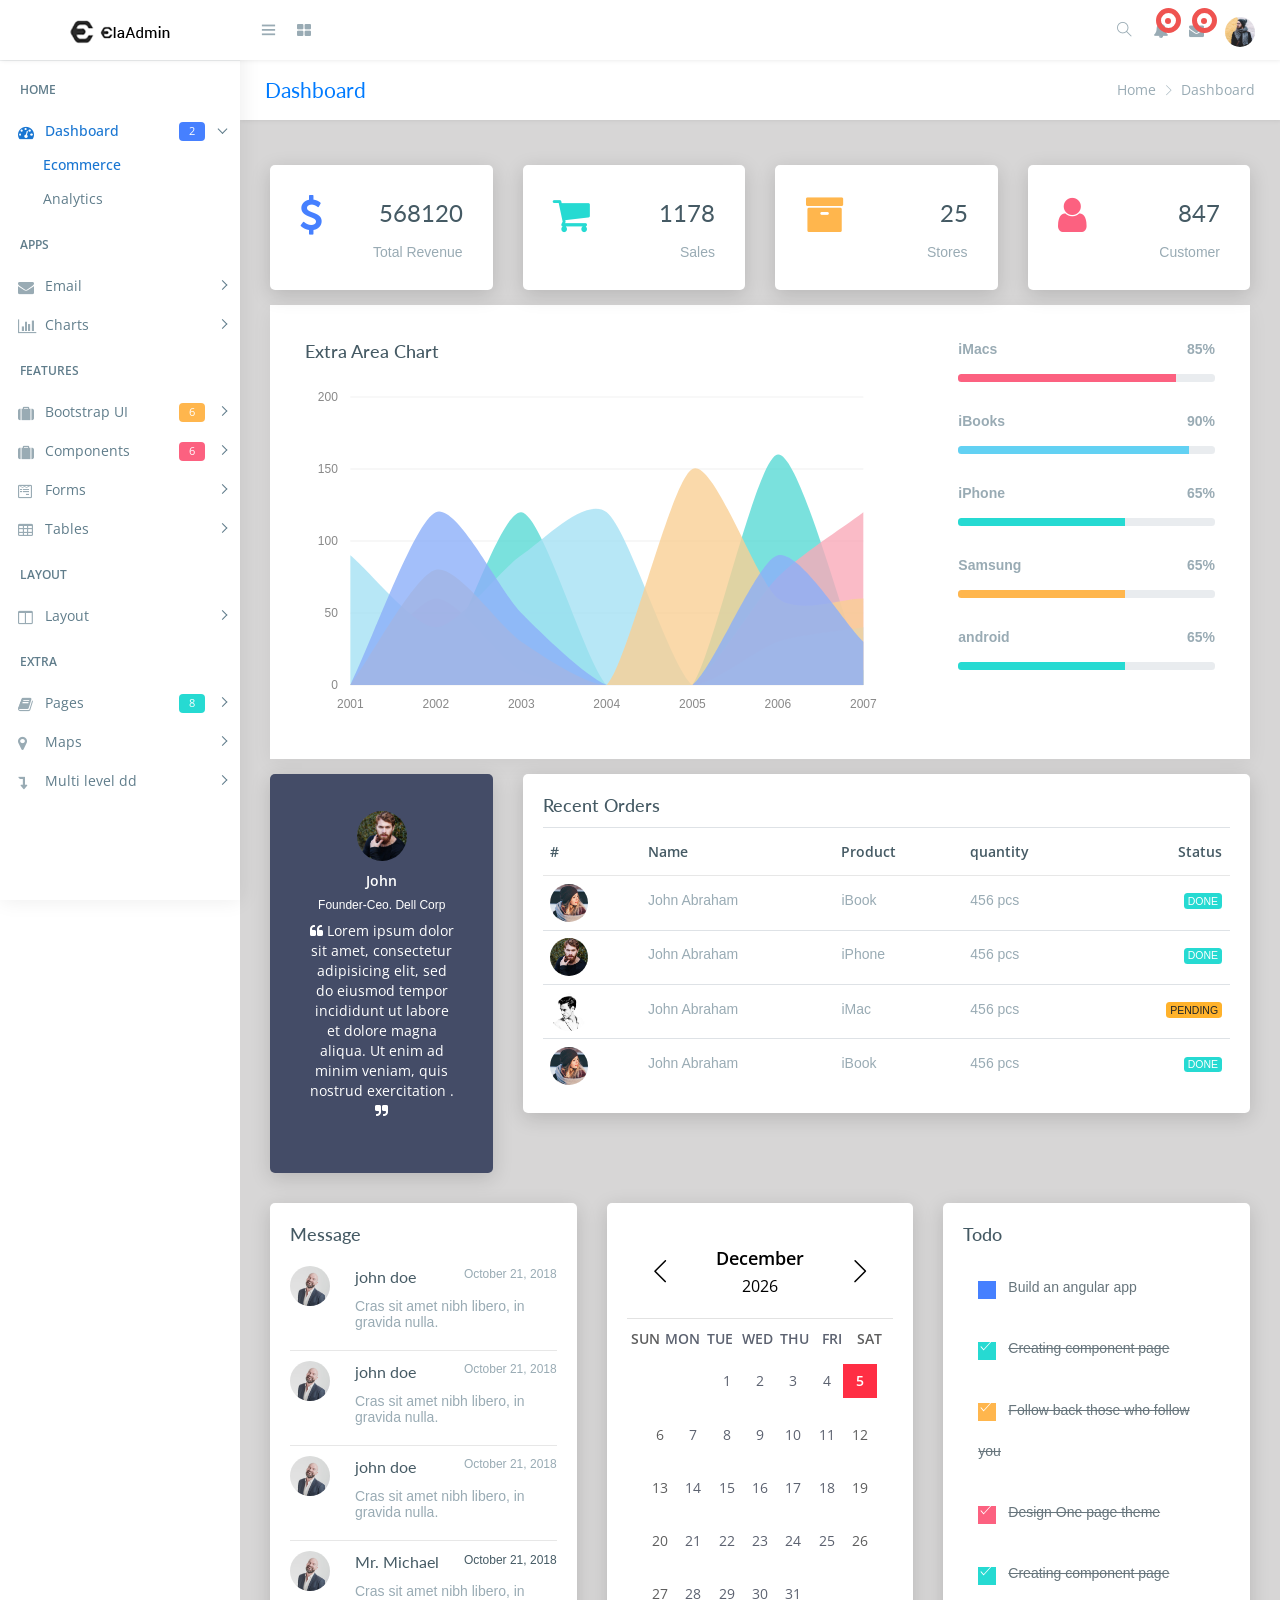
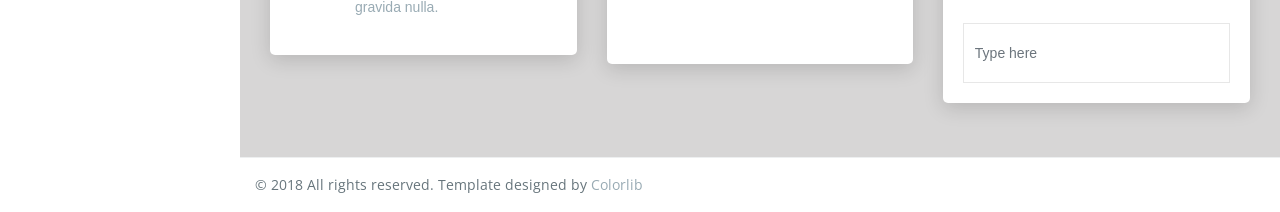
<file: plantillas/ElaAdmin/index.html>
<!DOCTYPE html>
<html lang="en">

<head>
    <meta charset="utf-8">
    <meta http-equiv="X-UA-Compatible" content="IE=edge">
    <!-- Tell the browser to be responsive to screen width -->
    <meta name="viewport" content="width=device-width, initial-scale=1">
    <meta name="description" content="">
    <meta name="author" content="">
    <!-- Favicon icon -->
    <link rel="icon" type="image/png" sizes="16x16" href="images/favicon.png">
    <title>Ela - Bootstrap Admin Dashboard Template</title>
    <!-- Bootstrap Core CSS -->
    <link href="css/lib/bootstrap/bootstrap.min.css" rel="stylesheet">
    <!-- Custom CSS -->

    <link href="css/lib/calendar2/semantic.ui.min.css" rel="stylesheet">
    <link href="css/lib/calendar2/pignose.calendar.min.css" rel="stylesheet">
    <link href="css/lib/owl.carousel.min.css" rel="stylesheet" />
    <link href="css/lib/owl.theme.default.min.css" rel="stylesheet" />
    <link href="css/helper.css" rel="stylesheet">
    <link href="css/style.css" rel="stylesheet">
    <!-- HTML5 Shim and Respond.js IE8 support of HTML5 elements and media queries -->
    <!-- WARNING: Respond.js doesn't work if you view the page via file:** -->
    <!--[if lt IE 9]>
    <script src="https:**oss.maxcdn.com/libs/html5shiv/3.7.0/html5shiv.js"></script>
    <script src="https:**oss.maxcdn.com/libs/respond.js/1.4.2/respond.min.js"></script>
<![endif]-->
</head>

<body class="fix-header fix-sidebar">
    <!-- Preloader - style you can find in spinners.css -->
    <div class="preloader">
        <svg class="circular" viewBox="25 25 50 50">
			<circle class="path" cx="50" cy="50" r="20" fill="none" stroke-width="2" stroke-miterlimit="10" /> </svg>
    </div>
    <!-- Main wrapper  -->
    <div id="main-wrapper">
        <!-- header header  -->
        <div class="header">
            <nav class="navbar top-navbar navbar-expand-md navbar-light">
                <!-- Logo -->
                <div class="navbar-header">
                    <a class="navbar-brand" href="index.html">
                        <!-- Logo icon -->
                        <b><img src="images/logo.png" alt="homepage" class="dark-logo" /></b>
                        <!--End Logo icon -->
                        <!-- Logo text -->
                        <span><img src="images/logo-text.png" alt="homepage" class="dark-logo" /></span>
                    </a>
                </div>
                <!-- End Logo -->
                <div class="navbar-collapse">
                    <!-- toggle and nav items -->
                    <ul class="navbar-nav mr-auto mt-md-0">
                        <!-- This is  -->
                        <li class="nav-item"> <a class="nav-link nav-toggler hidden-md-up text-muted  " href="javascript:void(0)"><i class="mdi mdi-menu"></i></a> </li>
                        <li class="nav-item m-l-10"> <a class="nav-link sidebartoggler hidden-sm-down text-muted  " href="javascript:void(0)"><i class="ti-menu"></i></a> </li>
                        <!-- Messages -->
                        <li class="nav-item dropdown mega-dropdown"> <a class="nav-link dropdown-toggle text-muted  " href="#" data-toggle="dropdown" aria-haspopup="true" aria-expanded="false"><i class="fa fa-th-large"></i></a>
                            <div class="dropdown-menu animated zoomIn">
                                <ul class="mega-dropdown-menu row">


                                    <li class="col-lg-3  m-b-30">
                                        <h4 class="m-b-20">CONTACT US</h4>
                                        <!-- Contact -->
                                        <form>
                                            <div class="form-group">
                                                <input type="text" class="form-control" id="exampleInputname1" placeholder="Enter Name"> </div>
                                            <div class="form-group">
                                                <input type="email" class="form-control" placeholder="Enter email"> </div>
                                            <div class="form-group">
                                                <textarea class="form-control" id="exampleTextarea" rows="3" placeholder="Message"></textarea>
                                            </div>
                                            <button type="submit" class="btn btn-info">Submit</button>
                                        </form>
                                    </li>
                                    <li class="col-lg-3 col-xlg-3 m-b-30">
                                        <h4 class="m-b-20">List style</h4>
                                        <!-- List style -->
                                        <ul class="list-style-none">
                                            <li><a href="javascript:void(0)"><i class="fa fa-check text-success"></i> This Is Another Link</a></li>
                                            <li><a href="javascript:void(0)"><i class="fa fa-check text-success"></i> This Is Another Link</a></li>
                                            <li><a href="javascript:void(0)"><i class="fa fa-check text-success"></i> This Is Another Link</a></li>
                                            <li><a href="javascript:void(0)"><i class="fa fa-check text-success"></i> This Is Another Link</a></li>
                                            <li><a href="javascript:void(0)"><i class="fa fa-check text-success"></i> This Is Another Link</a></li>
                                        </ul>
                                    </li>
                                    <li class="col-lg-3 col-xlg-3 m-b-30">
                                        <h4 class="m-b-20">List style</h4>
                                        <!-- List style -->
                                        <ul class="list-style-none">
                                            <li><a href="javascript:void(0)"><i class="fa fa-check text-success"></i> This Is Another Link</a></li>
                                            <li><a href="javascript:void(0)"><i class="fa fa-check text-success"></i> This Is Another Link</a></li>
                                            <li><a href="javascript:void(0)"><i class="fa fa-check text-success"></i> This Is Another Link</a></li>
                                            <li><a href="javascript:void(0)"><i class="fa fa-check text-success"></i> This Is Another Link</a></li>
                                            <li><a href="javascript:void(0)"><i class="fa fa-check text-success"></i> This Is Another Link</a></li>
                                        </ul>
                                    </li>
                                    <li class="col-lg-3 col-xlg-3 m-b-30">
                                        <h4 class="m-b-20">List style</h4>
                                        <!-- List style -->
                                        <ul class="list-style-none">
                                            <li><a href="javascript:void(0)"><i class="fa fa-check text-success"></i> This Is Another Link</a></li>
                                            <li><a href="javascript:void(0)"><i class="fa fa-check text-success"></i> This Is Another Link</a></li>
                                            <li><a href="javascript:void(0)"><i class="fa fa-check text-success"></i> This Is Another Link</a></li>
                                            <li><a href="javascript:void(0)"><i class="fa fa-check text-success"></i> This Is Another Link</a></li>
                                            <li><a href="javascript:void(0)"><i class="fa fa-check text-success"></i> This Is Another Link</a></li>
                                        </ul>
                                    </li>
                                </ul>
                            </div>
                        </li>
                        <!-- End Messages -->
                    </ul>
                    <!-- User profile and search -->
                    <ul class="navbar-nav my-lg-0">

                        <!-- Search -->
                        <li class="nav-item hidden-sm-down search-box"> <a class="nav-link hidden-sm-down text-muted  " href="javascript:void(0)"><i class="ti-search"></i></a>
                            <form class="app-search">
                                <input type="text" class="form-control" placeholder="Search here"> <a class="srh-btn"><i class="ti-close"></i></a> </form>
                        </li>
                        <!-- Comment -->
                        <li class="nav-item dropdown">
                            <a class="nav-link dropdown-toggle text-muted text-muted  " href="#" data-toggle="dropdown" aria-haspopup="true" aria-expanded="false"> <i class="fa fa-bell"></i>
								<div class="notify"> <span class="heartbit"></span> <span class="point"></span> </div>
							</a>
                            <div class="dropdown-menu dropdown-menu-right mailbox animated zoomIn">
                                <ul>
                                    <li>
                                        <div class="drop-title">Notifications</div>
                                    </li>
                                    <li>
                                        <div class="message-center">
                                            <!-- Message -->
                                            <a href="#">
                                                <div class="btn btn-danger btn-circle m-r-10"><i class="fa fa-link"></i></div>
                                                <div class="mail-contnet">
                                                    <h5>This is title</h5> <span class="mail-desc">Just see the my new admin!</span> <span class="time">9:30 AM</span>
                                                </div>
                                            </a>
                                            <!-- Message -->
                                            <a href="#">
                                                <div class="btn btn-success btn-circle m-r-10"><i class="ti-calendar"></i></div>
                                                <div class="mail-contnet">
                                                    <h5>This is another title</h5> <span class="mail-desc">Just a reminder that you have event</span> <span class="time">9:10 AM</span>
                                                </div>
                                            </a>
                                            <!-- Message -->
                                            <a href="#">
                                                <div class="btn btn-info btn-circle m-r-10"><i class="ti-settings"></i></div>
                                                <div class="mail-contnet">
                                                    <h5>This is title</h5> <span class="mail-desc">You can customize this template as you want</span> <span class="time">9:08 AM</span>
                                                </div>
                                            </a>
                                            <!-- Message -->
                                            <a href="#">
                                                <div class="btn btn-primary btn-circle m-r-10"><i class="ti-user"></i></div>
                                                <div class="mail-contnet">
                                                    <h5>This is another title</h5> <span class="mail-desc">Just see the my admin!</span> <span class="time">9:02 AM</span>
                                                </div>
                                            </a>
                                        </div>
                                    </li>
                                    <li>
                                        <a class="nav-link text-center" href="javascript:void(0);"> <strong>Check all notifications</strong> <i class="fa fa-angle-right"></i> </a>
                                    </li>
                                </ul>
                            </div>
                        </li>
                        <!-- End Comment -->
                        <!-- Messages -->
                        <li class="nav-item dropdown">
                            <a class="nav-link dropdown-toggle text-muted  " href="#" id="2" data-toggle="dropdown" aria-haspopup="true" aria-expanded="false"> <i class="fa fa-envelope"></i>
								<div class="notify"> <span class="heartbit"></span> <span class="point"></span> </div>
							</a>
                            <div class="dropdown-menu dropdown-menu-right mailbox animated zoomIn" aria-labelledby="2">
                                <ul>
                                    <li>
                                        <div class="drop-title">You have 4 new messages</div>
                                    </li>
                                    <li>
                                        <div class="message-center">
                                            <!-- Message -->
                                            <a href="#">
                                                <div class="user-img"> <img src="images/users/5.jpg" alt="user" class="img-circle"> <span class="profile-status online pull-right"></span> </div>
                                                <div class="mail-contnet">
                                                    <h5>Michael Qin</h5> <span class="mail-desc">Just see the my admin!</span> <span class="time">9:30 AM</span>
                                                </div>
                                            </a>
                                            <!-- Message -->
                                            <a href="#">
                                                <div class="user-img"> <img src="images/users/2.jpg" alt="user" class="img-circle"> <span class="profile-status busy pull-right"></span> </div>
                                                <div class="mail-contnet">
                                                    <h5>John Doe</h5> <span class="mail-desc">I've sung a song! See you at</span> <span class="time">9:10 AM</span>
                                                </div>
                                            </a>
                                            <!-- Message -->
                                            <a href="#">
                                                <div class="user-img"> <img src="images/users/3.jpg" alt="user" class="img-circle"> <span class="profile-status away pull-right"></span> </div>
                                                <div class="mail-contnet">
                                                    <h5>Mr. John</h5> <span class="mail-desc">I am a singer!</span> <span class="time">9:08 AM</span>
                                                </div>
                                            </a>
                                            <!-- Message -->
                                            <a href="#">
                                                <div class="user-img"> <img src="images/users/4.jpg" alt="user" class="img-circle"> <span class="profile-status offline pull-right"></span> </div>
                                                <div class="mail-contnet">
                                                    <h5>Michael Qin</h5> <span class="mail-desc">Just see the my admin!</span> <span class="time">9:02 AM</span>
                                                </div>
                                            </a>
                                        </div>
                                    </li>
                                    <li>
                                        <a class="nav-link text-center" href="javascript:void(0);"> <strong>See all e-Mails</strong> <i class="fa fa-angle-right"></i> </a>
                                    </li>
                                </ul>
                            </div>
                        </li>
                        <!-- End Messages -->
                        <!-- Profile -->
                        <li class="nav-item dropdown">
                            <a class="nav-link dropdown-toggle text-muted  " href="#" data-toggle="dropdown" aria-haspopup="true" aria-expanded="false"><img src="images/users/5.jpg" alt="user" class="profile-pic" /></a>
                            <div class="dropdown-menu dropdown-menu-right animated zoomIn">
                                <ul class="dropdown-user">
                                    <li><a href="#"><i class="ti-user"></i> Profile</a></li>
                                    <li><a href="#"><i class="ti-wallet"></i> Balance</a></li>
                                    <li><a href="#"><i class="ti-email"></i> Inbox</a></li>
                                    <li><a href="#"><i class="ti-settings"></i> Setting</a></li>
                                    <li><a href="#"><i class="fa fa-power-off"></i> Logout</a></li>
                                </ul>
                            </div>
                        </li>
                    </ul>
                </div>
            </nav>
        </div>
        <!-- End header header -->
        <!-- Left Sidebar  -->
        <div class="left-sidebar">
            <!-- Sidebar scroll-->
            <div class="scroll-sidebar">
                <!-- Sidebar navigation-->
                <nav class="sidebar-nav">
                    <ul id="sidebarnav">
                        <li class="nav-devider"></li>
                        <li class="nav-label">Home</li>
                        <li> <a class="has-arrow  " href="#" aria-expanded="false"><i class="fa fa-tachometer"></i><span class="hide-menu">Dashboard <span class="label label-rouded label-primary pull-right">2</span></span></a>
                            <ul aria-expanded="false" class="collapse">
                                <li><a href="index.html">Ecommerce </a></li>
                                <li><a href="index1.html">Analytics </a></li>
                            </ul>
                        </li>
                        <li class="nav-label">Apps</li>
                        <li> <a class="has-arrow  " href="#" aria-expanded="false"><i class="fa fa-envelope"></i><span class="hide-menu">Email</span></a>
                            <ul aria-expanded="false" class="collapse">
                                <li><a href="email-compose.html">Compose</a></li>
                                <li><a href="email-read.html">Read</a></li>
                                <li><a href="email-inbox.html">Inbox</a></li>
                            </ul>
                        </li>
                        <li> <a class="has-arrow  " href="#" aria-expanded="false"><i class="fa fa-bar-chart"></i><span class="hide-menu">Charts</span></a>
                            <ul aria-expanded="false" class="collapse">
                                <li><a href="chart-flot.html">Flot</a></li>
                                <li><a href="chart-morris.html">Morris</a></li>
                                <li><a href="chart-chartjs.html">ChartJs</a></li>
                                <li><a href="chart-chartist.html">Chartist </a></li>
                                <li><a href="chart-amchart.html">AmChart</a></li>
                                <li><a href="chart-echart.html">EChart</a></li>
                                <li><a href="chart-sparkline.html">Sparkline</a></li>
                                <li><a href="chart-peity.html">Peity</a></li>
                            </ul>
                        </li>
                        <li class="nav-label">Features</li>
                        <li> <a class="has-arrow  " href="#" aria-expanded="false"><i class="fa fa-suitcase"></i><span class="hide-menu">Bootstrap UI <span class="label label-rouded label-warning pull-right">6</span></span></a>
                            <ul aria-expanded="false" class="collapse">
                                <li><a href="ui-alert.html">Alert</a></li>
                                <li><a href="ui-button.html">Button</a></li>
                                <li><a href="ui-dropdown.html">Dropdown</a></li>
                                <li><a href="ui-progressbar.html">Progressbar</a></li>
                                <li><a href="ui-tab.html">Tab</a></li>
                                <li><a href="ui-typography.html">Typography</a></li>
                            </ul>
                        </li>
						<li> <a class="has-arrow  " href="#" aria-expanded="false"><i class="fa fa-suitcase"></i><span class="hide-menu">Components <span class="label label-rouded label-danger pull-right">6</span></span></a>
                            <ul aria-expanded="false" class="collapse">
                                <li><a href="uc-calender.html">Calender</a></li>
                                <li><a href="uc-datamap.html">Datamap</a></li>
                                <li><a href="uc-nestedable.html">Nestedable</a></li>
                                <li><a href="uc-sweetalert.html">Sweetalert</a></li>
                                <li><a href="uc-toastr.html">Toastr</a></li>
                                <li><a href="uc-weather.html">Weather</a></li>
                            </ul>
                        </li>
                        <li> <a class="has-arrow  " href="#" aria-expanded="false"><i class="fa fa-wpforms"></i><span class="hide-menu">Forms</span></a>
                            <ul aria-expanded="false" class="collapse">
                                <li><a href="form-basic.html">Basic Forms</a></li>
                                <li><a href="form-layout.html">Form Layout</a></li>
                                <li><a href="form-validation.html">Form Validation</a></li>
                                <li><a href="form-editor.html">Editor</a></li>
                                <li><a href="form-dropzone.html">Dropzone</a></li>
                            </ul>
                        </li>
                        <li> <a class="has-arrow  " href="#" aria-expanded="false"><i class="fa fa-table"></i><span class="hide-menu">Tables</span></a>
                            <ul aria-expanded="false" class="collapse">
                                <li><a href="table-bootstrap.html">Basic Tables</a></li>
                                <li><a href="table-datatable.html">Data Tables</a></li>
                            </ul>
                        </li>
                        <li class="nav-label">Layout</li>
                        <li> <a class="has-arrow  " href="#" aria-expanded="false"><i class="fa fa-columns"></i><span class="hide-menu">Layout</span></a>
                            <ul aria-expanded="false" class="collapse">
                                <li><a href="layout-blank.html">Blank</a></li>
                                <li><a href="layout-boxed.html">Boxed</a></li>
                                <li><a href="layout-fix-header.html">Fix Header</a></li>
                                <li><a href="layout-fix-sidebar.html">Fix Sidebar</a></li>
                            </ul>
                        </li>
                        <li class="nav-label">EXTRA</li>
                        <li> <a class="has-arrow  " href="#" aria-expanded="false"><i class="fa fa-book"></i><span class="hide-menu">Pages <span class="label label-rouded label-success pull-right">8</span></span></a>
                            <ul aria-expanded="false" class="collapse">

                                <li><a href="#" class="has-arrow">Authentication <span class="label label-rounded label-success">6</span></a>
                                    <ul aria-expanded="false" class="collapse">
                                        <li><a href="page-login.html">Login</a></li>
                                        <li><a href="page-register.html">Register</a></li>
                                        <li><a href="page-invoice.html">Invoice</a></li>
                                    </ul>
                                </li>
                                <li><a href="#" class="has-arrow">Error Pages</a>
                                    <ul aria-expanded="false" class="collapse">
                                        <li><a href="page-error-400.html">400</a></li>
                                        <li><a href="page-error-403.html">403</a></li>
                                        <li><a href="page-error-404.html">404</a></li>
                                        <li><a href="page-error-500.html">500</a></li>
                                        <li><a href="page-error-503.html">503</a></li>
                                    </ul>
                                </li>
                            </ul>
                        </li>
                        <li> <a class="has-arrow  " href="#" aria-expanded="false"><i class="fa fa-map-marker"></i><span class="hide-menu">Maps</span></a>
                            <ul aria-expanded="false" class="collapse">
                                <li><a href="map-google.html">Google</a></li>
                                <li><a href="map-vector.html">Vector</a></li>
                            </ul>
                        </li>
                        <li> <a class="has-arrow  " href="#" aria-expanded="false"><i class="fa fa-level-down"></i><span class="hide-menu">Multi level dd</span></a>
                            <ul aria-expanded="false" class="collapse">
                                <li><a href="#">item 1.1</a></li>
                                <li><a href="#">item 1.2</a></li>
                                <li> <a class="has-arrow" href="#" aria-expanded="false">Menu 1.3</a>
                                    <ul aria-expanded="false" class="collapse">
                                        <li><a href="#">item 1.3.1</a></li>
                                        <li><a href="#">item 1.3.2</a></li>
                                        <li><a href="#">item 1.3.3</a></li>
                                        <li><a href="#">item 1.3.4</a></li>
                                    </ul>
                                </li>
                                <li><a href="#">item 1.4</a></li>
                            </ul>
                        </li>
                    </ul>
                </nav>
                <!-- End Sidebar navigation -->
            </div>
            <!-- End Sidebar scroll-->
        </div>
        <!-- End Left Sidebar  -->
        <!-- Page wrapper  -->
        <div class="page-wrapper">
            <!-- Bread crumb -->
            <div class="row page-titles">
                <div class="col-md-5 align-self-center">
                    <h3 class="text-primary">Dashboard</h3> </div>
                <div class="col-md-7 align-self-center">
                    <ol class="breadcrumb">
                        <li class="breadcrumb-item"><a href="javascript:void(0)">Home</a></li>
                        <li class="breadcrumb-item active">Dashboard</li>
                    </ol>
                </div>
            </div>
            <!-- End Bread crumb -->
            <!-- Container fluid  -->
            <div class="container-fluid">
                <!-- Start Page Content -->
                <div class="row">
                    <div class="col-md-3">
                        <div class="card p-30">
                            <div class="media">
                                <div class="media-left meida media-middle">
                                    <span><i class="fa fa-usd f-s-40 color-primary"></i></span>
                                </div>
                                <div class="media-body media-text-right">
                                    <h2>568120</h2>
                                    <p class="m-b-0">Total Revenue</p>
                                </div>
                            </div>
                        </div>
                    </div>
                    <div class="col-md-3">
                        <div class="card p-30">
                            <div class="media">
                                <div class="media-left meida media-middle">
                                    <span><i class="fa fa-shopping-cart f-s-40 color-success"></i></span>
                                </div>
                                <div class="media-body media-text-right">
                                    <h2>1178</h2>
                                    <p class="m-b-0">Sales</p>
                                </div>
                            </div>
                        </div>
                    </div>
                    <div class="col-md-3">
                        <div class="card p-30">
                            <div class="media">
                                <div class="media-left meida media-middle">
                                    <span><i class="fa fa-archive f-s-40 color-warning"></i></span>
                                </div>
                                <div class="media-body media-text-right">
                                    <h2>25</h2>
                                    <p class="m-b-0">Stores</p>
                                </div>
                            </div>
                        </div>
                    </div>
                    <div class="col-md-3">
                        <div class="card p-30">
                            <div class="media">
                                <div class="media-left meida media-middle">
                                    <span><i class="fa fa-user f-s-40 color-danger"></i></span>
                                </div>
                                <div class="media-body media-text-right">
                                    <h2>847</h2>
                                    <p class="m-b-0">Customer</p>
                                </div>
                            </div>
                        </div>
                    </div>
                </div>

                <div class="row bg-white m-l-0 m-r-0 box-shadow ">

                    <!-- column -->
                    <div class="col-lg-8">
                        <div class="card">
                            <div class="card-body">
                                <h4 class="card-title">Extra Area Chart</h4>
                                <div id="extra-area-chart"></div>
                            </div>
                        </div>
                    </div>
                    <!-- column -->

                    <!-- column -->
                    <div class="col-lg-4">
                        <div class="card">
                            <div class="card-body browser">
                                <p class="f-w-600">iMacs <span class="pull-right">85%</span></p>
                                <div class="progress ">
                                    <div role="progressbar" style="width: 85%; height:8px;" class="progress-bar bg-danger wow animated progress-animated"> <span class="sr-only">60% Complete</span> </div>
                                </div>

                                <p class="m-t-30 f-w-600">iBooks<span class="pull-right">90%</span></p>
                                <div class="progress">
                                    <div role="progressbar" style="width: 90%; height:8px;" class="progress-bar bg-info wow animated progress-animated"> <span class="sr-only">60% Complete</span> </div>
                                </div>

                                <p class="m-t-30 f-w-600">iPhone<span class="pull-right">65%</span></p>
                                <div class="progress">
                                    <div role="progressbar" style="width: 65%; height:8px;" class="progress-bar bg-success wow animated progress-animated"> <span class="sr-only">60% Complete</span> </div>
                                </div>

                                <p class="m-t-30 f-w-600">Samsung<span class="pull-right">65%</span></p>
                                <div class="progress">
                                    <div role="progressbar" style="width: 65%; height:8px;" class="progress-bar bg-warning wow animated progress-animated"> <span class="sr-only">60% Complete</span> </div>
                                </div>

								<p class="m-t-30 f-w-600">android<span class="pull-right">65%</span></p>
                                <div class="progress m-b-30">
                                    <div role="progressbar" style="width: 65%; height:8px;" class="progress-bar bg-success wow animated progress-animated"> <span class="sr-only">60% Complete</span> </div>
                                </div>
                            </div>
                        </div>
                    </div>
                    <!-- column -->
                </div>
                <div class="row">
					<div class="col-lg-3">
                        <div class="card bg-dark">
                            <div class="testimonial-widget-one p-17">
                                <div class="testimonial-widget-one owl-carousel owl-theme">
                                    <div class="item">
                                        <div class="testimonial-content">
                                            <img class="testimonial-author-img" src="images/avatar/2.jpg" alt="" />
                                            <div class="testimonial-author">John</div>
                                            <div class="testimonial-author-position">Founder-Ceo. Dell Corp</div>

                                            <div class="testimonial-text">
                                                <i class="fa fa-quote-left"></i>  Lorem ipsum dolor sit amet, consectetur adipisicing elit, sed do eiusmod tempor incididunt ut labore et dolore magna aliqua. Ut enim ad minim veniam, quis nostrud exercitation .
                                                <i class="fa fa-quote-right"></i>
                                            </div>
                                        </div>
                                    </div>
                                    <div class="item">
                                        <div class="testimonial-content">
                                            <img class="testimonial-author-img" src="images/avatar/3.jpg" alt="" />
                                            <div class="testimonial-author">Abraham</div>
                                            <div class="testimonial-author-position">Founder-Ceo. Dell Corp</div>

                                            <div class="testimonial-text">
                                                <i class="fa fa-quote-left"></i>  Lorem ipsum dolor sit amet, consectetur adipisicing elit, sed do eiusmod tempor incididunt ut labore et dolore magna aliqua. Ut enim ad minim veniam, quis nostrud exercitation .
                                                <i class="fa fa-quote-right"></i>
                                            </div>
                                        </div>
                                    </div>
                                    <div class="item">
                                        <div class="testimonial-content">
                                            <img class="testimonial-author-img" src="images/avatar/1.jpg" alt="" />
                                            <div class="testimonial-author">Lincoln</div>
                                            <div class="testimonial-author-position">Founder-Ceo. Dell Corp</div>

                                            <div class="testimonial-text">
                                                <i class="fa fa-quote-left"></i>  Lorem ipsum dolor sit amet, consectetur adipisicing elit, sed do eiusmod tempor incididunt ut labore et dolore magna aliqua. Ut enim ad minim veniam, quis nostrud exercitation .
                                                <i class="fa fa-quote-right"></i>
                                            </div>
                                        </div>
                                    </div>
                                    <div class="item">
                                        <div class="testimonial-content">
                                            <img class="testimonial-author-img" src="images/avatar/4.jpg" alt="" />
                                            <div class="testimonial-author">TYRION LANNISTER</div>
                                            <div class="testimonial-author-position">Founder-Ceo. Dell Corp</div>

                                           <div class="testimonial-text">
                                                <i class="fa fa-quote-left"></i>  Lorem ipsum dolor sit amet, consectetur adipisicing elit, sed do eiusmod tempor incididunt ut labore et dolore magna aliqua. Ut enim ad minim veniam, quis nostrud exercitation .
                                                <i class="fa fa-quote-right"></i>
                                            </div>
                                        </div>
                                    </div>
                                    <div class="item">
                                        <div class="testimonial-content">
                                            <img class="testimonial-author-img" src="images/avatar/5.jpg" alt="" />
                                            <div class="testimonial-author">TYRION LANNISTER</div>
                                            <div class="testimonial-author-position">Founder-Ceo. Dell Corp</div>

                                            <div class="testimonial-text">
                                                <i class="fa fa-quote-left"></i>  Lorem ipsum dolor sit amet, consectetur adipisicing elit, sed do eiusmod tempor incididunt ut labore et dolore magna aliqua. Ut enim ad minim veniam, quis nostrud exercitation .
                                                <i class="fa fa-quote-right"></i>
                                            </div>
                                        </div>
                                    </div>
                                    <div class="item">
                                        <div class="testimonial-content">
                                            <img class="testimonial-author-img" src="images/avatar/6.jpg" alt="" />
                                            <div class="testimonial-author">TYRION LANNISTER</div>
                                            <div class="testimonial-author-position">Founder-Ceo. Dell Corp</div>

                                            <div class="testimonial-text">
                                                <i class="fa fa-quote-left"></i>  Lorem ipsum dolor sit amet, consectetur adipisicing elit, sed do eiusmod tempor incididunt ut labore et dolore magna aliqua. Ut enim ad minim veniam, quis nostrud exercitation .
                                                <i class="fa fa-quote-right"></i>
                                            </div>
                                        </div>
                                    </div>
                                </div>
                            </div>
                        </div>
                    </div>
                    <div class="col-lg-9">
                        <div class="card">
                            <div class="card-title">
                                <h4>Recent Orders </h4>
                            </div>
                            <div class="card-body">
                                <div class="table-responsive">
                                    <table class="table">
                                        <thead>
                                            <tr>
                                                <th>#</th>
                                                <th>Name</th>
                                                <th>Product</th>
                                                <th>quantity</th>
                                                <th>Status</th>
                                            </tr>
                                        </thead>
                                        <tbody>

                                            <tr>
                                                <td>
                                                    <div class="round-img">
                                                        <a href=""><img src="images/avatar/4.jpg" alt=""></a>
                                                    </div>
                                                </td>
                                                <td>John Abraham</td>
                                                <td><span>iBook</span></td>
                                                <td><span>456 pcs</span></td>
                                                <td><span class="badge badge-success">Done</span></td>
                                            </tr>
                                            <tr>
                                                <td>
                                                    <div class="round-img">
                                                        <a href=""><img src="images/avatar/2.jpg" alt=""></a>
                                                    </div>
                                                </td>
                                                <td>John Abraham</td>
                                                <td><span>iPhone</span></td>
                                                <td><span>456 pcs</span></td>
                                                <td><span class="badge badge-success">Done</span></td>
                                            </tr>
                                            <tr>
                                                <td>
                                                    <div class="round-img">
                                                        <a href=""><img src="images/avatar/3.jpg" alt=""></a>
                                                    </div>
                                                </td>
                                                <td>John Abraham</td>
                                                <td><span>iMac</span></td>
                                                <td><span>456 pcs</span></td>
                                                <td><span class="badge badge-warning">Pending</span></td>
                                            </tr>
                                            <tr>
                                                <td>
                                                    <div class="round-img">
                                                        <a href=""><img src="images/avatar/4.jpg" alt=""></a>
                                                    </div>
                                                </td>
                                                <td>John Abraham</td>
                                                <td><span>iBook</span></td>
                                                <td><span>456 pcs</span></td>
                                                <td><span class="badge badge-success">Done</span></td>
                                            </tr>
                                        </tbody>
                                    </table>
                                </div>
                            </div>
                        </div>
                    </div>
                </div>


                <div class="row">
					<div class="col-lg-8">
						<div class="row">
						<div class="col-lg-6">
							<div class="card">
								<div class="card-title">
									<h4>Message </h4>
								</div>
								<div class="recent-comment">
									<div class="media">
										<div class="media-left">
											<a href="#"><img alt="..." src="images/avatar/1.jpg" class="media-object"></a>
										</div>
										<div class="media-body">
											<h4 class="media-heading">john doe</h4>
											<p>Cras sit amet nibh libero, in gravida nulla. </p>
											<p class="comment-date">October 21, 2018</p>
										</div>
									</div>
									<div class="media">
										<div class="media-left">
											<a href="#"><img alt="..." src="images/avatar/1.jpg" class="media-object"></a>
										</div>
										<div class="media-body">
											<h4 class="media-heading">john doe</h4>
											<p>Cras sit amet nibh libero, in gravida nulla. </p>
											<p class="comment-date">October 21, 2018</p>
										</div>
									</div>

									<div class="media">
										<div class="media-left">
											<a href="#"><img alt="..." src="images/avatar/1.jpg" class="media-object"></a>
										</div>
										<div class="media-body">
											<h4 class="media-heading">john doe</h4>
											<p>Cras sit amet nibh libero, in gravida nulla. </p>
											<p class="comment-date">October 21, 2018</p>
										</div>
									</div>

									<div class="media no-border">
										<div class="media-left">
											<a href="#"><img alt="..." src="images/avatar/1.jpg" class="media-object"></a>
										</div>
										<div class="media-body">
											<h4 class="media-heading">Mr. Michael</h4>
											<p>Cras sit amet nibh libero, in gravida nulla. </p>
											<div class="comment-date">October 21, 2018</div>
										</div>
									</div>
								</div>
							</div>
							<!-- /# card -->
						</div>
						<!-- /# column -->
						<div class="col-lg-6">
							<div class="card">
								<div class="card-body">
									<div class="year-calendar"></div>
								</div>
							</div>
						</div>


						</div>
					</div>

				    <div class="col-lg-4">
                        <div class="card">
                            <div class="card-body">
                                <h4 class="card-title">Todo</h4>
                                <div class="card-content">
                                    <div class="todo-list">
                                        <div class="tdl-holder">
                                            <div class="tdl-content">
                                                <ul>
                                                    <li>
                                                        <label>
															<input type="checkbox"><i class="bg-primary"></i><span>Build an angular app</span>
															<a href='#' class="ti-close"></a>
														</label>
                                                    </li>
                                                    <li>
                                                        <label>
															<input type="checkbox" checked><i class="bg-success"></i><span>Creating component page</span>
															<a href='#' class="ti-close"></a>
														</label>
                                                    </li>
                                                    <li>
                                                        <label>
															<input type="checkbox" checked><i class="bg-warning"></i><span>Follow back those who follow you</span>
															<a href='#' class="ti-close"></a>
														</label>
                                                    </li>
                                                    <li>
                                                        <label>
															<input type="checkbox" checked><i class="bg-danger"></i><span>Design One page theme</span>
															<a href='#' class="ti-close"></a>
														</label>
                                                    </li>

                                                    <li>
                                                        <label>
															<input type="checkbox" checked><i class="bg-success"></i><span>Creating component page</span>
															<a href='#' class="ti-close"></a>
														</label>
                                                    </li>
                                                </ul>
                                            </div>
                                            <input type="text" class="tdl-new form-control" placeholder="Type here">
                                        </div>
                                    </div>
                                </div>
                            </div>
                        </div>
                    </div>

                </div>


                <!-- End PAge Content -->
            </div>
            <!-- End Container fluid  -->
            <!-- footer -->
            <footer class="footer"> © 2018 All rights reserved. Template designed by <a href="https://colorlib.com">Colorlib</a></footer>
            <!-- End footer -->
        </div>
        <!-- End Page wrapper  -->
    </div>
    <!-- End Wrapper -->
    <!-- All Jquery -->
    <script src="js/lib/jquery/jquery.min.js"></script>
    <!-- Bootstrap tether Core JavaScript -->
    <script src="js/lib/bootstrap/js/popper.min.js"></script>
    <script src="js/lib/bootstrap/js/bootstrap.min.js"></script>
    <!-- slimscrollbar scrollbar JavaScript -->
    <script src="js/jquery.slimscroll.js"></script>
    <!--Menu sidebar -->
    <script src="js/sidebarmenu.js"></script>
    <!--stickey kit -->
    <script src="js/lib/sticky-kit-master/dist/sticky-kit.min.js"></script>
    <!--Custom JavaScript -->


    <!-- Amchart -->
     <script src="js/lib/morris-chart/raphael-min.js"></script>
    <script src="js/lib/morris-chart/morris.js"></script>
    <script src="js/lib/morris-chart/dashboard1-init.js"></script>


	<script src="js/lib/calendar-2/moment.latest.min.js"></script>
    <!-- scripit init-->
    <script src="js/lib/calendar-2/semantic.ui.min.js"></script>
    <!-- scripit init-->
    <script src="js/lib/calendar-2/prism.min.js"></script>
    <!-- scripit init-->
    <script src="js/lib/calendar-2/pignose.calendar.min.js"></script>
    <!-- scripit init-->
    <script src="js/lib/calendar-2/pignose.init.js"></script>

    <script src="js/lib/owl-carousel/owl.carousel.min.js"></script>
    <script src="js/lib/owl-carousel/owl.carousel-init.js"></script>

    <!-- scripit init-->

    <script src="js/scripts.js"></script>

</body>

</html>
</file>
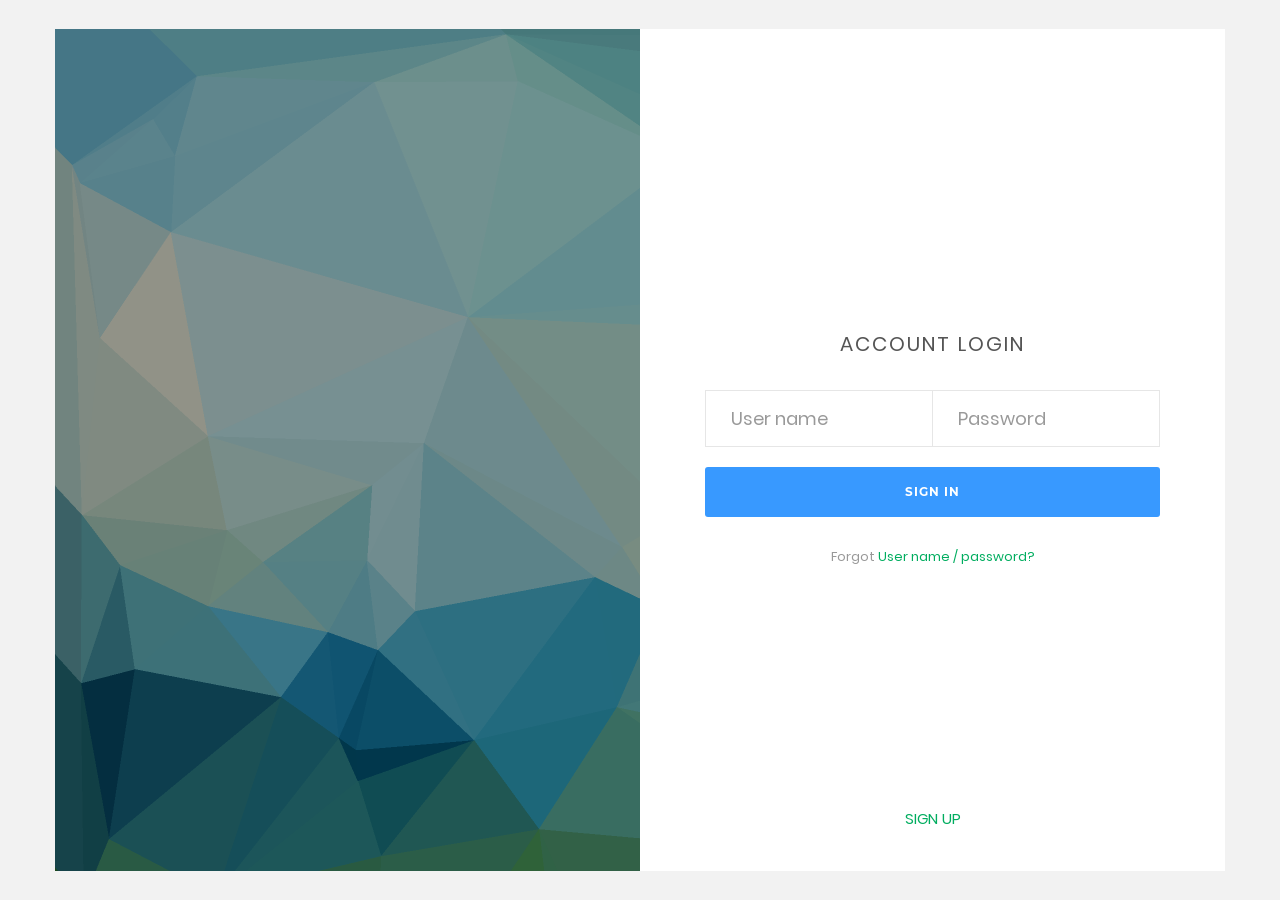
<file: plantillas/Login_v17/index.html>
<!DOCTYPE html>
<html lang="en">
<head>
	<title>Login V17</title>
	<meta charset="UTF-8">
	<meta name="viewport" content="width=device-width, initial-scale=1">
<!--===============================================================================================-->	
	<link rel="icon" type="image/png" href="images/icons/favicon.ico"/>
<!--===============================================================================================-->
	<link rel="stylesheet" type="text/css" href="vendor/bootstrap/css/bootstrap.min.css">
<!--===============================================================================================-->
	<link rel="stylesheet" type="text/css" href="fonts/font-awesome-4.7.0/css/font-awesome.min.css">
<!--===============================================================================================-->
	<link rel="stylesheet" type="text/css" href="fonts/Linearicons-Free-v1.0.0/icon-font.min.css">
<!--===============================================================================================-->
	<link rel="stylesheet" type="text/css" href="vendor/animate/animate.css">
<!--===============================================================================================-->	
	<link rel="stylesheet" type="text/css" href="vendor/css-hamburgers/hamburgers.min.css">
<!--===============================================================================================-->
	<link rel="stylesheet" type="text/css" href="vendor/animsition/css/animsition.min.css">
<!--===============================================================================================-->
	<link rel="stylesheet" type="text/css" href="vendor/select2/select2.min.css">
<!--===============================================================================================-->	
	<link rel="stylesheet" type="text/css" href="vendor/daterangepicker/daterangepicker.css">
<!--===============================================================================================-->
	<link rel="stylesheet" type="text/css" href="css/util.css">
	<link rel="stylesheet" type="text/css" href="css/main.css">
<!--===============================================================================================-->
</head>
<body>
	
	<div class="limiter">
		<div class="container-login100">
			<div class="wrap-login100">
				<form class="login100-form validate-form">
					<span class="login100-form-title p-b-34">
						Account Login
					</span>
					
					<div class="wrap-input100 rs1-wrap-input100 validate-input m-b-20" data-validate="Type user name">
						<input id="first-name" class="input100" type="text" name="username" placeholder="User name">
						<span class="focus-input100"></span>
					</div>
					<div class="wrap-input100 rs2-wrap-input100 validate-input m-b-20" data-validate="Type password">
						<input class="input100" type="password" name="pass" placeholder="Password">
						<span class="focus-input100"></span>
					</div>
					
					<div class="container-login100-form-btn">
						<button class="login100-form-btn">
							Sign in
						</button>
					</div>

					<div class="w-full text-center p-t-27 p-b-239">
						<span class="txt1">
							Forgot
						</span>

						<a href="#" class="txt2">
							User name / password?
						</a>
					</div>

					<div class="w-full text-center">
						<a href="#" class="txt3">
							Sign Up
						</a>
					</div>
				</form>

				<div class="login100-more" style="background-image: url('images/bg-01.jpg');"></div>
			</div>
		</div>
	</div>
	
	

	<div id="dropDownSelect1"></div>
	
<!--===============================================================================================-->
	<script src="vendor/jquery/jquery-3.2.1.min.js"></script>
<!--===============================================================================================-->
	<script src="vendor/animsition/js/animsition.min.js"></script>
<!--===============================================================================================-->
	<script src="vendor/bootstrap/js/popper.js"></script>
	<script src="vendor/bootstrap/js/bootstrap.min.js"></script>
<!--===============================================================================================-->
	<script src="vendor/select2/select2.min.js"></script>
	<script>
		$(".selection-2").select2({
			minimumResultsForSearch: 20,
			dropdownParent: $('#dropDownSelect1')
		});
	</script>
<!--===============================================================================================-->
	<script src="vendor/daterangepicker/moment.min.js"></script>
	<script src="vendor/daterangepicker/daterangepicker.js"></script>
<!--===============================================================================================-->
	<script src="vendor/countdowntime/countdowntime.js"></script>
<!--===============================================================================================-->
	<script src="js/main.js"></script>

</body>
</html>
</file>
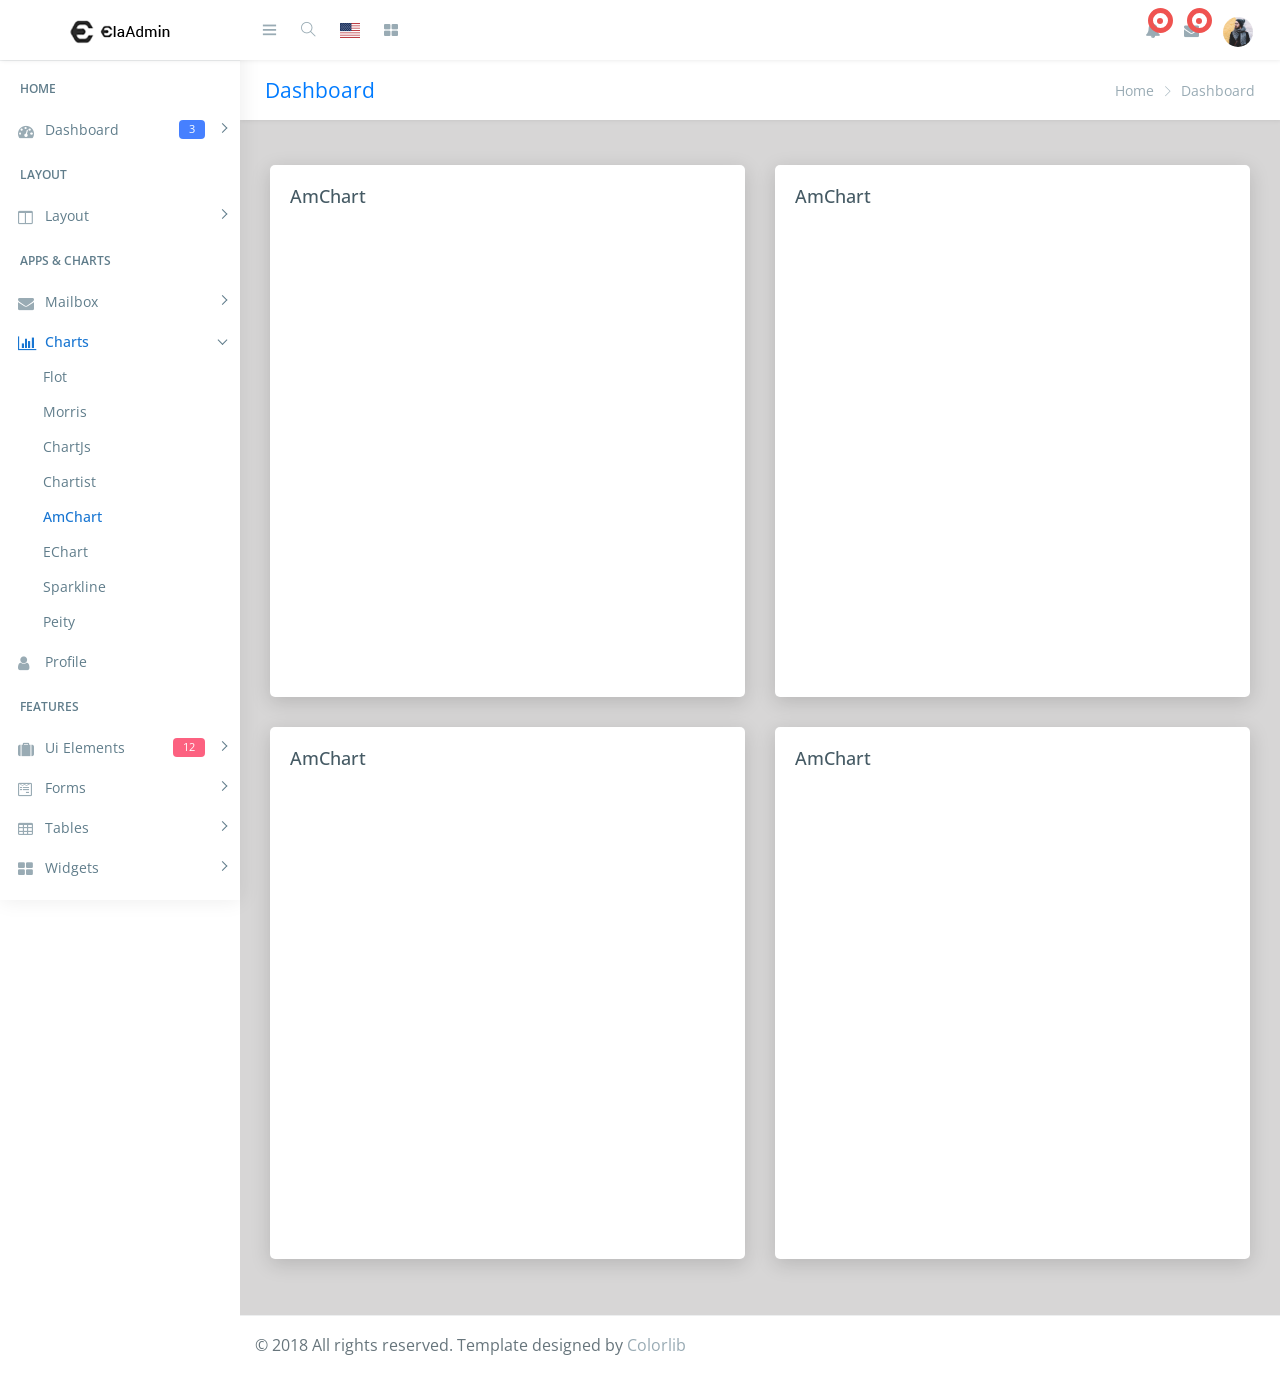
<file: plantillas/ElaAdmin/chart-amchart.html>
<!DOCTYPE html>
<html lang="en">

<head>
    <meta charset="utf-8">
    <meta http-equiv="X-UA-Compatible" content="IE=edge">
    <!-- Tell the browser to be responsive to screen width -->
    <meta name="viewport" content="width=device-width, initial-scale=1">
    <meta name="description" content="">
    <meta name="author" content="">
    <!-- Favicon icon -->
    <link rel="icon" type="image/png" sizes="16x16" href="images/favicon.png">
    <title>Ela - Bootstrap Admin Dashboard Template</title>
    <link href="css/lib/amchart/export.css" rel="stylesheet">
    <!-- Bootstrap Core CSS -->
    <link href="css/lib/bootstrap/bootstrap.min.css" rel="stylesheet">
    <!-- Custom CSS -->
    <link href="css/helper.css" rel="stylesheet">
    <link href="css/style.css" rel="stylesheet">
    <!-- HTML5 Shim and Respond.js IE8 support of HTML5 elements and media queries -->
    <!-- WARNING: Respond.js doesn't work if you view the page via file:** -->
    <!--[if lt IE 9]>
    <script src="https:**oss.maxcdn.com/libs/html5shiv/3.7.0/html5shiv.js"></script>
    <script src="https:**oss.maxcdn.com/libs/respond.js/1.4.2/respond.min.js"></script>
<![endif]-->
</head>

<body class="fix-header fix-sidebar">
    <!-- Preloader - style you can find in spinners.css -->
    <div class="preloader">
        <svg class="circular" viewBox="25 25 50 50">
			<circle class="path" cx="50" cy="50" r="20" fill="none" stroke-width="2" stroke-miterlimit="10" /> </svg>
    </div>
    <!-- Main wrapper  -->
    <div id="main-wrapper">
        <div class="header">
            <nav class="navbar top-navbar navbar-expand-md navbar-light">
                <!-- Logo -->
                <div class="navbar-header">
                    <a class="navbar-brand" href="index.html">
                        <!-- Logo icon -->
                        <b><img src="images/logo.png" alt="homepage" class="dark-logo" /></b>
                        <!--End Logo icon -->
                        <!-- Logo text -->
                        <span><img src="images/logo-text.png" alt="homepage" class="dark-logo" /></span>
                    </a>
                </div>
                <!-- End Logo -->
                <div class="navbar-collapse">
                    <!-- toggle and nav items -->
                    <ul class="navbar-nav mr-auto mt-md-0">
                        <!-- This is  -->
                        <li class="nav-item"> <a class="nav-link nav-toggler hidden-md-up text-muted  " href="javascript:void(0)"><i class="mdi mdi-menu"></i></a> </li>
                        <li class="nav-item m-l-10"> <a class="nav-link sidebartoggler hidden-sm-down text-muted  " href="javascript:void(0)"><i class="ti-menu"></i></a> </li>
                        <!-- Search -->
                        <li class="nav-item hidden-sm-down search-box"> <a class="nav-link hidden-sm-down text-muted  " href="javascript:void(0)"><i class="ti-search"></i></a>
                            <form class="app-search">
                                <input type="text" class="form-control" placeholder="Search here"> <a class="srh-btn"><i class="ti-close"></i></a> </form>
                        </li>
                        <!-- Language -->
                        <li class="nav-item dropdown">
                            <a class="nav-link dropdown-toggle text-muted  " href="#" data-toggle="dropdown" aria-haspopup="true" aria-expanded="false"> <i class="flag-icon flag-icon-us"></i></a>
                            <div class="dropdown-menu animated zoomIn">
                                <a class="dropdown-item" href="#"><i class="flag-icon flag-icon-ca"></i> Canada</a>
                                <a class="dropdown-item" href="#"><i class="flag-icon flag-icon-fr"></i> French</a>
                                <a class="dropdown-item" href="#"><i class="flag-icon flag-icon-cn"></i> China</a>
                                <a class="dropdown-item" href="#"><i class="flag-icon flag-icon-de"></i> Dutch</a>
                            </div>
                        </li>
                        <!-- Messages -->
                        <li class="nav-item dropdown mega-dropdown"> <a class="nav-link dropdown-toggle text-muted  " href="#" data-toggle="dropdown" aria-haspopup="true" aria-expanded="false"><i class="fa fa-th-large"></i></a>
                            <div class="dropdown-menu animated zoomIn">
                                <ul class="mega-dropdown-menu row">


                                    <li class="col-lg-3  m-b-30">
                                        <h4 class="m-b-20">CONTACT US</h4>
                                        <!-- Contact -->
                                        <form>
                                            <div class="form-group">
                                                <input type="text" class="form-control" id="exampleInputname1" placeholder="Enter Name"> </div>
                                            <div class="form-group">
                                                <input type="email" class="form-control" placeholder="Enter email"> </div>
                                            <div class="form-group">
                                                <textarea class="form-control" id="exampleTextarea" rows="3" placeholder="Message"></textarea>
                                            </div>
                                            <button type="submit" class="btn btn-info">Submit</button>
                                        </form>
                                    </li>
                                    <li class="col-lg-3 col-xlg-3 m-b-30">
                                        <h4 class="m-b-20">List style</h4>
                                        <!-- List style -->
                                        <ul class="list-style-none">
                                            <li><a href="javascript:void(0)"><i class="fa fa-check text-success"></i> This Is Another Link</a></li>
                                            <li><a href="javascript:void(0)"><i class="fa fa-check text-success"></i> This Is Another Link</a></li>
                                            <li><a href="javascript:void(0)"><i class="fa fa-check text-success"></i> This Is Another Link</a></li>
                                            <li><a href="javascript:void(0)"><i class="fa fa-check text-success"></i> This Is Another Link</a></li>
                                            <li><a href="javascript:void(0)"><i class="fa fa-check text-success"></i> This Is Another Link</a></li>
                                        </ul>
                                    </li>
                                    <li class="col-lg-3 col-xlg-3 m-b-30">
                                        <h4 class="m-b-20">List style</h4>
                                        <!-- List style -->
                                        <ul class="list-style-none">
                                            <li><a href="javascript:void(0)"><i class="fa fa-check text-success"></i> This Is Another Link</a></li>
                                            <li><a href="javascript:void(0)"><i class="fa fa-check text-success"></i> This Is Another Link</a></li>
                                            <li><a href="javascript:void(0)"><i class="fa fa-check text-success"></i> This Is Another Link</a></li>
                                            <li><a href="javascript:void(0)"><i class="fa fa-check text-success"></i> This Is Another Link</a></li>
                                            <li><a href="javascript:void(0)"><i class="fa fa-check text-success"></i> This Is Another Link</a></li>
                                        </ul>
                                    </li>
                                    <li class="col-lg-3 col-xlg-3 m-b-30">
                                        <h4 class="m-b-20">List style</h4>
                                        <!-- List style -->
                                        <ul class="list-style-none">
                                            <li><a href="javascript:void(0)"><i class="fa fa-check text-success"></i> This Is Another Link</a></li>
                                            <li><a href="javascript:void(0)"><i class="fa fa-check text-success"></i> This Is Another Link</a></li>
                                            <li><a href="javascript:void(0)"><i class="fa fa-check text-success"></i> This Is Another Link</a></li>
                                            <li><a href="javascript:void(0)"><i class="fa fa-check text-success"></i> This Is Another Link</a></li>
                                            <li><a href="javascript:void(0)"><i class="fa fa-check text-success"></i> This Is Another Link</a></li>
                                        </ul>
                                    </li>
                                </ul>
                            </div>
                        </li>
                        <!-- End Messages -->
                    </ul>
                    <!-- User profile and search -->
                    <ul class="navbar-nav my-lg-0">
                        <!-- Comment -->
                        <li class="nav-item dropdown">
                            <a class="nav-link dropdown-toggle text-muted text-muted  " href="#" data-toggle="dropdown" aria-haspopup="true" aria-expanded="false"> <i class="fa fa-bell"></i>
        								<div class="notify"> <span class="heartbit"></span> <span class="point"></span> </div>
        							</a>
                            <div class="dropdown-menu dropdown-menu-right mailbox animated zoomIn">
                                <ul>
                                    <li>
                                        <div class="drop-title">Notifications</div>
                                    </li>
                                    <li>
                                        <div class="message-center">
                                            <!-- Message -->
                                            <a href="#">
                                                <div class="btn btn-danger btn-circle m-r-10"><i class="fa fa-link"></i></div>
                                                <div class="mail-contnet">
                                                    <h5>This is title</h5> <span class="mail-desc">Just see the my new admin!</span> <span class="time">9:30 AM</span>
                                                </div>
                                            </a>
                                            <!-- Message -->
                                            <a href="#">
                                                <div class="btn btn-success btn-circle m-r-10"><i class="ti-calendar"></i></div>
                                                <div class="mail-contnet">
                                                    <h5>This is another title</h5> <span class="mail-desc">Just a reminder that you have event</span> <span class="time">9:10 AM</span>
                                                </div>
                                            </a>
                                            <!-- Message -->
                                            <a href="#">
                                                <div class="btn btn-info btn-circle m-r-10"><i class="ti-settings"></i></div>
                                                <div class="mail-contnet">
                                                    <h5>This is title</h5> <span class="mail-desc">You can customize this template as you want</span> <span class="time">9:08 AM</span>
                                                </div>
                                            </a>
                                            <!-- Message -->
                                            <a href="#">
                                                <div class="btn btn-primary btn-circle m-r-10"><i class="ti-user"></i></div>
                                                <div class="mail-contnet">
                                                    <h5>This is another title</h5> <span class="mail-desc">Just see the my admin!</span> <span class="time">9:02 AM</span>
                                                </div>
                                            </a>
                                        </div>
                                    </li>
                                    <li>
                                        <a class="nav-link text-center" href="javascript:void(0);"> <strong>Check all notifications</strong> <i class="fa fa-angle-right"></i> </a>
                                    </li>
                                </ul>
                            </div>
                        </li>
                        <!-- End Comment -->
                        <!-- Messages -->
                        <li class="nav-item dropdown">
                            <a class="nav-link dropdown-toggle text-muted  " href="#" id="2" data-toggle="dropdown" aria-haspopup="true" aria-expanded="false"> <i class="fa fa-envelope"></i>
        								<div class="notify"> <span class="heartbit"></span> <span class="point"></span> </div>
        							</a>
                            <div class="dropdown-menu dropdown-menu-right mailbox animated zoomIn" aria-labelledby="2">
                                <ul>
                                    <li>
                                        <div class="drop-title">You have 4 new messages</div>
                                    </li>
                                    <li>
                                        <div class="message-center">
                                            <!-- Message -->
                                            <a href="#">
                                                <div class="user-img"> <img src="images/users/5.jpg" alt="user" class="img-circle"> <span class="profile-status online pull-right"></span> </div>
                                                <div class="mail-contnet">
                                                    <h5>Michael Qin</h5> <span class="mail-desc">Just see the my admin!</span> <span class="time">9:30 AM</span>
                                                </div>
                                            </a>
                                            <!-- Message -->
                                            <a href="#">
                                                <div class="user-img"> <img src="images/users/2.jpg" alt="user" class="img-circle"> <span class="profile-status busy pull-right"></span> </div>
                                                <div class="mail-contnet">
                                                    <h5>John Doe</h5> <span class="mail-desc">I've sung a song! See you at</span> <span class="time">9:10 AM</span>
                                                </div>
                                            </a>
                                            <!-- Message -->
                                            <a href="#">
                                                <div class="user-img"> <img src="images/users/3.jpg" alt="user" class="img-circle"> <span class="profile-status away pull-right"></span> </div>
                                                <div class="mail-contnet">
                                                    <h5>Mr. John</h5> <span class="mail-desc">I am a singer!</span> <span class="time">9:08 AM</span>
                                                </div>
                                            </a>
                                            <!-- Message -->
                                            <a href="#">
                                                <div class="user-img"> <img src="images/users/4.jpg" alt="user" class="img-circle"> <span class="profile-status offline pull-right"></span> </div>
                                                <div class="mail-contnet">
                                                    <h5>Michael Qin</h5> <span class="mail-desc">Just see the my admin!</span> <span class="time">9:02 AM</span>
                                                </div>
                                            </a>
                                        </div>
                                    </li>
                                    <li>
                                        <a class="nav-link text-center" href="javascript:void(0);"> <strong>See all e-Mails</strong> <i class="fa fa-angle-right"></i> </a>
                                    </li>
                                </ul>
                            </div>
                        </li>
                        <!-- End Messages -->
                        <!-- Profile -->
                        <li class="nav-item dropdown">
                            <a class="nav-link dropdown-toggle text-muted  " href="#" data-toggle="dropdown" aria-haspopup="true" aria-expanded="false"><img src="images/users/5.jpg" alt="user" class="profile-pic" /></a>
                            <div class="dropdown-menu dropdown-menu-right animated zoomIn">
                                <ul class="dropdown-user">
                                    <li><a href="#"><i class="ti-user"></i> Profile</a></li>
                                    <li><a href="#"><i class="ti-wallet"></i> Balance</a></li>
                                    <li><a href="#"><i class="ti-email"></i> Inbox</a></li>
                                    <li role="separator" class="divider"></li>
                                    <li><a href="#"><i class="ti-settings"></i> Setting</a></li>
                                    <li role="separator" class="divider"></li>
                                    <li><a href="#"><i class="fa fa-power-off"></i> Logout</a></li>
                                </ul>
                            </div>
                        </li>
                    </ul>
                </div>
            </nav>
        </div>
        <!-- End header header -->
        <!-- Left Sidebar  -->
        <div class="left-sidebar">
            <!-- Sidebar scroll-->
            <div class="scroll-sidebar">
                <!-- Sidebar navigation-->
                <nav class="sidebar-nav">
                    <ul id="sidebarnav">
                        <li class="nav-devider"></li>
                        <li class="nav-label">Home</li>
                        <li> <a class="has-arrow  " href="#" aria-expanded="false"><i class="fa fa-tachometer"></i><span class="hide-menu">Dashboard <span class="label label-rouded label-primary pull-right">3</span></span></a>
                            <ul aria-expanded="false" class="collapse">
                                <li><a href="index.html">Dashboard 1 </a></li>
                                <li><a href="index1.html">Dashboard 2 </a></li>
                                <li><a href="index2.html">Dashboard 3 </a></li>
                            </ul>
                        </li>
                        <li class="nav-label">Layout</li>
                        <li> <a class="has-arrow  " href="#" aria-expanded="false"><i class="fa fa-columns"></i><span class="hide-menu">Layout</span></a>
                            <ul aria-expanded="false" class="collapse">
                                <li><a href="layout-blank.html">Blank</a></li>
                                <li><a href="layout-boxed.html">Boxed</a></li>
                                <li><a href="layout-fix-header.html">Fix Header</a></li>
                                <li><a href="layout-fix-sidebar.html">Fix Sidebar</a></li>
                            </ul>
                        </li>
                        <li class="nav-label">Apps &amp; Charts</li>
                        <li> <a class="has-arrow  " href="#" aria-expanded="false"><i class="fa fa-envelope"></i><span class="hide-menu">Mailbox</span></a>
                            <ul aria-expanded="false" class="collapse">
                                <li><a href="email-compose.html">Compose</a></li>
                                <li><a href="email-read.html">Read</a></li>
                                <li><a href="email-inbox.html">Inbox</a></li>
                            </ul>
                        </li>
                        <li> <a class="has-arrow  " href="#" aria-expanded="false"><i class="fa fa-bar-chart"></i><span class="hide-menu">Charts</span></a>
                            <ul aria-expanded="false" class="collapse">
                                <li><a href="chart-flot.html">Flot</a></li>
                                <li><a href="chart-morris.html">Morris</a></li>
                                <li><a href="chart-chartjs.html">ChartJs</a></li>
                                <li><a href="chart-chartist.html">Chartist </a></li>
                                <li><a href="chart-amchart.html">AmChart</a></li>
                                <li><a href="chart-echart.html">EChart</a></li>
                                <li><a href="chart-sparkline.html">Sparkline</a></li>
                                <li><a href="chart-peity.html">Peity</a></li>
                            </ul>
                        </li>
                        <li> <a href="app-profile.html" aria-expanded="false"><i class="fa fa-user"></i><span class="hide-menu">Profile</span></a></li>
                        <li class="nav-label">Features</li>
                        <li> <a class="has-arrow  " href="#" aria-expanded="false"><i class="fa fa-suitcase"></i><span class="hide-menu">Ui Elements <span class="label label-rouded label-danger pull-right">12</span></span></a>
                            <ul aria-expanded="false" class="collapse">
                                <li><a href="ui-alert.html">Alert</a></li>
                                <li><a href="ui-button.html">Button</a></li>
                                <li><a href="ui-dropdown.html">Dropdown</a></li>
                                <li><a href="ui-progressbar.html">Progressbar</a></li>
                                <li><a href="ui-tab.html">Tab</a></li>
                                <li><a href="ui-typography.html">Typography</a></li>
                                <li><a href="uc-calender.html">Calender</a></li>
                                <li><a href="uc-datamap.html">Datamap</a></li>
                                <li><a href="uc-nestedable.html">Nestedable</a></li>
                                <li><a href="uc-sweetalert.html">Sweetalert</a></li>
                                <li><a href="uc-toastr.html">Toastr</a></li>
                                <li><a href="uc-weather.html">Weather</a></li>
                            </ul>
                        </li>
                        <li> <a class="has-arrow  " href="#" aria-expanded="false"><i class="fa fa-wpforms"></i><span class="hide-menu">Forms</span></a>
                            <ul aria-expanded="false" class="collapse">
                                <li><a href="form-basic.html">Basic Forms</a></li>
                                <li><a href="form-layout.html">Form Layout</a></li>
                                <li><a href="form-validation.html">Form Validation</a></li>
                                <li><a href="form-editor.html">Editor</a></li>
                                <li><a href="form-dropzone.html">Dropzone</a></li>
                            </ul>
                        </li>
                        <li> <a class="has-arrow  " href="#" aria-expanded="false"><i class="fa fa-table"></i><span class="hide-menu">Tables</span></a>
                            <ul aria-expanded="false" class="collapse">
                                <li><a href="table-bootstrap.html">Basic Tables</a></li>
                                <li><a href="table-datatable.html">Data Tables</a></li>
                            </ul>
                        </li>
                        <li> <a class="has-arrow  " href="#" aria-expanded="false"><i class="fa fa-th-large"></i><span class="hide-menu">Widgets</span></a>
                            <ul aria-expanded="false" class="collapse">
                                <li><a href="widget.html">Widgets</a></li>
                            </ul>
                        </li>
                        <li class="nav-label">EXTRA</li>
                        <li> <a class="has-arrow  " href="#" aria-expanded="false"><i class="fa fa-book"></i><span class="hide-menu">Sample Pages <span class="label label-rouded label-success pull-right">25</span></span></a>
                            <ul aria-expanded="false" class="collapse">

                                <li><a href="#" class="has-arrow">Authentication <span class="label label-rounded label-success">6</span></a>
                                    <ul aria-expanded="false" class="collapse">
                                        <li><a href="page-login.html">Login</a></li>
                                        <li><a href="page-register.html">Register</a></li>
                                        <li><a href="page-invoice.html">Invoice</a></li>
                                    </ul>
                                </li>
                                <li><a href="#" class="has-arrow">Error Pages</a>
                                    <ul aria-expanded="false" class="collapse">
                                        <li><a href="page-error-400.html">400</a></li>
                                        <li><a href="page-error-403.html">403</a></li>
                                        <li><a href="page-error-404.html">404</a></li>
                                        <li><a href="page-error-500.html">500</a></li>
                                        <li><a href="page-error-503.html">503</a></li>
                                    </ul>
                                </li>
                            </ul>
                        </li>
                        <li> <a class="has-arrow  " href="#" aria-expanded="false"><i class="fa fa-map-marker"></i><span class="hide-menu">Maps</span></a>
                            <ul aria-expanded="false" class="collapse">
                                <li><a href="map-google.html">Google Maps</a></li>
                                <li><a href="map-vector.html">Vector Map</a></li>
                            </ul>
                        </li>
                        <li> <a class="has-arrow  " href="#" aria-expanded="false"><i class="fa fa-level-down"></i><span class="hide-menu">Multi level dd</span></a>
                            <ul aria-expanded="false" class="collapse">
                                <li><a href="#">item 1.1</a></li>
                                <li><a href="#">item 1.2</a></li>
                                <li> <a class="has-arrow" href="#" aria-expanded="false">Menu 1.3</a>
                                    <ul aria-expanded="false" class="collapse">
                                        <li><a href="#">item 1.3.1</a></li>
                                        <li><a href="#">item 1.3.2</a></li>
                                        <li><a href="#">item 1.3.3</a></li>
                                        <li><a href="#">item 1.3.4</a></li>
                                    </ul>
                                </li>
                                <li><a href="#">item 1.4</a></li>
                            </ul>
                        </li>
                    </ul>
                </nav>
                <!-- End Sidebar navigation -->
            </div>
            <!-- End Sidebar scroll-->
        </div>
        <!-- End Left Sidebar  -->
        <!-- Page wrapper  -->
        <div class="page-wrapper">
            <!-- Bread crumb -->
            <div class="row page-titles">
                <div class="col-md-5 align-self-center">
                    <h3 class="text-primary">Dashboard</h3> </div>
                <div class="col-md-7 align-self-center">
                    <ol class="breadcrumb">
                        <li class="breadcrumb-item"><a href="javascript:void(0)">Home</a></li>
                        <li class="breadcrumb-item active">Dashboard</li>
                    </ol>
                </div>
            </div>
            <!-- End Bread crumb -->
            <!-- Container fluid  -->
            <div class="container-fluid">
                <!-- Start Page Content -->
                <div class="row">
                    <div class="col-lg-6">
                        <div class="card">
                            <div class="card-title">
                                <h4>AmChart</h4>
                            </div>
                            <div class="card-body">
                                <div id="chartdiv3"></div>
                            </div>
                        </div>
                    </div>
                    <div class="col-lg-6">
                        <div class="card">
                            <div class="card-title">
                                <h4>AmChart</h4>
                            </div>
                            <div class="card-body">
                                <div id="chartdiv"></div>
                            </div>
                        </div>
                    </div>
                </div>
                <div class="row">
                    <div class="col-lg-6">
                        <div class="card">
                            <div class="card-title">
                                <h4>AmChart</h4>
                            </div>
                            <div class="card-body">
                                <div id="chartMap"></div>
                            </div>
                        </div>
                    </div>
                    <div class="col-lg-6">
                        <div class="card">
                            <div class="card-title">
                                <h4>AmChart</h4>
                            </div>
                            <div class="card-body">
                                <div id="zoomable"></div>
                            </div>
                        </div>
                    </div>
                </div>
                <!-- End PAge Content -->
            </div>
            <!-- End Container fluid  -->
            <!-- footer -->
            <footer class="footer"> © 2018 All rights reserved. Template designed by <a href="https://colorlib.com">Colorlib</a></footer>
            <!-- End footer -->
        </div>
        <!-- End Page wrapper  -->
    </div>
    <!-- End Wrapper -->
    <!-- All Jquery -->
    <script src="js/lib/jquery/jquery.min.js"></script>
    <!-- Bootstrap tether Core JavaScript -->
    <script src="js/lib/bootstrap/js/popper.min.js"></script>
    <script src="js/lib/bootstrap/js/bootstrap.min.js"></script>
    <!-- slimscrollbar scrollbar JavaScript -->
    <script src="js/jquery.slimscroll.js"></script>
    <!--Menu sidebar -->
    <script src="js/sidebarmenu.js"></script>
    <!--stickey kit -->
    <script src="js/lib/sticky-kit-master/dist/sticky-kit.min.js"></script>

    <!-- Amchart -->
    <script src="https://www.amcharts.com/lib/3/amcharts.js"></script>
    <script src="js/lib/chart-amchart/serial.js"></script>
    <script src="js/lib/chart-amchart/export.min.js"></script>
    <script src="js/lib/chart-amchart/light.js"></script>
    <script src="js/lib/chart-amchart/ammap.js"></script>
    <script src="js/lib/chart-amchart/worldLow.js"></script>
    <script src="js/lib/chart-amchart/pie.js"></script>
    <script src="js/lib/chart-amchart/amstock.js"></script>
    <script src="js/lib/chart-amchart/amchart-init.js"></script>
    <!--Custom JavaScript -->
    <script src="js/scripts.js"></script>

</body>

</html>
</file>
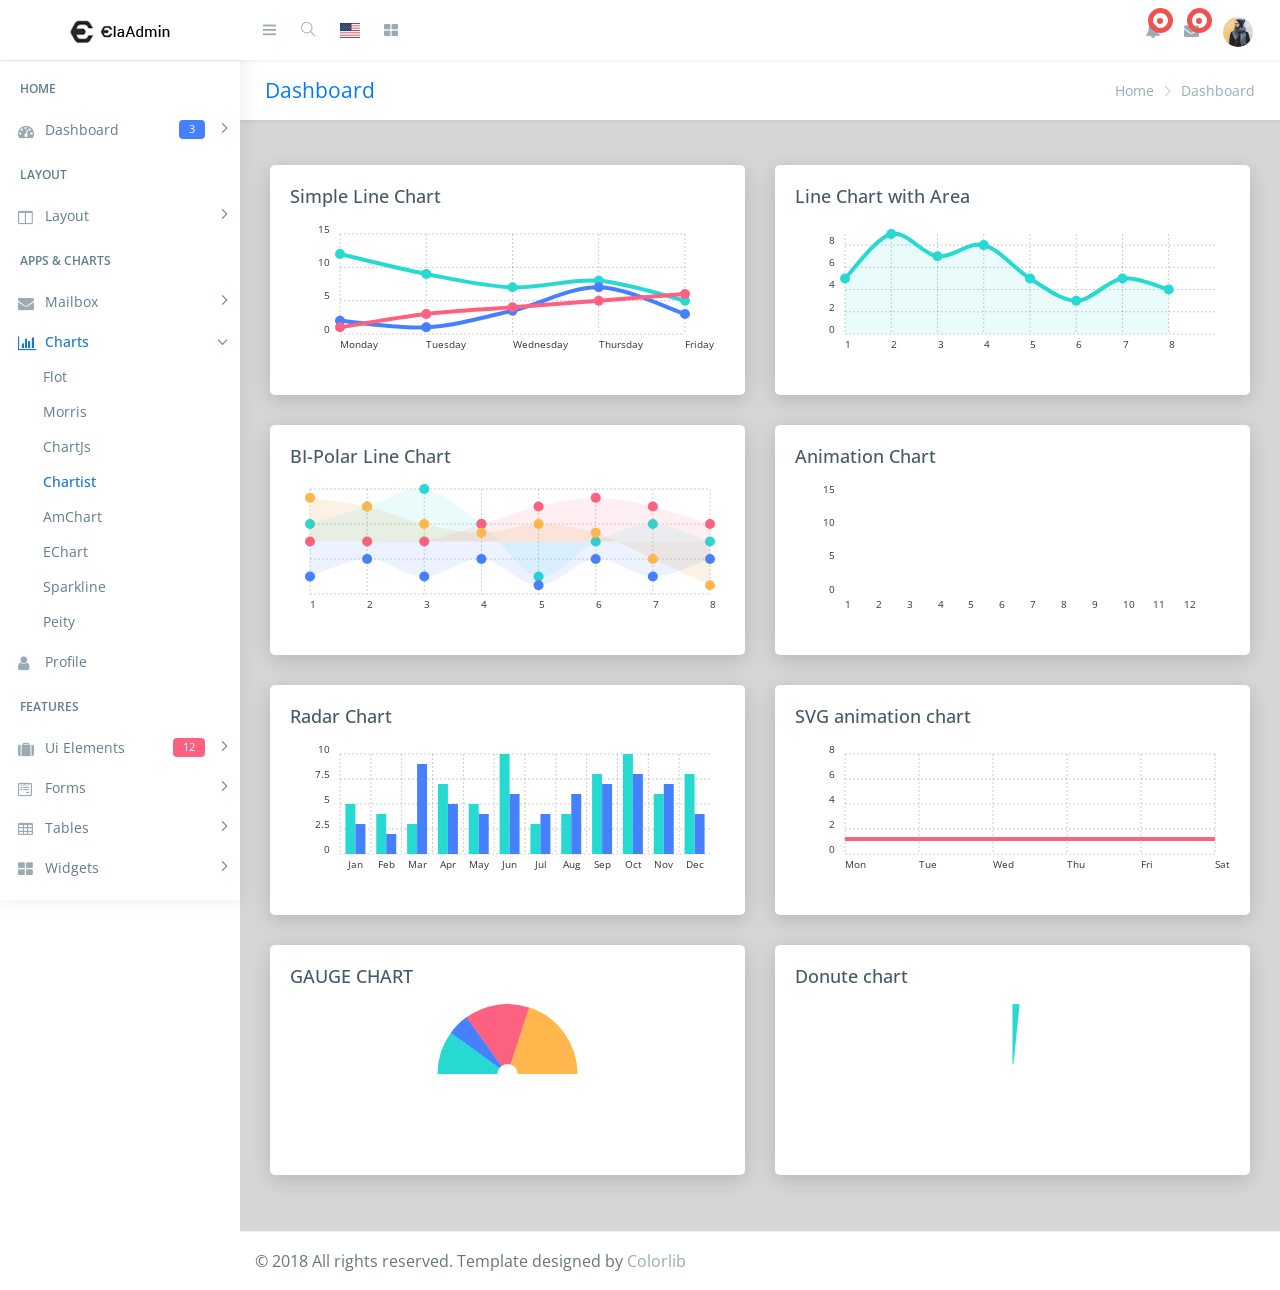
<file: plantillas/ElaAdmin/chart-chartist.html>
<!DOCTYPE html>
<html lang="en">

<head>
    <meta charset="utf-8">
    <meta http-equiv="X-UA-Compatible" content="IE=edge">
    <!-- Tell the browser to be responsive to screen width -->
    <meta name="viewport" content="width=device-width, initial-scale=1">
    <meta name="description" content="">
    <meta name="author" content="">
    <!-- Favicon icon -->
    <link rel="icon" type="image/png" sizes="16x16" href="images/favicon.png">
    <title>Ela - Bootstrap Admin Dashboard Template</title>

    <link href="css/lib/chartist/chartist.min.css" rel="stylesheet">
    <!-- Bootstrap Core CSS -->
    <link href="css/lib/bootstrap/bootstrap.min.css" rel="stylesheet">
    <!-- Custom CSS -->
    <link href="css/helper.css" rel="stylesheet">
    <link href="css/style.css" rel="stylesheet">
    <!-- HTML5 Shim and Respond.js IE8 support of HTML5 elements and media queries -->
    <!-- WARNING: Respond.js doesn't work if you view the page via file:** -->
    <!--[if lt IE 9]>
    <script src="https:**oss.maxcdn.com/libs/html5shiv/3.7.0/html5shiv.js"></script>
    <script src="https:**oss.maxcdn.com/libs/respond.js/1.4.2/respond.min.js"></script>
<![endif]-->
</head>

<body class="fix-header fix-sidebar">
    <!-- Preloader - style you can find in spinners.css -->
    <div class="preloader">
        <svg class="circular" viewBox="25 25 50 50">
			<circle class="path" cx="50" cy="50" r="20" fill="none" stroke-width="2" stroke-miterlimit="10" /> </svg>
    </div>
    <!-- Main wrapper  -->
    <div id="main-wrapper">
        <div class="header">
            <nav class="navbar top-navbar navbar-expand-md navbar-light">
                <!-- Logo -->
                <div class="navbar-header">
                    <a class="navbar-brand" href="index.html">
                        <!-- Logo icon -->
                        <b><img src="images/logo.png" alt="homepage" class="dark-logo" /></b>
                        <!--End Logo icon -->
                        <!-- Logo text -->
                        <span><img src="images/logo-text.png" alt="homepage" class="dark-logo" /></span>
                    </a>
                </div>
                <!-- End Logo -->
                <div class="navbar-collapse">
                    <!-- toggle and nav items -->
                    <ul class="navbar-nav mr-auto mt-md-0">
                        <!-- This is  -->
                        <li class="nav-item"> <a class="nav-link nav-toggler hidden-md-up text-muted  " href="javascript:void(0)"><i class="mdi mdi-menu"></i></a> </li>
                        <li class="nav-item m-l-10"> <a class="nav-link sidebartoggler hidden-sm-down text-muted  " href="javascript:void(0)"><i class="ti-menu"></i></a> </li>
                        <!-- Search -->
                        <li class="nav-item hidden-sm-down search-box"> <a class="nav-link hidden-sm-down text-muted  " href="javascript:void(0)"><i class="ti-search"></i></a>
                            <form class="app-search">
                                <input type="text" class="form-control" placeholder="Search here"> <a class="srh-btn"><i class="ti-close"></i></a> </form>
                        </li>
                        <!-- Language -->
                        <li class="nav-item dropdown">
                            <a class="nav-link dropdown-toggle text-muted  " href="#" data-toggle="dropdown" aria-haspopup="true" aria-expanded="false"> <i class="flag-icon flag-icon-us"></i></a>
                            <div class="dropdown-menu animated zoomIn">
                                <a class="dropdown-item" href="#"><i class="flag-icon flag-icon-ca"></i> Canada</a>
                                <a class="dropdown-item" href="#"><i class="flag-icon flag-icon-fr"></i> French</a>
                                <a class="dropdown-item" href="#"><i class="flag-icon flag-icon-cn"></i> China</a>
                                <a class="dropdown-item" href="#"><i class="flag-icon flag-icon-de"></i> Dutch</a>
                            </div>
                        </li>
                        <!-- Messages -->
                        <li class="nav-item dropdown mega-dropdown"> <a class="nav-link dropdown-toggle text-muted  " href="#" data-toggle="dropdown" aria-haspopup="true" aria-expanded="false"><i class="fa fa-th-large"></i></a>
                            <div class="dropdown-menu animated zoomIn">
                                <ul class="mega-dropdown-menu row">


                                    <li class="col-lg-3  m-b-30">
                                        <h4 class="m-b-20">CONTACT US</h4>
                                        <!-- Contact -->
                                        <form>
                                            <div class="form-group">
                                                <input type="text" class="form-control" id="exampleInputname1" placeholder="Enter Name"> </div>
                                            <div class="form-group">
                                                <input type="email" class="form-control" placeholder="Enter email"> </div>
                                            <div class="form-group">
                                                <textarea class="form-control" id="exampleTextarea" rows="3" placeholder="Message"></textarea>
                                            </div>
                                            <button type="submit" class="btn btn-info">Submit</button>
                                        </form>
                                    </li>
                                    <li class="col-lg-3 col-xlg-3 m-b-30">
                                        <h4 class="m-b-20">List style</h4>
                                        <!-- List style -->
                                        <ul class="list-style-none">
                                            <li><a href="javascript:void(0)"><i class="fa fa-check text-success"></i> This Is Another Link</a></li>
                                            <li><a href="javascript:void(0)"><i class="fa fa-check text-success"></i> This Is Another Link</a></li>
                                            <li><a href="javascript:void(0)"><i class="fa fa-check text-success"></i> This Is Another Link</a></li>
                                            <li><a href="javascript:void(0)"><i class="fa fa-check text-success"></i> This Is Another Link</a></li>
                                            <li><a href="javascript:void(0)"><i class="fa fa-check text-success"></i> This Is Another Link</a></li>
                                        </ul>
                                    </li>
                                    <li class="col-lg-3 col-xlg-3 m-b-30">
                                        <h4 class="m-b-20">List style</h4>
                                        <!-- List style -->
                                        <ul class="list-style-none">
                                            <li><a href="javascript:void(0)"><i class="fa fa-check text-success"></i> This Is Another Link</a></li>
                                            <li><a href="javascript:void(0)"><i class="fa fa-check text-success"></i> This Is Another Link</a></li>
                                            <li><a href="javascript:void(0)"><i class="fa fa-check text-success"></i> This Is Another Link</a></li>
                                            <li><a href="javascript:void(0)"><i class="fa fa-check text-success"></i> This Is Another Link</a></li>
                                            <li><a href="javascript:void(0)"><i class="fa fa-check text-success"></i> This Is Another Link</a></li>
                                        </ul>
                                    </li>
                                    <li class="col-lg-3 col-xlg-3 m-b-30">
                                        <h4 class="m-b-20">List style</h4>
                                        <!-- List style -->
                                        <ul class="list-style-none">
                                            <li><a href="javascript:void(0)"><i class="fa fa-check text-success"></i> This Is Another Link</a></li>
                                            <li><a href="javascript:void(0)"><i class="fa fa-check text-success"></i> This Is Another Link</a></li>
                                            <li><a href="javascript:void(0)"><i class="fa fa-check text-success"></i> This Is Another Link</a></li>
                                            <li><a href="javascript:void(0)"><i class="fa fa-check text-success"></i> This Is Another Link</a></li>
                                            <li><a href="javascript:void(0)"><i class="fa fa-check text-success"></i> This Is Another Link</a></li>
                                        </ul>
                                    </li>
                                </ul>
                            </div>
                        </li>
                        <!-- End Messages -->
                    </ul>
                    <!-- User profile and search -->
                    <ul class="navbar-nav my-lg-0">
                        <!-- Comment -->
                        <li class="nav-item dropdown">
                            <a class="nav-link dropdown-toggle text-muted text-muted  " href="#" data-toggle="dropdown" aria-haspopup="true" aria-expanded="false"> <i class="fa fa-bell"></i>
        								<div class="notify"> <span class="heartbit"></span> <span class="point"></span> </div>
        							</a>
                            <div class="dropdown-menu dropdown-menu-right mailbox animated zoomIn">
                                <ul>
                                    <li>
                                        <div class="drop-title">Notifications</div>
                                    </li>
                                    <li>
                                        <div class="message-center">
                                            <!-- Message -->
                                            <a href="#">
                                                <div class="btn btn-danger btn-circle m-r-10"><i class="fa fa-link"></i></div>
                                                <div class="mail-contnet">
                                                    <h5>This is title</h5> <span class="mail-desc">Just see the my new admin!</span> <span class="time">9:30 AM</span>
                                                </div>
                                            </a>
                                            <!-- Message -->
                                            <a href="#">
                                                <div class="btn btn-success btn-circle m-r-10"><i class="ti-calendar"></i></div>
                                                <div class="mail-contnet">
                                                    <h5>This is another title</h5> <span class="mail-desc">Just a reminder that you have event</span> <span class="time">9:10 AM</span>
                                                </div>
                                            </a>
                                            <!-- Message -->
                                            <a href="#">
                                                <div class="btn btn-info btn-circle m-r-10"><i class="ti-settings"></i></div>
                                                <div class="mail-contnet">
                                                    <h5>This is title</h5> <span class="mail-desc">You can customize this template as you want</span> <span class="time">9:08 AM</span>
                                                </div>
                                            </a>
                                            <!-- Message -->
                                            <a href="#">
                                                <div class="btn btn-primary btn-circle m-r-10"><i class="ti-user"></i></div>
                                                <div class="mail-contnet">
                                                    <h5>This is another title</h5> <span class="mail-desc">Just see the my admin!</span> <span class="time">9:02 AM</span>
                                                </div>
                                            </a>
                                        </div>
                                    </li>
                                    <li>
                                        <a class="nav-link text-center" href="javascript:void(0);"> <strong>Check all notifications</strong> <i class="fa fa-angle-right"></i> </a>
                                    </li>
                                </ul>
                            </div>
                        </li>
                        <!-- End Comment -->
                        <!-- Messages -->
                        <li class="nav-item dropdown">
                            <a class="nav-link dropdown-toggle text-muted  " href="#" id="2" data-toggle="dropdown" aria-haspopup="true" aria-expanded="false"> <i class="fa fa-envelope"></i>
        								<div class="notify"> <span class="heartbit"></span> <span class="point"></span> </div>
        							</a>
                            <div class="dropdown-menu dropdown-menu-right mailbox animated zoomIn" aria-labelledby="2">
                                <ul>
                                    <li>
                                        <div class="drop-title">You have 4 new messages</div>
                                    </li>
                                    <li>
                                        <div class="message-center">
                                            <!-- Message -->
                                            <a href="#">
                                                <div class="user-img"> <img src="images/users/5.jpg" alt="user" class="img-circle"> <span class="profile-status online pull-right"></span> </div>
                                                <div class="mail-contnet">
                                                    <h5>Michael Qin</h5> <span class="mail-desc">Just see the my admin!</span> <span class="time">9:30 AM</span>
                                                </div>
                                            </a>
                                            <!-- Message -->
                                            <a href="#">
                                                <div class="user-img"> <img src="images/users/2.jpg" alt="user" class="img-circle"> <span class="profile-status busy pull-right"></span> </div>
                                                <div class="mail-contnet">
                                                    <h5>John Doe</h5> <span class="mail-desc">I've sung a song! See you at</span> <span class="time">9:10 AM</span>
                                                </div>
                                            </a>
                                            <!-- Message -->
                                            <a href="#">
                                                <div class="user-img"> <img src="images/users/3.jpg" alt="user" class="img-circle"> <span class="profile-status away pull-right"></span> </div>
                                                <div class="mail-contnet">
                                                    <h5>Mr. John</h5> <span class="mail-desc">I am a singer!</span> <span class="time">9:08 AM</span>
                                                </div>
                                            </a>
                                            <!-- Message -->
                                            <a href="#">
                                                <div class="user-img"> <img src="images/users/4.jpg" alt="user" class="img-circle"> <span class="profile-status offline pull-right"></span> </div>
                                                <div class="mail-contnet">
                                                    <h5>Michael Qin</h5> <span class="mail-desc">Just see the my admin!</span> <span class="time">9:02 AM</span>
                                                </div>
                                            </a>
                                        </div>
                                    </li>
                                    <li>
                                        <a class="nav-link text-center" href="javascript:void(0);"> <strong>See all e-Mails</strong> <i class="fa fa-angle-right"></i> </a>
                                    </li>
                                </ul>
                            </div>
                        </li>
                        <!-- End Messages -->
                        <!-- Profile -->
                        <li class="nav-item dropdown">
                            <a class="nav-link dropdown-toggle text-muted  " href="#" data-toggle="dropdown" aria-haspopup="true" aria-expanded="false"><img src="images/users/5.jpg" alt="user" class="profile-pic" /></a>
                            <div class="dropdown-menu dropdown-menu-right animated zoomIn">
                                <ul class="dropdown-user">
                                    <li><a href="#"><i class="ti-user"></i> Profile</a></li>
                                    <li><a href="#"><i class="ti-wallet"></i> Balance</a></li>
                                    <li><a href="#"><i class="ti-email"></i> Inbox</a></li>
                                    <li role="separator" class="divider"></li>
                                    <li><a href="#"><i class="ti-settings"></i> Setting</a></li>
                                    <li role="separator" class="divider"></li>
                                    <li><a href="#"><i class="fa fa-power-off"></i> Logout</a></li>
                                </ul>
                            </div>
                        </li>
                    </ul>
                </div>
            </nav>
        </div>
        <!-- End header header -->
        <!-- Left Sidebar  -->
        <div class="left-sidebar">
            <!-- Sidebar scroll-->
            <div class="scroll-sidebar">
                <!-- Sidebar navigation-->
                <nav class="sidebar-nav">
                    <ul id="sidebarnav">
                        <li class="nav-devider"></li>
                        <li class="nav-label">Home</li>
                        <li> <a class="has-arrow  " href="#" aria-expanded="false"><i class="fa fa-tachometer"></i><span class="hide-menu">Dashboard <span class="label label-rouded label-primary pull-right">3</span></span></a>
                            <ul aria-expanded="false" class="collapse">
                                <li><a href="index.html">Dashboard 1 </a></li>
                                <li><a href="index1.html">Dashboard 2 </a></li>
                                <li><a href="index2.html">Dashboard 3 </a></li>
                            </ul>
                        </li>
                        <li class="nav-label">Layout</li>
                        <li> <a class="has-arrow  " href="#" aria-expanded="false"><i class="fa fa-columns"></i><span class="hide-menu">Layout</span></a>
                            <ul aria-expanded="false" class="collapse">
                                <li><a href="layout-blank.html">Blank</a></li>
                                <li><a href="layout-boxed.html">Boxed</a></li>
                                <li><a href="layout-fix-header.html">Fix Header</a></li>
                                <li><a href="layout-fix-sidebar.html">Fix Sidebar</a></li>
                            </ul>
                        </li>
                        <li class="nav-label">Apps &amp; Charts</li>
                        <li> <a class="has-arrow  " href="#" aria-expanded="false"><i class="fa fa-envelope"></i><span class="hide-menu">Mailbox</span></a>
                            <ul aria-expanded="false" class="collapse">
                                <li><a href="email-compose.html">Compose</a></li>
                                <li><a href="email-read.html">Read</a></li>
                                <li><a href="email-inbox.html">Inbox</a></li>
                            </ul>
                        </li>
                        <li> <a class="has-arrow  " href="#" aria-expanded="false"><i class="fa fa-bar-chart"></i><span class="hide-menu">Charts</span></a>
                            <ul aria-expanded="false" class="collapse">
                                <li><a href="chart-flot.html">Flot</a></li>
                                <li><a href="chart-morris.html">Morris</a></li>
                                <li><a href="chart-chartjs.html">ChartJs</a></li>
                                <li><a href="chart-chartist.html">Chartist </a></li>
                                <li><a href="chart-amchart.html">AmChart</a></li>
                                <li><a href="chart-echart.html">EChart</a></li>
                                <li><a href="chart-sparkline.html">Sparkline</a></li>
                                <li><a href="chart-peity.html">Peity</a></li>
                            </ul>
                        </li>
                        <li> <a href="app-profile.html" aria-expanded="false"><i class="fa fa-user"></i><span class="hide-menu">Profile</span></a></li>
                        <li class="nav-label">Features</li>
                        <li> <a class="has-arrow  " href="#" aria-expanded="false"><i class="fa fa-suitcase"></i><span class="hide-menu">Ui Elements <span class="label label-rouded label-danger pull-right">12</span></span></a>
                            <ul aria-expanded="false" class="collapse">
                                <li><a href="ui-alert.html">Alert</a></li>
                                <li><a href="ui-button.html">Button</a></li>
                                <li><a href="ui-dropdown.html">Dropdown</a></li>
                                <li><a href="ui-progressbar.html">Progressbar</a></li>
                                <li><a href="ui-tab.html">Tab</a></li>
                                <li><a href="ui-typography.html">Typography</a></li>
                                <li><a href="uc-calender.html">Calender</a></li>
                                <li><a href="uc-datamap.html">Datamap</a></li>
                                <li><a href="uc-nestedable.html">Nestedable</a></li>
                                <li><a href="uc-sweetalert.html">Sweetalert</a></li>
                                <li><a href="uc-toastr.html">Toastr</a></li>
                                <li><a href="uc-weather.html">Weather</a></li>
                            </ul>
                        </li>
                        <li> <a class="has-arrow  " href="#" aria-expanded="false"><i class="fa fa-wpforms"></i><span class="hide-menu">Forms</span></a>
                            <ul aria-expanded="false" class="collapse">
                                <li><a href="form-basic.html">Basic Forms</a></li>
                                <li><a href="form-layout.html">Form Layout</a></li>
                                <li><a href="form-validation.html">Form Validation</a></li>
                                <li><a href="form-editor.html">Editor</a></li>
                                <li><a href="form-dropzone.html">Dropzone</a></li>
                            </ul>
                        </li>
                        <li> <a class="has-arrow  " href="#" aria-expanded="false"><i class="fa fa-table"></i><span class="hide-menu">Tables</span></a>
                            <ul aria-expanded="false" class="collapse">
                                <li><a href="table-bootstrap.html">Basic Tables</a></li>
                                <li><a href="table-datatable.html">Data Tables</a></li>
                            </ul>
                        </li>
                        <li> <a class="has-arrow  " href="#" aria-expanded="false"><i class="fa fa-th-large"></i><span class="hide-menu">Widgets</span></a>
                            <ul aria-expanded="false" class="collapse">
                                <li><a href="widget.html">Widgets</a></li>
                            </ul>
                        </li>
                        <li class="nav-label">EXTRA</li>
                        <li> <a class="has-arrow  " href="#" aria-expanded="false"><i class="fa fa-book"></i><span class="hide-menu">Sample Pages <span class="label label-rouded label-success pull-right">25</span></span></a>
                            <ul aria-expanded="false" class="collapse">

                                <li><a href="#" class="has-arrow">Authentication <span class="label label-rounded label-success">6</span></a>
                                    <ul aria-expanded="false" class="collapse">
                                        <li><a href="page-login.html">Login</a></li>
                                        <li><a href="page-register.html">Register</a></li>
                                        <li><a href="page-invoice.html">Invoice</a></li>
                                    </ul>
                                </li>
                                <li><a href="#" class="has-arrow">Error Pages</a>
                                    <ul aria-expanded="false" class="collapse">
                                        <li><a href="page-error-400.html">400</a></li>
                                        <li><a href="page-error-403.html">403</a></li>
                                        <li><a href="page-error-404.html">404</a></li>
                                        <li><a href="page-error-500.html">500</a></li>
                                        <li><a href="page-error-503.html">503</a></li>
                                    </ul>
                                </li>
                            </ul>
                        </li>
                        <li> <a class="has-arrow  " href="#" aria-expanded="false"><i class="fa fa-map-marker"></i><span class="hide-menu">Maps</span></a>
                            <ul aria-expanded="false" class="collapse">
                                <li><a href="map-google.html">Google Maps</a></li>
                                <li><a href="map-vector.html">Vector Map</a></li>
                            </ul>
                        </li>
                        <li> <a class="has-arrow  " href="#" aria-expanded="false"><i class="fa fa-level-down"></i><span class="hide-menu">Multi level dd</span></a>
                            <ul aria-expanded="false" class="collapse">
                                <li><a href="#">item 1.1</a></li>
                                <li><a href="#">item 1.2</a></li>
                                <li> <a class="has-arrow" href="#" aria-expanded="false">Menu 1.3</a>
                                    <ul aria-expanded="false" class="collapse">
                                        <li><a href="#">item 1.3.1</a></li>
                                        <li><a href="#">item 1.3.2</a></li>
                                        <li><a href="#">item 1.3.3</a></li>
                                        <li><a href="#">item 1.3.4</a></li>
                                    </ul>
                                </li>
                                <li><a href="#">item 1.4</a></li>
                            </ul>
                        </li>
                    </ul>
                </nav>
                <!-- End Sidebar navigation -->
            </div>
            <!-- End Sidebar scroll-->
        </div>
        <!-- End Left Sidebar  -->
        <!-- Page wrapper  -->
        <div class="page-wrapper">
            <!-- Bread crumb -->
            <div class="row page-titles">
                <div class="col-md-5 align-self-center">
                    <h3 class="text-primary">Dashboard</h3> </div>
                <div class="col-md-7 align-self-center">
                    <ol class="breadcrumb">
                        <li class="breadcrumb-item"><a href="javascript:void(0)">Home</a></li>
                        <li class="breadcrumb-item active">Dashboard</li>
                    </ol>
                </div>
            </div>
            <!-- End Bread crumb -->
            <!-- Container fluid  -->
            <div class="container-fluid">
                <!-- Start Page Content -->
                <div class="row">
                    <!-- column -->
                    <div class="col-lg-6">
                        <div class="card">
                            <div class="card-block">
                                <h4 class="card-title">Simple Line Chart</h4>
                                <div class="ct-sm-line-chart"></div>
                            </div>
                        </div>
                    </div>
                    <!-- column -->
                    <!-- column -->
                    <div class="col-lg-6">
                        <div class="card">
                            <div class="card-block">
                                <h4 class="card-title">Line Chart with Area</h4>
                                <div class="ct-area-ln-chart"></div>
                            </div>
                        </div>
                    </div>
                    <!-- column -->
                    <!-- column -->
                    <div class="col-lg-6">
                        <div class="card">
                            <div class="card-block">
                                <h4 class="card-title">BI-Polar Line Chart</h4>
                                <div id="ct-polar-chart"></div>
                            </div>
                        </div>
                    </div>
                    <!-- column -->
                    <!-- column -->
                    <div class="col-lg-6">
                        <div class="card">
                            <div class="card-block">
                                <h4 class="card-title">Animation Chart</h4>
                                <div class="ct-animation-chart"></div>
                            </div>
                        </div>
                    </div>
                    <!-- column -->
                    <!-- column -->
                    <div class="col-lg-6">
                        <div class="card">
                            <div class="card-block">
                                <h4 class="card-title">Radar Chart</h4>
                                <div class="ct-bar-chart"></div>
                            </div>
                        </div>
                    </div>
                    <!-- column -->
                    <!-- column -->
                    <div class="col-lg-6">
                        <div class="card">
                            <div class="card-block">
                                <h4 class="card-title">SVG animation chart</h4>
                                <div class="ct-svg-chart"></div>
                            </div>
                        </div>
                    </div>
                    <!-- column -->
                    <!-- column -->
                    <div class="col-lg-6">
                        <div class="card">
                            <div class="card-block">
                                <h4 class="card-title">GAUGE CHART</h4>
                                <div class="ct-gauge-chart"></div>
                            </div>
                        </div>
                    </div>
                    <!-- column -->
                    <!-- column -->
                    <div class="col-lg-6">
                        <div class="card">
                            <div class="card-block">
                                <h4 class="card-title">Donute chart</h4>
                                <div class="ct-donute-chart"></div>
                            </div>
                        </div>
                    </div>
                    <!-- column -->
                </div>

                <!-- End PAge Content -->
            </div>
            <!-- End Container fluid  -->
            <!-- footer -->
            <footer class="footer"> © 2018 All rights reserved. Template designed by <a href="https://colorlib.com">Colorlib</a></footer>
            <!-- End footer -->
        </div>
        <!-- End Page wrapper  -->
    </div>
    <!-- End Wrapper -->
    <!-- All Jquery -->
    <script src="js/lib/jquery/jquery.min.js"></script>
    <!-- Bootstrap tether Core JavaScript -->
    <script src="js/lib/bootstrap/js/popper.min.js"></script>
    <script src="js/lib/bootstrap/js/bootstrap.min.js"></script>
    <!-- slimscrollbar scrollbar JavaScript -->
    <script src="js/jquery.slimscroll.js"></script>
    <!--Menu sidebar -->
    <script src="js/sidebarmenu.js"></script>
    <!--stickey kit -->
    <script src="js/lib/sticky-kit-master/dist/sticky-kit.min.js"></script>

    <script src="js/lib/chartist/chartist.min.js"></script>
    <script src="js/lib/chartist/chartist-plugin-tooltip.min.js"></script>
    <script src="js/lib/chartist/chartist-init.js"></script>
    <!--Custom JavaScript -->
    <script src="js/scripts.js"></script>

</body>

</html>
</file>
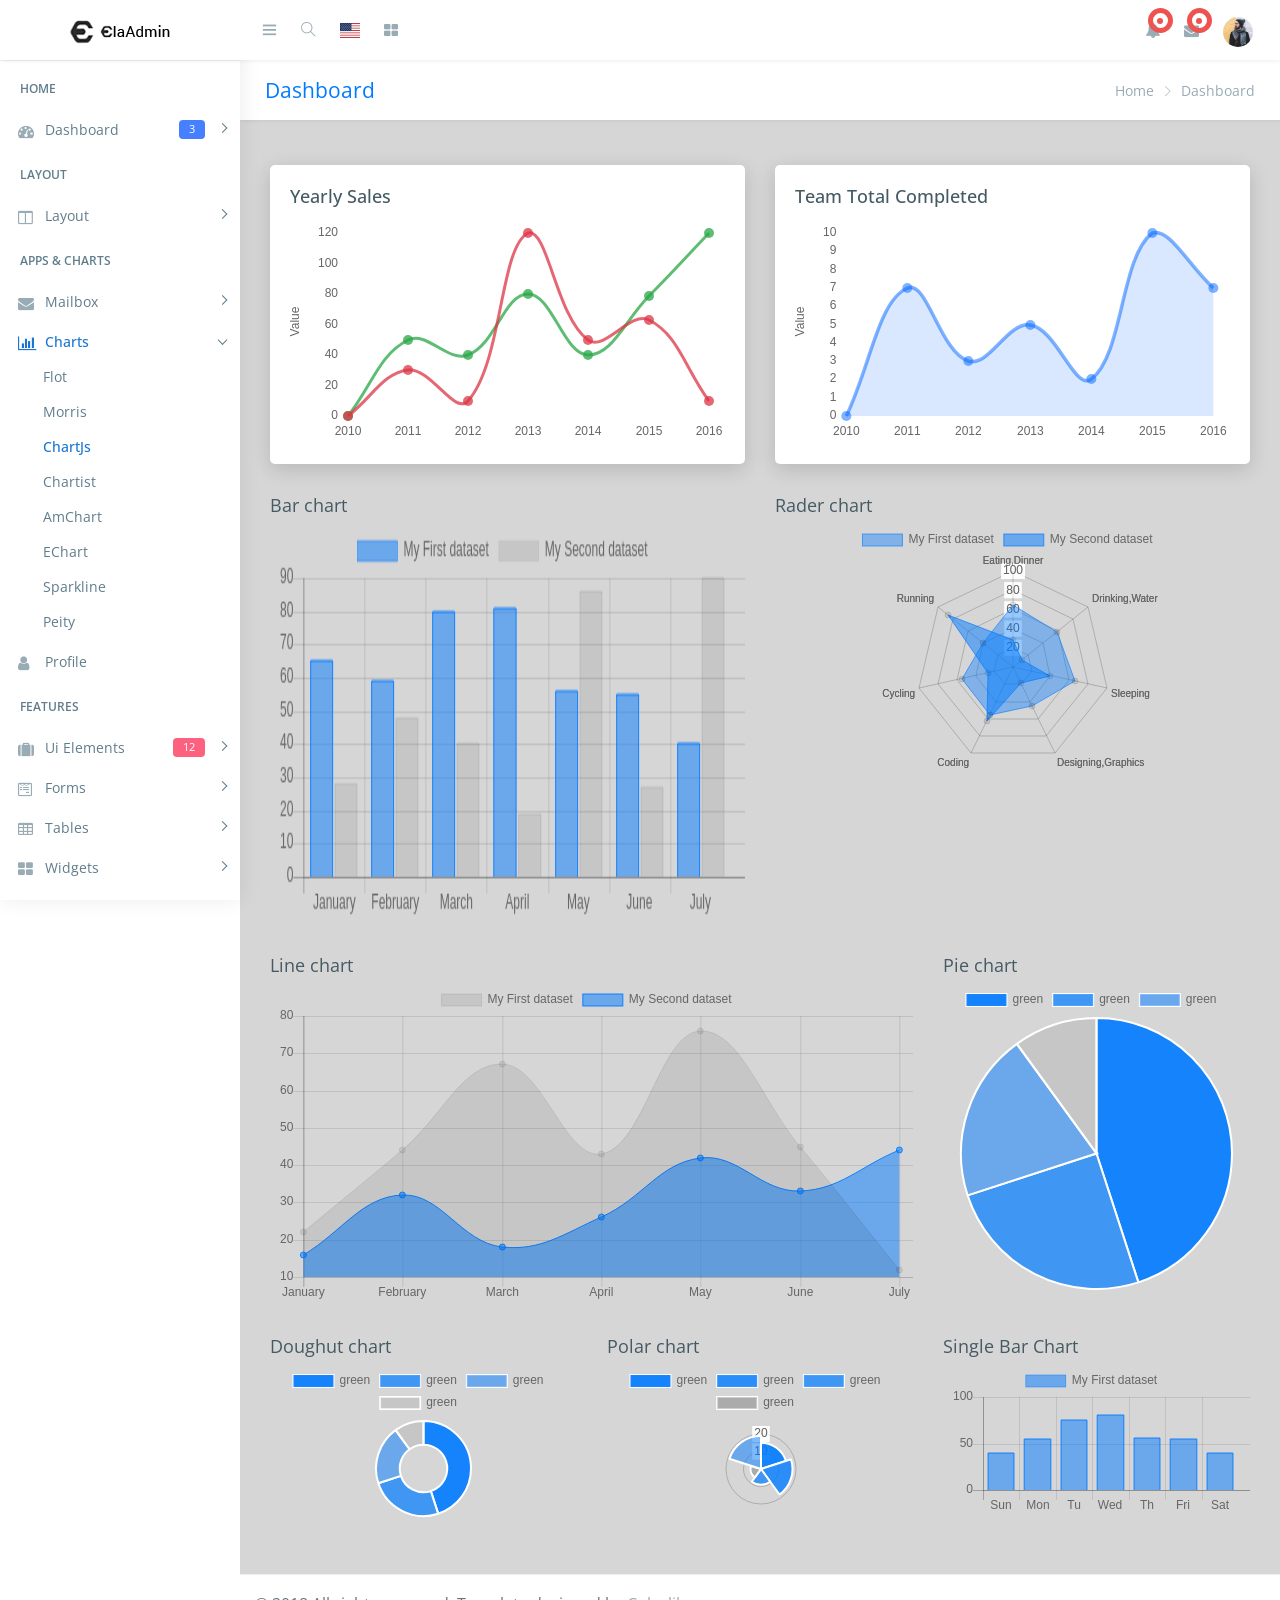
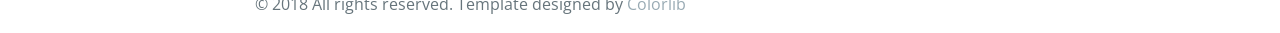
<file: plantillas/ElaAdmin/chart-chartjs.html>
<!DOCTYPE html>
<html lang="en">

<head>
    <meta charset="utf-8">
    <meta http-equiv="X-UA-Compatible" content="IE=edge">
    <!-- Tell the browser to be responsive to screen width -->
    <meta name="viewport" content="width=device-width, initial-scale=1">
    <meta name="description" content="">
    <meta name="author" content="">
    <!-- Favicon icon -->
    <link rel="icon" type="image/png" sizes="16x16" href="images/favicon.png">
    <title>Ela - Bootstrap Admin Dashboard Template</title>
    <!-- Bootstrap Core CSS -->
    <link href="css/lib/bootstrap/bootstrap.min.css" rel="stylesheet">
    <!-- Custom CSS -->
    <link href="css/helper.css" rel="stylesheet">
    <link href="css/style.css" rel="stylesheet">
    <!-- HTML5 Shim and Respond.js IE8 support of HTML5 elements and media queries -->
    <!-- WARNING: Respond.js doesn't work if you view the page via file:** -->
    <!--[if lt IE 9]>
    <script src="https:**oss.maxcdn.com/libs/html5shiv/3.7.0/html5shiv.js"></script>
    <script src="https:**oss.maxcdn.com/libs/respond.js/1.4.2/respond.min.js"></script>
<![endif]-->
</head>

<body class="fix-header fix-sidebar">
    <!-- Preloader - style you can find in spinners.css -->
    <div class="preloader">
        <svg class="circular" viewBox="25 25 50 50">
			<circle class="path" cx="50" cy="50" r="20" fill="none" stroke-width="2" stroke-miterlimit="10" /> </svg>
    </div>
    <!-- Main wrapper  -->
    <div id="main-wrapper">
        <div class="header">
            <nav class="navbar top-navbar navbar-expand-md navbar-light">
                <!-- Logo -->
                <div class="navbar-header">
                    <a class="navbar-brand" href="index.html">
                        <!-- Logo icon -->
                        <b><img src="images/logo.png" alt="homepage" class="dark-logo" /></b>
                        <!--End Logo icon -->
                        <!-- Logo text -->
                        <span><img src="images/logo-text.png" alt="homepage" class="dark-logo" /></span>
                    </a>
                </div>
                <!-- End Logo -->
                <div class="navbar-collapse">
                    <!-- toggle and nav items -->
                    <ul class="navbar-nav mr-auto mt-md-0">
                        <!-- This is  -->
                        <li class="nav-item"> <a class="nav-link nav-toggler hidden-md-up text-muted  " href="javascript:void(0)"><i class="mdi mdi-menu"></i></a> </li>
                        <li class="nav-item m-l-10"> <a class="nav-link sidebartoggler hidden-sm-down text-muted  " href="javascript:void(0)"><i class="ti-menu"></i></a> </li>
                        <!-- Search -->
                        <li class="nav-item hidden-sm-down search-box"> <a class="nav-link hidden-sm-down text-muted  " href="javascript:void(0)"><i class="ti-search"></i></a>
                            <form class="app-search">
                                <input type="text" class="form-control" placeholder="Search here"> <a class="srh-btn"><i class="ti-close"></i></a> </form>
                        </li>
                        <!-- Language -->
                        <li class="nav-item dropdown">
                            <a class="nav-link dropdown-toggle text-muted  " href="#" data-toggle="dropdown" aria-haspopup="true" aria-expanded="false"> <i class="flag-icon flag-icon-us"></i></a>
                            <div class="dropdown-menu animated zoomIn">
                                <a class="dropdown-item" href="#"><i class="flag-icon flag-icon-ca"></i> Canada</a>
                                <a class="dropdown-item" href="#"><i class="flag-icon flag-icon-fr"></i> French</a>
                                <a class="dropdown-item" href="#"><i class="flag-icon flag-icon-cn"></i> China</a>
                                <a class="dropdown-item" href="#"><i class="flag-icon flag-icon-de"></i> Dutch</a>
                            </div>
                        </li>
                        <!-- Messages -->
                        <li class="nav-item dropdown mega-dropdown"> <a class="nav-link dropdown-toggle text-muted  " href="#" data-toggle="dropdown" aria-haspopup="true" aria-expanded="false"><i class="fa fa-th-large"></i></a>
                            <div class="dropdown-menu animated zoomIn">
                                <ul class="mega-dropdown-menu row">


                                    <li class="col-lg-3  m-b-30">
                                        <h4 class="m-b-20">CONTACT US</h4>
                                        <!-- Contact -->
                                        <form>
                                            <div class="form-group">
                                                <input type="text" class="form-control" id="exampleInputname1" placeholder="Enter Name"> </div>
                                            <div class="form-group">
                                                <input type="email" class="form-control" placeholder="Enter email"> </div>
                                            <div class="form-group">
                                                <textarea class="form-control" id="exampleTextarea" rows="3" placeholder="Message"></textarea>
                                            </div>
                                            <button type="submit" class="btn btn-info">Submit</button>
                                        </form>
                                    </li>
                                    <li class="col-lg-3 col-xlg-3 m-b-30">
                                        <h4 class="m-b-20">List style</h4>
                                        <!-- List style -->
                                        <ul class="list-style-none">
                                            <li><a href="javascript:void(0)"><i class="fa fa-check text-success"></i> This Is Another Link</a></li>
                                            <li><a href="javascript:void(0)"><i class="fa fa-check text-success"></i> This Is Another Link</a></li>
                                            <li><a href="javascript:void(0)"><i class="fa fa-check text-success"></i> This Is Another Link</a></li>
                                            <li><a href="javascript:void(0)"><i class="fa fa-check text-success"></i> This Is Another Link</a></li>
                                            <li><a href="javascript:void(0)"><i class="fa fa-check text-success"></i> This Is Another Link</a></li>
                                        </ul>
                                    </li>
                                    <li class="col-lg-3 col-xlg-3 m-b-30">
                                        <h4 class="m-b-20">List style</h4>
                                        <!-- List style -->
                                        <ul class="list-style-none">
                                            <li><a href="javascript:void(0)"><i class="fa fa-check text-success"></i> This Is Another Link</a></li>
                                            <li><a href="javascript:void(0)"><i class="fa fa-check text-success"></i> This Is Another Link</a></li>
                                            <li><a href="javascript:void(0)"><i class="fa fa-check text-success"></i> This Is Another Link</a></li>
                                            <li><a href="javascript:void(0)"><i class="fa fa-check text-success"></i> This Is Another Link</a></li>
                                            <li><a href="javascript:void(0)"><i class="fa fa-check text-success"></i> This Is Another Link</a></li>
                                        </ul>
                                    </li>
                                    <li class="col-lg-3 col-xlg-3 m-b-30">
                                        <h4 class="m-b-20">List style</h4>
                                        <!-- List style -->
                                        <ul class="list-style-none">
                                            <li><a href="javascript:void(0)"><i class="fa fa-check text-success"></i> This Is Another Link</a></li>
                                            <li><a href="javascript:void(0)"><i class="fa fa-check text-success"></i> This Is Another Link</a></li>
                                            <li><a href="javascript:void(0)"><i class="fa fa-check text-success"></i> This Is Another Link</a></li>
                                            <li><a href="javascript:void(0)"><i class="fa fa-check text-success"></i> This Is Another Link</a></li>
                                            <li><a href="javascript:void(0)"><i class="fa fa-check text-success"></i> This Is Another Link</a></li>
                                        </ul>
                                    </li>
                                </ul>
                            </div>
                        </li>
                        <!-- End Messages -->
                    </ul>
                    <!-- User profile and search -->
                    <ul class="navbar-nav my-lg-0">
                        <!-- Comment -->
                        <li class="nav-item dropdown">
                            <a class="nav-link dropdown-toggle text-muted text-muted  " href="#" data-toggle="dropdown" aria-haspopup="true" aria-expanded="false"> <i class="fa fa-bell"></i>
        								<div class="notify"> <span class="heartbit"></span> <span class="point"></span> </div>
        							</a>
                            <div class="dropdown-menu dropdown-menu-right mailbox animated zoomIn">
                                <ul>
                                    <li>
                                        <div class="drop-title">Notifications</div>
                                    </li>
                                    <li>
                                        <div class="message-center">
                                            <!-- Message -->
                                            <a href="#">
                                                <div class="btn btn-danger btn-circle m-r-10"><i class="fa fa-link"></i></div>
                                                <div class="mail-contnet">
                                                    <h5>This is title</h5> <span class="mail-desc">Just see the my new admin!</span> <span class="time">9:30 AM</span>
                                                </div>
                                            </a>
                                            <!-- Message -->
                                            <a href="#">
                                                <div class="btn btn-success btn-circle m-r-10"><i class="ti-calendar"></i></div>
                                                <div class="mail-contnet">
                                                    <h5>This is another title</h5> <span class="mail-desc">Just a reminder that you have event</span> <span class="time">9:10 AM</span>
                                                </div>
                                            </a>
                                            <!-- Message -->
                                            <a href="#">
                                                <div class="btn btn-info btn-circle m-r-10"><i class="ti-settings"></i></div>
                                                <div class="mail-contnet">
                                                    <h5>This is title</h5> <span class="mail-desc">You can customize this template as you want</span> <span class="time">9:08 AM</span>
                                                </div>
                                            </a>
                                            <!-- Message -->
                                            <a href="#">
                                                <div class="btn btn-primary btn-circle m-r-10"><i class="ti-user"></i></div>
                                                <div class="mail-contnet">
                                                    <h5>This is another title</h5> <span class="mail-desc">Just see the my admin!</span> <span class="time">9:02 AM</span>
                                                </div>
                                            </a>
                                        </div>
                                    </li>
                                    <li>
                                        <a class="nav-link text-center" href="javascript:void(0);"> <strong>Check all notifications</strong> <i class="fa fa-angle-right"></i> </a>
                                    </li>
                                </ul>
                            </div>
                        </li>
                        <!-- End Comment -->
                        <!-- Messages -->
                        <li class="nav-item dropdown">
                            <a class="nav-link dropdown-toggle text-muted  " href="#" id="2" data-toggle="dropdown" aria-haspopup="true" aria-expanded="false"> <i class="fa fa-envelope"></i>
        								<div class="notify"> <span class="heartbit"></span> <span class="point"></span> </div>
        							</a>
                            <div class="dropdown-menu dropdown-menu-right mailbox animated zoomIn" aria-labelledby="2">
                                <ul>
                                    <li>
                                        <div class="drop-title">You have 4 new messages</div>
                                    </li>
                                    <li>
                                        <div class="message-center">
                                            <!-- Message -->
                                            <a href="#">
                                                <div class="user-img"> <img src="images/users/5.jpg" alt="user" class="img-circle"> <span class="profile-status online pull-right"></span> </div>
                                                <div class="mail-contnet">
                                                    <h5>Michael Qin</h5> <span class="mail-desc">Just see the my admin!</span> <span class="time">9:30 AM</span>
                                                </div>
                                            </a>
                                            <!-- Message -->
                                            <a href="#">
                                                <div class="user-img"> <img src="images/users/2.jpg" alt="user" class="img-circle"> <span class="profile-status busy pull-right"></span> </div>
                                                <div class="mail-contnet">
                                                    <h5>John Doe</h5> <span class="mail-desc">I've sung a song! See you at</span> <span class="time">9:10 AM</span>
                                                </div>
                                            </a>
                                            <!-- Message -->
                                            <a href="#">
                                                <div class="user-img"> <img src="images/users/3.jpg" alt="user" class="img-circle"> <span class="profile-status away pull-right"></span> </div>
                                                <div class="mail-contnet">
                                                    <h5>Mr. John</h5> <span class="mail-desc">I am a singer!</span> <span class="time">9:08 AM</span>
                                                </div>
                                            </a>
                                            <!-- Message -->
                                            <a href="#">
                                                <div class="user-img"> <img src="images/users/4.jpg" alt="user" class="img-circle"> <span class="profile-status offline pull-right"></span> </div>
                                                <div class="mail-contnet">
                                                    <h5>Michael Qin</h5> <span class="mail-desc">Just see the my admin!</span> <span class="time">9:02 AM</span>
                                                </div>
                                            </a>
                                        </div>
                                    </li>
                                    <li>
                                        <a class="nav-link text-center" href="javascript:void(0);"> <strong>See all e-Mails</strong> <i class="fa fa-angle-right"></i> </a>
                                    </li>
                                </ul>
                            </div>
                        </li>
                        <!-- End Messages -->
                        <!-- Profile -->
                        <li class="nav-item dropdown">
                            <a class="nav-link dropdown-toggle text-muted  " href="#" data-toggle="dropdown" aria-haspopup="true" aria-expanded="false"><img src="images/users/5.jpg" alt="user" class="profile-pic" /></a>
                            <div class="dropdown-menu dropdown-menu-right animated zoomIn">
                                <ul class="dropdown-user">
                                    <li><a href="#"><i class="ti-user"></i> Profile</a></li>
                                    <li><a href="#"><i class="ti-wallet"></i> Balance</a></li>
                                    <li><a href="#"><i class="ti-email"></i> Inbox</a></li>
                                    <li role="separator" class="divider"></li>
                                    <li><a href="#"><i class="ti-settings"></i> Setting</a></li>
                                    <li role="separator" class="divider"></li>
                                    <li><a href="#"><i class="fa fa-power-off"></i> Logout</a></li>
                                </ul>
                            </div>
                        </li>
                    </ul>
                </div>
            </nav>
        </div>
        <!-- End header header -->
        <!-- Left Sidebar  -->
        <div class="left-sidebar">
            <!-- Sidebar scroll-->
            <div class="scroll-sidebar">
                <!-- Sidebar navigation-->
                <nav class="sidebar-nav">
                    <ul id="sidebarnav">
                        <li class="nav-devider"></li>
                        <li class="nav-label">Home</li>
                        <li> <a class="has-arrow  " href="#" aria-expanded="false"><i class="fa fa-tachometer"></i><span class="hide-menu">Dashboard <span class="label label-rouded label-primary pull-right">3</span></span></a>
                            <ul aria-expanded="false" class="collapse">
                                <li><a href="index.html">Dashboard 1 </a></li>
                                <li><a href="index1.html">Dashboard 2 </a></li>
                                <li><a href="index2.html">Dashboard 3 </a></li>
                            </ul>
                        </li>
                        <li class="nav-label">Layout</li>
                        <li> <a class="has-arrow  " href="#" aria-expanded="false"><i class="fa fa-columns"></i><span class="hide-menu">Layout</span></a>
                            <ul aria-expanded="false" class="collapse">
                                <li><a href="layout-blank.html">Blank</a></li>
                                <li><a href="layout-boxed.html">Boxed</a></li>
                                <li><a href="layout-fix-header.html">Fix Header</a></li>
                                <li><a href="layout-fix-sidebar.html">Fix Sidebar</a></li>
                            </ul>
                        </li>
                        <li class="nav-label">Apps &amp; Charts</li>
                        <li> <a class="has-arrow  " href="#" aria-expanded="false"><i class="fa fa-envelope"></i><span class="hide-menu">Mailbox</span></a>
                            <ul aria-expanded="false" class="collapse">
                                <li><a href="email-compose.html">Compose</a></li>
                                <li><a href="email-read.html">Read</a></li>
                                <li><a href="email-inbox.html">Inbox</a></li>
                            </ul>
                        </li>
                        <li> <a class="has-arrow  " href="#" aria-expanded="false"><i class="fa fa-bar-chart"></i><span class="hide-menu">Charts</span></a>
                            <ul aria-expanded="false" class="collapse">
                                <li><a href="chart-flot.html">Flot</a></li>
                                <li><a href="chart-morris.html">Morris</a></li>
                                <li><a href="chart-chartjs.html">ChartJs</a></li>
                                <li><a href="chart-chartist.html">Chartist </a></li>
                                <li><a href="chart-amchart.html">AmChart</a></li>
                                <li><a href="chart-echart.html">EChart</a></li>
                                <li><a href="chart-sparkline.html">Sparkline</a></li>
                                <li><a href="chart-peity.html">Peity</a></li>
                            </ul>
                        </li>
                        <li> <a href="app-profile.html" aria-expanded="false"><i class="fa fa-user"></i><span class="hide-menu">Profile</span></a></li>
                        <li class="nav-label">Features</li>
                        <li> <a class="has-arrow  " href="#" aria-expanded="false"><i class="fa fa-suitcase"></i><span class="hide-menu">Ui Elements <span class="label label-rouded label-danger pull-right">12</span></span></a>
                            <ul aria-expanded="false" class="collapse">
                                <li><a href="ui-alert.html">Alert</a></li>
                                <li><a href="ui-button.html">Button</a></li>
                                <li><a href="ui-dropdown.html">Dropdown</a></li>
                                <li><a href="ui-progressbar.html">Progressbar</a></li>
                                <li><a href="ui-tab.html">Tab</a></li>
                                <li><a href="ui-typography.html">Typography</a></li>
                                <li><a href="uc-calender.html">Calender</a></li>
                                <li><a href="uc-datamap.html">Datamap</a></li>
                                <li><a href="uc-nestedable.html">Nestedable</a></li>
                                <li><a href="uc-sweetalert.html">Sweetalert</a></li>
                                <li><a href="uc-toastr.html">Toastr</a></li>
                                <li><a href="uc-weather.html">Weather</a></li>
                            </ul>
                        </li>
                        <li> <a class="has-arrow  " href="#" aria-expanded="false"><i class="fa fa-wpforms"></i><span class="hide-menu">Forms</span></a>
                            <ul aria-expanded="false" class="collapse">
                                <li><a href="form-basic.html">Basic Forms</a></li>
                                <li><a href="form-layout.html">Form Layout</a></li>
                                <li><a href="form-validation.html">Form Validation</a></li>
                                <li><a href="form-editor.html">Editor</a></li>
                                <li><a href="form-dropzone.html">Dropzone</a></li>
                            </ul>
                        </li>
                        <li> <a class="has-arrow  " href="#" aria-expanded="false"><i class="fa fa-table"></i><span class="hide-menu">Tables</span></a>
                            <ul aria-expanded="false" class="collapse">
                                <li><a href="table-bootstrap.html">Basic Tables</a></li>
                                <li><a href="table-datatable.html">Data Tables</a></li>
                            </ul>
                        </li>
                        <li> <a class="has-arrow  " href="#" aria-expanded="false"><i class="fa fa-th-large"></i><span class="hide-menu">Widgets</span></a>
                            <ul aria-expanded="false" class="collapse">
                                <li><a href="widget.html">Widgets</a></li>
                            </ul>
                        </li>
                        <li class="nav-label">EXTRA</li>
                        <li> <a class="has-arrow  " href="#" aria-expanded="false"><i class="fa fa-book"></i><span class="hide-menu">Sample Pages <span class="label label-rouded label-success pull-right">25</span></span></a>
                            <ul aria-expanded="false" class="collapse">

                                <li><a href="#" class="has-arrow">Authentication <span class="label label-rounded label-success">6</span></a>
                                    <ul aria-expanded="false" class="collapse">
                                        <li><a href="page-login.html">Login</a></li>
                                        <li><a href="page-register.html">Register</a></li>
                                        <li><a href="page-invoice.html">Invoice</a></li>
                                    </ul>
                                </li>
                                <li><a href="#" class="has-arrow">Error Pages</a>
                                    <ul aria-expanded="false" class="collapse">
                                        <li><a href="page-error-400.html">400</a></li>
                                        <li><a href="page-error-403.html">403</a></li>
                                        <li><a href="page-error-404.html">404</a></li>
                                        <li><a href="page-error-500.html">500</a></li>
                                        <li><a href="page-error-503.html">503</a></li>
                                    </ul>
                                </li>
                            </ul>
                        </li>
                        <li> <a class="has-arrow  " href="#" aria-expanded="false"><i class="fa fa-map-marker"></i><span class="hide-menu">Maps</span></a>
                            <ul aria-expanded="false" class="collapse">
                                <li><a href="map-google.html">Google Maps</a></li>
                                <li><a href="map-vector.html">Vector Map</a></li>
                            </ul>
                        </li>
                        <li> <a class="has-arrow  " href="#" aria-expanded="false"><i class="fa fa-level-down"></i><span class="hide-menu">Multi level dd</span></a>
                            <ul aria-expanded="false" class="collapse">
                                <li><a href="#">item 1.1</a></li>
                                <li><a href="#">item 1.2</a></li>
                                <li> <a class="has-arrow" href="#" aria-expanded="false">Menu 1.3</a>
                                    <ul aria-expanded="false" class="collapse">
                                        <li><a href="#">item 1.3.1</a></li>
                                        <li><a href="#">item 1.3.2</a></li>
                                        <li><a href="#">item 1.3.3</a></li>
                                        <li><a href="#">item 1.3.4</a></li>
                                    </ul>
                                </li>
                                <li><a href="#">item 1.4</a></li>
                            </ul>
                        </li>
                    </ul>
                </nav>
                <!-- End Sidebar navigation -->
            </div>
            <!-- End Sidebar scroll-->
        </div>
        <!-- End Left Sidebar  -->
        <!-- Page wrapper  -->
        <div class="page-wrapper">
            <!-- Bread crumb -->
            <div class="row page-titles">
                <div class="col-md-5 align-self-center">
                    <h3 class="text-primary">Dashboard</h3> </div>
                <div class="col-md-7 align-self-center">
                    <ol class="breadcrumb">
                        <li class="breadcrumb-item"><a href="javascript:void(0)">Home</a></li>
                        <li class="breadcrumb-item active">Dashboard</li>
                    </ol>
                </div>
            </div>
            <!-- End Bread crumb -->
            <!-- Container fluid  -->
            <div class="container-fluid">
                <!-- Start Page Content -->
                <div class="row">
                    <div class="col-lg-6">
                        <div class="card">
                            <div class="card-title">
                                <h4>Yearly Sales </h4>

                            </div>
                            <div class="sales-chart">
                                <canvas id="sales-chart"></canvas>
                            </div>
                        </div>
                    </div>
                    <!-- /# column -->
                    <div class="col-lg-6">
                        <div class="card">
                            <div class="card-title">
                                <h4>Team Total Completed </h4>

                            </div>
                            <div class="sales-chart">
                                <canvas id="team-chart"></canvas>
                            </div>
                        </div>
                        <!-- /# card -->
                    </div>
                    <!-- /# column -->
                </div>
                <!-- /# row -->
                <div class="row">
                    <!-- Bar Chart -->
                    <div class="col-sm-12 col-md-6">
                        <div class="panel">
                            <div class="panel-heading">
                                <div class="panel-title">
                                    <h4>Bar chart</h4>
                                </div>
                            </div>
                            <div class="panel-body">
                                <canvas id="barChart"></canvas>
                            </div>
                        </div>
                    </div>
                    <!-- Radar Chart -->
                    <div class="col-sm-12 col-md-6">
                        <div class="panel">
                            <div class="panel-heading">
                                <div class="panel-title">
                                    <h4>Rader chart</h4>
                                </div>
                            </div>
                            <div class="panel-body">
                                <canvas id="radarChart"></canvas>
                            </div>
                        </div>
                    </div>
                </div>
                <div class="row">
                    <!-- Line Chart -->
                    <div class="col-sm-12 col-md-8">
                        <div class="panel panel-bd lobidrag">
                            <div class="panel-heading">
                                <div class="panel-title">
                                    <h4>Line chart</h4>
                                </div>
                            </div>
                            <div class="panel-body">
                                <canvas id="lineChart"></canvas>
                            </div>
                        </div>
                    </div>
                    <!-- Pie Chart -->
                    <div class="col-sm-6 col-md-4">
                        <div class="panel">
                            <div class="panel-heading">
                                <div class="panel-title">
                                    <h4>Pie chart</h4>
                                </div>
                            </div>
                            <div class="panel-body">
                                <canvas id="pieChart"></canvas>
                            </div>
                        </div>
                    </div>
                </div>
                <div class="row">
                    <!-- Doughnut Chart -->
                    <div class="col-sm-6 col-md-4">
                        <div class="panel">
                            <div class="panel-heading">
                                <div class="panel-title">
                                    <h4>Doughut chart</h4>
                                </div>
                            </div>
                            <div class="panel-body">
                                <canvas id="doughutChart"></canvas>
                            </div>
                        </div>
                    </div>
                    <!-- Polar Chart -->
                    <div class="col-sm-6 col-md-4">
                        <div class="panel">
                            <div class="panel-heading">
                                <div class="panel-title">
                                    <h4>Polar chart</h4>
                                </div>
                            </div>
                            <div class="panel-body">
                                <canvas id="polarChart"></canvas>
                            </div>
                        </div>
                    </div>
                    <!-- Single Bar Chart -->
                    <div class="col-sm-6 col-md-4">
                        <div class="panel">
                            <div class="panel-heading">
                                <div class="panel-title">
                                    <h4>Single Bar Chart</h4>
                                </div>
                            </div>
                            <div class="panel-body">
                                <canvas id="singelBarChart"></canvas>
                            </div>
                        </div>
                    </div>
                </div>

                <!-- End PAge Content -->
            </div>
            <!-- End Container fluid  -->
            <!-- footer -->
            <footer class="footer"> © 2018 All rights reserved. Template designed by <a href="https://colorlib.com">Colorlib</a></footer>
            <!-- End footer -->
        </div>
        <!-- End Page wrapper  -->
    </div>
    <!-- End Wrapper -->
    <!-- All Jquery -->
    <script src="js/lib/jquery/jquery.min.js"></script>
    <!-- Bootstrap tether Core JavaScript -->
    <script src="js/lib/bootstrap/js/popper.min.js"></script>
    <script src="js/lib/bootstrap/js/bootstrap.min.js"></script>
    <!-- slimscrollbar scrollbar JavaScript -->
    <script src="js/jquery.slimscroll.js"></script>
    <!--Menu sidebar -->
    <script src="js/sidebarmenu.js"></script>
    <!--stickey kit -->
    <script src="js/lib/sticky-kit-master/dist/sticky-kit.min.js"></script>

    <script src="js/lib/chart-js/Chart.bundle.js"></script>
    <script src="js/lib/chart-js/chartjs-init.js"></script>
    <!--Custom JavaScript -->
    <script src="js/scripts.js"></script>

</body>

</html>
</file>
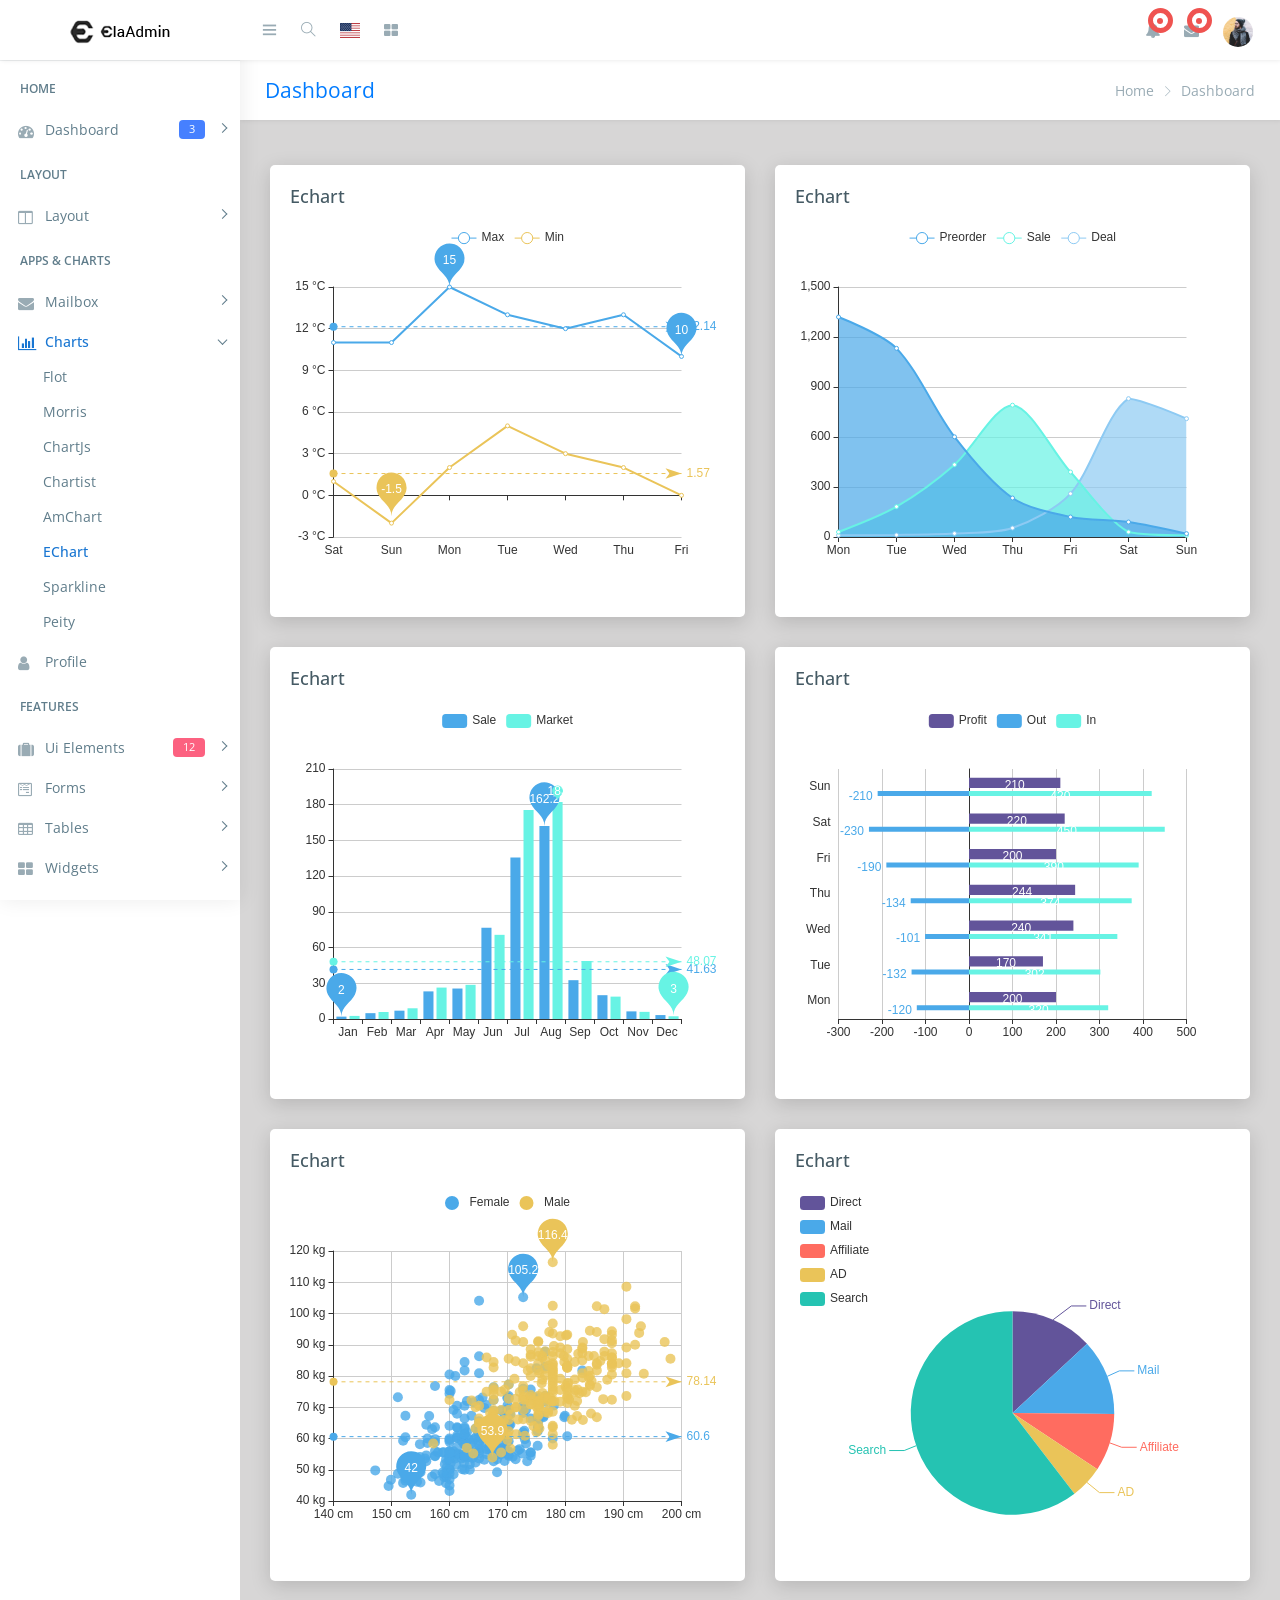
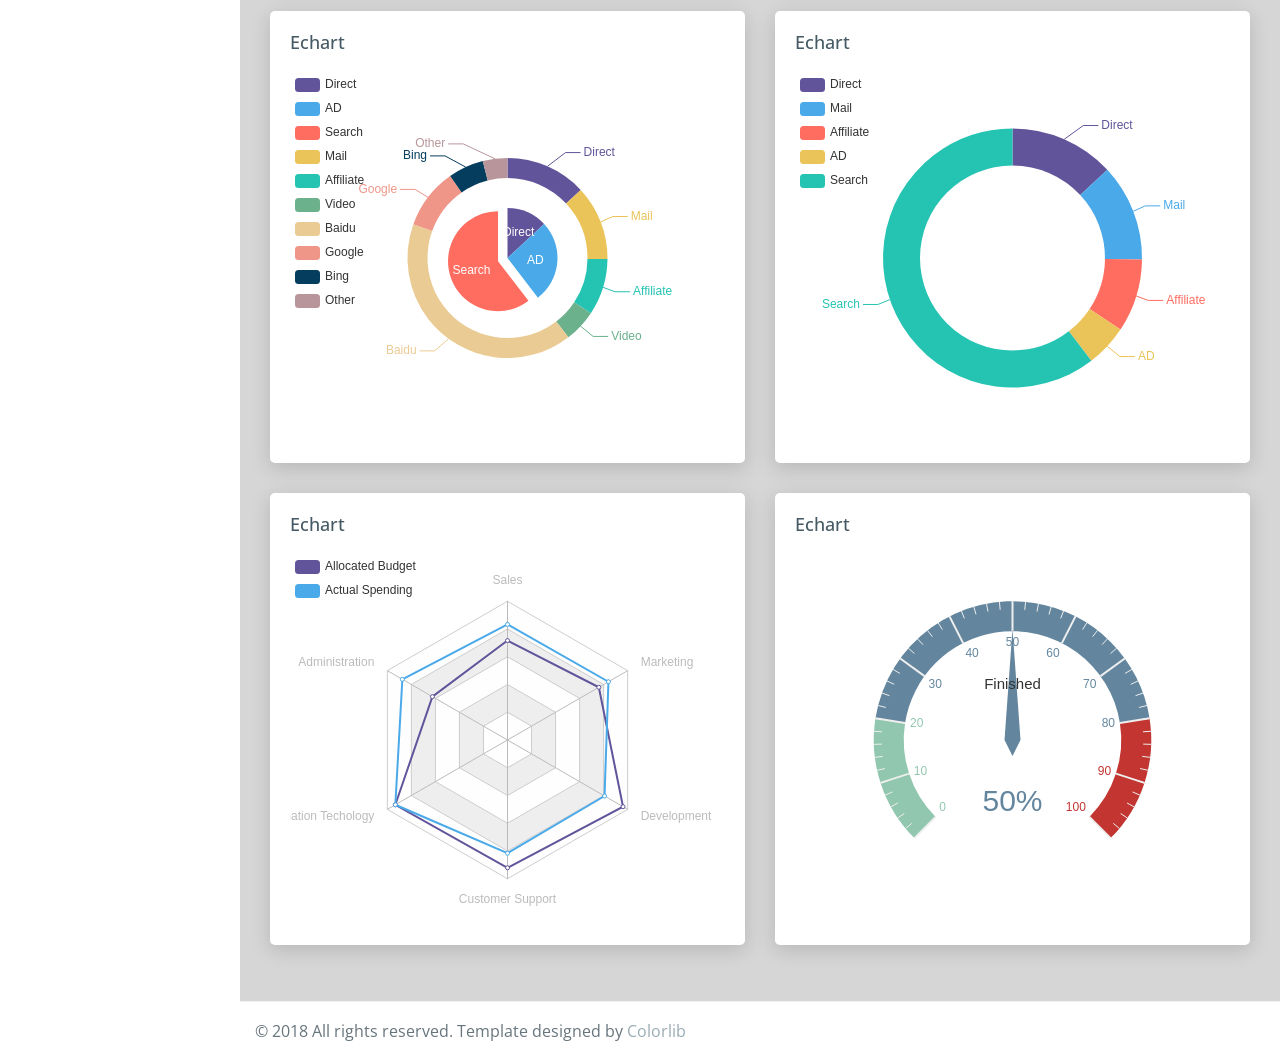
<file: plantillas/ElaAdmin/chart-echart.html>
<!DOCTYPE html>
<html lang="en">

<head>
    <meta charset="utf-8">
    <meta http-equiv="X-UA-Compatible" content="IE=edge">
    <!-- Tell the browser to be responsive to screen width -->
    <meta name="viewport" content="width=device-width, initial-scale=1">
    <meta name="description" content="">
    <meta name="author" content="">
    <!-- Favicon icon -->
    <link rel="icon" type="image/png" sizes="16x16" href="images/favicon.png">
    <title>Ela - Bootstrap Admin Dashboard Template</title>
    <!-- Bootstrap Core CSS -->
    <link href="css/lib/bootstrap/bootstrap.min.css" rel="stylesheet">
    <!-- Custom CSS -->
    <link href="css/helper.css" rel="stylesheet">
    <link href="css/style.css" rel="stylesheet">
    <!-- HTML5 Shim and Respond.js IE8 support of HTML5 elements and media queries -->
    <!-- WARNING: Respond.js doesn't work if you view the page via file:** -->
    <!--[if lt IE 9]>
    <script src="https:**oss.maxcdn.com/libs/html5shiv/3.7.0/html5shiv.js"></script>
    <script src="https:**oss.maxcdn.com/libs/respond.js/1.4.2/respond.min.js"></script>
<![endif]-->
</head>

<body class="fix-header fix-sidebar">
    <!-- Preloader - style you can find in spinners.css -->
    <div class="preloader">
        <svg class="circular" viewBox="25 25 50 50">
			<circle class="path" cx="50" cy="50" r="20" fill="none" stroke-width="2" stroke-miterlimit="10" /> </svg>
    </div>
    <!-- Main wrapper  -->
    <div id="main-wrapper">
        <div class="header">
            <nav class="navbar top-navbar navbar-expand-md navbar-light">
                <!-- Logo -->
                <div class="navbar-header">
                    <a class="navbar-brand" href="index.html">
                        <!-- Logo icon -->
                        <b><img src="images/logo.png" alt="homepage" class="dark-logo" /></b>
                        <!--End Logo icon -->
                        <!-- Logo text -->
                        <span><img src="images/logo-text.png" alt="homepage" class="dark-logo" /></span>
                    </a>
                </div>
                <!-- End Logo -->
                <div class="navbar-collapse">
                    <!-- toggle and nav items -->
                    <ul class="navbar-nav mr-auto mt-md-0">
                        <!-- This is  -->
                        <li class="nav-item"> <a class="nav-link nav-toggler hidden-md-up text-muted  " href="javascript:void(0)"><i class="mdi mdi-menu"></i></a> </li>
                        <li class="nav-item m-l-10"> <a class="nav-link sidebartoggler hidden-sm-down text-muted  " href="javascript:void(0)"><i class="ti-menu"></i></a> </li>
                        <!-- Search -->
                        <li class="nav-item hidden-sm-down search-box"> <a class="nav-link hidden-sm-down text-muted  " href="javascript:void(0)"><i class="ti-search"></i></a>
                            <form class="app-search">
                                <input type="text" class="form-control" placeholder="Search here"> <a class="srh-btn"><i class="ti-close"></i></a> </form>
                        </li>
                        <!-- Language -->
                        <li class="nav-item dropdown">
                            <a class="nav-link dropdown-toggle text-muted  " href="#" data-toggle="dropdown" aria-haspopup="true" aria-expanded="false"> <i class="flag-icon flag-icon-us"></i></a>
                            <div class="dropdown-menu animated zoomIn">
                                <a class="dropdown-item" href="#"><i class="flag-icon flag-icon-ca"></i> Canada</a>
                                <a class="dropdown-item" href="#"><i class="flag-icon flag-icon-fr"></i> French</a>
                                <a class="dropdown-item" href="#"><i class="flag-icon flag-icon-cn"></i> China</a>
                                <a class="dropdown-item" href="#"><i class="flag-icon flag-icon-de"></i> Dutch</a>
                            </div>
                        </li>
                        <!-- Messages -->
                        <li class="nav-item dropdown mega-dropdown"> <a class="nav-link dropdown-toggle text-muted  " href="#" data-toggle="dropdown" aria-haspopup="true" aria-expanded="false"><i class="fa fa-th-large"></i></a>
                            <div class="dropdown-menu animated zoomIn">
                                <ul class="mega-dropdown-menu row">


                                    <li class="col-lg-3  m-b-30">
                                        <h4 class="m-b-20">CONTACT US</h4>
                                        <!-- Contact -->
                                        <form>
                                            <div class="form-group">
                                                <input type="text" class="form-control" id="exampleInputname1" placeholder="Enter Name"> </div>
                                            <div class="form-group">
                                                <input type="email" class="form-control" placeholder="Enter email"> </div>
                                            <div class="form-group">
                                                <textarea class="form-control" id="exampleTextarea" rows="3" placeholder="Message"></textarea>
                                            </div>
                                            <button type="submit" class="btn btn-info">Submit</button>
                                        </form>
                                    </li>
                                    <li class="col-lg-3 col-xlg-3 m-b-30">
                                        <h4 class="m-b-20">List style</h4>
                                        <!-- List style -->
                                        <ul class="list-style-none">
                                            <li><a href="javascript:void(0)"><i class="fa fa-check text-success"></i> This Is Another Link</a></li>
                                            <li><a href="javascript:void(0)"><i class="fa fa-check text-success"></i> This Is Another Link</a></li>
                                            <li><a href="javascript:void(0)"><i class="fa fa-check text-success"></i> This Is Another Link</a></li>
                                            <li><a href="javascript:void(0)"><i class="fa fa-check text-success"></i> This Is Another Link</a></li>
                                            <li><a href="javascript:void(0)"><i class="fa fa-check text-success"></i> This Is Another Link</a></li>
                                        </ul>
                                    </li>
                                    <li class="col-lg-3 col-xlg-3 m-b-30">
                                        <h4 class="m-b-20">List style</h4>
                                        <!-- List style -->
                                        <ul class="list-style-none">
                                            <li><a href="javascript:void(0)"><i class="fa fa-check text-success"></i> This Is Another Link</a></li>
                                            <li><a href="javascript:void(0)"><i class="fa fa-check text-success"></i> This Is Another Link</a></li>
                                            <li><a href="javascript:void(0)"><i class="fa fa-check text-success"></i> This Is Another Link</a></li>
                                            <li><a href="javascript:void(0)"><i class="fa fa-check text-success"></i> This Is Another Link</a></li>
                                            <li><a href="javascript:void(0)"><i class="fa fa-check text-success"></i> This Is Another Link</a></li>
                                        </ul>
                                    </li>
                                    <li class="col-lg-3 col-xlg-3 m-b-30">
                                        <h4 class="m-b-20">List style</h4>
                                        <!-- List style -->
                                        <ul class="list-style-none">
                                            <li><a href="javascript:void(0)"><i class="fa fa-check text-success"></i> This Is Another Link</a></li>
                                            <li><a href="javascript:void(0)"><i class="fa fa-check text-success"></i> This Is Another Link</a></li>
                                            <li><a href="javascript:void(0)"><i class="fa fa-check text-success"></i> This Is Another Link</a></li>
                                            <li><a href="javascript:void(0)"><i class="fa fa-check text-success"></i> This Is Another Link</a></li>
                                            <li><a href="javascript:void(0)"><i class="fa fa-check text-success"></i> This Is Another Link</a></li>
                                        </ul>
                                    </li>
                                </ul>
                            </div>
                        </li>
                        <!-- End Messages -->
                    </ul>
                    <!-- User profile and search -->
                    <ul class="navbar-nav my-lg-0">
                        <!-- Comment -->
                        <li class="nav-item dropdown">
                            <a class="nav-link dropdown-toggle text-muted text-muted  " href="#" data-toggle="dropdown" aria-haspopup="true" aria-expanded="false"> <i class="fa fa-bell"></i>
        								<div class="notify"> <span class="heartbit"></span> <span class="point"></span> </div>
        							</a>
                            <div class="dropdown-menu dropdown-menu-right mailbox animated zoomIn">
                                <ul>
                                    <li>
                                        <div class="drop-title">Notifications</div>
                                    </li>
                                    <li>
                                        <div class="message-center">
                                            <!-- Message -->
                                            <a href="#">
                                                <div class="btn btn-danger btn-circle m-r-10"><i class="fa fa-link"></i></div>
                                                <div class="mail-contnet">
                                                    <h5>This is title</h5> <span class="mail-desc">Just see the my new admin!</span> <span class="time">9:30 AM</span>
                                                </div>
                                            </a>
                                            <!-- Message -->
                                            <a href="#">
                                                <div class="btn btn-success btn-circle m-r-10"><i class="ti-calendar"></i></div>
                                                <div class="mail-contnet">
                                                    <h5>This is another title</h5> <span class="mail-desc">Just a reminder that you have event</span> <span class="time">9:10 AM</span>
                                                </div>
                                            </a>
                                            <!-- Message -->
                                            <a href="#">
                                                <div class="btn btn-info btn-circle m-r-10"><i class="ti-settings"></i></div>
                                                <div class="mail-contnet">
                                                    <h5>This is title</h5> <span class="mail-desc">You can customize this template as you want</span> <span class="time">9:08 AM</span>
                                                </div>
                                            </a>
                                            <!-- Message -->
                                            <a href="#">
                                                <div class="btn btn-primary btn-circle m-r-10"><i class="ti-user"></i></div>
                                                <div class="mail-contnet">
                                                    <h5>This is another title</h5> <span class="mail-desc">Just see the my admin!</span> <span class="time">9:02 AM</span>
                                                </div>
                                            </a>
                                        </div>
                                    </li>
                                    <li>
                                        <a class="nav-link text-center" href="javascript:void(0);"> <strong>Check all notifications</strong> <i class="fa fa-angle-right"></i> </a>
                                    </li>
                                </ul>
                            </div>
                        </li>
                        <!-- End Comment -->
                        <!-- Messages -->
                        <li class="nav-item dropdown">
                            <a class="nav-link dropdown-toggle text-muted  " href="#" id="2" data-toggle="dropdown" aria-haspopup="true" aria-expanded="false"> <i class="fa fa-envelope"></i>
        								<div class="notify"> <span class="heartbit"></span> <span class="point"></span> </div>
        							</a>
                            <div class="dropdown-menu dropdown-menu-right mailbox animated zoomIn" aria-labelledby="2">
                                <ul>
                                    <li>
                                        <div class="drop-title">You have 4 new messages</div>
                                    </li>
                                    <li>
                                        <div class="message-center">
                                            <!-- Message -->
                                            <a href="#">
                                                <div class="user-img"> <img src="images/users/5.jpg" alt="user" class="img-circle"> <span class="profile-status online pull-right"></span> </div>
                                                <div class="mail-contnet">
                                                    <h5>Michael Qin</h5> <span class="mail-desc">Just see the my admin!</span> <span class="time">9:30 AM</span>
                                                </div>
                                            </a>
                                            <!-- Message -->
                                            <a href="#">
                                                <div class="user-img"> <img src="images/users/2.jpg" alt="user" class="img-circle"> <span class="profile-status busy pull-right"></span> </div>
                                                <div class="mail-contnet">
                                                    <h5>John Doe</h5> <span class="mail-desc">I've sung a song! See you at</span> <span class="time">9:10 AM</span>
                                                </div>
                                            </a>
                                            <!-- Message -->
                                            <a href="#">
                                                <div class="user-img"> <img src="images/users/3.jpg" alt="user" class="img-circle"> <span class="profile-status away pull-right"></span> </div>
                                                <div class="mail-contnet">
                                                    <h5>Mr. John</h5> <span class="mail-desc">I am a singer!</span> <span class="time">9:08 AM</span>
                                                </div>
                                            </a>
                                            <!-- Message -->
                                            <a href="#">
                                                <div class="user-img"> <img src="images/users/4.jpg" alt="user" class="img-circle"> <span class="profile-status offline pull-right"></span> </div>
                                                <div class="mail-contnet">
                                                    <h5>Michael Qin</h5> <span class="mail-desc">Just see the my admin!</span> <span class="time">9:02 AM</span>
                                                </div>
                                            </a>
                                        </div>
                                    </li>
                                    <li>
                                        <a class="nav-link text-center" href="javascript:void(0);"> <strong>See all e-Mails</strong> <i class="fa fa-angle-right"></i> </a>
                                    </li>
                                </ul>
                            </div>
                        </li>
                        <!-- End Messages -->
                        <!-- Profile -->
                        <li class="nav-item dropdown">
                            <a class="nav-link dropdown-toggle text-muted  " href="#" data-toggle="dropdown" aria-haspopup="true" aria-expanded="false"><img src="images/users/5.jpg" alt="user" class="profile-pic" /></a>
                            <div class="dropdown-menu dropdown-menu-right animated zoomIn">
                                <ul class="dropdown-user">
                                    <li><a href="#"><i class="ti-user"></i> Profile</a></li>
                                    <li><a href="#"><i class="ti-wallet"></i> Balance</a></li>
                                    <li><a href="#"><i class="ti-email"></i> Inbox</a></li>
                                    <li role="separator" class="divider"></li>
                                    <li><a href="#"><i class="ti-settings"></i> Setting</a></li>
                                    <li role="separator" class="divider"></li>
                                    <li><a href="#"><i class="fa fa-power-off"></i> Logout</a></li>
                                </ul>
                            </div>
                        </li>
                    </ul>
                </div>
            </nav>
        </div>
        <!-- End header header -->
        <!-- Left Sidebar  -->
        <div class="left-sidebar">
            <!-- Sidebar scroll-->
            <div class="scroll-sidebar">
                <!-- Sidebar navigation-->
                <nav class="sidebar-nav">
                    <ul id="sidebarnav">
                        <li class="nav-devider"></li>
                        <li class="nav-label">Home</li>
                        <li> <a class="has-arrow  " href="#" aria-expanded="false"><i class="fa fa-tachometer"></i><span class="hide-menu">Dashboard <span class="label label-rouded label-primary pull-right">3</span></span></a>
                            <ul aria-expanded="false" class="collapse">
                                <li><a href="index.html">Dashboard 1 </a></li>
                                <li><a href="index1.html">Dashboard 2 </a></li>
                                <li><a href="index2.html">Dashboard 3 </a></li>
                            </ul>
                        </li>
                        <li class="nav-label">Layout</li>
                        <li> <a class="has-arrow  " href="#" aria-expanded="false"><i class="fa fa-columns"></i><span class="hide-menu">Layout</span></a>
                            <ul aria-expanded="false" class="collapse">
                                <li><a href="layout-blank.html">Blank</a></li>
                                <li><a href="layout-boxed.html">Boxed</a></li>
                                <li><a href="layout-fix-header.html">Fix Header</a></li>
                                <li><a href="layout-fix-sidebar.html">Fix Sidebar</a></li>
                            </ul>
                        </li>
                        <li class="nav-label">Apps &amp; Charts</li>
                        <li> <a class="has-arrow  " href="#" aria-expanded="false"><i class="fa fa-envelope"></i><span class="hide-menu">Mailbox</span></a>
                            <ul aria-expanded="false" class="collapse">
                                <li><a href="email-compose.html">Compose</a></li>
                                <li><a href="email-read.html">Read</a></li>
                                <li><a href="email-inbox.html">Inbox</a></li>
                            </ul>
                        </li>
                        <li> <a class="has-arrow  " href="#" aria-expanded="false"><i class="fa fa-bar-chart"></i><span class="hide-menu">Charts</span></a>
                            <ul aria-expanded="false" class="collapse">
                                <li><a href="chart-flot.html">Flot</a></li>
                                <li><a href="chart-morris.html">Morris</a></li>
                                <li><a href="chart-chartjs.html">ChartJs</a></li>
                                <li><a href="chart-chartist.html">Chartist </a></li>
                                <li><a href="chart-amchart.html">AmChart</a></li>
                                <li><a href="chart-echart.html">EChart</a></li>
                                <li><a href="chart-sparkline.html">Sparkline</a></li>
                                <li><a href="chart-peity.html">Peity</a></li>
                            </ul>
                        </li>
                        <li> <a href="app-profile.html" aria-expanded="false"><i class="fa fa-user"></i><span class="hide-menu">Profile</span></a></li>
                        <li class="nav-label">Features</li>
                        <li> <a class="has-arrow  " href="#" aria-expanded="false"><i class="fa fa-suitcase"></i><span class="hide-menu">Ui Elements <span class="label label-rouded label-danger pull-right">12</span></span></a>
                            <ul aria-expanded="false" class="collapse">
                                <li><a href="ui-alert.html">Alert</a></li>
                                <li><a href="ui-button.html">Button</a></li>
                                <li><a href="ui-dropdown.html">Dropdown</a></li>
                                <li><a href="ui-progressbar.html">Progressbar</a></li>
                                <li><a href="ui-tab.html">Tab</a></li>
                                <li><a href="ui-typography.html">Typography</a></li>
                                <li><a href="uc-calender.html">Calender</a></li>
                                <li><a href="uc-datamap.html">Datamap</a></li>
                                <li><a href="uc-nestedable.html">Nestedable</a></li>
                                <li><a href="uc-sweetalert.html">Sweetalert</a></li>
                                <li><a href="uc-toastr.html">Toastr</a></li>
                                <li><a href="uc-weather.html">Weather</a></li>
                            </ul>
                        </li>
                        <li> <a class="has-arrow  " href="#" aria-expanded="false"><i class="fa fa-wpforms"></i><span class="hide-menu">Forms</span></a>
                            <ul aria-expanded="false" class="collapse">
                                <li><a href="form-basic.html">Basic Forms</a></li>
                                <li><a href="form-layout.html">Form Layout</a></li>
                                <li><a href="form-validation.html">Form Validation</a></li>
                                <li><a href="form-editor.html">Editor</a></li>
                                <li><a href="form-dropzone.html">Dropzone</a></li>
                            </ul>
                        </li>
                        <li> <a class="has-arrow  " href="#" aria-expanded="false"><i class="fa fa-table"></i><span class="hide-menu">Tables</span></a>
                            <ul aria-expanded="false" class="collapse">
                                <li><a href="table-bootstrap.html">Basic Tables</a></li>
                                <li><a href="table-datatable.html">Data Tables</a></li>
                            </ul>
                        </li>
                        <li> <a class="has-arrow  " href="#" aria-expanded="false"><i class="fa fa-th-large"></i><span class="hide-menu">Widgets</span></a>
                            <ul aria-expanded="false" class="collapse">
                                <li><a href="widget.html">Widgets</a></li>
                            </ul>
                        </li>
                        <li class="nav-label">EXTRA</li>
                        <li> <a class="has-arrow  " href="#" aria-expanded="false"><i class="fa fa-book"></i><span class="hide-menu">Sample Pages <span class="label label-rouded label-success pull-right">25</span></span></a>
                            <ul aria-expanded="false" class="collapse">

                                <li><a href="#" class="has-arrow">Authentication <span class="label label-rounded label-success">6</span></a>
                                    <ul aria-expanded="false" class="collapse">
                                        <li><a href="page-login.html">Login</a></li>
                                        <li><a href="page-register.html">Register</a></li>
                                        <li><a href="page-invoice.html">Invoice</a></li>
                                    </ul>
                                </li>
                                <li><a href="#" class="has-arrow">Error Pages</a>
                                    <ul aria-expanded="false" class="collapse">
                                        <li><a href="page-error-400.html">400</a></li>
                                        <li><a href="page-error-403.html">403</a></li>
                                        <li><a href="page-error-404.html">404</a></li>
                                        <li><a href="page-error-500.html">500</a></li>
                                        <li><a href="page-error-503.html">503</a></li>
                                    </ul>
                                </li>
                            </ul>
                        </li>
                        <li> <a class="has-arrow  " href="#" aria-expanded="false"><i class="fa fa-map-marker"></i><span class="hide-menu">Maps</span></a>
                            <ul aria-expanded="false" class="collapse">
                                <li><a href="map-google.html">Google Maps</a></li>
                                <li><a href="map-vector.html">Vector Map</a></li>
                            </ul>
                        </li>
                        <li> <a class="has-arrow  " href="#" aria-expanded="false"><i class="fa fa-level-down"></i><span class="hide-menu">Multi level dd</span></a>
                            <ul aria-expanded="false" class="collapse">
                                <li><a href="#">item 1.1</a></li>
                                <li><a href="#">item 1.2</a></li>
                                <li> <a class="has-arrow" href="#" aria-expanded="false">Menu 1.3</a>
                                    <ul aria-expanded="false" class="collapse">
                                        <li><a href="#">item 1.3.1</a></li>
                                        <li><a href="#">item 1.3.2</a></li>
                                        <li><a href="#">item 1.3.3</a></li>
                                        <li><a href="#">item 1.3.4</a></li>
                                    </ul>
                                </li>
                                <li><a href="#">item 1.4</a></li>
                            </ul>
                        </li>
                    </ul>
                </nav>
                <!-- End Sidebar navigation -->
            </div>
            <!-- End Sidebar scroll-->
        </div>
        <!-- End Left Sidebar  -->
        <!-- Page wrapper  -->
        <div class="page-wrapper">
            <!-- Bread crumb -->
            <div class="row page-titles">
                <div class="col-md-5 align-self-center">
                    <h3 class="text-primary">Dashboard</h3> </div>
                <div class="col-md-7 align-self-center">
                    <ol class="breadcrumb">
                        <li class="breadcrumb-item"><a href="javascript:void(0)">Home</a></li>
                        <li class="breadcrumb-item active">Dashboard</li>
                    </ol>
                </div>
            </div>
            <!-- End Bread crumb -->
            <!-- Container fluid  -->
            <div class="container-fluid">
                <!-- Start Page Content -->
                <div class="row">
                    <div class="col-lg-6">
                        <div class="card">
                            <div class="card-title">
                                <h4>Echart</h4>
                            </div>
                            <div class="card-content">
                                <div id="b-line" style="height: 370px"></div>
                            </div>
                        </div>
                    </div>
                    <div class="col-lg-6">
                        <div class="card">
                            <div class="card-title">
                                <h4>Echart</h4>
                            </div>
                            <div class="card-content">
                                <div id="b-area" style="height: 370px"></div>
                            </div>
                        </div>
                    </div>
                </div>
                <div class="row">
                    <div class="col-lg-6">
                        <div class="card">
                            <div class="card-title">
                                <h4>Echart</h4>
                            </div>
                            <div class="card-content">
                                <div id="rainfall" style="height: 370px"></div>
                            </div>
                        </div>
                    </div>
                    <div class="col-lg-6">
                        <div class="card">
                            <div class="card-title">
                                <h4>Echart</h4>
                            </div>
                            <div class="card-content">
                                <div id="nb-chart" style="height: 370px"></div>
                            </div>
                        </div>
                    </div>
                </div>
                <div class="row">
                    <div class="col-lg-6">
                        <div class="card">
                            <div class="card-title">
                                <h4>Echart</h4>
                            </div>
                            <div class="card-content">
                                <div id="bs-chart" style="height: 370px"></div>
                            </div>
                        </div>
                    </div>
                    <div class="col-lg-6">
                        <div class="card">
                            <div class="card-title">
                                <h4>Echart</h4>
                            </div>
                            <div class="card-content">
                                <div id="basic-Pie" style="height: 370px"></div>
                            </div>
                        </div>
                    </div>
                </div>
                <div class="row">
                    <div class="col-lg-6">
                        <div class="card">
                            <div class="card-title">
                                <h4>Echart</h4>
                            </div>
                            <div class="card-content">
                                <div id="np-Pie" style="height: 370px"></div>
                            </div>
                        </div>
                    </div>
                    <div class="col-lg-6">
                        <div class="card">
                            <div class="card-title">
                                <h4>Echart</h4>
                            </div>
                            <div class="card-content">
                                <div id="doughnut" style="height: 370px"></div>
                            </div>
                        </div>
                    </div>
                </div>
                <div class="row">
                    <div class="col-lg-6">
                        <div class="card">
                            <div class="card-title">
                                <h4>Echart</h4>
                            </div>
                            <div class="card-content">
                                <div id="radar" style="height: 370px"></div>
                            </div>
                        </div>
                    </div>
                    <div class="col-lg-6">
                        <div class="card">
                            <div class="card-title">
                                <h4>Echart</h4>
                            </div>
                            <div class="card-content">
                                <div id="gauge" style="height: 370px"></div>
                            </div>
                        </div>
                    </div>
                </div>

                <!-- End PAge Content -->
            </div>
            <!-- End Container fluid  -->
            <!-- footer -->
            <footer class="footer"> © 2018 All rights reserved. Template designed by <a href="https://colorlib.com">Colorlib</a></footer>
            <!-- End footer -->
        </div>
        <!-- End Page wrapper  -->
    </div>
    <!-- End Wrapper -->
    <!-- All Jquery -->
    <script src="js/lib/jquery/jquery.min.js"></script>
    <!-- Bootstrap tether Core JavaScript -->
    <script src="js/lib/bootstrap/js/popper.min.js"></script>
    <script src="js/lib/bootstrap/js/bootstrap.min.js"></script>
    <!-- slimscrollbar scrollbar JavaScript -->
    <script src="js/jquery.slimscroll.js"></script>
    <!--Menu sidebar -->
    <script src="js/sidebarmenu.js"></script>
    <!--stickey kit -->
    <script src="js/lib/sticky-kit-master/dist/sticky-kit.min.js"></script>

    <!-- Echart -->
    <script src="js/lib/echart/echarts.js"></script>
    <script src="js/lib/echart/echarts-init.js"></script>
    <!--Custom JavaScript -->
    <script src="js/scripts.js"></script>

</body>

</html>
</file>
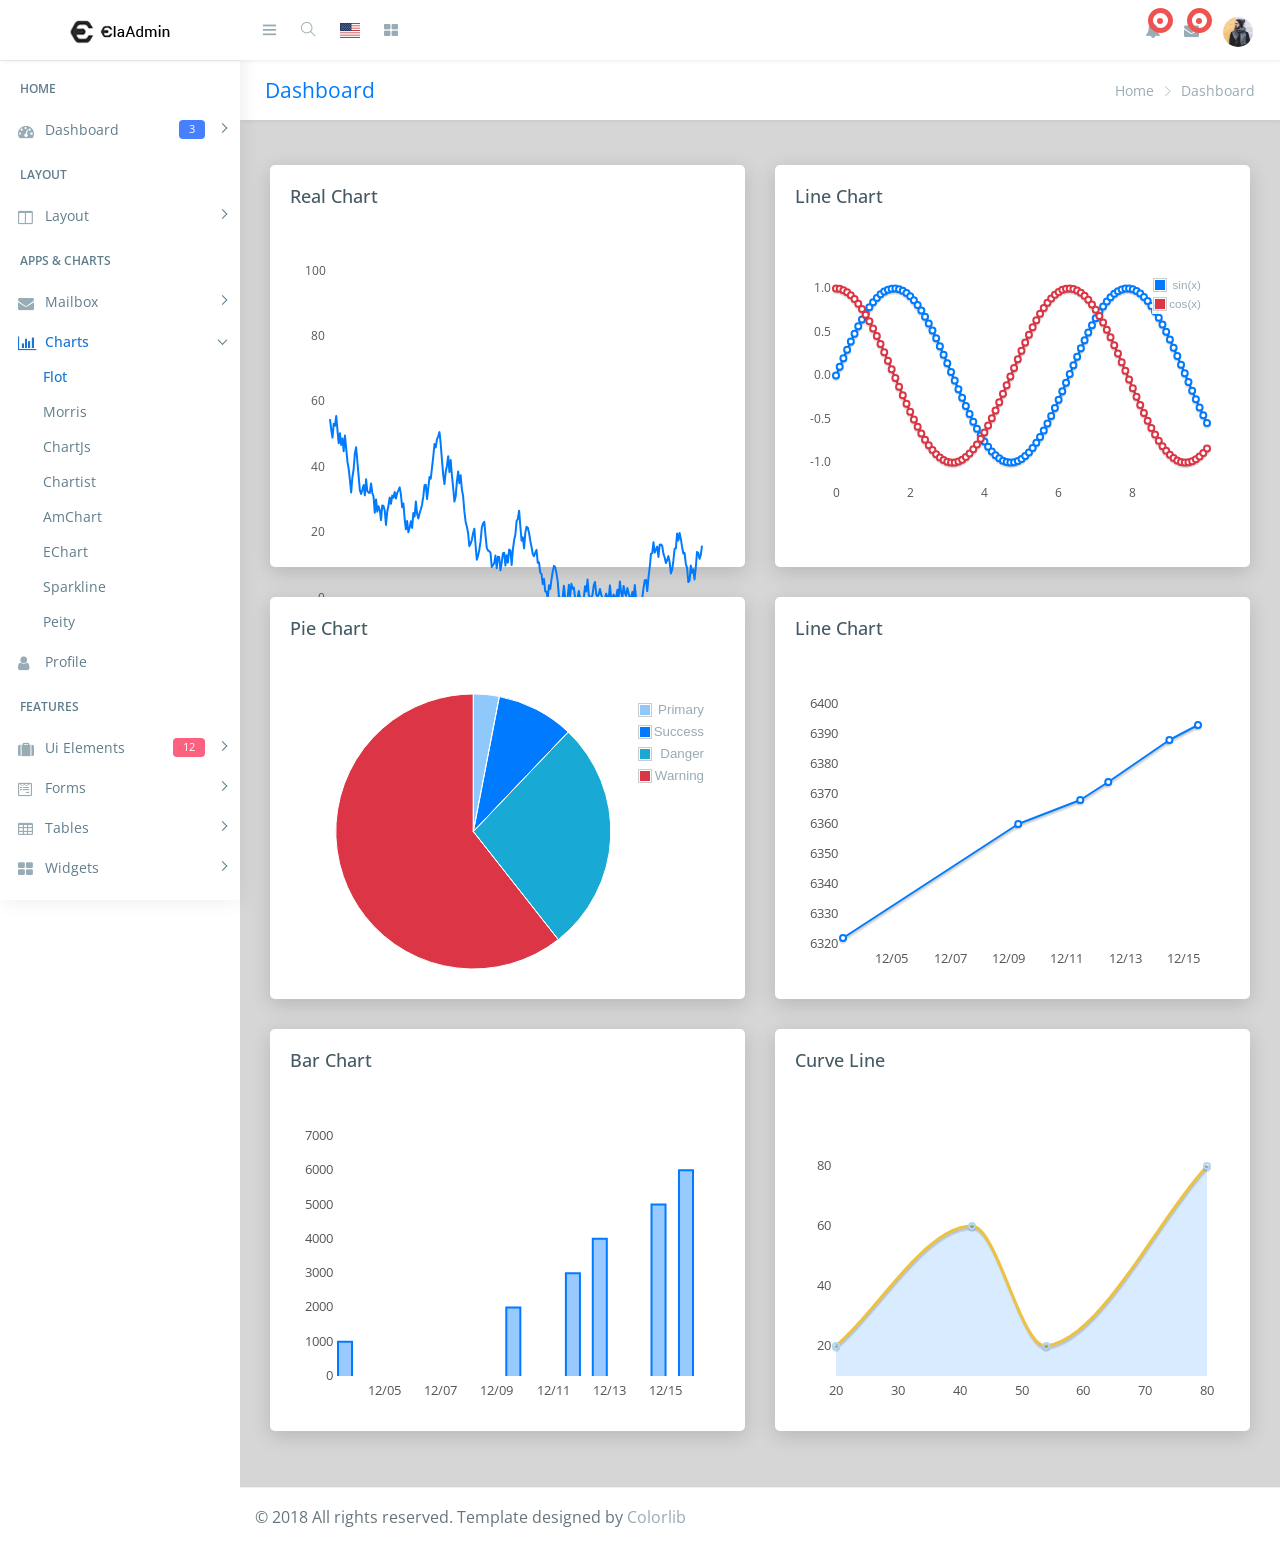
<file: plantillas/ElaAdmin/chart-flot.html>
<!DOCTYPE html>
<html lang="en">

<head>
    <meta charset="utf-8">
    <meta http-equiv="X-UA-Compatible" content="IE=edge">
    <!-- Tell the browser to be responsive to screen width -->
    <meta name="viewport" content="width=device-width, initial-scale=1">
    <meta name="description" content="">
    <meta name="author" content="">
    <!-- Favicon icon -->
    <link rel="icon" type="image/png" sizes="16x16" href="images/favicon.png">
    <title>Ela - Bootstrap Admin Dashboard Template</title>
    <!-- Bootstrap Core CSS -->
    <link href="css/lib/bootstrap/bootstrap.min.css" rel="stylesheet">
    <!-- Custom CSS -->
    <link href="css/helper.css" rel="stylesheet">
    <link href="css/style.css" rel="stylesheet">
    <!-- HTML5 Shim and Respond.js IE8 support of HTML5 elements and media queries -->
    <!-- WARNING: Respond.js doesn't work if you view the page via file:** -->
    <!--[if lt IE 9]>
    <script src="https:**oss.maxcdn.com/libs/html5shiv/3.7.0/html5shiv.js"></script>
    <script src="https:**oss.maxcdn.com/libs/respond.js/1.4.2/respond.min.js"></script>
<![endif]-->
</head>

<body class="fix-header fix-sidebar">
    <!-- Preloader - style you can find in spinners.css -->
    <div class="preloader">
        <svg class="circular" viewBox="25 25 50 50">
			<circle class="path" cx="50" cy="50" r="20" fill="none" stroke-width="2" stroke-miterlimit="10" /> </svg>
    </div>
    <!-- Main wrapper  -->
    <div id="main-wrapper">
        <div class="header">
            <nav class="navbar top-navbar navbar-expand-md navbar-light">
                <!-- Logo -->
                <div class="navbar-header">
                    <a class="navbar-brand" href="index.html">
                        <!-- Logo icon -->
                        <b><img src="images/logo.png" alt="homepage" class="dark-logo" /></b>
                        <!--End Logo icon -->
                        <!-- Logo text -->
                        <span><img src="images/logo-text.png" alt="homepage" class="dark-logo" /></span>
                    </a>
                </div>
                <!-- End Logo -->
                <div class="navbar-collapse">
                    <!-- toggle and nav items -->
                    <ul class="navbar-nav mr-auto mt-md-0">
                        <!-- This is  -->
                        <li class="nav-item"> <a class="nav-link nav-toggler hidden-md-up text-muted  " href="javascript:void(0)"><i class="mdi mdi-menu"></i></a> </li>
                        <li class="nav-item m-l-10"> <a class="nav-link sidebartoggler hidden-sm-down text-muted  " href="javascript:void(0)"><i class="ti-menu"></i></a> </li>
                        <!-- Search -->
                        <li class="nav-item hidden-sm-down search-box"> <a class="nav-link hidden-sm-down text-muted  " href="javascript:void(0)"><i class="ti-search"></i></a>
                            <form class="app-search">
                                <input type="text" class="form-control" placeholder="Search here"> <a class="srh-btn"><i class="ti-close"></i></a> </form>
                        </li>
                        <!-- Language -->
                        <li class="nav-item dropdown">
                            <a class="nav-link dropdown-toggle text-muted  " href="#" data-toggle="dropdown" aria-haspopup="true" aria-expanded="false"> <i class="flag-icon flag-icon-us"></i></a>
                            <div class="dropdown-menu animated zoomIn">
                                <a class="dropdown-item" href="#"><i class="flag-icon flag-icon-ca"></i> Canada</a>
                                <a class="dropdown-item" href="#"><i class="flag-icon flag-icon-fr"></i> French</a>
                                <a class="dropdown-item" href="#"><i class="flag-icon flag-icon-cn"></i> China</a>
                                <a class="dropdown-item" href="#"><i class="flag-icon flag-icon-de"></i> Dutch</a>
                            </div>
                        </li>
                        <!-- Messages -->
                        <li class="nav-item dropdown mega-dropdown"> <a class="nav-link dropdown-toggle text-muted  " href="#" data-toggle="dropdown" aria-haspopup="true" aria-expanded="false"><i class="fa fa-th-large"></i></a>
                            <div class="dropdown-menu animated zoomIn">
                                <ul class="mega-dropdown-menu row">


                                    <li class="col-lg-3  m-b-30">
                                        <h4 class="m-b-20">CONTACT US</h4>
                                        <!-- Contact -->
                                        <form>
                                            <div class="form-group">
                                                <input type="text" class="form-control" id="exampleInputname1" placeholder="Enter Name"> </div>
                                            <div class="form-group">
                                                <input type="email" class="form-control" placeholder="Enter email"> </div>
                                            <div class="form-group">
                                                <textarea class="form-control" id="exampleTextarea" rows="3" placeholder="Message"></textarea>
                                            </div>
                                            <button type="submit" class="btn btn-info">Submit</button>
                                        </form>
                                    </li>
                                    <li class="col-lg-3 col-xlg-3 m-b-30">
                                        <h4 class="m-b-20">List style</h4>
                                        <!-- List style -->
                                        <ul class="list-style-none">
                                            <li><a href="javascript:void(0)"><i class="fa fa-check text-success"></i> This Is Another Link</a></li>
                                            <li><a href="javascript:void(0)"><i class="fa fa-check text-success"></i> This Is Another Link</a></li>
                                            <li><a href="javascript:void(0)"><i class="fa fa-check text-success"></i> This Is Another Link</a></li>
                                            <li><a href="javascript:void(0)"><i class="fa fa-check text-success"></i> This Is Another Link</a></li>
                                            <li><a href="javascript:void(0)"><i class="fa fa-check text-success"></i> This Is Another Link</a></li>
                                        </ul>
                                    </li>
                                    <li class="col-lg-3 col-xlg-3 m-b-30">
                                        <h4 class="m-b-20">List style</h4>
                                        <!-- List style -->
                                        <ul class="list-style-none">
                                            <li><a href="javascript:void(0)"><i class="fa fa-check text-success"></i> This Is Another Link</a></li>
                                            <li><a href="javascript:void(0)"><i class="fa fa-check text-success"></i> This Is Another Link</a></li>
                                            <li><a href="javascript:void(0)"><i class="fa fa-check text-success"></i> This Is Another Link</a></li>
                                            <li><a href="javascript:void(0)"><i class="fa fa-check text-success"></i> This Is Another Link</a></li>
                                            <li><a href="javascript:void(0)"><i class="fa fa-check text-success"></i> This Is Another Link</a></li>
                                        </ul>
                                    </li>
                                    <li class="col-lg-3 col-xlg-3 m-b-30">
                                        <h4 class="m-b-20">List style</h4>
                                        <!-- List style -->
                                        <ul class="list-style-none">
                                            <li><a href="javascript:void(0)"><i class="fa fa-check text-success"></i> This Is Another Link</a></li>
                                            <li><a href="javascript:void(0)"><i class="fa fa-check text-success"></i> This Is Another Link</a></li>
                                            <li><a href="javascript:void(0)"><i class="fa fa-check text-success"></i> This Is Another Link</a></li>
                                            <li><a href="javascript:void(0)"><i class="fa fa-check text-success"></i> This Is Another Link</a></li>
                                            <li><a href="javascript:void(0)"><i class="fa fa-check text-success"></i> This Is Another Link</a></li>
                                        </ul>
                                    </li>
                                </ul>
                            </div>
                        </li>
                        <!-- End Messages -->
                    </ul>
                    <!-- User profile and search -->
                    <ul class="navbar-nav my-lg-0">
                        <!-- Comment -->
                        <li class="nav-item dropdown">
                            <a class="nav-link dropdown-toggle text-muted text-muted  " href="#" data-toggle="dropdown" aria-haspopup="true" aria-expanded="false"> <i class="fa fa-bell"></i>
        								<div class="notify"> <span class="heartbit"></span> <span class="point"></span> </div>
        							</a>
                            <div class="dropdown-menu dropdown-menu-right mailbox animated zoomIn">
                                <ul>
                                    <li>
                                        <div class="drop-title">Notifications</div>
                                    </li>
                                    <li>
                                        <div class="message-center">
                                            <!-- Message -->
                                            <a href="#">
                                                <div class="btn btn-danger btn-circle m-r-10"><i class="fa fa-link"></i></div>
                                                <div class="mail-contnet">
                                                    <h5>This is title</h5> <span class="mail-desc">Just see the my new admin!</span> <span class="time">9:30 AM</span>
                                                </div>
                                            </a>
                                            <!-- Message -->
                                            <a href="#">
                                                <div class="btn btn-success btn-circle m-r-10"><i class="ti-calendar"></i></div>
                                                <div class="mail-contnet">
                                                    <h5>This is another title</h5> <span class="mail-desc">Just a reminder that you have event</span> <span class="time">9:10 AM</span>
                                                </div>
                                            </a>
                                            <!-- Message -->
                                            <a href="#">
                                                <div class="btn btn-info btn-circle m-r-10"><i class="ti-settings"></i></div>
                                                <div class="mail-contnet">
                                                    <h5>This is title</h5> <span class="mail-desc">You can customize this template as you want</span> <span class="time">9:08 AM</span>
                                                </div>
                                            </a>
                                            <!-- Message -->
                                            <a href="#">
                                                <div class="btn btn-primary btn-circle m-r-10"><i class="ti-user"></i></div>
                                                <div class="mail-contnet">
                                                    <h5>This is another title</h5> <span class="mail-desc">Just see the my admin!</span> <span class="time">9:02 AM</span>
                                                </div>
                                            </a>
                                        </div>
                                    </li>
                                    <li>
                                        <a class="nav-link text-center" href="javascript:void(0);"> <strong>Check all notifications</strong> <i class="fa fa-angle-right"></i> </a>
                                    </li>
                                </ul>
                            </div>
                        </li>
                        <!-- End Comment -->
                        <!-- Messages -->
                        <li class="nav-item dropdown">
                            <a class="nav-link dropdown-toggle text-muted  " href="#" id="2" data-toggle="dropdown" aria-haspopup="true" aria-expanded="false"> <i class="fa fa-envelope"></i>
        								<div class="notify"> <span class="heartbit"></span> <span class="point"></span> </div>
        							</a>
                            <div class="dropdown-menu dropdown-menu-right mailbox animated zoomIn" aria-labelledby="2">
                                <ul>
                                    <li>
                                        <div class="drop-title">You have 4 new messages</div>
                                    </li>
                                    <li>
                                        <div class="message-center">
                                            <!-- Message -->
                                            <a href="#">
                                                <div class="user-img"> <img src="images/users/5.jpg" alt="user" class="img-circle"> <span class="profile-status online pull-right"></span> </div>
                                                <div class="mail-contnet">
                                                    <h5>Michael Qin</h5> <span class="mail-desc">Just see the my admin!</span> <span class="time">9:30 AM</span>
                                                </div>
                                            </a>
                                            <!-- Message -->
                                            <a href="#">
                                                <div class="user-img"> <img src="images/users/2.jpg" alt="user" class="img-circle"> <span class="profile-status busy pull-right"></span> </div>
                                                <div class="mail-contnet">
                                                    <h5>John Doe</h5> <span class="mail-desc">I've sung a song! See you at</span> <span class="time">9:10 AM</span>
                                                </div>
                                            </a>
                                            <!-- Message -->
                                            <a href="#">
                                                <div class="user-img"> <img src="images/users/3.jpg" alt="user" class="img-circle"> <span class="profile-status away pull-right"></span> </div>
                                                <div class="mail-contnet">
                                                    <h5>Mr. John</h5> <span class="mail-desc">I am a singer!</span> <span class="time">9:08 AM</span>
                                                </div>
                                            </a>
                                            <!-- Message -->
                                            <a href="#">
                                                <div class="user-img"> <img src="images/users/4.jpg" alt="user" class="img-circle"> <span class="profile-status offline pull-right"></span> </div>
                                                <div class="mail-contnet">
                                                    <h5>Michael Qin</h5> <span class="mail-desc">Just see the my admin!</span> <span class="time">9:02 AM</span>
                                                </div>
                                            </a>
                                        </div>
                                    </li>
                                    <li>
                                        <a class="nav-link text-center" href="javascript:void(0);"> <strong>See all e-Mails</strong> <i class="fa fa-angle-right"></i> </a>
                                    </li>
                                </ul>
                            </div>
                        </li>
                        <!-- End Messages -->
                        <!-- Profile -->
                        <li class="nav-item dropdown">
                            <a class="nav-link dropdown-toggle text-muted  " href="#" data-toggle="dropdown" aria-haspopup="true" aria-expanded="false"><img src="images/users/5.jpg" alt="user" class="profile-pic" /></a>
                            <div class="dropdown-menu dropdown-menu-right animated zoomIn">
                                <ul class="dropdown-user">
                                    <li><a href="#"><i class="ti-user"></i> Profile</a></li>
                                    <li><a href="#"><i class="ti-wallet"></i> Balance</a></li>
                                    <li><a href="#"><i class="ti-email"></i> Inbox</a></li>
                                    <li role="separator" class="divider"></li>
                                    <li><a href="#"><i class="ti-settings"></i> Setting</a></li>
                                    <li role="separator" class="divider"></li>
                                    <li><a href="#"><i class="fa fa-power-off"></i> Logout</a></li>
                                </ul>
                            </div>
                        </li>
                    </ul>
                </div>
            </nav>
        </div>
        <!-- End header header -->
        <!-- Left Sidebar  -->
        <div class="left-sidebar">
            <!-- Sidebar scroll-->
            <div class="scroll-sidebar">
                <!-- Sidebar navigation-->
                <nav class="sidebar-nav">
                    <ul id="sidebarnav">
                        <li class="nav-devider"></li>
                        <li class="nav-label">Home</li>
                        <li> <a class="has-arrow  " href="#" aria-expanded="false"><i class="fa fa-tachometer"></i><span class="hide-menu">Dashboard <span class="label label-rouded label-primary pull-right">3</span></span></a>
                            <ul aria-expanded="false" class="collapse">
                                <li><a href="index.html">Dashboard 1 </a></li>
                                <li><a href="index1.html">Dashboard 2 </a></li>
                                <li><a href="index2.html">Dashboard 3 </a></li>
                            </ul>
                        </li>
                        <li class="nav-label">Layout</li>
                        <li> <a class="has-arrow  " href="#" aria-expanded="false"><i class="fa fa-columns"></i><span class="hide-menu">Layout</span></a>
                            <ul aria-expanded="false" class="collapse">
                                <li><a href="layout-blank.html">Blank</a></li>
                                <li><a href="layout-boxed.html">Boxed</a></li>
                                <li><a href="layout-fix-header.html">Fix Header</a></li>
                                <li><a href="layout-fix-sidebar.html">Fix Sidebar</a></li>
                            </ul>
                        </li>
                        <li class="nav-label">Apps &amp; Charts</li>
                        <li> <a class="has-arrow  " href="#" aria-expanded="false"><i class="fa fa-envelope"></i><span class="hide-menu">Mailbox</span></a>
                            <ul aria-expanded="false" class="collapse">
                                <li><a href="email-compose.html">Compose</a></li>
                                <li><a href="email-read.html">Read</a></li>
                                <li><a href="email-inbox.html">Inbox</a></li>
                            </ul>
                        </li>
                        <li> <a class="has-arrow  " href="#" aria-expanded="false"><i class="fa fa-bar-chart"></i><span class="hide-menu">Charts</span></a>
                            <ul aria-expanded="false" class="collapse">
                                <li><a href="chart-flot.html">Flot</a></li>
                                <li><a href="chart-morris.html">Morris</a></li>
                                <li><a href="chart-chartjs.html">ChartJs</a></li>
                                <li><a href="chart-chartist.html">Chartist </a></li>
                                <li><a href="chart-amchart.html">AmChart</a></li>
                                <li><a href="chart-echart.html">EChart</a></li>
                                <li><a href="chart-sparkline.html">Sparkline</a></li>
                                <li><a href="chart-peity.html">Peity</a></li>
                            </ul>
                        </li>
                        <li> <a href="app-profile.html" aria-expanded="false"><i class="fa fa-user"></i><span class="hide-menu">Profile</span></a></li>
                        <li class="nav-label">Features</li>
                        <li> <a class="has-arrow  " href="#" aria-expanded="false"><i class="fa fa-suitcase"></i><span class="hide-menu">Ui Elements <span class="label label-rouded label-danger pull-right">12</span></span></a>
                            <ul aria-expanded="false" class="collapse">
                                <li><a href="ui-alert.html">Alert</a></li>
                                <li><a href="ui-button.html">Button</a></li>
                                <li><a href="ui-dropdown.html">Dropdown</a></li>
                                <li><a href="ui-progressbar.html">Progressbar</a></li>
                                <li><a href="ui-tab.html">Tab</a></li>
                                <li><a href="ui-typography.html">Typography</a></li>
                                <li><a href="uc-calender.html">Calender</a></li>
                                <li><a href="uc-datamap.html">Datamap</a></li>
                                <li><a href="uc-nestedable.html">Nestedable</a></li>
                                <li><a href="uc-sweetalert.html">Sweetalert</a></li>
                                <li><a href="uc-toastr.html">Toastr</a></li>
                                <li><a href="uc-weather.html">Weather</a></li>
                            </ul>
                        </li>
                        <li> <a class="has-arrow  " href="#" aria-expanded="false"><i class="fa fa-wpforms"></i><span class="hide-menu">Forms</span></a>
                            <ul aria-expanded="false" class="collapse">
                                <li><a href="form-basic.html">Basic Forms</a></li>
                                <li><a href="form-layout.html">Form Layout</a></li>
                                <li><a href="form-validation.html">Form Validation</a></li>
                                <li><a href="form-editor.html">Editor</a></li>
                                <li><a href="form-dropzone.html">Dropzone</a></li>
                            </ul>
                        </li>
                        <li> <a class="has-arrow  " href="#" aria-expanded="false"><i class="fa fa-table"></i><span class="hide-menu">Tables</span></a>
                            <ul aria-expanded="false" class="collapse">
                                <li><a href="table-bootstrap.html">Basic Tables</a></li>
                                <li><a href="table-datatable.html">Data Tables</a></li>
                            </ul>
                        </li>
                        <li> <a class="has-arrow  " href="#" aria-expanded="false"><i class="fa fa-th-large"></i><span class="hide-menu">Widgets</span></a>
                            <ul aria-expanded="false" class="collapse">
                                <li><a href="widget.html">Widgets</a></li>
                            </ul>
                        </li>
                        <li class="nav-label">EXTRA</li>
                        <li> <a class="has-arrow  " href="#" aria-expanded="false"><i class="fa fa-book"></i><span class="hide-menu">Sample Pages <span class="label label-rouded label-success pull-right">25</span></span></a>
                            <ul aria-expanded="false" class="collapse">

                                <li><a href="#" class="has-arrow">Authentication <span class="label label-rounded label-success">6</span></a>
                                    <ul aria-expanded="false" class="collapse">
                                        <li><a href="page-login.html">Login</a></li>
                                        <li><a href="page-register.html">Register</a></li>
                                        <li><a href="page-invoice.html">Invoice</a></li>
                                    </ul>
                                </li>
                                <li><a href="#" class="has-arrow">Error Pages</a>
                                    <ul aria-expanded="false" class="collapse">
                                        <li><a href="page-error-400.html">400</a></li>
                                        <li><a href="page-error-403.html">403</a></li>
                                        <li><a href="page-error-404.html">404</a></li>
                                        <li><a href="page-error-500.html">500</a></li>
                                        <li><a href="page-error-503.html">503</a></li>
                                    </ul>
                                </li>
                            </ul>
                        </li>
                        <li> <a class="has-arrow  " href="#" aria-expanded="false"><i class="fa fa-map-marker"></i><span class="hide-menu">Maps</span></a>
                            <ul aria-expanded="false" class="collapse">
                                <li><a href="map-google.html">Google Maps</a></li>
                                <li><a href="map-vector.html">Vector Map</a></li>
                            </ul>
                        </li>
                        <li> <a class="has-arrow  " href="#" aria-expanded="false"><i class="fa fa-level-down"></i><span class="hide-menu">Multi level dd</span></a>
                            <ul aria-expanded="false" class="collapse">
                                <li><a href="#">item 1.1</a></li>
                                <li><a href="#">item 1.2</a></li>
                                <li> <a class="has-arrow" href="#" aria-expanded="false">Menu 1.3</a>
                                    <ul aria-expanded="false" class="collapse">
                                        <li><a href="#">item 1.3.1</a></li>
                                        <li><a href="#">item 1.3.2</a></li>
                                        <li><a href="#">item 1.3.3</a></li>
                                        <li><a href="#">item 1.3.4</a></li>
                                    </ul>
                                </li>
                                <li><a href="#">item 1.4</a></li>
                            </ul>
                        </li>
                    </ul>
                </nav>
                <!-- End Sidebar navigation -->
            </div>
            <!-- End Sidebar scroll-->
        </div>
        <!-- End Left Sidebar  -->
        <!-- Page wrapper  -->
        <div class="page-wrapper">
            <!-- Bread crumb -->
            <div class="row page-titles">
                <div class="col-md-5 align-self-center">
                    <h3 class="text-primary">Dashboard</h3> </div>
                <div class="col-md-7 align-self-center">
                    <ol class="breadcrumb">
                        <li class="breadcrumb-item"><a href="javascript:void(0)">Home</a></li>
                        <li class="breadcrumb-item active">Dashboard</li>
                    </ol>
                </div>
            </div>
            <!-- End Bread crumb -->
            <!-- Container fluid  -->
            <div class="container-fluid">
                <!-- Start Page Content -->

                <div class="row">
                    <div class="col-lg-6">
                        <div class="card">
                            <div class="card-title">
                                <h4>Real Chart</h4>
                            </div>
                            <div class="flot-container">
                                <div id="cpu-load" class="cpu-load"></div>
                            </div>
                        </div>
                        <!-- /# card -->
                    </div>
                    <!-- /# column -->

                    <div class="col-lg-6">
                        <div class="card">
                            <div class="card-title">
                                <h4>Line Chart</h4>
                            </div>
                            <div class="flot-container">
                                <div id="flot-line" class="flot-line"></div>
                            </div>
                        </div>
                        <!-- /# card -->
                    </div>
                    <!-- /# column -->
                </div>
                <!-- /# row -->
                <div class="row">
                    <div class="col-lg-6">
                        <div class="card">
                            <div class="card-title">
                                <h4>Pie Chart</h4>
                            </div>
                            <div class="flot-container">
                                <div id="flot-pie" class="flot-pie-container"></div>
                            </div>
                        </div>
                        <!-- /# card -->
                    </div>
                    <!-- /# column -->

                    <div class="col-lg-6">
                        <div class="card">
                            <div class="card-title">
                                <h4>Line Chart</h4>
                            </div>
                            <div class="flot-container">
                                <div id="chart1"></div>
                            </div>
                        </div>
                        <!-- /# card -->
                    </div>
                    <!-- /# column -->
                </div>
                <!-- /# row -->
                <div class="row">
                    <div class="col-lg-6">
                        <div class="card">
                            <div class="card-title">
                                <h4>Bar Chart</h4>
                            </div>
                            <div class="flot-container">
                                <div id="flotBar"></div>
                            </div>
                        </div>
                        <!-- /# card -->
                    </div>
                    <!-- /# column -->

                    <div class="col-lg-6">
                        <div class="card">
                            <div class="card-title">
                                <h4>Curve Line</h4>
                            </div>
                            <div class="flot-container">
                                <div id="flotCurve"></div>
                            </div>
                        </div>
                        <!-- /# card -->
                    </div>
                    <!-- /# column -->
                </div>
                <!-- /# row -->
                <!-- End PAge Content -->
            </div>
            <!-- End Container fluid  -->
            <!-- footer -->
            <footer class="footer"> © 2018 All rights reserved. Template designed by <a href="https://colorlib.com">Colorlib</a></footer>
            <!-- End footer -->
        </div>
        <!-- End Page wrapper  -->
    </div>
    <!-- End Wrapper -->
    <!-- All Jquery -->
    <script src="js/lib/jquery/jquery.min.js"></script>
    <!-- Bootstrap tether Core JavaScript -->
    <script src="js/lib/bootstrap/js/popper.min.js"></script>
    <script src="js/lib/bootstrap/js/bootstrap.min.js"></script>
    <!-- slimscrollbar scrollbar JavaScript -->
    <script src="js/jquery.slimscroll.js"></script>
    <!--Menu sidebar -->
    <script src="js/sidebarmenu.js"></script>
    <!--stickey kit -->
    <script src="js/lib/sticky-kit-master/dist/sticky-kit.min.js"></script>


    <!--  flot-chart js -->
    <script src="js/lib/flot-chart/excanvas.min.js"></script>
    <script src="js/lib/flot-chart/jquery.flot.js"></script>
    <script src="js/lib/flot-chart/jquery.flot.pie.js"></script>
    <script src="js/lib/flot-chart/jquery.flot.time.js"></script>
    <script src="js/lib/flot-chart/jquery.flot.stack.js"></script>
    <script src="js/lib/flot-chart/jquery.flot.resize.js"></script>
    <script src="js/lib/flot-chart/jquery.flot.crosshair.js"></script>
    <script src="js/lib/flot-chart/curvedLines.js"></script>
    <script src="js/lib/flot-chart/flot-tooltip/jquery.flot.tooltip.min.js"></script>
    <script src="js/lib/flot-chart/flot-chart-init.js"></script>
    <!--Custom JavaScript -->
    <script src="js/scripts.js"></script>

</body>

</html>
</file>
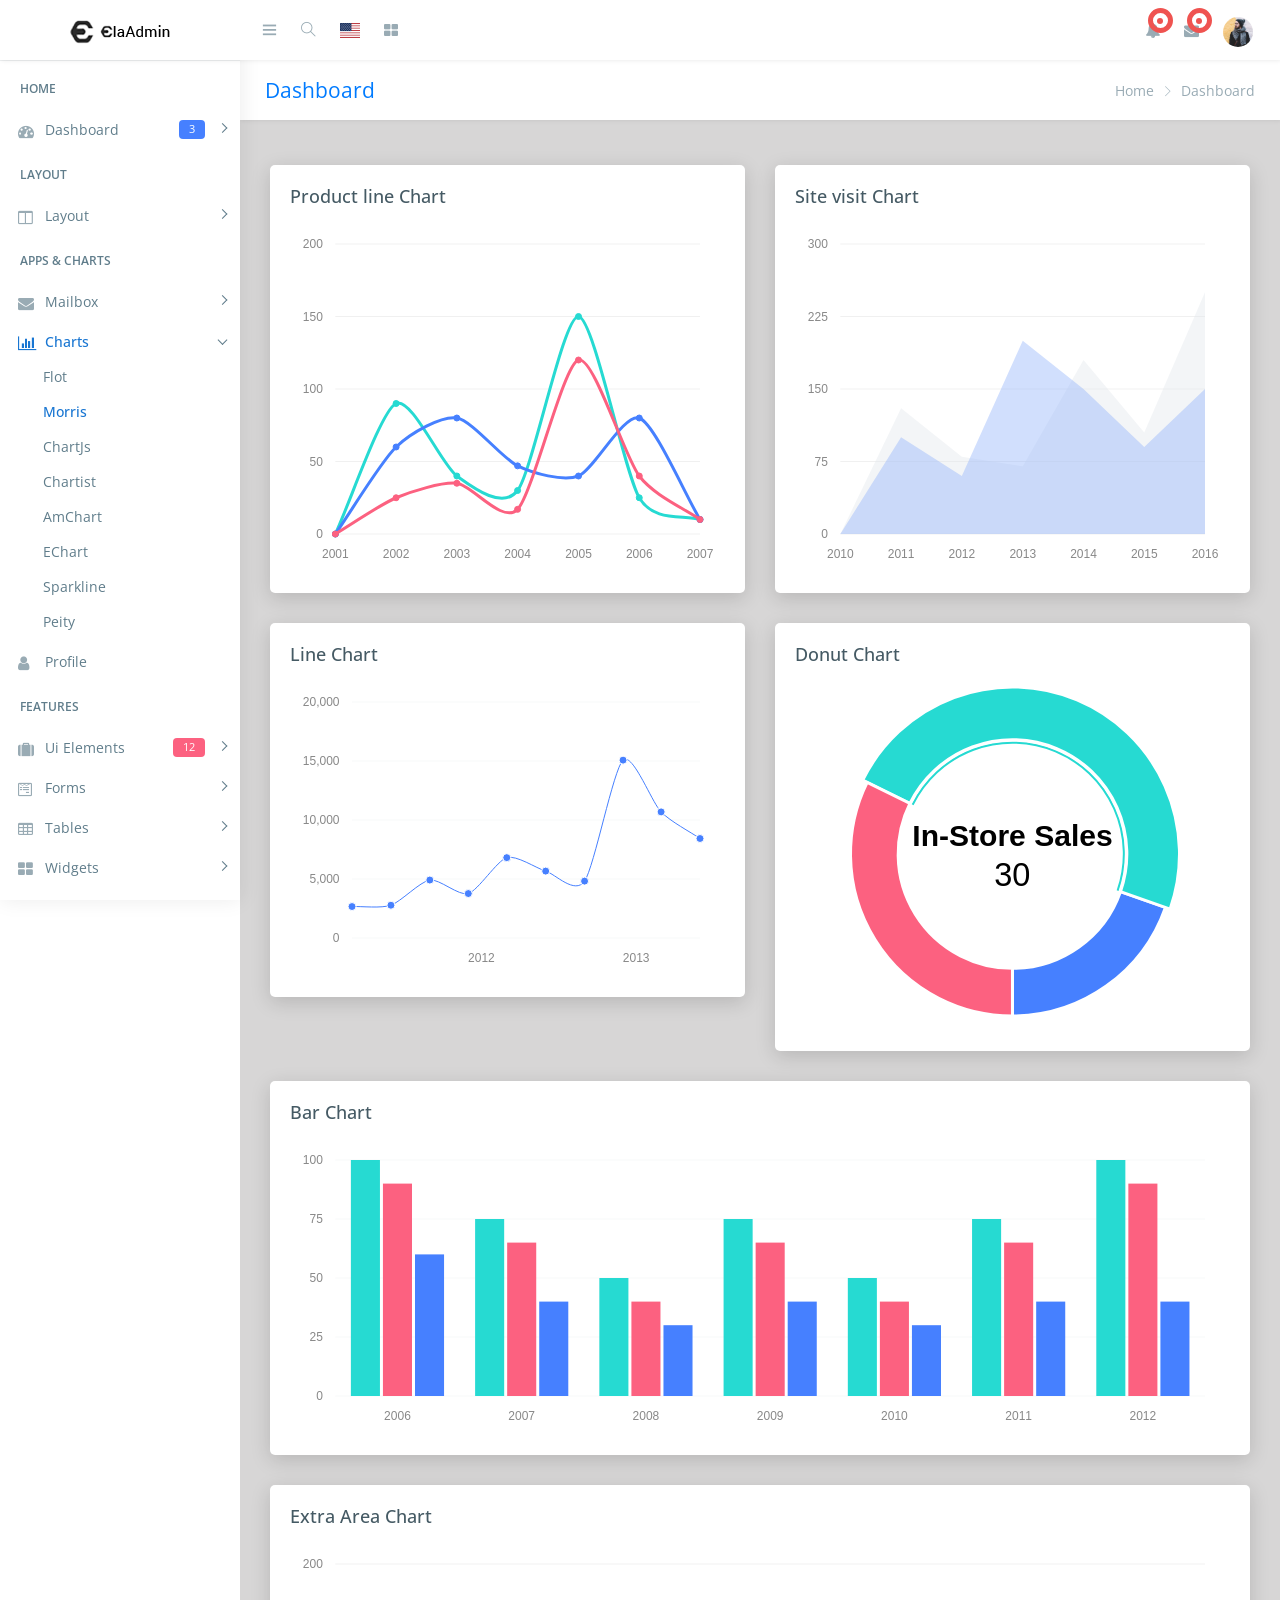
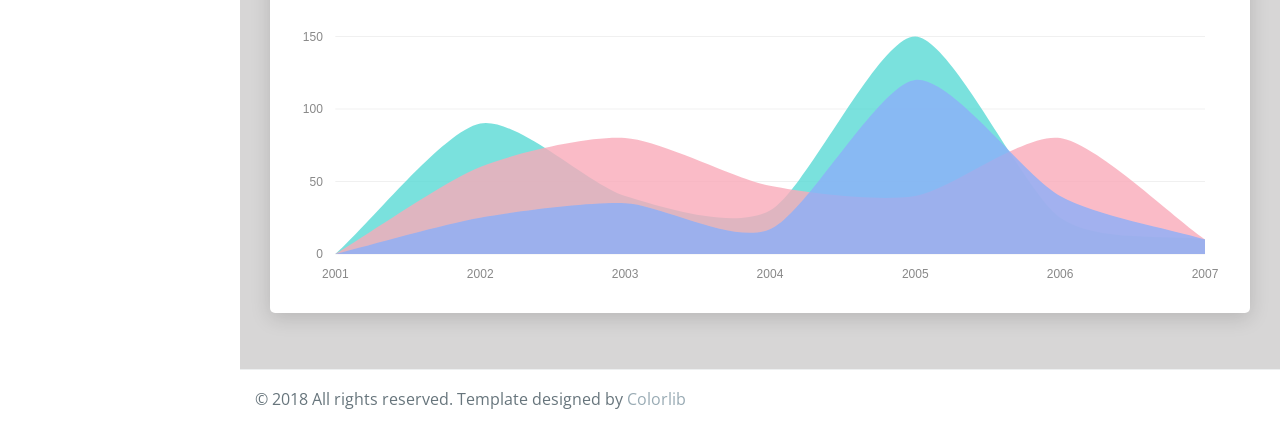
<file: plantillas/ElaAdmin/chart-morris.html>
<!DOCTYPE html>
<html lang="en">

<head>
    <meta charset="utf-8">
    <meta http-equiv="X-UA-Compatible" content="IE=edge">
    <!-- Tell the browser to be responsive to screen width -->
    <meta name="viewport" content="width=device-width, initial-scale=1">
    <meta name="description" content="">
    <meta name="author" content="">
    <!-- Favicon icon -->
    <link rel="icon" type="image/png" sizes="16x16" href="images/favicon.png">
    <title>Ela - Bootstrap Admin Dashboard Template</title>
    <!-- Bootstrap Core CSS -->
    <link href="css/lib/bootstrap/bootstrap.min.css" rel="stylesheet">
    <!-- Custom CSS -->
    <link href="css/helper.css" rel="stylesheet">
    <link href="css/style.css" rel="stylesheet">
    <!-- HTML5 Shim and Respond.js IE8 support of HTML5 elements and media queries -->
    <!-- WARNING: Respond.js doesn't work if you view the page via file:** -->
    <!--[if lt IE 9]>
    <script src="https:**oss.maxcdn.com/libs/html5shiv/3.7.0/html5shiv.js"></script>
    <script src="https:**oss.maxcdn.com/libs/respond.js/1.4.2/respond.min.js"></script>
<![endif]-->
</head>

<body class="fix-header fix-sidebar">
    <!-- Preloader - style you can find in spinners.css -->
    <div class="preloader">
        <svg class="circular" viewBox="25 25 50 50">
			<circle class="path" cx="50" cy="50" r="20" fill="none" stroke-width="2" stroke-miterlimit="10" /> </svg>
    </div>
    <!-- Main wrapper  -->
    <div id="main-wrapper">
        <div class="header">
            <nav class="navbar top-navbar navbar-expand-md navbar-light">
                <!-- Logo -->
                <div class="navbar-header">
                    <a class="navbar-brand" href="index.html">
                        <!-- Logo icon -->
                        <b><img src="images/logo.png" alt="homepage" class="dark-logo" /></b>
                        <!--End Logo icon -->
                        <!-- Logo text -->
                        <span><img src="images/logo-text.png" alt="homepage" class="dark-logo" /></span>
                    </a>
                </div>
                <!-- End Logo -->
                <div class="navbar-collapse">
                    <!-- toggle and nav items -->
                    <ul class="navbar-nav mr-auto mt-md-0">
                        <!-- This is  -->
                        <li class="nav-item"> <a class="nav-link nav-toggler hidden-md-up text-muted  " href="javascript:void(0)"><i class="mdi mdi-menu"></i></a> </li>
                        <li class="nav-item m-l-10"> <a class="nav-link sidebartoggler hidden-sm-down text-muted  " href="javascript:void(0)"><i class="ti-menu"></i></a> </li>
                        <!-- Search -->
                        <li class="nav-item hidden-sm-down search-box"> <a class="nav-link hidden-sm-down text-muted  " href="javascript:void(0)"><i class="ti-search"></i></a>
                            <form class="app-search">
                                <input type="text" class="form-control" placeholder="Search here"> <a class="srh-btn"><i class="ti-close"></i></a> </form>
                        </li>
                        <!-- Language -->
                        <li class="nav-item dropdown">
                            <a class="nav-link dropdown-toggle text-muted  " href="#" data-toggle="dropdown" aria-haspopup="true" aria-expanded="false"> <i class="flag-icon flag-icon-us"></i></a>
                            <div class="dropdown-menu animated zoomIn">
                                <a class="dropdown-item" href="#"><i class="flag-icon flag-icon-ca"></i> Canada</a>
                                <a class="dropdown-item" href="#"><i class="flag-icon flag-icon-fr"></i> French</a>
                                <a class="dropdown-item" href="#"><i class="flag-icon flag-icon-cn"></i> China</a>
                                <a class="dropdown-item" href="#"><i class="flag-icon flag-icon-de"></i> Dutch</a>
                            </div>
                        </li>
                        <!-- Messages -->
                        <li class="nav-item dropdown mega-dropdown"> <a class="nav-link dropdown-toggle text-muted  " href="#" data-toggle="dropdown" aria-haspopup="true" aria-expanded="false"><i class="fa fa-th-large"></i></a>
                            <div class="dropdown-menu animated zoomIn">
                                <ul class="mega-dropdown-menu row">


                                    <li class="col-lg-3  m-b-30">
                                        <h4 class="m-b-20">CONTACT US</h4>
                                        <!-- Contact -->
                                        <form>
                                            <div class="form-group">
                                                <input type="text" class="form-control" id="exampleInputname1" placeholder="Enter Name"> </div>
                                            <div class="form-group">
                                                <input type="email" class="form-control" placeholder="Enter email"> </div>
                                            <div class="form-group">
                                                <textarea class="form-control" id="exampleTextarea" rows="3" placeholder="Message"></textarea>
                                            </div>
                                            <button type="submit" class="btn btn-info">Submit</button>
                                        </form>
                                    </li>
                                    <li class="col-lg-3 col-xlg-3 m-b-30">
                                        <h4 class="m-b-20">List style</h4>
                                        <!-- List style -->
                                        <ul class="list-style-none">
                                            <li><a href="javascript:void(0)"><i class="fa fa-check text-success"></i> This Is Another Link</a></li>
                                            <li><a href="javascript:void(0)"><i class="fa fa-check text-success"></i> This Is Another Link</a></li>
                                            <li><a href="javascript:void(0)"><i class="fa fa-check text-success"></i> This Is Another Link</a></li>
                                            <li><a href="javascript:void(0)"><i class="fa fa-check text-success"></i> This Is Another Link</a></li>
                                            <li><a href="javascript:void(0)"><i class="fa fa-check text-success"></i> This Is Another Link</a></li>
                                        </ul>
                                    </li>
                                    <li class="col-lg-3 col-xlg-3 m-b-30">
                                        <h4 class="m-b-20">List style</h4>
                                        <!-- List style -->
                                        <ul class="list-style-none">
                                            <li><a href="javascript:void(0)"><i class="fa fa-check text-success"></i> This Is Another Link</a></li>
                                            <li><a href="javascript:void(0)"><i class="fa fa-check text-success"></i> This Is Another Link</a></li>
                                            <li><a href="javascript:void(0)"><i class="fa fa-check text-success"></i> This Is Another Link</a></li>
                                            <li><a href="javascript:void(0)"><i class="fa fa-check text-success"></i> This Is Another Link</a></li>
                                            <li><a href="javascript:void(0)"><i class="fa fa-check text-success"></i> This Is Another Link</a></li>
                                        </ul>
                                    </li>
                                    <li class="col-lg-3 col-xlg-3 m-b-30">
                                        <h4 class="m-b-20">List style</h4>
                                        <!-- List style -->
                                        <ul class="list-style-none">
                                            <li><a href="javascript:void(0)"><i class="fa fa-check text-success"></i> This Is Another Link</a></li>
                                            <li><a href="javascript:void(0)"><i class="fa fa-check text-success"></i> This Is Another Link</a></li>
                                            <li><a href="javascript:void(0)"><i class="fa fa-check text-success"></i> This Is Another Link</a></li>
                                            <li><a href="javascript:void(0)"><i class="fa fa-check text-success"></i> This Is Another Link</a></li>
                                            <li><a href="javascript:void(0)"><i class="fa fa-check text-success"></i> This Is Another Link</a></li>
                                        </ul>
                                    </li>
                                </ul>
                            </div>
                        </li>
                        <!-- End Messages -->
                    </ul>
                    <!-- User profile and search -->
                    <ul class="navbar-nav my-lg-0">
                        <!-- Comment -->
                        <li class="nav-item dropdown">
                            <a class="nav-link dropdown-toggle text-muted text-muted  " href="#" data-toggle="dropdown" aria-haspopup="true" aria-expanded="false"> <i class="fa fa-bell"></i>
        								<div class="notify"> <span class="heartbit"></span> <span class="point"></span> </div>
        							</a>
                            <div class="dropdown-menu dropdown-menu-right mailbox animated zoomIn">
                                <ul>
                                    <li>
                                        <div class="drop-title">Notifications</div>
                                    </li>
                                    <li>
                                        <div class="message-center">
                                            <!-- Message -->
                                            <a href="#">
                                                <div class="btn btn-danger btn-circle m-r-10"><i class="fa fa-link"></i></div>
                                                <div class="mail-contnet">
                                                    <h5>This is title</h5> <span class="mail-desc">Just see the my new admin!</span> <span class="time">9:30 AM</span>
                                                </div>
                                            </a>
                                            <!-- Message -->
                                            <a href="#">
                                                <div class="btn btn-success btn-circle m-r-10"><i class="ti-calendar"></i></div>
                                                <div class="mail-contnet">
                                                    <h5>This is another title</h5> <span class="mail-desc">Just a reminder that you have event</span> <span class="time">9:10 AM</span>
                                                </div>
                                            </a>
                                            <!-- Message -->
                                            <a href="#">
                                                <div class="btn btn-info btn-circle m-r-10"><i class="ti-settings"></i></div>
                                                <div class="mail-contnet">
                                                    <h5>This is title</h5> <span class="mail-desc">You can customize this template as you want</span> <span class="time">9:08 AM</span>
                                                </div>
                                            </a>
                                            <!-- Message -->
                                            <a href="#">
                                                <div class="btn btn-primary btn-circle m-r-10"><i class="ti-user"></i></div>
                                                <div class="mail-contnet">
                                                    <h5>This is another title</h5> <span class="mail-desc">Just see the my admin!</span> <span class="time">9:02 AM</span>
                                                </div>
                                            </a>
                                        </div>
                                    </li>
                                    <li>
                                        <a class="nav-link text-center" href="javascript:void(0);"> <strong>Check all notifications</strong> <i class="fa fa-angle-right"></i> </a>
                                    </li>
                                </ul>
                            </div>
                        </li>
                        <!-- End Comment -->
                        <!-- Messages -->
                        <li class="nav-item dropdown">
                            <a class="nav-link dropdown-toggle text-muted  " href="#" id="2" data-toggle="dropdown" aria-haspopup="true" aria-expanded="false"> <i class="fa fa-envelope"></i>
        								<div class="notify"> <span class="heartbit"></span> <span class="point"></span> </div>
        							</a>
                            <div class="dropdown-menu dropdown-menu-right mailbox animated zoomIn" aria-labelledby="2">
                                <ul>
                                    <li>
                                        <div class="drop-title">You have 4 new messages</div>
                                    </li>
                                    <li>
                                        <div class="message-center">
                                            <!-- Message -->
                                            <a href="#">
                                                <div class="user-img"> <img src="images/users/5.jpg" alt="user" class="img-circle"> <span class="profile-status online pull-right"></span> </div>
                                                <div class="mail-contnet">
                                                    <h5>Michael Qin</h5> <span class="mail-desc">Just see the my admin!</span> <span class="time">9:30 AM</span>
                                                </div>
                                            </a>
                                            <!-- Message -->
                                            <a href="#">
                                                <div class="user-img"> <img src="images/users/2.jpg" alt="user" class="img-circle"> <span class="profile-status busy pull-right"></span> </div>
                                                <div class="mail-contnet">
                                                    <h5>John Doe</h5> <span class="mail-desc">I've sung a song! See you at</span> <span class="time">9:10 AM</span>
                                                </div>
                                            </a>
                                            <!-- Message -->
                                            <a href="#">
                                                <div class="user-img"> <img src="images/users/3.jpg" alt="user" class="img-circle"> <span class="profile-status away pull-right"></span> </div>
                                                <div class="mail-contnet">
                                                    <h5>Mr. John</h5> <span class="mail-desc">I am a singer!</span> <span class="time">9:08 AM</span>
                                                </div>
                                            </a>
                                            <!-- Message -->
                                            <a href="#">
                                                <div class="user-img"> <img src="images/users/4.jpg" alt="user" class="img-circle"> <span class="profile-status offline pull-right"></span> </div>
                                                <div class="mail-contnet">
                                                    <h5>Michael Qin</h5> <span class="mail-desc">Just see the my admin!</span> <span class="time">9:02 AM</span>
                                                </div>
                                            </a>
                                        </div>
                                    </li>
                                    <li>
                                        <a class="nav-link text-center" href="javascript:void(0);"> <strong>See all e-Mails</strong> <i class="fa fa-angle-right"></i> </a>
                                    </li>
                                </ul>
                            </div>
                        </li>
                        <!-- End Messages -->
                        <!-- Profile -->
                        <li class="nav-item dropdown">
                            <a class="nav-link dropdown-toggle text-muted  " href="#" data-toggle="dropdown" aria-haspopup="true" aria-expanded="false"><img src="images/users/5.jpg" alt="user" class="profile-pic" /></a>
                            <div class="dropdown-menu dropdown-menu-right animated zoomIn">
                                <ul class="dropdown-user">
                                    <li><a href="#"><i class="ti-user"></i> Profile</a></li>
                                    <li><a href="#"><i class="ti-wallet"></i> Balance</a></li>
                                    <li><a href="#"><i class="ti-email"></i> Inbox</a></li>
                                    <li role="separator" class="divider"></li>
                                    <li><a href="#"><i class="ti-settings"></i> Setting</a></li>
                                    <li role="separator" class="divider"></li>
                                    <li><a href="#"><i class="fa fa-power-off"></i> Logout</a></li>
                                </ul>
                            </div>
                        </li>
                    </ul>
                </div>
            </nav>
        </div>
        <!-- End header header -->
        <!-- Left Sidebar  -->
        <div class="left-sidebar">
            <!-- Sidebar scroll-->
            <div class="scroll-sidebar">
                <!-- Sidebar navigation-->
                <nav class="sidebar-nav">
                    <ul id="sidebarnav">
                        <li class="nav-devider"></li>
                        <li class="nav-label">Home</li>
                        <li> <a class="has-arrow  " href="#" aria-expanded="false"><i class="fa fa-tachometer"></i><span class="hide-menu">Dashboard <span class="label label-rouded label-primary pull-right">3</span></span></a>
                            <ul aria-expanded="false" class="collapse">
                                <li><a href="index.html">Dashboard 1 </a></li>
                                <li><a href="index1.html">Dashboard 2 </a></li>
                                <li><a href="index2.html">Dashboard 3 </a></li>
                            </ul>
                        </li>
                        <li class="nav-label">Layout</li>
                        <li> <a class="has-arrow  " href="#" aria-expanded="false"><i class="fa fa-columns"></i><span class="hide-menu">Layout</span></a>
                            <ul aria-expanded="false" class="collapse">
                                <li><a href="layout-blank.html">Blank</a></li>
                                <li><a href="layout-boxed.html">Boxed</a></li>
                                <li><a href="layout-fix-header.html">Fix Header</a></li>
                                <li><a href="layout-fix-sidebar.html">Fix Sidebar</a></li>
                            </ul>
                        </li>
                        <li class="nav-label">Apps &amp; Charts</li>
                        <li> <a class="has-arrow  " href="#" aria-expanded="false"><i class="fa fa-envelope"></i><span class="hide-menu">Mailbox</span></a>
                            <ul aria-expanded="false" class="collapse">
                                <li><a href="email-compose.html">Compose</a></li>
                                <li><a href="email-read.html">Read</a></li>
                                <li><a href="email-inbox.html">Inbox</a></li>
                            </ul>
                        </li>
                        <li> <a class="has-arrow  " href="#" aria-expanded="false"><i class="fa fa-bar-chart"></i><span class="hide-menu">Charts</span></a>
                            <ul aria-expanded="false" class="collapse">
                                <li><a href="chart-flot.html">Flot</a></li>
                                <li><a href="chart-morris.html">Morris</a></li>
                                <li><a href="chart-chartjs.html">ChartJs</a></li>
                                <li><a href="chart-chartist.html">Chartist </a></li>
                                <li><a href="chart-amchart.html">AmChart</a></li>
                                <li><a href="chart-echart.html">EChart</a></li>
                                <li><a href="chart-sparkline.html">Sparkline</a></li>
                                <li><a href="chart-peity.html">Peity</a></li>
                            </ul>
                        </li>
                        <li> <a href="app-profile.html" aria-expanded="false"><i class="fa fa-user"></i><span class="hide-menu">Profile</span></a></li>
                        <li class="nav-label">Features</li>
                        <li> <a class="has-arrow  " href="#" aria-expanded="false"><i class="fa fa-suitcase"></i><span class="hide-menu">Ui Elements <span class="label label-rouded label-danger pull-right">12</span></span></a>
                            <ul aria-expanded="false" class="collapse">
                                <li><a href="ui-alert.html">Alert</a></li>
                                <li><a href="ui-button.html">Button</a></li>
                                <li><a href="ui-dropdown.html">Dropdown</a></li>
                                <li><a href="ui-progressbar.html">Progressbar</a></li>
                                <li><a href="ui-tab.html">Tab</a></li>
                                <li><a href="ui-typography.html">Typography</a></li>
                                <li><a href="uc-calender.html">Calender</a></li>
                                <li><a href="uc-datamap.html">Datamap</a></li>
                                <li><a href="uc-nestedable.html">Nestedable</a></li>
                                <li><a href="uc-sweetalert.html">Sweetalert</a></li>
                                <li><a href="uc-toastr.html">Toastr</a></li>
                                <li><a href="uc-weather.html">Weather</a></li>
                            </ul>
                        </li>
                        <li> <a class="has-arrow  " href="#" aria-expanded="false"><i class="fa fa-wpforms"></i><span class="hide-menu">Forms</span></a>
                            <ul aria-expanded="false" class="collapse">
                                <li><a href="form-basic.html">Basic Forms</a></li>
                                <li><a href="form-layout.html">Form Layout</a></li>
                                <li><a href="form-validation.html">Form Validation</a></li>
                                <li><a href="form-editor.html">Editor</a></li>
                                <li><a href="form-dropzone.html">Dropzone</a></li>
                            </ul>
                        </li>
                        <li> <a class="has-arrow  " href="#" aria-expanded="false"><i class="fa fa-table"></i><span class="hide-menu">Tables</span></a>
                            <ul aria-expanded="false" class="collapse">
                                <li><a href="table-bootstrap.html">Basic Tables</a></li>
                                <li><a href="table-datatable.html">Data Tables</a></li>
                            </ul>
                        </li>
                        <li> <a class="has-arrow  " href="#" aria-expanded="false"><i class="fa fa-th-large"></i><span class="hide-menu">Widgets</span></a>
                            <ul aria-expanded="false" class="collapse">
                                <li><a href="widget.html">Widgets</a></li>
                            </ul>
                        </li>
                        <li class="nav-label">EXTRA</li>
                        <li> <a class="has-arrow  " href="#" aria-expanded="false"><i class="fa fa-book"></i><span class="hide-menu">Sample Pages <span class="label label-rouded label-success pull-right">25</span></span></a>
                            <ul aria-expanded="false" class="collapse">

                                <li><a href="#" class="has-arrow">Authentication <span class="label label-rounded label-success">6</span></a>
                                    <ul aria-expanded="false" class="collapse">
                                        <li><a href="page-login.html">Login</a></li>
                                        <li><a href="page-register.html">Register</a></li>
                                        <li><a href="page-invoice.html">Invoice</a></li>
                                    </ul>
                                </li>
                                <li><a href="#" class="has-arrow">Error Pages</a>
                                    <ul aria-expanded="false" class="collapse">
                                        <li><a href="page-error-400.html">400</a></li>
                                        <li><a href="page-error-403.html">403</a></li>
                                        <li><a href="page-error-404.html">404</a></li>
                                        <li><a href="page-error-500.html">500</a></li>
                                        <li><a href="page-error-503.html">503</a></li>
                                    </ul>
                                </li>
                            </ul>
                        </li>
                        <li> <a class="has-arrow  " href="#" aria-expanded="false"><i class="fa fa-map-marker"></i><span class="hide-menu">Maps</span></a>
                            <ul aria-expanded="false" class="collapse">
                                <li><a href="map-google.html">Google Maps</a></li>
                                <li><a href="map-vector.html">Vector Map</a></li>
                            </ul>
                        </li>
                        <li> <a class="has-arrow  " href="#" aria-expanded="false"><i class="fa fa-level-down"></i><span class="hide-menu">Multi level dd</span></a>
                            <ul aria-expanded="false" class="collapse">
                                <li><a href="#">item 1.1</a></li>
                                <li><a href="#">item 1.2</a></li>
                                <li> <a class="has-arrow" href="#" aria-expanded="false">Menu 1.3</a>
                                    <ul aria-expanded="false" class="collapse">
                                        <li><a href="#">item 1.3.1</a></li>
                                        <li><a href="#">item 1.3.2</a></li>
                                        <li><a href="#">item 1.3.3</a></li>
                                        <li><a href="#">item 1.3.4</a></li>
                                    </ul>
                                </li>
                                <li><a href="#">item 1.4</a></li>
                            </ul>
                        </li>
                    </ul>
                </nav>
                <!-- End Sidebar navigation -->
            </div>
            <!-- End Sidebar scroll-->
        </div>
        <!-- End Left Sidebar  -->
        <!-- Page wrapper  -->
        <div class="page-wrapper">
            <!-- Bread crumb -->
            <div class="row page-titles">
                <div class="col-md-5 align-self-center">
                    <h3 class="text-primary">Dashboard</h3> </div>
                <div class="col-md-7 align-self-center">
                    <ol class="breadcrumb">
                        <li class="breadcrumb-item"><a href="javascript:void(0)">Home</a></li>
                        <li class="breadcrumb-item active">Dashboard</li>
                    </ol>
                </div>
            </div>
            <!-- End Bread crumb -->
            <!-- Container fluid  -->
            <div class="container-fluid">
                <!-- Start Page Content -->
                <div class="row">
                    <!-- column -->
                    <div class="col-lg-6">
                        <div class="card">
                            <div class="card-body">
                                <h4 class="card-title">Product line Chart</h4>
                                <div id="morris-area-chart"></div>
                            </div>
                        </div>
                    </div>
                    <!-- column -->
                    <!-- column -->
                    <div class="col-lg-6">
                        <div class="card">
                            <div class="card-body">
                                <h4 class="card-title">Site visit Chart</h4>
                                <div id="morris-area-chart2"></div>
                            </div>
                        </div>
                    </div>
                    <!-- column -->
                    <!-- column -->
                    <div class="col-lg-6">
                        <div class="card">
                            <div class="card-body">
                                <h4 class="card-title">Line Chart</h4>
                                <div id="morris-line-chart"></div>
                            </div>
                        </div>
                    </div>
                    <!-- column -->
                    <!-- column -->
                    <div class="col-lg-6">
                        <div class="card">
                            <div class="card-body">
                                <h4 class="card-title">Donut Chart</h4>
                                <div id="morris-donut-chart"></div>
                            </div>
                        </div>
                    </div>
                    <!-- column -->
                    <!-- column -->
                    <div class="col-lg-12">
                        <div class="card">
                            <div class="card-body">
                                <h4 class="card-title">Bar Chart</h4>
                                <div id="morris-bar-chart"></div>
                            </div>
                        </div>
                    </div>
                    <!-- column -->
                    <!-- column -->
                    <div class="col-lg-12">
                        <div class="card">
                            <div class="card-body">
                                <h4 class="card-title">Extra Area Chart</h4>
                                <div id="extra-area-chart"></div>
                            </div>
                        </div>
                    </div>
                    <!-- column -->
                </div>

                <!-- End PAge Content -->
            </div>
            <!-- End Container fluid  -->
            <!-- footer -->
            <footer class="footer"> © 2018 All rights reserved. Template designed by <a href="https://colorlib.com">Colorlib</a></footer>
            <!-- End footer -->
        </div>
        <!-- End Page wrapper  -->
    </div>
    <!-- End Wrapper -->
    <!-- All Jquery -->
    <script src="js/lib/jquery/jquery.min.js"></script>
    <!-- Bootstrap tether Core JavaScript -->
    <script src="js/lib/bootstrap/js/popper.min.js"></script>
    <script src="js/lib/bootstrap/js/bootstrap.min.js"></script>
    <!-- slimscrollbar scrollbar JavaScript -->
    <script src="js/jquery.slimscroll.js"></script>
    <!--Menu sidebar -->
    <script src="js/sidebarmenu.js"></script>
    <!--stickey kit -->
    <script src="js/lib/sticky-kit-master/dist/sticky-kit.min.js"></script>

    <script src="js/lib/morris-chart/raphael-min.js"></script>
    <script src="js/lib/morris-chart/morris.js"></script>
    <script src="js/lib/morris-chart/morris-init.js"></script>
    <!--Custom JavaScript -->
    <script src="js/scripts.js"></script>

</body>

</html>
</file>
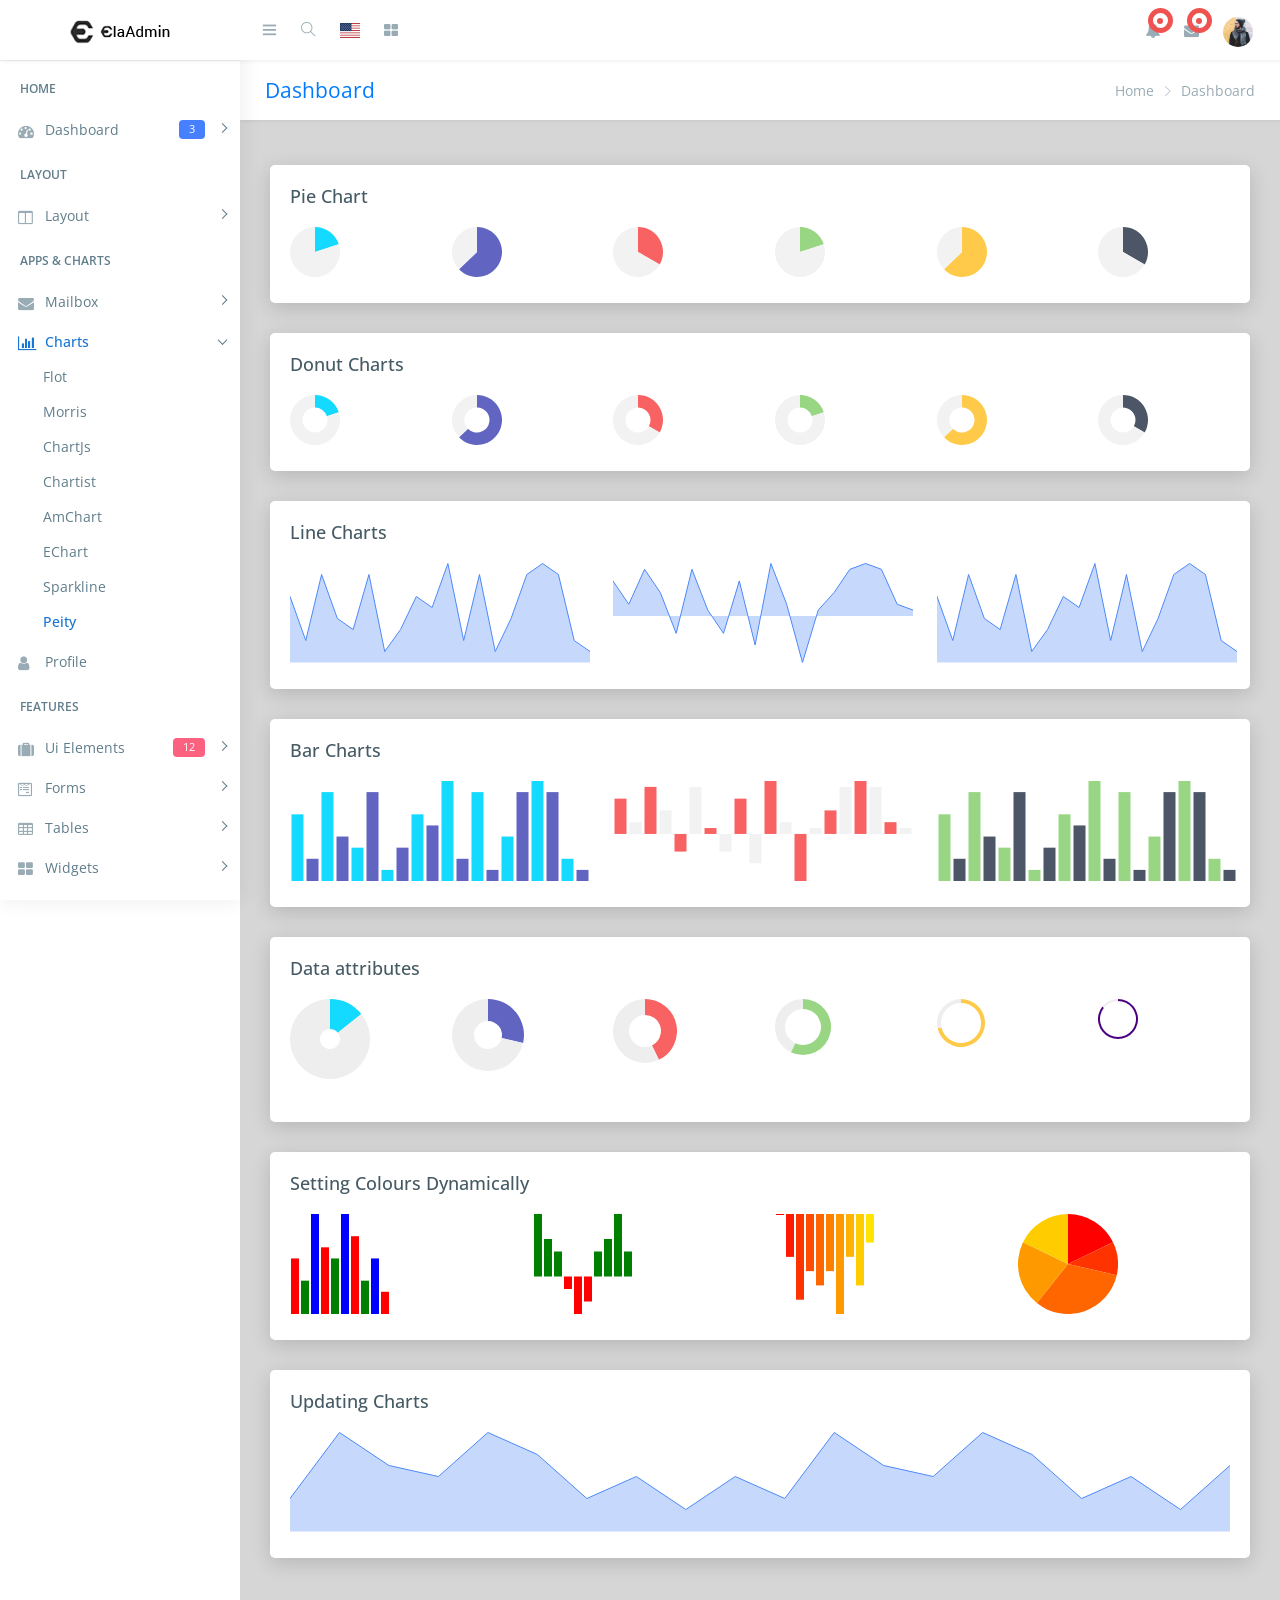
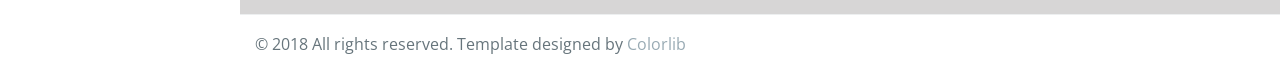
<file: plantillas/ElaAdmin/chart-peity.html>
<!DOCTYPE html>
<html lang="en">

<head>
    <meta charset="utf-8">
    <meta http-equiv="X-UA-Compatible" content="IE=edge">
    <!-- Tell the browser to be responsive to screen width -->
    <meta name="viewport" content="width=device-width, initial-scale=1">
    <meta name="description" content="">
    <meta name="author" content="">
    <!-- Favicon icon -->
    <link rel="icon" type="image/png" sizes="16x16" href="images/favicon.png">
    <title>Ela - Bootstrap Admin Dashboard Template</title>
    <!-- Bootstrap Core CSS -->
    <link href="css/lib/bootstrap/bootstrap.min.css" rel="stylesheet">
    <!-- Custom CSS -->
    <link href="css/helper.css" rel="stylesheet">
    <link href="css/style.css" rel="stylesheet">
    <!-- HTML5 Shim and Respond.js IE8 support of HTML5 elements and media queries -->
    <!-- WARNING: Respond.js doesn't work if you view the page via file:** -->
    <!--[if lt IE 9]>
    <script src="https:**oss.maxcdn.com/libs/html5shiv/3.7.0/html5shiv.js"></script>
    <script src="https:**oss.maxcdn.com/libs/respond.js/1.4.2/respond.min.js"></script>
<![endif]-->
</head>

<body class="fix-header fix-sidebar">
    <!-- Preloader - style you can find in spinners.css -->
    <div class="preloader">
        <svg class="circular" viewBox="25 25 50 50">
			<circle class="path" cx="50" cy="50" r="20" fill="none" stroke-width="2" stroke-miterlimit="10" /> </svg>
    </div>
    <!-- Main wrapper  -->
    <div id="main-wrapper">
        <div class="header">
            <nav class="navbar top-navbar navbar-expand-md navbar-light">
                <!-- Logo -->
                <div class="navbar-header">
                    <a class="navbar-brand" href="index.html">
                        <!-- Logo icon -->
                        <b><img src="images/logo.png" alt="homepage" class="dark-logo" /></b>
                        <!--End Logo icon -->
                        <!-- Logo text -->
                        <span><img src="images/logo-text.png" alt="homepage" class="dark-logo" /></span>
                    </a>
                </div>
                <!-- End Logo -->
                <div class="navbar-collapse">
                    <!-- toggle and nav items -->
                    <ul class="navbar-nav mr-auto mt-md-0">
                        <!-- This is  -->
                        <li class="nav-item"> <a class="nav-link nav-toggler hidden-md-up text-muted  " href="javascript:void(0)"><i class="mdi mdi-menu"></i></a> </li>
                        <li class="nav-item m-l-10"> <a class="nav-link sidebartoggler hidden-sm-down text-muted  " href="javascript:void(0)"><i class="ti-menu"></i></a> </li>
                        <!-- Search -->
                        <li class="nav-item hidden-sm-down search-box"> <a class="nav-link hidden-sm-down text-muted  " href="javascript:void(0)"><i class="ti-search"></i></a>
                            <form class="app-search">
                                <input type="text" class="form-control" placeholder="Search here"> <a class="srh-btn"><i class="ti-close"></i></a> </form>
                        </li>
                        <!-- Language -->
                        <li class="nav-item dropdown">
                            <a class="nav-link dropdown-toggle text-muted  " href="#" data-toggle="dropdown" aria-haspopup="true" aria-expanded="false"> <i class="flag-icon flag-icon-us"></i></a>
                            <div class="dropdown-menu animated zoomIn">
                                <a class="dropdown-item" href="#"><i class="flag-icon flag-icon-ca"></i> Canada</a>
                                <a class="dropdown-item" href="#"><i class="flag-icon flag-icon-fr"></i> French</a>
                                <a class="dropdown-item" href="#"><i class="flag-icon flag-icon-cn"></i> China</a>
                                <a class="dropdown-item" href="#"><i class="flag-icon flag-icon-de"></i> Dutch</a>
                            </div>
                        </li>
                        <!-- Messages -->
                        <li class="nav-item dropdown mega-dropdown"> <a class="nav-link dropdown-toggle text-muted  " href="#" data-toggle="dropdown" aria-haspopup="true" aria-expanded="false"><i class="fa fa-th-large"></i></a>
                            <div class="dropdown-menu animated zoomIn">
                                <ul class="mega-dropdown-menu row">


                                    <li class="col-lg-3  m-b-30">
                                        <h4 class="m-b-20">CONTACT US</h4>
                                        <!-- Contact -->
                                        <form>
                                            <div class="form-group">
                                                <input type="text" class="form-control" id="exampleInputname1" placeholder="Enter Name"> </div>
                                            <div class="form-group">
                                                <input type="email" class="form-control" placeholder="Enter email"> </div>
                                            <div class="form-group">
                                                <textarea class="form-control" id="exampleTextarea" rows="3" placeholder="Message"></textarea>
                                            </div>
                                            <button type="submit" class="btn btn-info">Submit</button>
                                        </form>
                                    </li>
                                    <li class="col-lg-3 col-xlg-3 m-b-30">
                                        <h4 class="m-b-20">List style</h4>
                                        <!-- List style -->
                                        <ul class="list-style-none">
                                            <li><a href="javascript:void(0)"><i class="fa fa-check text-success"></i> This Is Another Link</a></li>
                                            <li><a href="javascript:void(0)"><i class="fa fa-check text-success"></i> This Is Another Link</a></li>
                                            <li><a href="javascript:void(0)"><i class="fa fa-check text-success"></i> This Is Another Link</a></li>
                                            <li><a href="javascript:void(0)"><i class="fa fa-check text-success"></i> This Is Another Link</a></li>
                                            <li><a href="javascript:void(0)"><i class="fa fa-check text-success"></i> This Is Another Link</a></li>
                                        </ul>
                                    </li>
                                    <li class="col-lg-3 col-xlg-3 m-b-30">
                                        <h4 class="m-b-20">List style</h4>
                                        <!-- List style -->
                                        <ul class="list-style-none">
                                            <li><a href="javascript:void(0)"><i class="fa fa-check text-success"></i> This Is Another Link</a></li>
                                            <li><a href="javascript:void(0)"><i class="fa fa-check text-success"></i> This Is Another Link</a></li>
                                            <li><a href="javascript:void(0)"><i class="fa fa-check text-success"></i> This Is Another Link</a></li>
                                            <li><a href="javascript:void(0)"><i class="fa fa-check text-success"></i> This Is Another Link</a></li>
                                            <li><a href="javascript:void(0)"><i class="fa fa-check text-success"></i> This Is Another Link</a></li>
                                        </ul>
                                    </li>
                                    <li class="col-lg-3 col-xlg-3 m-b-30">
                                        <h4 class="m-b-20">List style</h4>
                                        <!-- List style -->
                                        <ul class="list-style-none">
                                            <li><a href="javascript:void(0)"><i class="fa fa-check text-success"></i> This Is Another Link</a></li>
                                            <li><a href="javascript:void(0)"><i class="fa fa-check text-success"></i> This Is Another Link</a></li>
                                            <li><a href="javascript:void(0)"><i class="fa fa-check text-success"></i> This Is Another Link</a></li>
                                            <li><a href="javascript:void(0)"><i class="fa fa-check text-success"></i> This Is Another Link</a></li>
                                            <li><a href="javascript:void(0)"><i class="fa fa-check text-success"></i> This Is Another Link</a></li>
                                        </ul>
                                    </li>
                                </ul>
                            </div>
                        </li>
                        <!-- End Messages -->
                    </ul>
                    <!-- User profile and search -->
                    <ul class="navbar-nav my-lg-0">
                        <!-- Comment -->
                        <li class="nav-item dropdown">
                            <a class="nav-link dropdown-toggle text-muted text-muted  " href="#" data-toggle="dropdown" aria-haspopup="true" aria-expanded="false"> <i class="fa fa-bell"></i>
        								<div class="notify"> <span class="heartbit"></span> <span class="point"></span> </div>
        							</a>
                            <div class="dropdown-menu dropdown-menu-right mailbox animated zoomIn">
                                <ul>
                                    <li>
                                        <div class="drop-title">Notifications</div>
                                    </li>
                                    <li>
                                        <div class="message-center">
                                            <!-- Message -->
                                            <a href="#">
                                                <div class="btn btn-danger btn-circle m-r-10"><i class="fa fa-link"></i></div>
                                                <div class="mail-contnet">
                                                    <h5>This is title</h5> <span class="mail-desc">Just see the my new admin!</span> <span class="time">9:30 AM</span>
                                                </div>
                                            </a>
                                            <!-- Message -->
                                            <a href="#">
                                                <div class="btn btn-success btn-circle m-r-10"><i class="ti-calendar"></i></div>
                                                <div class="mail-contnet">
                                                    <h5>This is another title</h5> <span class="mail-desc">Just a reminder that you have event</span> <span class="time">9:10 AM</span>
                                                </div>
                                            </a>
                                            <!-- Message -->
                                            <a href="#">
                                                <div class="btn btn-info btn-circle m-r-10"><i class="ti-settings"></i></div>
                                                <div class="mail-contnet">
                                                    <h5>This is title</h5> <span class="mail-desc">You can customize this template as you want</span> <span class="time">9:08 AM</span>
                                                </div>
                                            </a>
                                            <!-- Message -->
                                            <a href="#">
                                                <div class="btn btn-primary btn-circle m-r-10"><i class="ti-user"></i></div>
                                                <div class="mail-contnet">
                                                    <h5>This is another title</h5> <span class="mail-desc">Just see the my admin!</span> <span class="time">9:02 AM</span>
                                                </div>
                                            </a>
                                        </div>
                                    </li>
                                    <li>
                                        <a class="nav-link text-center" href="javascript:void(0);"> <strong>Check all notifications</strong> <i class="fa fa-angle-right"></i> </a>
                                    </li>
                                </ul>
                            </div>
                        </li>
                        <!-- End Comment -->
                        <!-- Messages -->
                        <li class="nav-item dropdown">
                            <a class="nav-link dropdown-toggle text-muted  " href="#" id="2" data-toggle="dropdown" aria-haspopup="true" aria-expanded="false"> <i class="fa fa-envelope"></i>
        								<div class="notify"> <span class="heartbit"></span> <span class="point"></span> </div>
        							</a>
                            <div class="dropdown-menu dropdown-menu-right mailbox animated zoomIn" aria-labelledby="2">
                                <ul>
                                    <li>
                                        <div class="drop-title">You have 4 new messages</div>
                                    </li>
                                    <li>
                                        <div class="message-center">
                                            <!-- Message -->
                                            <a href="#">
                                                <div class="user-img"> <img src="images/users/5.jpg" alt="user" class="img-circle"> <span class="profile-status online pull-right"></span> </div>
                                                <div class="mail-contnet">
                                                    <h5>Michael Qin</h5> <span class="mail-desc">Just see the my admin!</span> <span class="time">9:30 AM</span>
                                                </div>
                                            </a>
                                            <!-- Message -->
                                            <a href="#">
                                                <div class="user-img"> <img src="images/users/2.jpg" alt="user" class="img-circle"> <span class="profile-status busy pull-right"></span> </div>
                                                <div class="mail-contnet">
                                                    <h5>John Doe</h5> <span class="mail-desc">I've sung a song! See you at</span> <span class="time">9:10 AM</span>
                                                </div>
                                            </a>
                                            <!-- Message -->
                                            <a href="#">
                                                <div class="user-img"> <img src="images/users/3.jpg" alt="user" class="img-circle"> <span class="profile-status away pull-right"></span> </div>
                                                <div class="mail-contnet">
                                                    <h5>Mr. John</h5> <span class="mail-desc">I am a singer!</span> <span class="time">9:08 AM</span>
                                                </div>
                                            </a>
                                            <!-- Message -->
                                            <a href="#">
                                                <div class="user-img"> <img src="images/users/4.jpg" alt="user" class="img-circle"> <span class="profile-status offline pull-right"></span> </div>
                                                <div class="mail-contnet">
                                                    <h5>Michael Qin</h5> <span class="mail-desc">Just see the my admin!</span> <span class="time">9:02 AM</span>
                                                </div>
                                            </a>
                                        </div>
                                    </li>
                                    <li>
                                        <a class="nav-link text-center" href="javascript:void(0);"> <strong>See all e-Mails</strong> <i class="fa fa-angle-right"></i> </a>
                                    </li>
                                </ul>
                            </div>
                        </li>
                        <!-- End Messages -->
                        <!-- Profile -->
                        <li class="nav-item dropdown">
                            <a class="nav-link dropdown-toggle text-muted  " href="#" data-toggle="dropdown" aria-haspopup="true" aria-expanded="false"><img src="images/users/5.jpg" alt="user" class="profile-pic" /></a>
                            <div class="dropdown-menu dropdown-menu-right animated zoomIn">
                                <ul class="dropdown-user">
                                    <li><a href="#"><i class="ti-user"></i> Profile</a></li>
                                    <li><a href="#"><i class="ti-wallet"></i> Balance</a></li>
                                    <li><a href="#"><i class="ti-email"></i> Inbox</a></li>
                                    <li role="separator" class="divider"></li>
                                    <li><a href="#"><i class="ti-settings"></i> Setting</a></li>
                                    <li role="separator" class="divider"></li>
                                    <li><a href="#"><i class="fa fa-power-off"></i> Logout</a></li>
                                </ul>
                            </div>
                        </li>
                    </ul>
                </div>
            </nav>
        </div>
        <!-- End header header -->
        <!-- Left Sidebar  -->
        <div class="left-sidebar">
            <!-- Sidebar scroll-->
            <div class="scroll-sidebar">
                <!-- Sidebar navigation-->
                <nav class="sidebar-nav">
                    <ul id="sidebarnav">
                        <li class="nav-devider"></li>
                        <li class="nav-label">Home</li>
                        <li> <a class="has-arrow  " href="#" aria-expanded="false"><i class="fa fa-tachometer"></i><span class="hide-menu">Dashboard <span class="label label-rouded label-primary pull-right">3</span></span></a>
                            <ul aria-expanded="false" class="collapse">
                                <li><a href="index.html">Dashboard 1 </a></li>
                                <li><a href="index1.html">Dashboard 2 </a></li>
                                <li><a href="index2.html">Dashboard 3 </a></li>
                            </ul>
                        </li>
                        <li class="nav-label">Layout</li>
                        <li> <a class="has-arrow  " href="#" aria-expanded="false"><i class="fa fa-columns"></i><span class="hide-menu">Layout</span></a>
                            <ul aria-expanded="false" class="collapse">
                                <li><a href="layout-blank.html">Blank</a></li>
                                <li><a href="layout-boxed.html">Boxed</a></li>
                                <li><a href="layout-fix-header.html">Fix Header</a></li>
                                <li><a href="layout-fix-sidebar.html">Fix Sidebar</a></li>
                            </ul>
                        </li>
                        <li class="nav-label">Apps &amp; Charts</li>
                        <li> <a class="has-arrow  " href="#" aria-expanded="false"><i class="fa fa-envelope"></i><span class="hide-menu">Mailbox</span></a>
                            <ul aria-expanded="false" class="collapse">
                                <li><a href="email-compose.html">Compose</a></li>
                                <li><a href="email-read.html">Read</a></li>
                                <li><a href="email-inbox.html">Inbox</a></li>
                            </ul>
                        </li>
                        <li> <a class="has-arrow  " href="#" aria-expanded="false"><i class="fa fa-bar-chart"></i><span class="hide-menu">Charts</span></a>
                            <ul aria-expanded="false" class="collapse">
                                <li><a href="chart-flot.html">Flot</a></li>
                                <li><a href="chart-morris.html">Morris</a></li>
                                <li><a href="chart-chartjs.html">ChartJs</a></li>
                                <li><a href="chart-chartist.html">Chartist </a></li>
                                <li><a href="chart-amchart.html">AmChart</a></li>
                                <li><a href="chart-echart.html">EChart</a></li>
                                <li><a href="chart-sparkline.html">Sparkline</a></li>
                                <li><a href="chart-peity.html">Peity</a></li>
                            </ul>
                        </li>
                        <li> <a href="app-profile.html" aria-expanded="false"><i class="fa fa-user"></i><span class="hide-menu">Profile</span></a></li>
                        <li class="nav-label">Features</li>
                        <li> <a class="has-arrow  " href="#" aria-expanded="false"><i class="fa fa-suitcase"></i><span class="hide-menu">Ui Elements <span class="label label-rouded label-danger pull-right">12</span></span></a>
                            <ul aria-expanded="false" class="collapse">
                                <li><a href="ui-alert.html">Alert</a></li>
                                <li><a href="ui-button.html">Button</a></li>
                                <li><a href="ui-dropdown.html">Dropdown</a></li>
                                <li><a href="ui-progressbar.html">Progressbar</a></li>
                                <li><a href="ui-tab.html">Tab</a></li>
                                <li><a href="ui-typography.html">Typography</a></li>
                                <li><a href="uc-calender.html">Calender</a></li>
                                <li><a href="uc-datamap.html">Datamap</a></li>
                                <li><a href="uc-nestedable.html">Nestedable</a></li>
                                <li><a href="uc-sweetalert.html">Sweetalert</a></li>
                                <li><a href="uc-toastr.html">Toastr</a></li>
                                <li><a href="uc-weather.html">Weather</a></li>
                            </ul>
                        </li>
                        <li> <a class="has-arrow  " href="#" aria-expanded="false"><i class="fa fa-wpforms"></i><span class="hide-menu">Forms</span></a>
                            <ul aria-expanded="false" class="collapse">
                                <li><a href="form-basic.html">Basic Forms</a></li>
                                <li><a href="form-layout.html">Form Layout</a></li>
                                <li><a href="form-validation.html">Form Validation</a></li>
                                <li><a href="form-editor.html">Editor</a></li>
                                <li><a href="form-dropzone.html">Dropzone</a></li>
                            </ul>
                        </li>
                        <li> <a class="has-arrow  " href="#" aria-expanded="false"><i class="fa fa-table"></i><span class="hide-menu">Tables</span></a>
                            <ul aria-expanded="false" class="collapse">
                                <li><a href="table-bootstrap.html">Basic Tables</a></li>
                                <li><a href="table-datatable.html">Data Tables</a></li>
                            </ul>
                        </li>
                        <li> <a class="has-arrow  " href="#" aria-expanded="false"><i class="fa fa-th-large"></i><span class="hide-menu">Widgets</span></a>
                            <ul aria-expanded="false" class="collapse">
                                <li><a href="widget.html">Widgets</a></li>
                            </ul>
                        </li>
                        <li class="nav-label">EXTRA</li>
                        <li> <a class="has-arrow  " href="#" aria-expanded="false"><i class="fa fa-book"></i><span class="hide-menu">Sample Pages <span class="label label-rouded label-success pull-right">25</span></span></a>
                            <ul aria-expanded="false" class="collapse">

                                <li><a href="#" class="has-arrow">Authentication <span class="label label-rounded label-success">6</span></a>
                                    <ul aria-expanded="false" class="collapse">
                                        <li><a href="page-login.html">Login</a></li>
                                        <li><a href="page-register.html">Register</a></li>
                                        <li><a href="page-invoice.html">Invoice</a></li>
                                    </ul>
                                </li>
                                <li><a href="#" class="has-arrow">Error Pages</a>
                                    <ul aria-expanded="false" class="collapse">
                                        <li><a href="page-error-400.html">400</a></li>
                                        <li><a href="page-error-403.html">403</a></li>
                                        <li><a href="page-error-404.html">404</a></li>
                                        <li><a href="page-error-500.html">500</a></li>
                                        <li><a href="page-error-503.html">503</a></li>
                                    </ul>
                                </li>
                            </ul>
                        </li>
                        <li> <a class="has-arrow  " href="#" aria-expanded="false"><i class="fa fa-map-marker"></i><span class="hide-menu">Maps</span></a>
                            <ul aria-expanded="false" class="collapse">
                                <li><a href="map-google.html">Google Maps</a></li>
                                <li><a href="map-vector.html">Vector Map</a></li>
                            </ul>
                        </li>
                        <li> <a class="has-arrow  " href="#" aria-expanded="false"><i class="fa fa-level-down"></i><span class="hide-menu">Multi level dd</span></a>
                            <ul aria-expanded="false" class="collapse">
                                <li><a href="#">item 1.1</a></li>
                                <li><a href="#">item 1.2</a></li>
                                <li> <a class="has-arrow" href="#" aria-expanded="false">Menu 1.3</a>
                                    <ul aria-expanded="false" class="collapse">
                                        <li><a href="#">item 1.3.1</a></li>
                                        <li><a href="#">item 1.3.2</a></li>
                                        <li><a href="#">item 1.3.3</a></li>
                                        <li><a href="#">item 1.3.4</a></li>
                                    </ul>
                                </li>
                                <li><a href="#">item 1.4</a></li>
                            </ul>
                        </li>
                    </ul>
                </nav>
                <!-- End Sidebar navigation -->
            </div>
            <!-- End Sidebar scroll-->
        </div>
        <!-- End Left Sidebar  -->
        <!-- Page wrapper  -->
        <div class="page-wrapper">
            <!-- Bread crumb -->
            <div class="row page-titles">
                <div class="col-md-5 align-self-center">
                    <h3 class="text-primary">Dashboard</h3> </div>
                <div class="col-md-7 align-self-center">
                    <ol class="breadcrumb">
                        <li class="breadcrumb-item"><a href="javascript:void(0)">Home</a></li>
                        <li class="breadcrumb-item active">Dashboard</li>
                    </ol>
                </div>
            </div>
            <!-- End Bread crumb -->
            <!-- Container fluid  -->
            <div class="container-fluid">
                <!-- Start Page Content -->
                <div class="row">
                    <div class="col-lg-12">
                        <div class="card">
                            <div class="card-title">
                                <h4>Pie Chart</h4>
                                <div class="card-title-right-icon">
                                    <ul>

                                    </ul>
                                </div>
                            </div>
                            <div class="card-body">
                                <div class="row">
                                    <div class="col-lg-2">
                                        <span class="pie" data-peity='{ "fill": ["#13dafe", "#f2f2f2"]}'>1/5</span>
                                    </div>
                                    <div class="col-lg-2">
                                        <span class="pie" data-peity='{ "fill": ["#6164C1", "#f2f2f2"]}'>226/360</span>
                                    </div>
                                    <div class="col-lg-2">
                                        <span class="pie" data-peity='{ "fill": ["#F96262", "#f2f2f2"]}'>0.52/1.561</span>
                                    </div>
                                    <div class="col-lg-2">
                                        <span class="pie" data-peity='{ "fill": ["#99D683", "#f2f2f2"]}'>1,4</span>
                                    </div>
                                    <div class="col-lg-2">
                                        <span class="pie" data-peity='{ "fill": ["#FFCA4A", "#f2f2f2"]}'>226,134</span>
                                    </div>
                                    <div class="col-lg-2">
                                        <span class="pie" data-peity='{ "fill": ["#4C5667", "#f2f2f2"]}'>0.52,1.041</span>
                                    </div>
                                </div>
                            </div>
                        </div>
                        <!-- /# card -->
                    </div>
                    <!-- /# column -->
                </div>
                <!-- /# row -->
                <div class="row">
                    <div class="col-lg-12">
                        <div class="card">
                            <div class="card-title">
                                <h4>Donut Charts</h4>
                                <div class="card-title-right-icon">
                                    <ul>

                                    </ul>
                                </div>
                            </div>
                            <div class="card-body">
                                <div class="row">
                                    <div class="col-lg-2">
                                        <span class="donut" data-peity='{ "fill": ["#13DAFE", "#f2f2f2"]}'>1/5</span>
                                    </div>
                                    <div class="col-lg-2">
                                        <span class="donut" data-peity='{ "fill": ["#6164C1", "#f2f2f2"]}'>226/360</span>
                                    </div>
                                    <div class="col-lg-2">
                                        <span class="donut" data-peity='{ "fill": ["#F96262", "#f2f2f2"]}'>0.52/1.561</span>
                                    </div>
                                    <div class="col-lg-2">
                                        <span class="donut" data-peity='{ "fill": ["#99D683", "#f2f2f2"]}'>1,4</span>
                                    </div>
                                    <div class="col-lg-2">
                                        <span class="donut" data-peity='{ "fill": ["#FFCA4A", "#f2f2f2"]}'>226,134</span>
                                    </div>
                                    <div class="col-lg-2">
                                        <span class="donut" data-peity='{ "fill": ["#4C5667", "#f2f2f2"]}'>0.52,1.041</span>
                                    </div>
                                </div>
                            </div>
                        </div>
                        <!-- /# card -->
                    </div>
                    <!-- /# column -->
                </div>
                <!-- /# row -->
                <div class="row">
                    <div class="col-lg-12">
                        <div class="card">
                            <div class="card-title">
                                <h4>Line Charts</h4>
                                <div class="card-title-right-icon">
                                    <ul>

                                    </ul>
                                </div>
                            </div>
                            <div class="card-body">
                                <div class="row">
                                    <div class="col-lg-4">
                                        <span class="peity-line" data-width="100%">6,2,8,4,3,8,1,3,6,5,9,2,8,1,4,8,9,8,2,1</span>
                                    </div>
                                    <div class="col-lg-4">
                                        <span class="peity-line" data-width="100%">6,2,8,4,-3,8,1,-3,6,-5,9,2,-8,1,4,8,9,8,2,1</span>
                                    </div>
                                    <div class="col-lg-4">
                                        <span class="peity-line" data-width="100%">6,2,8,4,3,8,1,3,6,5,9,2,8,1,4,8,9,8,2,1</span>
                                    </div>
                                </div>
                            </div>
                        </div>
                        <!-- /# card -->
                    </div>
                    <!-- /# column -->
                </div>
                <!-- /# row -->
                <div class="row">
                    <div class="col-lg-12">
                        <div class="card">
                            <div class="card-title">
                                <h4>Bar Charts</h4>
                                <div class="card-title-right-icon">
                                    <ul>

                                    </ul>
                                </div>
                            </div>
                            <div class="card-body">
                                <div class="row">
                                    <div class="col-lg-4">
                                        <span class="bar" data-peity='{ "fill": ["#13DAFE", "#6164C1"]}'>6,2,8,4,3,8,1,3,6,5,9,2,8,1,4,8,9,8,2,1</span>
                                    </div>
                                    <div class="col-lg-4">
                                        <span class="bar" data-peity='{ "fill": ["#F96262", "#f2f2f2"]}'>6,2,8,4,-3,8,1,-3,6,-5,9,2,-8,1,4,8,9,8,2,1</span>
                                    </div>
                                    <div class="col-lg-4">
                                        <span class="bar" data-peity='{ "fill": ["#99D683", "#4C5667"]}'>6,2,8,4,3,8,1,3,6,5,9,2,8,1,4,8,9,8,2,1</span>
                                    </div>
                                </div>
                            </div>
                        </div>
                        <!-- /# card -->
                    </div>
                    <!-- /# column -->
                </div>
                <!-- /# row -->
                <div class="row">
                    <div class="col-lg-12">
                        <div class="card">
                            <div class="card-title">
                                <h4>Data attributes</h4>
                                <div class="card-title-right-icon">
                                    <ul>

                                    </ul>
                                </div>
                            </div>
                            <div class="card-body">
                                <div class="row">
                                    <div class="col-lg-2">
                                        <p class="data-attributes">
                                            <span data-peity='{ "fill": ["#13DAFE", "#eeeeee"],    "innerRadius": 10, "radius": 40 }'>1/7</span>
                                        </p>
                                    </div>
                                    <div class="col-lg-2">
                                        <p class="data-attributes">
                                            <span data-peity='{ "fill": ["#6164C1", "#eeeeee"], "innerRadius": 14, "radius": 36 }'>2/7</span>
                                        </p>
                                    </div>
                                    <div class="col-lg-2">
                                        <p class="data-attributes">
                                            <span data-peity='{ "fill": ["#F96262", "#eeeeee"], "innerRadius": 16, "radius": 32 }'>3/7</span>
                                        </p>
                                    </div>
                                    <div class="col-lg-2">
                                        <p class="data-attributes">
                                            <span data-peity='{ "fill": ["#99D683", "#eeeeee"],  "innerRadius": 18, "radius": 28 }'>4/7</span>
                                        </p>
                                    </div>
                                    <div class="col-lg-2">
                                        <p class="data-attributes">
                                            <span data-peity='{ "fill": ["#FFCA4A", "#eeeeee"],   "innerRadius": 20, "radius": 24 }'>5/7</span>
                                        </p>
                                    </div>
                                    <div class="col-lg-2">
                                        <p class="data-attributes">
                                            <span data-peity='{ "fill": ["indigo", "#eeeeee"], "innerRadius": 18, "radius": 20 }'>6/7</span>
                                        </p>
                                    </div>
                                </div>
                            </div>
                        </div>
                        <!-- /# card -->
                    </div>
                    <!-- /# column -->
                </div>
                <!-- /# row -->
                <div class="row">
                    <div class="col-lg-12">
                        <div class="card">
                            <div class="card-title">
                                <h4>Setting Colours Dynamically</h4>
                                <div class="card-title-right-icon">
                                    <ul>

                                    </ul>
                                </div>
                            </div>
                            <div class="card-body">
                                <div class="row">
                                    <div class="col-lg-3">
                                        <span class="bar-colours-1">5,3,9,6,5,9,7,3,5,2</span>
                                    </div>
                                    <div class="col-lg-3">
                                        <span class="bar-colours-2">5,3,2,-1,-3,-2,2,3,5,2</span>
                                    </div>
                                    <div class="col-lg-3">
                                        <span class="bar-colours-3">0,-3,-6,-4,-5,-4,-7,-3,-5,-2</span>
                                    </div>
                                    <div class="col-lg-3">
                                        <span class="pie-colours-2">5,3,9,6,5</span>
                                    </div>
                                </div>
                            </div>
                        </div>
                        <!-- /# card -->
                    </div>
                    <!-- /# column -->
                </div>
                <!-- /# row -->
                <div class="row">
                    <div class="col-lg-12">
                        <div class="card">
                            <div class="card-title">
                                <h4>Updating Charts</h4>
                                <div class="card-title-right-icon">
                                    <ul>

                                    </ul>
                                </div>
                            </div>
                            <div class="card-body">
                                <span class="updating-chart">5,3,9,6,5,9,7,3,5,2,5,3,9,6,5,9,7,3,5,2</span>
                            </div>
                        </div>
                        <!-- /# card -->
                    </div>
                    <!-- /# column -->
                </div>
                <!-- /# row -->
                <!-- End PAge Content -->
            </div>
            <!-- End Container fluid  -->
            <!-- footer -->
            <footer class="footer"> © 2018 All rights reserved. Template designed by <a href="https://colorlib.com">Colorlib</a></footer>
            <!-- End footer -->
        </div>
        <!-- End Page wrapper  -->
    </div>
    <!-- End Wrapper -->
    <!-- All Jquery -->
    <script src="js/lib/jquery/jquery.min.js"></script>
    <!-- Bootstrap tether Core JavaScript -->
    <script src="js/lib/bootstrap/js/popper.min.js"></script>
    <script src="js/lib/bootstrap/js/bootstrap.min.js"></script>
    <!-- slimscrollbar scrollbar JavaScript -->
    <script src="js/jquery.slimscroll.js"></script>
    <!--Menu sidebar -->
    <script src="js/sidebarmenu.js"></script>
    <!--stickey kit -->
    <script src="js/lib/sticky-kit-master/dist/sticky-kit.min.js"></script>

    <script src="js/lib/peitychart/jquery.peity.min.js"></script>
    <!-- scripit init-->
    <script src="js/lib/peitychart/peitychart.init.js"></script>
    <!--Custom JavaScript -->
    <script src="js/scripts.js"></script>

</body>

</html>
</file>
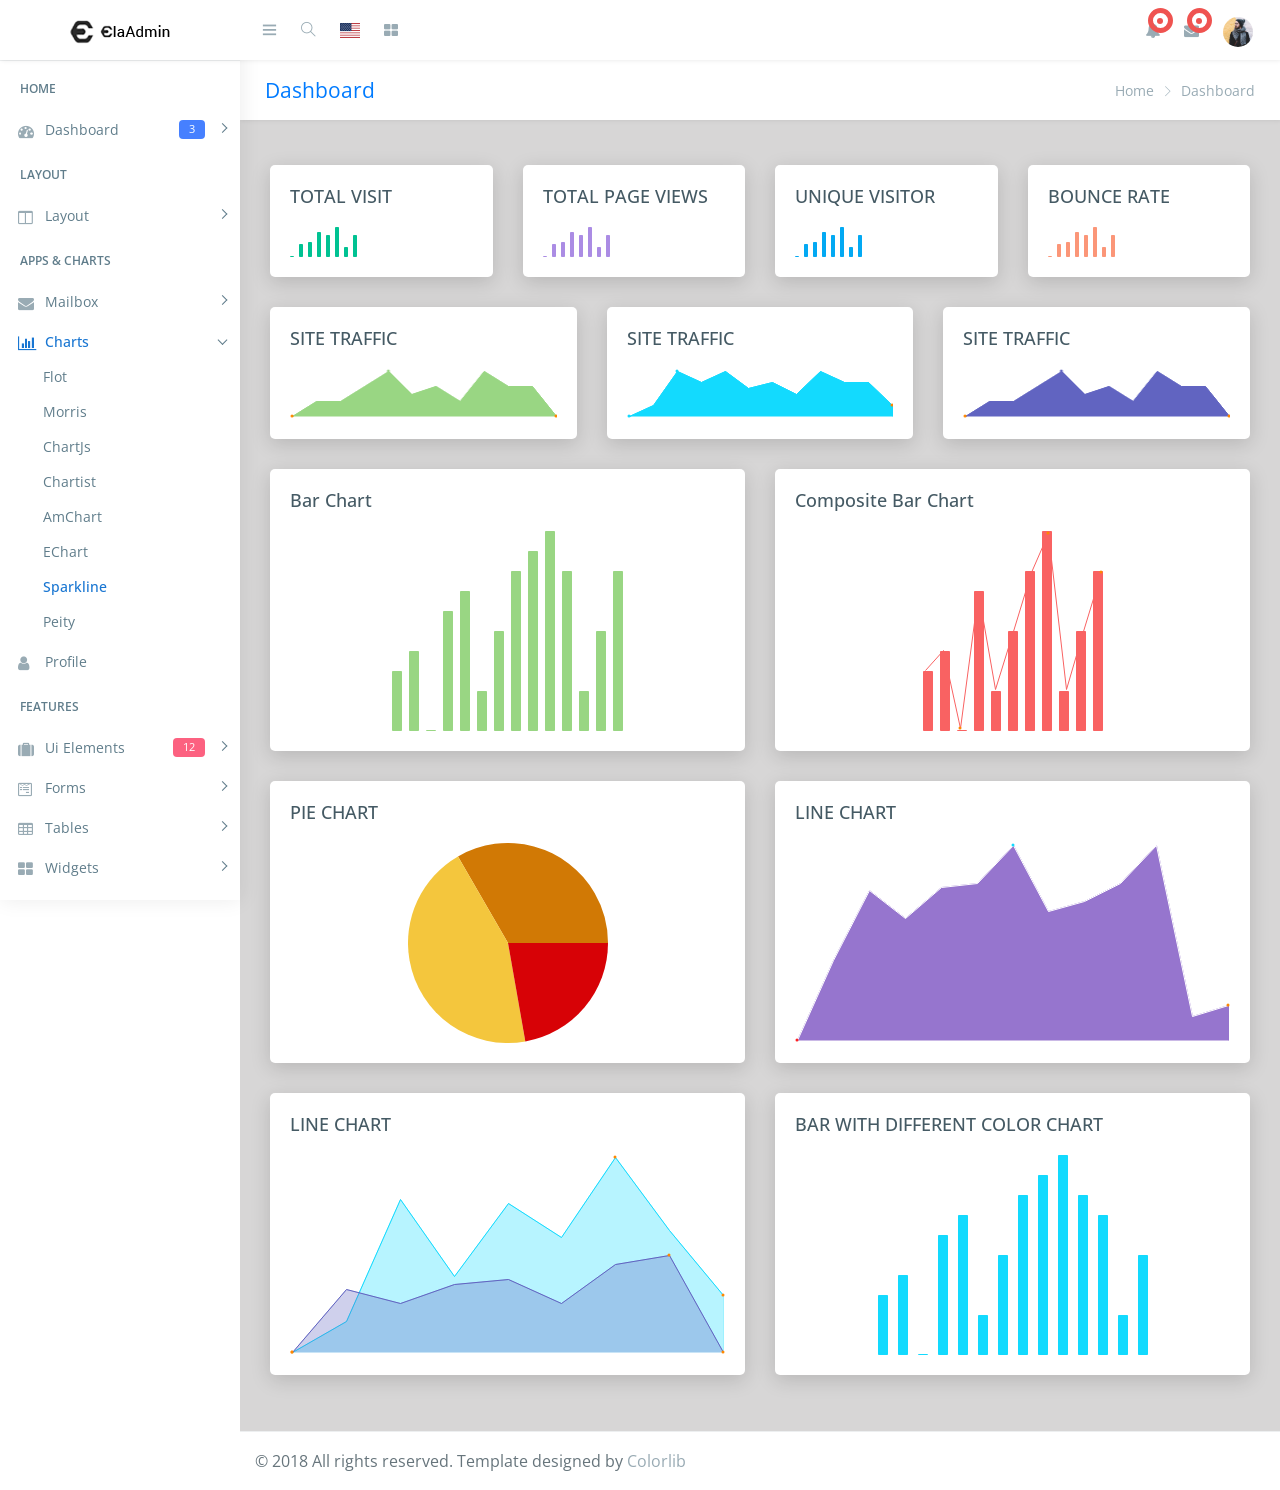
<file: plantillas/ElaAdmin/chart-sparkline.html>
<!DOCTYPE html>
<html lang="en">

<head>
    <meta charset="utf-8">
    <meta http-equiv="X-UA-Compatible" content="IE=edge">
    <!-- Tell the browser to be responsive to screen width -->
    <meta name="viewport" content="width=device-width, initial-scale=1">
    <meta name="description" content="">
    <meta name="author" content="">
    <!-- Favicon icon -->
    <link rel="icon" type="image/png" sizes="16x16" href="images/favicon.png">
    <title>Ela - Bootstrap Admin Dashboard Template</title>
    <!-- Bootstrap Core CSS -->
    <link href="css/lib/bootstrap/bootstrap.min.css" rel="stylesheet">
    <!-- Custom CSS -->
    <link href="css/helper.css" rel="stylesheet">
    <link href="css/style.css" rel="stylesheet">
    <!-- HTML5 Shim and Respond.js IE8 support of HTML5 elements and media queries -->
    <!-- WARNING: Respond.js doesn't work if you view the page via file:** -->
    <!--[if lt IE 9]>
    <script src="https:**oss.maxcdn.com/libs/html5shiv/3.7.0/html5shiv.js"></script>
    <script src="https:**oss.maxcdn.com/libs/respond.js/1.4.2/respond.min.js"></script>
<![endif]-->
</head>

<body class="fix-header fix-sidebar">
    <!-- Preloader - style you can find in spinners.css -->
    <div class="preloader">
        <svg class="circular" viewBox="25 25 50 50">
			<circle class="path" cx="50" cy="50" r="20" fill="none" stroke-width="2" stroke-miterlimit="10" /> </svg>
    </div>
    <!-- Main wrapper  -->
    <div id="main-wrapper">
        <div class="header">
            <nav class="navbar top-navbar navbar-expand-md navbar-light">
                <!-- Logo -->
                <div class="navbar-header">
                    <a class="navbar-brand" href="index.html">
                        <!-- Logo icon -->
                        <b><img src="images/logo.png" alt="homepage" class="dark-logo" /></b>
                        <!--End Logo icon -->
                        <!-- Logo text -->
                        <span><img src="images/logo-text.png" alt="homepage" class="dark-logo" /></span>
                    </a>
                </div>
                <!-- End Logo -->
                <div class="navbar-collapse">
                    <!-- toggle and nav items -->
                    <ul class="navbar-nav mr-auto mt-md-0">
                        <!-- This is  -->
                        <li class="nav-item"> <a class="nav-link nav-toggler hidden-md-up text-muted  " href="javascript:void(0)"><i class="mdi mdi-menu"></i></a> </li>
                        <li class="nav-item m-l-10"> <a class="nav-link sidebartoggler hidden-sm-down text-muted  " href="javascript:void(0)"><i class="ti-menu"></i></a> </li>
                        <!-- Search -->
                        <li class="nav-item hidden-sm-down search-box"> <a class="nav-link hidden-sm-down text-muted  " href="javascript:void(0)"><i class="ti-search"></i></a>
                            <form class="app-search">
                                <input type="text" class="form-control" placeholder="Search here"> <a class="srh-btn"><i class="ti-close"></i></a> </form>
                        </li>
                        <!-- Language -->
                        <li class="nav-item dropdown">
                            <a class="nav-link dropdown-toggle text-muted  " href="#" data-toggle="dropdown" aria-haspopup="true" aria-expanded="false"> <i class="flag-icon flag-icon-us"></i></a>
                            <div class="dropdown-menu animated zoomIn">
                                <a class="dropdown-item" href="#"><i class="flag-icon flag-icon-ca"></i> Canada</a>
                                <a class="dropdown-item" href="#"><i class="flag-icon flag-icon-fr"></i> French</a>
                                <a class="dropdown-item" href="#"><i class="flag-icon flag-icon-cn"></i> China</a>
                                <a class="dropdown-item" href="#"><i class="flag-icon flag-icon-de"></i> Dutch</a>
                            </div>
                        </li>
                        <!-- Messages -->
                        <li class="nav-item dropdown mega-dropdown"> <a class="nav-link dropdown-toggle text-muted  " href="#" data-toggle="dropdown" aria-haspopup="true" aria-expanded="false"><i class="fa fa-th-large"></i></a>
                            <div class="dropdown-menu animated zoomIn">
                                <ul class="mega-dropdown-menu row">


                                    <li class="col-lg-3  m-b-30">
                                        <h4 class="m-b-20">CONTACT US</h4>
                                        <!-- Contact -->
                                        <form>
                                            <div class="form-group">
                                                <input type="text" class="form-control" id="exampleInputname1" placeholder="Enter Name"> </div>
                                            <div class="form-group">
                                                <input type="email" class="form-control" placeholder="Enter email"> </div>
                                            <div class="form-group">
                                                <textarea class="form-control" id="exampleTextarea" rows="3" placeholder="Message"></textarea>
                                            </div>
                                            <button type="submit" class="btn btn-info">Submit</button>
                                        </form>
                                    </li>
                                    <li class="col-lg-3 col-xlg-3 m-b-30">
                                        <h4 class="m-b-20">List style</h4>
                                        <!-- List style -->
                                        <ul class="list-style-none">
                                            <li><a href="javascript:void(0)"><i class="fa fa-check text-success"></i> This Is Another Link</a></li>
                                            <li><a href="javascript:void(0)"><i class="fa fa-check text-success"></i> This Is Another Link</a></li>
                                            <li><a href="javascript:void(0)"><i class="fa fa-check text-success"></i> This Is Another Link</a></li>
                                            <li><a href="javascript:void(0)"><i class="fa fa-check text-success"></i> This Is Another Link</a></li>
                                            <li><a href="javascript:void(0)"><i class="fa fa-check text-success"></i> This Is Another Link</a></li>
                                        </ul>
                                    </li>
                                    <li class="col-lg-3 col-xlg-3 m-b-30">
                                        <h4 class="m-b-20">List style</h4>
                                        <!-- List style -->
                                        <ul class="list-style-none">
                                            <li><a href="javascript:void(0)"><i class="fa fa-check text-success"></i> This Is Another Link</a></li>
                                            <li><a href="javascript:void(0)"><i class="fa fa-check text-success"></i> This Is Another Link</a></li>
                                            <li><a href="javascript:void(0)"><i class="fa fa-check text-success"></i> This Is Another Link</a></li>
                                            <li><a href="javascript:void(0)"><i class="fa fa-check text-success"></i> This Is Another Link</a></li>
                                            <li><a href="javascript:void(0)"><i class="fa fa-check text-success"></i> This Is Another Link</a></li>
                                        </ul>
                                    </li>
                                    <li class="col-lg-3 col-xlg-3 m-b-30">
                                        <h4 class="m-b-20">List style</h4>
                                        <!-- List style -->
                                        <ul class="list-style-none">
                                            <li><a href="javascript:void(0)"><i class="fa fa-check text-success"></i> This Is Another Link</a></li>
                                            <li><a href="javascript:void(0)"><i class="fa fa-check text-success"></i> This Is Another Link</a></li>
                                            <li><a href="javascript:void(0)"><i class="fa fa-check text-success"></i> This Is Another Link</a></li>
                                            <li><a href="javascript:void(0)"><i class="fa fa-check text-success"></i> This Is Another Link</a></li>
                                            <li><a href="javascript:void(0)"><i class="fa fa-check text-success"></i> This Is Another Link</a></li>
                                        </ul>
                                    </li>
                                </ul>
                            </div>
                        </li>
                        <!-- End Messages -->
                    </ul>
                    <!-- User profile and search -->
                    <ul class="navbar-nav my-lg-0">
                        <!-- Comment -->
                        <li class="nav-item dropdown">
                            <a class="nav-link dropdown-toggle text-muted text-muted  " href="#" data-toggle="dropdown" aria-haspopup="true" aria-expanded="false"> <i class="fa fa-bell"></i>
        								<div class="notify"> <span class="heartbit"></span> <span class="point"></span> </div>
        							</a>
                            <div class="dropdown-menu dropdown-menu-right mailbox animated zoomIn">
                                <ul>
                                    <li>
                                        <div class="drop-title">Notifications</div>
                                    </li>
                                    <li>
                                        <div class="message-center">
                                            <!-- Message -->
                                            <a href="#">
                                                <div class="btn btn-danger btn-circle m-r-10"><i class="fa fa-link"></i></div>
                                                <div class="mail-contnet">
                                                    <h5>This is title</h5> <span class="mail-desc">Just see the my new admin!</span> <span class="time">9:30 AM</span>
                                                </div>
                                            </a>
                                            <!-- Message -->
                                            <a href="#">
                                                <div class="btn btn-success btn-circle m-r-10"><i class="ti-calendar"></i></div>
                                                <div class="mail-contnet">
                                                    <h5>This is another title</h5> <span class="mail-desc">Just a reminder that you have event</span> <span class="time">9:10 AM</span>
                                                </div>
                                            </a>
                                            <!-- Message -->
                                            <a href="#">
                                                <div class="btn btn-info btn-circle m-r-10"><i class="ti-settings"></i></div>
                                                <div class="mail-contnet">
                                                    <h5>This is title</h5> <span class="mail-desc">You can customize this template as you want</span> <span class="time">9:08 AM</span>
                                                </div>
                                            </a>
                                            <!-- Message -->
                                            <a href="#">
                                                <div class="btn btn-primary btn-circle m-r-10"><i class="ti-user"></i></div>
                                                <div class="mail-contnet">
                                                    <h5>This is another title</h5> <span class="mail-desc">Just see the my admin!</span> <span class="time">9:02 AM</span>
                                                </div>
                                            </a>
                                        </div>
                                    </li>
                                    <li>
                                        <a class="nav-link text-center" href="javascript:void(0);"> <strong>Check all notifications</strong> <i class="fa fa-angle-right"></i> </a>
                                    </li>
                                </ul>
                            </div>
                        </li>
                        <!-- End Comment -->
                        <!-- Messages -->
                        <li class="nav-item dropdown">
                            <a class="nav-link dropdown-toggle text-muted  " href="#" id="2" data-toggle="dropdown" aria-haspopup="true" aria-expanded="false"> <i class="fa fa-envelope"></i>
        								<div class="notify"> <span class="heartbit"></span> <span class="point"></span> </div>
        							</a>
                            <div class="dropdown-menu dropdown-menu-right mailbox animated zoomIn" aria-labelledby="2">
                                <ul>
                                    <li>
                                        <div class="drop-title">You have 4 new messages</div>
                                    </li>
                                    <li>
                                        <div class="message-center">
                                            <!-- Message -->
                                            <a href="#">
                                                <div class="user-img"> <img src="images/users/5.jpg" alt="user" class="img-circle"> <span class="profile-status online pull-right"></span> </div>
                                                <div class="mail-contnet">
                                                    <h5>Michael Qin</h5> <span class="mail-desc">Just see the my admin!</span> <span class="time">9:30 AM</span>
                                                </div>
                                            </a>
                                            <!-- Message -->
                                            <a href="#">
                                                <div class="user-img"> <img src="images/users/2.jpg" alt="user" class="img-circle"> <span class="profile-status busy pull-right"></span> </div>
                                                <div class="mail-contnet">
                                                    <h5>John Doe</h5> <span class="mail-desc">I've sung a song! See you at</span> <span class="time">9:10 AM</span>
                                                </div>
                                            </a>
                                            <!-- Message -->
                                            <a href="#">
                                                <div class="user-img"> <img src="images/users/3.jpg" alt="user" class="img-circle"> <span class="profile-status away pull-right"></span> </div>
                                                <div class="mail-contnet">
                                                    <h5>Mr. John</h5> <span class="mail-desc">I am a singer!</span> <span class="time">9:08 AM</span>
                                                </div>
                                            </a>
                                            <!-- Message -->
                                            <a href="#">
                                                <div class="user-img"> <img src="images/users/4.jpg" alt="user" class="img-circle"> <span class="profile-status offline pull-right"></span> </div>
                                                <div class="mail-contnet">
                                                    <h5>Michael Qin</h5> <span class="mail-desc">Just see the my admin!</span> <span class="time">9:02 AM</span>
                                                </div>
                                            </a>
                                        </div>
                                    </li>
                                    <li>
                                        <a class="nav-link text-center" href="javascript:void(0);"> <strong>See all e-Mails</strong> <i class="fa fa-angle-right"></i> </a>
                                    </li>
                                </ul>
                            </div>
                        </li>
                        <!-- End Messages -->
                        <!-- Profile -->
                        <li class="nav-item dropdown">
                            <a class="nav-link dropdown-toggle text-muted  " href="#" data-toggle="dropdown" aria-haspopup="true" aria-expanded="false"><img src="images/users/5.jpg" alt="user" class="profile-pic" /></a>
                            <div class="dropdown-menu dropdown-menu-right animated zoomIn">
                                <ul class="dropdown-user">
                                    <li><a href="#"><i class="ti-user"></i> Profile</a></li>
                                    <li><a href="#"><i class="ti-wallet"></i> Balance</a></li>
                                    <li><a href="#"><i class="ti-email"></i> Inbox</a></li>
                                    <li role="separator" class="divider"></li>
                                    <li><a href="#"><i class="ti-settings"></i> Setting</a></li>
                                    <li role="separator" class="divider"></li>
                                    <li><a href="#"><i class="fa fa-power-off"></i> Logout</a></li>
                                </ul>
                            </div>
                        </li>
                    </ul>
                </div>
            </nav>
        </div>
        <!-- End header header -->
        <!-- Left Sidebar  -->
        <div class="left-sidebar">
            <!-- Sidebar scroll-->
            <div class="scroll-sidebar">
                <!-- Sidebar navigation-->
                <nav class="sidebar-nav">
                    <ul id="sidebarnav">
                        <li class="nav-devider"></li>
                        <li class="nav-label">Home</li>
                        <li> <a class="has-arrow  " href="#" aria-expanded="false"><i class="fa fa-tachometer"></i><span class="hide-menu">Dashboard <span class="label label-rouded label-primary pull-right">3</span></span></a>
                            <ul aria-expanded="false" class="collapse">
                                <li><a href="index.html">Dashboard 1 </a></li>
                                <li><a href="index1.html">Dashboard 2 </a></li>
                                <li><a href="index2.html">Dashboard 3 </a></li>
                            </ul>
                        </li>
                        <li class="nav-label">Layout</li>
                        <li> <a class="has-arrow  " href="#" aria-expanded="false"><i class="fa fa-columns"></i><span class="hide-menu">Layout</span></a>
                            <ul aria-expanded="false" class="collapse">
                                <li><a href="layout-blank.html">Blank</a></li>
                                <li><a href="layout-boxed.html">Boxed</a></li>
                                <li><a href="layout-fix-header.html">Fix Header</a></li>
                                <li><a href="layout-fix-sidebar.html">Fix Sidebar</a></li>
                            </ul>
                        </li>
                        <li class="nav-label">Apps &amp; Charts</li>
                        <li> <a class="has-arrow  " href="#" aria-expanded="false"><i class="fa fa-envelope"></i><span class="hide-menu">Mailbox</span></a>
                            <ul aria-expanded="false" class="collapse">
                                <li><a href="email-compose.html">Compose</a></li>
                                <li><a href="email-read.html">Read</a></li>
                                <li><a href="email-inbox.html">Inbox</a></li>
                            </ul>
                        </li>
                        <li> <a class="has-arrow  " href="#" aria-expanded="false"><i class="fa fa-bar-chart"></i><span class="hide-menu">Charts</span></a>
                            <ul aria-expanded="false" class="collapse">
                                <li><a href="chart-flot.html">Flot</a></li>
                                <li><a href="chart-morris.html">Morris</a></li>
                                <li><a href="chart-chartjs.html">ChartJs</a></li>
                                <li><a href="chart-chartist.html">Chartist </a></li>
                                <li><a href="chart-amchart.html">AmChart</a></li>
                                <li><a href="chart-echart.html">EChart</a></li>
                                <li><a href="chart-sparkline.html">Sparkline</a></li>
                                <li><a href="chart-peity.html">Peity</a></li>
                            </ul>
                        </li>
                        <li> <a href="app-profile.html" aria-expanded="false"><i class="fa fa-user"></i><span class="hide-menu">Profile</span></a></li>
                        <li class="nav-label">Features</li>
                        <li> <a class="has-arrow  " href="#" aria-expanded="false"><i class="fa fa-suitcase"></i><span class="hide-menu">Ui Elements <span class="label label-rouded label-danger pull-right">12</span></span></a>
                            <ul aria-expanded="false" class="collapse">
                                <li><a href="ui-alert.html">Alert</a></li>
                                <li><a href="ui-button.html">Button</a></li>
                                <li><a href="ui-dropdown.html">Dropdown</a></li>
                                <li><a href="ui-progressbar.html">Progressbar</a></li>
                                <li><a href="ui-tab.html">Tab</a></li>
                                <li><a href="ui-typography.html">Typography</a></li>
                                <li><a href="uc-calender.html">Calender</a></li>
                                <li><a href="uc-datamap.html">Datamap</a></li>
                                <li><a href="uc-nestedable.html">Nestedable</a></li>
                                <li><a href="uc-sweetalert.html">Sweetalert</a></li>
                                <li><a href="uc-toastr.html">Toastr</a></li>
                                <li><a href="uc-weather.html">Weather</a></li>
                            </ul>
                        </li>
                        <li> <a class="has-arrow  " href="#" aria-expanded="false"><i class="fa fa-wpforms"></i><span class="hide-menu">Forms</span></a>
                            <ul aria-expanded="false" class="collapse">
                                <li><a href="form-basic.html">Basic Forms</a></li>
                                <li><a href="form-layout.html">Form Layout</a></li>
                                <li><a href="form-validation.html">Form Validation</a></li>
                                <li><a href="form-editor.html">Editor</a></li>
                                <li><a href="form-dropzone.html">Dropzone</a></li>
                            </ul>
                        </li>
                        <li> <a class="has-arrow  " href="#" aria-expanded="false"><i class="fa fa-table"></i><span class="hide-menu">Tables</span></a>
                            <ul aria-expanded="false" class="collapse">
                                <li><a href="table-bootstrap.html">Basic Tables</a></li>
                                <li><a href="table-datatable.html">Data Tables</a></li>
                            </ul>
                        </li>
                        <li> <a class="has-arrow  " href="#" aria-expanded="false"><i class="fa fa-th-large"></i><span class="hide-menu">Widgets</span></a>
                            <ul aria-expanded="false" class="collapse">
                                <li><a href="widget.html">Widgets</a></li>
                            </ul>
                        </li>
                        <li class="nav-label">EXTRA</li>
                        <li> <a class="has-arrow  " href="#" aria-expanded="false"><i class="fa fa-book"></i><span class="hide-menu">Sample Pages <span class="label label-rouded label-success pull-right">25</span></span></a>
                            <ul aria-expanded="false" class="collapse">

                                <li><a href="#" class="has-arrow">Authentication <span class="label label-rounded label-success">6</span></a>
                                    <ul aria-expanded="false" class="collapse">
                                        <li><a href="page-login.html">Login</a></li>
                                        <li><a href="page-register.html">Register</a></li>
                                        <li><a href="page-invoice.html">Invoice</a></li>
                                    </ul>
                                </li>
                                <li><a href="#" class="has-arrow">Error Pages</a>
                                    <ul aria-expanded="false" class="collapse">
                                        <li><a href="page-error-400.html">400</a></li>
                                        <li><a href="page-error-403.html">403</a></li>
                                        <li><a href="page-error-404.html">404</a></li>
                                        <li><a href="page-error-500.html">500</a></li>
                                        <li><a href="page-error-503.html">503</a></li>
                                    </ul>
                                </li>
                            </ul>
                        </li>
                        <li> <a class="has-arrow  " href="#" aria-expanded="false"><i class="fa fa-map-marker"></i><span class="hide-menu">Maps</span></a>
                            <ul aria-expanded="false" class="collapse">
                                <li><a href="map-google.html">Google Maps</a></li>
                                <li><a href="map-vector.html">Vector Map</a></li>
                            </ul>
                        </li>
                        <li> <a class="has-arrow  " href="#" aria-expanded="false"><i class="fa fa-level-down"></i><span class="hide-menu">Multi level dd</span></a>
                            <ul aria-expanded="false" class="collapse">
                                <li><a href="#">item 1.1</a></li>
                                <li><a href="#">item 1.2</a></li>
                                <li> <a class="has-arrow" href="#" aria-expanded="false">Menu 1.3</a>
                                    <ul aria-expanded="false" class="collapse">
                                        <li><a href="#">item 1.3.1</a></li>
                                        <li><a href="#">item 1.3.2</a></li>
                                        <li><a href="#">item 1.3.3</a></li>
                                        <li><a href="#">item 1.3.4</a></li>
                                    </ul>
                                </li>
                                <li><a href="#">item 1.4</a></li>
                            </ul>
                        </li>
                    </ul>
                </nav>
                <!-- End Sidebar navigation -->
            </div>
            <!-- End Sidebar scroll-->
        </div>
        <!-- End Left Sidebar  -->
        <!-- Page wrapper  -->
        <div class="page-wrapper">
            <!-- Bread crumb -->
            <div class="row page-titles">
                <div class="col-md-5 align-self-center">
                    <h3 class="text-primary">Dashboard</h3> </div>
                <div class="col-md-7 align-self-center">
                    <ol class="breadcrumb">
                        <li class="breadcrumb-item"><a href="javascript:void(0)">Home</a></li>
                        <li class="breadcrumb-item active">Dashboard</li>
                    </ol>
                </div>
            </div>
            <!-- End Bread crumb -->
            <!-- Container fluid  -->
            <div class="container-fluid">
                <!-- Start Page Content -->
                <div class="row">
                    <div class="col-lg-3">
                        <div class="card nestable-cart">
                            <div class="card-title">
                                <h4>TOTAL VISIT</h4>
                                <div class="card-title-right-icon">
                                    <ul>

                                    </ul>
                                </div>
                            </div>
                            <div class="sparkline-unix">
                                <span id="sparklinedash">0, 5, 6, 10, 9, 12, 4, 9</span>
                            </div>
                        </div>
                        <!-- /# card -->
                    </div>
                    <!-- /# column -->
                    <div class="col-lg-3">
                        <div class="card nestable-cart">
                            <div class="card-title">
                                <h4>TOTAL PAGE VIEWS</h4>
                                <div class="card-title-right-icon">
                                    <ul>

                                    </ul>
                                </div>
                            </div>
                            <div class="sparkline-unix">
                                <span id="sparklinedash2">0, 5, 6, 10, 9, 12, 4, 9</span>
                            </div>
                        </div>
                        <!-- /# card -->
                    </div>
                    <!-- /# column -->
                    <div class="col-lg-3">
                        <div class="card nestable-cart">
                            <div class="card-title">
                                <h4>UNIQUE VISITOR</h4>
                                <div class="card-title-right-icon">
                                    <ul>

                                    </ul>
                                </div>
                            </div>
                            <div class="sparkline-unix">
                                <span id="sparklinedash3">0, 5, 6, 10, 9, 12, 4, 9</span>
                            </div>
                        </div>
                        <!-- /# card -->
                    </div>
                    <!-- /# column -->
                    <div class="col-lg-3">
                        <div class="card nestable-cart">
                            <div class="card-title">
                                <h4>BOUNCE RATE</h4>
                                <div class="card-title-right-icon">
                                    <ul>

                                    </ul>
                                </div>
                            </div>
                            <div class="sparkline-unix">
                                <span id="sparklinedash4"> 0, 5, 6, 10, 9, 12, 4, 9</span>
                            </div>
                        </div>
                        <!-- /# card -->
                    </div>
                    <!-- /# column -->
                </div>
                <!-- /# row -->
                <div class="row">
                    <div class="col-lg-4">
                        <div class="card nestable-cart">
                            <div class="card-title">
                                <h4>SITE TRAFFIC</h4>
                                <div class="card-title-right-icon">
                                    <ul>

                                    </ul>
                                </div>
                            </div>
                            <div class="sparkline-unix">
                                <div id="sparkline8"></div>
                            </div>
                        </div>
                        <!-- /# card -->
                    </div>
                    <!-- /# column -->
                    <div class="col-lg-4">
                        <div class="card nestable-cart">
                            <div class="card-title">
                                <h4>SITE TRAFFIC</h4>
                                <div class="card-title-right-icon">
                                    <ul>

                                    </ul>
                                </div>
                            </div>
                            <div class="sparkline-unix">
                                <div id="sparkline9"></div>
                            </div>
                        </div>
                        <!-- /# card -->
                    </div>
                    <!-- /# column -->
                    <div class="col-lg-4">
                        <div class="card nestable-cart">
                            <div class="card-title">
                                <h4>SITE TRAFFIC</h4>
                                <div class="card-title-right-icon">
                                    <ul>

                                    </ul>
                                </div>
                            </div>
                            <div class="sparkline-unix">
                                <div id="sparkline10"></div>
                            </div>
                        </div>
                        <!-- /# card -->
                    </div>
                    <!-- /# column -->
                </div>
                <!-- /# row -->
                <div class="row">
                    <div class="col-lg-6">
                        <div class="card nestable-cart">
                            <div class="card-title">
                                <h4>Bar Chart</h4>
                                <div class="card-title-right-icon">
                                    <ul>

                                    </ul>
                                </div>
                            </div>
                            <div class="sparkline-unix">
                                <div id="sparkline12" class="text-center"></div>
                            </div>
                        </div>
                        <!-- /# card -->
                    </div>
                    <!-- /# column -->
                    <div class="col-lg-6">
                        <div class="card nestable-cart">
                            <div class="card-title">
                                <h4>Composite Bar Chart</h4>
                                <div class="card-title-right-icon">
                                    <ul>

                                    </ul>
                                </div>
                            </div>
                            <div class="sparkline-unix">
                                <div id="sparkline13" class="text-center"></div>
                            </div>
                        </div>
                        <!-- /# card -->
                    </div>
                    <!-- /# column -->
                </div>
                <!-- /# row -->
                <div class="row">
                    <div class="col-lg-6">
                        <div class="card nestable-cart">
                            <div class="card-title">
                                <h4>PIE CHART</h4>
                                <div class="card-title-right-icon">
                                    <ul>

                                    </ul>
                                </div>
                            </div>
                            <div class="sparkline-unix">
                                <div id="sparkline11" class="text-center"></div>
                            </div>
                        </div>
                        <!-- /# card -->
                    </div>
                    <!-- /# column -->


                    <div class="col-lg-6">
                        <div class="card nestable-cart sperkline_fourteen_bg">
                            <div class="card-title">
                                <h4>LINE CHART</h4>
                                <div class="card-title-right-icon">
                                    <ul>

                                    </ul>
                                </div>
                            </div>
                            <div class="sparkline-unix">
                                <div id="sparkline14" class="text-center"></div>
                            </div>
                        </div>
                        <!-- /# card -->
                    </div>
                    <!-- /# column -->


                </div>
                <!-- /# row -->
                <div class="row">
                    <div class="col-lg-6">
                        <div class="card nestable-cart">
                            <div class="card-title">
                                <h4>LINE CHART</h4>
                                <div class="card-title-right-icon">
                                    <ul>

                                    </ul>
                                </div>
                            </div>
                            <div class="sparkline-unix">
                                <div id="sparkline16" class="text-center"></div>
                            </div>
                        </div>
                        <!-- /# card -->
                    </div>
                    <!-- /# column -->




                    <div class="col-lg-6">
                        <div class="card nestable-cart">
                            <div class="card-title">
                                <h4>BAR WITH DIFFERENT COLOR CHART</h4>
                                <div class="card-title-right-icon">
                                    <ul>

                                    </ul>
                                </div>
                            </div>
                            <div class="sparkline-unix">
                                <div id="sparkline15" class="text-center"></div>
                            </div>
                        </div>
                        <!-- /# card -->
                    </div>
                    <!-- /# column -->

                </div>
                <!-- /# row -->
                <!-- End PAge Content -->
            </div>
            <!-- End Container fluid  -->
            <!-- footer -->
            <footer class="footer"> © 2018 All rights reserved. Template designed by <a href="https://colorlib.com">Colorlib</a></footer>
            <!-- End footer -->
        </div>
        <!-- End Page wrapper  -->
    </div>
    <!-- End Wrapper -->
    <!-- All Jquery -->
    <script src="js/lib/jquery/jquery.min.js"></script>
    <!-- Bootstrap tether Core JavaScript -->
    <script src="js/lib/bootstrap/js/popper.min.js"></script>
    <script src="js/lib/bootstrap/js/bootstrap.min.js"></script>
    <!-- slimscrollbar scrollbar JavaScript -->
    <script src="js/jquery.slimscroll.js"></script>
    <!--Menu sidebar -->
    <script src="js/sidebarmenu.js"></script>
    <!--stickey kit -->
    <script src="js/lib/sticky-kit-master/dist/sticky-kit.min.js"></script>

    <script src="js/lib/sparklinechart/jquery.sparkline.min.js"></script>
    <!-- sparkline init-->
    <script src="js/lib/sparklinechart/sparkline.init.js"></script>
    <!--Custom JavaScript -->
    <script src="js/scripts.js"></script>

</body>

</html>
</file>
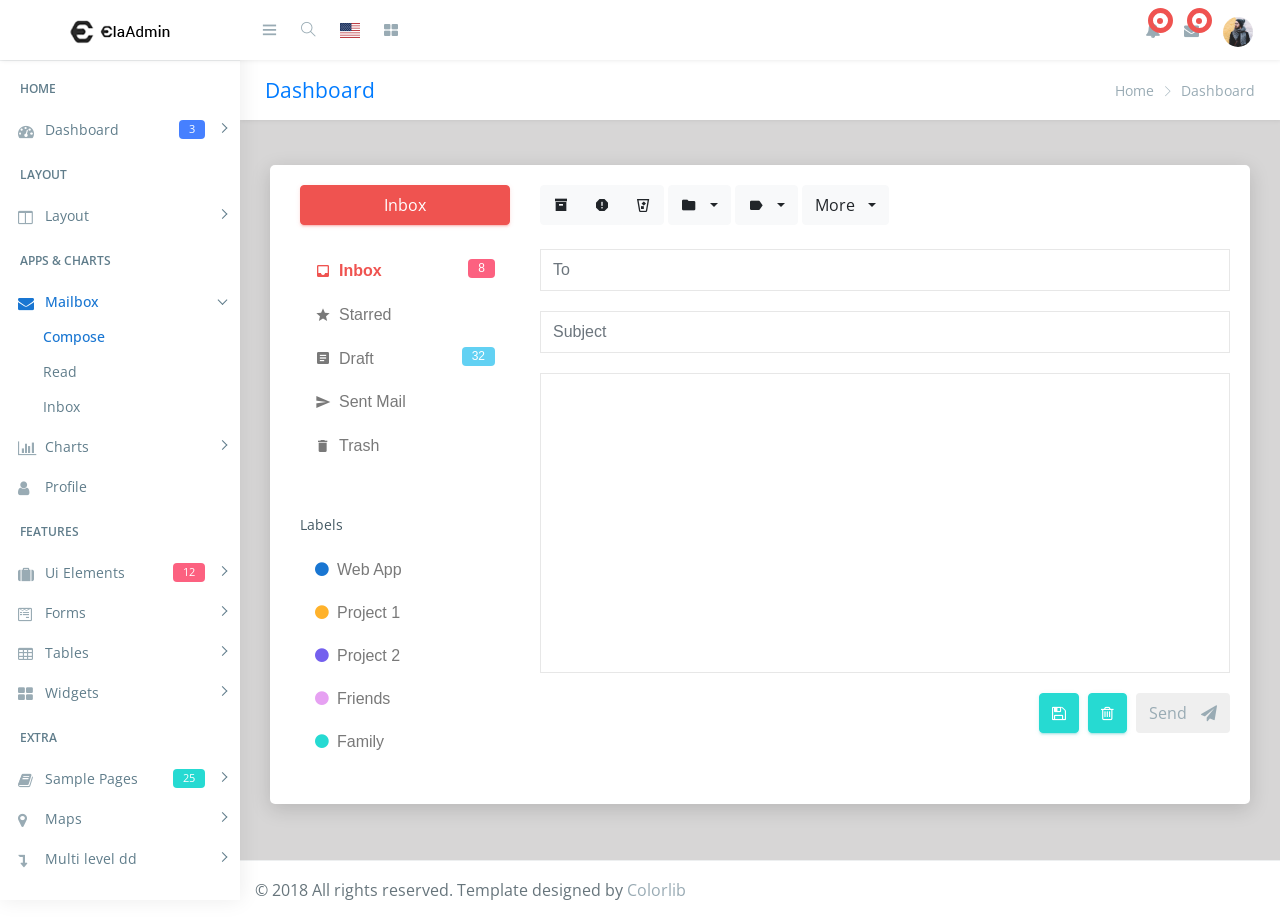
<file: plantillas/ElaAdmin/email-compose.html>
<!DOCTYPE html>
<html lang="en">

<head>
    <meta charset="utf-8">
    <meta http-equiv="X-UA-Compatible" content="IE=edge">
    <!-- Tell the browser to be responsive to screen width -->
    <meta name="viewport" content="width=device-width, initial-scale=1">
    <meta name="description" content="">
    <meta name="author" content="">
    <!-- Favicon icon -->
    <link rel="icon" type="image/png" sizes="16x16" href="images/favicon.png">
    <title>Ela - Bootstrap Admin Dashboard Template</title>
    <!-- Bootstrap Core CSS -->
    <link href="css/lib/bootstrap/bootstrap.min.css" rel="stylesheet">
    <!-- Custom CSS -->
    <link href="css/helper.css" rel="stylesheet">
    <link href="css/style.css" rel="stylesheet">
    <!-- HTML5 Shim and Respond.js IE8 support of HTML5 elements and media queries -->
    <!-- WARNING: Respond.js doesn't work if you view the page via file:** -->
    <!--[if lt IE 9]>
    <script src="https:**oss.maxcdn.com/libs/html5shiv/3.7.0/html5shiv.js"></script>
    <script src="https:**oss.maxcdn.com/libs/respond.js/1.4.2/respond.min.js"></script>
<![endif]-->
</head>

<body class="fix-header fix-sidebar">
    <!-- Preloader - style you can find in spinners.css -->
    <div class="preloader">
        <svg class="circular" viewBox="25 25 50 50">
			<circle class="path" cx="50" cy="50" r="20" fill="none" stroke-width="2" stroke-miterlimit="10" /> </svg>
    </div>
    <!-- Main wrapper  -->
    <div id="main-wrapper">
        <div class="header">
            <nav class="navbar top-navbar navbar-expand-md navbar-light">
                <!-- Logo -->
                <div class="navbar-header">
                    <a class="navbar-brand" href="index.html">
                        <!-- Logo icon -->
                        <b><img src="images/logo.png" alt="homepage" class="dark-logo" /></b>
                        <!--End Logo icon -->
                        <!-- Logo text -->
                        <span><img src="images/logo-text.png" alt="homepage" class="dark-logo" /></span>
                    </a>
                </div>
                <!-- End Logo -->
                <div class="navbar-collapse">
                    <!-- toggle and nav items -->
                    <ul class="navbar-nav mr-auto mt-md-0">
                        <!-- This is  -->
                        <li class="nav-item"> <a class="nav-link nav-toggler hidden-md-up text-muted  " href="javascript:void(0)"><i class="mdi mdi-menu"></i></a> </li>
                        <li class="nav-item m-l-10"> <a class="nav-link sidebartoggler hidden-sm-down text-muted  " href="javascript:void(0)"><i class="ti-menu"></i></a> </li>
                        <!-- Search -->
                        <li class="nav-item hidden-sm-down search-box"> <a class="nav-link hidden-sm-down text-muted  " href="javascript:void(0)"><i class="ti-search"></i></a>
                            <form class="app-search">
                                <input type="text" class="form-control" placeholder="Search here"> <a class="srh-btn"><i class="ti-close"></i></a> </form>
                        </li>
                        <!-- Language -->
                        <li class="nav-item dropdown">
                            <a class="nav-link dropdown-toggle text-muted  " href="#" data-toggle="dropdown" aria-haspopup="true" aria-expanded="false"> <i class="flag-icon flag-icon-us"></i></a>
                            <div class="dropdown-menu animated zoomIn">
                                <a class="dropdown-item" href="#"><i class="flag-icon flag-icon-ca"></i> Canada</a>
                                <a class="dropdown-item" href="#"><i class="flag-icon flag-icon-fr"></i> French</a>
                                <a class="dropdown-item" href="#"><i class="flag-icon flag-icon-cn"></i> China</a>
                                <a class="dropdown-item" href="#"><i class="flag-icon flag-icon-de"></i> Dutch</a>
                            </div>
                        </li>
                        <!-- Messages -->
                        <li class="nav-item dropdown mega-dropdown"> <a class="nav-link dropdown-toggle text-muted  " href="#" data-toggle="dropdown" aria-haspopup="true" aria-expanded="false"><i class="fa fa-th-large"></i></a>
                            <div class="dropdown-menu animated zoomIn">
                                <ul class="mega-dropdown-menu row">


                                    <li class="col-lg-3  m-b-30">
                                        <h4 class="m-b-20">CONTACT US</h4>
                                        <!-- Contact -->
                                        <form>
                                            <div class="form-group">
                                                <input type="text" class="form-control" id="exampleInputname1" placeholder="Enter Name"> </div>
                                            <div class="form-group">
                                                <input type="email" class="form-control" placeholder="Enter email"> </div>
                                            <div class="form-group">
                                                <textarea class="form-control" id="exampleTextarea" rows="3" placeholder="Message"></textarea>
                                            </div>
                                            <button type="submit" class="btn btn-info">Submit</button>
                                        </form>
                                    </li>
                                    <li class="col-lg-3 col-xlg-3 m-b-30">
                                        <h4 class="m-b-20">List style</h4>
                                        <!-- List style -->
                                        <ul class="list-style-none">
                                            <li><a href="javascript:void(0)"><i class="fa fa-check text-success"></i> This Is Another Link</a></li>
                                            <li><a href="javascript:void(0)"><i class="fa fa-check text-success"></i> This Is Another Link</a></li>
                                            <li><a href="javascript:void(0)"><i class="fa fa-check text-success"></i> This Is Another Link</a></li>
                                            <li><a href="javascript:void(0)"><i class="fa fa-check text-success"></i> This Is Another Link</a></li>
                                            <li><a href="javascript:void(0)"><i class="fa fa-check text-success"></i> This Is Another Link</a></li>
                                        </ul>
                                    </li>
                                    <li class="col-lg-3 col-xlg-3 m-b-30">
                                        <h4 class="m-b-20">List style</h4>
                                        <!-- List style -->
                                        <ul class="list-style-none">
                                            <li><a href="javascript:void(0)"><i class="fa fa-check text-success"></i> This Is Another Link</a></li>
                                            <li><a href="javascript:void(0)"><i class="fa fa-check text-success"></i> This Is Another Link</a></li>
                                            <li><a href="javascript:void(0)"><i class="fa fa-check text-success"></i> This Is Another Link</a></li>
                                            <li><a href="javascript:void(0)"><i class="fa fa-check text-success"></i> This Is Another Link</a></li>
                                            <li><a href="javascript:void(0)"><i class="fa fa-check text-success"></i> This Is Another Link</a></li>
                                        </ul>
                                    </li>
                                    <li class="col-lg-3 col-xlg-3 m-b-30">
                                        <h4 class="m-b-20">List style</h4>
                                        <!-- List style -->
                                        <ul class="list-style-none">
                                            <li><a href="javascript:void(0)"><i class="fa fa-check text-success"></i> This Is Another Link</a></li>
                                            <li><a href="javascript:void(0)"><i class="fa fa-check text-success"></i> This Is Another Link</a></li>
                                            <li><a href="javascript:void(0)"><i class="fa fa-check text-success"></i> This Is Another Link</a></li>
                                            <li><a href="javascript:void(0)"><i class="fa fa-check text-success"></i> This Is Another Link</a></li>
                                            <li><a href="javascript:void(0)"><i class="fa fa-check text-success"></i> This Is Another Link</a></li>
                                        </ul>
                                    </li>
                                </ul>
                            </div>
                        </li>
                        <!-- End Messages -->
                    </ul>
                    <!-- User profile and search -->
                    <ul class="navbar-nav my-lg-0">
                        <!-- Comment -->
                        <li class="nav-item dropdown">
                            <a class="nav-link dropdown-toggle text-muted text-muted  " href="#" data-toggle="dropdown" aria-haspopup="true" aria-expanded="false"> <i class="fa fa-bell"></i>
        								<div class="notify"> <span class="heartbit"></span> <span class="point"></span> </div>
        							</a>
                            <div class="dropdown-menu dropdown-menu-right mailbox animated zoomIn">
                                <ul>
                                    <li>
                                        <div class="drop-title">Notifications</div>
                                    </li>
                                    <li>
                                        <div class="message-center">
                                            <!-- Message -->
                                            <a href="#">
                                                <div class="btn btn-danger btn-circle m-r-10"><i class="fa fa-link"></i></div>
                                                <div class="mail-contnet">
                                                    <h5>This is title</h5> <span class="mail-desc">Just see the my new admin!</span> <span class="time">9:30 AM</span>
                                                </div>
                                            </a>
                                            <!-- Message -->
                                            <a href="#">
                                                <div class="btn btn-success btn-circle m-r-10"><i class="ti-calendar"></i></div>
                                                <div class="mail-contnet">
                                                    <h5>This is another title</h5> <span class="mail-desc">Just a reminder that you have event</span> <span class="time">9:10 AM</span>
                                                </div>
                                            </a>
                                            <!-- Message -->
                                            <a href="#">
                                                <div class="btn btn-info btn-circle m-r-10"><i class="ti-settings"></i></div>
                                                <div class="mail-contnet">
                                                    <h5>This is title</h5> <span class="mail-desc">You can customize this template as you want</span> <span class="time">9:08 AM</span>
                                                </div>
                                            </a>
                                            <!-- Message -->
                                            <a href="#">
                                                <div class="btn btn-primary btn-circle m-r-10"><i class="ti-user"></i></div>
                                                <div class="mail-contnet">
                                                    <h5>This is another title</h5> <span class="mail-desc">Just see the my admin!</span> <span class="time">9:02 AM</span>
                                                </div>
                                            </a>
                                        </div>
                                    </li>
                                    <li>
                                        <a class="nav-link text-center" href="javascript:void(0);"> <strong>Check all notifications</strong> <i class="fa fa-angle-right"></i> </a>
                                    </li>
                                </ul>
                            </div>
                        </li>
                        <!-- End Comment -->
                        <!-- Messages -->
                        <li class="nav-item dropdown">
                            <a class="nav-link dropdown-toggle text-muted  " href="#" id="2" data-toggle="dropdown" aria-haspopup="true" aria-expanded="false"> <i class="fa fa-envelope"></i>
        								<div class="notify"> <span class="heartbit"></span> <span class="point"></span> </div>
        							</a>
                            <div class="dropdown-menu dropdown-menu-right mailbox animated zoomIn" aria-labelledby="2">
                                <ul>
                                    <li>
                                        <div class="drop-title">You have 4 new messages</div>
                                    </li>
                                    <li>
                                        <div class="message-center">
                                            <!-- Message -->
                                            <a href="#">
                                                <div class="user-img"> <img src="images/users/5.jpg" alt="user" class="img-circle"> <span class="profile-status online pull-right"></span> </div>
                                                <div class="mail-contnet">
                                                    <h5>Michael Qin</h5> <span class="mail-desc">Just see the my admin!</span> <span class="time">9:30 AM</span>
                                                </div>
                                            </a>
                                            <!-- Message -->
                                            <a href="#">
                                                <div class="user-img"> <img src="images/users/2.jpg" alt="user" class="img-circle"> <span class="profile-status busy pull-right"></span> </div>
                                                <div class="mail-contnet">
                                                    <h5>John Doe</h5> <span class="mail-desc">I've sung a song! See you at</span> <span class="time">9:10 AM</span>
                                                </div>
                                            </a>
                                            <!-- Message -->
                                            <a href="#">
                                                <div class="user-img"> <img src="images/users/3.jpg" alt="user" class="img-circle"> <span class="profile-status away pull-right"></span> </div>
                                                <div class="mail-contnet">
                                                    <h5>Mr. John</h5> <span class="mail-desc">I am a singer!</span> <span class="time">9:08 AM</span>
                                                </div>
                                            </a>
                                            <!-- Message -->
                                            <a href="#">
                                                <div class="user-img"> <img src="images/users/4.jpg" alt="user" class="img-circle"> <span class="profile-status offline pull-right"></span> </div>
                                                <div class="mail-contnet">
                                                    <h5>Michael Qin</h5> <span class="mail-desc">Just see the my admin!</span> <span class="time">9:02 AM</span>
                                                </div>
                                            </a>
                                        </div>
                                    </li>
                                    <li>
                                        <a class="nav-link text-center" href="javascript:void(0);"> <strong>See all e-Mails</strong> <i class="fa fa-angle-right"></i> </a>
                                    </li>
                                </ul>
                            </div>
                        </li>
                        <!-- End Messages -->
                        <!-- Profile -->
                        <li class="nav-item dropdown">
                            <a class="nav-link dropdown-toggle text-muted  " href="#" data-toggle="dropdown" aria-haspopup="true" aria-expanded="false"><img src="images/users/5.jpg" alt="user" class="profile-pic" /></a>
                            <div class="dropdown-menu dropdown-menu-right animated zoomIn">
                                <ul class="dropdown-user">
                                    <li><a href="#"><i class="ti-user"></i> Profile</a></li>
                                    <li><a href="#"><i class="ti-wallet"></i> Balance</a></li>
                                    <li><a href="#"><i class="ti-email"></i> Inbox</a></li>
                                    <li role="separator" class="divider"></li>
                                    <li><a href="#"><i class="ti-settings"></i> Setting</a></li>
                                    <li role="separator" class="divider"></li>
                                    <li><a href="#"><i class="fa fa-power-off"></i> Logout</a></li>
                                </ul>
                            </div>
                        </li>
                    </ul>
                </div>
            </nav>
        </div>
        <!-- End header header -->
        <!-- Left Sidebar  -->
        <div class="left-sidebar">
            <!-- Sidebar scroll-->
            <div class="scroll-sidebar">
                <!-- Sidebar navigation-->
                <nav class="sidebar-nav">
                    <ul id="sidebarnav">
                        <li class="nav-devider"></li>
                        <li class="nav-label">Home</li>
                        <li> <a class="has-arrow  " href="#" aria-expanded="false"><i class="fa fa-tachometer"></i><span class="hide-menu">Dashboard <span class="label label-rouded label-primary pull-right">3</span></span></a>
                            <ul aria-expanded="false" class="collapse">
                                <li><a href="index.html">Dashboard 1 </a></li>
                                <li><a href="index1.html">Dashboard 2 </a></li>
                                <li><a href="index2.html">Dashboard 3 </a></li>
                            </ul>
                        </li>
                        <li class="nav-label">Layout</li>
                        <li> <a class="has-arrow  " href="#" aria-expanded="false"><i class="fa fa-columns"></i><span class="hide-menu">Layout</span></a>
                            <ul aria-expanded="false" class="collapse">
                                <li><a href="layout-blank.html">Blank</a></li>
                                <li><a href="layout-boxed.html">Boxed</a></li>
                                <li><a href="layout-fix-header.html">Fix Header</a></li>
                                <li><a href="layout-fix-sidebar.html">Fix Sidebar</a></li>
                            </ul>
                        </li>
                        <li class="nav-label">Apps &amp; Charts</li>
                        <li> <a class="has-arrow  " href="#" aria-expanded="false"><i class="fa fa-envelope"></i><span class="hide-menu">Mailbox</span></a>
                            <ul aria-expanded="false" class="collapse">
                                <li><a href="email-compose.html">Compose</a></li>
                                <li><a href="email-read.html">Read</a></li>
                                <li><a href="email-inbox.html">Inbox</a></li>
                            </ul>
                        </li>
                        <li> <a class="has-arrow  " href="#" aria-expanded="false"><i class="fa fa-bar-chart"></i><span class="hide-menu">Charts</span></a>
                            <ul aria-expanded="false" class="collapse">
                                <li><a href="chart-flot.html">Flot</a></li>
                                <li><a href="chart-morris.html">Morris</a></li>
                                <li><a href="chart-chartjs.html">ChartJs</a></li>
                                <li><a href="chart-chartist.html">Chartist </a></li>
                                <li><a href="chart-amchart.html">AmChart</a></li>
                                <li><a href="chart-echart.html">EChart</a></li>
                                <li><a href="chart-sparkline.html">Sparkline</a></li>
                                <li><a href="chart-peity.html">Peity</a></li>
                            </ul>
                        </li>
                        <li> <a href="app-profile.html" aria-expanded="false"><i class="fa fa-user"></i><span class="hide-menu">Profile</span></a></li>
                        <li class="nav-label">Features</li>
                        <li> <a class="has-arrow  " href="#" aria-expanded="false"><i class="fa fa-suitcase"></i><span class="hide-menu">Ui Elements <span class="label label-rouded label-danger pull-right">12</span></span></a>
                            <ul aria-expanded="false" class="collapse">
                                <li><a href="ui-alert.html">Alert</a></li>
                                <li><a href="ui-button.html">Button</a></li>
                                <li><a href="ui-dropdown.html">Dropdown</a></li>
                                <li><a href="ui-progressbar.html">Progressbar</a></li>
                                <li><a href="ui-tab.html">Tab</a></li>
                                <li><a href="ui-typography.html">Typography</a></li>
                                <li><a href="uc-calender.html">Calender</a></li>
                                <li><a href="uc-datamap.html">Datamap</a></li>
                                <li><a href="uc-nestedable.html">Nestedable</a></li>
                                <li><a href="uc-sweetalert.html">Sweetalert</a></li>
                                <li><a href="uc-toastr.html">Toastr</a></li>
                                <li><a href="uc-weather.html">Weather</a></li>
                            </ul>
                        </li>
                        <li> <a class="has-arrow  " href="#" aria-expanded="false"><i class="fa fa-wpforms"></i><span class="hide-menu">Forms</span></a>
                            <ul aria-expanded="false" class="collapse">
                                <li><a href="form-basic.html">Basic Forms</a></li>
                                <li><a href="form-layout.html">Form Layout</a></li>
                                <li><a href="form-validation.html">Form Validation</a></li>
                                <li><a href="form-editor.html">Editor</a></li>
                                <li><a href="form-dropzone.html">Dropzone</a></li>
                            </ul>
                        </li>
                        <li> <a class="has-arrow  " href="#" aria-expanded="false"><i class="fa fa-table"></i><span class="hide-menu">Tables</span></a>
                            <ul aria-expanded="false" class="collapse">
                                <li><a href="table-bootstrap.html">Basic Tables</a></li>
                                <li><a href="table-datatable.html">Data Tables</a></li>
                            </ul>
                        </li>
                        <li> <a class="has-arrow  " href="#" aria-expanded="false"><i class="fa fa-th-large"></i><span class="hide-menu">Widgets</span></a>
                            <ul aria-expanded="false" class="collapse">
                                <li><a href="widget.html">Widgets</a></li>
                            </ul>
                        </li>
                        <li class="nav-label">EXTRA</li>
                        <li> <a class="has-arrow  " href="#" aria-expanded="false"><i class="fa fa-book"></i><span class="hide-menu">Sample Pages <span class="label label-rouded label-success pull-right">25</span></span></a>
                            <ul aria-expanded="false" class="collapse">

                                <li><a href="#" class="has-arrow">Authentication <span class="label label-rounded label-success">6</span></a>
                                    <ul aria-expanded="false" class="collapse">
                                        <li><a href="page-login.html">Login</a></li>
                                        <li><a href="page-register.html">Register</a></li>
                                        <li><a href="page-invoice.html">Invoice</a></li>
                                    </ul>
                                </li>
                                <li><a href="#" class="has-arrow">Error Pages</a>
                                    <ul aria-expanded="false" class="collapse">
                                        <li><a href="page-error-400.html">400</a></li>
                                        <li><a href="page-error-403.html">403</a></li>
                                        <li><a href="page-error-404.html">404</a></li>
                                        <li><a href="page-error-500.html">500</a></li>
                                        <li><a href="page-error-503.html">503</a></li>
                                    </ul>
                                </li>
                            </ul>
                        </li>
                        <li> <a class="has-arrow  " href="#" aria-expanded="false"><i class="fa fa-map-marker"></i><span class="hide-menu">Maps</span></a>
                            <ul aria-expanded="false" class="collapse">
                                <li><a href="map-google.html">Google Maps</a></li>
                                <li><a href="map-vector.html">Vector Map</a></li>
                            </ul>
                        </li>
                        <li> <a class="has-arrow  " href="#" aria-expanded="false"><i class="fa fa-level-down"></i><span class="hide-menu">Multi level dd</span></a>
                            <ul aria-expanded="false" class="collapse">
                                <li><a href="#">item 1.1</a></li>
                                <li><a href="#">item 1.2</a></li>
                                <li> <a class="has-arrow" href="#" aria-expanded="false">Menu 1.3</a>
                                    <ul aria-expanded="false" class="collapse">
                                        <li><a href="#">item 1.3.1</a></li>
                                        <li><a href="#">item 1.3.2</a></li>
                                        <li><a href="#">item 1.3.3</a></li>
                                        <li><a href="#">item 1.3.4</a></li>
                                    </ul>
                                </li>
                                <li><a href="#">item 1.4</a></li>
                            </ul>
                        </li>
                    </ul>
                </nav>
                <!-- End Sidebar navigation -->
            </div>
            <!-- End Sidebar scroll-->
        </div>
        <!-- End Left Sidebar  -->
        <!-- Page wrapper  -->
        <div class="page-wrapper">
            <!-- Bread crumb -->
            <div class="row page-titles">
                <div class="col-md-5 align-self-center">
                    <h3 class="text-primary">Dashboard</h3> </div>
                <div class="col-md-7 align-self-center">
                    <ol class="breadcrumb">
                        <li class="breadcrumb-item"><a href="javascript:void(0)">Home</a></li>
                        <li class="breadcrumb-item active">Dashboard</li>
                    </ol>
                </div>
            </div>
            <!-- End Bread crumb -->
            <!-- Container fluid  -->
            <div class="container-fluid">
                <!-- Start Page Content -->
                <div class="row">
                    <div class="col-12">
                        <div class="card">
                            <div class="card-body">
                                <div class="card-content">
                                    <!-- Left sidebar -->
                                    <div class="inbox-leftbar">

                                        <a href="email-inbox.html" class="btn btn-danger btn-block waves-effect waves-light">Inbox</a>

                                        <div class="mail-list mt-4">
                                            <a href="#" class="list-group-item border-0 text-danger"><i class="mdi mdi-inbox font-18 align-middle mr-2"></i><b>Inbox</b><span class="label label-danger float-right ml-2">8</span></a>
                                            <a href="#" class="list-group-item border-0"><i class="mdi mdi-star font-18 align-middle mr-2"></i>Starred</a>
                                            <a href="#" class="list-group-item border-0"><i class="mdi mdi-file-document-box font-18 align-middle mr-2"></i>Draft<span class="label label-info float-right ml-2">32</span></a>
                                            <a href="#" class="list-group-item border-0"><i class="mdi mdi-send font-18 align-middle mr-2"></i>Sent Mail</a>
                                            <a href="#" class="list-group-item border-0"><i class="mdi mdi-delete font-18 align-middle mr-2"></i>Trash</a>
                                        </div>

                                        <h6 class="mt-5 m-b-15">Labels</h6>

                                        <div class="list-group b-0 mail-list">
                                            <a href="#" class="list-group-item border-0"><span class="fa fa-circle text-info mr-2"></span>Web App</a>
                                            <a href="#" class="list-group-item border-0"><span class="fa fa-circle text-warning mr-2"></span>Project 1</a>
                                            <a href="#" class="list-group-item border-0"><span class="fa fa-circle text-purple mr-2"></span>Project 2</a>
                                            <a href="#" class="list-group-item border-0"><span class="fa fa-circle text-pink mr-2"></span>Friends</a>
                                            <a href="#" class="list-group-item border-0"><span class="fa fa-circle text-success mr-2"></span>Family</a>
                                        </div>

                                    </div>
                                    <!-- End Left sidebar -->
                                    <div class="inbox-rightbar">

                                        <div class="" role="toolbar">
                                            <div class="btn-group">
                                                <button type="button" class="btn btn-light waves-effect"><i class="mdi mdi-archive font-18 vertical-middle"></i></button>
                                                <button type="button" class="btn btn-light waves-effect"><i class="mdi mdi-alert-octagon font-18 vertical-middle"></i></button>
                                                <button type="button" class="btn btn-light waves-effect"><i class="mdi mdi-delete-variant font-18 vertical-middle"></i></button>
                                            </div>
                                            <div class="btn-group">
                                                <button type="button" class="btn btn-light dropdown-toggle waves-effect" data-toggle="dropdown" aria-expanded="false">
                                                                                   <i class="mdi mdi-folder font-18 vertical-middle"></i>
                                                                                   <b class="caret m-l-5"></b>
                                                                               </button>
                                                <div class="dropdown-menu">
                                                    <span class="dropdown-header">Move to</span>
                                                    <a class="dropdown-item" href="javascript: void(0);">Social</a>
                                                    <a class="dropdown-item" href="javascript: void(0);">Promotions</a>
                                                    <a class="dropdown-item" href="javascript: void(0);">Updates</a>
                                                    <a class="dropdown-item" href="javascript: void(0);">Forums</a>
                                                </div>
                                            </div>
                                            <div class="btn-group">
                                                <button type="button" class="btn btn-light dropdown-toggle waves-effect" data-toggle="dropdown" aria-expanded="false">
                                                                                   <i class="mdi mdi-label font-18 vertical-middle"></i>
                                                                                   <b class="caret m-l-5"></b>
                                                                               </button>
                                                <div class="dropdown-menu">
                                                    <span class="dropdown-header">Label as:</span>
                                                    <a class="dropdown-item" href="javascript: void(0);">Updates</a>
                                                    <a class="dropdown-item" href="javascript: void(0);">Social</a>
                                                    <a class="dropdown-item" href="javascript: void(0);">Promotions</a>
                                                    <a class="dropdown-item" href="javascript: void(0);">Forums</a>
                                                </div>
                                            </div>

                                            <div class="btn-group">
                                                <button type="button" class="btn btn-light dropdown-toggle waves-effect" data-toggle="dropdown" aria-expanded="false">
                                                                                   More
                                                                                   <span class="caret m-l-5"></span>
                                                                               </button>
                                                <div class="dropdown-menu">
                                                    <span class="dropdown-header">More Option :</span>
                                                    <a class="dropdown-item" href="javascript: void(0);">Mark as Unread</a>
                                                    <a class="dropdown-item" href="javascript: void(0);">Add to Tasks</a>
                                                    <a class="dropdown-item" href="javascript: void(0);">Add Star</a>
                                                    <a class="dropdown-item" href="javascript: void(0);">Mute</a>
                                                </div>
                                            </div>
                                        </div>

                                        <div class="mt-4">

                                            <form role="form">
                                                <div class="form-group">
                                                    <input type="email" class="form-control" placeholder="To">
                                                </div>

                                                <div class="form-group">
                                                    <input type="text" class="form-control" placeholder="Subject">
                                                </div>
                                                <div class="form-group">
                                                    <textarea name="name" rows="8" cols="80" class="form-control" style="height:300px">


                                                                                               </textarea>
                                                </div>

                                                <div class="form-group m-b-0">
                                                    <div class="text-right">
                                                        <button type="button" class="btn btn-success waves-effect waves-light m-r-5"><i class="fa fa-floppy-o"></i></button>
                                                        <button type="button" class="btn btn-success waves-effect waves-light m-r-5"><i class="fa fa-trash-o"></i></button>
                                                        <button class="btn btn-purple waves-effect waves-light"> <span>Send</span> <i class="fa fa-send m-l-10"></i> </button>
                                                    </div>
                                                </div>

                                            </form>
                                        </div>
                                        <!-- end card-->

                                    </div>
                                </div>
                            </div>
                        </div>
                    </div>
                </div>
                <!-- End PAge Content -->
            </div>
            <!-- End Container fluid  -->
            <!-- footer -->
            <footer class="footer"> © 2018 All rights reserved. Template designed by <a href="https://colorlib.com">Colorlib</a></footer>
            <!-- End footer -->
        </div>
        <!-- End Page wrapper  -->
    </div>
    <!-- End Wrapper -->
    <!-- All Jquery -->
    <script src="js/lib/jquery/jquery.min.js"></script>
    <!-- Bootstrap tether Core JavaScript -->
    <script src="js/lib/bootstrap/js/popper.min.js"></script>
    <script src="js/lib/bootstrap/js/bootstrap.min.js"></script>
    <!-- slimscrollbar scrollbar JavaScript -->
    <script src="js/jquery.slimscroll.js"></script>
    <!--Menu sidebar -->
    <script src="js/sidebarmenu.js"></script>
    <!--stickey kit -->
    <script src="js/lib/sticky-kit-master/dist/sticky-kit.min.js"></script>
    <!--Custom JavaScript -->
    <script src="js/scripts.js"></script>

</body>

</html>
</file>
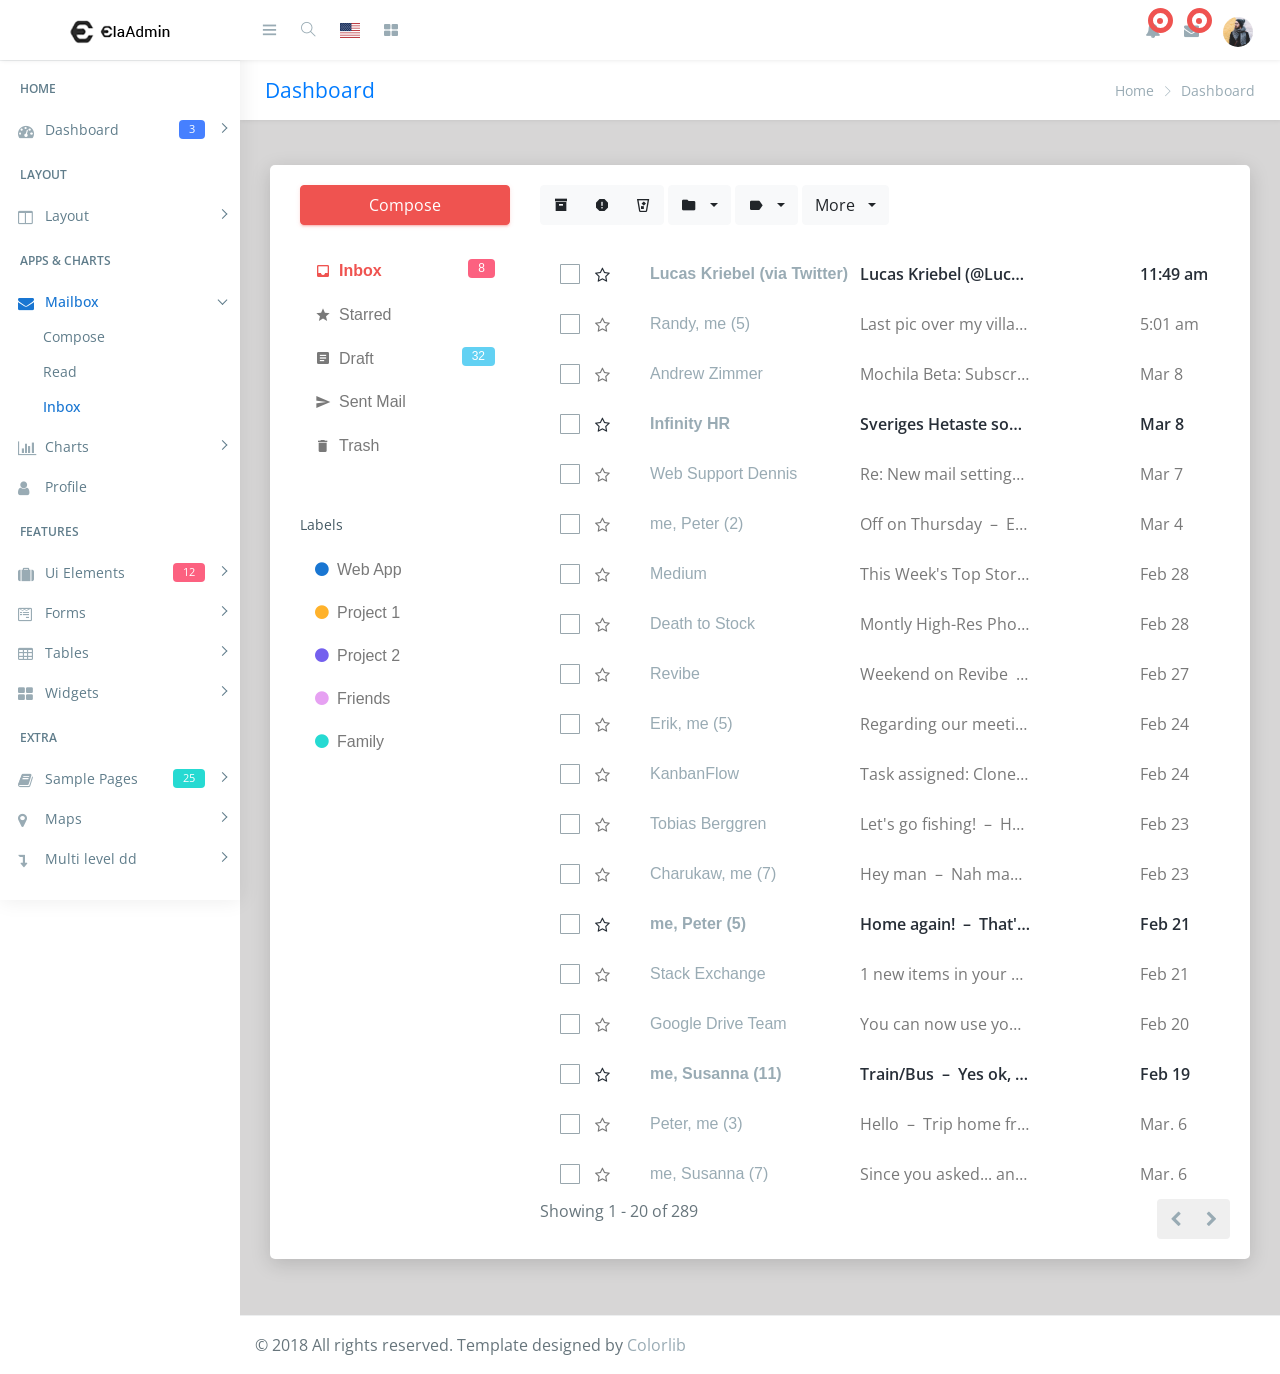
<file: plantillas/ElaAdmin/email-inbox.html>
<!DOCTYPE html>
<html lang="en">

<head>
    <meta charset="utf-8">
    <meta http-equiv="X-UA-Compatible" content="IE=edge">
    <!-- Tell the browser to be responsive to screen width -->
    <meta name="viewport" content="width=device-width, initial-scale=1">
    <meta name="description" content="">
    <meta name="author" content="">
    <!-- Favicon icon -->
    <link rel="icon" type="image/png" sizes="16x16" href="images/favicon.png">
    <title>Ela - Bootstrap Admin Dashboard Template</title>
    <!-- Bootstrap Core CSS -->
    <link href="css/lib/bootstrap/bootstrap.min.css" rel="stylesheet">
    <!-- Custom CSS -->
    <link href="css/helper.css" rel="stylesheet">
    <link href="css/style.css" rel="stylesheet">
    <!-- HTML5 Shim and Respond.js IE8 support of HTML5 elements and media queries -->
    <!-- WARNING: Respond.js doesn't work if you view the page via file:** -->
    <!--[if lt IE 9]>
    <script src="https:**oss.maxcdn.com/libs/html5shiv/3.7.0/html5shiv.js"></script>
    <script src="https:**oss.maxcdn.com/libs/respond.js/1.4.2/respond.min.js"></script>
<![endif]-->
</head>

<body class="fix-header fix-sidebar">
    <!-- Preloader - style you can find in spinners.css -->
    <div class="preloader">
        <svg class="circular" viewBox="25 25 50 50">
			<circle class="path" cx="50" cy="50" r="20" fill="none" stroke-width="2" stroke-miterlimit="10" /> </svg>
    </div>
    <!-- Main wrapper  -->
    <div id="main-wrapper">
        <div class="header">
            <nav class="navbar top-navbar navbar-expand-md navbar-light">
                <!-- Logo -->
                <div class="navbar-header">
                    <a class="navbar-brand" href="index.html">
                        <!-- Logo icon -->
                        <b><img src="images/logo.png" alt="homepage" class="dark-logo" /></b>
                        <!--End Logo icon -->
                        <!-- Logo text -->
                        <span><img src="images/logo-text.png" alt="homepage" class="dark-logo" /></span>
                    </a>
                </div>
                <!-- End Logo -->
                <div class="navbar-collapse">
                    <!-- toggle and nav items -->
                    <ul class="navbar-nav mr-auto mt-md-0">
                        <!-- This is  -->
                        <li class="nav-item"> <a class="nav-link nav-toggler hidden-md-up text-muted  " href="javascript:void(0)"><i class="mdi mdi-menu"></i></a> </li>
                        <li class="nav-item m-l-10"> <a class="nav-link sidebartoggler hidden-sm-down text-muted  " href="javascript:void(0)"><i class="ti-menu"></i></a> </li>
                        <!-- Search -->
                        <li class="nav-item hidden-sm-down search-box"> <a class="nav-link hidden-sm-down text-muted  " href="javascript:void(0)"><i class="ti-search"></i></a>
                            <form class="app-search">
                                <input type="text" class="form-control" placeholder="Search here"> <a class="srh-btn"><i class="ti-close"></i></a> </form>
                        </li>
                        <!-- Language -->
                        <li class="nav-item dropdown">
                            <a class="nav-link dropdown-toggle text-muted  " href="#" data-toggle="dropdown" aria-haspopup="true" aria-expanded="false"> <i class="flag-icon flag-icon-us"></i></a>
                            <div class="dropdown-menu animated zoomIn">
                                <a class="dropdown-item" href="#"><i class="flag-icon flag-icon-ca"></i> Canada</a>
                                <a class="dropdown-item" href="#"><i class="flag-icon flag-icon-fr"></i> French</a>
                                <a class="dropdown-item" href="#"><i class="flag-icon flag-icon-cn"></i> China</a>
                                <a class="dropdown-item" href="#"><i class="flag-icon flag-icon-de"></i> Dutch</a>
                            </div>
                        </li>
                        <!-- Messages -->
                        <li class="nav-item dropdown mega-dropdown"> <a class="nav-link dropdown-toggle text-muted  " href="#" data-toggle="dropdown" aria-haspopup="true" aria-expanded="false"><i class="fa fa-th-large"></i></a>
                            <div class="dropdown-menu animated zoomIn">
                                <ul class="mega-dropdown-menu row">


                                    <li class="col-lg-3  m-b-30">
                                        <h4 class="m-b-20">CONTACT US</h4>
                                        <!-- Contact -->
                                        <form>
                                            <div class="form-group">
                                                <input type="text" class="form-control" id="exampleInputname1" placeholder="Enter Name"> </div>
                                            <div class="form-group">
                                                <input type="email" class="form-control" placeholder="Enter email"> </div>
                                            <div class="form-group">
                                                <textarea class="form-control" id="exampleTextarea" rows="3" placeholder="Message"></textarea>
                                            </div>
                                            <button type="submit" class="btn btn-info">Submit</button>
                                        </form>
                                    </li>
                                    <li class="col-lg-3 col-xlg-3 m-b-30">
                                        <h4 class="m-b-20">List style</h4>
                                        <!-- List style -->
                                        <ul class="list-style-none">
                                            <li><a href="javascript:void(0)"><i class="fa fa-check text-success"></i> This Is Another Link</a></li>
                                            <li><a href="javascript:void(0)"><i class="fa fa-check text-success"></i> This Is Another Link</a></li>
                                            <li><a href="javascript:void(0)"><i class="fa fa-check text-success"></i> This Is Another Link</a></li>
                                            <li><a href="javascript:void(0)"><i class="fa fa-check text-success"></i> This Is Another Link</a></li>
                                            <li><a href="javascript:void(0)"><i class="fa fa-check text-success"></i> This Is Another Link</a></li>
                                        </ul>
                                    </li>
                                    <li class="col-lg-3 col-xlg-3 m-b-30">
                                        <h4 class="m-b-20">List style</h4>
                                        <!-- List style -->
                                        <ul class="list-style-none">
                                            <li><a href="javascript:void(0)"><i class="fa fa-check text-success"></i> This Is Another Link</a></li>
                                            <li><a href="javascript:void(0)"><i class="fa fa-check text-success"></i> This Is Another Link</a></li>
                                            <li><a href="javascript:void(0)"><i class="fa fa-check text-success"></i> This Is Another Link</a></li>
                                            <li><a href="javascript:void(0)"><i class="fa fa-check text-success"></i> This Is Another Link</a></li>
                                            <li><a href="javascript:void(0)"><i class="fa fa-check text-success"></i> This Is Another Link</a></li>
                                        </ul>
                                    </li>
                                    <li class="col-lg-3 col-xlg-3 m-b-30">
                                        <h4 class="m-b-20">List style</h4>
                                        <!-- List style -->
                                        <ul class="list-style-none">
                                            <li><a href="javascript:void(0)"><i class="fa fa-check text-success"></i> This Is Another Link</a></li>
                                            <li><a href="javascript:void(0)"><i class="fa fa-check text-success"></i> This Is Another Link</a></li>
                                            <li><a href="javascript:void(0)"><i class="fa fa-check text-success"></i> This Is Another Link</a></li>
                                            <li><a href="javascript:void(0)"><i class="fa fa-check text-success"></i> This Is Another Link</a></li>
                                            <li><a href="javascript:void(0)"><i class="fa fa-check text-success"></i> This Is Another Link</a></li>
                                        </ul>
                                    </li>
                                </ul>
                            </div>
                        </li>
                        <!-- End Messages -->
                    </ul>
                    <!-- User profile and search -->
                    <ul class="navbar-nav my-lg-0">
                        <!-- Comment -->
                        <li class="nav-item dropdown">
                            <a class="nav-link dropdown-toggle text-muted text-muted  " href="#" data-toggle="dropdown" aria-haspopup="true" aria-expanded="false"> <i class="fa fa-bell"></i>
        								<div class="notify"> <span class="heartbit"></span> <span class="point"></span> </div>
        							</a>
                            <div class="dropdown-menu dropdown-menu-right mailbox animated zoomIn">
                                <ul>
                                    <li>
                                        <div class="drop-title">Notifications</div>
                                    </li>
                                    <li>
                                        <div class="message-center">
                                            <!-- Message -->
                                            <a href="#">
                                                <div class="btn btn-danger btn-circle m-r-10"><i class="fa fa-link"></i></div>
                                                <div class="mail-contnet">
                                                    <h5>This is title</h5> <span class="mail-desc">Just see the my new admin!</span> <span class="time">9:30 AM</span>
                                                </div>
                                            </a>
                                            <!-- Message -->
                                            <a href="#">
                                                <div class="btn btn-success btn-circle m-r-10"><i class="ti-calendar"></i></div>
                                                <div class="mail-contnet">
                                                    <h5>This is another title</h5> <span class="mail-desc">Just a reminder that you have event</span> <span class="time">9:10 AM</span>
                                                </div>
                                            </a>
                                            <!-- Message -->
                                            <a href="#">
                                                <div class="btn btn-info btn-circle m-r-10"><i class="ti-settings"></i></div>
                                                <div class="mail-contnet">
                                                    <h5>This is title</h5> <span class="mail-desc">You can customize this template as you want</span> <span class="time">9:08 AM</span>
                                                </div>
                                            </a>
                                            <!-- Message -->
                                            <a href="#">
                                                <div class="btn btn-primary btn-circle m-r-10"><i class="ti-user"></i></div>
                                                <div class="mail-contnet">
                                                    <h5>This is another title</h5> <span class="mail-desc">Just see the my admin!</span> <span class="time">9:02 AM</span>
                                                </div>
                                            </a>
                                        </div>
                                    </li>
                                    <li>
                                        <a class="nav-link text-center" href="javascript:void(0);"> <strong>Check all notifications</strong> <i class="fa fa-angle-right"></i> </a>
                                    </li>
                                </ul>
                            </div>
                        </li>
                        <!-- End Comment -->
                        <!-- Messages -->
                        <li class="nav-item dropdown">
                            <a class="nav-link dropdown-toggle text-muted  " href="#" id="2" data-toggle="dropdown" aria-haspopup="true" aria-expanded="false"> <i class="fa fa-envelope"></i>
        								<div class="notify"> <span class="heartbit"></span> <span class="point"></span> </div>
        							</a>
                            <div class="dropdown-menu dropdown-menu-right mailbox animated zoomIn" aria-labelledby="2">
                                <ul>
                                    <li>
                                        <div class="drop-title">You have 4 new messages</div>
                                    </li>
                                    <li>
                                        <div class="message-center">
                                            <!-- Message -->
                                            <a href="#">
                                                <div class="user-img"> <img src="images/users/5.jpg" alt="user" class="img-circle"> <span class="profile-status online pull-right"></span> </div>
                                                <div class="mail-contnet">
                                                    <h5>Michael Qin</h5> <span class="mail-desc">Just see the my admin!</span> <span class="time">9:30 AM</span>
                                                </div>
                                            </a>
                                            <!-- Message -->
                                            <a href="#">
                                                <div class="user-img"> <img src="images/users/2.jpg" alt="user" class="img-circle"> <span class="profile-status busy pull-right"></span> </div>
                                                <div class="mail-contnet">
                                                    <h5>John Doe</h5> <span class="mail-desc">I've sung a song! See you at</span> <span class="time">9:10 AM</span>
                                                </div>
                                            </a>
                                            <!-- Message -->
                                            <a href="#">
                                                <div class="user-img"> <img src="images/users/3.jpg" alt="user" class="img-circle"> <span class="profile-status away pull-right"></span> </div>
                                                <div class="mail-contnet">
                                                    <h5>Mr. John</h5> <span class="mail-desc">I am a singer!</span> <span class="time">9:08 AM</span>
                                                </div>
                                            </a>
                                            <!-- Message -->
                                            <a href="#">
                                                <div class="user-img"> <img src="images/users/4.jpg" alt="user" class="img-circle"> <span class="profile-status offline pull-right"></span> </div>
                                                <div class="mail-contnet">
                                                    <h5>Michael Qin</h5> <span class="mail-desc">Just see the my admin!</span> <span class="time">9:02 AM</span>
                                                </div>
                                            </a>
                                        </div>
                                    </li>
                                    <li>
                                        <a class="nav-link text-center" href="javascript:void(0);"> <strong>See all e-Mails</strong> <i class="fa fa-angle-right"></i> </a>
                                    </li>
                                </ul>
                            </div>
                        </li>
                        <!-- End Messages -->
                        <!-- Profile -->
                        <li class="nav-item dropdown">
                            <a class="nav-link dropdown-toggle text-muted  " href="#" data-toggle="dropdown" aria-haspopup="true" aria-expanded="false"><img src="images/users/5.jpg" alt="user" class="profile-pic" /></a>
                            <div class="dropdown-menu dropdown-menu-right animated zoomIn">
                                <ul class="dropdown-user">
                                    <li><a href="#"><i class="ti-user"></i> Profile</a></li>
                                    <li><a href="#"><i class="ti-wallet"></i> Balance</a></li>
                                    <li><a href="#"><i class="ti-email"></i> Inbox</a></li>
                                    <li role="separator" class="divider"></li>
                                    <li><a href="#"><i class="ti-settings"></i> Setting</a></li>
                                    <li role="separator" class="divider"></li>
                                    <li><a href="#"><i class="fa fa-power-off"></i> Logout</a></li>
                                </ul>
                            </div>
                        </li>
                    </ul>
                </div>
            </nav>
        </div>
        <!-- End header header -->
        <!-- Left Sidebar  -->
        <div class="left-sidebar">
            <!-- Sidebar scroll-->
            <div class="scroll-sidebar">
                <!-- Sidebar navigation-->
                <nav class="sidebar-nav">
                    <ul id="sidebarnav">
                        <li class="nav-devider"></li>
                        <li class="nav-label">Home</li>
                        <li> <a class="has-arrow  " href="#" aria-expanded="false"><i class="fa fa-tachometer"></i><span class="hide-menu">Dashboard <span class="label label-rouded label-primary pull-right">3</span></span></a>
                            <ul aria-expanded="false" class="collapse">
                                <li><a href="index.html">Dashboard 1 </a></li>
                                <li><a href="index1.html">Dashboard 2 </a></li>
                                <li><a href="index2.html">Dashboard 3 </a></li>
                            </ul>
                        </li>
                        <li class="nav-label">Layout</li>
                        <li> <a class="has-arrow  " href="#" aria-expanded="false"><i class="fa fa-columns"></i><span class="hide-menu">Layout</span></a>
                            <ul aria-expanded="false" class="collapse">
                                <li><a href="layout-blank.html">Blank</a></li>
                                <li><a href="layout-boxed.html">Boxed</a></li>
                                <li><a href="layout-fix-header.html">Fix Header</a></li>
                                <li><a href="layout-fix-sidebar.html">Fix Sidebar</a></li>
                            </ul>
                        </li>
                        <li class="nav-label">Apps &amp; Charts</li>
                        <li> <a class="has-arrow  " href="#" aria-expanded="false"><i class="fa fa-envelope"></i><span class="hide-menu">Mailbox</span></a>
                            <ul aria-expanded="false" class="collapse">
                                <li><a href="email-compose.html">Compose</a></li>
                                <li><a href="email-read.html">Read</a></li>
                                <li><a href="email-inbox.html">Inbox</a></li>
                            </ul>
                        </li>
                        <li> <a class="has-arrow  " href="#" aria-expanded="false"><i class="fa fa-bar-chart"></i><span class="hide-menu">Charts</span></a>
                            <ul aria-expanded="false" class="collapse">
                                <li><a href="chart-flot.html">Flot</a></li>
                                <li><a href="chart-morris.html">Morris</a></li>
                                <li><a href="chart-chartjs.html">ChartJs</a></li>
                                <li><a href="chart-chartist.html">Chartist </a></li>
                                <li><a href="chart-amchart.html">AmChart</a></li>
                                <li><a href="chart-echart.html">EChart</a></li>
                                <li><a href="chart-sparkline.html">Sparkline</a></li>
                                <li><a href="chart-peity.html">Peity</a></li>
                            </ul>
                        </li>
                        <li> <a href="app-profile.html" aria-expanded="false"><i class="fa fa-user"></i><span class="hide-menu">Profile</span></a></li>
                        <li class="nav-label">Features</li>
                        <li> <a class="has-arrow  " href="#" aria-expanded="false"><i class="fa fa-suitcase"></i><span class="hide-menu">Ui Elements <span class="label label-rouded label-danger pull-right">12</span></span></a>
                            <ul aria-expanded="false" class="collapse">
                                <li><a href="ui-alert.html">Alert</a></li>
                                <li><a href="ui-button.html">Button</a></li>
                                <li><a href="ui-dropdown.html">Dropdown</a></li>
                                <li><a href="ui-progressbar.html">Progressbar</a></li>
                                <li><a href="ui-tab.html">Tab</a></li>
                                <li><a href="ui-typography.html">Typography</a></li>
                                <li><a href="uc-calender.html">Calender</a></li>
                                <li><a href="uc-datamap.html">Datamap</a></li>
                                <li><a href="uc-nestedable.html">Nestedable</a></li>
                                <li><a href="uc-sweetalert.html">Sweetalert</a></li>
                                <li><a href="uc-toastr.html">Toastr</a></li>
                                <li><a href="uc-weather.html">Weather</a></li>
                            </ul>
                        </li>
                        <li> <a class="has-arrow  " href="#" aria-expanded="false"><i class="fa fa-wpforms"></i><span class="hide-menu">Forms</span></a>
                            <ul aria-expanded="false" class="collapse">
                                <li><a href="form-basic.html">Basic Forms</a></li>
                                <li><a href="form-layout.html">Form Layout</a></li>
                                <li><a href="form-validation.html">Form Validation</a></li>
                                <li><a href="form-editor.html">Editor</a></li>
                                <li><a href="form-dropzone.html">Dropzone</a></li>
                            </ul>
                        </li>
                        <li> <a class="has-arrow  " href="#" aria-expanded="false"><i class="fa fa-table"></i><span class="hide-menu">Tables</span></a>
                            <ul aria-expanded="false" class="collapse">
                                <li><a href="table-bootstrap.html">Basic Tables</a></li>
                                <li><a href="table-datatable.html">Data Tables</a></li>
                            </ul>
                        </li>
                        <li> <a class="has-arrow  " href="#" aria-expanded="false"><i class="fa fa-th-large"></i><span class="hide-menu">Widgets</span></a>
                            <ul aria-expanded="false" class="collapse">
                                <li><a href="widget.html">Widgets</a></li>
                            </ul>
                        </li>
                        <li class="nav-label">EXTRA</li>
                        <li> <a class="has-arrow  " href="#" aria-expanded="false"><i class="fa fa-book"></i><span class="hide-menu">Sample Pages <span class="label label-rouded label-success pull-right">25</span></span></a>
                            <ul aria-expanded="false" class="collapse">

                                <li><a href="#" class="has-arrow">Authentication <span class="label label-rounded label-success">6</span></a>
                                    <ul aria-expanded="false" class="collapse">
                                        <li><a href="page-login.html">Login</a></li>
                                        <li><a href="page-register.html">Register</a></li>
                                        <li><a href="page-invoice.html">Invoice</a></li>
                                    </ul>
                                </li>
                                <li><a href="#" class="has-arrow">Error Pages</a>
                                    <ul aria-expanded="false" class="collapse">
                                        <li><a href="page-error-400.html">400</a></li>
                                        <li><a href="page-error-403.html">403</a></li>
                                        <li><a href="page-error-404.html">404</a></li>
                                        <li><a href="page-error-500.html">500</a></li>
                                        <li><a href="page-error-503.html">503</a></li>
                                    </ul>
                                </li>
                            </ul>
                        </li>
                        <li> <a class="has-arrow  " href="#" aria-expanded="false"><i class="fa fa-map-marker"></i><span class="hide-menu">Maps</span></a>
                            <ul aria-expanded="false" class="collapse">
                                <li><a href="map-google.html">Google Maps</a></li>
                                <li><a href="map-vector.html">Vector Map</a></li>
                            </ul>
                        </li>
                        <li> <a class="has-arrow  " href="#" aria-expanded="false"><i class="fa fa-level-down"></i><span class="hide-menu">Multi level dd</span></a>
                            <ul aria-expanded="false" class="collapse">
                                <li><a href="#">item 1.1</a></li>
                                <li><a href="#">item 1.2</a></li>
                                <li> <a class="has-arrow" href="#" aria-expanded="false">Menu 1.3</a>
                                    <ul aria-expanded="false" class="collapse">
                                        <li><a href="#">item 1.3.1</a></li>
                                        <li><a href="#">item 1.3.2</a></li>
                                        <li><a href="#">item 1.3.3</a></li>
                                        <li><a href="#">item 1.3.4</a></li>
                                    </ul>
                                </li>
                                <li><a href="#">item 1.4</a></li>
                            </ul>
                        </li>
                    </ul>
                </nav>
                <!-- End Sidebar navigation -->
            </div>
            <!-- End Sidebar scroll-->
        </div>
        <!-- End Left Sidebar  -->
        <!-- Page wrapper  -->
        <div class="page-wrapper">
            <!-- Bread crumb -->
            <div class="row page-titles">
                <div class="col-md-5 align-self-center">
                    <h3 class="text-primary">Dashboard</h3> </div>
                <div class="col-md-7 align-self-center">
                    <ol class="breadcrumb">
                        <li class="breadcrumb-item"><a href="javascript:void(0)">Home</a></li>
                        <li class="breadcrumb-item active">Dashboard</li>
                    </ol>
                </div>
            </div>
            <!-- End Bread crumb -->
            <!-- Container fluid  -->
            <div class="container-fluid">
                <!-- Start Page Content -->
                <div class="row">
                    <div class="col-12">
                        <div class="card">
                            <div class="card-body">
                                <div class="card-content">
                                    <!-- Left sidebar -->
                                    <div class="inbox-leftbar">
                                        <a class="btn btn-danger btn-block waves-effect waves-light" href="email-compose.html">Compose</a>

                                        <div class="mail-list mt-4">
                                            <a class="list-group-item border-0 text-danger" href="#"><i class="mdi mdi-inbox font-18 align-middle mr-2"></i><b>Inbox</b><span class="label label-danger float-right ml-2">8</span></a>
                                            <a class="list-group-item border-0" href="#"><i class="mdi mdi-star font-18 align-middle mr-2"></i>Starred</a>
                                            <a class="list-group-item border-0" href="#"><i class="mdi mdi-file-document-box font-18 align-middle mr-2"></i>Draft<span class="label label-info float-right ml-2">32</span></a>
                                            <a class="list-group-item border-0" href="#"><i class="mdi mdi-send font-18 align-middle mr-2"></i>Sent Mail</a>
                                            <a class="list-group-item border-0" href="#"><i class="mdi mdi-delete font-18 align-middle mr-2"></i>Trash</a>
                                        </div>

                                        <h6 class="mt-5 m-b-15">Labels</h6>

                                        <div class="list-group b-0 mail-list">
                                            <a class="list-group-item border-0" href="#"><span class="fa fa-circle text-info mr-2"></span>Web App</a>
                                            <a class="list-group-item border-0" href="#"><span class="fa fa-circle text-warning mr-2"></span>Project 1</a>
                                            <a class="list-group-item border-0" href="#"><span class="fa fa-circle text-purple mr-2"></span>Project 2</a>
                                            <a class="list-group-item border-0" href="#"><span class="fa fa-circle text-pink mr-2"></span>Friends</a>
                                            <a class="list-group-item border-0" href="#"><span class="fa fa-circle text-success mr-2"></span>Family</a>
                                        </div>

                                    </div>
                                    <!-- End Left sidebar -->

                                    <div class="inbox-rightbar">

                                        <div role="toolbar" class="">
                                            <div class="btn-group">
                                                <button class="btn btn-light waves-effect" type="button"><i class="mdi mdi-archive font-18 vertical-middle"></i></button>
                                                <button class="btn btn-light waves-effect" type="button"><i class="mdi mdi-alert-octagon font-18 vertical-middle"></i></button>
                                                <button class="btn btn-light waves-effect" type="button"><i class="mdi mdi-delete-variant font-18 vertical-middle"></i></button>
                                            </div>
                                            <div class="btn-group">
                                                <button aria-expanded="false" data-toggle="dropdown" class="btn btn-light dropdown-toggle waves-effect" type="button">
                                                                                    <i class="mdi mdi-folder font-18 vertical-middle"></i>
                                                                                    <b class="caret m-l-5"></b>
                                                                                </button>
                                                <div class="dropdown-menu">
                                                    <span class="dropdown-header">Move to</span>
                                                    <a href="javascript: void(0);" class="dropdown-item">Social</a>
                                                    <a href="javascript: void(0);" class="dropdown-item">Promotions</a>
                                                    <a href="javascript: void(0);" class="dropdown-item">Updates</a>
                                                    <a href="javascript: void(0);" class="dropdown-item">Forums</a>
                                                </div>
                                            </div>
                                            <div class="btn-group">
                                                <button aria-expanded="false" data-toggle="dropdown" class="btn btn-light dropdown-toggle waves-effect" type="button">
                                                                                    <i class="mdi mdi-label font-18 vertical-middle"></i>
                                                                                    <b class="caret m-l-5"></b>
                                                                                </button>
                                                <div class="dropdown-menu">
                                                    <span class="dropdown-header">Label as:</span>
                                                    <a href="javascript: void(0);" class="dropdown-item">Updates</a>
                                                    <a href="javascript: void(0);" class="dropdown-item">Social</a>
                                                    <a href="javascript: void(0);" class="dropdown-item">Promotions</a>
                                                    <a href="javascript: void(0);" class="dropdown-item">Forums</a>
                                                </div>
                                            </div>

                                            <div class="btn-group">
                                                <button aria-expanded="false" data-toggle="dropdown" class="btn btn-light dropdown-toggle waves-effect" type="button">
                                                                                    More
                                                                                    <span class="caret m-l-5"></span>
                                                                                </button>
                                                <div class="dropdown-menu">
                                                    <span class="dropdown-header">More Option :</span>
                                                    <a href="javascript: void(0);" class="dropdown-item">Mark as Unread</a>
                                                    <a href="javascript: void(0);" class="dropdown-item">Add to Tasks</a>
                                                    <a href="javascript: void(0);" class="dropdown-item">Add Star</a>
                                                    <a href="javascript: void(0);" class="dropdown-item">Mute</a>
                                                </div>
                                            </div>
                                        </div>

                                        <div class="">
                                            <div class="mt-4">
                                                <div class="">
                                                    <ul class="message-list">
                                                        <li class="unread">
                                                            <a href="email-read.html">
                                                                <div class="col-mail col-mail-1">
                                                                    <div class="checkbox-wrapper-mail">
                                                                        <input type="checkbox" id="chk1">
                                                                        <label class="toggle" for="chk1"></label>
                                                                    </div>
                                                                    <p class="title">Lucas Kriebel (via Twitter)</p><span class="star-toggle fa fa-star-o"></span>
                                                                </div>
                                                                <div class="col-mail col-mail-2">
                                                                    <div class="subject">Lucas Kriebel (@LucasKriebel) has sent you a direct message on Twitter! &nbsp;&ndash;&nbsp;
                                                                        <span class="teaser">@LucasKriebel - Very cool :) Nicklas, You have a new direct message.</span>
                                                                    </div>
                                                                    <div class="date">11:49 am</div>
                                                                </div>
                                                            </a>
                                                        </li>

                                                        <li>
                                                            <a href="email-read.html">
                                                                <div class="col-mail col-mail-1">
                                                                    <div class="checkbox-wrapper-mail">
                                                                        <input type="checkbox" id="chk3">
                                                                        <label class="toggle" for="chk3"></label>
                                                                    </div>
                                                                    <p class="title">Randy, me (5)</p><span class="star-toggle fa fa-star-o"></span>
                                                                </div>
                                                                <div class="col-mail col-mail-2">
                                                                    <div class="subject">Last pic over my village &nbsp;&ndash;&nbsp;
                                                                        <span class="teaser">Yeah i'd like that! Do you remember the video you showed me of your train ride between Colombo and Kandy? The one with the mountain view? I would love to see that one again!</span>
                                                                    </div>
                                                                    <div class="date">5:01 am</div>
                                                                </div>
                                                            </a>
                                                        </li>
                                                        <li>
                                                            <a href="email-read.html">
                                                                <div class="col-mail col-mail-1">
                                                                    <div class="checkbox-wrapper-mail">
                                                                        <input type="checkbox" id="chk4">
                                                                        <label class="toggle" for="chk4"></label>
                                                                    </div>
                                                                    <p class="title">Andrew Zimmer</p><span class="star-toggle fa fa-star-o"></span>
                                                                </div>
                                                                <div class="col-mail col-mail-2">
                                                                    <div class="subject">Mochila Beta: Subscription Confirmed &nbsp;&ndash;&nbsp; <span class="teaser">You've been confirmed! Welcome to the ruling class of the inbox. For your records, here is a copy of the information you submitted to us...</span>
                                                                    </div>
                                                                    <div class="date">Mar 8</div>
                                                                </div>
                                                            </a>
                                                        </li>
                                                        <li class="unread">
                                                            <a href="email-read.html">
                                                                <div class="col-mail col-mail-1">
                                                                    <div class="checkbox-wrapper-mail">
                                                                        <input type="checkbox" id="chk5">
                                                                        <label class="toggle" for="chk5"></label>
                                                                    </div>
                                                                    <p class="title">Infinity HR</p><span class="star-toggle fa fa-star-o"></span>
                                                                </div>
                                                                <div class="col-mail col-mail-2">
                                                                    <div class="subject">Sveriges Hetaste sommarjobb &nbsp;&ndash;&nbsp;
                                                                        <span class="teaser">Hej Nicklas Sandell! Vi vill bjuda in dig till "First tour 2014", ett rekryteringsevent som erbjuder jobb på 16 semesterorter iSverige.</span>
                                                                    </div>
                                                                    <div class="date">Mar 8</div>
                                                                </div>
                                                            </a>
                                                        </li>
                                                        <li>
                                                            <a href="email-read.html">
                                                                <div class="col-mail col-mail-1">
                                                                    <div class="checkbox-wrapper-mail">
                                                                        <input type="checkbox" id="chk6">
                                                                        <label class="toggle" for="chk6"></label>
                                                                    </div>
                                                                    <p class="title">Web Support Dennis</p><span class="star-toggle fa fa-star-o"></span>
                                                                </div>
                                                                <div class="col-mail col-mail-2">
                                                                    <div class="subject">Re: New mail settings &nbsp;&ndash;&nbsp;
                                                                        <span class="teaser">Will you answer him asap?</span>
                                                                    </div>
                                                                    <div class="date">Mar 7</div>
                                                                </div>
                                                            </a>
                                                        </li>
                                                        <li>
                                                            <a href="email-read.html">
                                                                <div class="col-mail col-mail-1">
                                                                    <div class="checkbox-wrapper-mail">
                                                                        <input type="checkbox" id="chk7">
                                                                        <label class="toggle" for="chk7"></label>
                                                                    </div>
                                                                    <p class="title">me, Peter (2)</p><span class="star-toggle fa fa-star-o"></span>
                                                                </div>
                                                                <div class="col-mail col-mail-2">
                                                                    <div class="subject">Off on Thursday &nbsp;&ndash;&nbsp;
                                                                        <span class="teaser">Eff that place, you might as well stay here with us instead! Sent from my iPhone 4 &gt; 4 mar 2014 at 5:55 pm</span>
                                                                    </div>
                                                                    <div class="date">Mar 4</div>
                                                                </div>
                                                            </a>
                                                        </li>
                                                        <li>
                                                            <a href="email-read.html">
                                                                <div class="col-mail col-mail-1">
                                                                    <div class="checkbox-wrapper-mail">
                                                                        <input type="checkbox" id="chk8">
                                                                        <label class="toggle" for="chk8"></label>
                                                                    </div>
                                                                    <p class="title">Medium</p><span class="star-toggle fa fa-star-o"></span>
                                                                </div>
                                                                <div class="col-mail col-mail-2">
                                                                    <div class="subject">This Week's Top Stories &nbsp;&ndash;&nbsp;
                                                                        <span class="teaser">Our top pick for you on Medium this week The Man Who Destroyed America’s Ego</span>
                                                                    </div>
                                                                    <div class="date">Feb 28</div>
                                                                </div>
                                                            </a>
                                                        </li>
                                                        <li>
                                                            <a href="email-read.html">
                                                                <div class="col-mail col-mail-1">
                                                                    <div class="checkbox-wrapper-mail">
                                                                        <input type="checkbox" id="chk9">
                                                                        <label class="toggle" for="chk9"></label>
                                                                    </div>
                                                                    <p class="title">Death to Stock</p><span class="star-toggle fa fa-star-o"></span>
                                                                </div>
                                                                <div class="col-mail col-mail-2">
                                                                    <div class="subject">Montly High-Res Photos &nbsp;&ndash;&nbsp;
                                                                        <span class="teaser">To create this month's pack, we hosted a party with local musician Jared Mahone here in Columbus, Ohio.</span>
                                                                    </div>
                                                                    <div class="date">Feb 28</div>
                                                                </div>
                                                            </a>
                                                        </li>
                                                        <li>
                                                            <a href="email-read.html">
                                                                <div class="col-mail col-mail-1">
                                                                    <div class="checkbox-wrapper-mail">
                                                                        <input type="checkbox" id="chk10">
                                                                        <label class="toggle" for="chk10"></label>
                                                                    </div>
                                                                    <p class="title">Revibe</p><span class="star-toggle fa fa-star-o"></span>
                                                                </div>
                                                                <div class="col-mail col-mail-2">
                                                                    <div class="subject">Weekend on Revibe &nbsp;&ndash;&nbsp;
                                                                        <span class="teaser">Today's Friday and we thought maybe you want some music inspiration for the weekend. Here are some trending tracks and playlists we think you should give a listen!</span>
                                                                    </div>
                                                                    <div class="date">Feb 27</div>
                                                                </div>
                                                            </a>
                                                        </li>
                                                        <li>
                                                            <a href="email-read.html">
                                                                <div class="col-mail col-mail-1">
                                                                    <div class="checkbox-wrapper-mail">
                                                                        <input type="checkbox" id="chk11">
                                                                        <label class="toggle" for="chk11"></label>
                                                                    </div>
                                                                    <p class="title">Erik, me (5)</p><span class="star-toggle fa fa-star-o"></span>
                                                                </div>
                                                                <div class="col-mail col-mail-2">
                                                                    <div class="subject">Regarding our meeting &nbsp;&ndash;&nbsp;
                                                                        <span class="teaser">That's great, see you on Thursday!</span>
                                                                    </div>
                                                                    <div class="date">Feb 24</div>
                                                                </div>
                                                            </a>
                                                        </li>
                                                        <li>
                                                            <a href="email-read.html">
                                                                <div class="col-mail col-mail-1">
                                                                    <div class="checkbox-wrapper-mail">
                                                                        <input type="checkbox" id="chk12">
                                                                        <label class="toggle" for="chk12"></label>
                                                                    </div>
                                                                    <p class="title">KanbanFlow</p><span class="star-toggle fa fa-star-o"></span>
                                                                </div>
                                                                <div class="col-mail col-mail-2">
                                                                    <div class="subject">Task assigned: Clone ARP's website &nbsp;&ndash;&nbsp; <span class="teaser">You have been assigned a task by Alex@Work on the board Web.</span>
                                                                    </div>
                                                                    <div class="date">Feb 24</div>
                                                                </div>
                                                            </a>
                                                        </li>
                                                        <li>
                                                            <a href="email-read.html">
                                                                <div class="col-mail col-mail-1">
                                                                    <div class="checkbox-wrapper-mail">
                                                                        <input type="checkbox" id="chk13">
                                                                        <label class="toggle" for="chk13"></label>
                                                                    </div>
                                                                    <p class="title">Tobias Berggren</p><span class="star-toggle fa fa-star-o"></span>
                                                                </div>
                                                                <div class="col-mail col-mail-2">
                                                                    <div class="subject">Let's go fishing! &nbsp;&ndash;&nbsp;
                                                                        <span class="teaser">Hey, You wanna join me and Fred at the lake tomorrow? It'll be awesome.</span>
                                                                    </div>
                                                                    <div class="date">Feb 23</div>
                                                                </div>
                                                            </a>
                                                        </li>
                                                        <li>
                                                            <a href="email-read.html">
                                                                <div class="col-mail col-mail-1">
                                                                    <div class="checkbox-wrapper-mail">
                                                                        <input type="checkbox" id="chk14">
                                                                        <label class="toggle" for="chk14"></label>
                                                                    </div>
                                                                    <p class="title">Charukaw, me (7)</p><span class="star-toggle fa fa-star-o"></span>
                                                                </div>
                                                                <div class="col-mail col-mail-2">
                                                                    <div class="subject">Hey man &nbsp;&ndash;&nbsp; <span class="teaser">Nah man sorry i don't. Should i get it?</span>
                                                                    </div>
                                                                    <div class="date">Feb 23</div>
                                                                </div>
                                                            </a>
                                                        </li>
                                                        <li class="unread">
                                                            <a href="email-read.html">
                                                                <div class="col-mail col-mail-1">
                                                                    <div class="checkbox-wrapper-mail">
                                                                        <input type="checkbox" id="chk15">
                                                                        <label class="toggle" for="chk15"></label>
                                                                    </div>
                                                                    <p class="title">me, Peter (5)</p><span class="star-toggle fa fa-star-o"></span>
                                                                </div>
                                                                <div class="col-mail col-mail-2">
                                                                    <div class="subject">Home again! &nbsp;&ndash;&nbsp; <span class="teaser">That's just perfect! See you tomorrow.</span>
                                                                    </div>
                                                                    <div class="date">Feb 21</div>
                                                                </div>
                                                            </a>
                                                        </li>
                                                        <li>
                                                            <a href="email-read.html">
                                                                <div class="col-mail col-mail-1">
                                                                    <div class="checkbox-wrapper-mail">
                                                                        <input type="checkbox" id="chk16">
                                                                        <label class="toggle" for="chk16"></label>
                                                                    </div>
                                                                    <p class="title">Stack Exchange</p><span class="star-toggle fa fa-star-o"></span>
                                                                </div>
                                                                <div class="col-mail col-mail-2">
                                                                    <div class="subject">1 new items in your Stackexchange inbox &nbsp;&ndash;&nbsp; <span class="teaser">The following items were added to your Stack Exchange global inbox since you last checked it.</span>
                                                                    </div>
                                                                    <div class="date">Feb 21</div>
                                                                </div>
                                                            </a>
                                                        </li>
                                                        <li>
                                                            <a href="email-read.html">
                                                                <div class="col-mail col-mail-1">
                                                                    <div class="checkbox-wrapper-mail">
                                                                        <input type="checkbox" id="chk17">
                                                                        <label class="toggle" for="chk17"></label>
                                                                    </div>
                                                                    <p class="title">Google Drive Team</p><span class="star-toggle fa fa-star-o"></span>
                                                                </div>
                                                                <div class="col-mail col-mail-2">
                                                                    <div class="subject">You can now use your storage in Google Drive &nbsp;&ndash;&nbsp; <span class="teaser">Hey Nicklas Sandell! Thank you for purchasing extra storage space in Google Drive.</span>
                                                                    </div>
                                                                    <div class="date">Feb 20</div>
                                                                </div>
                                                            </a>
                                                        </li>
                                                        <li class="unread">
                                                            <a href="email-read.html">
                                                                <div class="col-mail col-mail-1">
                                                                    <div class="checkbox-wrapper-mail">
                                                                        <input type="checkbox" id="chk18">
                                                                        <label class="toggle" for="chk18"></label>
                                                                    </div>
                                                                    <p class="title">me, Susanna (11)</p><span class="star-toggle fa fa-star-o"></span>
                                                                </div>
                                                                <div class="col-mail col-mail-2">
                                                                    <div class="subject">Train/Bus &nbsp;&ndash;&nbsp; <span class="teaser">Yes ok, great! I'm not stuck in Stockholm anymore, we're making progress.</span>
                                                                    </div>
                                                                    <div class="date">Feb 19</div>
                                                                </div>
                                                            </a>
                                                        </li>
                                                        <li>
                                                            <a href="email-read.html">
                                                                <div class="col-mail col-mail-1">
                                                                    <div class="checkbox-wrapper-mail">
                                                                        <input type="checkbox" id="chk19">
                                                                        <label class="toggle" for="chk19"></label>
                                                                    </div>
                                                                    <p class="title">Peter, me (3)</p><span class="star-toggle fa fa-star-o"></span>
                                                                </div>
                                                                <div class="col-mail col-mail-2">
                                                                    <div class="subject">Hello &nbsp;&ndash;&nbsp; <span class="teaser">Trip home from Colombo has been arranged, then Jenna will come get me from Stockholm. :)</span>
                                                                    </div>
                                                                    <div class="date">Mar. 6</div>
                                                                </div>
                                                            </a>
                                                        </li>
                                                        <li>
                                                            <a href="email-read.html">
                                                                <div class="col-mail col-mail-1">
                                                                    <div class="checkbox-wrapper-mail">
                                                                        <input type="checkbox" id="chk20">
                                                                        <label class="toggle" for="chk20"></label>
                                                                    </div>
                                                                    <p class="title">me, Susanna (7)</p><span class="star-toggle fa fa-star-o"></span>
                                                                </div>
                                                                <div class="col-mail col-mail-2">
                                                                    <div class="subject">Since you asked... and i'm inconceivably bored at the train station &nbsp;&ndash;&nbsp;
                                                                        <span class="teaser">Alright thanks. I'll have to re-book that somehow, i'll get back to you.</span>
                                                                    </div>
                                                                    <div class="date">Mar. 6</div>
                                                                </div>
                                                            </a>
                                                        </li>
                                                    </ul>
                                                </div>

                                            </div>
                                            <!-- panel body -->
                                        </div>
                                        <!-- panel -->

                                        <div class="row">
                                            <div class="col-7">
                                                Showing 1 - 20 of 289
                                            </div>
                                            <div class="col-5">
                                                <div class="btn-group float-right">
                                                    <button class="btn btn-gradient waves-effect" type="button"><i class="fa fa-chevron-left"></i></button>
                                                    <button class="btn btn-gradient waves-effect" type="button"><i class="fa fa-chevron-right"></i></button>
                                                </div>
                                            </div>
                                        </div>
                                    </div>

                                    <div class="clearfix"></div>

                                </div>
                            </div>
                        </div>
                    </div>
                </div>
                <!-- End PAge Content -->
            </div>
            <!-- End Container fluid  -->
            <!-- footer -->
            <footer class="footer"> © 2018 All rights reserved. Template designed by <a href="https://colorlib.com">Colorlib</a></footer>
            <!-- End footer -->
        </div>
        <!-- End Page wrapper  -->
    </div>
    <!-- End Wrapper -->
    <!-- All Jquery -->
    <script src="js/lib/jquery/jquery.min.js"></script>
    <!-- Bootstrap tether Core JavaScript -->
    <script src="js/lib/bootstrap/js/popper.min.js"></script>
    <script src="js/lib/bootstrap/js/bootstrap.min.js"></script>
    <!-- slimscrollbar scrollbar JavaScript -->
    <script src="js/jquery.slimscroll.js"></script>
    <!--Menu sidebar -->
    <script src="js/sidebarmenu.js"></script>
    <!--stickey kit -->
    <script src="js/lib/sticky-kit-master/dist/sticky-kit.min.js"></script>
    <!--Custom JavaScript -->
    <script src="js/scripts.js"></script>

</body>

</html>
</file>
<file: plantillas/ElaAdmin/css/helper.css>
/*  font  */

/*  font size */

.f-s-1 {font-size: 1px!important;}
.f-s-2 {font-size: 2px!important;}
.f-s-3 {font-size: 3px!important;}
.f-s-4 {font-size: 4px!important;}
.f-s-5 {font-size: 5px!important;}
.f-s-6 {font-size: 6px!important;}
.f-s-7 {font-size: 7px!important;}
.f-s-8 {font-size: 8px!important;}
.f-s-9 {font-size: 9px!important;}
.f-s-10 {font-size: 10px!important;}
.f-s-11 {font-size: 11px!important;}
.f-s-12 {font-size: 12px!important;}
.f-s-13 {font-size: 13px!important;}
.f-s-14 {font-size: 14px!important;}
.f-s-15 {font-size: 15px!important;}
.f-s-16 {font-size: 16px!important;}
.f-s-17 {font-size: 17px!important;}
.f-s-18 {font-size: 18px!important;}
.f-s-19 {font-size: 19px!important;}
.f-s-20 {font-size: 20px!important;}
.f-s-21 {font-size: 21px!important;}
.f-s-22 {font-size: 22px!important;}
.f-s-23 {font-size: 23px!important;}
.f-s-24 {font-size: 24px!important;}
.f-s-25 {font-size: 25px!important;}
.f-s-26 {font-size: 26px!important;}
.f-s-27 {font-size: 27px!important;}
.f-s-28 {font-size: 28px!important;}
.f-s-29 {font-size: 29px!important;}
.f-s-30 {font-size: 30px!important;}
.f-s-31 {font-size: 31px!important;}
.f-s-32 {font-size: 32px!important;}
.f-s-33 {font-size: 33px!important;}
.f-s-34 {font-size: 34px!important;}
.f-s-35 {font-size: 35px!important;}
.f-s-36 {font-size: 36px!important;}
.f-s-37 {font-size: 37px!important;}
.f-s-38 {font-size: 38px!important;}
.f-s-39 {font-size: 39px!important;}
.f-s-40 {font-size: 40px!important;}
.f-s-41 {font-size: 41px!important;}
.f-s-42 {font-size: 42px!important;}
.f-s-43 {font-size: 43px!important;}
.f-s-44 {font-size: 44px!important;}
.f-s-45 {font-size: 45px!important;}
.f-s-46 {font-size: 46px!important;}
.f-s-47 {font-size: 47px!important;}
.f-s-48 {font-size: 48px!important;}
.f-s-49 {font-size: 49px!important;}
.f-s-50 {font-size: 50px!important;}
.f-s-51 {font-size: 51px!important;}
.f-s-52 {font-size: 52px!important;}
.f-s-53 {font-size: 53px!important;}
.f-s-54 {font-size: 54px!important;}
.f-s-55 {font-size: 55px!important;}
.f-s-56 {font-size: 56px!important;}
.f-s-57 {font-size: 57px!important;}
.f-s-58 {font-size: 58px!important;}
.f-s-59 {font-size: 59px!important;}
.f-s-60 {font-size: 60px!important;}
.f-s-61 {font-size: 61px!important;}
.f-s-62 {font-size: 62px!important;}
.f-s-63 {font-size: 63px!important;}
.f-s-64 {font-size: 64px!important;}
.f-s-65 {font-size: 65px!important;}
.f-s-66 {font-size: 66px!important;}
.f-s-67 {font-size: 67px!important;}
.f-s-68 {font-size: 68px!important;}
.f-s-69 {font-size: 69px!important;}
.f-s-70 {font-size: 70px!important;}
.f-s-71 {font-size: 71px!important;}
.f-s-72 {font-size: 72px!important;}
.f-s-73 {font-size: 73px!important;}
.f-s-74 {font-size: 74px!important;}
.f-s-75 {font-size: 75px!important;}
.f-s-76 {font-size: 76px!important;}
.f-s-77 {font-size: 77px!important;}
.f-s-78 {font-size: 78px!important;}
.f-s-79 {font-size: 79px!important;}
.f-s-80 {font-size: 80px!important;}
.f-s-81 {font-size: 81px!important;}
.f-s-82 {font-size: 82px!important;}
.f-s-83 {font-size: 83px!important;}
.f-s-84 {font-size: 84px!important;}
.f-s-85 {font-size: 85px!important;}
.f-s-86 {font-size: 86px!important;}
.f-s-87 {font-size: 87px!important;}
.f-s-88 {font-size: 88px!important;}
.f-s-89 {font-size: 89px!important;}
.f-s-90 {font-size: 90px!important;}
.f-s-91 {font-size: 91px!important;}
.f-s-92 {font-size: 92px!important;}
.f-s-93 {font-size: 93px!important;}
.f-s-94 {font-size: 94px!important;}
.f-s-95 {font-size: 95px!important;}
.f-s-96 {font-size: 96px!important;}
.f-s-97 {font-size: 97px!important;}
.f-s-98 {font-size: 98px!important;}
.f-s-99 {font-size: 99px!important;}
.f-s-100 {font-size: 100px!important;}

/*   font weight */

.f-w-100 {font-weight: 100}
.f-w-200 {font-weight: 200}
.f-w-300 {font-weight: 300}
.f-w-400 {font-weight: 400}
.f-w-500 {font-weight: 500}
.f-w-600 {font-weight: 600}
.f-w-700 {font-weight: 700}
.f-w-800 {font-weight: 800}
.f-w-900 {font-weight: 900}


/*   margin  */

.m-0 {margin: 0px!important;}

/*   margin top  */

.m-t-0 {margin-top: 0px!important;}
.m-t-1 {margin-top: 1px!important;}
.m-t-2 {margin-top: 2px!important;}
.m-t-3 {margin-top: 3px!important;}
.m-t-4 {margin-top: 4px!important;}
.m-t-5 {margin-top: 5px!important;}
.m-t-6 {margin-top: 6px!important;}
.m-t-7 {margin-top: 7px!important;}
.m-t-8 {margin-top: 8px!important;}
.m-t-9 {margin-top: 9px!important;}
.m-t-10 {margin-top: 10px!important;}
.m-t-11 {margin-top: 11px!important;}
.m-t-12 {margin-top: 12px!important;}
.m-t-13 {margin-top: 13px!important;}
.m-t-14 {margin-top: 14px!important;}
.m-t-15 {margin-top: 15px!important;}
.m-t-16 {margin-top: 16px!important;}
.m-t-17 {margin-top: 17px!important;}
.m-t-18 {margin-top: 18px!important;}
.m-t-19 {margin-top: 19px!important;}
.m-t-20 {margin-top: 20px!important;}
.m-t-21 {margin-top: 21px!important;}
.m-t-22 {margin-top: 22px!important;}
.m-t-23 {margin-top: 23px!important;}
.m-t-24 {margin-top: 24px!important;}
.m-t-25 {margin-top: 25px!important;}
.m-t-26 {margin-top: 26px!important;}
.m-t-27 {margin-top: 27px!important;}
.m-t-28 {margin-top: 28px!important;}
.m-t-29 {margin-top: 29px!important;}
.m-t-30 {margin-top: 30px!important;}
.m-t-31 {margin-top: 31px!important;}
.m-t-32 {margin-top: 32px!important;}
.m-t-33 {margin-top: 33px!important;}
.m-t-34 {margin-top: 34px!important;}
.m-t-35 {margin-top: 35px!important;}
.m-t-36 {margin-top: 36px!important;}
.m-t-37 {margin-top: 37px!important;}
.m-t-38 {margin-top: 38px!important;}
.m-t-39 {margin-top: 39px!important;}
.m-t-40 {margin-top: 40px!important;}
.m-t-41 {margin-top: 41px!important;}
.m-t-42 {margin-top: 42px!important;}
.m-t-43 {margin-top: 43px!important;}
.m-t-44 {margin-top: 44px!important;}
.m-t-45 {margin-top: 45px!important;}
.m-t-46 {margin-top: 46px!important;}
.m-t-47 {margin-top: 47px!important;}
.m-t-48 {margin-top: 48px!important;}
.m-t-49 {margin-top: 49px!important;}
.m-t-50 {margin-top: 50px!important;}
.m-t-51 {margin-top: 51px!important;}
.m-t-52 {margin-top: 52px!important;}
.m-t-53 {margin-top: 53px!important;}
.m-t-54 {margin-top: 54px!important;}
.m-t-55 {margin-top: 55px!important;}
.m-t-56 {margin-top: 56px!important;}
.m-t-57 {margin-top: 57px!important;}
.m-t-58 {margin-top: 58px!important;}
.m-t-59 {margin-top: 59px!important;}
.m-t-60 {margin-top: 60px!important;}
.m-t-61 {margin-top: 61px!important;}
.m-t-62 {margin-top: 62px!important;}
.m-t-63 {margin-top: 63px!important;}
.m-t-64 {margin-top: 64px!important;}
.m-t-65 {margin-top: 65px!important;}
.m-t-66 {margin-top: 66px!important;}
.m-t-67 {margin-top: 67px!important;}
.m-t-68 {margin-top: 68px!important;}
.m-t-69 {margin-top: 69px!important;}
.m-t-70 {margin-top: 70px!important;}
.m-t-71 {margin-top: 71px!important;}
.m-t-72 {margin-top: 72px!important;}
.m-t-73 {margin-top: 73px!important;}
.m-t-74 {margin-top: 74px!important;}
.m-t-75 {margin-top: 75px!important;}
.m-t-76 {margin-top: 76px!important;}
.m-t-77 {margin-top: 77px!important;}
.m-t-78 {margin-top: 78px!important;}
.m-t-79 {margin-top: 79px!important;}
.m-t-80 {margin-top: 80px!important;}
.m-t-81 {margin-top: 81px!important;}
.m-t-82 {margin-top: 82px!important;}
.m-t-83 {margin-top: 83px!important;}
.m-t-84 {margin-top: 84px!important;}
.m-t-85 {margin-top: 85px!important;}
.m-t-86 {margin-top: 86px!important;}
.m-t-87 {margin-top: 87px!important;}
.m-t-88 {margin-top: 88px!important;}
.m-t-89 {margin-top: 89px!important;}
.m-t-90 {margin-top: 90px!important;}
.m-t-91 {margin-top: 91px!important;}
.m-t-92 {margin-top: 92px!important;}
.m-t-93 {margin-top: 93px!important;}
.m-t-94 {margin-top: 94px!important;}
.m-t-95 {margin-top: 95px!important;}
.m-t-96 {margin-top: 96px!important;}
.m-t-97 {margin-top: 97px!important;}
.m-t-98 {margin-top: 98px!important;}
.m-t-99 {margin-top: 99px!important;}
.m-t-100 {margin-top: 100px!important;}
.m-t-101 {margin-top: 101px!important;}
.m-t-102 {margin-top: 102px!important;}
.m-t-103 {margin-top: 103px!important;}
.m-t-104 {margin-top: 104px!important;}
.m-t-105 {margin-top: 105px!important;}
.m-t-106 {margin-top: 106px!important;}
.m-t-107 {margin-top: 107px!important;}
.m-t-108 {margin-top: 108px!important;}
.m-t-109 {margin-top: 109px!important;}
.m-t-110 {margin-top: 110px!important;}
.m-t-111 {margin-top: 111px!important;}
.m-t-112 {margin-top: 112px!important;}
.m-t-113 {margin-top: 113px!important;}
.m-t-114 {margin-top: 114px!important;}
.m-t-115 {margin-top: 115px!important;}
.m-t-116 {margin-top: 116px!important;}
.m-t-117 {margin-top: 117px!important;}
.m-t-118 {margin-top: 118px!important;}
.m-t-119 {margin-top: 119px!important;}
.m-t-120 {margin-top: 120px!important;}
.m-t-121 {margin-top: 121px!important;}
.m-t-122 {margin-top: 122px!important;}
.m-t-123 {margin-top: 123px!important;}
.m-t-124 {margin-top: 124px!important;}
.m-t-125 {margin-top: 125px!important;}
.m-t-126 {margin-top: 126px!important;}
.m-t-127 {margin-top: 127px!important;}
.m-t-128 {margin-top: 128px!important;}
.m-t-129 {margin-top: 129px!important;}
.m-t-130 {margin-top: 130px!important;}
.m-t-131 {margin-top: 131px!important;}
.m-t-132 {margin-top: 132px!important;}
.m-t-133 {margin-top: 133px!important;}
.m-t-134 {margin-top: 134px!important;}
.m-t-135 {margin-top: 135px!important;}
.m-t-136 {margin-top: 136px!important;}
.m-t-137 {margin-top: 137px!important;}
.m-t-138 {margin-top: 138px!important;}
.m-t-139 {margin-top: 139px!important;}
.m-t-140 {margin-top: 140px!important;}
.m-t-141 {margin-top: 141px!important;}
.m-t-142 {margin-top: 142px!important;}
.m-t-143 {margin-top: 143px!important;}
.m-t-144 {margin-top: 144px!important;}
.m-t-145 {margin-top: 145px!important;}
.m-t-146 {margin-top: 146px!important;}
.m-t-147 {margin-top: 147px!important;}
.m-t-148 {margin-top: 148px!important;}
.m-t-149 {margin-top: 149px!important;}
.m-t-150 {margin-top: 150px!important;}


/*   margin right  */

.m-r-0 {margin-right: 0px!important;}
.m-r-1 {margin-right: 1px!important;}
.m-r-2 {margin-right: 2px!important;}
.m-r-3 {margin-right: 3px!important;}
.m-r-4 {margin-right: 4px!important;}
.m-r-5 {margin-right: 5px!important;}
.m-r-6 {margin-right: 6px!important;}
.m-r-7 {margin-right: 7px!important;}
.m-r-8 {margin-right: 8px!important;}
.m-r-9 {margin-right: 9px!important;}
.m-r-10 {margin-right: 10px!important;}
.m-r-11 {margin-right: 11px!important;}
.m-r-12 {margin-right: 12px!important;}
.m-r-13 {margin-right: 13px!important;}
.m-r-14 {margin-right: 14px!important;}
.m-r-15 {margin-right: 15px!important;}
.m-r-16 {margin-right: 16px!important;}
.m-r-17 {margin-right: 17px!important;}
.m-r-18 {margin-right: 18px!important;}
.m-r-19 {margin-right: 19px!important;}
.m-r-20 {margin-right: 20px!important;}
.m-r-21 {margin-right: 21px!important;}
.m-r-22 {margin-right: 22px!important;}
.m-r-23 {margin-right: 23px!important;}
.m-r-24 {margin-right: 24px!important;}
.m-r-25 {margin-right: 25px!important;}
.m-r-26 {margin-right: 26px!important;}
.m-r-27 {margin-right: 27px!important;}
.m-r-28 {margin-right: 28px!important;}
.m-r-29 {margin-right: 29px!important;}
.m-r-30 {margin-right: 30px!important;}
.m-r-31 {margin-right: 31px!important;}
.m-r-32 {margin-right: 32px!important;}
.m-r-33 {margin-right: 33px!important;}
.m-r-34 {margin-right: 34px!important;}
.m-r-35 {margin-right: 35px!important;}
.m-r-36 {margin-right: 36px!important;}
.m-r-37 {margin-right: 37px!important;}
.m-r-38 {margin-right: 38px!important;}
.m-r-39 {margin-right: 39px!important;}
.m-r-40 {margin-right: 40px!important;}
.m-r-41 {margin-right: 4px!important;}
.m-r-42 {margin-right: 42px!important;}
.m-r-43 {margin-right: 43px!important;}
.m-r-44 {margin-right: 44px!important;}
.m-r-45 {margin-right: 45px!important;}
.m-r-46 {margin-right: 46px!important;}
.m-r-47 {margin-right: 47px!important;}
.m-r-48 {margin-right: 48px!important;}
.m-r-49 {margin-right: 49px!important;}
.m-r-50 {margin-right: 50px!important;}
.m-r-51 {margin-right: 51px!important;}
.m-r-52 {margin-right: 52px!important;}
.m-r-53 {margin-right: 53px!important;}
.m-r-54 {margin-right: 54px!important;}
.m-r-55 {margin-right: 55px!important;}
.m-r-56 {margin-right: 56px!important;}
.m-r-57 {margin-right: 57px!important;}
.m-r-58 {margin-right: 58px!important;}
.m-r-59 {margin-right: 59px!important;}
.m-r-60 {margin-right: 60px!important;}
.m-r-61 {margin-right: 61px!important;}
.m-r-62 {margin-right: 62px!important;}
.m-r-63 {margin-right: 63px!important;}
.m-r-64 {margin-right: 64px!important;}
.m-r-65 {margin-right: 65px!important;}
.m-r-66 {margin-right: 66px!important;}
.m-r-67 {margin-right: 67px!important;}
.m-r-68 {margin-right: 68px!important;}
.m-r-69 {margin-right: 69px!important;}
.m-r-70 {margin-right: 70px!important;}
.m-r-71 {margin-right: 71px!important;}
.m-r-72 {margin-right: 72px!important;}
.m-r-73 {margin-right: 73px!important;}
.m-r-74 {margin-right: 74px!important;}
.m-r-75 {margin-right: 75px!important;}
.m-r-76 {margin-right: 76px!important;}
.m-r-77 {margin-right: 77px!important;}
.m-r-78 {margin-right: 78px!important;}
.m-r-79 {margin-right: 79px!important;}
.m-r-80 {margin-right: 80px!important;}
.m-r-81 {margin-right: 81px!important;}
.m-r-82 {margin-right: 82px!important;}
.m-r-83 {margin-right: 83px!important;}
.m-r-84 {margin-right: 84px!important;}
.m-r-85 {margin-right: 85px!important;}
.m-r-86 {margin-right: 86px!important;}
.m-r-87 {margin-right: 87px!important;}
.m-r-88 {margin-right: 88px!important;}
.m-r-89 {margin-right: 89px!important;}
.m-r-90 {margin-right: 90px!important;}
.m-r-91 {margin-right: 91px!important;}
.m-r-92 {margin-right: 92px!important;}
.m-r-93 {margin-right: 93px!important;}
.m-r-94 {margin-right: 94px!important;}
.m-r-95 {margin-right: 95px!important;}
.m-r-96 {margin-right: 96px!important;}
.m-r-97 {margin-right: 97px!important;}
.m-r-98 {margin-right: 98px!important;}
.m-r-99 {margin-right: 99px!important;}
.m-r-100 {margin-right: 100px!important;}
.m-r-101 {margin-right: 101px!important;}
.m-r-102 {margin-right: 102px!important;}
.m-r-103 {margin-right: 103px!important;}
.m-r-104 {margin-right: 104px!important;}
.m-r-105 {margin-right: 105px!important;}
.m-r-106 {margin-right: 106px!important;}
.m-r-107 {margin-right: 107px!important;}
.m-r-108 {margin-right: 108px!important;}
.m-r-109 {margin-right: 109px!important;}
.m-r-110 {margin-right: 110px!important;}
.m-r-111 {margin-right: 111px!important;}
.m-r-112 {margin-right: 112px!important;}
.m-r-113 {margin-right: 113px!important;}
.m-r-114 {margin-right: 114px!important;}
.m-r-115 {margin-right: 115px!important;}
.m-r-116 {margin-right: 116px!important;}
.m-r-117 {margin-right: 117px!important;}
.m-r-118 {margin-right: 118px!important;}
.m-r-119 {margin-right: 119px!important;}
.m-r-120 {margin-right: 120px!important;}
.m-r-121 {margin-right: 121px!important;}
.m-r-122 {margin-right: 122px!important;}
.m-r-123 {margin-right: 123px!important;}
.m-r-124 {margin-right: 124px!important;}
.m-r-125 {margin-right: 125px!important;}
.m-r-126 {margin-right: 126px!important;}
.m-r-127 {margin-right: 127px!important;}
.m-r-128 {margin-right: 128px!important;}
.m-r-129 {margin-right: 129px!important;}
.m-r-130 {margin-right: 130px!important;}
.m-r-131 {margin-right: 131px!important;}
.m-r-132 {margin-right: 132px!important;}
.m-r-133 {margin-right: 133px!important;}
.m-r-134 {margin-right: 134px!important;}
.m-r-135 {margin-right: 135px!important;}
.m-r-136 {margin-right: 136px!important;}
.m-r-137 {margin-right: 137px!important;}
.m-r-138 {margin-right: 138px!important;}
.m-r-139 {margin-right: 139px!important;}
.m-r-140 {margin-right: 140px!important;}
.m-r-141 {margin-right: 141px!important;}
.m-r-142 {margin-right: 142px!important;}
.m-r-143 {margin-right: 143px!important;}
.m-r-144 {margin-right: 144px!important;}
.m-r-145 {margin-right: 145px!important;}
.m-r-146 {margin-right: 146px!important;}
.m-r-147 {margin-right: 147px!important;}
.m-r-148 {margin-right: 148px!important;}
.m-r-149 {margin-right: 149px!important;}
.m-r-150 {margin-right: 150px!important;}


/*   margin bottom  */

.m-b-0 {margin-bottom: 0px!important;}
.m-b-1 {margin-bottom: 1px!important;}
.m-b-2 {margin-bottom: 2px!important;}
.m-b-3 {margin-bottom: 3px!important;}
.m-b-4 {margin-bottom: 4px!important;}
.m-b-5 {margin-bottom: 5px!important;}
.m-b-6 {margin-bottom: 6px!important;}
.m-b-7 {margin-bottom: 7px!important;}
.m-b-8 {margin-bottom: 8px!important;}
.m-b-9 {margin-bottom: 9px!important;}
.m-b-10 {margin-bottom: 10px!important;}
.m-b-11 {margin-bottom: 11px!important;}
.m-b-12 {margin-bottom: 12px!important;}
.m-b-13 {margin-bottom: 13px!important;}
.m-b-14 {margin-bottom: 14px!important;}
.m-b-15 {margin-bottom: 15px!important;}
.m-b-16 {margin-bottom: 16px!important;}
.m-b-17 {margin-bottom: 17px!important;}
.m-b-18 {margin-bottom: 18px!important;}
.m-b-19 {margin-bottom: 19px!important;}
.m-b-20 {margin-bottom: 20px!important;}
.m-b-21 {margin-bottom: 21px!important;}
.m-b-22 {margin-bottom: 22px!important;}
.m-b-23 {margin-bottom: 23px!important;}
.m-b-24 {margin-bottom: 24px!important;}
.m-b-25 {margin-bottom: 25px!important;}
.m-b-26 {margin-bottom: 26px!important;}
.m-b-27 {margin-bottom: 27px!important;}
.m-b-28 {margin-bottom: 28px!important;}
.m-b-29 {margin-bottom: 29px!important;}
.m-b-30 {margin-bottom: 30px!important;}
.m-b-31 {margin-bottom: 31px!important;}
.m-b-32 {margin-bottom: 32px!important;}
.m-b-33 {margin-bottom: 33px!important;}
.m-b-34 {margin-bottom: 34px!important;}
.m-b-35 {margin-bottom: 35px!important;}
.m-b-36 {margin-bottom: 36px!important;}
.m-b-37 {margin-bottom: 37px!important;}
.m-b-38 {margin-bottom: 38px!important;}
.m-b-39 {margin-bottom: 39px!important;}
.m-b-40 {margin-bottom: 40px!important;}
.m-b-41 {margin-bottom: 4px!important;}
.m-b-42 {margin-bottom: 42px!important;}
.m-b-43 {margin-bottom: 43px!important;}
.m-b-44 {margin-bottom: 44px!important;}
.m-b-45 {margin-bottom: 45px!important;}
.m-b-46 {margin-bottom: 46px!important;}
.m-b-47 {margin-bottom: 47px!important;}
.m-b-48 {margin-bottom: 48px!important;}
.m-b-49 {margin-bottom: 49px!important;}
.m-b-50 {margin-bottom: 50px!important;}
.m-b-51 {margin-bottom: 51px!important;}
.m-b-52 {margin-bottom: 52px!important;}
.m-b-53 {margin-bottom: 53px!important;}
.m-b-54 {margin-bottom: 54px!important;}
.m-b-55 {margin-bottom: 55px!important;}
.m-b-56 {margin-bottom: 56px!important;}
.m-b-57 {margin-bottom: 57px!important;}
.m-b-58 {margin-bottom: 58px!important;}
.m-b-59 {margin-bottom: 59px!important;}
.m-b-60 {margin-bottom: 60px!important;}
.m-b-61 {margin-bottom: 61px!important;}
.m-b-62 {margin-bottom: 62px!important;}
.m-b-63 {margin-bottom: 63px!important;}
.m-b-64 {margin-bottom: 64px!important;}
.m-b-65 {margin-bottom: 65px!important;}
.m-b-66 {margin-bottom: 66px!important;}
.m-b-67 {margin-bottom: 67px!important;}
.m-b-68 {margin-bottom: 68px!important;}
.m-b-69 {margin-bottom: 69px!important;}
.m-b-70 {margin-bottom: 70px!important;}
.m-b-71 {margin-bottom: 71px!important;}
.m-b-72 {margin-bottom: 72px!important;}
.m-b-73 {margin-bottom: 73px!important;}
.m-b-74 {margin-bottom: 74px!important;}
.m-b-75 {margin-bottom: 75px!important;}
.m-b-76 {margin-bottom: 76px!important;}
.m-b-77 {margin-bottom: 77px!important;}
.m-b-78 {margin-bottom: 78px!important;}
.m-b-79 {margin-bottom: 79px!important;}
.m-b-80 {margin-bottom: 80px!important;}
.m-b-81 {margin-bottom: 81px!important;}
.m-b-82 {margin-bottom: 82px!important;}
.m-b-83 {margin-bottom: 83px!important;}
.m-b-84 {margin-bottom: 84px!important;}
.m-b-85 {margin-bottom: 85px!important;}
.m-b-86 {margin-bottom: 86px!important;}
.m-b-87 {margin-bottom: 87px!important;}
.m-b-88 {margin-bottom: 88px!important;}
.m-b-89 {margin-bottom: 89px!important;}
.m-b-90 {margin-bottom: 90px!important;}
.m-b-91 {margin-bottom: 91px!important;}
.m-b-92 {margin-bottom: 92px!important;}
.m-b-93 {margin-bottom: 93px!important;}
.m-b-94 {margin-bottom: 94px!important;}
.m-b-95 {margin-bottom: 95px!important;}
.m-b-96 {margin-bottom: 96px!important;}
.m-b-97 {margin-bottom: 97px!important;}
.m-b-98 {margin-bottom: 98px!important;}
.m-b-99 {margin-bottom: 99px!important;}
.m-b-100 {margin-bottom: 100px!important;}
.m-b-101 {margin-bottom: 101px!important;}
.m-b-102 {margin-bottom: 102px!important;}
.m-b-103 {margin-bottom: 103px!important;}
.m-b-104 {margin-bottom: 104px!important;}
.m-b-105 {margin-bottom: 105px!important;}
.m-b-106 {margin-bottom: 106px!important;}
.m-b-107 {margin-bottom: 107px!important;}
.m-b-108 {margin-bottom: 108px!important;}
.m-b-109 {margin-bottom: 109px!important;}
.m-b-110 {margin-bottom: 110px!important;}
.m-b-111 {margin-bottom: 111px!important;}
.m-b-112 {margin-bottom: 112px!important;}
.m-b-113 {margin-bottom: 113px!important;}
.m-b-114 {margin-bottom: 114px!important;}
.m-b-115 {margin-bottom: 115px!important;}
.m-b-116 {margin-bottom: 116px!important;}
.m-b-117 {margin-bottom: 117px!important;}
.m-b-118 {margin-bottom: 118px!important;}
.m-b-119 {margin-bottom: 119px!important;}
.m-b-120 {margin-bottom: 120px!important;}
.m-b-121 {margin-bottom: 121px!important;}
.m-b-122 {margin-bottom: 122px!important;}
.m-b-123 {margin-bottom: 123px!important;}
.m-b-124 {margin-bottom: 124px!important;}
.m-b-125 {margin-bottom: 125px!important;}
.m-b-126 {margin-bottom: 126px!important;}
.m-b-127 {margin-bottom: 127px!important;}
.m-b-128 {margin-bottom: 128px!important;}
.m-b-129 {margin-bottom: 129px!important;}
.m-b-130 {margin-bottom: 130px!important;}
.m-b-131 {margin-bottom: 131px!important;}
.m-b-132 {margin-bottom: 132px!important;}
.m-b-133 {margin-bottom: 133px!important;}
.m-b-134 {margin-bottom: 134px!important;}
.m-b-135 {margin-bottom: 135px!important;}
.m-b-136 {margin-bottom: 136px!important;}
.m-b-137 {margin-bottom: 137px!important;}
.m-b-138 {margin-bottom: 138px!important;}
.m-b-139 {margin-bottom: 139px!important;}
.m-b-140 {margin-bottom: 140px!important;}
.m-b-141 {margin-bottom: 141px!important;}
.m-b-142 {margin-bottom: 142px!important;}
.m-b-143 {margin-bottom: 143px!important;}
.m-b-144 {margin-bottom: 144px!important;}
.m-b-145 {margin-bottom: 145px!important;}
.m-b-146 {margin-bottom: 146px!important;}
.m-b-147 {margin-bottom: 147px!important;}
.m-b-148 {margin-bottom: 148px!important;}
.m-b-149 {margin-bottom: 149px!important;}
.m-b-150 {margin-bottom: 150px!important;}


/*   margin left  */

.m-l-0 {margin-left: 0px!important;}
.m-l-1 {margin-left: 1px!important;}
.m-l-2 {margin-left: 2px!important;}
.m-l-3 {margin-left: 3px!important;}
.m-l-4 {margin-left: 4px!important;}
.m-l-5 {margin-left: 5px!important;}
.m-l-6 {margin-left: 6px!important;}
.m-l-7 {margin-left: 7px!important;}
.m-l-8 {margin-left: 8px!important;}
.m-l-9 {margin-left: 9px!important;}
.m-l-10 {margin-left: 10px!important;}
.m-l-11 {margin-left: 11px!important;}
.m-l-12 {margin-left: 12px!important;}
.m-l-13 {margin-left: 13px!important;}
.m-l-14 {margin-left: 14px!important;}
.m-l-15 {margin-left: 15px!important;}
.m-l-16 {margin-left: 16px!important;}
.m-l-17 {margin-left: 17px!important;}
.m-l-18 {margin-left: 18px!important;}
.m-l-19 {margin-left: 19px!important;}
.m-l-20 {margin-left: 20px!important;}
.m-l-21 {margin-left: 21px!important;}
.m-l-22 {margin-left: 22px!important;}
.m-l-23 {margin-left: 23px!important;}
.m-l-24 {margin-left: 24px!important;}
.m-l-25 {margin-left: 25px!important;}
.m-l-26 {margin-left: 26px!important;}
.m-l-27 {margin-left: 27px!important;}
.m-l-28 {margin-left: 28px!important;}
.m-l-29 {margin-left: 29px!important;}
.m-l-30 {margin-left: 30px!important;}
.m-l-31 {margin-left: 31px!important;}
.m-l-32 {margin-left: 32px!important;}
.m-l-33 {margin-left: 33px!important;}
.m-l-34 {margin-left: 34px!important;}
.m-l-35 {margin-left: 35px!important;}
.m-l-36 {margin-left: 36px!important;}
.m-l-37 {margin-left: 37px!important;}
.m-l-38 {margin-left: 38px!important;}
.m-l-39 {margin-left: 39px!important;}
.m-l-40 {margin-left: 40px!important;}
.m-l-41 {margin-left: 4px!important;}
.m-l-42 {margin-left: 42px!important;}
.m-l-43 {margin-left: 43px!important;}
.m-l-44 {margin-left: 44px!important;}
.m-l-45 {margin-left: 45px!important;}
.m-l-46 {margin-left: 46px!important;}
.m-l-47 {margin-left: 47px!important;}
.m-l-48 {margin-left: 48px!important;}
.m-l-49 {margin-left: 49px!important;}
.m-l-50 {margin-left: 50px!important;}
.m-l-51 {margin-left: 51px!important;}
.m-l-52 {margin-left: 52px!important;}
.m-l-53 {margin-left: 53px!important;}
.m-l-54 {margin-left: 54px!important;}
.m-l-55 {margin-left: 55px!important;}
.m-l-56 {margin-left: 56px!important;}
.m-l-57 {margin-left: 57px!important;}
.m-l-58 {margin-left: 58px!important;}
.m-l-59 {margin-left: 59px!important;}
.m-l-60 {margin-left: 60px!important;}
.m-l-61 {margin-left: 61px!important;}
.m-l-62 {margin-left: 62px!important;}
.m-l-63 {margin-left: 63px!important;}
.m-l-64 {margin-left: 64px!important;}
.m-l-65 {margin-left: 65px!important;}
.m-l-66 {margin-left: 66px!important;}
.m-l-67 {margin-left: 67px!important;}
.m-l-68 {margin-left: 68px!important;}
.m-l-69 {margin-left: 69px!important;}
.m-l-70 {margin-left: 70px!important;}
.m-l-71 {margin-left: 71px!important;}
.m-l-72 {margin-left: 72px!important;}
.m-l-73 {margin-left: 73px!important;}
.m-l-74 {margin-left: 74px!important;}
.m-l-75 {margin-left: 75px!important;}
.m-l-76 {margin-left: 76px!important;}
.m-l-77 {margin-left: 77px!important;}
.m-l-78 {margin-left: 78px!important;}
.m-l-79 {margin-left: 79px!important;}
.m-l-80 {margin-left: 80px!important;}
.m-l-81 {margin-left: 81px!important;}
.m-l-82 {margin-left: 82px!important;}
.m-l-83 {margin-left: 83px!important;}
.m-l-84 {margin-left: 84px!important;}
.m-l-85 {margin-left: 85px!important;}
.m-l-86 {margin-left: 86px!important;}
.m-l-87 {margin-left: 87px!important;}
.m-l-88 {margin-left: 88px!important;}
.m-l-89 {margin-left: 89px!important;}
.m-l-90 {margin-left: 90px!important;}
.m-l-91 {margin-left: 91px!important;}
.m-l-92 {margin-left: 92px!important;}
.m-l-93 {margin-left: 93px!important;}
.m-l-94 {margin-left: 94px!important;}
.m-l-95 {margin-left: 95px!important;}
.m-l-96 {margin-left: 96px!important;}
.m-l-97 {margin-left: 97px!important;}
.m-l-98 {margin-left: 98px!important;}
.m-l-99 {margin-left: 99px!important;}
.m-l-100 {margin-left: 100px!important;}
.m-l-101 {margin-left: 101px!important;}
.m-l-102 {margin-left: 102px!important;}
.m-l-103 {margin-left: 103px!important;}
.m-l-104 {margin-left: 104px!important;}
.m-l-105 {margin-left: 105px!important;}
.m-l-106 {margin-left: 106px!important;}
.m-l-107 {margin-left: 107px!important;}
.m-l-108 {margin-left: 108px!important;}
.m-l-109 {margin-left: 109px!important;}
.m-l-110 {margin-left: 110px!important;}
.m-l-111 {margin-left: 111px!important;}
.m-l-112 {margin-left: 112px!important;}
.m-l-113 {margin-left: 113px!important;}
.m-l-114 {margin-left: 114px!important;}
.m-l-115 {margin-left: 115px!important;}
.m-l-116 {margin-left: 116px!important;}
.m-l-117 {margin-left: 117px!important;}
.m-l-118 {margin-left: 118px!important;}
.m-l-119 {margin-left: 119px!important;}
.m-l-120 {margin-left: 120px!important;}
.m-l-121 {margin-left: 121px!important;}
.m-l-122 {margin-left: 122px!important;}
.m-l-123 {margin-left: 123px!important;}
.m-l-124 {margin-left: 124px!important;}
.m-l-125 {margin-left: 125px!important;}
.m-l-126 {margin-left: 126px!important;}
.m-l-127 {margin-left: 127px!important;}
.m-l-128 {margin-left: 128px!important;}
.m-l-129 {margin-left: 129px!important;}
.m-l-130 {margin-left: 130px!important;}
.m-l-131 {margin-left: 131px!important;}
.m-l-132 {margin-left: 132px!important;}
.m-l-133 {margin-left: 133px!important;}
.m-l-134 {margin-left: 134px!important;}
.m-l-135 {margin-left: 135px!important;}
.m-l-136 {margin-left: 136px!important;}
.m-l-137 {margin-left: 137px!important;}
.m-l-138 {margin-left: 138px!important;}
.m-l-139 {margin-left: 139px!important;}
.m-l-140 {margin-left: 140px!important;}
.m-l-141 {margin-left: 141px!important;}
.m-l-142 {margin-left: 142px!important;}
.m-l-143 {margin-left: 143px!important;}
.m-l-144 {margin-left: 144px!important;}
.m-l-145 {margin-left: 145px!important;}
.m-l-146 {margin-left: 146px!important;}
.m-l-147 {margin-left: 147px!important;}
.m-l-148 {margin-left: 148px!important;}
.m-l-149 {margin-left: 149px!important;}
.m-l-150 {margin-left: 150px!important;}



/*   padding  */

.p-0 {padding: 0px!important; }
.p-5 {padding: 5px!important; }
.p-15 {padding: 15px!important; }
.p-20{padding: 20px!important; }
.p-22{padding: 22px!important; }
.p-17 {padding: 17px!important; }
.p-18 {padding: 18px!important; }
.p-30 {padding: 30px!important; }
.p-48 {padding: 48px!important; }


/*   padding top */

.p-t-0 {padding-top: 0px!important;}
.p-t-1 {padding-top: 1px!important;}
.p-t-2 {padding-top: 2px!important;}
.p-t-3 {padding-top: 3px!important;}
.p-t-4 {padding-top: 4px!important;}
.p-t-5 {padding-top: 5px!important;}
.p-t-6 {padding-top: 6px!important;}
.p-t-7 {padding-top: 7px!important;}
.p-t-8 {padding-top: 8px!important;}
.p-t-9 {padding-top: 9px!important;}
.p-t-10 {padding-top: 10px!important;}
.p-t-11 {padding-top: 11px!important;}
.p-t-12 {padding-top: 12px!important;}
.p-t-13 {padding-top: 13px!important;}
.p-t-14 {padding-top: 14px!important;}
.p-t-15 {padding-top: 15px!important;}
.p-t-16 {padding-top: 16px!important;}
.p-t-17 {padding-top: 17px!important;}
.p-t-18 {padding-top: 18px!important;}
.p-t-19 {padding-top: 19px!important;}
.p-t-20 {padding-top: 20px!important;}
.p-t-21 {padding-top: 21px!important;}
.p-t-22 {padding-top: 22px!important;}
.p-t-23 {padding-top: 23px!important;}
.p-t-24 {padding-top: 24px!important;}
.p-t-25 {padding-top: 25px!important;}
.p-t-26 {padding-top: 26px!important;}
.p-t-27 {padding-top: 27px!important;}
.p-t-28 {padding-top: 28px!important;}
.p-t-29 {padding-top: 29px!important;}
.p-t-30 {padding-top: 30px!important;}
.p-t-31 {padding-top: 31px!important;}
.p-t-32 {padding-top: 32px!important;}
.p-t-33 {padding-top: 33px!important;}
.p-t-34 {padding-top: 34px!important;}
.p-t-35 {padding-top: 35px!important;}
.p-t-36 {padding-top: 36px!important;}
.p-t-37 {padding-top: 37px!important;}
.p-t-38 {padding-top: 38px!important;}
.p-t-39 {padding-top: 39px!important;}
.p-t-40 {padding-top: 40px!important;}
.p-t-41 {padding-top: 4px!important;}
.p-t-42 {padding-top: 42px!important;}
.p-t-43 {padding-top: 43px!important;}
.p-t-44 {padding-top: 44px!important;}
.p-t-45 {padding-top: 45px!important;}
.p-t-46 {padding-top: 46px!important;}
.p-t-47 {padding-top: 47px!important;}
.p-t-48 {padding-top: 48px!important;}
.p-t-49 {padding-top: 49px!important;}
.p-t-50 {padding-top: 50px!important;}
.p-t-51 {padding-top: 51px!important;}
.p-t-52 {padding-top: 52px!important;}
.p-t-53 {padding-top: 53px!important;}
.p-t-54 {padding-top: 54px!important;}
.p-t-55 {padding-top: 55px!important;}
.p-t-56 {padding-top: 56px!important;}
.p-t-57 {padding-top: 57px!important;}
.p-t-58 {padding-top: 58px!important;}
.p-t-59 {padding-top: 59px!important;}
.p-t-60 {padding-top: 60px!important;}
.p-t-61 {padding-top: 61px!important;}
.p-t-62 {padding-top: 62px!important;}
.p-t-63 {padding-top: 63px!important;}
.p-t-64 {padding-top: 64px!important;}
.p-t-65 {padding-top: 65px!important;}
.p-t-66 {padding-top: 66px!important;}
.p-t-67 {padding-top: 67px!important;}
.p-t-68 {padding-top: 68px!important;}
.p-t-69 {padding-top: 69px!important;}
.p-t-70 {padding-top: 70px!important;}
.p-t-71 {padding-top: 71px!important;}
.p-t-72 {padding-top: 72px!important;}
.p-t-73 {padding-top: 73px!important;}
.p-t-74 {padding-top: 74px!important;}
.p-t-75 {padding-top: 75px!important;}
.p-t-76 {padding-top: 76px!important;}
.p-t-77 {padding-top: 77px!important;}
.p-t-78 {padding-top: 78px!important;}
.p-t-79 {padding-top: 79px!important;}
.p-t-80 {padding-top: 80px!important;}
.p-t-81 {padding-top: 81px!important;}
.p-t-82 {padding-top: 82px!important;}
.p-t-83 {padding-top: 83px!important;}
.p-t-84 {padding-top: 84px!important;}
.p-t-85 {padding-top: 85px!important;}
.p-t-86 {padding-top: 86px!important;}
.p-t-87 {padding-top: 87px!important;}
.p-t-88 {padding-top: 88px!important;}
.p-t-89 {padding-top: 89px!important;}
.p-t-90 {padding-top: 90px!important;}
.p-t-91 {padding-top: 91px!important;}
.p-t-92 {padding-top: 92px!important;}
.p-t-93 {padding-top: 93px!important;}
.p-t-94 {padding-top: 94px!important;}
.p-t-95 {padding-top: 95px!important;}
.p-t-96 {padding-top: 96px!important;}
.p-t-97 {padding-top: 97px!important;}
.p-t-98 {padding-top: 98px!important;}
.p-t-99 {padding-top: 99px!important;}
.p-t-100 {padding-top: 100px!important;}
.p-t-101 {padding-top: 101px!important;}
.p-t-102 {padding-top: 102px!important;}
.p-t-103 {padding-top: 103px!important;}
.p-t-104 {padding-top: 104px!important;}
.p-t-105 {padding-top: 105px!important;}
.p-t-106 {padding-top: 106px!important;}
.p-t-107 {padding-top: 107px!important;}
.p-t-108 {padding-top: 108px!important;}
.p-t-109 {padding-top: 109px!important;}
.p-t-110 {padding-top: 110px!important;}
.p-t-111 {padding-top: 111px!important;}
.p-t-112 {padding-top: 112px!important;}
.p-t-113 {padding-top: 113px!important;}
.p-t-114 {padding-top: 114px!important;}
.p-t-115 {padding-top: 115px!important;}
.p-t-116 {padding-top: 116px!important;}
.p-t-117 {padding-top: 117px!important;}
.p-t-118 {padding-top: 118px!important;}
.p-t-119 {padding-top: 119px!important;}
.p-t-120 {padding-top: 120px!important;}
.p-t-121 {padding-top: 121px!important;}
.p-t-122 {padding-top: 122px!important;}
.p-t-123 {padding-top: 123px!important;}
.p-t-124 {padding-top: 124px!important;}
.p-t-125 {padding-top: 125px!important;}
.p-t-126 {padding-top: 126px!important;}
.p-t-127 {padding-top: 127px!important;}
.p-t-128 {padding-top: 128px!important;}
.p-t-129 {padding-top: 129px!important;}
.p-t-130 {padding-top: 130px!important;}
.p-t-131 {padding-top: 131px!important;}
.p-t-132 {padding-top: 132px!important;}
.p-t-133 {padding-top: 133px!important;}
.p-t-134 {padding-top: 134px!important;}
.p-t-135 {padding-top: 135px!important;}
.p-t-136 {padding-top: 136px!important;}
.p-t-137 {padding-top: 137px!important;}
.p-t-138 {padding-top: 138px!important;}
.p-t-139 {padding-top: 139px!important;}
.p-t-140 {padding-top: 140px!important;}
.p-t-141 {padding-top: 141px!important;}
.p-t-142 {padding-top: 142px!important;}
.p-t-143 {padding-top: 143px!important;}
.p-t-144 {padding-top: 144px!important;}
.p-t-145 {padding-top: 145px!important;}
.p-t-146 {padding-top: 146px!important;}
.p-t-147 {padding-top: 147px!important;}
.p-t-148 {padding-top: 148px!important;}
.p-t-149 {padding-top: 149px!important;}
.p-t-150 {padding-top: 150px!important;}


/*   padding right */

.p-r-0 {padding-right: 0px!important;}
.p-r-1 {padding-right: 1px!important;}
.p-r-2 {padding-right: 2px!important;}
.p-r-3 {padding-right: 3px!important;}
.p-r-4 {padding-right: 4px!important;}
.p-r-5 {padding-right: 5px!important;}
.p-r-6 {padding-right: 6px!important;}
.p-r-7 {padding-right: 7px!important;}
.p-r-8 {padding-right: 8px!important;}
.p-r-9 {padding-right: 9px!important;}
.p-r-10 {padding-right: 10px!important;}
.p-r-11 {padding-right: 11px!important;}
.p-r-12 {padding-right: 12px!important;}
.p-r-13 {padding-right: 13px!important;}
.p-r-14 {padding-right: 14px!important;}
.p-r-15 {padding-right: 15px!important;}
.p-r-16 {padding-right: 16px!important;}
.p-r-17 {padding-right: 17px!important;}
.p-r-18 {padding-right: 18px!important;}
.p-r-19 {padding-right: 19px!important;}
.p-r-20 {padding-right: 20px!important;}
.p-r-21 {padding-right: 21px!important;}
.p-r-22 {padding-right: 22px!important;}
.p-r-23 {padding-right: 23px!important;}
.p-r-24 {padding-right: 24px!important;}
.p-r-25 {padding-right: 25px!important;}
.p-r-26 {padding-right: 26px!important;}
.p-r-27 {padding-right: 27px!important;}
.p-r-28 {padding-right: 28px!important;}
.p-r-29 {padding-right: 29px!important;}
.p-r-30 {padding-right: 30px!important;}
.p-r-31 {padding-right: 31px!important;}
.p-r-32 {padding-right: 32px!important;}
.p-r-33 {padding-right: 33px!important;}
.p-r-34 {padding-right: 34px!important;}
.p-r-35 {padding-right: 35px!important;}
.p-r-36 {padding-right: 36px!important;}
.p-r-37 {padding-right: 37px!important;}
.p-r-38 {padding-right: 38px!important;}
.p-r-39 {padding-right: 39px!important;}
.p-r-40 {padding-right: 40px!important;}
.p-r-41 {padding-right: 4px!important;}
.p-r-42 {padding-right: 42px!important;}
.p-r-43 {padding-right: 43px!important;}
.p-r-44 {padding-right: 44px!important;}
.p-r-45 {padding-right: 45px!important;}
.p-r-46 {padding-right: 46px!important;}
.p-r-47 {padding-right: 47px!important;}
.p-r-48 {padding-right: 48px!important;}
.p-r-49 {padding-right: 49px!important;}
.p-r-50 {padding-right: 50px!important;}
.p-r-51 {padding-right: 51px!important;}
.p-r-52 {padding-right: 52px!important;}
.p-r-53 {padding-right: 53px!important;}
.p-r-54 {padding-right: 54px!important;}
.p-r-55 {padding-right: 55px!important;}
.p-r-56 {padding-right: 56px!important;}
.p-r-57 {padding-right: 57px!important;}
.p-r-58 {padding-right: 58px!important;}
.p-r-59 {padding-right: 59px!important;}
.p-r-60 {padding-right: 60px!important;}
.p-r-61 {padding-right: 61px!important;}
.p-r-62 {padding-right: 62px!important;}
.p-r-63 {padding-right: 63px!important;}
.p-r-64 {padding-right: 64px!important;}
.p-r-65 {padding-right: 65px!important;}
.p-r-66 {padding-right: 66px!important;}
.p-r-67 {padding-right: 67px!important;}
.p-r-68 {padding-right: 68px!important;}
.p-r-69 {padding-right: 69px!important;}
.p-r-70 {padding-right: 70px!important;}
.p-r-71 {padding-right: 71px!important;}
.p-r-72 {padding-right: 72px!important;}
.p-r-73 {padding-right: 73px!important;}
.p-r-74 {padding-right: 74px!important;}
.p-r-75 {padding-right: 75px!important;}
.p-r-76 {padding-right: 76px!important;}
.p-r-77 {padding-right: 77px!important;}
.p-r-78 {padding-right: 78px!important;}
.p-r-79 {padding-right: 79px!important;}
.p-r-80 {padding-right: 80px!important;}
.p-r-81 {padding-right: 81px!important;}
.p-r-82 {padding-right: 82px!important;}
.p-r-83 {padding-right: 83px!important;}
.p-r-84 {padding-right: 84px!important;}
.p-r-85 {padding-right: 85px!important;}
.p-r-86 {padding-right: 86px!important;}
.p-r-87 {padding-right: 87px!important;}
.p-r-88 {padding-right: 88px!important;}
.p-r-89 {padding-right: 89px!important;}
.p-r-90 {padding-right: 90px!important;}
.p-r-91 {padding-right: 91px!important;}
.p-r-92 {padding-right: 92px!important;}
.p-r-93 {padding-right: 93px!important;}
.p-r-94 {padding-right: 94px!important;}
.p-r-95 {padding-right: 95px!important;}
.p-r-96 {padding-right: 96px!important;}
.p-r-97 {padding-right: 97px!important;}
.p-r-98 {padding-right: 98px!important;}
.p-r-99 {padding-right: 99px!important;}
.p-r-100 {padding-right: 100px!important;}
.p-r-101 {padding-right: 101px!important;}
.p-r-102 {padding-right: 102px!important;}
.p-r-103 {padding-right: 103px!important;}
.p-r-104 {padding-right: 104px!important;}
.p-r-105 {padding-right: 105px!important;}
.p-r-106 {padding-right: 106px!important;}
.p-r-107 {padding-right: 107px!important;}
.p-r-108 {padding-right: 108px!important;}
.p-r-109 {padding-right: 109px!important;}
.p-r-110 {padding-right: 110px!important;}
.p-r-111 {padding-right: 111px!important;}
.p-r-112 {padding-right: 112px!important;}
.p-r-113 {padding-right: 113px!important;}
.p-r-114 {padding-right: 114px!important;}
.p-r-115 {padding-right: 115px!important;}
.p-r-116 {padding-right: 116px!important;}
.p-r-117 {padding-right: 117px!important;}
.p-r-118 {padding-right: 118px!important;}
.p-r-119 {padding-right: 119px!important;}
.p-r-120 {padding-right: 120px!important;}
.p-r-121 {padding-right: 121px!important;}
.p-r-122 {padding-right: 122px!important;}
.p-r-123 {padding-right: 123px!important;}
.p-r-124 {padding-right: 124px!important;}
.p-r-125 {padding-right: 125px!important;}
.p-r-126 {padding-right: 126px!important;}
.p-r-127 {padding-right: 127px!important;}
.p-r-128 {padding-right: 128px!important;}
.p-r-129 {padding-right: 129px!important;}
.p-r-130 {padding-right: 130px!important;}
.p-r-131 {padding-right: 131px!important;}
.p-r-132 {padding-right: 132px!important;}
.p-r-133 {padding-right: 133px!important;}
.p-r-134 {padding-right: 134px!important;}
.p-r-135 {padding-right: 135px!important;}
.p-r-136 {padding-right: 136px!important;}
.p-r-137 {padding-right: 137px!important;}
.p-r-138 {padding-right: 138px!important;}
.p-r-139 {padding-right: 139px!important;}
.p-r-140 {padding-right: 140px!important;}
.p-r-141 {padding-right: 141px!important;}
.p-r-142 {padding-right: 142px!important;}
.p-r-143 {padding-right: 143px!important;}
.p-r-144 {padding-right: 144px!important;}
.p-r-145 {padding-right: 145px!important;}
.p-r-146 {padding-right: 146px!important;}
.p-r-147 {padding-right: 147px!important;}
.p-r-148 {padding-right: 148px!important;}
.p-r-149 {padding-right: 149px!important;}
.p-r-150 {padding-right: 150px!important;}


/*   padding bottom */

.p-b-0 {padding-bottom: 0px!important;}
.p-b-1 {padding-bottom: 1px!important;}
.p-b-2 {padding-bottom: 2px!important;}
.p-b-3 {padding-bottom: 3px!important;}
.p-b-4 {padding-bottom: 4px!important;}
.p-b-5 {padding-bottom: 5px!important;}
.p-b-6 {padding-bottom: 6px!important;}
.p-b-7 {padding-bottom: 7px!important;}
.p-b-8 {padding-bottom: 8px!important;}
.p-b-9 {padding-bottom: 9px!important;}
.p-b-10 {padding-bottom: 10px!important;}
.p-b-11 {padding-bottom: 11px!important;}
.p-b-12 {padding-bottom: 12px!important;}
.p-b-13 {padding-bottom: 13px!important;}
.p-b-14 {padding-bottom: 14px!important;}
.p-b-15 {padding-bottom: 15px!important;}
.p-b-16 {padding-bottom: 16px!important;}
.p-b-17 {padding-bottom: 17px!important;}
.p-b-18 {padding-bottom: 18px!important;}
.p-b-19 {padding-bottom: 19px!important;}
.p-b-20 {padding-bottom: 20px!important;}
.p-b-21 {padding-bottom: 21px!important;}
.p-b-22 {padding-bottom: 22px!important;}
.p-b-23 {padding-bottom: 23px!important;}
.p-b-24 {padding-bottom: 24px!important;}
.p-b-25 {padding-bottom: 25px!important;}
.p-b-26 {padding-bottom: 26px!important;}
.p-b-27 {padding-bottom: 27px!important;}
.p-b-28 {padding-bottom: 28px!important;}
.p-b-29 {padding-bottom: 29px!important;}
.p-b-30 {padding-bottom: 30px!important;}
.p-b-31 {padding-bottom: 31px!important;}
.p-b-32 {padding-bottom: 32px!important;}
.p-b-33 {padding-bottom: 33px!important;}
.p-b-34 {padding-bottom: 34px!important;}
.p-b-35 {padding-bottom: 35px!important;}
.p-b-36 {padding-bottom: 36px!important;}
.p-b-37 {padding-bottom: 37px!important;}
.p-b-38 {padding-bottom: 38px!important;}
.p-b-39 {padding-bottom: 39px!important;}
.p-b-40 {padding-bottom: 40px!important;}
.p-b-41 {padding-bottom: 4px!important;}
.p-b-42 {padding-bottom: 42px!important;}
.p-b-43 {padding-bottom: 43px!important;}
.p-b-44 {padding-bottom: 44px!important;}
.p-b-45 {padding-bottom: 45px!important;}
.p-b-46 {padding-bottom: 46px!important;}
.p-b-47 {padding-bottom: 47px!important;}
.p-b-48 {padding-bottom: 48px!important;}
.p-b-49 {padding-bottom: 49px!important;}
.p-b-50 {padding-bottom: 50px!important;}
.p-b-51 {padding-bottom: 51px!important;}
.p-b-52 {padding-bottom: 52px!important;}
.p-b-53 {padding-bottom: 53px!important;}
.p-b-54 {padding-bottom: 54px!important;}
.p-b-55 {padding-bottom: 55px!important;}
.p-b-56 {padding-bottom: 56px!important;}
.p-b-57 {padding-bottom: 57px!important;}
.p-b-58 {padding-bottom: 58px!important;}
.p-b-59 {padding-bottom: 59px!important;}
.p-b-60 {padding-bottom: 60px!important;}
.p-b-61 {padding-bottom: 61px!important;}
.p-b-62 {padding-bottom: 62px!important;}
.p-b-63 {padding-bottom: 63px!important;}
.p-b-64 {padding-bottom: 64px!important;}
.p-b-65 {padding-bottom: 65px!important;}
.p-b-66 {padding-bottom: 66px!important;}
.p-b-67 {padding-bottom: 67px!important;}
.p-b-68 {padding-bottom: 68px!important;}
.p-b-69 {padding-bottom: 69px!important;}
.p-b-70 {padding-bottom: 70px!important;}
.p-b-71 {padding-bottom: 71px!important;}
.p-b-72 {padding-bottom: 72px!important;}
.p-b-73 {padding-bottom: 73px!important;}
.p-b-74 {padding-bottom: 74px!important;}
.p-b-75 {padding-bottom: 75px!important;}
.p-b-76 {padding-bottom: 76px!important;}
.p-b-77 {padding-bottom: 77px!important;}
.p-b-78 {padding-bottom: 78px!important;}
.p-b-79 {padding-bottom: 79px!important;}
.p-b-80 {padding-bottom: 80px!important;}
.p-b-81 {padding-bottom: 81px!important;}
.p-b-82 {padding-bottom: 82px!important;}
.p-b-83 {padding-bottom: 83px!important;}
.p-b-84 {padding-bottom: 84px!important;}
.p-b-85 {padding-bottom: 85px!important;}
.p-b-86 {padding-bottom: 86px!important;}
.p-b-87 {padding-bottom: 87px!important;}
.p-b-88 {padding-bottom: 88px!important;}
.p-b-89 {padding-bottom: 89px!important;}
.p-b-90 {padding-bottom: 90px!important;}
.p-b-91 {padding-bottom: 91px!important;}
.p-b-92 {padding-bottom: 92px!important;}
.p-b-93 {padding-bottom: 93px!important;}
.p-b-94 {padding-bottom: 94px!important;}
.p-b-95 {padding-bottom: 95px!important;}
.p-b-96 {padding-bottom: 96px!important;}
.p-b-97 {padding-bottom: 97px!important;}
.p-b-98 {padding-bottom: 98px!important;}
.p-b-99 {padding-bottom: 99px!important;}
.p-b-100 {padding-bottom: 100px!important;}
.p-b-101 {padding-bottom: 101px!important;}
.p-b-102 {padding-bottom: 102px!important;}
.p-b-103 {padding-bottom: 103px!important;}
.p-b-104 {padding-bottom: 104px!important;}
.p-b-105 {padding-bottom: 105px!important;}
.p-b-106 {padding-bottom: 106px!important;}
.p-b-107 {padding-bottom: 107px!important;}
.p-b-108 {padding-bottom: 108px!important;}
.p-b-109 {padding-bottom: 109px!important;}
.p-b-110 {padding-bottom: 110px!important;}
.p-b-111 {padding-bottom: 111px!important;}
.p-b-112 {padding-bottom: 112px!important;}
.p-b-113 {padding-bottom: 113px!important;}
.p-b-114 {padding-bottom: 114px!important;}
.p-b-115 {padding-bottom: 115px!important;}
.p-b-116 {padding-bottom: 116px!important;}
.p-b-117 {padding-bottom: 117px!important;}
.p-b-118 {padding-bottom: 118px!important;}
.p-b-119 {padding-bottom: 119px!important;}
.p-b-120 {padding-bottom: 120px!important;}
.p-b-121 {padding-bottom: 121px!important;}
.p-b-122 {padding-bottom: 122px!important;}
.p-b-123 {padding-bottom: 123px!important;}
.p-b-124 {padding-bottom: 124px!important;}
.p-b-125 {padding-bottom: 125px!important;}
.p-b-126 {padding-bottom: 126px!important;}
.p-b-127 {padding-bottom: 127px!important;}
.p-b-128 {padding-bottom: 128px!important;}
.p-b-129 {padding-bottom: 129px!important;}
.p-b-130 {padding-bottom: 130px!important;}
.p-b-131 {padding-bottom: 131px!important;}
.p-b-132 {padding-bottom: 132px!important;}
.p-b-133 {padding-bottom: 133px!important;}
.p-b-134 {padding-bottom: 134px!important;}
.p-b-135 {padding-bottom: 135px!important;}
.p-b-136 {padding-bottom: 136px!important;}
.p-b-137 {padding-bottom: 137px!important;}
.p-b-138 {padding-bottom: 138px!important;}
.p-b-139 {padding-bottom: 139px!important;}
.p-b-140 {padding-bottom: 140px!important;}
.p-b-141 {padding-bottom: 141px!important;}
.p-b-142 {padding-bottom: 142px!important;}
.p-b-143 {padding-bottom: 143px!important;}
.p-b-144 {padding-bottom: 144px!important;}
.p-b-145 {padding-bottom: 145px!important;}
.p-b-146 {padding-bottom: 146px!important;}
.p-b-147 {padding-bottom: 147px!important;}
.p-b-148 {padding-bottom: 148px!important;}
.p-b-149 {padding-bottom: 149px!important;}
.p-b-150 {padding-bottom: 150px!important;}



/*   padding left */

.p-l-0 {padding-left: 0px!important;}
.p-l-1 {padding-left: 1px!important;}
.p-l-2 {padding-left: 2px!important;}
.p-l-3 {padding-left: 3px!important;}
.p-l-4 {padding-left: 4px!important;}
.p-l-5 {padding-left: 5px!important;}
.p-l-6 {padding-left: 6px!important;}
.p-l-7 {padding-left: 7px!important;}
.p-l-8 {padding-left: 8px!important;}
.p-l-9 {padding-left: 9px!important;}
.p-l-10 {padding-left: 10px!important;}
.p-l-11 {padding-left: 11px!important;}
.p-l-12 {padding-left: 12px!important;}
.p-l-13 {padding-left: 13px!important;}
.p-l-14 {padding-left: 14px!important;}
.p-l-15 {padding-left: 15px!important;}
.p-l-16 {padding-left: 16px!important;}
.p-l-17 {padding-left: 17px!important;}
.p-l-18 {padding-left: 18px!important;}
.p-l-19 {padding-left: 19px!important;}
.p-l-20 {padding-left: 20px!important;}
.p-l-21 {padding-left: 21px!important;}
.p-l-22 {padding-left: 22px!important;}
.p-l-23 {padding-left: 23px!important;}
.p-l-24 {padding-left: 24px!important;}
.p-l-25 {padding-left: 25px!important;}
.p-l-26 {padding-left: 26px!important;}
.p-l-27 {padding-left: 27px!important;}
.p-l-28 {padding-left: 28px!important;}
.p-l-29 {padding-left: 29px!important;}
.p-l-30 {padding-left: 30px!important;}
.p-l-31 {padding-left: 31px!important;}
.p-l-32 {padding-left: 32px!important;}
.p-l-33 {padding-left: 33px!important;}
.p-l-34 {padding-left: 34px!important;}
.p-l-35 {padding-left: 35px!important;}
.p-l-36 {padding-left: 36px!important;}
.p-l-37 {padding-left: 37px!important;}
.p-l-38 {padding-left: 38px!important;}
.p-l-39 {padding-left: 39px!important;}
.p-l-40 {padding-left: 40px!important;}
.p-l-41 {padding-left: 4px!important;}
.p-l-42 {padding-left: 42px!important;}
.p-l-43 {padding-left: 43px!important;}
.p-l-44 {padding-left: 44px!important;}
.p-l-45 {padding-left: 45px!important;}
.p-l-46 {padding-left: 46px!important;}
.p-l-47 {padding-left: 47px!important;}
.p-l-48 {padding-left: 48px!important;}
.p-l-49 {padding-left: 49px!important;}
.p-l-50 {padding-left: 50px!important;}
.p-l-51 {padding-left: 51px!important;}
.p-l-52 {padding-left: 52px!important;}
.p-l-53 {padding-left: 53px!important;}
.p-l-54 {padding-left: 54px!important;}
.p-l-55 {padding-left: 55px!important;}
.p-l-56 {padding-left: 56px!important;}
.p-l-57 {padding-left: 57px!important;}
.p-l-58 {padding-left: 58px!important;}
.p-l-59 {padding-left: 59px!important;}
.p-l-60 {padding-left: 60px!important;}
.p-l-61 {padding-left: 61px!important;}
.p-l-62 {padding-left: 62px!important;}
.p-l-63 {padding-left: 63px!important;}
.p-l-64 {padding-left: 64px!important;}
.p-l-65 {padding-left: 65px!important;}
.p-l-66 {padding-left: 66px!important;}
.p-l-67 {padding-left: 67px!important;}
.p-l-68 {padding-left: 68px!important;}
.p-l-69 {padding-left: 69px!important;}
.p-l-70 {padding-left: 70px!important;}
.p-l-71 {padding-left: 71px!important;}
.p-l-72 {padding-left: 72px!important;}
.p-l-73 {padding-left: 73px!important;}
.p-l-74 {padding-left: 74px!important;}
.p-l-75 {padding-left: 75px!important;}
.p-l-76 {padding-left: 76px!important;}
.p-l-77 {padding-left: 77px!important;}
.p-l-78 {padding-left: 78px!important;}
.p-l-79 {padding-left: 79px!important;}
.p-l-80 {padding-left: 80px!important;}
.p-l-81 {padding-left: 81px!important;}
.p-l-82 {padding-left: 82px!important;}
.p-l-83 {padding-left: 83px!important;}
.p-l-84 {padding-left: 84px!important;}
.p-l-85 {padding-left: 85px!important;}
.p-l-86 {padding-left: 86px!important;}
.p-l-87 {padding-left: 87px!important;}
.p-l-88 {padding-left: 88px!important;}
.p-l-89 {padding-left: 89px!important;}
.p-l-90 {padding-left: 90px!important;}
.p-l-91 {padding-left: 91px!important;}
.p-l-92 {padding-left: 92px!important;}
.p-l-93 {padding-left: 93px!important;}
.p-l-94 {padding-left: 94px!important;}
.p-l-95 {padding-left: 95px!important;}
.p-l-96 {padding-left: 96px!important;}
.p-l-97 {padding-left: 97px!important;}
.p-l-98 {padding-left: 98px!important;}
.p-l-99 {padding-left: 99px!important;}
.p-l-100 {padding-left: 100px!important;}
.p-l-101 {padding-left: 101px!important;}
.p-l-102 {padding-left: 102px!important;}
.p-l-103 {padding-left: 103px!important;}
.p-l-104 {padding-left: 104px!important;}
.p-l-105 {padding-left: 105px!important;}
.p-l-106 {padding-left: 106px!important;}
.p-l-107 {padding-left: 107px!important;}
.p-l-108 {padding-left: 108px!important;}
.p-l-109 {padding-left: 109px!important;}
.p-l-110 {padding-left: 110px!important;}
.p-l-111 {padding-left: 111px!important;}
.p-l-112 {padding-left: 112px!important;}
.p-l-113 {padding-left: 113px!important;}
.p-l-114 {padding-left: 114px!important;}
.p-l-115 {padding-left: 115px!important;}
.p-l-116 {padding-left: 116px!important;}
.p-l-117 {padding-left: 117px!important;}
.p-l-118 {padding-left: 118px!important;}
.p-l-119 {padding-left: 119px!important;}
.p-l-120 {padding-left: 120px!important;}
.p-l-121 {padding-left: 121px!important;}
.p-l-122 {padding-left: 122px!important;}
.p-l-123 {padding-left: 123px!important;}
.p-l-124 {padding-left: 124px!important;}
.p-l-125 {padding-left: 125px!important;}
.p-l-126 {padding-left: 126px!important;}
.p-l-127 {padding-left: 127px!important;}
.p-l-128 {padding-left: 128px!important;}
.p-l-129 {padding-left: 129px!important;}
.p-l-130 {padding-left: 130px!important;}
.p-l-131 {padding-left: 131px!important;}
.p-l-132 {padding-left: 132px!important;}
.p-l-133 {padding-left: 133px!important;}
.p-l-134 {padding-left: 134px!important;}
.p-l-135 {padding-left: 135px!important;}
.p-l-136 {padding-left: 136px!important;}
.p-l-137 {padding-left: 137px!important;}
.p-l-138 {padding-left: 138px!important;}
.p-l-139 {padding-left: 139px!important;}
.p-l-140 {padding-left: 140px!important;}
.p-l-141 {padding-left: 141px!important;}
.p-l-142 {padding-left: 142px!important;}
.p-l-143 {padding-left: 143px!important;}
.p-l-144 {padding-left: 144px!important;}
.p-l-145 {padding-left: 145px!important;}
.p-l-146 {padding-left: 146px!important;}
.p-l-147 {padding-left: 147px!important;}
.p-l-148 {padding-left: 148px!important;}
.p-l-149 {padding-left: 149px!important;}
.p-l-150 {padding-left: 150px!important;}


/* Width percentage*/




.w-5{
    width:5%!important;
}
.w-10{
    width:10%!important;
}
.w-15{
    width:15%!important;
}
.w-20{
    width:20%!important;
}
.w-25{
    width:25%!important;
}
.w-30{
    width:30%!important;
}
.w-35{
    width:35%!important;
}
.w-40{
    width:40%!important;
}
.w-45{
    width:45%!important;
}
.w-50{
    width:50%!important;
}
.w-55{
    width:55%!important;
}
.w-60{
    width:60%!important;
}
.w-65{
    width:65%!important;
}
.w-70{
    width:70%!important;
}
.w-75{
    width:75%!important;
}
.w-80{
    width:80%!important;
}
.w-85{
    width:85%!important;
}
.w-90{
    width:90%!important;
}
.w-95{
    width:95%!important;
}
.w-100{
    width:100%!important;
}
</file>
<file: plantillas/Login_v17/vendor/daterangepicker/daterangepicker.css>
.daterangepicker {
  position: absolute;
  color: inherit;
  background-color: #fff;
  border-radius: 4px;
  width: 278px;
  padding: 4px;
  margin-top: 1px;
  top: 100px;
  left: 20px;
  /* Calendars */ }
  .daterangepicker:before, .daterangepicker:after {
    position: absolute;
    display: inline-block;
    border-bottom-color: rgba(0, 0, 0, 0.2);
    content: ''; }
  .daterangepicker:before {
    top: -7px;
    border-right: 7px solid transparent;
    border-left: 7px solid transparent;
    border-bottom: 7px solid #ccc; }
  .daterangepicker:after {
    top: -6px;
    border-right: 6px solid transparent;
    border-bottom: 6px solid #fff;
    border-left: 6px solid transparent; }
  .daterangepicker.opensleft:before {
    right: 9px; }
  .daterangepicker.opensleft:after {
    right: 10px; }
  .daterangepicker.openscenter:before {
    left: 0;
    right: 0;
    width: 0;
    margin-left: auto;
    margin-right: auto; }
  .daterangepicker.openscenter:after {
    left: 0;
    right: 0;
    width: 0;
    margin-left: auto;
    margin-right: auto; }
  .daterangepicker.opensright:before {
    left: 9px; }
  .daterangepicker.opensright:after {
    left: 10px; }
  .daterangepicker.dropup {
    margin-top: -5px; }
    .daterangepicker.dropup:before {
      top: initial;
      bottom: -7px;
      border-bottom: initial;
      border-top: 7px solid #ccc; }
    .daterangepicker.dropup:after {
      top: initial;
      bottom: -6px;
      border-bottom: initial;
      border-top: 6px solid #fff; }
  .daterangepicker.dropdown-menu {
    max-width: none;
    z-index: 3001; }
  .daterangepicker.single .ranges, .daterangepicker.single .calendar {
    float: none; }
  .daterangepicker.show-calendar .calendar {
    display: block; }
  .daterangepicker .calendar {
    display: none;
    max-width: 270px;
    margin: 4px; }
    .daterangepicker .calendar.single .calendar-table {
      border: none; }
    .daterangepicker .calendar th, .daterangepicker .calendar td {
      white-space: nowrap;
      text-align: center;
      min-width: 32px; }
  .daterangepicker .calendar-table {
    border: 1px solid #fff;
    padding: 4px;
    border-radius: 4px;
    background-color: #fff; }
  .daterangepicker table {
    width: 100%;
    margin: 0; }
  .daterangepicker td, .daterangepicker th {
    text-align: center;
    width: 20px;
    height: 20px;
    border-radius: 4px;
    border: 1px solid transparent;
    white-space: nowrap;
    cursor: pointer; }
    .daterangepicker td.available:hover, .daterangepicker th.available:hover {
      background-color: #eee;
      border-color: transparent;
      color: inherit; }
    .daterangepicker td.week, .daterangepicker th.week {
      font-size: 80%;
      color: #ccc; }
  .daterangepicker td.off, .daterangepicker td.off.in-range, .daterangepicker td.off.start-date, .daterangepicker td.off.end-date {
    background-color: #fff;
    border-color: transparent;
    color: #999; }
  .daterangepicker td.in-range {
    background-color: #ebf4f8;
    border-color: transparent;
    color: #000;
    border-radius: 0; }
  .daterangepicker td.start-date {
    border-radius: 4px 0 0 4px; }
  .daterangepicker td.end-date {
    border-radius: 0 4px 4px 0; }
  .daterangepicker td.start-date.end-date {
    border-radius: 4px; }
  .daterangepicker td.active, .daterangepicker td.active:hover {
    background-color: #357ebd;
    border-color: transparent;
    color: #fff; }
  .daterangepicker th.month {
    width: auto; }
  .daterangepicker td.disabled, .daterangepicker option.disabled {
    color: #999;
    cursor: not-allowed;
    text-decoration: line-through; }
  .daterangepicker select.monthselect, .daterangepicker select.yearselect {
    font-size: 12px;
    padding: 1px;
    height: auto;
    margin: 0;
    cursor: default; }
  .daterangepicker select.monthselect {
    margin-right: 2%;
    width: 56%; }
  .daterangepicker select.yearselect {
    width: 40%; }
  .daterangepicker select.hourselect, .daterangepicker select.minuteselect, .daterangepicker select.secondselect, .daterangepicker select.ampmselect {
    width: 50px;
    margin-bottom: 0; }
  .daterangepicker .input-mini {
    border: 1px solid #ccc;
    border-radius: 4px;
    color: #555;
    height: 30px;
    line-height: 30px;
    display: block;
    vertical-align: middle;
    margin: 0 0 5px 0;
    padding: 0 6px 0 28px;
    width: 100%; }
    .daterangepicker .input-mini.active {
      border: 1px solid #08c;
      border-radius: 4px; }
  .daterangepicker .daterangepicker_input {
    position: relative; }
    .daterangepicker .daterangepicker_input i {
      position: absolute;
      left: 8px;
      top: 8px; }
  .daterangepicker.rtl .input-mini {
    padding-right: 28px;
    padding-left: 6px; }
  .daterangepicker.rtl .daterangepicker_input i {
    left: auto;
    right: 8px; }
  .daterangepicker .calendar-time {
    text-align: center;
    margin: 5px auto;
    line-height: 30px;
    position: relative;
    padding-left: 28px; }
    .daterangepicker .calendar-time select.disabled {
      color: #ccc;
      cursor: not-allowed; }

.ranges {
  font-size: 11px;
  float: none;
  margin: 4px;
  text-align: left; }
  .ranges ul {
    list-style: none;
    margin: 0 auto;
    padding: 0;
    width: 100%; }
  .ranges li {
    font-size: 13px;
    background-color: #f5f5f5;
    border: 1px solid #f5f5f5;
    border-radius: 4px;
    color: #08c;
    padding: 3px 12px;
    margin-bottom: 8px;
    cursor: pointer; }
    .ranges li:hover {
      background-color: #08c;
      border: 1px solid #08c;
      color: #fff; }
    .ranges li.active {
      background-color: #08c;
      border: 1px solid #08c;
      color: #fff; }

/*  Larger Screen Styling */
@media (min-width: 564px) {
  .daterangepicker {
    width: auto; }
    .daterangepicker .ranges ul {
      width: 160px; }
    .daterangepicker.single .ranges ul {
      width: 100%; }
    .daterangepicker.single .calendar.left {
      clear: none; }
    .daterangepicker.single.ltr .ranges, .daterangepicker.single.ltr .calendar {
      float: left; }
    .daterangepicker.single.rtl .ranges, .daterangepicker.single.rtl .calendar {
      float: right; }
    .daterangepicker.ltr {
      direction: ltr;
      text-align: left; }
      .daterangepicker.ltr .calendar.left {
        clear: left;
        margin-right: 0; }
        .daterangepicker.ltr .calendar.left .calendar-table {
          border-right: none;
          border-top-right-radius: 0;
          border-bottom-right-radius: 0; }
      .daterangepicker.ltr .calendar.right {
        margin-left: 0; }
        .daterangepicker.ltr .calendar.right .calendar-table {
          border-left: none;
          border-top-left-radius: 0;
          border-bottom-left-radius: 0; }
      .daterangepicker.ltr .left .daterangepicker_input {
        padding-right: 12px; }
      .daterangepicker.ltr .calendar.left .calendar-table {
        padding-right: 12px; }
      .daterangepicker.ltr .ranges, .daterangepicker.ltr .calendar {
        float: left; }
    .daterangepicker.rtl {
      direction: rtl;
      text-align: right; }
      .daterangepicker.rtl .calendar.left {
        clear: right;
        margin-left: 0; }
        .daterangepicker.rtl .calendar.left .calendar-table {
          border-left: none;
          border-top-left-radius: 0;
          border-bottom-left-radius: 0; }
      .daterangepicker.rtl .calendar.right {
        margin-right: 0; }
        .daterangepicker.rtl .calendar.right .calendar-table {
          border-right: none;
          border-top-right-radius: 0;
          border-bottom-right-radius: 0; }
      .daterangepicker.rtl .left .daterangepicker_input {
        padding-left: 12px; }
      .daterangepicker.rtl .calendar.left .calendar-table {
        padding-left: 12px; }
      .daterangepicker.rtl .ranges, .daterangepicker.rtl .calendar {
        text-align: right;
        float: right; } }
@media (min-width: 730px) {
  .daterangepicker .ranges {
    width: auto; }
  .daterangepicker.ltr .ranges {
    float: left; }
  .daterangepicker.rtl .ranges {
    float: right; }
  .daterangepicker .calendar.left {
    clear: none !important; } }
</file>
<file: plantillas/Login_v17/css/util.css>
/*[ FONT SIZE ]
///////////////////////////////////////////////////////////
*/
.fs-1 {font-size: 1px;}
.fs-2 {font-size: 2px;}
.fs-3 {font-size: 3px;}
.fs-4 {font-size: 4px;}
.fs-5 {font-size: 5px;}
.fs-6 {font-size: 6px;}
.fs-7 {font-size: 7px;}
.fs-8 {font-size: 8px;}
.fs-9 {font-size: 9px;}
.fs-10 {font-size: 10px;}
.fs-11 {font-size: 11px;}
.fs-12 {font-size: 12px;}
.fs-13 {font-size: 13px;}
.fs-14 {font-size: 14px;}
.fs-15 {font-size: 15px;}
.fs-16 {font-size: 16px;}
.fs-17 {font-size: 17px;}
.fs-18 {font-size: 18px;}
.fs-19 {font-size: 19px;}
.fs-20 {font-size: 20px;}
.fs-21 {font-size: 21px;}
.fs-22 {font-size: 22px;}
.fs-23 {font-size: 23px;}
.fs-24 {font-size: 24px;}
.fs-25 {font-size: 25px;}
.fs-26 {font-size: 26px;}
.fs-27 {font-size: 27px;}
.fs-28 {font-size: 28px;}
.fs-29 {font-size: 29px;}
.fs-30 {font-size: 30px;}
.fs-31 {font-size: 31px;}
.fs-32 {font-size: 32px;}
.fs-33 {font-size: 33px;}
.fs-34 {font-size: 34px;}
.fs-35 {font-size: 35px;}
.fs-36 {font-size: 36px;}
.fs-37 {font-size: 37px;}
.fs-38 {font-size: 38px;}
.fs-39 {font-size: 39px;}
.fs-40 {font-size: 40px;}
.fs-41 {font-size: 41px;}
.fs-42 {font-size: 42px;}
.fs-43 {font-size: 43px;}
.fs-44 {font-size: 44px;}
.fs-45 {font-size: 45px;}
.fs-46 {font-size: 46px;}
.fs-47 {font-size: 47px;}
.fs-48 {font-size: 48px;}
.fs-49 {font-size: 49px;}
.fs-50 {font-size: 50px;}
.fs-51 {font-size: 51px;}
.fs-52 {font-size: 52px;}
.fs-53 {font-size: 53px;}
.fs-54 {font-size: 54px;}
.fs-55 {font-size: 55px;}
.fs-56 {font-size: 56px;}
.fs-57 {font-size: 57px;}
.fs-58 {font-size: 58px;}
.fs-59 {font-size: 59px;}
.fs-60 {font-size: 60px;}
.fs-61 {font-size: 61px;}
.fs-62 {font-size: 62px;}
.fs-63 {font-size: 63px;}
.fs-64 {font-size: 64px;}
.fs-65 {font-size: 65px;}
.fs-66 {font-size: 66px;}
.fs-67 {font-size: 67px;}
.fs-68 {font-size: 68px;}
.fs-69 {font-size: 69px;}
.fs-70 {font-size: 70px;}
.fs-71 {font-size: 71px;}
.fs-72 {font-size: 72px;}
.fs-73 {font-size: 73px;}
.fs-74 {font-size: 74px;}
.fs-75 {font-size: 75px;}
.fs-76 {font-size: 76px;}
.fs-77 {font-size: 77px;}
.fs-78 {font-size: 78px;}
.fs-79 {font-size: 79px;}
.fs-80 {font-size: 80px;}
.fs-81 {font-size: 81px;}
.fs-82 {font-size: 82px;}
.fs-83 {font-size: 83px;}
.fs-84 {font-size: 84px;}
.fs-85 {font-size: 85px;}
.fs-86 {font-size: 86px;}
.fs-87 {font-size: 87px;}
.fs-88 {font-size: 88px;}
.fs-89 {font-size: 89px;}
.fs-90 {font-size: 90px;}
.fs-91 {font-size: 91px;}
.fs-92 {font-size: 92px;}
.fs-93 {font-size: 93px;}
.fs-94 {font-size: 94px;}
.fs-95 {font-size: 95px;}
.fs-96 {font-size: 96px;}
.fs-97 {font-size: 97px;}
.fs-98 {font-size: 98px;}
.fs-99 {font-size: 99px;}
.fs-100 {font-size: 100px;}
.fs-101 {font-size: 101px;}
.fs-102 {font-size: 102px;}
.fs-103 {font-size: 103px;}
.fs-104 {font-size: 104px;}
.fs-105 {font-size: 105px;}
.fs-106 {font-size: 106px;}
.fs-107 {font-size: 107px;}
.fs-108 {font-size: 108px;}
.fs-109 {font-size: 109px;}
.fs-110 {font-size: 110px;}
.fs-111 {font-size: 111px;}
.fs-112 {font-size: 112px;}
.fs-113 {font-size: 113px;}
.fs-114 {font-size: 114px;}
.fs-115 {font-size: 115px;}
.fs-116 {font-size: 116px;}
.fs-117 {font-size: 117px;}
.fs-118 {font-size: 118px;}
.fs-119 {font-size: 119px;}
.fs-120 {font-size: 120px;}
.fs-121 {font-size: 121px;}
.fs-122 {font-size: 122px;}
.fs-123 {font-size: 123px;}
.fs-124 {font-size: 124px;}
.fs-125 {font-size: 125px;}
.fs-126 {font-size: 126px;}
.fs-127 {font-size: 127px;}
.fs-128 {font-size: 128px;}
.fs-129 {font-size: 129px;}
.fs-130 {font-size: 130px;}
.fs-131 {font-size: 131px;}
.fs-132 {font-size: 132px;}
.fs-133 {font-size: 133px;}
.fs-134 {font-size: 134px;}
.fs-135 {font-size: 135px;}
.fs-136 {font-size: 136px;}
.fs-137 {font-size: 137px;}
.fs-138 {font-size: 138px;}
.fs-139 {font-size: 139px;}
.fs-140 {font-size: 140px;}
.fs-141 {font-size: 141px;}
.fs-142 {font-size: 142px;}
.fs-143 {font-size: 143px;}
.fs-144 {font-size: 144px;}
.fs-145 {font-size: 145px;}
.fs-146 {font-size: 146px;}
.fs-147 {font-size: 147px;}
.fs-148 {font-size: 148px;}
.fs-149 {font-size: 149px;}
.fs-150 {font-size: 150px;}
.fs-151 {font-size: 151px;}
.fs-152 {font-size: 152px;}
.fs-153 {font-size: 153px;}
.fs-154 {font-size: 154px;}
.fs-155 {font-size: 155px;}
.fs-156 {font-size: 156px;}
.fs-157 {font-size: 157px;}
.fs-158 {font-size: 158px;}
.fs-159 {font-size: 159px;}
.fs-160 {font-size: 160px;}
.fs-161 {font-size: 161px;}
.fs-162 {font-size: 162px;}
.fs-163 {font-size: 163px;}
.fs-164 {font-size: 164px;}
.fs-165 {font-size: 165px;}
.fs-166 {font-size: 166px;}
.fs-167 {font-size: 167px;}
.fs-168 {font-size: 168px;}
.fs-169 {font-size: 169px;}
.fs-170 {font-size: 170px;}
.fs-171 {font-size: 171px;}
.fs-172 {font-size: 172px;}
.fs-173 {font-size: 173px;}
.fs-174 {font-size: 174px;}
.fs-175 {font-size: 175px;}
.fs-176 {font-size: 176px;}
.fs-177 {font-size: 177px;}
.fs-178 {font-size: 178px;}
.fs-179 {font-size: 179px;}
.fs-180 {font-size: 180px;}
.fs-181 {font-size: 181px;}
.fs-182 {font-size: 182px;}
.fs-183 {font-size: 183px;}
.fs-184 {font-size: 184px;}
.fs-185 {font-size: 185px;}
.fs-186 {font-size: 186px;}
.fs-187 {font-size: 187px;}
.fs-188 {font-size: 188px;}
.fs-189 {font-size: 189px;}
.fs-190 {font-size: 190px;}
.fs-191 {font-size: 191px;}
.fs-192 {font-size: 192px;}
.fs-193 {font-size: 193px;}
.fs-194 {font-size: 194px;}
.fs-195 {font-size: 195px;}
.fs-196 {font-size: 196px;}
.fs-197 {font-size: 197px;}
.fs-198 {font-size: 198px;}
.fs-199 {font-size: 199px;}
.fs-200 {font-size: 200px;}

/*[ PADDING ]
///////////////////////////////////////////////////////////
*/
.p-t-0 {padding-top: 0px;}
.p-t-1 {padding-top: 1px;}
.p-t-2 {padding-top: 2px;}
.p-t-3 {padding-top: 3px;}
.p-t-4 {padding-top: 4px;}
.p-t-5 {padding-top: 5px;}
.p-t-6 {padding-top: 6px;}
.p-t-7 {padding-top: 7px;}
.p-t-8 {padding-top: 8px;}
.p-t-9 {padding-top: 9px;}
.p-t-10 {padding-top: 10px;}
.p-t-11 {padding-top: 11px;}
.p-t-12 {padding-top: 12px;}
.p-t-13 {padding-top: 13px;}
.p-t-14 {padding-top: 14px;}
.p-t-15 {padding-top: 15px;}
.p-t-16 {padding-top: 16px;}
.p-t-17 {padding-top: 17px;}
.p-t-18 {padding-top: 18px;}
.p-t-19 {padding-top: 19px;}
.p-t-20 {padding-top: 20px;}
.p-t-21 {padding-top: 21px;}
.p-t-22 {padding-top: 22px;}
.p-t-23 {padding-top: 23px;}
.p-t-24 {padding-top: 24px;}
.p-t-25 {padding-top: 25px;}
.p-t-26 {padding-top: 26px;}
.p-t-27 {padding-top: 27px;}
.p-t-28 {padding-top: 28px;}
.p-t-29 {padding-top: 29px;}
.p-t-30 {padding-top: 30px;}
.p-t-31 {padding-top: 31px;}
.p-t-32 {padding-top: 32px;}
.p-t-33 {padding-top: 33px;}
.p-t-34 {padding-top: 34px;}
.p-t-35 {padding-top: 35px;}
.p-t-36 {padding-top: 36px;}
.p-t-37 {padding-top: 37px;}
.p-t-38 {padding-top: 38px;}
.p-t-39 {padding-top: 39px;}
.p-t-40 {padding-top: 40px;}
.p-t-41 {padding-top: 41px;}
.p-t-42 {padding-top: 42px;}
.p-t-43 {padding-top: 43px;}
.p-t-44 {padding-top: 44px;}
.p-t-45 {padding-top: 45px;}
.p-t-46 {padding-top: 46px;}
.p-t-47 {padding-top: 47px;}
.p-t-48 {padding-top: 48px;}
.p-t-49 {padding-top: 49px;}
.p-t-50 {padding-top: 50px;}
.p-t-51 {padding-top: 51px;}
.p-t-52 {padding-top: 52px;}
.p-t-53 {padding-top: 53px;}
.p-t-54 {padding-top: 54px;}
.p-t-55 {padding-top: 55px;}
.p-t-56 {padding-top: 56px;}
.p-t-57 {padding-top: 57px;}
.p-t-58 {padding-top: 58px;}
.p-t-59 {padding-top: 59px;}
.p-t-60 {padding-top: 60px;}
.p-t-61 {padding-top: 61px;}
.p-t-62 {padding-top: 62px;}
.p-t-63 {padding-top: 63px;}
.p-t-64 {padding-top: 64px;}
.p-t-65 {padding-top: 65px;}
.p-t-66 {padding-top: 66px;}
.p-t-67 {padding-top: 67px;}
.p-t-68 {padding-top: 68px;}
.p-t-69 {padding-top: 69px;}
.p-t-70 {padding-top: 70px;}
.p-t-71 {padding-top: 71px;}
.p-t-72 {padding-top: 72px;}
.p-t-73 {padding-top: 73px;}
.p-t-74 {padding-top: 74px;}
.p-t-75 {padding-top: 75px;}
.p-t-76 {padding-top: 76px;}
.p-t-77 {padding-top: 77px;}
.p-t-78 {padding-top: 78px;}
.p-t-79 {padding-top: 79px;}
.p-t-80 {padding-top: 80px;}
.p-t-81 {padding-top: 81px;}
.p-t-82 {padding-top: 82px;}
.p-t-83 {padding-top: 83px;}
.p-t-84 {padding-top: 84px;}
.p-t-85 {padding-top: 85px;}
.p-t-86 {padding-top: 86px;}
.p-t-87 {padding-top: 87px;}
.p-t-88 {padding-top: 88px;}
.p-t-89 {padding-top: 89px;}
.p-t-90 {padding-top: 90px;}
.p-t-91 {padding-top: 91px;}
.p-t-92 {padding-top: 92px;}
.p-t-93 {padding-top: 93px;}
.p-t-94 {padding-top: 94px;}
.p-t-95 {padding-top: 95px;}
.p-t-96 {padding-top: 96px;}
.p-t-97 {padding-top: 97px;}
.p-t-98 {padding-top: 98px;}
.p-t-99 {padding-top: 99px;}
.p-t-100 {padding-top: 100px;}
.p-t-101 {padding-top: 101px;}
.p-t-102 {padding-top: 102px;}
.p-t-103 {padding-top: 103px;}
.p-t-104 {padding-top: 104px;}
.p-t-105 {padding-top: 105px;}
.p-t-106 {padding-top: 106px;}
.p-t-107 {padding-top: 107px;}
.p-t-108 {padding-top: 108px;}
.p-t-109 {padding-top: 109px;}
.p-t-110 {padding-top: 110px;}
.p-t-111 {padding-top: 111px;}
.p-t-112 {padding-top: 112px;}
.p-t-113 {padding-top: 113px;}
.p-t-114 {padding-top: 114px;}
.p-t-115 {padding-top: 115px;}
.p-t-116 {padding-top: 116px;}
.p-t-117 {padding-top: 117px;}
.p-t-118 {padding-top: 118px;}
.p-t-119 {padding-top: 119px;}
.p-t-120 {padding-top: 120px;}
.p-t-121 {padding-top: 121px;}
.p-t-122 {padding-top: 122px;}
.p-t-123 {padding-top: 123px;}
.p-t-124 {padding-top: 124px;}
.p-t-125 {padding-top: 125px;}
.p-t-126 {padding-top: 126px;}
.p-t-127 {padding-top: 127px;}
.p-t-128 {padding-top: 128px;}
.p-t-129 {padding-top: 129px;}
.p-t-130 {padding-top: 130px;}
.p-t-131 {padding-top: 131px;}
.p-t-132 {padding-top: 132px;}
.p-t-133 {padding-top: 133px;}
.p-t-134 {padding-top: 134px;}
.p-t-135 {padding-top: 135px;}
.p-t-136 {padding-top: 136px;}
.p-t-137 {padding-top: 137px;}
.p-t-138 {padding-top: 138px;}
.p-t-139 {padding-top: 139px;}
.p-t-140 {padding-top: 140px;}
.p-t-141 {padding-top: 141px;}
.p-t-142 {padding-top: 142px;}
.p-t-143 {padding-top: 143px;}
.p-t-144 {padding-top: 144px;}
.p-t-145 {padding-top: 145px;}
.p-t-146 {padding-top: 146px;}
.p-t-147 {padding-top: 147px;}
.p-t-148 {padding-top: 148px;}
.p-t-149 {padding-top: 149px;}
.p-t-150 {padding-top: 150px;}
.p-t-151 {padding-top: 151px;}
.p-t-152 {padding-top: 152px;}
.p-t-153 {padding-top: 153px;}
.p-t-154 {padding-top: 154px;}
.p-t-155 {padding-top: 155px;}
.p-t-156 {padding-top: 156px;}
.p-t-157 {padding-top: 157px;}
.p-t-158 {padding-top: 158px;}
.p-t-159 {padding-top: 159px;}
.p-t-160 {padding-top: 160px;}
.p-t-161 {padding-top: 161px;}
.p-t-162 {padding-top: 162px;}
.p-t-163 {padding-top: 163px;}
.p-t-164 {padding-top: 164px;}
.p-t-165 {padding-top: 165px;}
.p-t-166 {padding-top: 166px;}
.p-t-167 {padding-top: 167px;}
.p-t-168 {padding-top: 168px;}
.p-t-169 {padding-top: 169px;}
.p-t-170 {padding-top: 170px;}
.p-t-171 {padding-top: 171px;}
.p-t-172 {padding-top: 172px;}
.p-t-173 {padding-top: 173px;}
.p-t-174 {padding-top: 174px;}
.p-t-175 {padding-top: 175px;}
.p-t-176 {padding-top: 176px;}
.p-t-177 {padding-top: 177px;}
.p-t-178 {padding-top: 178px;}
.p-t-179 {padding-top: 179px;}
.p-t-180 {padding-top: 180px;}
.p-t-181 {padding-top: 181px;}
.p-t-182 {padding-top: 182px;}
.p-t-183 {padding-top: 183px;}
.p-t-184 {padding-top: 184px;}
.p-t-185 {padding-top: 185px;}
.p-t-186 {padding-top: 186px;}
.p-t-187 {padding-top: 187px;}
.p-t-188 {padding-top: 188px;}
.p-t-189 {padding-top: 189px;}
.p-t-190 {padding-top: 190px;}
.p-t-191 {padding-top: 191px;}
.p-t-192 {padding-top: 192px;}
.p-t-193 {padding-top: 193px;}
.p-t-194 {padding-top: 194px;}
.p-t-195 {padding-top: 195px;}
.p-t-196 {padding-top: 196px;}
.p-t-197 {padding-top: 197px;}
.p-t-198 {padding-top: 198px;}
.p-t-199 {padding-top: 199px;}
.p-t-200 {padding-top: 200px;}
.p-t-201 {padding-top: 201px;}
.p-t-202 {padding-top: 202px;}
.p-t-203 {padding-top: 203px;}
.p-t-204 {padding-top: 204px;}
.p-t-205 {padding-top: 205px;}
.p-t-206 {padding-top: 206px;}
.p-t-207 {padding-top: 207px;}
.p-t-208 {padding-top: 208px;}
.p-t-209 {padding-top: 209px;}
.p-t-210 {padding-top: 210px;}
.p-t-211 {padding-top: 211px;}
.p-t-212 {padding-top: 212px;}
.p-t-213 {padding-top: 213px;}
.p-t-214 {padding-top: 214px;}
.p-t-215 {padding-top: 215px;}
.p-t-216 {padding-top: 216px;}
.p-t-217 {padding-top: 217px;}
.p-t-218 {padding-top: 218px;}
.p-t-219 {padding-top: 219px;}
.p-t-220 {padding-top: 220px;}
.p-t-221 {padding-top: 221px;}
.p-t-222 {padding-top: 222px;}
.p-t-223 {padding-top: 223px;}
.p-t-224 {padding-top: 224px;}
.p-t-225 {padding-top: 225px;}
.p-t-226 {padding-top: 226px;}
.p-t-227 {padding-top: 227px;}
.p-t-228 {padding-top: 228px;}
.p-t-229 {padding-top: 229px;}
.p-t-230 {padding-top: 230px;}
.p-t-231 {padding-top: 231px;}
.p-t-232 {padding-top: 232px;}
.p-t-233 {padding-top: 233px;}
.p-t-234 {padding-top: 234px;}
.p-t-235 {padding-top: 235px;}
.p-t-236 {padding-top: 236px;}
.p-t-237 {padding-top: 237px;}
.p-t-238 {padding-top: 238px;}
.p-t-239 {padding-top: 239px;}
.p-t-240 {padding-top: 240px;}
.p-t-241 {padding-top: 241px;}
.p-t-242 {padding-top: 242px;}
.p-t-243 {padding-top: 243px;}
.p-t-244 {padding-top: 244px;}
.p-t-245 {padding-top: 245px;}
.p-t-246 {padding-top: 246px;}
.p-t-247 {padding-top: 247px;}
.p-t-248 {padding-top: 248px;}
.p-t-249 {padding-top: 249px;}
.p-t-250 {padding-top: 250px;}
.p-b-0 {padding-bottom: 0px;}
.p-b-1 {padding-bottom: 1px;}
.p-b-2 {padding-bottom: 2px;}
.p-b-3 {padding-bottom: 3px;}
.p-b-4 {padding-bottom: 4px;}
.p-b-5 {padding-bottom: 5px;}
.p-b-6 {padding-bottom: 6px;}
.p-b-7 {padding-bottom: 7px;}
.p-b-8 {padding-bottom: 8px;}
.p-b-9 {padding-bottom: 9px;}
.p-b-10 {padding-bottom: 10px;}
.p-b-11 {padding-bottom: 11px;}
.p-b-12 {padding-bottom: 12px;}
.p-b-13 {padding-bottom: 13px;}
.p-b-14 {padding-bottom: 14px;}
.p-b-15 {padding-bottom: 15px;}
.p-b-16 {padding-bottom: 16px;}
.p-b-17 {padding-bottom: 17px;}
.p-b-18 {padding-bottom: 18px;}
.p-b-19 {padding-bottom: 19px;}
.p-b-20 {padding-bottom: 20px;}
.p-b-21 {padding-bottom: 21px;}
.p-b-22 {padding-bottom: 22px;}
.p-b-23 {padding-bottom: 23px;}
.p-b-24 {padding-bottom: 24px;}
.p-b-25 {padding-bottom: 25px;}
.p-b-26 {padding-bottom: 26px;}
.p-b-27 {padding-bottom: 27px;}
.p-b-28 {padding-bottom: 28px;}
.p-b-29 {padding-bottom: 29px;}
.p-b-30 {padding-bottom: 30px;}
.p-b-31 {padding-bottom: 31px;}
.p-b-32 {padding-bottom: 32px;}
.p-b-33 {padding-bottom: 33px;}
.p-b-34 {padding-bottom: 34px;}
.p-b-35 {padding-bottom: 35px;}
.p-b-36 {padding-bottom: 36px;}
.p-b-37 {padding-bottom: 37px;}
.p-b-38 {padding-bottom: 38px;}
.p-b-39 {padding-bottom: 39px;}
.p-b-40 {padding-bottom: 40px;}
.p-b-41 {padding-bottom: 41px;}
.p-b-42 {padding-bottom: 42px;}
.p-b-43 {padding-bottom: 43px;}
.p-b-44 {padding-bottom: 44px;}
.p-b-45 {padding-bottom: 45px;}
.p-b-46 {padding-bottom: 46px;}
.p-b-47 {padding-bottom: 47px;}
.p-b-48 {padding-bottom: 48px;}
.p-b-49 {padding-bottom: 49px;}
.p-b-50 {padding-bottom: 50px;}
.p-b-51 {padding-bottom: 51px;}
.p-b-52 {padding-bottom: 52px;}
.p-b-53 {padding-bottom: 53px;}
.p-b-54 {padding-bottom: 54px;}
.p-b-55 {padding-bottom: 55px;}
.p-b-56 {padding-bottom: 56px;}
.p-b-57 {padding-bottom: 57px;}
.p-b-58 {padding-bottom: 58px;}
.p-b-59 {padding-bottom: 59px;}
.p-b-60 {padding-bottom: 60px;}
.p-b-61 {padding-bottom: 61px;}
.p-b-62 {padding-bottom: 62px;}
.p-b-63 {padding-bottom: 63px;}
.p-b-64 {padding-bottom: 64px;}
.p-b-65 {padding-bottom: 65px;}
.p-b-66 {padding-bottom: 66px;}
.p-b-67 {padding-bottom: 67px;}
.p-b-68 {padding-bottom: 68px;}
.p-b-69 {padding-bottom: 69px;}
.p-b-70 {padding-bottom: 70px;}
.p-b-71 {padding-bottom: 71px;}
.p-b-72 {padding-bottom: 72px;}
.p-b-73 {padding-bottom: 73px;}
.p-b-74 {padding-bottom: 74px;}
.p-b-75 {padding-bottom: 75px;}
.p-b-76 {padding-bottom: 76px;}
.p-b-77 {padding-bottom: 77px;}
.p-b-78 {padding-bottom: 78px;}
.p-b-79 {padding-bottom: 79px;}
.p-b-80 {padding-bottom: 80px;}
.p-b-81 {padding-bottom: 81px;}
.p-b-82 {padding-bottom: 82px;}
.p-b-83 {padding-bottom: 83px;}
.p-b-84 {padding-bottom: 84px;}
.p-b-85 {padding-bottom: 85px;}
.p-b-86 {padding-bottom: 86px;}
.p-b-87 {padding-bottom: 87px;}
.p-b-88 {padding-bottom: 88px;}
.p-b-89 {padding-bottom: 89px;}
.p-b-90 {padding-bottom: 90px;}
.p-b-91 {padding-bottom: 91px;}
.p-b-92 {padding-bottom: 92px;}
.p-b-93 {padding-bottom: 93px;}
.p-b-94 {padding-bottom: 94px;}
.p-b-95 {padding-bottom: 95px;}
.p-b-96 {padding-bottom: 96px;}
.p-b-97 {padding-bottom: 97px;}
.p-b-98 {padding-bottom: 98px;}
.p-b-99 {padding-bottom: 99px;}
.p-b-100 {padding-bottom: 100px;}
.p-b-101 {padding-bottom: 101px;}
.p-b-102 {padding-bottom: 102px;}
.p-b-103 {padding-bottom: 103px;}
.p-b-104 {padding-bottom: 104px;}
.p-b-105 {padding-bottom: 105px;}
.p-b-106 {padding-bottom: 106px;}
.p-b-107 {padding-bottom: 107px;}
.p-b-108 {padding-bottom: 108px;}
.p-b-109 {padding-bottom: 109px;}
.p-b-110 {padding-bottom: 110px;}
.p-b-111 {padding-bottom: 111px;}
.p-b-112 {padding-bottom: 112px;}
.p-b-113 {padding-bottom: 113px;}
.p-b-114 {padding-bottom: 114px;}
.p-b-115 {padding-bottom: 115px;}
.p-b-116 {padding-bottom: 116px;}
.p-b-117 {padding-bottom: 117px;}
.p-b-118 {padding-bottom: 118px;}
.p-b-119 {padding-bottom: 119px;}
.p-b-120 {padding-bottom: 120px;}
.p-b-121 {padding-bottom: 121px;}
.p-b-122 {padding-bottom: 122px;}
.p-b-123 {padding-bottom: 123px;}
.p-b-124 {padding-bottom: 124px;}
.p-b-125 {padding-bottom: 125px;}
.p-b-126 {padding-bottom: 126px;}
.p-b-127 {padding-bottom: 127px;}
.p-b-128 {padding-bottom: 128px;}
.p-b-129 {padding-bottom: 129px;}
.p-b-130 {padding-bottom: 130px;}
.p-b-131 {padding-bottom: 131px;}
.p-b-132 {padding-bottom: 132px;}
.p-b-133 {padding-bottom: 133px;}
.p-b-134 {padding-bottom: 134px;}
.p-b-135 {padding-bottom: 135px;}
.p-b-136 {padding-bottom: 136px;}
.p-b-137 {padding-bottom: 137px;}
.p-b-138 {padding-bottom: 138px;}
.p-b-139 {padding-bottom: 139px;}
.p-b-140 {padding-bottom: 140px;}
.p-b-141 {padding-bottom: 141px;}
.p-b-142 {padding-bottom: 142px;}
.p-b-143 {padding-bottom: 143px;}
.p-b-144 {padding-bottom: 144px;}
.p-b-145 {padding-bottom: 145px;}
.p-b-146 {padding-bottom: 146px;}
.p-b-147 {padding-bottom: 147px;}
.p-b-148 {padding-bottom: 148px;}
.p-b-149 {padding-bottom: 149px;}
.p-b-150 {padding-bottom: 150px;}
.p-b-151 {padding-bottom: 151px;}
.p-b-152 {padding-bottom: 152px;}
.p-b-153 {padding-bottom: 153px;}
.p-b-154 {padding-bottom: 154px;}
.p-b-155 {padding-bottom: 155px;}
.p-b-156 {padding-bottom: 156px;}
.p-b-157 {padding-bottom: 157px;}
.p-b-158 {padding-bottom: 158px;}
.p-b-159 {padding-bottom: 159px;}
.p-b-160 {padding-bottom: 160px;}
.p-b-161 {padding-bottom: 161px;}
.p-b-162 {padding-bottom: 162px;}
.p-b-163 {padding-bottom: 163px;}
.p-b-164 {padding-bottom: 164px;}
.p-b-165 {padding-bottom: 165px;}
.p-b-166 {padding-bottom: 166px;}
.p-b-167 {padding-bottom: 167px;}
.p-b-168 {padding-bottom: 168px;}
.p-b-169 {padding-bottom: 169px;}
.p-b-170 {padding-bottom: 170px;}
.p-b-171 {padding-bottom: 171px;}
.p-b-172 {padding-bottom: 172px;}
.p-b-173 {padding-bottom: 173px;}
.p-b-174 {padding-bottom: 174px;}
.p-b-175 {padding-bottom: 175px;}
.p-b-176 {padding-bottom: 176px;}
.p-b-177 {padding-bottom: 177px;}
.p-b-178 {padding-bottom: 178px;}
.p-b-179 {padding-bottom: 179px;}
.p-b-180 {padding-bottom: 180px;}
.p-b-181 {padding-bottom: 181px;}
.p-b-182 {padding-bottom: 182px;}
.p-b-183 {padding-bottom: 183px;}
.p-b-184 {padding-bottom: 184px;}
.p-b-185 {padding-bottom: 185px;}
.p-b-186 {padding-bottom: 186px;}
.p-b-187 {padding-bottom: 187px;}
.p-b-188 {padding-bottom: 188px;}
.p-b-189 {padding-bottom: 189px;}
.p-b-190 {padding-bottom: 190px;}
.p-b-191 {padding-bottom: 191px;}
.p-b-192 {padding-bottom: 192px;}
.p-b-193 {padding-bottom: 193px;}
.p-b-194 {padding-bottom: 194px;}
.p-b-195 {padding-bottom: 195px;}
.p-b-196 {padding-bottom: 196px;}
.p-b-197 {padding-bottom: 197px;}
.p-b-198 {padding-bottom: 198px;}
.p-b-199 {padding-bottom: 199px;}
.p-b-200 {padding-bottom: 200px;}
.p-b-201 {padding-bottom: 201px;}
.p-b-202 {padding-bottom: 202px;}
.p-b-203 {padding-bottom: 203px;}
.p-b-204 {padding-bottom: 204px;}
.p-b-205 {padding-bottom: 205px;}
.p-b-206 {padding-bottom: 206px;}
.p-b-207 {padding-bottom: 207px;}
.p-b-208 {padding-bottom: 208px;}
.p-b-209 {padding-bottom: 209px;}
.p-b-210 {padding-bottom: 210px;}
.p-b-211 {padding-bottom: 211px;}
.p-b-212 {padding-bottom: 212px;}
.p-b-213 {padding-bottom: 213px;}
.p-b-214 {padding-bottom: 214px;}
.p-b-215 {padding-bottom: 215px;}
.p-b-216 {padding-bottom: 216px;}
.p-b-217 {padding-bottom: 217px;}
.p-b-218 {padding-bottom: 218px;}
.p-b-219 {padding-bottom: 219px;}
.p-b-220 {padding-bottom: 220px;}
.p-b-221 {padding-bottom: 221px;}
.p-b-222 {padding-bottom: 222px;}
.p-b-223 {padding-bottom: 223px;}
.p-b-224 {padding-bottom: 224px;}
.p-b-225 {padding-bottom: 225px;}
.p-b-226 {padding-bottom: 226px;}
.p-b-227 {padding-bottom: 227px;}
.p-b-228 {padding-bottom: 228px;}
.p-b-229 {padding-bottom: 229px;}
.p-b-230 {padding-bottom: 230px;}
.p-b-231 {padding-bottom: 231px;}
.p-b-232 {padding-bottom: 232px;}
.p-b-233 {padding-bottom: 233px;}
.p-b-234 {padding-bottom: 234px;}
.p-b-235 {padding-bottom: 235px;}
.p-b-236 {padding-bottom: 236px;}
.p-b-237 {padding-bottom: 237px;}
.p-b-238 {padding-bottom: 238px;}
.p-b-239 {padding-bottom: 239px;}
.p-b-240 {padding-bottom: 240px;}
.p-b-241 {padding-bottom: 241px;}
.p-b-242 {padding-bottom: 242px;}
.p-b-243 {padding-bottom: 243px;}
.p-b-244 {padding-bottom: 244px;}
.p-b-245 {padding-bottom: 245px;}
.p-b-246 {padding-bottom: 246px;}
.p-b-247 {padding-bottom: 247px;}
.p-b-248 {padding-bottom: 248px;}
.p-b-249 {padding-bottom: 249px;}
.p-b-250 {padding-bottom: 250px;}
.p-l-0 {padding-left: 0px;}
.p-l-1 {padding-left: 1px;}
.p-l-2 {padding-left: 2px;}
.p-l-3 {padding-left: 3px;}
.p-l-4 {padding-left: 4px;}
.p-l-5 {padding-left: 5px;}
.p-l-6 {padding-left: 6px;}
.p-l-7 {padding-left: 7px;}
.p-l-8 {padding-left: 8px;}
.p-l-9 {padding-left: 9px;}
.p-l-10 {padding-left: 10px;}
.p-l-11 {padding-left: 11px;}
.p-l-12 {padding-left: 12px;}
.p-l-13 {padding-left: 13px;}
.p-l-14 {padding-left: 14px;}
.p-l-15 {padding-left: 15px;}
.p-l-16 {padding-left: 16px;}
.p-l-17 {padding-left: 17px;}
.p-l-18 {padding-left: 18px;}
.p-l-19 {padding-left: 19px;}
.p-l-20 {padding-left: 20px;}
.p-l-21 {padding-left: 21px;}
.p-l-22 {padding-left: 22px;}
.p-l-23 {padding-left: 23px;}
.p-l-24 {padding-left: 24px;}
.p-l-25 {padding-left: 25px;}
.p-l-26 {padding-left: 26px;}
.p-l-27 {padding-left: 27px;}
.p-l-28 {padding-left: 28px;}
.p-l-29 {padding-left: 29px;}
.p-l-30 {padding-left: 30px;}
.p-l-31 {padding-left: 31px;}
.p-l-32 {padding-left: 32px;}
.p-l-33 {padding-left: 33px;}
.p-l-34 {padding-left: 34px;}
.p-l-35 {padding-left: 35px;}
.p-l-36 {padding-left: 36px;}
.p-l-37 {padding-left: 37px;}
.p-l-38 {padding-left: 38px;}
.p-l-39 {padding-left: 39px;}
.p-l-40 {padding-left: 40px;}
.p-l-41 {padding-left: 41px;}
.p-l-42 {padding-left: 42px;}
.p-l-43 {padding-left: 43px;}
.p-l-44 {padding-left: 44px;}
.p-l-45 {padding-left: 45px;}
.p-l-46 {padding-left: 46px;}
.p-l-47 {padding-left: 47px;}
.p-l-48 {padding-left: 48px;}
.p-l-49 {padding-left: 49px;}
.p-l-50 {padding-left: 50px;}
.p-l-51 {padding-left: 51px;}
.p-l-52 {padding-left: 52px;}
.p-l-53 {padding-left: 53px;}
.p-l-54 {padding-left: 54px;}
.p-l-55 {padding-left: 55px;}
.p-l-56 {padding-left: 56px;}
.p-l-57 {padding-left: 57px;}
.p-l-58 {padding-left: 58px;}
.p-l-59 {padding-left: 59px;}
.p-l-60 {padding-left: 60px;}
.p-l-61 {padding-left: 61px;}
.p-l-62 {padding-left: 62px;}
.p-l-63 {padding-left: 63px;}
.p-l-64 {padding-left: 64px;}
.p-l-65 {padding-left: 65px;}
.p-l-66 {padding-left: 66px;}
.p-l-67 {padding-left: 67px;}
.p-l-68 {padding-left: 68px;}
.p-l-69 {padding-left: 69px;}
.p-l-70 {padding-left: 70px;}
.p-l-71 {padding-left: 71px;}
.p-l-72 {padding-left: 72px;}
.p-l-73 {padding-left: 73px;}
.p-l-74 {padding-left: 74px;}
.p-l-75 {padding-left: 75px;}
.p-l-76 {padding-left: 76px;}
.p-l-77 {padding-left: 77px;}
.p-l-78 {padding-left: 78px;}
.p-l-79 {padding-left: 79px;}
.p-l-80 {padding-left: 80px;}
.p-l-81 {padding-left: 81px;}
.p-l-82 {padding-left: 82px;}
.p-l-83 {padding-left: 83px;}
.p-l-84 {padding-left: 84px;}
.p-l-85 {padding-left: 85px;}
.p-l-86 {padding-left: 86px;}
.p-l-87 {padding-left: 87px;}
.p-l-88 {padding-left: 88px;}
.p-l-89 {padding-left: 89px;}
.p-l-90 {padding-left: 90px;}
.p-l-91 {padding-left: 91px;}
.p-l-92 {padding-left: 92px;}
.p-l-93 {padding-left: 93px;}
.p-l-94 {padding-left: 94px;}
.p-l-95 {padding-left: 95px;}
.p-l-96 {padding-left: 96px;}
.p-l-97 {padding-left: 97px;}
.p-l-98 {padding-left: 98px;}
.p-l-99 {padding-left: 99px;}
.p-l-100 {padding-left: 100px;}
.p-l-101 {padding-left: 101px;}
.p-l-102 {padding-left: 102px;}
.p-l-103 {padding-left: 103px;}
.p-l-104 {padding-left: 104px;}
.p-l-105 {padding-left: 105px;}
.p-l-106 {padding-left: 106px;}
.p-l-107 {padding-left: 107px;}
.p-l-108 {padding-left: 108px;}
.p-l-109 {padding-left: 109px;}
.p-l-110 {padding-left: 110px;}
.p-l-111 {padding-left: 111px;}
.p-l-112 {padding-left: 112px;}
.p-l-113 {padding-left: 113px;}
.p-l-114 {padding-left: 114px;}
.p-l-115 {padding-left: 115px;}
.p-l-116 {padding-left: 116px;}
.p-l-117 {padding-left: 117px;}
.p-l-118 {padding-left: 118px;}
.p-l-119 {padding-left: 119px;}
.p-l-120 {padding-left: 120px;}
.p-l-121 {padding-left: 121px;}
.p-l-122 {padding-left: 122px;}
.p-l-123 {padding-left: 123px;}
.p-l-124 {padding-left: 124px;}
.p-l-125 {padding-left: 125px;}
.p-l-126 {padding-left: 126px;}
.p-l-127 {padding-left: 127px;}
.p-l-128 {padding-left: 128px;}
.p-l-129 {padding-left: 129px;}
.p-l-130 {padding-left: 130px;}
.p-l-131 {padding-left: 131px;}
.p-l-132 {padding-left: 132px;}
.p-l-133 {padding-left: 133px;}
.p-l-134 {padding-left: 134px;}
.p-l-135 {padding-left: 135px;}
.p-l-136 {padding-left: 136px;}
.p-l-137 {padding-left: 137px;}
.p-l-138 {padding-left: 138px;}
.p-l-139 {padding-left: 139px;}
.p-l-140 {padding-left: 140px;}
.p-l-141 {padding-left: 141px;}
.p-l-142 {padding-left: 142px;}
.p-l-143 {padding-left: 143px;}
.p-l-144 {padding-left: 144px;}
.p-l-145 {padding-left: 145px;}
.p-l-146 {padding-left: 146px;}
.p-l-147 {padding-left: 147px;}
.p-l-148 {padding-left: 148px;}
.p-l-149 {padding-left: 149px;}
.p-l-150 {padding-left: 150px;}
.p-l-151 {padding-left: 151px;}
.p-l-152 {padding-left: 152px;}
.p-l-153 {padding-left: 153px;}
.p-l-154 {padding-left: 154px;}
.p-l-155 {padding-left: 155px;}
.p-l-156 {padding-left: 156px;}
.p-l-157 {padding-left: 157px;}
.p-l-158 {padding-left: 158px;}
.p-l-159 {padding-left: 159px;}
.p-l-160 {padding-left: 160px;}
.p-l-161 {padding-left: 161px;}
.p-l-162 {padding-left: 162px;}
.p-l-163 {padding-left: 163px;}
.p-l-164 {padding-left: 164px;}
.p-l-165 {padding-left: 165px;}
.p-l-166 {padding-left: 166px;}
.p-l-167 {padding-left: 167px;}
.p-l-168 {padding-left: 168px;}
.p-l-169 {padding-left: 169px;}
.p-l-170 {padding-left: 170px;}
.p-l-171 {padding-left: 171px;}
.p-l-172 {padding-left: 172px;}
.p-l-173 {padding-left: 173px;}
.p-l-174 {padding-left: 174px;}
.p-l-175 {padding-left: 175px;}
.p-l-176 {padding-left: 176px;}
.p-l-177 {padding-left: 177px;}
.p-l-178 {padding-left: 178px;}
.p-l-179 {padding-left: 179px;}
.p-l-180 {padding-left: 180px;}
.p-l-181 {padding-left: 181px;}
.p-l-182 {padding-left: 182px;}
.p-l-183 {padding-left: 183px;}
.p-l-184 {padding-left: 184px;}
.p-l-185 {padding-left: 185px;}
.p-l-186 {padding-left: 186px;}
.p-l-187 {padding-left: 187px;}
.p-l-188 {padding-left: 188px;}
.p-l-189 {padding-left: 189px;}
.p-l-190 {padding-left: 190px;}
.p-l-191 {padding-left: 191px;}
.p-l-192 {padding-left: 192px;}
.p-l-193 {padding-left: 193px;}
.p-l-194 {padding-left: 194px;}
.p-l-195 {padding-left: 195px;}
.p-l-196 {padding-left: 196px;}
.p-l-197 {padding-left: 197px;}
.p-l-198 {padding-left: 198px;}
.p-l-199 {padding-left: 199px;}
.p-l-200 {padding-left: 200px;}
.p-l-201 {padding-left: 201px;}
.p-l-202 {padding-left: 202px;}
.p-l-203 {padding-left: 203px;}
.p-l-204 {padding-left: 204px;}
.p-l-205 {padding-left: 205px;}
.p-l-206 {padding-left: 206px;}
.p-l-207 {padding-left: 207px;}
.p-l-208 {padding-left: 208px;}
.p-l-209 {padding-left: 209px;}
.p-l-210 {padding-left: 210px;}
.p-l-211 {padding-left: 211px;}
.p-l-212 {padding-left: 212px;}
.p-l-213 {padding-left: 213px;}
.p-l-214 {padding-left: 214px;}
.p-l-215 {padding-left: 215px;}
.p-l-216 {padding-left: 216px;}
.p-l-217 {padding-left: 217px;}
.p-l-218 {padding-left: 218px;}
.p-l-219 {padding-left: 219px;}
.p-l-220 {padding-left: 220px;}
.p-l-221 {padding-left: 221px;}
.p-l-222 {padding-left: 222px;}
.p-l-223 {padding-left: 223px;}
.p-l-224 {padding-left: 224px;}
.p-l-225 {padding-left: 225px;}
.p-l-226 {padding-left: 226px;}
.p-l-227 {padding-left: 227px;}
.p-l-228 {padding-left: 228px;}
.p-l-229 {padding-left: 229px;}
.p-l-230 {padding-left: 230px;}
.p-l-231 {padding-left: 231px;}
.p-l-232 {padding-left: 232px;}
.p-l-233 {padding-left: 233px;}
.p-l-234 {padding-left: 234px;}
.p-l-235 {padding-left: 235px;}
.p-l-236 {padding-left: 236px;}
.p-l-237 {padding-left: 237px;}
.p-l-238 {padding-left: 238px;}
.p-l-239 {padding-left: 239px;}
.p-l-240 {padding-left: 240px;}
.p-l-241 {padding-left: 241px;}
.p-l-242 {padding-left: 242px;}
.p-l-243 {padding-left: 243px;}
.p-l-244 {padding-left: 244px;}
.p-l-245 {padding-left: 245px;}
.p-l-246 {padding-left: 246px;}
.p-l-247 {padding-left: 247px;}
.p-l-248 {padding-left: 248px;}
.p-l-249 {padding-left: 249px;}
.p-l-250 {padding-left: 250px;}
.p-r-0 {padding-right: 0px;}
.p-r-1 {padding-right: 1px;}
.p-r-2 {padding-right: 2px;}
.p-r-3 {padding-right: 3px;}
.p-r-4 {padding-right: 4px;}
.p-r-5 {padding-right: 5px;}
.p-r-6 {padding-right: 6px;}
.p-r-7 {padding-right: 7px;}
.p-r-8 {padding-right: 8px;}
.p-r-9 {padding-right: 9px;}
.p-r-10 {padding-right: 10px;}
.p-r-11 {padding-right: 11px;}
.p-r-12 {padding-right: 12px;}
.p-r-13 {padding-right: 13px;}
.p-r-14 {padding-right: 14px;}
.p-r-15 {padding-right: 15px;}
.p-r-16 {padding-right: 16px;}
.p-r-17 {padding-right: 17px;}
.p-r-18 {padding-right: 18px;}
.p-r-19 {padding-right: 19px;}
.p-r-20 {padding-right: 20px;}
.p-r-21 {padding-right: 21px;}
.p-r-22 {padding-right: 22px;}
.p-r-23 {padding-right: 23px;}
.p-r-24 {padding-right: 24px;}
.p-r-25 {padding-right: 25px;}
.p-r-26 {padding-right: 26px;}
.p-r-27 {padding-right: 27px;}
.p-r-28 {padding-right: 28px;}
.p-r-29 {padding-right: 29px;}
.p-r-30 {padding-right: 30px;}
.p-r-31 {padding-right: 31px;}
.p-r-32 {padding-right: 32px;}
.p-r-33 {padding-right: 33px;}
.p-r-34 {padding-right: 34px;}
.p-r-35 {padding-right: 35px;}
.p-r-36 {padding-right: 36px;}
.p-r-37 {padding-right: 37px;}
.p-r-38 {padding-right: 38px;}
.p-r-39 {padding-right: 39px;}
.p-r-40 {padding-right: 40px;}
.p-r-41 {padding-right: 41px;}
.p-r-42 {padding-right: 42px;}
.p-r-43 {padding-right: 43px;}
.p-r-44 {padding-right: 44px;}
.p-r-45 {padding-right: 45px;}
.p-r-46 {padding-right: 46px;}
.p-r-47 {padding-right: 47px;}
.p-r-48 {padding-right: 48px;}
.p-r-49 {padding-right: 49px;}
.p-r-50 {padding-right: 50px;}
.p-r-51 {padding-right: 51px;}
.p-r-52 {padding-right: 52px;}
.p-r-53 {padding-right: 53px;}
.p-r-54 {padding-right: 54px;}
.p-r-55 {padding-right: 55px;}
.p-r-56 {padding-right: 56px;}
.p-r-57 {padding-right: 57px;}
.p-r-58 {padding-right: 58px;}
.p-r-59 {padding-right: 59px;}
.p-r-60 {padding-right: 60px;}
.p-r-61 {padding-right: 61px;}
.p-r-62 {padding-right: 62px;}
.p-r-63 {padding-right: 63px;}
.p-r-64 {padding-right: 64px;}
.p-r-65 {padding-right: 65px;}
.p-r-66 {padding-right: 66px;}
.p-r-67 {padding-right: 67px;}
.p-r-68 {padding-right: 68px;}
.p-r-69 {padding-right: 69px;}
.p-r-70 {padding-right: 70px;}
.p-r-71 {padding-right: 71px;}
.p-r-72 {padding-right: 72px;}
.p-r-73 {padding-right: 73px;}
.p-r-74 {padding-right: 74px;}
.p-r-75 {padding-right: 75px;}
.p-r-76 {padding-right: 76px;}
.p-r-77 {padding-right: 77px;}
.p-r-78 {padding-right: 78px;}
.p-r-79 {padding-right: 79px;}
.p-r-80 {padding-right: 80px;}
.p-r-81 {padding-right: 81px;}
.p-r-82 {padding-right: 82px;}
.p-r-83 {padding-right: 83px;}
.p-r-84 {padding-right: 84px;}
.p-r-85 {padding-right: 85px;}
.p-r-86 {padding-right: 86px;}
.p-r-87 {padding-right: 87px;}
.p-r-88 {padding-right: 88px;}
.p-r-89 {padding-right: 89px;}
.p-r-90 {padding-right: 90px;}
.p-r-91 {padding-right: 91px;}
.p-r-92 {padding-right: 92px;}
.p-r-93 {padding-right: 93px;}
.p-r-94 {padding-right: 94px;}
.p-r-95 {padding-right: 95px;}
.p-r-96 {padding-right: 96px;}
.p-r-97 {padding-right: 97px;}
.p-r-98 {padding-right: 98px;}
.p-r-99 {padding-right: 99px;}
.p-r-100 {padding-right: 100px;}
.p-r-101 {padding-right: 101px;}
.p-r-102 {padding-right: 102px;}
.p-r-103 {padding-right: 103px;}
.p-r-104 {padding-right: 104px;}
.p-r-105 {padding-right: 105px;}
.p-r-106 {padding-right: 106px;}
.p-r-107 {padding-right: 107px;}
.p-r-108 {padding-right: 108px;}
.p-r-109 {padding-right: 109px;}
.p-r-110 {padding-right: 110px;}
.p-r-111 {padding-right: 111px;}
.p-r-112 {padding-right: 112px;}
.p-r-113 {padding-right: 113px;}
.p-r-114 {padding-right: 114px;}
.p-r-115 {padding-right: 115px;}
.p-r-116 {padding-right: 116px;}
.p-r-117 {padding-right: 117px;}
.p-r-118 {padding-right: 118px;}
.p-r-119 {padding-right: 119px;}
.p-r-120 {padding-right: 120px;}
.p-r-121 {padding-right: 121px;}
.p-r-122 {padding-right: 122px;}
.p-r-123 {padding-right: 123px;}
.p-r-124 {padding-right: 124px;}
.p-r-125 {padding-right: 125px;}
.p-r-126 {padding-right: 126px;}
.p-r-127 {padding-right: 127px;}
.p-r-128 {padding-right: 128px;}
.p-r-129 {padding-right: 129px;}
.p-r-130 {padding-right: 130px;}
.p-r-131 {padding-right: 131px;}
.p-r-132 {padding-right: 132px;}
.p-r-133 {padding-right: 133px;}
.p-r-134 {padding-right: 134px;}
.p-r-135 {padding-right: 135px;}
.p-r-136 {padding-right: 136px;}
.p-r-137 {padding-right: 137px;}
.p-r-138 {padding-right: 138px;}
.p-r-139 {padding-right: 139px;}
.p-r-140 {padding-right: 140px;}
.p-r-141 {padding-right: 141px;}
.p-r-142 {padding-right: 142px;}
.p-r-143 {padding-right: 143px;}
.p-r-144 {padding-right: 144px;}
.p-r-145 {padding-right: 145px;}
.p-r-146 {padding-right: 146px;}
.p-r-147 {padding-right: 147px;}
.p-r-148 {padding-right: 148px;}
.p-r-149 {padding-right: 149px;}
.p-r-150 {padding-right: 150px;}
.p-r-151 {padding-right: 151px;}
.p-r-152 {padding-right: 152px;}
.p-r-153 {padding-right: 153px;}
.p-r-154 {padding-right: 154px;}
.p-r-155 {padding-right: 155px;}
.p-r-156 {padding-right: 156px;}
.p-r-157 {padding-right: 157px;}
.p-r-158 {padding-right: 158px;}
.p-r-159 {padding-right: 159px;}
.p-r-160 {padding-right: 160px;}
.p-r-161 {padding-right: 161px;}
.p-r-162 {padding-right: 162px;}
.p-r-163 {padding-right: 163px;}
.p-r-164 {padding-right: 164px;}
.p-r-165 {padding-right: 165px;}
.p-r-166 {padding-right: 166px;}
.p-r-167 {padding-right: 167px;}
.p-r-168 {padding-right: 168px;}
.p-r-169 {padding-right: 169px;}
.p-r-170 {padding-right: 170px;}
.p-r-171 {padding-right: 171px;}
.p-r-172 {padding-right: 172px;}
.p-r-173 {padding-right: 173px;}
.p-r-174 {padding-right: 174px;}
.p-r-175 {padding-right: 175px;}
.p-r-176 {padding-right: 176px;}
.p-r-177 {padding-right: 177px;}
.p-r-178 {padding-right: 178px;}
.p-r-179 {padding-right: 179px;}
.p-r-180 {padding-right: 180px;}
.p-r-181 {padding-right: 181px;}
.p-r-182 {padding-right: 182px;}
.p-r-183 {padding-right: 183px;}
.p-r-184 {padding-right: 184px;}
.p-r-185 {padding-right: 185px;}
.p-r-186 {padding-right: 186px;}
.p-r-187 {padding-right: 187px;}
.p-r-188 {padding-right: 188px;}
.p-r-189 {padding-right: 189px;}
.p-r-190 {padding-right: 190px;}
.p-r-191 {padding-right: 191px;}
.p-r-192 {padding-right: 192px;}
.p-r-193 {padding-right: 193px;}
.p-r-194 {padding-right: 194px;}
.p-r-195 {padding-right: 195px;}
.p-r-196 {padding-right: 196px;}
.p-r-197 {padding-right: 197px;}
.p-r-198 {padding-right: 198px;}
.p-r-199 {padding-right: 199px;}
.p-r-200 {padding-right: 200px;}
.p-r-201 {padding-right: 201px;}
.p-r-202 {padding-right: 202px;}
.p-r-203 {padding-right: 203px;}
.p-r-204 {padding-right: 204px;}
.p-r-205 {padding-right: 205px;}
.p-r-206 {padding-right: 206px;}
.p-r-207 {padding-right: 207px;}
.p-r-208 {padding-right: 208px;}
.p-r-209 {padding-right: 209px;}
.p-r-210 {padding-right: 210px;}
.p-r-211 {padding-right: 211px;}
.p-r-212 {padding-right: 212px;}
.p-r-213 {padding-right: 213px;}
.p-r-214 {padding-right: 214px;}
.p-r-215 {padding-right: 215px;}
.p-r-216 {padding-right: 216px;}
.p-r-217 {padding-right: 217px;}
.p-r-218 {padding-right: 218px;}
.p-r-219 {padding-right: 219px;}
.p-r-220 {padding-right: 220px;}
.p-r-221 {padding-right: 221px;}
.p-r-222 {padding-right: 222px;}
.p-r-223 {padding-right: 223px;}
.p-r-224 {padding-right: 224px;}
.p-r-225 {padding-right: 225px;}
.p-r-226 {padding-right: 226px;}
.p-r-227 {padding-right: 227px;}
.p-r-228 {padding-right: 228px;}
.p-r-229 {padding-right: 229px;}
.p-r-230 {padding-right: 230px;}
.p-r-231 {padding-right: 231px;}
.p-r-232 {padding-right: 232px;}
.p-r-233 {padding-right: 233px;}
.p-r-234 {padding-right: 234px;}
.p-r-235 {padding-right: 235px;}
.p-r-236 {padding-right: 236px;}
.p-r-237 {padding-right: 237px;}
.p-r-238 {padding-right: 238px;}
.p-r-239 {padding-right: 239px;}
.p-r-240 {padding-right: 240px;}
.p-r-241 {padding-right: 241px;}
.p-r-242 {padding-right: 242px;}
.p-r-243 {padding-right: 243px;}
.p-r-244 {padding-right: 244px;}
.p-r-245 {padding-right: 245px;}
.p-r-246 {padding-right: 246px;}
.p-r-247 {padding-right: 247px;}
.p-r-248 {padding-right: 248px;}
.p-r-249 {padding-right: 249px;}
.p-r-250 {padding-right: 250px;}

/*[ MARGIN ]
///////////////////////////////////////////////////////////
*/
.m-t-0 {margin-top: 0px;}
.m-t-1 {margin-top: 1px;}
.m-t-2 {margin-top: 2px;}
.m-t-3 {margin-top: 3px;}
.m-t-4 {margin-top: 4px;}
.m-t-5 {margin-top: 5px;}
.m-t-6 {margin-top: 6px;}
.m-t-7 {margin-top: 7px;}
.m-t-8 {margin-top: 8px;}
.m-t-9 {margin-top: 9px;}
.m-t-10 {margin-top: 10px;}
.m-t-11 {margin-top: 11px;}
.m-t-12 {margin-top: 12px;}
.m-t-13 {margin-top: 13px;}
.m-t-14 {margin-top: 14px;}
.m-t-15 {margin-top: 15px;}
.m-t-16 {margin-top: 16px;}
.m-t-17 {margin-top: 17px;}
.m-t-18 {margin-top: 18px;}
.m-t-19 {margin-top: 19px;}
.m-t-20 {margin-top: 20px;}
.m-t-21 {margin-top: 21px;}
.m-t-22 {margin-top: 22px;}
.m-t-23 {margin-top: 23px;}
.m-t-24 {margin-top: 24px;}
.m-t-25 {margin-top: 25px;}
.m-t-26 {margin-top: 26px;}
.m-t-27 {margin-top: 27px;}
.m-t-28 {margin-top: 28px;}
.m-t-29 {margin-top: 29px;}
.m-t-30 {margin-top: 30px;}
.m-t-31 {margin-top: 31px;}
.m-t-32 {margin-top: 32px;}
.m-t-33 {margin-top: 33px;}
.m-t-34 {margin-top: 34px;}
.m-t-35 {margin-top: 35px;}
.m-t-36 {margin-top: 36px;}
.m-t-37 {margin-top: 37px;}
.m-t-38 {margin-top: 38px;}
.m-t-39 {margin-top: 39px;}
.m-t-40 {margin-top: 40px;}
.m-t-41 {margin-top: 41px;}
.m-t-42 {margin-top: 42px;}
.m-t-43 {margin-top: 43px;}
.m-t-44 {margin-top: 44px;}
.m-t-45 {margin-top: 45px;}
.m-t-46 {margin-top: 46px;}
.m-t-47 {margin-top: 47px;}
.m-t-48 {margin-top: 48px;}
.m-t-49 {margin-top: 49px;}
.m-t-50 {margin-top: 50px;}
.m-t-51 {margin-top: 51px;}
.m-t-52 {margin-top: 52px;}
.m-t-53 {margin-top: 53px;}
.m-t-54 {margin-top: 54px;}
.m-t-55 {margin-top: 55px;}
.m-t-56 {margin-top: 56px;}
.m-t-57 {margin-top: 57px;}
.m-t-58 {margin-top: 58px;}
.m-t-59 {margin-top: 59px;}
.m-t-60 {margin-top: 60px;}
.m-t-61 {margin-top: 61px;}
.m-t-62 {margin-top: 62px;}
.m-t-63 {margin-top: 63px;}
.m-t-64 {margin-top: 64px;}
.m-t-65 {margin-top: 65px;}
.m-t-66 {margin-top: 66px;}
.m-t-67 {margin-top: 67px;}
.m-t-68 {margin-top: 68px;}
.m-t-69 {margin-top: 69px;}
.m-t-70 {margin-top: 70px;}
.m-t-71 {margin-top: 71px;}
.m-t-72 {margin-top: 72px;}
.m-t-73 {margin-top: 73px;}
.m-t-74 {margin-top: 74px;}
.m-t-75 {margin-top: 75px;}
.m-t-76 {margin-top: 76px;}
.m-t-77 {margin-top: 77px;}
.m-t-78 {margin-top: 78px;}
.m-t-79 {margin-top: 79px;}
.m-t-80 {margin-top: 80px;}
.m-t-81 {margin-top: 81px;}
.m-t-82 {margin-top: 82px;}
.m-t-83 {margin-top: 83px;}
.m-t-84 {margin-top: 84px;}
.m-t-85 {margin-top: 85px;}
.m-t-86 {margin-top: 86px;}
.m-t-87 {margin-top: 87px;}
.m-t-88 {margin-top: 88px;}
.m-t-89 {margin-top: 89px;}
.m-t-90 {margin-top: 90px;}
.m-t-91 {margin-top: 91px;}
.m-t-92 {margin-top: 92px;}
.m-t-93 {margin-top: 93px;}
.m-t-94 {margin-top: 94px;}
.m-t-95 {margin-top: 95px;}
.m-t-96 {margin-top: 96px;}
.m-t-97 {margin-top: 97px;}
.m-t-98 {margin-top: 98px;}
.m-t-99 {margin-top: 99px;}
.m-t-100 {margin-top: 100px;}
.m-t-101 {margin-top: 101px;}
.m-t-102 {margin-top: 102px;}
.m-t-103 {margin-top: 103px;}
.m-t-104 {margin-top: 104px;}
.m-t-105 {margin-top: 105px;}
.m-t-106 {margin-top: 106px;}
.m-t-107 {margin-top: 107px;}
.m-t-108 {margin-top: 108px;}
.m-t-109 {margin-top: 109px;}
.m-t-110 {margin-top: 110px;}
.m-t-111 {margin-top: 111px;}
.m-t-112 {margin-top: 112px;}
.m-t-113 {margin-top: 113px;}
.m-t-114 {margin-top: 114px;}
.m-t-115 {margin-top: 115px;}
.m-t-116 {margin-top: 116px;}
.m-t-117 {margin-top: 117px;}
.m-t-118 {margin-top: 118px;}
.m-t-119 {margin-top: 119px;}
.m-t-120 {margin-top: 120px;}
.m-t-121 {margin-top: 121px;}
.m-t-122 {margin-top: 122px;}
.m-t-123 {margin-top: 123px;}
.m-t-124 {margin-top: 124px;}
.m-t-125 {margin-top: 125px;}
.m-t-126 {margin-top: 126px;}
.m-t-127 {margin-top: 127px;}
.m-t-128 {margin-top: 128px;}
.m-t-129 {margin-top: 129px;}
.m-t-130 {margin-top: 130px;}
.m-t-131 {margin-top: 131px;}
.m-t-132 {margin-top: 132px;}
.m-t-133 {margin-top: 133px;}
.m-t-134 {margin-top: 134px;}
.m-t-135 {margin-top: 135px;}
.m-t-136 {margin-top: 136px;}
.m-t-137 {margin-top: 137px;}
.m-t-138 {margin-top: 138px;}
.m-t-139 {margin-top: 139px;}
.m-t-140 {margin-top: 140px;}
.m-t-141 {margin-top: 141px;}
.m-t-142 {margin-top: 142px;}
.m-t-143 {margin-top: 143px;}
.m-t-144 {margin-top: 144px;}
.m-t-145 {margin-top: 145px;}
.m-t-146 {margin-top: 146px;}
.m-t-147 {margin-top: 147px;}
.m-t-148 {margin-top: 148px;}
.m-t-149 {margin-top: 149px;}
.m-t-150 {margin-top: 150px;}
.m-t-151 {margin-top: 151px;}
.m-t-152 {margin-top: 152px;}
.m-t-153 {margin-top: 153px;}
.m-t-154 {margin-top: 154px;}
.m-t-155 {margin-top: 155px;}
.m-t-156 {margin-top: 156px;}
.m-t-157 {margin-top: 157px;}
.m-t-158 {margin-top: 158px;}
.m-t-159 {margin-top: 159px;}
.m-t-160 {margin-top: 160px;}
.m-t-161 {margin-top: 161px;}
.m-t-162 {margin-top: 162px;}
.m-t-163 {margin-top: 163px;}
.m-t-164 {margin-top: 164px;}
.m-t-165 {margin-top: 165px;}
.m-t-166 {margin-top: 166px;}
.m-t-167 {margin-top: 167px;}
.m-t-168 {margin-top: 168px;}
.m-t-169 {margin-top: 169px;}
.m-t-170 {margin-top: 170px;}
.m-t-171 {margin-top: 171px;}
.m-t-172 {margin-top: 172px;}
.m-t-173 {margin-top: 173px;}
.m-t-174 {margin-top: 174px;}
.m-t-175 {margin-top: 175px;}
.m-t-176 {margin-top: 176px;}
.m-t-177 {margin-top: 177px;}
.m-t-178 {margin-top: 178px;}
.m-t-179 {margin-top: 179px;}
.m-t-180 {margin-top: 180px;}
.m-t-181 {margin-top: 181px;}
.m-t-182 {margin-top: 182px;}
.m-t-183 {margin-top: 183px;}
.m-t-184 {margin-top: 184px;}
.m-t-185 {margin-top: 185px;}
.m-t-186 {margin-top: 186px;}
.m-t-187 {margin-top: 187px;}
.m-t-188 {margin-top: 188px;}
.m-t-189 {margin-top: 189px;}
.m-t-190 {margin-top: 190px;}
.m-t-191 {margin-top: 191px;}
.m-t-192 {margin-top: 192px;}
.m-t-193 {margin-top: 193px;}
.m-t-194 {margin-top: 194px;}
.m-t-195 {margin-top: 195px;}
.m-t-196 {margin-top: 196px;}
.m-t-197 {margin-top: 197px;}
.m-t-198 {margin-top: 198px;}
.m-t-199 {margin-top: 199px;}
.m-t-200 {margin-top: 200px;}
.m-t-201 {margin-top: 201px;}
.m-t-202 {margin-top: 202px;}
.m-t-203 {margin-top: 203px;}
.m-t-204 {margin-top: 204px;}
.m-t-205 {margin-top: 205px;}
.m-t-206 {margin-top: 206px;}
.m-t-207 {margin-top: 207px;}
.m-t-208 {margin-top: 208px;}
.m-t-209 {margin-top: 209px;}
.m-t-210 {margin-top: 210px;}
.m-t-211 {margin-top: 211px;}
.m-t-212 {margin-top: 212px;}
.m-t-213 {margin-top: 213px;}
.m-t-214 {margin-top: 214px;}
.m-t-215 {margin-top: 215px;}
.m-t-216 {margin-top: 216px;}
.m-t-217 {margin-top: 217px;}
.m-t-218 {margin-top: 218px;}
.m-t-219 {margin-top: 219px;}
.m-t-220 {margin-top: 220px;}
.m-t-221 {margin-top: 221px;}
.m-t-222 {margin-top: 222px;}
.m-t-223 {margin-top: 223px;}
.m-t-224 {margin-top: 224px;}
.m-t-225 {margin-top: 225px;}
.m-t-226 {margin-top: 226px;}
.m-t-227 {margin-top: 227px;}
.m-t-228 {margin-top: 228px;}
.m-t-229 {margin-top: 229px;}
.m-t-230 {margin-top: 230px;}
.m-t-231 {margin-top: 231px;}
.m-t-232 {margin-top: 232px;}
.m-t-233 {margin-top: 233px;}
.m-t-234 {margin-top: 234px;}
.m-t-235 {margin-top: 235px;}
.m-t-236 {margin-top: 236px;}
.m-t-237 {margin-top: 237px;}
.m-t-238 {margin-top: 238px;}
.m-t-239 {margin-top: 239px;}
.m-t-240 {margin-top: 240px;}
.m-t-241 {margin-top: 241px;}
.m-t-242 {margin-top: 242px;}
.m-t-243 {margin-top: 243px;}
.m-t-244 {margin-top: 244px;}
.m-t-245 {margin-top: 245px;}
.m-t-246 {margin-top: 246px;}
.m-t-247 {margin-top: 247px;}
.m-t-248 {margin-top: 248px;}
.m-t-249 {margin-top: 249px;}
.m-t-250 {margin-top: 250px;}
.m-b-0 {margin-bottom: 0px;}
.m-b-1 {margin-bottom: 1px;}
.m-b-2 {margin-bottom: 2px;}
.m-b-3 {margin-bottom: 3px;}
.m-b-4 {margin-bottom: 4px;}
.m-b-5 {margin-bottom: 5px;}
.m-b-6 {margin-bottom: 6px;}
.m-b-7 {margin-bottom: 7px;}
.m-b-8 {margin-bottom: 8px;}
.m-b-9 {margin-bottom: 9px;}
.m-b-10 {margin-bottom: 10px;}
.m-b-11 {margin-bottom: 11px;}
.m-b-12 {margin-bottom: 12px;}
.m-b-13 {margin-bottom: 13px;}
.m-b-14 {margin-bottom: 14px;}
.m-b-15 {margin-bottom: 15px;}
.m-b-16 {margin-bottom: 16px;}
.m-b-17 {margin-bottom: 17px;}
.m-b-18 {margin-bottom: 18px;}
.m-b-19 {margin-bottom: 19px;}
.m-b-20 {margin-bottom: 20px;}
.m-b-21 {margin-bottom: 21px;}
.m-b-22 {margin-bottom: 22px;}
.m-b-23 {margin-bottom: 23px;}
.m-b-24 {margin-bottom: 24px;}
.m-b-25 {margin-bottom: 25px;}
.m-b-26 {margin-bottom: 26px;}
.m-b-27 {margin-bottom: 27px;}
.m-b-28 {margin-bottom: 28px;}
.m-b-29 {margin-bottom: 29px;}
.m-b-30 {margin-bottom: 30px;}
.m-b-31 {margin-bottom: 31px;}
.m-b-32 {margin-bottom: 32px;}
.m-b-33 {margin-bottom: 33px;}
.m-b-34 {margin-bottom: 34px;}
.m-b-35 {margin-bottom: 35px;}
.m-b-36 {margin-bottom: 36px;}
.m-b-37 {margin-bottom: 37px;}
.m-b-38 {margin-bottom: 38px;}
.m-b-39 {margin-bottom: 39px;}
.m-b-40 {margin-bottom: 40px;}
.m-b-41 {margin-bottom: 41px;}
.m-b-42 {margin-bottom: 42px;}
.m-b-43 {margin-bottom: 43px;}
.m-b-44 {margin-bottom: 44px;}
.m-b-45 {margin-bottom: 45px;}
.m-b-46 {margin-bottom: 46px;}
.m-b-47 {margin-bottom: 47px;}
.m-b-48 {margin-bottom: 48px;}
.m-b-49 {margin-bottom: 49px;}
.m-b-50 {margin-bottom: 50px;}
.m-b-51 {margin-bottom: 51px;}
.m-b-52 {margin-bottom: 52px;}
.m-b-53 {margin-bottom: 53px;}
.m-b-54 {margin-bottom: 54px;}
.m-b-55 {margin-bottom: 55px;}
.m-b-56 {margin-bottom: 56px;}
.m-b-57 {margin-bottom: 57px;}
.m-b-58 {margin-bottom: 58px;}
.m-b-59 {margin-bottom: 59px;}
.m-b-60 {margin-bottom: 60px;}
.m-b-61 {margin-bottom: 61px;}
.m-b-62 {margin-bottom: 62px;}
.m-b-63 {margin-bottom: 63px;}
.m-b-64 {margin-bottom: 64px;}
.m-b-65 {margin-bottom: 65px;}
.m-b-66 {margin-bottom: 66px;}
.m-b-67 {margin-bottom: 67px;}
.m-b-68 {margin-bottom: 68px;}
.m-b-69 {margin-bottom: 69px;}
.m-b-70 {margin-bottom: 70px;}
.m-b-71 {margin-bottom: 71px;}
.m-b-72 {margin-bottom: 72px;}
.m-b-73 {margin-bottom: 73px;}
.m-b-74 {margin-bottom: 74px;}
.m-b-75 {margin-bottom: 75px;}
.m-b-76 {margin-bottom: 76px;}
.m-b-77 {margin-bottom: 77px;}
.m-b-78 {margin-bottom: 78px;}
.m-b-79 {margin-bottom: 79px;}
.m-b-80 {margin-bottom: 80px;}
.m-b-81 {margin-bottom: 81px;}
.m-b-82 {margin-bottom: 82px;}
.m-b-83 {margin-bottom: 83px;}
.m-b-84 {margin-bottom: 84px;}
.m-b-85 {margin-bottom: 85px;}
.m-b-86 {margin-bottom: 86px;}
.m-b-87 {margin-bottom: 87px;}
.m-b-88 {margin-bottom: 88px;}
.m-b-89 {margin-bottom: 89px;}
.m-b-90 {margin-bottom: 90px;}
.m-b-91 {margin-bottom: 91px;}
.m-b-92 {margin-bottom: 92px;}
.m-b-93 {margin-bottom: 93px;}
.m-b-94 {margin-bottom: 94px;}
.m-b-95 {margin-bottom: 95px;}
.m-b-96 {margin-bottom: 96px;}
.m-b-97 {margin-bottom: 97px;}
.m-b-98 {margin-bottom: 98px;}
.m-b-99 {margin-bottom: 99px;}
.m-b-100 {margin-bottom: 100px;}
.m-b-101 {margin-bottom: 101px;}
.m-b-102 {margin-bottom: 102px;}
.m-b-103 {margin-bottom: 103px;}
.m-b-104 {margin-bottom: 104px;}
.m-b-105 {margin-bottom: 105px;}
.m-b-106 {margin-bottom: 106px;}
.m-b-107 {margin-bottom: 107px;}
.m-b-108 {margin-bottom: 108px;}
.m-b-109 {margin-bottom: 109px;}
.m-b-110 {margin-bottom: 110px;}
.m-b-111 {margin-bottom: 111px;}
.m-b-112 {margin-bottom: 112px;}
.m-b-113 {margin-bottom: 113px;}
.m-b-114 {margin-bottom: 114px;}
.m-b-115 {margin-bottom: 115px;}
.m-b-116 {margin-bottom: 116px;}
.m-b-117 {margin-bottom: 117px;}
.m-b-118 {margin-bottom: 118px;}
.m-b-119 {margin-bottom: 119px;}
.m-b-120 {margin-bottom: 120px;}
.m-b-121 {margin-bottom: 121px;}
.m-b-122 {margin-bottom: 122px;}
.m-b-123 {margin-bottom: 123px;}
.m-b-124 {margin-bottom: 124px;}
.m-b-125 {margin-bottom: 125px;}
.m-b-126 {margin-bottom: 126px;}
.m-b-127 {margin-bottom: 127px;}
.m-b-128 {margin-bottom: 128px;}
.m-b-129 {margin-bottom: 129px;}
.m-b-130 {margin-bottom: 130px;}
.m-b-131 {margin-bottom: 131px;}
.m-b-132 {margin-bottom: 132px;}
.m-b-133 {margin-bottom: 133px;}
.m-b-134 {margin-bottom: 134px;}
.m-b-135 {margin-bottom: 135px;}
.m-b-136 {margin-bottom: 136px;}
.m-b-137 {margin-bottom: 137px;}
.m-b-138 {margin-bottom: 138px;}
.m-b-139 {margin-bottom: 139px;}
.m-b-140 {margin-bottom: 140px;}
.m-b-141 {margin-bottom: 141px;}
.m-b-142 {margin-bottom: 142px;}
.m-b-143 {margin-bottom: 143px;}
.m-b-144 {margin-bottom: 144px;}
.m-b-145 {margin-bottom: 145px;}
.m-b-146 {margin-bottom: 146px;}
.m-b-147 {margin-bottom: 147px;}
.m-b-148 {margin-bottom: 148px;}
.m-b-149 {margin-bottom: 149px;}
.m-b-150 {margin-bottom: 150px;}
.m-b-151 {margin-bottom: 151px;}
.m-b-152 {margin-bottom: 152px;}
.m-b-153 {margin-bottom: 153px;}
.m-b-154 {margin-bottom: 154px;}
.m-b-155 {margin-bottom: 155px;}
.m-b-156 {margin-bottom: 156px;}
.m-b-157 {margin-bottom: 157px;}
.m-b-158 {margin-bottom: 158px;}
.m-b-159 {margin-bottom: 159px;}
.m-b-160 {margin-bottom: 160px;}
.m-b-161 {margin-bottom: 161px;}
.m-b-162 {margin-bottom: 162px;}
.m-b-163 {margin-bottom: 163px;}
.m-b-164 {margin-bottom: 164px;}
.m-b-165 {margin-bottom: 165px;}
.m-b-166 {margin-bottom: 166px;}
.m-b-167 {margin-bottom: 167px;}
.m-b-168 {margin-bottom: 168px;}
.m-b-169 {margin-bottom: 169px;}
.m-b-170 {margin-bottom: 170px;}
.m-b-171 {margin-bottom: 171px;}
.m-b-172 {margin-bottom: 172px;}
.m-b-173 {margin-bottom: 173px;}
.m-b-174 {margin-bottom: 174px;}
.m-b-175 {margin-bottom: 175px;}
.m-b-176 {margin-bottom: 176px;}
.m-b-177 {margin-bottom: 177px;}
.m-b-178 {margin-bottom: 178px;}
.m-b-179 {margin-bottom: 179px;}
.m-b-180 {margin-bottom: 180px;}
.m-b-181 {margin-bottom: 181px;}
.m-b-182 {margin-bottom: 182px;}
.m-b-183 {margin-bottom: 183px;}
.m-b-184 {margin-bottom: 184px;}
.m-b-185 {margin-bottom: 185px;}
.m-b-186 {margin-bottom: 186px;}
.m-b-187 {margin-bottom: 187px;}
.m-b-188 {margin-bottom: 188px;}
.m-b-189 {margin-bottom: 189px;}
.m-b-190 {margin-bottom: 190px;}
.m-b-191 {margin-bottom: 191px;}
.m-b-192 {margin-bottom: 192px;}
.m-b-193 {margin-bottom: 193px;}
.m-b-194 {margin-bottom: 194px;}
.m-b-195 {margin-bottom: 195px;}
.m-b-196 {margin-bottom: 196px;}
.m-b-197 {margin-bottom: 197px;}
.m-b-198 {margin-bottom: 198px;}
.m-b-199 {margin-bottom: 199px;}
.m-b-200 {margin-bottom: 200px;}
.m-b-201 {margin-bottom: 201px;}
.m-b-202 {margin-bottom: 202px;}
.m-b-203 {margin-bottom: 203px;}
.m-b-204 {margin-bottom: 204px;}
.m-b-205 {margin-bottom: 205px;}
.m-b-206 {margin-bottom: 206px;}
.m-b-207 {margin-bottom: 207px;}
.m-b-208 {margin-bottom: 208px;}
.m-b-209 {margin-bottom: 209px;}
.m-b-210 {margin-bottom: 210px;}
.m-b-211 {margin-bottom: 211px;}
.m-b-212 {margin-bottom: 212px;}
.m-b-213 {margin-bottom: 213px;}
.m-b-214 {margin-bottom: 214px;}
.m-b-215 {margin-bottom: 215px;}
.m-b-216 {margin-bottom: 216px;}
.m-b-217 {margin-bottom: 217px;}
.m-b-218 {margin-bottom: 218px;}
.m-b-219 {margin-bottom: 219px;}
.m-b-220 {margin-bottom: 220px;}
.m-b-221 {margin-bottom: 221px;}
.m-b-222 {margin-bottom: 222px;}
.m-b-223 {margin-bottom: 223px;}
.m-b-224 {margin-bottom: 224px;}
.m-b-225 {margin-bottom: 225px;}
.m-b-226 {margin-bottom: 226px;}
.m-b-227 {margin-bottom: 227px;}
.m-b-228 {margin-bottom: 228px;}
.m-b-229 {margin-bottom: 229px;}
.m-b-230 {margin-bottom: 230px;}
.m-b-231 {margin-bottom: 231px;}
.m-b-232 {margin-bottom: 232px;}
.m-b-233 {margin-bottom: 233px;}
.m-b-234 {margin-bottom: 234px;}
.m-b-235 {margin-bottom: 235px;}
.m-b-236 {margin-bottom: 236px;}
.m-b-237 {margin-bottom: 237px;}
.m-b-238 {margin-bottom: 238px;}
.m-b-239 {margin-bottom: 239px;}
.m-b-240 {margin-bottom: 240px;}
.m-b-241 {margin-bottom: 241px;}
.m-b-242 {margin-bottom: 242px;}
.m-b-243 {margin-bottom: 243px;}
.m-b-244 {margin-bottom: 244px;}
.m-b-245 {margin-bottom: 245px;}
.m-b-246 {margin-bottom: 246px;}
.m-b-247 {margin-bottom: 247px;}
.m-b-248 {margin-bottom: 248px;}
.m-b-249 {margin-bottom: 249px;}
.m-b-250 {margin-bottom: 250px;}
.m-l-0 {margin-left: 0px;}
.m-l-1 {margin-left: 1px;}
.m-l-2 {margin-left: 2px;}
.m-l-3 {margin-left: 3px;}
.m-l-4 {margin-left: 4px;}
.m-l-5 {margin-left: 5px;}
.m-l-6 {margin-left: 6px;}
.m-l-7 {margin-left: 7px;}
.m-l-8 {margin-left: 8px;}
.m-l-9 {margin-left: 9px;}
.m-l-10 {margin-left: 10px;}
.m-l-11 {margin-left: 11px;}
.m-l-12 {margin-left: 12px;}
.m-l-13 {margin-left: 13px;}
.m-l-14 {margin-left: 14px;}
.m-l-15 {margin-left: 15px;}
.m-l-16 {margin-left: 16px;}
.m-l-17 {margin-left: 17px;}
.m-l-18 {margin-left: 18px;}
.m-l-19 {margin-left: 19px;}
.m-l-20 {margin-left: 20px;}
.m-l-21 {margin-left: 21px;}
.m-l-22 {margin-left: 22px;}
.m-l-23 {margin-left: 23px;}
.m-l-24 {margin-left: 24px;}
.m-l-25 {margin-left: 25px;}
.m-l-26 {margin-left: 26px;}
.m-l-27 {margin-left: 27px;}
.m-l-28 {margin-left: 28px;}
.m-l-29 {margin-left: 29px;}
.m-l-30 {margin-left: 30px;}
.m-l-31 {margin-left: 31px;}
.m-l-32 {margin-left: 32px;}
.m-l-33 {margin-left: 33px;}
.m-l-34 {margin-left: 34px;}
.m-l-35 {margin-left: 35px;}
.m-l-36 {margin-left: 36px;}
.m-l-37 {margin-left: 37px;}
.m-l-38 {margin-left: 38px;}
.m-l-39 {margin-left: 39px;}
.m-l-40 {margin-left: 40px;}
.m-l-41 {margin-left: 41px;}
.m-l-42 {margin-left: 42px;}
.m-l-43 {margin-left: 43px;}
.m-l-44 {margin-left: 44px;}
.m-l-45 {margin-left: 45px;}
.m-l-46 {margin-left: 46px;}
.m-l-47 {margin-left: 47px;}
.m-l-48 {margin-left: 48px;}
.m-l-49 {margin-left: 49px;}
.m-l-50 {margin-left: 50px;}
.m-l-51 {margin-left: 51px;}
.m-l-52 {margin-left: 52px;}
.m-l-53 {margin-left: 53px;}
.m-l-54 {margin-left: 54px;}
.m-l-55 {margin-left: 55px;}
.m-l-56 {margin-left: 56px;}
.m-l-57 {margin-left: 57px;}
.m-l-58 {margin-left: 58px;}
.m-l-59 {margin-left: 59px;}
.m-l-60 {margin-left: 60px;}
.m-l-61 {margin-left: 61px;}
.m-l-62 {margin-left: 62px;}
.m-l-63 {margin-left: 63px;}
.m-l-64 {margin-left: 64px;}
.m-l-65 {margin-left: 65px;}
.m-l-66 {margin-left: 66px;}
.m-l-67 {margin-left: 67px;}
.m-l-68 {margin-left: 68px;}
.m-l-69 {margin-left: 69px;}
.m-l-70 {margin-left: 70px;}
.m-l-71 {margin-left: 71px;}
.m-l-72 {margin-left: 72px;}
.m-l-73 {margin-left: 73px;}
.m-l-74 {margin-left: 74px;}
.m-l-75 {margin-left: 75px;}
.m-l-76 {margin-left: 76px;}
.m-l-77 {margin-left: 77px;}
.m-l-78 {margin-left: 78px;}
.m-l-79 {margin-left: 79px;}
.m-l-80 {margin-left: 80px;}
.m-l-81 {margin-left: 81px;}
.m-l-82 {margin-left: 82px;}
.m-l-83 {margin-left: 83px;}
.m-l-84 {margin-left: 84px;}
.m-l-85 {margin-left: 85px;}
.m-l-86 {margin-left: 86px;}
.m-l-87 {margin-left: 87px;}
.m-l-88 {margin-left: 88px;}
.m-l-89 {margin-left: 89px;}
.m-l-90 {margin-left: 90px;}
.m-l-91 {margin-left: 91px;}
.m-l-92 {margin-left: 92px;}
.m-l-93 {margin-left: 93px;}
.m-l-94 {margin-left: 94px;}
.m-l-95 {margin-left: 95px;}
.m-l-96 {margin-left: 96px;}
.m-l-97 {margin-left: 97px;}
.m-l-98 {margin-left: 98px;}
.m-l-99 {margin-left: 99px;}
.m-l-100 {margin-left: 100px;}
.m-l-101 {margin-left: 101px;}
.m-l-102 {margin-left: 102px;}
.m-l-103 {margin-left: 103px;}
.m-l-104 {margin-left: 104px;}
.m-l-105 {margin-left: 105px;}
.m-l-106 {margin-left: 106px;}
.m-l-107 {margin-left: 107px;}
.m-l-108 {margin-left: 108px;}
.m-l-109 {margin-left: 109px;}
.m-l-110 {margin-left: 110px;}
.m-l-111 {margin-left: 111px;}
.m-l-112 {margin-left: 112px;}
.m-l-113 {margin-left: 113px;}
.m-l-114 {margin-left: 114px;}
.m-l-115 {margin-left: 115px;}
.m-l-116 {margin-left: 116px;}
.m-l-117 {margin-left: 117px;}
.m-l-118 {margin-left: 118px;}
.m-l-119 {margin-left: 119px;}
.m-l-120 {margin-left: 120px;}
.m-l-121 {margin-left: 121px;}
.m-l-122 {margin-left: 122px;}
.m-l-123 {margin-left: 123px;}
.m-l-124 {margin-left: 124px;}
.m-l-125 {margin-left: 125px;}
.m-l-126 {margin-left: 126px;}
.m-l-127 {margin-left: 127px;}
.m-l-128 {margin-left: 128px;}
.m-l-129 {margin-left: 129px;}
.m-l-130 {margin-left: 130px;}
.m-l-131 {margin-left: 131px;}
.m-l-132 {margin-left: 132px;}
.m-l-133 {margin-left: 133px;}
.m-l-134 {margin-left: 134px;}
.m-l-135 {margin-left: 135px;}
.m-l-136 {margin-left: 136px;}
.m-l-137 {margin-left: 137px;}
.m-l-138 {margin-left: 138px;}
.m-l-139 {margin-left: 139px;}
.m-l-140 {margin-left: 140px;}
.m-l-141 {margin-left: 141px;}
.m-l-142 {margin-left: 142px;}
.m-l-143 {margin-left: 143px;}
.m-l-144 {margin-left: 144px;}
.m-l-145 {margin-left: 145px;}
.m-l-146 {margin-left: 146px;}
.m-l-147 {margin-left: 147px;}
.m-l-148 {margin-left: 148px;}
.m-l-149 {margin-left: 149px;}
.m-l-150 {margin-left: 150px;}
.m-l-151 {margin-left: 151px;}
.m-l-152 {margin-left: 152px;}
.m-l-153 {margin-left: 153px;}
.m-l-154 {margin-left: 154px;}
.m-l-155 {margin-left: 155px;}
.m-l-156 {margin-left: 156px;}
.m-l-157 {margin-left: 157px;}
.m-l-158 {margin-left: 158px;}
.m-l-159 {margin-left: 159px;}
.m-l-160 {margin-left: 160px;}
.m-l-161 {margin-left: 161px;}
.m-l-162 {margin-left: 162px;}
.m-l-163 {margin-left: 163px;}
.m-l-164 {margin-left: 164px;}
.m-l-165 {margin-left: 165px;}
.m-l-166 {margin-left: 166px;}
.m-l-167 {margin-left: 167px;}
.m-l-168 {margin-left: 168px;}
.m-l-169 {margin-left: 169px;}
.m-l-170 {margin-left: 170px;}
.m-l-171 {margin-left: 171px;}
.m-l-172 {margin-left: 172px;}
.m-l-173 {margin-left: 173px;}
.m-l-174 {margin-left: 174px;}
.m-l-175 {margin-left: 175px;}
.m-l-176 {margin-left: 176px;}
.m-l-177 {margin-left: 177px;}
.m-l-178 {margin-left: 178px;}
.m-l-179 {margin-left: 179px;}
.m-l-180 {margin-left: 180px;}
.m-l-181 {margin-left: 181px;}
.m-l-182 {margin-left: 182px;}
.m-l-183 {margin-left: 183px;}
.m-l-184 {margin-left: 184px;}
.m-l-185 {margin-left: 185px;}
.m-l-186 {margin-left: 186px;}
.m-l-187 {margin-left: 187px;}
.m-l-188 {margin-left: 188px;}
.m-l-189 {margin-left: 189px;}
.m-l-190 {margin-left: 190px;}
.m-l-191 {margin-left: 191px;}
.m-l-192 {margin-left: 192px;}
.m-l-193 {margin-left: 193px;}
.m-l-194 {margin-left: 194px;}
.m-l-195 {margin-left: 195px;}
.m-l-196 {margin-left: 196px;}
.m-l-197 {margin-left: 197px;}
.m-l-198 {margin-left: 198px;}
.m-l-199 {margin-left: 199px;}
.m-l-200 {margin-left: 200px;}
.m-l-201 {margin-left: 201px;}
.m-l-202 {margin-left: 202px;}
.m-l-203 {margin-left: 203px;}
.m-l-204 {margin-left: 204px;}
.m-l-205 {margin-left: 205px;}
.m-l-206 {margin-left: 206px;}
.m-l-207 {margin-left: 207px;}
.m-l-208 {margin-left: 208px;}
.m-l-209 {margin-left: 209px;}
.m-l-210 {margin-left: 210px;}
.m-l-211 {margin-left: 211px;}
.m-l-212 {margin-left: 212px;}
.m-l-213 {margin-left: 213px;}
.m-l-214 {margin-left: 214px;}
.m-l-215 {margin-left: 215px;}
.m-l-216 {margin-left: 216px;}
.m-l-217 {margin-left: 217px;}
.m-l-218 {margin-left: 218px;}
.m-l-219 {margin-left: 219px;}
.m-l-220 {margin-left: 220px;}
.m-l-221 {margin-left: 221px;}
.m-l-222 {margin-left: 222px;}
.m-l-223 {margin-left: 223px;}
.m-l-224 {margin-left: 224px;}
.m-l-225 {margin-left: 225px;}
.m-l-226 {margin-left: 226px;}
.m-l-227 {margin-left: 227px;}
.m-l-228 {margin-left: 228px;}
.m-l-229 {margin-left: 229px;}
.m-l-230 {margin-left: 230px;}
.m-l-231 {margin-left: 231px;}
.m-l-232 {margin-left: 232px;}
.m-l-233 {margin-left: 233px;}
.m-l-234 {margin-left: 234px;}
.m-l-235 {margin-left: 235px;}
.m-l-236 {margin-left: 236px;}
.m-l-237 {margin-left: 237px;}
.m-l-238 {margin-left: 238px;}
.m-l-239 {margin-left: 239px;}
.m-l-240 {margin-left: 240px;}
.m-l-241 {margin-left: 241px;}
.m-l-242 {margin-left: 242px;}
.m-l-243 {margin-left: 243px;}
.m-l-244 {margin-left: 244px;}
.m-l-245 {margin-left: 245px;}
.m-l-246 {margin-left: 246px;}
.m-l-247 {margin-left: 247px;}
.m-l-248 {margin-left: 248px;}
.m-l-249 {margin-left: 249px;}
.m-l-250 {margin-left: 250px;}
.m-r-0 {margin-right: 0px;}
.m-r-1 {margin-right: 1px;}
.m-r-2 {margin-right: 2px;}
.m-r-3 {margin-right: 3px;}
.m-r-4 {margin-right: 4px;}
.m-r-5 {margin-right: 5px;}
.m-r-6 {margin-right: 6px;}
.m-r-7 {margin-right: 7px;}
.m-r-8 {margin-right: 8px;}
.m-r-9 {margin-right: 9px;}
.m-r-10 {margin-right: 10px;}
.m-r-11 {margin-right: 11px;}
.m-r-12 {margin-right: 12px;}
.m-r-13 {margin-right: 13px;}
.m-r-14 {margin-right: 14px;}
.m-r-15 {margin-right: 15px;}
.m-r-16 {margin-right: 16px;}
.m-r-17 {margin-right: 17px;}
.m-r-18 {margin-right: 18px;}
.m-r-19 {margin-right: 19px;}
.m-r-20 {margin-right: 20px;}
.m-r-21 {margin-right: 21px;}
.m-r-22 {margin-right: 22px;}
.m-r-23 {margin-right: 23px;}
.m-r-24 {margin-right: 24px;}
.m-r-25 {margin-right: 25px;}
.m-r-26 {margin-right: 26px;}
.m-r-27 {margin-right: 27px;}
.m-r-28 {margin-right: 28px;}
.m-r-29 {margin-right: 29px;}
.m-r-30 {margin-right: 30px;}
.m-r-31 {margin-right: 31px;}
.m-r-32 {margin-right: 32px;}
.m-r-33 {margin-right: 33px;}
.m-r-34 {margin-right: 34px;}
.m-r-35 {margin-right: 35px;}
.m-r-36 {margin-right: 36px;}
.m-r-37 {margin-right: 37px;}
.m-r-38 {margin-right: 38px;}
.m-r-39 {margin-right: 39px;}
.m-r-40 {margin-right: 40px;}
.m-r-41 {margin-right: 41px;}
.m-r-42 {margin-right: 42px;}
.m-r-43 {margin-right: 43px;}
.m-r-44 {margin-right: 44px;}
.m-r-45 {margin-right: 45px;}
.m-r-46 {margin-right: 46px;}
.m-r-47 {margin-right: 47px;}
.m-r-48 {margin-right: 48px;}
.m-r-49 {margin-right: 49px;}
.m-r-50 {margin-right: 50px;}
.m-r-51 {margin-right: 51px;}
.m-r-52 {margin-right: 52px;}
.m-r-53 {margin-right: 53px;}
.m-r-54 {margin-right: 54px;}
.m-r-55 {margin-right: 55px;}
.m-r-56 {margin-right: 56px;}
.m-r-57 {margin-right: 57px;}
.m-r-58 {margin-right: 58px;}
.m-r-59 {margin-right: 59px;}
.m-r-60 {margin-right: 60px;}
.m-r-61 {margin-right: 61px;}
.m-r-62 {margin-right: 62px;}
.m-r-63 {margin-right: 63px;}
.m-r-64 {margin-right: 64px;}
.m-r-65 {margin-right: 65px;}
.m-r-66 {margin-right: 66px;}
.m-r-67 {margin-right: 67px;}
.m-r-68 {margin-right: 68px;}
.m-r-69 {margin-right: 69px;}
.m-r-70 {margin-right: 70px;}
.m-r-71 {margin-right: 71px;}
.m-r-72 {margin-right: 72px;}
.m-r-73 {margin-right: 73px;}
.m-r-74 {margin-right: 74px;}
.m-r-75 {margin-right: 75px;}
.m-r-76 {margin-right: 76px;}
.m-r-77 {margin-right: 77px;}
.m-r-78 {margin-right: 78px;}
.m-r-79 {margin-right: 79px;}
.m-r-80 {margin-right: 80px;}
.m-r-81 {margin-right: 81px;}
.m-r-82 {margin-right: 82px;}
.m-r-83 {margin-right: 83px;}
.m-r-84 {margin-right: 84px;}
.m-r-85 {margin-right: 85px;}
.m-r-86 {margin-right: 86px;}
.m-r-87 {margin-right: 87px;}
.m-r-88 {margin-right: 88px;}
.m-r-89 {margin-right: 89px;}
.m-r-90 {margin-right: 90px;}
.m-r-91 {margin-right: 91px;}
.m-r-92 {margin-right: 92px;}
.m-r-93 {margin-right: 93px;}
.m-r-94 {margin-right: 94px;}
.m-r-95 {margin-right: 95px;}
.m-r-96 {margin-right: 96px;}
.m-r-97 {margin-right: 97px;}
.m-r-98 {margin-right: 98px;}
.m-r-99 {margin-right: 99px;}
.m-r-100 {margin-right: 100px;}
.m-r-101 {margin-right: 101px;}
.m-r-102 {margin-right: 102px;}
.m-r-103 {margin-right: 103px;}
.m-r-104 {margin-right: 104px;}
.m-r-105 {margin-right: 105px;}
.m-r-106 {margin-right: 106px;}
.m-r-107 {margin-right: 107px;}
.m-r-108 {margin-right: 108px;}
.m-r-109 {margin-right: 109px;}
.m-r-110 {margin-right: 110px;}
.m-r-111 {margin-right: 111px;}
.m-r-112 {margin-right: 112px;}
.m-r-113 {margin-right: 113px;}
.m-r-114 {margin-right: 114px;}
.m-r-115 {margin-right: 115px;}
.m-r-116 {margin-right: 116px;}
.m-r-117 {margin-right: 117px;}
.m-r-118 {margin-right: 118px;}
.m-r-119 {margin-right: 119px;}
.m-r-120 {margin-right: 120px;}
.m-r-121 {margin-right: 121px;}
.m-r-122 {margin-right: 122px;}
.m-r-123 {margin-right: 123px;}
.m-r-124 {margin-right: 124px;}
.m-r-125 {margin-right: 125px;}
.m-r-126 {margin-right: 126px;}
.m-r-127 {margin-right: 127px;}
.m-r-128 {margin-right: 128px;}
.m-r-129 {margin-right: 129px;}
.m-r-130 {margin-right: 130px;}
.m-r-131 {margin-right: 131px;}
.m-r-132 {margin-right: 132px;}
.m-r-133 {margin-right: 133px;}
.m-r-134 {margin-right: 134px;}
.m-r-135 {margin-right: 135px;}
.m-r-136 {margin-right: 136px;}
.m-r-137 {margin-right: 137px;}
.m-r-138 {margin-right: 138px;}
.m-r-139 {margin-right: 139px;}
.m-r-140 {margin-right: 140px;}
.m-r-141 {margin-right: 141px;}
.m-r-142 {margin-right: 142px;}
.m-r-143 {margin-right: 143px;}
.m-r-144 {margin-right: 144px;}
.m-r-145 {margin-right: 145px;}
.m-r-146 {margin-right: 146px;}
.m-r-147 {margin-right: 147px;}
.m-r-148 {margin-right: 148px;}
.m-r-149 {margin-right: 149px;}
.m-r-150 {margin-right: 150px;}
.m-r-151 {margin-right: 151px;}
.m-r-152 {margin-right: 152px;}
.m-r-153 {margin-right: 153px;}
.m-r-154 {margin-right: 154px;}
.m-r-155 {margin-right: 155px;}
.m-r-156 {margin-right: 156px;}
.m-r-157 {margin-right: 157px;}
.m-r-158 {margin-right: 158px;}
.m-r-159 {margin-right: 159px;}
.m-r-160 {margin-right: 160px;}
.m-r-161 {margin-right: 161px;}
.m-r-162 {margin-right: 162px;}
.m-r-163 {margin-right: 163px;}
.m-r-164 {margin-right: 164px;}
.m-r-165 {margin-right: 165px;}
.m-r-166 {margin-right: 166px;}
.m-r-167 {margin-right: 167px;}
.m-r-168 {margin-right: 168px;}
.m-r-169 {margin-right: 169px;}
.m-r-170 {margin-right: 170px;}
.m-r-171 {margin-right: 171px;}
.m-r-172 {margin-right: 172px;}
.m-r-173 {margin-right: 173px;}
.m-r-174 {margin-right: 174px;}
.m-r-175 {margin-right: 175px;}
.m-r-176 {margin-right: 176px;}
.m-r-177 {margin-right: 177px;}
.m-r-178 {margin-right: 178px;}
.m-r-179 {margin-right: 179px;}
.m-r-180 {margin-right: 180px;}
.m-r-181 {margin-right: 181px;}
.m-r-182 {margin-right: 182px;}
.m-r-183 {margin-right: 183px;}
.m-r-184 {margin-right: 184px;}
.m-r-185 {margin-right: 185px;}
.m-r-186 {margin-right: 186px;}
.m-r-187 {margin-right: 187px;}
.m-r-188 {margin-right: 188px;}
.m-r-189 {margin-right: 189px;}
.m-r-190 {margin-right: 190px;}
.m-r-191 {margin-right: 191px;}
.m-r-192 {margin-right: 192px;}
.m-r-193 {margin-right: 193px;}
.m-r-194 {margin-right: 194px;}
.m-r-195 {margin-right: 195px;}
.m-r-196 {margin-right: 196px;}
.m-r-197 {margin-right: 197px;}
.m-r-198 {margin-right: 198px;}
.m-r-199 {margin-right: 199px;}
.m-r-200 {margin-right: 200px;}
.m-r-201 {margin-right: 201px;}
.m-r-202 {margin-right: 202px;}
.m-r-203 {margin-right: 203px;}
.m-r-204 {margin-right: 204px;}
.m-r-205 {margin-right: 205px;}
.m-r-206 {margin-right: 206px;}
.m-r-207 {margin-right: 207px;}
.m-r-208 {margin-right: 208px;}
.m-r-209 {margin-right: 209px;}
.m-r-210 {margin-right: 210px;}
.m-r-211 {margin-right: 211px;}
.m-r-212 {margin-right: 212px;}
.m-r-213 {margin-right: 213px;}
.m-r-214 {margin-right: 214px;}
.m-r-215 {margin-right: 215px;}
.m-r-216 {margin-right: 216px;}
.m-r-217 {margin-right: 217px;}
.m-r-218 {margin-right: 218px;}
.m-r-219 {margin-right: 219px;}
.m-r-220 {margin-right: 220px;}
.m-r-221 {margin-right: 221px;}
.m-r-222 {margin-right: 222px;}
.m-r-223 {margin-right: 223px;}
.m-r-224 {margin-right: 224px;}
.m-r-225 {margin-right: 225px;}
.m-r-226 {margin-right: 226px;}
.m-r-227 {margin-right: 227px;}
.m-r-228 {margin-right: 228px;}
.m-r-229 {margin-right: 229px;}
.m-r-230 {margin-right: 230px;}
.m-r-231 {margin-right: 231px;}
.m-r-232 {margin-right: 232px;}
.m-r-233 {margin-right: 233px;}
.m-r-234 {margin-right: 234px;}
.m-r-235 {margin-right: 235px;}
.m-r-236 {margin-right: 236px;}
.m-r-237 {margin-right: 237px;}
.m-r-238 {margin-right: 238px;}
.m-r-239 {margin-right: 239px;}
.m-r-240 {margin-right: 240px;}
.m-r-241 {margin-right: 241px;}
.m-r-242 {margin-right: 242px;}
.m-r-243 {margin-right: 243px;}
.m-r-244 {margin-right: 244px;}
.m-r-245 {margin-right: 245px;}
.m-r-246 {margin-right: 246px;}
.m-r-247 {margin-right: 247px;}
.m-r-248 {margin-right: 248px;}
.m-r-249 {margin-right: 249px;}
.m-r-250 {margin-right: 250px;}
.m-l-r-auto {margin-left: auto;	margin-right: auto;}
.m-l-auto {margin-left: auto;}
.m-r-auto {margin-right: auto;}



/*[ TEXT ]
///////////////////////////////////////////////////////////
*/
/* ------------------------------------ */
.text-white {color: white;}
.text-black {color: black;}

.text-hov-white:hover {color: white;}

/* ------------------------------------ */
.text-up {text-transform: uppercase;}

/* ------------------------------------ */
.text-center {text-align: center;}
.text-left {text-align: left;}
.text-right {text-align: right;}
.text-middle {vertical-align: middle;}

/* ------------------------------------ */
.lh-1-0 {line-height: 1.0;}
.lh-1-1 {line-height: 1.1;}
.lh-1-2 {line-height: 1.2;}
.lh-1-3 {line-height: 1.3;}
.lh-1-4 {line-height: 1.4;}
.lh-1-5 {line-height: 1.5;}
.lh-1-6 {line-height: 1.6;}
.lh-1-7 {line-height: 1.7;}
.lh-1-8 {line-height: 1.8;}
.lh-1-9 {line-height: 1.9;}
.lh-2-0 {line-height: 2.0;}
.lh-2-1 {line-height: 2.1;}
.lh-2-2 {line-height: 2.2;}
.lh-2-3 {line-height: 2.3;}
.lh-2-4 {line-height: 2.4;}
.lh-2-5 {line-height: 2.5;}
.lh-2-6 {line-height: 2.6;}
.lh-2-7 {line-height: 2.7;}
.lh-2-8 {line-height: 2.8;}
.lh-2-9 {line-height: 2.9;}





/*[ SHAPE ]
///////////////////////////////////////////////////////////
*/

/*[ Display ]
-----------------------------------------------------------
*/
.dis-none {display: none;}
.dis-block {display: block;}
.dis-inline {display: inline;}
.dis-inline-block {display: inline-block;}
.dis-flex {
	display: -webkit-box;
	display: -webkit-flex;
	display: -moz-box;
	display: -ms-flexbox;
	display: flex;
}

/*[ Position ]
-----------------------------------------------------------
*/
.pos-relative {position: relative;}
.pos-absolute {position: absolute;}
.pos-fixed {position: fixed;}

/*[ float ]
-----------------------------------------------------------
*/
.float-l {float: left;}
.float-r {float: right;}


/*[ Width & Height ]
-----------------------------------------------------------
*/
.sizefull {
	width: 100%;
	height: 100%;
}
.w-full {width: 100%;}
.h-full {height: 100%;}
.max-w-full {max-width: 100%;}
.max-h-full {max-height: 100%;}
.min-w-full {min-width: 100%;}
.min-h-full {min-height: 100%;}

/*[ Top Bottom Left Right ]
-----------------------------------------------------------
*/
.top-0 {top: 0;}
.bottom-0 {bottom: 0;}
.left-0 {left: 0;}
.right-0 {right: 0;}

.top-auto {top: auto;}
.bottom-auto {bottom: auto;}
.left-auto {left: auto;}
.right-auto {right: auto;}


/*[ Opacity ]
-----------------------------------------------------------
*/
.op-0-0 {opacity: 0;}
.op-0-1 {opacity: 0.1;}
.op-0-2 {opacity: 0.2;}
.op-0-3 {opacity: 0.3;}
.op-0-4 {opacity: 0.4;}
.op-0-5 {opacity: 0.5;}
.op-0-6 {opacity: 0.6;}
.op-0-7 {opacity: 0.7;}
.op-0-8 {opacity: 0.8;}
.op-0-9 {opacity: 0.9;}
.op-1-0 {opacity: 1;}

/*[ Background ]
-----------------------------------------------------------
*/
.bgwhite {background-color: white;}
.bgblack {background-color: black;}



/*[ Wrap Picture ]
-----------------------------------------------------------
*/
.wrap-pic-w img {width: 100%;}
.wrap-pic-max-w img {max-width: 100%;}

/* ------------------------------------ */
.wrap-pic-h img {height: 100%;}
.wrap-pic-max-h img {max-height: 100%;}

/* ------------------------------------ */
.wrap-pic-cir {
	border-radius: 50%;
	overflow: hidden;
}
.wrap-pic-cir img {
	width: 100%;
}



/*[ Hover ]
-----------------------------------------------------------
*/
.hov-pointer:hover {cursor: pointer;}

/* ------------------------------------ */
.hov-img-zoom {
	display: block;
	overflow: hidden;
}
.hov-img-zoom img{
	width: 100%;
	-webkit-transition: all 0.6s;
    -o-transition: all 0.6s;
    -moz-transition: all 0.6s;
    transition: all 0.6s;
}
.hov-img-zoom:hover img {
	-webkit-transform: scale(1.1);
  	-moz-transform: scale(1.1);
  	-ms-transform: scale(1.1);
  	-o-transform: scale(1.1);
	transform: scale(1.1);
}



/*[  ]
-----------------------------------------------------------
*/
.bo-cir {border-radius: 50%;}

.of-hidden {overflow: hidden;}

.visible-false {visibility: hidden;}
.visible-true {visibility: visible;}




/*[ Transition ]
-----------------------------------------------------------
*/
.trans-0-1 {
	-webkit-transition: all 0.1s;
    -o-transition: all 0.1s;
    -moz-transition: all 0.1s;
    transition: all 0.1s;
}
.trans-0-2 {
	-webkit-transition: all 0.2s;
    -o-transition: all 0.2s;
    -moz-transition: all 0.2s;
    transition: all 0.2s;
}
.trans-0-3 {
	-webkit-transition: all 0.3s;
    -o-transition: all 0.3s;
    -moz-transition: all 0.3s;
    transition: all 0.3s;
}
.trans-0-4 {
	-webkit-transition: all 0.4s;
    -o-transition: all 0.4s;
    -moz-transition: all 0.4s;
    transition: all 0.4s;
}
.trans-0-5 {
	-webkit-transition: all 0.5s;
    -o-transition: all 0.5s;
    -moz-transition: all 0.5s;
    transition: all 0.5s;
}
.trans-0-6 {
	-webkit-transition: all 0.6s;
    -o-transition: all 0.6s;
    -moz-transition: all 0.6s;
    transition: all 0.6s;
}
.trans-0-9 {
	-webkit-transition: all 0.9s;
    -o-transition: all 0.9s;
    -moz-transition: all 0.9s;
    transition: all 0.9s;
}
.trans-1-0 {
	-webkit-transition: all 1s;
    -o-transition: all 1s;
    -moz-transition: all 1s;
    transition: all 1s;
}



/*[ Layout ]
///////////////////////////////////////////////////////////
*/

/*[ Flex ]
-----------------------------------------------------------
*/
/* ------------------------------------ */
.flex-w {
	display: -webkit-box;
	display: -webkit-flex;
	display: -moz-box;
	display: -ms-flexbox;
	display: flex;
	-webkit-flex-wrap: wrap;
	-moz-flex-wrap: wrap;
	-ms-flex-wrap: wrap;
	-o-flex-wrap: wrap;
	flex-wrap: wrap;
}

/* ------------------------------------ */
.flex-l {
	display: -webkit-box;
	display: -webkit-flex;
	display: -moz-box;
	display: -ms-flexbox;
	display: flex;
	justify-content: flex-start;
}

.flex-r {
	display: -webkit-box;
	display: -webkit-flex;
	display: -moz-box;
	display: -ms-flexbox;
	display: flex;
	justify-content: flex-end;
}

.flex-c {
	display: -webkit-box;
	display: -webkit-flex;
	display: -moz-box;
	display: -ms-flexbox;
	display: flex;
	justify-content: center;
}

.flex-sa {
	display: -webkit-box;
	display: -webkit-flex;
	display: -moz-box;
	display: -ms-flexbox;
	display: flex;
	justify-content: space-around;
}

.flex-sb {
	display: -webkit-box;
	display: -webkit-flex;
	display: -moz-box;
	display: -ms-flexbox;
	display: flex;
	justify-content: space-between;
}

/* ------------------------------------ */
.flex-t {
	display: -webkit-box;
	display: -webkit-flex;
	display: -moz-box;
	display: -ms-flexbox;
	display: flex;
	-ms-align-items: flex-start;
	align-items: flex-start;
}

.flex-b {
	display: -webkit-box;
	display: -webkit-flex;
	display: -moz-box;
	display: -ms-flexbox;
	display: flex;
	-ms-align-items: flex-end;
	align-items: flex-end;
}

.flex-m {
	display: -webkit-box;
	display: -webkit-flex;
	display: -moz-box;
	display: -ms-flexbox;
	display: flex;
	-ms-align-items: center;
	align-items: center;
}

.flex-str {
	display: -webkit-box;
	display: -webkit-flex;
	display: -moz-box;
	display: -ms-flexbox;
	display: flex;
	-ms-align-items: stretch;
	align-items: stretch;
}

/* ------------------------------------ */
.flex-row {
	display: -webkit-box;
	display: -webkit-flex;
	display: -moz-box;
	display: -ms-flexbox;
	display: flex;
	-webkit-flex-direction: row;
	-moz-flex-direction: row;
	-ms-flex-direction: row;
	-o-flex-direction: row;
	flex-direction: row;
}

.flex-row-rev {
	display: -webkit-box;
	display: -webkit-flex;
	display: -moz-box;
	display: -ms-flexbox;
	display: flex;
	-webkit-flex-direction: row-reverse;
	-moz-flex-direction: row-reverse;
	-ms-flex-direction: row-reverse;
	-o-flex-direction: row-reverse;
	flex-direction: row-reverse;
}

.flex-col {
	display: -webkit-box;
	display: -webkit-flex;
	display: -moz-box;
	display: -ms-flexbox;
	display: flex;
	-webkit-flex-direction: column;
	-moz-flex-direction: column;
	-ms-flex-direction: column;
	-o-flex-direction: column;
	flex-direction: column;
}

.flex-col-rev {
	display: -webkit-box;
	display: -webkit-flex;
	display: -moz-box;
	display: -ms-flexbox;
	display: flex;
	-webkit-flex-direction: column-reverse;
	-moz-flex-direction: column-reverse;
	-ms-flex-direction: column-reverse;
	-o-flex-direction: column-reverse;
	flex-direction: column-reverse;
}

/* ------------------------------------ */
.flex-c-m {
	display: -webkit-box;
	display: -webkit-flex;
	display: -moz-box;
	display: -ms-flexbox;
	display: flex;
	justify-content: center;
	-ms-align-items: center;
	align-items: center;
}

.flex-c-t {
	display: -webkit-box;
	display: -webkit-flex;
	display: -moz-box;
	display: -ms-flexbox;
	display: flex;
	justify-content: center;
	-ms-align-items: flex-start;
	align-items: flex-start;
}

.flex-c-b {
	display: -webkit-box;
	display: -webkit-flex;
	display: -moz-box;
	display: -ms-flexbox;
	display: flex;
	justify-content: center;
	-ms-align-items: flex-end;
	align-items: flex-end;
}

.flex-c-str {
	display: -webkit-box;
	display: -webkit-flex;
	display: -moz-box;
	display: -ms-flexbox;
	display: flex;
	justify-content: center;
	-ms-align-items: stretch;
	align-items: stretch;
}

.flex-l-m {
	display: -webkit-box;
	display: -webkit-flex;
	display: -moz-box;
	display: -ms-flexbox;
	display: flex;
	justify-content: flex-start;
	-ms-align-items: center;
	align-items: center;
}

.flex-r-m {
	display: -webkit-box;
	display: -webkit-flex;
	display: -moz-box;
	display: -ms-flexbox;
	display: flex;
	justify-content: flex-end;
	-ms-align-items: center;
	align-items: center;
}

.flex-sa-m {
	display: -webkit-box;
	display: -webkit-flex;
	display: -moz-box;
	display: -ms-flexbox;
	display: flex;
	justify-content: space-around;
	-ms-align-items: center;
	align-items: center;
}

.flex-sb-m {
	display: -webkit-box;
	display: -webkit-flex;
	display: -moz-box;
	display: -ms-flexbox;
	display: flex;
	justify-content: space-between;
	-ms-align-items: center;
	align-items: center;
}

/* ------------------------------------ */
.flex-col-l {
	display: -webkit-box;
	display: -webkit-flex;
	display: -moz-box;
	display: -ms-flexbox;
	display: flex;
	-webkit-flex-direction: column;
	-moz-flex-direction: column;
	-ms-flex-direction: column;
	-o-flex-direction: column;
	flex-direction: column;
	-ms-align-items: flex-start;
	align-items: flex-start;
}

.flex-col-r {
	display: -webkit-box;
	display: -webkit-flex;
	display: -moz-box;
	display: -ms-flexbox;
	display: flex;
	-webkit-flex-direction: column;
	-moz-flex-direction: column;
	-ms-flex-direction: column;
	-o-flex-direction: column;
	flex-direction: column;
	-ms-align-items: flex-end;
	align-items: flex-end;
}

.flex-col-c {
	display: -webkit-box;
	display: -webkit-flex;
	display: -moz-box;
	display: -ms-flexbox;
	display: flex;
	-webkit-flex-direction: column;
	-moz-flex-direction: column;
	-ms-flex-direction: column;
	-o-flex-direction: column;
	flex-direction: column;
	-ms-align-items: center;
	align-items: center;
}

.flex-col-l-m {
	display: -webkit-box;
	display: -webkit-flex;
	display: -moz-box;
	display: -ms-flexbox;
	display: flex;
	-webkit-flex-direction: column;
	-moz-flex-direction: column;
	-ms-flex-direction: column;
	-o-flex-direction: column;
	flex-direction: column;
	-ms-align-items: flex-start;
	align-items: flex-start;
	justify-content: center;
}

.flex-col-r-m {
	display: -webkit-box;
	display: -webkit-flex;
	display: -moz-box;
	display: -ms-flexbox;
	display: flex;
	-webkit-flex-direction: column;
	-moz-flex-direction: column;
	-ms-flex-direction: column;
	-o-flex-direction: column;
	flex-direction: column;
	-ms-align-items: flex-end;
	align-items: flex-end;
	justify-content: center;
}

.flex-col-c-m {
	display: -webkit-box;
	display: -webkit-flex;
	display: -moz-box;
	display: -ms-flexbox;
	display: flex;
	-webkit-flex-direction: column;
	-moz-flex-direction: column;
	-ms-flex-direction: column;
	-o-flex-direction: column;
	flex-direction: column;
	-ms-align-items: center;
	align-items: center;
	justify-content: center;
}

.flex-col-str {
	display: -webkit-box;
	display: -webkit-flex;
	display: -moz-box;
	display: -ms-flexbox;
	display: flex;
	-webkit-flex-direction: column;
	-moz-flex-direction: column;
	-ms-flex-direction: column;
	-o-flex-direction: column;
	flex-direction: column;
	-ms-align-items: stretch;
	align-items: stretch;
}

.flex-col-sb {
	display: -webkit-box;
	display: -webkit-flex;
	display: -moz-box;
	display: -ms-flexbox;
	display: flex;
	-webkit-flex-direction: column;
	-moz-flex-direction: column;
	-ms-flex-direction: column;
	-o-flex-direction: column;
	flex-direction: column;
	justify-content: space-between;
}

/* ------------------------------------ */
.flex-col-rev-l {
	display: -webkit-box;
	display: -webkit-flex;
	display: -moz-box;
	display: -ms-flexbox;
	display: flex;
	-webkit-flex-direction: column-reverse;
	-moz-flex-direction: column-reverse;
	-ms-flex-direction: column-reverse;
	-o-flex-direction: column-reverse;
	flex-direction: column-reverse;
	-ms-align-items: flex-start;
	align-items: flex-start;
}

.flex-col-rev-r {
	display: -webkit-box;
	display: -webkit-flex;
	display: -moz-box;
	display: -ms-flexbox;
	display: flex;
	-webkit-flex-direction: column-reverse;
	-moz-flex-direction: column-reverse;
	-ms-flex-direction: column-reverse;
	-o-flex-direction: column-reverse;
	flex-direction: column-reverse;
	-ms-align-items: flex-end;
	align-items: flex-end;
}

.flex-col-rev-c {
	display: -webkit-box;
	display: -webkit-flex;
	display: -moz-box;
	display: -ms-flexbox;
	display: flex;
	-webkit-flex-direction: column-reverse;
	-moz-flex-direction: column-reverse;
	-ms-flex-direction: column-reverse;
	-o-flex-direction: column-reverse;
	flex-direction: column-reverse;
	-ms-align-items: center;
	align-items: center;
}

.flex-col-rev-str {
	display: -webkit-box;
	display: -webkit-flex;
	display: -moz-box;
	display: -ms-flexbox;
	display: flex;
	-webkit-flex-direction: column-reverse;
	-moz-flex-direction: column-reverse;
	-ms-flex-direction: column-reverse;
	-o-flex-direction: column-reverse;
	flex-direction: column-reverse;
	-ms-align-items: stretch;
	align-items: stretch;
}


/*[ Absolute ]
-----------------------------------------------------------
*/
.ab-c-m {
	position: absolute;
	top: 50%;
	left: 50%;
	-webkit-transform: translate(-50%, -50%);
  	-moz-transform: translate(-50%, -50%);
  	-ms-transform: translate(-50%, -50%);
  	-o-transform: translate(-50%, -50%);
	transform: translate(-50%, -50%);
}

.ab-c-t {
	position: absolute;
	top: 0px;
	left: 50%;
	-webkit-transform: translateX(-50%);
  	-moz-transform: translateX(-50%);
  	-ms-transform: translateX(-50%);
  	-o-transform: translateX(-50%);
	transform: translateX(-50%);
}

.ab-c-b {
	position: absolute;
	bottom: 0px;
	left: 50%;
	-webkit-transform: translateX(-50%);
  	-moz-transform: translateX(-50%);
  	-ms-transform: translateX(-50%);
  	-o-transform: translateX(-50%);
	transform: translateX(-50%);
}

.ab-l-m {
	position: absolute;
	left: 0px;
	top: 50%;
	-webkit-transform: translateY(-50%);
  	-moz-transform: translateY(-50%);
  	-ms-transform: translateY(-50%);
  	-o-transform: translateY(-50%);
	transform: translateY(-50%);
}

.ab-r-m {
	position: absolute;
	right: 0px;
	top: 50%;
	-webkit-transform: translateY(-50%);
  	-moz-transform: translateY(-50%);
  	-ms-transform: translateY(-50%);
  	-o-transform: translateY(-50%);
	transform: translateY(-50%);
}

.ab-t-l {
	position: absolute;
	left: 0px;
	top: 0px;
}

.ab-t-r {
	position: absolute;
	right: 0px;
	top: 0px;
}

.ab-b-l {
	position: absolute;
	left: 0px;
	bottom: 0px;
}

.ab-b-r {
	position: absolute;
	right: 0px;
	bottom: 0px;
}
</file>
<file: plantillas/Login_v17/css/main.css>
/*//////////////////////////////////////////////////////////////////
[ FONT ]*/

@font-face {
  font-family: Poppins-Regular;
  src: url('../fonts/poppins/Poppins-Regular.ttf'); 
}

@font-face {
  font-family: Poppins-Medium;
  src: url('../fonts/poppins/Poppins-Medium.ttf'); 
}

@font-face {
  font-family: Poppins-Bold;
  src: url('../fonts/poppins/Poppins-Bold.ttf'); 
}

@font-face {
  font-family: Poppins-SemiBold;
  src: url('../fonts/poppins/Poppins-SemiBold.ttf'); 
}

@font-face {
  font-family: Montserrat-Bold;
  src: url('../fonts/montserrat/Montserrat-Bold.ttf'); 
}


/*//////////////////////////////////////////////////////////////////
[ RESTYLE TAG ]*/

* {
	margin: 0px; 
	padding: 0px; 
	box-sizing: border-box;
}

body, html {
	height: 100%;
	font-family: Poppins-Regular, sans-serif;
}

/*---------------------------------------------*/
a {
	font-family: Poppins-Regular;
	font-size: 14px;
	line-height: 1.7;
	color: #666666;
	margin: 0px;
	transition: all 0.4s;
	-webkit-transition: all 0.4s;
  -o-transition: all 0.4s;
  -moz-transition: all 0.4s;
}

a:focus {
	outline: none !important;
}

a:hover {
	text-decoration: none;
  color: #333333;
}

/*---------------------------------------------*/
h1,h2,h3,h4,h5,h6 {
	margin: 0px;
}

p {
	font-family: Poppins-Regular;
	font-size: 14px;
	line-height: 1.7;
	color: #666666;
	margin: 0px;
}

ul, li {
	margin: 0px;
	list-style-type: none;
}


/*---------------------------------------------*/
input {
	outline: none;
	border: none;
}

textarea {
  outline: none;
  border: none;
}

textarea:focus, input:focus {
  border-color: transparent !important;
}

input::-webkit-input-placeholder { color: #999999;}
input:-moz-placeholder { color: #999999;}
input::-moz-placeholder { color: #999999;}
input:-ms-input-placeholder { color: #999999;}

textarea::-webkit-input-placeholder { color: #999999;}
textarea:-moz-placeholder { color: #999999;}
textarea::-moz-placeholder { color: #999999;}
textarea:-ms-input-placeholder { color: #999999;}

/*---------------------------------------------*/
button {
	outline: none !important;
	border: none;
	background: transparent;
}

button:hover {
	cursor: pointer;
}

iframe {
	border: none !important;
}

/*//////////////////////////////////////////////////////////////////
[ utility ]*/

/*==================================================================
[ Text ]*/
.txt1 {
  font-family: Poppins-Regular;
  font-size: 13px;
  line-height: 1.4;
  color: #999999;
}

.txt2 {
  font-family: Poppins-Regular;
  font-size: 13px;
  line-height: 1.4;
  color: #00ad5f;
}

.txt3 {
  font-family: Poppins-Regular;
  font-size: 15px;
  line-height: 1.4;
  color: #00ad5f;
  text-transform: uppercase;
}

/*==================================================================
[ Size ]*/
.size1 {
  width: 355px;
  max-width: 100%;
}

.size2 {
  width: calc(100% - 43px);
}


/*//////////////////////////////////////////////////////////////////
[ login ]*/

.limiter {
  width: 100%;
  margin: 0 auto;
}

.container-login100 {
  width: 100%;  
  min-height: 100vh;
  display: -webkit-box;
  display: -webkit-flex;
  display: -moz-box;
  display: -ms-flexbox;
  display: flex;
  flex-wrap: wrap;
  justify-content: center;
  align-items: center;
  padding: 15px;
  background: #f2f2f2;
}

.wrap-login100 {
  width: 1170px;
  background: #fff;
  overflow: hidden;
  display: -webkit-box;
  display: -webkit-flex;
  display: -moz-box;
  display: -ms-flexbox;
  display: flex;
  flex-wrap: wrap;
  align-items: stretch;
  flex-direction: row-reverse;

}

/*==================================================================
[ login more ]*/
.login100-more {
  width: 50%;
  background-repeat: no-repeat;
  /*background-size: cover;
  background-position: center;*/
  position: relative;
  /*z-index: 1;*/
}

.login100-more::before {
  content: "";
  display: block;
  position: absolute;
  /*z-index: -1;*/
  width: 100%;
  height: 100%;
  top: 0;
  left: 0;
  background: rgba(0,0,0,0.3);
}



/*==================================================================
[ Form ]*/

.login100-form {
  width: 50%;
  display: -webkit-box;
  display: -webkit-flex;
  display: -moz-box;
  display: -ms-flexbox;
  display: flex;
  flex-wrap: wrap;
  padding: 303px 65px 40px 65px;
}

.login100-form-title {
  font-family: Poppins-Regular;
  font-size: 20px;
  color: #555555;
  line-height: 1.2;
  text-transform: uppercase;
  letter-spacing: 2px;
  text-align: center;

  width: 100%;
  display: block;
}



/*------------------------------------------------------------------
[ Input ]*/

.wrap-input100 {
  width: 100%;
  position: relative;
  border: 1px solid #e6e6e6;
}

.rs1-wrap-input100,
.rs2-wrap-input100 {
  width: 50%;
}

.rs2-wrap-input100 {
  border-left: none;
}


.input100 {
  display: block;
  width: 100%;
  background: transparent;
  font-family: Poppins-Regular;
  font-size: 18px;
  color: #666666;
  line-height: 1.2;
  padding: 0 25px;
}

input.input100 {
  height: 55px;
}

/*---------------------------------------------*/

.focus-input100 {
  position: absolute;
  display: block;
  width: calc(100% + 2px);
  height: calc(100% + 2px);
  top: -1px;
  left: -1px;
  pointer-events: none;
  border: 1px solid #52CCFF;

  visibility: hidden;
  opacity: 0;

  -webkit-transition: all 0.4s;
  -o-transition: all 0.4s;
  -moz-transition: all 0.4s;
  transition: all 0.4s;

  -webkit-transform: scaleX(1.1) scaleY(1.3);
  -moz-transform: scaleX(1.1) scaleY(1.3);
  -ms-transform: scaleX(1.1) scaleY(1.3);
  -o-transform: scaleX(1.1) scaleY(1.3);
  transform: scaleX(1.1) scaleY(1.3);
}

.input100:focus + .focus-input100 {
  visibility: visible;
  opacity: 1;

  -webkit-transform: scale(1);
  -moz-transform: scale(1);
  -ms-transform: scale(1);
  -o-transform: scale(1);
  transform: scale(1);
}



/*------------------------------------------------------------------
[ Button ]*/
.container-login100-form-btn {
  width: 100%;
  display: -webkit-box;
  display: -webkit-flex;
  display: -moz-box;
  display: -ms-flexbox;
  display: flex;
  flex-wrap: wrap;
  justify-content: center;
}

.login100-form-btn {
  display: -webkit-box;
  display: -webkit-flex;
  display: -moz-box;
  display: -ms-flexbox;
  display: flex;
  justify-content: center;
  align-items: center;
  padding: 0 20px;
  width: 100%;  
  height: 50px;
  border-radius: 3px;
  background: #3899FF;

  font-family: Montserrat-Bold;
  font-size: 12px;
  color: #fff;
  line-height: 1.2;
  text-transform: uppercase;
  letter-spacing: 1px;

  -webkit-transition: all 0.4s;
  -o-transition: all 0.4s;
  -moz-transition: all 0.4s;
  transition: all 0.4s;
}

.login100-form-btn:hover {
  background: #255E7D;
}



/*------------------------------------------------------------------
[ Responsive ]*/

@media (max-width: 992px) {
  .login100-form {
    width: 60%;
    padding-left: 30px;
    padding-right: 30px;
  }

  .login100-more {
    width: 40%;
  }
}

@media (max-width: 768px) {
  .login100-form {
    width: 100%;
  }

  .login100-more {
    width: 100%;
  }
}

@media (max-width: 576px) {
  .login100-form {
    padding-left: 15px;
    padding-right: 15px;
    padding-top: 150px;
  }

  .rs1-wrap-input100,
  .rs2-wrap-input100 {
    width: 100%;
  }

  .rs2-wrap-input100 {
    border-left: 1px solid #e6e6e6;
  }
}


/*------------------------------------------------------------------
[ Alert validate ]*/

.validate-input {
  position: relative;
}

.alert-validate::before {
  content: attr(data-validate);
  position: absolute;
  max-width: 70%;
  background-color: #fff;
  border: 1px solid #c80000;
  border-radius: 2px;
  padding: 4px 25px 4px 10px;
  top: 50%;
  -webkit-transform: translateY(-50%);
  -moz-transform: translateY(-50%);
  -ms-transform: translateY(-50%);
  -o-transform: translateY(-50%);
  transform: translateY(-50%);
  right: 12px;
  pointer-events: none;

  font-family: Poppins-Regular;
  color: #c80000;
  font-size: 13px;
  line-height: 1.4;
  text-align: left;

  visibility: hidden;
  opacity: 0;

  -webkit-transition: opacity 0.4s;
  -o-transition: opacity 0.4s;
  -moz-transition: opacity 0.4s;
  transition: opacity 0.4s;
}

.alert-validate::after {
  content: "\f12a";
  font-family: FontAwesome;
  display: block;
  position: absolute;
  color: #c80000;
  font-size: 16px;
  top: 50%;
  -webkit-transform: translateY(-50%);
  -moz-transform: translateY(-50%);
  -ms-transform: translateY(-50%);
  -o-transform: translateY(-50%);
  transform: translateY(-50%);
  right: 18px;
}

.alert-validate:hover:before {
  visibility: visible;
  opacity: 1;
}

@media (max-width: 992px) {
  .alert-validate::before {
    visibility: visible;
    opacity: 1;
  }
}
</file>
<file: plantillas/ElaAdmin/css/lib/amchart/export.css>
.amcharts-export-canvas{position:absolute;display:none;z-index:1;top:0;right:0;bottom:0;left:0;background-color:#fff;}.amcharts-export-canvas.active{display:block;}.amcharts-export-menu{position:absolute;z-index:2;opacity:0.5;color:#000;}.amcharts-main-div:hover .amcharts-export-menu,.amcharts-stock-div:hover .amcharts-export-menu,.amcharts-export-menu.active{opacity:1;}.amcharts-export-menu-top-left>ul>li>ul:after{content:"";position:absolute;top:13px;right:100%;z-index:1000;border-top:7px solid transparent;border-left:7px solid transparent;border-right:7px solid #fff;border-bottom:7px solid transparent;}.amcharts-export-menu-top-left>ul>li>ul>li:first-child>a:after{content:"";position:absolute;top:12px;right:100%;z-index:1001;border-top:8px solid transparent;border-left:8px solid transparent;border-right:8px solid #e2e2e2;border-bottom:8px solid transparent;}.amcharts-export-menu-top-right>ul>li>ul:after{content:"";position:absolute;top:13px;left:100%;z-index:1000;border-top:7px solid transparent;border-left:7px solid #fff;border-right:7px solid transparent;border-bottom:7px solid transparent;}.amcharts-export-menu-top-right>ul>li>ul>li:first-child>a:after{content:"";position:absolute;top:12px;left:100%;z-index:1001;border-top:8px solid transparent;border-left:8px solid #e2e2e2;border-right:8px solid transparent;border-bottom:8px solid transparent;}.amcharts-export-menu-bottom-left>ul>li>ul:after{content:"";position:absolute;bottom:13px;right:100%;z-index:1000;border-top:7px solid transparent;border-left:7px solid transparent;border-right:7px solid #fff;border-bottom:7px solid transparent;}.amcharts-export-menu-bottom-left>ul>li>ul>li:last-child>a:after{content:"";position:absolute;bottom:12px;right:100%;z-index:1001;border-top:8px solid transparent;border-left:8px solid transparent;border-right:8px solid #e2e2e2;border-bottom:8px solid transparent;}.amcharts-export-menu-bottom-right>ul>li>ul:after{content:"";position:absolute;bottom:13px;left:100%;z-index:1000;border-top:7px solid transparent;border-left:7px solid #fff;border-right:7px solid transparent;border-bottom:7px solid transparent;}.amcharts-export-menu-bottom-right>ul>li>ul>li:last-child>a:after{content:"";position:absolute;bottom:12px;left:100%;z-index:1001;border-top:8px solid transparent;border-left:8px solid #e2e2e2;border-right:8px solid transparent;border-bottom:8px solid transparent;}.amcharts-export-menu ul{list-style:none;margin:0;padding:0;}.amcharts-export-menu li{position:relative;display:block;z-index:1;}.amcharts-export-menu li>ul{position:absolute;display:none;border:1px solid #e2e2e2;margin-top:-1px;background:#fff;}.amcharts-export-menu li>a{position:relative;display:block;color:#000;text-decoration:none;padding:12px 12px;z-index:2;white-space:nowrap;border-bottom:1px solid #f2f2f2;}.amcharts-export-menu li:last-child>a{border-bottom:none;}.amcharts-export-menu li>a>img{border:none;}.amcharts-export-menu-top-left{top:0;left:0;}.amcharts-export-menu-bottom-left{bottom:0;left:0;}.amcharts-export-menu-top-right{top:0;right:0;}.amcharts-export-menu-bottom-right{bottom:0;right:0;}.amcharts-export-menu li:hover>ul,.amcharts-export-menu li.active>ul{display:block;}.amcharts-export-menu li:hover>a,.amcharts-export-menu li.active>a{color:#fff;background-color:#636363;}.amcharts-export-menu-top-left li:hover>ul,.amcharts-export-menu-top-left li.active>ul{left:100%;top:0;}.amcharts-export-menu-bottom-left li:hover>ul,.amcharts-export-menu-bottom-left li.active>ul{left:100%;bottom:0;}.amcharts-export-menu-top-right li:hover>ul,.amcharts-export-menu-top-right li.active>ul{top:0;right:100%;}.amcharts-export-menu-bottom-right li:hover>ul,.amcharts-export-menu-bottom-right li.active>ul{bottom:0;right:100%;}.amcharts-export-menu .export-main>a,.amcharts-export-menu .export-drawing>a,.amcharts-export-menu .export-delayed-capturing>a{display:block;overflow:hidden;text-indent:-13333337px;width:36px;height:36px;padding:0;background-repeat:no-repeat;background-image:url('data:image/svg+xml;charset=utf8,%3Csvg%20xmlns%3D%22http%3A%2F%2Fwww.w3.org%2F2000%2Fsvg%22%20xmlns%3Axlink%3D%22http%3A%2F%2Fwww.w3.org%2F1999%2Fxlink%22%20width%3D%2211px%22%20height%3D%2214px%22%3E%3Cpath%20d%3D%22M3%2C0%20L8%2C0%20L8%2C5%20L11%2C5%20L5.5%2C10%20L0%2C5%20L3%2C5%20L03%2C0%22%20fill%3D%22%23888%22%2F%3E%3Crect%20x%3D%220%22%20y%3D%2212%22%20fill%3D%22%23888%22%20width%3D%2211%22%20height%3D%222%22%2F%3E%3C%2Fsvg%3E');background-color:#fff;background-position:center;-webkit-box-shadow:1px 1px 3px 0px rgba(0,0,0,0.5);-moz-box-shadow:1px 1px 3px 0px rgba(0,0,0,0.5);box-shadow:1px 1px 3px 0px rgba(0,0,0,0.5);border-radius:18px;margin:8px 8px 0 10px;}.amcharts-export-menu .export-drawing>a{background-image:url('data:image/svg+xml;charset=utf8,%3Csvg%20xmlns%3D%22http%3A%2F%2Fwww.w3.org%2F2000%2Fsvg%22%20xmlns%3Axlink%3D%22http%3A%2F%2Fwww.w3.org%2F1999%2Fxlink%22%20version%3D%221.1%22%20width%3D%2216px%22%20height%3D%2217px%22%3E%3Crect%20x%3D%220%22%20y%3D%2216%22%20fill%3D%22%23888%22%20width%3D%2214%22%20height%3D%221%22%2F%3E%3Cpath%20transform%3D%22translate(-12%2C-10)%22%20fill%3D%22%23888%22%20d%3D%22M17.098%2C20.305c-0.142%2C0.146%2C0.101%2C0.04%2C0.137%2C0.004c0.027-0.028%2C0.204-0.09%2C0.484-0.09c0.338%2C0%2C0.626%2C0.092%2C0.787%2C0.255%20c0.473%2C0.472%2C0.424%2C0.932%2C0.393%2C1.078l-2.521%2C1.055l-1.577-1.577l1.054-2.52c0.039-0.009%2C0.105-0.018%2C0.188-0.018%20c0.219%2C0%2C0.555%2C0.069%2C0.893%2C0.407c0.378%2C0.378%2C0.246%2C1.188%2C0.166%2C1.271C17.062%2C20.207%2C17.062%2C20.269%2C17.098%2C20.305z%20M26.984%2C14.472c-0.008-0.674-0.61-1.257-1.31-1.933c-0.134-0.129-0.679-0.673-0.809-0.808c-0.679-0.702-1.266-1.31-1.943-1.31%20c-0.37%2C0-0.734%2C0.207-1.114%2C0.587l-6.852%2C6.847c-0.012%2C0.016-2.877%2C7.354-2.877%2C7.354c-0.012%2C0.032%2C0%2C0.063%2C0.022%2C0.091%20c0.021%2C0.021%2C0.044%2C0.029%2C0.067%2C0.029c0.01%2C0%2C0.018-0.003%2C0.028-0.007c0%2C0%2C7.357-2.864%2C7.369-2.877l6.854-6.847%20C26.803%2C15.216%2C26.988%2C14.848%2C26.984%2C14.472z%22%2F%3E%3C%2Fsvg%3E');}.amcharts-export-menu .export-main:hover,.amcharts-export-menu .export-drawing:hover,.amcharts-export-menu .export-main.active,.amcharts-export-menu .export-drawing.active{padding-bottom:100px;}.amcharts-export-menu.amcharts-export-menu-bottom-left .export-main:hover,.amcharts-export-menu.amcharts-export-menu-bottom-left .export-drawing:hover,.amcharts-export-menu.amcharts-export-menu-bottom-right .export-main:hover,.amcharts-export-menu.amcharts-export-menu-bottom-right .export-drawing:hover,.amcharts-export-menu.amcharts-export-menu-bottom-left .export-main.active,.amcharts-export-menu.amcharts-export-menu-bottom-left .export-drawing.active,.amcharts-export-menu.amcharts-export-menu-bottom-right .export-main.active,.amcharts-export-menu.amcharts-export-menu-bottom-right .export-drawing.active{padding-bottom:0;padding-top:100px;}.amcharts-export-menu .export-main:hover>a,.amcharts-export-menu .export-main.active>a{background-image:url('data:image/svg+xml;charset=utf8,%3Csvg%20xmlns%3D%22http%3A%2F%2Fwww.w3.org%2F2000%2Fsvg%22%20xmlns%3Axlink%3D%22http%3A%2F%2Fwww.w3.org%2F1999%2Fxlink%22%20width%3D%2211px%22%20height%3D%2214px%22%3E%3Cpath%20d%3D%22M3%2C0%20L8%2C0%20L8%2C5%20L11%2C5%20L5.5%2C10%20L0%2C5%20L3%2C5%20L03%2C0%22%20fill%3D%22%23fff%22%2F%3E%3Crect%20x%3D%220%22%20y%3D%2212%22%20fill%3D%22%23fff%22%20width%3D%2211%22%20height%3D%222%22%2F%3E%3C%2Fsvg%3E');}.amcharts-export-menu .export-drawing:hover>a,.amcharts-export-menu .export-drawing.active>a{background-image:url('data:image/svg+xml;charset=utf8,%3Csvg%20xmlns%3D%22http%3A%2F%2Fwww.w3.org%2F2000%2Fsvg%22%20xmlns%3Axlink%3D%22http%3A%2F%2Fwww.w3.org%2F1999%2Fxlink%22%20version%3D%221.1%22%20width%3D%2216px%22%20height%3D%2217px%22%3E%3Crect%20x%3D%220%22%20y%3D%2216%22%20fill%3D%22%23FFF%22%20width%3D%2214%22%20height%3D%221%22%2F%3E%3Cpath%20transform%3D%22translate(-12%2C-10)%22%20fill%3D%22%23FFF%22%20d%3D%22M17.098%2C20.305c-0.142%2C0.146%2C0.101%2C0.04%2C0.137%2C0.004c0.027-0.028%2C0.204-0.09%2C0.484-0.09c0.338%2C0%2C0.626%2C0.092%2C0.787%2C0.255%20c0.473%2C0.472%2C0.424%2C0.932%2C0.393%2C1.078l-2.521%2C1.055l-1.577-1.577l1.054-2.52c0.039-0.009%2C0.105-0.018%2C0.188-0.018%20c0.219%2C0%2C0.555%2C0.069%2C0.893%2C0.407c0.378%2C0.378%2C0.246%2C1.188%2C0.166%2C1.271C17.062%2C20.207%2C17.062%2C20.269%2C17.098%2C20.305z%20M26.984%2C14.472c-0.008-0.674-0.61-1.257-1.31-1.933c-0.134-0.129-0.679-0.673-0.809-0.808c-0.679-0.702-1.266-1.31-1.943-1.31%20c-0.37%2C0-0.734%2C0.207-1.114%2C0.587l-6.852%2C6.847c-0.012%2C0.016-2.877%2C7.354-2.877%2C7.354c-0.012%2C0.032%2C0%2C0.063%2C0.022%2C0.091%20c0.021%2C0.021%2C0.044%2C0.029%2C0.067%2C0.029c0.01%2C0%2C0.018-0.003%2C0.028-0.007c0%2C0%2C7.357-2.864%2C7.369-2.877l6.854-6.847%20C26.803%2C15.216%2C26.988%2C14.848%2C26.984%2C14.472z%22%2F%3E%3C%2Fsvg%3E');}.amcharts-export-menu .export-close>a,.amcharts-export-menu .export-close:hover>a,.amcharts-export-menu .export-close.active>a{background-image:url([data-uri]);}.amcharts-export-menu .export-drawing-color{background:#000;width:35px;}.amcharts-export-menu .export-drawing-color>a{display:block;overflow:hidden;text-indent:-13333337px;}.amcharts-export-menu .export-drawing-color-red{background:#f00;}.amcharts-export-menu .export-drawing-color-green{background:#0f0;}.amcharts-export-menu .export-drawing-color-blue{background:#00f;}.amcharts-export-menu .export-drawing-color-white{background:#fff;}.amcharts-export-fallback{position:absolute;top:0;right:0;bottom:0;left:0;background-color:#fff;}.amcharts-export-fallback textarea{border:none;outline:none;position:absolute;overflow:hidden;width:100%;height:100%;padding:20px;}.amcharts-export-fallback-message{position:absolute;z-index:1;padding:20px;width:100%;background-color:#fff;}.amcharts-export-menu .export-delayed-capturing>a{text-indent:0px;line-height:36px;vertical-align:middle;text-align:center;background-image:none;}.amcharts-export-menu,.amcharts-export-canvas .canvas-container{-webkit-transition:opacity 0.5s ease-out;-moz-transition:opacity 0.5s ease-out;-ms-transition:opacity 0.5s ease-out;-o-transition:opacity 0.5s ease-out;transition:opacity 0.5s ease-out;}.amcharts-export-canvas.dropbox .canvas-container{opacity:0.5;}.amcharts-export-menu .export-drawing-shape a{font:0/0 a;text-shadow:none;color:transparent;}.amcharts-export-menu li img{height:20px;}.amcharts-export-menu .export-drawing-width a{text-align:center;}.amcharts-export-menu .export-drawing-width span{display:block;margin:0 auto;}.amcharts-export-menu .export-drawing-width span>span{display:block;background:#000;border-radius:100%;}.amcharts-export-menu .export-drawing-shape a:hover img,.amcharts-export-menu .export-drawing-shape.active a img{-webkit-filter:invert(100%);filter:invert(100%);}
</file>
<file: plantillas/ElaAdmin/css/lib/calendar2/pignose.calendar.min.css>
[class*=" icon-"], [class^=icon-] {
    font-family: fontawesome;
    speak: none;
    font-style: normal;
    font-weight: 400;
    font-variant: normal;
    text-transform: none;
    line-height: 1;
    -webkit-font-smoothing: antialiased;
    -moz-osx-font-smoothing: grayscale;
}

.calendar {
    float: none;
    !important
}

.icon-arrow-left:before {
    content: '\f104';
}

.icon-arrow-right:before {
    content: '\f105'
}

.pignose-calendar {
    width: 100%;
    background-color: #fff;
    border: 1px solid #d8d8d8;
    font-size: 100%;
}

.pignose-calendar .pignose-calendar-top {
    padding: 2.6em 0;
    background-color: #fafafa;
    border-bottom: 1px solid #e2e2e2;
    position: relative;
    overflow: hidden
}

.pignose-calendar .pignose-calendar-top .pignose-calendar-top-date {
    position: absolute;
    top: 0;
    left: 0;
    width: 100%;
    height: 100%;
    padding: 1.8em 0;
    text-align: center;
    text-transform: uppercase;
    box-sizing: border-box;
    -o-box-sizing: border-box;
    -moz-box-sizing: border-box;
    -webkit-box-sizing: border-box
}

.pignose-calendar .pignose-calendar-top .pignose-calendar-top-month, .pignose-calendar .pignose-calendar-top .pignose-calendar-top-year {
    display: block;
    text-align: center
}

.pignose-calendar .pignose-calendar-top .pignose-calendar-top-year {
    font-size: 115%;
    color: rgba(0, 0, 0, .5);
}

.pignose-calendar .pignose-calendar-top .pignose-calendar-top-month {
    margin-bottom: .4em;
    font-size: 130%;
    font-weight: 600;
    text-transform: capitalize;
}

.pignose-calendar .pignose-calendar-top .pignose-calendar-top-nav {
    display: inline-block;
    width: 1.6em;
    height: 1.6em;
    position: relative;
    z-index: 5;
    text-decoration: none
}

.pignose-calendar .pignose-calendar-top .pignose-calendar-top-nav .pignose-calendar-top-value {
    display: inline-block;
    color: #777;
    font-size: 115%;
    font-weight: 600;
    vertical-align: middle;
    margin-top: -10px
}

.pignose-calendar .pignose-calendar-top .pignose-calendar-top-nav .pignose-calendar-top-icon {
    color: #555;
    font-size: 160%;
}

.pignose-calendar .pignose-calendar-top .pignose-calendar-top-nav.pignose-calendar-top-prev {
    float: left;
    margin-left: 1.6em
}

.pignose-calendar .pignose-calendar-top .pignose-calendar-top-nav.pignose-calendar-top-next {
    float: right;
    margin-right: 1.6em
}

.pignose-calendar .pignose-calendar-top .pignose-calendar-top-nav.pignose-calendar-top-prev .pignose-calendar-top-value {
    margin-left: .2em
}

.pignose-calendar .pignose-calendar-top .pignose-calendar-top-nav.pignose-calendar-top-next .pignose-calendar-top-value {
    margin-right: .2em
}

.pignose-calendar .pignose-calendar-header {
    padding: 0;
    margin-top: 0;
    font-weight: 600;
    overflow: hidden
}

.pignose-calendar .pignose-calendar-body {
    padding: 1.2em
}

.pignose-calendar .pignose-calendar-header .pignose-calendar-week {
    float: left;
    width: 14%;
    height: 1.8em;
    text-align: center;
    line-height: 2.8em;
    -webkit-box-sizing: border-box;
    box-sizing: border-box;
    text-transform: capitalize;
}

.pignose-calendar .pignose-calendar-header .pignose-calendar-week.pignose-calendar-week-sat, .pignose-calendar .pignose-calendar-header .pignose-calendar-week.pignose-calendar-week-sun {
    color: #fa4832
}

.pignose-calendar .pignose-calendar-header .pignose-calendar-week:last-child {
    width: 14.32%
}

.pignose-calendar .pignose-calendar-body .pignose-calendar-row {
    overflow: hidden
}

.pignose-calendar-unit {
    float: left;
    display: block;
    height: 3.8em;
    width: 14.28%;
    text-align: center;
    line-height: 2.8em;
    -webkit-box-sizing: border-box;
    box-sizing: border-box
}

.pignose-calendar-unit .pignose-calendar-button-schedule-container {
    line-height: .5em
}

.pignose-calendar-unit .pignose-calendar-button-schedule-container .pignose-calendar-button-schedule-pin {
    display: inline-block;
    background-color: #777;
    width: .5em;
    height: .5em;
    border-radius: 50%;
    margin-right: .2em
}

.pignose-calendar-unit .pignose-calendar-button-schedule-container .pignose-calendar-button-schedule-pin:last-child {
    margin-right: 0
}

.pignose-calendar-unit a {
    display: inline-block;
    width: 100%;
    height: 2.4em;
    border-radius: 0;
    color: #3abbb9;
    line-height: 2.4em;
    text-align: center;
    text-decoration: none;
    -webkit-transition: background-color .3s ease, color .3s ease;
    transition: background-color .3s ease, color .3s ease
}

.pignose-calendar-unit.pignose-calendar-unit-disabled a {
    opacity: .5;
    background-color: #efefef
}

.pignose-calendar-unit a:active {
    background-color: #d8d8d8
}

.pignose-calendar-unit.pignose-calendar-unit-range a {
    background-color: #f1f1f1;
    border-radius: 0;
    width: 100%
}

.pignose-calendar-unit.pignose-calendar-unit-range.pignose-calendar-unit-disabled a {
    color: #b2b9bb;
    background-color: #e1e1e1
}

.pignose-calendar-unit.pignose-calendar-unit-range.pignose-calendar-unit-range-first a {
    border-top-left-radius: 1.2em;
    border-bottom-left-radius: 1.2em
}

.pignose-calendar-unit.pignose-calendar-unit-range.pignose-calendar-unit-range-last a {
    border-top-right-radius: 1.2em;
    border-bottom-right-radius: 1.2em
}

.pignose-calendar.pignose-calendar-default .pignose-calendar-body .pignose-calendar-row .pignose-calendar-unit.pignose-calendar-unit-toggle-active a, .pignose-calendar.pignose-calendar-reverse .pignose-calendar-body .pignose-calendar-row .pignose-calendar-unit.pignose-calendar-unit-toggle-inactive a {
    color: #ccc!important
}

.pignose-calendar-unit.pignose-calendar-unit-active a {
    background-color: #2fabb7;
    color: #fff;
    font-weight: 600;
}

.pignose-calendar-unit.pignose-calendar-unit-sat a, .pignose-calendar-unit.pignose-calendar-unit-sun a {
    color: #fa4832
}

.pignose-calendar-unit.pignose-calendar-unit-active.pignose-calendar-unit-sat a, .pignose-calendar-unit.pignose-calendar-unit-active.pignose-calendar-unit-sun a {
    color: #fff
}

.pignose-calendar-unit:last-child {
    width: 14.32%
}

.pignose-calendar-wrapper {
    display: none;
    position: fixed;
    width: 100%;
    max-width: 360px;
    top: 50%;
    left: 50%;
    border-radius: 2px;
    z-index: 50001;
    overflow: hidden;
    -webkit-box-shadow: 0 4px 16px rgba(0, 0, 0, 1);
    box-shadow: 0 4px 16px rgba(0, 0, 0, 1);
    transform: translate3d(0, 160px, 0);
    -o-transform: translate3d(0, 160px, 0);
    -moz-transform: translate3d(0, 160px, 0);
    -webkit-transform: translate3d(0, 160px, 0);
    opacity: 0;
    -webkit-transition: opacity .3s ease, transform .5s ease-out, -webkit-transform .5s ease-out;
    transition: opacity .3s ease, transform .5s ease-out, -webkit-transform .5s ease-out
}

.pignose-calendar-wrapper .pignose-calendar {
    border: none
}

.pignose-calendar-wrapper.pignose-calendar-wrapper-active {
    opacity: 1;
    -webkit-transform: translate3d(0, 0, 0);
    transform: translate3d(0, 0, 0)
}

.pignose-calendar-wrapper-overlay {
    background-color: #000;
    opacity: 0;
    -webkit-transition: opacity .3s ease;
    transition: opacity .3s ease;
    position: fixed;
    top: 0;
    left: 0;
    right: 0;
    bottom: 0;
    width: 100%;
    height: 100%;
    z-index: 50000
}

.pignose-calendar-wrapper-overlay.pignose-calendar-wrapper-overlay-active {
    opacity: .7
}

.pignose-calendar-wrapper .pignose-calendar .pignose-calendar-button-group {
    border-top: 1px solid #e2e2e2;
    overflow: hidden
}

.pignose-calendar-wrapper .pignose-calendar .pignose-calendar-button-group .pignose-calendar-button {
    width: 50%;
    display: block;
    float: left;
    height: 3.2em;
    text-align: center;
    line-height: 3.2em;
    color: #333;
    font-weight: 600;
    text-decoration: none;
    -webkit-transition: background-color .3s ease;
    transition: background-color .3s ease;
    box-sizing: border-box;
    -o-box-sizing: border-box;
    -moz-box-sizing: border-box;
    -webkit-box-sizing: border-box
}

.pignose-calendar-wrapper .pignose-calendar .pignose-calendar-button-group .pignose-calendar-button:hover {
    background-color: #f1f1f1
}

.pignose-calendar-wrapper .pignose-calendar .pignose-calendar-button-group .pignose-calendar-button-apply {
    color: #fff;
    background-color: #2fabb7
}

.pignose-calendar-wrapper .pignose-calendar .pignose-calendar-button-group .pignose-calendar-button-apply:hover {
    background-color: #31b2c9
}

.pignose-calendar.pignose-calendar-dark {
    border-color: #373a3c;
    background-color: #4b4f51;
    -webkit-box-shadow: 0 3px 8px rgba(0, 0, 0, .5);
    box-shadow: 0 3px 8px rgba(0, 0, 0, .5)
}

.pignose-calendar.pignose-calendar-dark .pignose-calendar-top {
    background-color: #3d4345;
    border-bottom-color: #3a3d3f;
    -webkit-box-shadow: 0 3px 8px rgba(0, 0, 0, .175);
    box-shadow: 0 3px 8px rgba(0, 0, 0, .175)
}

.pignose-calendar.pignose-calendar-dark .pignose-calendar-top .pignose-calendar-top-month {
    color: #fff
}

.pignose-calendar.pignose-calendar-dark .pignose-calendar-top .pignose-calendar-top-year {
    color: #bdc2c5
}

.pignose-calendar.pignose-calendar-dark .pignose-calendar-top .pignose-calendar-top-nav .pignose-calendar-top-icon, .pignose-calendar.pignose-calendar-dark .pignose-calendar-top .pignose-calendar-top-nav .pignose-calendar-top-value {
    color: #a2a9ab
}

.pignose-calendar.pignose-calendar-dark .pignose-calendar-header .pignose-calendar-week {
    color: #bdc2c5
}

.pignose-calendar.pignose-calendar-dark .pignose-calendar-body .pignose-calendar-row .pignose-calendar-unit.pignose-calendar-unit-sat a, .pignose-calendar.pignose-calendar-dark .pignose-calendar-body .pignose-calendar-row .pignose-calendar-unit.pignose-calendar-unit-sun a, .pignose-calendar.pignose-calendar-dark .pignose-calendar-header .pignose-calendar-week.pignose-calendar-week-sat, .pignose-calendar.pignose-calendar-dark .pignose-calendar-header .pignose-calendar-week.pignose-calendar-week-sun {
    color: #ff6060
}

.pignose-calendar.pignose-calendar-dark .pignose-calendar-body .pignose-calendar-row .pignose-calendar-unit a {
    color: #51cfd2
}

.pignose-calendar.pignose-calendar-dark .pignose-calendar-body .pignose-calendar-row .pignose-calendar-unit.pignose-calendar-unit-disabled a {
    color: #868e8f;
    background-color: #5d6365
}

.pignose-calendar.pignose-calendar-dark .pignose-calendar-body .pignose-calendar-row .pignose-calendar-unit.pignose-calendar-unit-active a {
    color: #fff;
    background-color: #36bec2;
    -webkit-box-shadow: 0 1px 3px rgba(0, 0, 0, .75);
    box-shadow: 0 1px 3px rgba(0, 0, 0, .75)
}

.pignose-calendar.pignose-calendar-dark .pignose-calendar-body .pignose-calendar-row .pignose-calendar-unit.pignose-calendar-unit-range a {
    background-color: #5a5d62
}

.pignose-calendar.pignose-calendar-dark .pignose-calendar-body .pignose-calendar-row .pignose-calendar-unit.pignose-calendar-unit-range.pignose-calendar-unit-disabled a {
    color: #727a7c;
    background-color: #4f5558
}

.pignose-calendar.pignose-calendar-dark .pignose-calendar-body .pignose-calendar-row .pignose-calendar-unit.pignose-calendar-unit-toggle a {
    color: #8b8f94
}

.pignose-calendar-wrapper .pignose-calendar.pignose-calendar-dark .pignose-calendar-button-group .pignose-calendar-button, .pignose-calendar.pignose-calendar-blue .pignose-calendar-top .pignose-calendar-top-month, .pignose-calendar.pignose-calendar-blue .pignose-calendar-top .pignose-calendar-top-nav .pignose-calendar-top-icon, .pignose-calendar.pignose-calendar-blue .pignose-calendar-top .pignose-calendar-top-nav .pignose-calendar-top-value, .pignose-calendar.pignose-calendar-blue .pignose-calendar-top .pignose-calendar-top-year {
    color: #000;
}

.pignose-calendar-wrapper .pignose-calendar.pignose-calendar-dark .pignose-calendar-button-group {
    border-top: 1px solid #373a3c;
    overflow: hidden
}

.pignose-calendar-wrapper .pignose-calendar.pignose-calendar-dark .pignose-calendar-button-group .pignose-calendar-button-apply {
    color: #fff;
    background-color: #36bec2
}

.pignose-calendar-wrapper .pignose-calendar.pignose-calendar-dark .pignose-calendar-button-group .pignose-calendar-button:hover {
    background-color: #5a5d62
}

.pignose-calendar.pignose-calendar-blue {
    border: none;
    background-color: transparent;
}

.pignose-calendar.pignose-calendar-blue .pignose-calendar-top {
    background-color: transparent;
}

.pignose-calendar.pignose-calendar-blue .pignose-calendar-header .pignose-calendar-week {
    color: #5c6270
}

.pignose-calendar.pignose-calendar-blue .pignose-calendar-body .pignose-calendar-row .pignose-calendar-unit.pignose-calendar-unit-sat a, .pignose-calendar.pignose-calendar-blue .pignose-calendar-body .pignose-calendar-row .pignose-calendar-unit.pignose-calendar-unit-sun a, .pignose-calendar.pignose-calendar-blue .pignose-calendar-header .pignose-calendar-week.pignose-calendar-week-sat, .pignose-calendar.pignose-calendar-blue .pignose-calendar-header .pignose-calendar-week.pignose-calendar-week-sun {
    color: #5E5E5E
}

.pignose-calendar.pignose-calendar-blue .pignose-calendar-body .pignose-calendar-row .pignose-calendar-unit a {
    color: #5c6270
}

.pignose-calendar.pignose-calendar-blue .pignose-calendar-body .pignose-calendar-row .pignose-calendar-unit.pignose-calendar-unit-disabled a {
    background-color: #efefef
}

.pignose-calendar.pignose-calendar-blue .pignose-calendar-body .pignose-calendar-row .pignose-calendar-unit.pignose-calendar-unit-active a {
    color: #fff;
    background-color: #FF2E44;
}

.pignose-calendar.pignose-calendar-blue .pignose-calendar-body .pignose-calendar-row .pignose-calendar-unit.pignose-calendar-unit-range a {
    background-color: #f1f1f1
}

.pignose-calendar.pignose-calendar-blue .pignose-calendar-body .pignose-calendar-row .pignose-calendar-unit.pignose-calendar-unit-range.pignose-calendar-unit-disabled a {
    background-color: #efefef
}

.pignose-calendar.pignose-calendar-blue .pignose-calendar-body .pignose-calendar-row .pignose-calendar-unit.pignose-calendar-unit-toggle a {
    color: #ccc
}
</file>
<file: plantillas/ElaAdmin/css/style.css>
@import url('https://fonts.googleapis.com/css?family=Open+Sans:300i,400,600,700,800');
@import url(../icons/font-awesome/css/font-awesome.min.css);
@import url(../icons/simple-line-icons/css/simple-line-icons.css);
@import url(../icons/weather-icons/css/weather-icons.min.css);
@import url(../icons/linea-icons/linea.css);
@import url(../icons/themify-icons/themify-icons.css);
@import url(../icons/flag-icon-css/flag-icon.min.css);
@import url(../icons/material-design-iconic-font/css/materialdesignicons.min.css);
@import url(spinners.css);
@import url(animate.css);
/*
    Template: Ela Admin
    Author: Zebra Theme
    Developer by: Zebra Theme

    Table of Content
    ================

1. variable
2. fonts
3. card
4. global
5. badge
6. tab
7. modal
8. timeline
9. data-table
10. panel
11. button
12. header
13. gmap
14. chat
15. carousel
16. weather
17. invoice-edit
18. invoice
19. widget-stat
20. recent-comments
21. recent-message
22. forms
23. compose-email
24. progress-bar
25. todo-list
26. datamap
27. table
28. order-progress
29. login
30. chart
31. nestable
32. profile
33. profile-widget
34. ui-element-basic
35. calendar
36. flot-chart
37. morris-chart
38. products_1
39. products_2
40. products_3
41. favourite_menu
42. order-list
43. booking-system
44. scrollable
45. vector-map
46. menu-upload
47. social-media-stats
48. vertical-carousel
49. chartist
50. table-export
51. ui-widget-v1
42. responsive

*/
.preloader {
  width: 100%;
  height: 100%;
  top: 0;
  position: fixed;
  z-index: 99999;
  background: #fff;
}
.preloader .cssload-speeding-wheel {
  position: absolute;
  top: calc(46.5%);
  left: calc(46.5%);
}
* {
  outline: none;
}
body {
  background: #fff;
  font-family: 'Open Sans', sans-serif;
  margin: 0;
  overflow-x: hidden;
  color: #67757c;
}
html {
  position: relative;
  min-height: 100%;
  background: #ffffff;
}
a:focus,
a:hover {
  text-decoration: none;
}
a.link {
  color: #455a64;
}
a.link:focus,
a.link:hover {
  color: #1976d2;
}
.img-responsive,
.carousel.vertical .carousel-inner > .item > img,
.carousel.vertical .carousel-inner > .item > a > img {
  width: 100%;
  height: auto;
  display: inline-block;
}
.img-rounded {
  border-radius: 4px;
}
.mdi-set,
.mdi:before {
  line-height: initial;
}
h1,
h2,
h3,
h4,
h5,
h6 {
  color: #455a64;
  font-weight: 400;
}
h1 {
  line-height: 40px;
  font-size: 36px;
}
h2 {
  line-height: 36px;
  font-size: 24px;
}
h3 {
  line-height: 30px;
  font-size: 21px;
}
h4 {
  line-height: 22px;
  font-size: 18px;
}
h5 {
  line-height: 18px;
  font-size: 16px;
  font-weight: 400;
}
h6 {
  line-height: 16px;
  font-size: 14px;
  font-weight: 400;
}
.display-5 {
  font-size: 3rem;
}
.display-6 {
  font-size: 36px;
}
.box {
  border-radius: 4px;
  padding: 10px;
}
.preloader {
  width: 100%;
  height: 100%;
  top: 0;
  position: fixed;
  z-index: 99999;
  background: #fff;
}
.preloader .cssload-speeding-wheel {
  position: absolute;
  top: calc(46.5%);
  left: calc(46.5%);
}
#main-wrapper {
  width: 100%;
}
.bg-white .card {
  box-shadow: none;
}
.box-shadow {
  box-shadow: 0 5px 20px rgba(0, 0, 0, 0.05) !important;
}
.dropzone {
  border: 1px dashed #b1b8bb;
}
.boxed #main-wrapper {
  width: 100%;
  max-width: 1300px;
  margin: 0 auto;
  -webkit-box-shadow: 0 0 60px rgba(0, 0, 0, 0.1);
  box-shadow: 0 0 60px rgba(0, 0, 0, 0.1);
}
.boxed #main-wrapper .sidebar-footer {
  position: absolute;
}
.boxed #main-wrapper .footer {
  display: none;
}
.page-wrapper {
  background: #d7d6d6;
  padding-bottom: 60px;
}
.container-fluid {
  padding: 0 30px 25px;
}
@media (min-width: 1024px) {
  .page-wrapper {
    margin-left: 240px;
  }
  .footer {
    left: 240px;
  }
}
@media (max-width: 1023px) {
  .page-wrapper {
    margin-left: 60px;
    -webkit-transition: 0.2s ease-in;
    -o-transition: 0.2s ease-in;
    transition: 0.2s ease-in;
  }
  .footer {
    left: 60px;
  }
  .widget-app-columns {
    -webkit-column-count: 1;
    -moz-column-count: 1;
    column-count: 1;
  }
}
.thumb-sm {
  height: 32px;
  width: 32px;
}
.thumb-md {
  height: 48px;
  width: 48px;
}
.thumb-lg {
  height: 88px;
  width: 88px;
}
.hide {
  display: none;
}
.img-circle {
  border-radius: 100%;
}
.radius {
  border-radius: 4px;
}
.text-white {
  color: #ffffff !important;
}
.text-danger {
  color: #ef5350 !important;
}
.text-muted {
  color: #99abb4 !important;
}
.text-warning {
  color: #ffb22b !important;
}
.text-success {
  color: #26dad2 !important;
}
.text-info {
  color: #1976d2 !important;
}
.text-inverse {
  color: #2f3d4a !important;
}
.text-blue {
  color: #02bec9;
}
.text-purple {
  color: #7460ee;
}
.text-primary {
  color: #5c4ac7;
}
.text-megna {
  color: #00897b;
}
.text-dark {
  color: #67757c;
}
.text-themecolor {
  color: #1976d2;
}
.bg-primary {
  background-color: #5c4ac7 !important;
}
.bg-success {
  background-color: #26dad2 !important;
}
.bg-info {
  background-color: #1976d2 !important;
}
.bg-warning {
  background-color: #ffb22b !important;
}
.bg-danger {
  background-color: #ef5350 !important;
}
.bg-megna {
  background-color: #00897b;
}
.bg-theme {
  background-color: #1976d2;
}
.bg-inverse {
  background-color: #2f3d4a;
}
.bg-purple {
  background-color: #7460ee;
}
.bg-light-part {
  background-color: rgba(0, 0, 0, 0.02);
}
.bg-light-primary {
  background-color: #f1effd;
}
.bg-light-success {
  background-color: #e8fdeb;
}
.bg-light-info {
  background-color: #cfecfe;
}
.bg-light-extra {
  background-color: #ebf3f5;
}
.bg-light-warning {
  background-color: #fff8ec;
}
.bg-light-danger {
  background-color: #f9e7eb;
}
.bg-light-inverse {
  background-color: #f6f6f6;
}
.bg-light {
  background-color: #f2f4f8;
}
.bg-white {
  background-color: #ffffff;
}
@media (min-width: 1600px) {
  .col-xlg-1,
  .col-xlg-10,
  .col-xlg-11,
  .col-xlg-12,
  .col-xlg-2,
  .col-xlg-3,
  .col-xlg-4,
  .col-xlg-5,
  .col-xlg-6,
  .col-xlg-7,
  .col-xlg-8,
  .col-xlg-9 {
    float: left;
  }
  .col-xlg-12 {
    -webkit-box-flex: 0;
    -webkit-flex: 0 0 100%;
    -ms-flex: 0 0 100%;
    flex: 0 0 100%;
    max-width: 100%;
  }
  .col-xlg-11 {
    -webkit-box-flex: 0;
    -webkit-flex: 0 0 91.66666667%;
    -ms-flex: 0 0 91.66666667%;
    flex: 0 0 91.66666667%;
    max-width: 91.66666667%;
  }
  .col-xlg-10 {
    -webkit-box-flex: 0;
    -webkit-flex: 0 0 83.33333333%;
    -ms-flex: 0 0 83.33333333%;
    flex: 0 0 83.33333333%;
    max-width: 83.33333333%;
  }
  .col-xlg-9 {
    -webkit-box-flex: 0;
    -webkit-flex: 0 0 75%;
    -ms-flex: 0 0 75%;
    flex: 0 0 75%;
    max-width: 75%;
  }
  .col-xlg-8 {
    -webkit-box-flex: 0;
    -webkit-flex: 0 0 66.66666667%;
    -ms-flex: 0 0 66.66666667%;
    flex: 0 0 66.66666667%;
    max-width: 66.66666667%;
  }
  .col-xlg-7 {
    -webkit-box-flex: 0;
    -webkit-flex: 0 0 58.33333333%;
    -ms-flex: 0 0 58.33333333%;
    flex: 0 0 58.33333333%;
    max-width: 58.33333333%;
  }
  .col-xlg-6 {
    -webkit-box-flex: 0;
    -webkit-flex: 0 0 50%;
    -ms-flex: 0 0 50%;
    flex: 0 0 50%;
    max-width: 50%;
  }
  .col-xlg-5 {
    -webkit-box-flex: 0;
    -webkit-flex: 0 0 41.66666667%;
    -ms-flex: 0 0 41.66666667%;
    flex: 0 0 41.66666667%;
    max-width: 41.66666667%;
  }
  .col-xlg-4 {
    -webkit-box-flex: 0;
    -webkit-flex: 0 0 33.33333333%;
    -ms-flex: 0 0 33.33333333%;
    flex: 0 0 33.33333333%;
    max-width: 33.33333333%;
  }
  .col-xlg-3 {
    -webkit-box-flex: 0;
    -webkit-flex: 0 0 25%;
    -ms-flex: 0 0 25%;
    flex: 0 0 25%;
    max-width: 25%;
  }
  .col-xlg-2 {
    -webkit-box-flex: 0;
    -webkit-flex: 0 0 16.66666667%;
    -ms-flex: 0 0 16.66666667%;
    flex: 0 0 16.66666667%;
    max-width: 16.66666667%;
  }
  .col-xlg-1 {
    -webkit-box-flex: 0;
    -webkit-flex: 0 0 8.33333333%;
    -ms-flex: 0 0 8.33333333%;
    flex: 0 0 8.33333333%;
    max-width: 8.33333333%;
  }
  .col-xlg-pull-12 {
    right: 100%;
  }
  .col-xlg-pull-11 {
    right: 91.66666667%;
  }
  .col-xlg-pull-10 {
    right: 83.33333333%;
  }
  .col-xlg-pull-9 {
    right: 75%;
  }
  .col-xlg-pull-8 {
    right: 66.66666667%;
  }
  .col-xlg-pull-7 {
    right: 58.33333333%;
  }
  .col-xlg-pull-6 {
    right: 50%;
  }
  .col-xlg-pull-5 {
    right: 41.66666667%;
  }
  .col-xlg-pull-4 {
    right: 33.33333333%;
  }
  .col-xlg-pull-3 {
    right: 25%;
  }
  .col-xlg-pull-2 {
    right: 16.66666667%;
  }
  .col-xlg-pull-1 {
    right: 8.33333333%;
  }
  .col-xlg-pull-0 {
    right: auto;
  }
  .col-xlg-push-12 {
    left: 100%;
  }
  .col-xlg-push-11 {
    left: 91.66666667%;
  }
  .col-xlg-push-10 {
    left: 83.33333333%;
  }
  .col-xlg-push-9 {
    left: 75%;
  }
  .col-xlg-push-8 {
    left: 66.66666667%;
  }
  .col-xlg-push-7 {
    left: 58.33333333%;
  }
  .col-xlg-push-6 {
    left: 50%;
  }
  .col-xlg-push-5 {
    left: 41.66666667%;
  }
  .col-xlg-push-4 {
    left: 33.33333333%;
  }
  .col-xlg-push-3 {
    left: 25%;
  }
  .col-xlg-push-2 {
    left: 16.66666667%;
  }
  .col-xlg-push-1 {
    left: 8.33333333%;
  }
  .col-xlg-push-0 {
    left: auto;
  }
  .offset-xlg-12 {
    margin-left: 100%;
  }
  .offset-xlg-11 {
    margin-left: 91.66666667%;
  }
  .offset-xlg-10 {
    margin-left: 83.33333333%;
  }
  .offset-xlg-9 {
    margin-left: 75%;
  }
  .offset-xlg-8 {
    margin-left: 66.66666667%;
  }
  .offset-xlg-7 {
    margin-left: 58.33333333%;
  }
  .offset-xlg-6 {
    margin-left: 50%;
  }
  .offset-xlg-5 {
    margin-left: 41.66666667%;
  }
  .offset-xlg-4 {
    margin-left: 33.33333333%;
  }
  .offset-xlg-3 {
    margin-left: 25%;
  }
  .offset-xlg-2 {
    margin-left: 16.66666667%;
  }
  .offset-xlg-1 {
    margin-left: 8.33333333%;
  }
  .offset-xlg-0 {
    margin-left: 0;
  }
}
.col-xlg-1,
.col-xlg-10,
.col-xlg-11,
.col-xlg-12,
.col-xlg-2,
.col-xlg-3,
.col-xlg-4,
.col-xlg-5,
.col-xlg-6,
.col-xlg-7,
.col-xlg-8,
.col-xlg-9 {
  position: relative;
  min-height: 1px;
  padding-right: 15px;
  padding-left: 15px;
}
.input-group-addon [type=checkbox]:checked,
.input-group-addon [type=checkbox]:not(:checked),
.input-group-addon [type=radio]:checked,
.input-group-addon [type=radio]:not(:checked) {
  position: initial;
  opacity: 1;
}
.invisible {
  visibility: hidden !important;
}
.hidden-xs-up {
  display: none !important;
}
@media (max-width: 575px) {
  .hidden-xs-down {
    display: none !important;
  }
}
@media (min-width: 576px) {
  .hidden-sm-up {
    display: none !important;
  }
}
@media (max-width: 767px) {
  .hidden-sm-down {
    display: none !important;
  }
}
@media (min-width: 768px) {
  .hidden-md-up {
    display: none !important;
  }
}
@media (max-width: 991px) {
  .hidden-md-down {
    display: none !important;
  }
}
@media (min-width: 992px) {
  .hidden-lg-up {
    display: none !important;
  }
}
@media (max-width: 1199px) {
  .hidden-lg-down {
    display: none !important;
  }
}
@media (min-width: 1200px) {
  .hidden-xl-up {
    display: none !important;
  }
}
.hidden-xl-down {
  display: none !important;
}
@media (min-width: 1650px) {
  .widget-app-columns {
    -webkit-column-count: 3;
    -moz-column-count: 3;
    column-count: 3;
  }
  .campaign {
    height: 365px !important;
  }
}
@media (max-width: 1370px) {
  .widget-app-columns {
    -webkit-column-count: 2;
    -moz-column-count: 2;
    column-count: 2;
  }
}
a,
button {
  outline: none!important;
  text-decoration: none!important;
  color: #99abb4;
  transition: all 0.2s ease 0s;
}
a.active,
button.active,
a:focus,
button:focus,
a:hover,
button:hover {
  color: #252525;
  outline: none!important;
  text-decoration: none!important;
}
ul {
  padding: 0;
  margin: 0;
}
li {
  list-style: none;
}
p {
  font-family: 'Poppins', sans-serif;
  color: #99abb4;
}
.h2,
.h3,
.h4,
.h5,
.h6,
h1,
h2,
h3,
h4,
h5,
h6.h1 {
  color: #455a64;
}
.dib {
  display: inline-block;
}
.rotate-90 {
  transform: rotate(90deg);
}
.rotate-180 {
  transform: rotate(180deg);
}
#main-content {
  padding: 0 15px;
}
.alert h4 {
  color: #455a64;
}
.border-none {
  border: 1px solid transparent;
}
.footer > p {
  background: #ffffff;
  margin: 15px -30px 0;
  padding: 15px 45px;
  text-align: left;
}
.footer > p a {
  color: #4680ff;
}
.bar-hidden {
  overflow-X: hidden;
}
.color-white {
  color: #ffffff;
}
.btn-btn {
  padding: 15px 25px;
  border: 0;
}
.btn-btn:hover {
  color: #ffffff;
}
.letter-space {
  letter-spacing: 1px;
}
.solid-btn {
  padding: 15px 42px;
}
.notify {
  position: relative;
  right: -10px;
  top: -13px;
}
.notify .heartbit {
  animation: 1s ease-out 0s normal none infinite running heartbit;
  border: 5px solid #4680ff;
  border-radius: 70px;
  height: 25px;
  position: absolute;
  right: -4px;
  top: -20px;
  width: 25px;
  z-index: 10;
}
.notify .point {
  background-color: #4680ff;
  border-radius: 30px;
  height: 6px;
  position: absolute;
  right: 6px;
  top: -10px;
  width: 6px;
}
@-moz-keyframes heartbit {
  0% {
    -moz-transform: scale(0);
    opacity: 0.0;
  }
  25% {
    -moz-transform: scale(0.1);
    opacity: 0.1;
  }
  50% {
    -moz-transform: scale(0.5);
    opacity: 0.3;
  }
  75% {
    -moz-transform: scale(0.8);
    opacity: 0.5;
  }
  to {
    -moz-transform: scale(1);
    opacity: 0.0;
  }
}
@-webkit-keyframes heartbit {
  0% {
    -webkit-transform: scale(0);
    opacity: 0.0;
  }
  25% {
    -webkit-transform: scale(0.1);
    opacity: 0.1;
  }
  50% {
    -webkit-transform: scale(0.5);
    opacity: 0.3;
  }
  75% {
    -webkit-transform: scale(0.8);
    opacity: 0.5;
  }
  to {
    -webkit-transform: scale(1);
    opacity: 0.0;
  }
}
/*    Color Mixins
-------------------*/
.color-primary,
.text-primary {
  color: #4680ff;
}
.color-success,
.text-success {
  color: #26dad2;
}
.color-info,
.text-info {
  color: #62d1f3;
}
.color-danger,
.text-danger {
  color: #fc6180;
}
.color-warning,
.text-warning {
  color: #ffb64d;
}
.color-pink,
.text-pink {
  color: #e6a1f2;
}
.color-dark,
.text-dark {
  color: #444c67;
}
.color-grey,
.text-grey {
  color: #ddd;
}
/*    Mixins
--------------------------*/
.pr {
  position: relative;
}
.pa {
  position: absolute;
}
/*    Background Mixins
--------------------------*/
.bg-primary {
  background: #4680ff !important;
  color: #ffffff;
  fill: #4680ff;
}
.bg-success {
  background: #26dad2 !important;
  color: #ffffff;
  fill: #26dad2;
}
.bg-info {
  background: #62d1f3 !important;
  color: #ffffff;
  fill: #62d1f3;
}
.bg-danger {
  background: #fc6180 !important;
  color: #ffffff;
  fill: #fc6180;
}
.bg-warning {
  background: #ffb64d !important;
  color: #ffffff;
  fill: #ffb64d;
}
.bg-pink {
  background: #e6a1f2 !important;
  color: #ffffff;
  fill: #e6a1f2;
}
.bg-dark {
  background: #444c67 !important;
  color: #ffffff;
  fill: #444c67;
}
.bg-transparent {
  background: transparent;
  color: #252525;
}
.no-select-arrow {
  -moz-appearance: none !important;
  -webkit-appearance: none !important;
  border: 1px solid #e7e7e7;
}
.bg-ash {
  background: #f5f5f5;
}
.bg-white {
  background: #ffffff;
}
/*    Border Mixins
--------------------------*/
.border-primary {
  border-color: #4680ff;
}
.border-success {
  border-color: #26dad2;
}
.border-info {
  border-color: #62d1f3;
}
.border-danger {
  border-color: #fc6180;
}
.border-warning {
  border-color: #ffb64d;
}
.border-pink {
  border-color: #e6a1f2;
}
.border-dark {
  border-color: #444c67;
}
.no-border {
  border: 0px!important;
}
.border-top {
  border-top: 1px solid #e7e7e7;
}
.border-white {
  border: 1px solid #ffffff;
}
.border-bottom {
  border-bottom: 1px solid #e7e7e7;
}
.border-left {
  border-left: 1px solid #e7e7e7;
}
.border-right {
  border-right: 1px solid #e7e7e7;
}
.white-bottom {
  border-bottom: 1px solid #ffffff;
}
.radius-0 {
  border-radius: 0;
}
/*    Brand Background
-----------------------------*/
.bg-facebook {
  background: #3b5998;
  fill: #3b5998;
}
.bg-twitter {
  background: #1da1f2;
  fill: #1da1f2;
}
.bg-youtube {
  background: #cd201f;
  fill: #cd201f;
}
.bg-google-plus {
  background: #dd4b39;
  fill: #dd4b39;
}
.bg-linkedin {
  background: #007bb6;
}
/*    width
-----------------------------*/
.w10pr {
  width: 10%;
}
.w12pr {
  width: 12%;
}
.p-28 {
  padding: 28px;
}
.p-10 {
  padding: 10px;
}
/*    Chart Spanrkline
-------------------------*/
.jqstooltip {
  -webkit-box-sizing: content-box;
  -moz-box-sizing: content-box;
  box-sizing: content-box;
}
/*    Bootstrap class
---------------------------*/
@media (min-width: 1500px) {
  .container {
    width: 1400px;
  }
}
@-webkit-keyframes rotate {
  0% {
    -webkit-transform: rotate(0deg);
  }
  to {
    -webkit-transform: rotate(360deg);
  }
}
@-moz-keyframes rotate {
  0% {
    -moz-transform: rotate(0deg);
  }
  to {
    -moz-transform: rotate(360deg);
  }
}
@keyframes rotate {
  0% {
    -webkit-transform: rotate(0deg);
    transform: rotate(0deg);
  }
  to {
    -webkit-transform: rotate(360deg);
    transform: rotate(360deg);
  }
}
@-moz-keyframes heartbit {
  0% {
    -moz-transform: scale(0);
    opacity: 0.0;
  }
  25% {
    -moz-transform: scale(0.1);
    opacity: 0.1;
  }
  50% {
    -moz-transform: scale(0.5);
    opacity: 0.3;
  }
  75% {
    -moz-transform: scale(0.8);
    opacity: 0.5;
  }
  to {
    -moz-transform: scale(1);
    opacity: 0.0;
  }
}
@-webkit-keyframes heartbit {
  0% {
    -webkit-transform: scale(0);
    opacity: 0.0;
  }
  25% {
    -webkit-transform: scale(0.1);
    opacity: 0.1;
  }
  50% {
    -webkit-transform: scale(0.5);
    opacity: 0.3;
  }
  75% {
    -webkit-transform: scale(0.8);
    opacity: 0.5;
  }
  to {
    -webkit-transform: scale(1);
    opacity: 0.0;
  }
}
.header {
  position: relative;
  z-index: 50;
  background: #fff;
  box-shadow: 1px 0 5px rgba(0, 0, 0, 0.1);
}
.header .top-navbar {
  min-height: 50px;
  padding: 0 15px 0 0;
}
.header .top-navbar .dropdown-toggle:after {
  display: none;
}
.header .top-navbar .navbar-header {
  line-height: 45px;
  text-align: center;
  background: #fff;
}
.header .top-navbar .navbar-header .navbar-brand {
  margin-right: 0;
  padding-bottom: 0;
  padding-top: 0;
}
.header .top-navbar .navbar-header .navbar-brand .light-logo {
  display: none;
}
.header .top-navbar .navbar-header .navbar-brand b {
  line-height: 60px;
  display: inline-block;
}
.header .top-navbar .navbar-nav > .nav-item > .nav-link {
  padding-left: 0.75rem;
  padding-right: 0.75rem;
  font-size: 15px;
  line-height: 40px;
}
.header .top-navbar .navbar-nav > .nav-item.show {
  background: rgba(0, 0, 0, 0.05);
}
.header .top-navbar .mailbox {
  width: 300px;
}
.header .top-navbar .mailbox ul {
  padding: 0;
}
.header .top-navbar .mailbox ul li {
  list-style: none;
}
.header .profile-pic {
  width: 30px;
  border-radius: 100%;
}
.header .dropdown-menu {
  box-shadow: 0 3px 12px rgba(0, 0, 0, 0.05);
  -webkit-box-shadow: 0 3px 12px rgba(0, 0, 0, 0.05);
  -moz-box-shadow: 0 3px 12px rgba(0, 0, 0, 0.05);
  border-color: rgba(120, 130, 140, 0.13);
}
.header .dropdown-menu .dropdown-item {
  padding: 7px 1.5rem;
}
.header ul.dropdown-user {
  padding: 0;
  min-width: 175px;
}
.header ul.dropdown-user li {
  list-style: none;
  padding: 0;
  margin: 0;
}
.header ul.dropdown-user li .dw-user-box {
  padding: 10px 15px;
}
.header ul.dropdown-user li .dw-user-box .u-img {
  width: 70px;
  display: inline-block;
  vertical-align: top;
}
.header ul.dropdown-user li .dw-user-box .u-img img {
  width: 100%;
  border-radius: 5px;
}
.header ul.dropdown-user li .dw-user-box .u-text {
  display: inline-block;
  padding-left: 10px;
}
.header ul.dropdown-user li .dw-user-box .u-text h4 {
  margin: 0;
  font-size: 15px;
}
.header ul.dropdown-user li .dw-user-box .u-text p {
  margin-bottom: 2px;
  font-size: 12px;
}
.header ul.dropdown-user li .dw-user-box .u-text .btn {
  color: #ffffff;
  padding: 5px 10px;
  display: inline-block;
}
.header ul.dropdown-user li .dw-user-box .u-text .btn:hover {
  background: #e6294b;
}
.header ul.dropdown-user li a {
  padding: 9px 15px;
  display: block;
  color: #67757c;
}
.header ul.dropdown-user li a:hover {
  background: #f2f4f8;
  color: #1976d2;
  text-decoration: none;
}
.header ul.dropdown-user li.divider {
  height: 1px;
  margin: 9px 0;
  overflow: hidden;
  background-color: rgba(120, 130, 140, 0.13);
}
.search-box .app-search {
  position: absolute;
  margin: 0;
  display: block;
  z-index: 110;
  width: 100%;
  top: -1px;
  -webkit-box-shadow: 2px 0 10px rgba(0, 0, 0, 0.2);
  box-shadow: 2px 0 10px rgba(0, 0, 0, 0.2);
  display: none;
  left: 0;
}
.search-box .app-search input {
  width: 100.5%;
  padding: 20px 40px 20px 20px;
  border-radius: 0;
  font-size: 17px;
  height: 70px;
  -webkit-transition: 0.5s ease-in;
  -o-transition: 0.5s ease-in;
  transition: 0.5s ease-in;
}
.search-box .app-search input:focus {
  border-color: #ffffff;
}
.search-box .app-search .srh-btn {
  position: absolute;
  top: 23px;
  cursor: pointer;
  background: #ffffff;
  width: 15px;
  height: 15px;
  right: 20px;
  font-size: 14px;
}
.mini-sidebar .top-navbar .navbar-header {
  width: 60px;
  text-align: center;
}
.logo-center .top-navbar .navbar-header {
  position: absolute;
  left: 0;
  right: 0;
  margin: 0 auto;
}
.notify {
  position: relative;
  top: -22px;
  right: -9px;
}
.notify .heartbit {
  position: absolute;
  top: -20px;
  right: -4px;
  height: 25px;
  width: 25px;
  z-index: 10;
  border: 5px solid #ef5350;
  border-radius: 70px;
  -moz-animation: heartbit 1s ease-out;
  -moz-animation-iteration-count: infinite;
  -o-animation: heartbit 1s ease-out;
  -o-animation-iteration-count: infinite;
  -webkit-animation: heartbit 1s ease-out;
  -webkit-animation-iteration-count: infinite;
  animation-iteration-count: infinite;
}
.notify .point {
  width: 6px;
  height: 6px;
  -webkit-border-radius: 30px;
  -moz-border-radius: 30px;
  border-radius: 30px;
  background-color: #ef5350;
  position: absolute;
  right: 6px;
  top: -10px;
}
.fileupload {
  overflow: hidden;
  position: relative;
}
.fileupload input.upload {
  cursor: pointer;
  filter: alpha(opacity=0);
  font-size: 20px;
  margin: 0;
  opacity: 0;
  padding: 0;
  position: absolute;
  right: 0;
  top: 0;
}
.mega-dropdown {
  position: static;
  width: 100%;
}
.mega-dropdown .dropdown-menu {
  width: 100%;
  padding: 30px;
  margin-top: 0;
}
.mega-dropdown ul {
  padding: 0;
}
.mega-dropdown ul li {
  list-style: none;
}
.mega-dropdown .carousel-item .container {
  padding: 0;
}
.mega-dropdown .nav-accordion .card {
  margin-bottom: 1px;
}
.mega-dropdown .nav-accordion .card-header {
  background: #ffffff;
}
.mega-dropdown .nav-accordion .card-header h5 {
  margin: 0;
}
.mega-dropdown .nav-accordion .card-header h5 a {
  text-decoration: none;
  color: #67757c;
}
ul.list-style-none {
  margin: 0;
  padding: 0;
}
ul.list-style-none li {
  list-style: none;
}
ul.list-style-none li a {
  color: #67757c;
  padding: 8px 0;
  display: block;
  text-decoration: none;
}
ul.list-style-none li a:hover {
  color: #1976d2;
}
.dropdown-item {
  padding: 8px 1rem;
  color: #67757c;
}
.custom-select {
  background: url("../../assets/images/custom-select.png") right 0.75rem center no-repeat;
}
textarea {
  resize: none;
}
.mailbox ul li .drop-title {
  font-weight: 500;
  padding: 11px 20px 15px;
  border-bottom: 1px solid rgba(120, 130, 140, 0.13);
}
.mailbox ul li .nav-link {
  border-top: 1px solid rgba(120, 130, 140, 0.13);
  padding-top: 15px;
}
.mailbox .message-center {
  height: 200px;
  overflow: auto;
  position: relative;
}
.mailbox .message-center a {
  border-bottom: 1px solid rgba(120, 130, 140, 0.13);
  display: block;
  text-decoration: none;
  padding: 9px 15px;
}
.mailbox .message-center a:hover {
  background: #f2f4f8;
}
.mailbox .message-center a div {
  white-space: normal;
}
.mailbox .message-center a .user-img {
  width: 40px;
  position: relative;
  display: inline-block;
  margin: 0 10px 15px 0;
}
.mailbox .message-center a .user-img img {
  width: 100%;
}
.mailbox .message-center a .user-img .profile-status {
  border: 2px solid #ffffff;
  border-radius: 50%;
  display: inline-block;
  height: 10px;
  left: 30px;
  position: absolute;
  top: 1px;
  width: 10px;
}
.mailbox .message-center a .user-img .online {
  background: #26dad2;
}
.mailbox .message-center a .user-img .busy {
  background: #ef5350;
}
.mailbox .message-center a .user-img .away {
  background: #ffb22b;
}
.mailbox .message-center a .user-img .offline {
  background: #ffb22b;
}
.mailbox .message-center a .mail-contnet {
  display: inline-block;
  width: 75%;
  vertical-align: middle;
}
.mailbox .message-center a .mail-contnet h5 {
  margin: 5px 0 0;
}
.mailbox .message-center a .mail-contnet .mail-desc {
  font-size: 12px;
  display: block;
  margin: 1px 0;
  -o-text-overflow: ellipsis;
  text-overflow: ellipsis;
  overflow: hidden;
  color: #67757c;
  white-space: nowrap;
}
.mailbox .message-center a .mail-contnet .time {
  font-size: 12px;
  display: block;
  margin: 1px 0;
  -o-text-overflow: ellipsis;
  text-overflow: ellipsis;
  overflow: hidden;
  color: #67757c;
  white-space: nowrap;
}
@media (min-width: 768px) {
  .navbar-header {
    width: 240px;
    -webkit-flex-shrink: 0;
    -ms-flex-negative: 0;
    flex-shrink: 0;
  }
  .navbar-header .navbar-brand {
    padding-top: 0;
  }
  .page-titles .breadcrumb {
    float: right;
  }
  .card-group .card:first-child {
    border-right: 1px solid rgba(0, 0, 0, 0.03);
  }
  .card-group .card:not(:first-child):not(:last-child) {
    border-right: 1px solid rgba(0, 0, 0, 0.03);
  }
  .material-icon-list-demo .icons div {
    width: 33%;
    padding: 15px;
    display: inline-block;
    line-height: 40px;
  }
  .mini-sidebar .page-wrapper {
    margin-left: 60px;
  }
  .mini-sidebar .footer {
    left: 60px;
  }
  .flex-wrap {
    -ms-flex-wrap: nowrap !important;
    flex-wrap: nowrap !important;
    -webkit-flex-wrap: nowrap !important;
  }
}
@media (max-width: 767px) {
  .header {
    position: fixed;
    width: 100%;
  }
  .header .top-navbar {
    padding-right: 15px;
    -webkit-box-orient: horizontal;
    -webkit-box-direction: normal;
    -webkit-flex-direction: row;
    -ms-flex-direction: row;
    flex-direction: row;
    -webkit-flex-wrap: nowrap;
    -ms-flex-wrap: nowrap;
    flex-wrap: nowrap;
    -webkit-align-items: center;
  }
  .header .top-navbar .navbar-collapse {
    display: -webkit-box;
    display: -webkit-flex;
    display: -ms-flexbox;
    display: flex;
    width: 100%;
  }
  .header .top-navbar .navbar-nav {
    -webkit-box-orient: horizontal;
    -webkit-box-direction: normal;
    -webkit-flex-direction: row;
    -ms-flex-direction: row;
    flex-direction: row;
  }
  .header .top-navbar .navbar-nav > .nav-item.show {
    position: static;
  }
  .header .top-navbar .navbar-nav > .nav-item.show .dropdown-menu {
    width: 100%;
    margin-top: 0;
  }
  .header .top-navbar .navbar-nav > .nav-item > .nav-link {
    padding-left: 0.50rem;
    padding-right: 0.50rem;
  }
  .header .top-navbar .navbar-nav .dropdown-menu {
    position: absolute;
  }
  .mega-dropdown .dropdown-menu {
    height: 480px;
    overflow: auto;
  }
  .mini-sidebar .page-wrapper {
    margin-left: 0;
    padding-top: 60px;
  }
}
.left-sidebar {
  position: absolute;
  width: 240px;
  height: 100%;
  top: 0;
  z-index: 20;
  padding-top: 60px;
  background: #fff;
  -webkit-box-shadow: 1px 0 20px rgba(0, 0, 0, 0.08);
  box-shadow: 1px 0 20px rgba(0, 0, 0, 0.08);
}
.fix-sidebar .left-sidebar {
  position: fixed;
}
.sidebar-footer {
  position: fixed;
  z-index: 10;
  bottom: 0;
  left: 0;
  -webkit-transition: 0.2s ease-out;
  -o-transition: 0.2s ease-out;
  transition: 0.2s ease-out;
  width: 240px;
  background: #fff;
  border-top: 1px solid rgba(120, 130, 140, 0.13);
}
.sidebar-footer a {
  padding: 15px;
  width: 33.333337%;
  float: left;
  text-align: center;
  font-size: 18px;
}
.scroll-sidebar {
  padding-bottom: 60px;
}
.collapse.in {
  display: block;
}
.sidebar-nav {
  background: #fff;
  padding: 0;
}
.sidebar-nav ul {
  margin: 0;
  padding: 0;
}
.sidebar-nav ul li {
  list-style: none;
}
.sidebar-nav ul li a {
  color: #607d8b;
  padding: 7px 35px 7px 15px;
  display: block;
  font-size: 14px;
  white-space: nowrap;
}
.sidebar-nav ul li a:hover {
  color: #1976d2;
}
.sidebar-nav ul li a:hover i {
  color: #1976d2;
}
.sidebar-nav ul li a.active {
  color: #1976d2;
  font-weight: 500;
}
.sidebar-nav ul li a.active i {
  color: #1976d2;
}
.sidebar-nav ul li ul {
  padding-left: 28px;
}
.sidebar-nav ul li ul li a {
  padding: 7px 35px 7px 15px;
}
.sidebar-nav ul li ul ul {
  padding-left: 15px;
}
.sidebar-nav ul li.nav-label {
  font-size: 12px;
  margin-bottom: 0;
  padding: 14px 14px 14px 20px;
  color: #607d8b;
  font-weight: 600;
  text-transform: uppercase;
}
.sidebar-nav ul li.nav-devider {
  height: 1px;
  background: rgba(120, 130, 140, 0.13);
  display: block;
}
.sidebar-nav > ul > li {
  margin-bottom: 5px;
}
.sidebar-nav > ul > li > a {
  border-left: 3px solid transparent;
}
.sidebar-nav > ul > li > a i {
  width: 27px;
  font-size: 16px;
  display: inline-block;
  vertical-align: middle;
  color: #99abb4;
}
.sidebar-nav > ul > li > a .label {
  position: absolute;
  right: 35px;
  top: 8px;
}
.sidebar-nav > ul > li > a.active {
  font-weight: 400;
  background: #fff;
  color: #1976d2;
}
.sidebar-nav > ul > li.active > a {
  color: #1976d2;
  font-weight: 500;
  border-left: 3px solid #fff;
}
.sidebar-nav > ul > li.active > a i {
  color: #1976d2;
}
.sidebar-nav .has-arrow {
  position: relative;
}
.sidebar-nav .has-arrow:after {
  position: absolute;
  content: '';
  width: 7px;
  height: 7px;
  border-width: 1px 0 0 1px;
  border-style: solid;
  border-color: #607d8b;
  right: 1em;
  -webkit-transform: rotate(135deg) translate(0, -50%);
  -ms-transform: rotate(135deg) translate(0, -50%);
  -o-transform: rotate(135deg) translate(0, -50%);
  transform: rotate(135deg) translate(0, -50%);
  -webkit-transform-origin: top;
  -ms-transform-origin: top;
  -o-transform-origin: top;
  transform-origin: top;
  top: 47%;
  -webkit-transition: all 0.3s ease-out;
  -o-transition: all 0.3s ease-out;
  transition: all 0.3s ease-out;
}
.sidebar-nav .active > .has-arrow:after {
  -webkit-transform: rotate(-135deg) translate(0, -50%);
  -ms-transform: rotate(-135deg) translate(0, -50%);
  -o-transform: rotate(-135deg) translate(0, -50%);
  top: 45%;
  width: 7px;
  transform: rotate(-135deg) translate(0, -50%);
}
.sidebar-nav .has-arrow[aria-expanded=true]:after {
  -webkit-transform: rotate(-135deg) translate(0, -50%);
  -ms-transform: rotate(-135deg) translate(0, -50%);
  -o-transform: rotate(-135deg) translate(0, -50%);
  top: 45%;
  width: 7px;
  transform: rotate(-135deg) translate(0, -50%);
}
.sidebar-nav li > .has-arrow.active:after {
  -webkit-transform: rotate(-135deg) translate(0, -50%);
  -ms-transform: rotate(-135deg) translate(0, -50%);
  -o-transform: rotate(-135deg) translate(0, -50%);
  top: 45%;
  width: 7px;
  transform: rotate(-135deg) translate(0, -50%);
}
@media (min-width: 768px) {
  .mini-sidebar .sidebar-nav {
    background: transparent;
  }
  .mini-sidebar .sidebar-nav #sidebarnav li {
    position: relative;
  }
  .mini-sidebar .sidebar-nav #sidebarnav > li > ul {
    position: absolute;
    left: 60px;
    top: 38px;
    width: 200px;
    z-index: 1001;
    background: #f2f6f8;
    display: none;
    padding-left: 1px;
  }
  .mini-sidebar .sidebar-nav #sidebarnav > li:hover > ul {
    height: auto !important;
    overflow: auto;
    display: block;
  }
  .mini-sidebar .sidebar-nav #sidebarnav > li:hover > ul.collapse {
    display: block;
  }
  .mini-sidebar .sidebar-nav #sidebarnav > li:hover > a {
    width: 260px;
    background: #f2f6f8;
  }
  .mini-sidebar .sidebar-nav #sidebarnav > li:hover > a .hide-menu {
    display: inline;
  }
  .mini-sidebar .sidebar-nav #sidebarnav > li:hover > a .label {
    display: none;
  }
  .mini-sidebar .sidebar-nav #sidebarnav > li > a.has-arrow:after {
    display: none;
  }
  .mini-sidebar .sidebar-nav #sidebarnav > li > a {
    padding: 9px 18px;
    width: 50px;
  }
  .mini-sidebar .user-profile {
    padding-bottom: 15px;
    width: 60px;
    margin-bottom: 7px;
  }
  .mini-sidebar .user-profile .profile-img {
    width: 50px;
    padding: 15px 0 0;
    margin: 0 0 0 6px;
  }
  .mini-sidebar .user-profile .profile-img .setpos {
    top: -35px;
  }
  .mini-sidebar .user-profile .profile-img:before {
    top: 15px;
  }
  .mini-sidebar .user-profile .profile-text {
    display: none;
  }
  .mini-sidebar .left-sidebar {
    width: 60px;
  }
  .mini-sidebar .scroll-sidebar {
    padding-bottom: 0;
    position: absolute;
    overflow-x: hidden !important;
  }
  .mini-sidebar .hide-menu {
    display: none;
  }
  .mini-sidebar .nav-label {
    display: none;
  }
  .mini-sidebar .sidebar-footer {
    display: none;
  }
  .mini-sidebar > .label {
    display: none;
  }
  .mini-sidebar .nav-devider {
    width: 60px;
  }
  .mini-sidebar.fix-sidebar .left-sidebar {
    position: fixed;
  }
}
@media (max-width: 767px) {
  .mini-sidebar .left-sidebar {
    position: fixed;
    left: -240px;
  }
  .mini-sidebar .sidebar-footer {
    left: -240px;
  }
  .mini-sidebar.show-sidebar .left-sidebar {
    left: 0;
  }
  .mini-sidebar.show-sidebar .sidebar-footer {
    left: 0;
  }
}
.badge {
  font-weight: 400;
}
.badge-xs {
  font-size: 9px;
  -webkit-transform: translate(0, -2px);
  -ms-transform: translate(0, -2px);
  -o-transform: translate(0, -2px);
  transform: translate(0, -2px);
}
.badge-sm {
  -webkit-transform: translate(0, -2px);
  -ms-transform: translate(0, -2px);
  -o-transform: translate(0, -2px);
  transform: translate(0, -2px);
}
.badge-success {
  background-color: #26dad2;
}
.badge-info {
  background-color: #1976d2;
}
.badge-primary {
  background-color: #5c4ac7;
}
.badge-warning {
  background-color: #ffb22b;
}
.badge-danger {
  background-color: #ef5350;
}
.badge-purple {
  background-color: #7460ee;
}
.badge-red {
  background-color: #fb3a3a;
}
.badge-inverse {
  background-color: #2f3d4a;
}
.label {
  padding: 3px 10px;
  line-height: 13px;
  color: #ffffff;
  font-weight: 400;
  border-radius: 4px;
  font-size: 75%;
}
.label-rounded {
  border-radius: 60px;
}
.label-custom {
  background-color: #00897b;
}
.label-success {
  background-color: #26dad2;
}
.label-info {
  background-color: #1976d2;
}
.label-warning {
  background-color: #ffb22b;
}
.label-danger {
  background-color: #ef5350;
}
.label-megna {
  background-color: #00897b;
}
.label-primary {
  background-color: #5c4ac7;
}
.label-purple {
  background-color: #7460ee;
}
.label-red {
  background-color: #fb3a3a;
}
.label-inverse {
  background-color: #2f3d4a;
}
.label-default {
  background-color: #f2f4f8;
}
.label-white {
  background-color: #ffffff;
}
.label-light-success {
  background-color: #e8fdeb;
  color: #26dad2;
}
.label-light-info {
  background-color: #cfecfe;
  color: #1976d2;
}
.label-light-warning {
  background-color: #fff8ec;
  color: #ffb22b;
}
.label-light-danger {
  background-color: #f9e7eb;
  color: #ef5350;
}
.label-light-megna {
  background-color: #e0f2f4;
  color: #00897b;
}
.label-light-primary {
  background-color: #f1effd;
  color: #5c4ac7;
}
.label-light-inverse {
  background-color: #f6f6f6;
  color: #2f3d4a;
}
.breadcrumb {
  margin-bottom: 0;
}
.page-titles {
  background: #ffffff;
  margin: 0 0 30px;
  padding: 15px 10px;
  position: relative;
  z-index: 10;
  -webkit-box-shadow: 1px 0 5px rgba(0, 0, 0, 0.1);
  box-shadow: 1px 0 5px rgba(0, 0, 0, 0.1);
}
.page-titles h3 {
  margin-bottom: 0;
  margin-top: 0;
}
.page-titles .breadcrumb {
  padding: 0;
  background: transparent;
  font-size: 14px;
}
.page-titles .breadcrumb li {
  margin-top: 0;
  margin-bottom: 0;
}
.page-titles .breadcrumb .breadcrumb-item + .breadcrumb-item:before {
  content: "\e649";
  font-family: themify;
  color: #a6b7bf;
  font-size: 11px;
}
.page-titles .breadcrumb .breadcrumb-item.active {
  color: #99abb4;
}
.pagination > li:first-child > a {
  border-bottom-left-radius: 4px;
  border-top-left-radius: 4px;
}
.pagination > li:first-child > span {
  border-bottom-left-radius: 4px;
  border-top-left-radius: 4px;
}
.pagination > li:last-child > a {
  border-bottom-right-radius: 4px;
  border-top-right-radius: 4px;
}
.pagination > li:last-child > span {
  border-bottom-right-radius: 4px;
  border-top-right-radius: 4px;
}
.pagination > li > a {
  color: #263238;
}
.pagination > li > a:focus {
  background-color: #f2f4f8;
}
.pagination > li > a:hover {
  background-color: #f2f4f8;
}
.pagination > li > span {
  color: #263238;
}
.pagination > li > span:focus {
  background-color: #f2f4f8;
}
.pagination > li > span:hover {
  background-color: #f2f4f8;
}
.pagination > .active > a {
  background-color: #1976d2;
  border-color: #1976d2;
}
.pagination > .active > a:focus {
  background-color: #1976d2;
  border-color: #1976d2;
}
.pagination > .active > a:hover {
  background-color: #1976d2;
  border-color: #1976d2;
}
.pagination > .active > span {
  background-color: #1976d2;
  border-color: #1976d2;
}
.pagination > .active > span:focus {
  background-color: #1976d2;
  border-color: #1976d2;
}
.pagination > .active > span:hover {
  background-color: #1976d2;
  border-color: #1976d2;
}
.pagination-split li {
  margin-left: 5px;
  display: inline-block;
  float: left;
}
.pagination-split li:first-child {
  margin-left: 0;
}
.pagination-split li a {
  -moz-border-radius: 4px;
  -webkit-border-radius: 4px;
  border-radius: 4px;
}
.pager li > a {
  -moz-border-radius: 4px;
  -webkit-border-radius: 4px;
  border-radius: 4px;
  color: #263238;
}
.pager li > span {
  -moz-border-radius: 4px;
  -webkit-border-radius: 4px;
  border-radius: 4px;
  color: #263238;
}
.footer {
  background: #ffffff none repeat scroll 0 0;
  border-top: 1px solid rgba(120, 130, 140, 0.13);
  color: #67757c;
  left: 0;
  padding: 17px 15px;
  position: absolute;
  right: 0;
}
.footer {
  left: 240px;
}
#chartdiv3 {
  height: 450px;
  width: 100%;
}
#chartdiv {
  height: 450px;
  width: 100%;
}
#zoomable {
  height: 450px;
  width: 100%;
}
#chartMap {
  height: 450px;
  width: 100%;
}
.amcharts-graph-g2 .amcharts-graph-stroke {
  stroke-dasharray: 3px 3px;
  stroke-linejoin: round;
  stroke-linecap: round;
  -webkit-animation: am-moving-dashes 1s linear infinite;
  animation: am-moving-dashes 1s linear infinite;
}
@-webkit-keyframes am-moving-dashes {
  100% {
    stroke-dashoffset: -31px;
  }
}
@keyframes am-moving-dashes {
  100% {
    stroke-dashoffset: -31px;
  }
}
.lastBullet {
  -webkit-animation: am-pulsating 1s ease-out infinite;
  animation: am-pulsating 1s ease-out infinite;
}
@-webkit-keyframes am-pulsating {
  0% {
    stroke-opacity: 1;
    stroke-width: 0px;
  }
  100% {
    stroke-opacity: 0;
    stroke-width: 50px;
  }
}
@keyframes am-pulsating {
  0% {
    stroke-opacity: 1;
    stroke-width: 0px;
  }
  100% {
    stroke-opacity: 0;
    stroke-width: 50px;
  }
}
.amcharts-graph-column-front {
  -webkit-transition: all 0.3s 0.3s ease-out;
  transition: all 0.3s 0.3s ease-out;
}
.amcharts-graph-column-front:hover {
  fill: #496375;
  stroke: #496375;
  -webkit-transition: all 0.3s ease-out;
  transition: all 0.3s ease-out;
}
.amcharts-graph-g3 {
  stroke-linejoin: round;
  stroke-linecap: round;
  stroke-dasharray: 500%;
  stroke-dasharray: 0 /;
  /* fixes IE prob */
  stroke-dashoffset: 0 /;
  /* fixes IE prob */
  -webkit-animation: am-draw 40s;
  animation: am-draw 40s;
}
@-webkit-keyframes am-draw {
  0% {
    stroke-dashoffset: 500%;
  }
  100% {
    stroke-dashoffset: 0%;
  }
}
@keyframes am-draw {
  0% {
    stroke-dashoffset: 500%;
  }
  100% {
    stroke-dashoffset: 0%;
  }
}
/*    Font Variable
----------------------*/
/*    Color Variable
-----------------------*/
/*    Solid Color
------------------*/
/*    Brand color
----------------------*/
.card {
  margin-bottom: 30px;
}
.card .card-subtitle {
  color: #99abb4;
  font-weight: 300;
  margin-bottom: 15px;
}
.card-inverse .card-bodyquote .blockquote-footer {
  color: rgba(255, 255, 255, 0.65);
}
.card-inverse .card-link {
  color: rgba(255, 255, 255, 0.65);
}
.card-inverse .card-subtitle {
  color: rgba(255, 255, 255, 0.65);
}
.card-inverse .card-text {
  color: rgba(255, 255, 255, 0.65);
}
.card-success {
  background: #26dad2 none repeat scroll 0 0;
  border-color: #26dad2;
}
.card-danger {
  background: #ef5350 none repeat scroll 0 0;
  border-color: #ef5350;
}
.card-warning {
  background: #ffb22b none repeat scroll 0 0;
  border-color: #ffb22b;
}
.card-info {
  background: #1976d2 none repeat scroll 0 0;
  border-color: #1976d2;
}
.card-primary {
  background: #5c4ac7 none repeat scroll 0 0;
  border-color: #5c4ac7;
}
.card-dark {
  background: #2f3d4a none repeat scroll 0 0;
  border-color: #2f3d4a;
}
.card-megna {
  background: #00897b none repeat scroll 0 0;
  border-color: #00897b;
}
.card-actions {
  float: right;
}
.card-actions a {
  color: #67757c;
  cursor: pointer;
  font-size: 13px;
  opacity: 0.7;
  padding-left: 7px;
}
.card-actions a:hover {
  opacity: 1;
}
.card-columns .card {
  margin-bottom: 20px;
}
.collapsing {
  transition: height 0.08s ease 0s;
}
.card-outline-info {
  border-color: #1976d2;
}
.card-outline-info .card-header {
  background: #1976d2 none repeat scroll 0 0;
  border-color: #1976d2;
}
.card-outline-inverse {
  border-color: #2f3d4a;
}
.card-outline-inverse .card-header {
  background: #2f3d4a none repeat scroll 0 0;
  border-color: #2f3d4a;
}
.card-outline-warning {
  border-color: #ffb22b;
}
.card-outline-warning .card-header {
  background: #ffb22b none repeat scroll 0 0;
  border-color: #ffb22b;
}
.card-outline-success {
  border-color: #26dad2;
}
.card-outline-success .card-header {
  background: #26dad2 none repeat scroll 0 0;
  border-color: #26dad2;
}
.card-outline-danger {
  border-color: #ef5350;
}
.card-outline-danger .card-header {
  background: #ef5350 none repeat scroll 0 0;
  border-color: #ef5350;
}
.card-outline-primary {
  border-color: #5c4ac7;
}
.card-outline-primary .card-header {
  background: #5c4ac7 none repeat scroll 0 0;
  border-color: #5c4ac7;
}
.card-body {
  padding: 0;
}
.card {
  background: #ffffff none repeat scroll 0 0;
  margin: 15px 0;
  padding: 20px;
  border: 0 solid #e7e7e7;
  border-radius: 5px;
  box-shadow: 0 5px 20px 0 rgba(0,0,0,0.15);
}
.card-subtitle {
  font-size: 12px;
  margin: 10px 0;
}
.card-title {
  font-weight: 500;
  font-size: 18px;
  line-height: 22px;
}
.card-title h4 {
  display: inline-block;
  font-weight: 500;
  font-size: 18px;
  line-height: 22px;
}
.card-title p {
  font-family: 'Poppins', sans-serif;
  margin-bottom: 12px;
}
.vtabs {
  display: table;
}
.vtabs .tabs-vertical {
  border-bottom: 0 none;
  border-right: 1px solid rgba(120, 130, 140, 0.13);
  display: table-cell;
  vertical-align: top;
  width: 150px;
}
.vtabs .tabs-vertical li .nav-link {
  border: 0 none;
  border-radius: 4px 0 0 4px;
  color: #263238;
  margin-bottom: 10px;
}
.vtabs .tab-content {
  display: table-cell;
  padding: 20px;
  vertical-align: top;
}
.tabs-vertical li .nav-link.active,
.tabs-vertical li .nav-link.active:focus,
.tabs-vertical li .nav-link:hover {
  background: #1976d2 none repeat scroll 0 0;
  border: 0 none;
  color: #ffffff;
}
.customvtab .tabs-vertical li .nav-link.active,
.customvtab .tabs-vertical li .nav-link:focus,
.customvtab .tabs-vertical li .nav-link:hover {
  -moz-border-bottom-colors: none;
  -moz-border-left-colors: none;
  -moz-border-right-colors: none;
  -moz-border-top-colors: none;
  background: #ffffff none repeat scroll 0 0;
  border-color: currentcolor #1976d2 currentcolor currentcolor;
  border-image: none;
  border-style: none solid none none;
  border-width: 0 2px 0 0;
  color: #1976d2;
  margin-right: -1px;
}
.tabcontent-border {
  -moz-border-bottom-colors: none;
  -moz-border-left-colors: none;
  -moz-border-right-colors: none;
  -moz-border-top-colors: none;
  border-color: currentcolor #ddd #ddd;
  border-image: none;
  border-style: none solid solid;
  border-width: 0 1px 1px;
}
.customtab2 li a.nav-link {
  border: 0 none;
  color: #67757c;
  margin-right: 3px;
}
.customtab2 li a.nav-link.active {
  background: #1976d2 none repeat scroll 0 0;
  color: #ffffff;
}
.customtab2 li a.nav-link:hover {
  background: #1976d2 none repeat scroll 0 0;
  color: #ffffff;
}
.modal-dialog {
  margin: 30px auto;
  position: relative;
  top: 50%;
  transform: translateY(-50%) !important;
  width: 70%;
}
.modal-header .close {
  font-size: 14px;
  margin-right: 15px;
  margin-top: 5px;
}
.modal-content {
  border-radius: 3px;
}
.timeline {
  list-style: none;
  padding: 0 0 8px;
  position: relative;
}
.timeline:before {
  top: 7px;
  bottom: 0;
  position: absolute;
  content: " ";
  width: 3px;
  background-color: #e7e7e7;
  left: 25px;
  margin-right: -1.5px;
}
.timeline-title {
  margin: 5px 0 !important;
  font-size: 16px;
}
.timeline > li {
  margin-bottom: 20px;
  position: relative;
}
.timeline > li:after,
.timeline > li:before {
  content: " ";
  display: table;
}
.timeline > li:after {
  clear: both;
}
.timeline > li > .timeline-panel {
  width: calc(100% - 70px);
  float: right;
  border-radius: 2px;
  padding: 5px 20px;
  position: relative;
}
.timeline > li > .timeline-panel:before {
  position: absolute;
  top: 26px;
  left: -15px;
  display: inline-block;
  border-top: 0 solid transparent;
  border-right: 0 solid #e7e7e7;
  border-left: 0 solid #e7e7e7;
  border-bottom: 15px solid transparent;
  content: " ";
}
.timeline > li > .timeline-panel:after {
  position: absolute;
  top: 27px;
  left: -14px;
  display: inline-block;
  border-top: 14px solid transparent;
  border-right: 14px solid #ffffff;
  border-left: 0 solid #ffffff;
  border-bottom: 14px solid transparent;
  content: " ";
}
.timeline > li > .timeline-badge {
  color: #ffffff;
  width: 35px;
  height: 35px;
  line-height: 35px;
  font-size: 1.4em;
  text-align: center;
  position: absolute;
  top: 10px;
  left: 8px;
  margin-right: -25px;
  background-color: #e6a1f2;
  z-index: 100;
  border-top-right-radius: 50%;
  border-top-left-radius: 50%;
  border-bottom-right-radius: 50%;
  border-bottom-left-radius: 50%;
}
.timeline-body > p {
  font-size: 12px;
  margin-bottom: 10px;
}
.timeline-badge.primary {
  background-color: #4680ff !important;
}
.timeline-badge.success {
  background-color: #26dad2 !important;
}
.timeline-badge.warning {
  background-color: #ffb64d !important;
}
.timeline-badge.danger {
  background-color: #fc6180 !important;
}
.timeline-badge.info {
  background-color: #62d1f3 !important;
}
.dataTables_wrapper {
  padding-top: 10px;
}
.dt-buttons {
  display: inline-block;
  margin-bottom: 15px;
  padding-top: 5px;
}
.dt-buttons .dt-button {
  background: #1976d2 none repeat scroll 0 0;
  border-radius: 4px;
  color: #ffffff;
  margin-right: 3px;
  padding: 5px 15px;
}
.dt-buttons .dt-button:hover {
  background: #2f3d4a none repeat scroll 0 0;
}
.dataTables_info,
.dataTables_length {
  display: inline-block;
}
.dataTables_length {
  margin-top: 10px;
}
.dataTables_length select {
  background-color: transparent;
  background-image: linear-gradient(#1976d2, #1976d2), linear-gradient(#b1b8bb, #b1b8bb);
  background-position: center bottom, center calc(99%);
  background-repeat: no-repeat;
  background-size: 0 2px, 100% 1px;
  border: 0 none;
  padding-bottom: 5px;
  transition: background 0s ease-out 0s;
}
.dataTables_length select:focus {
  background-image: linear-gradient(#1976d2, #1976d2), linear-gradient(#b1b8bb, #b1b8bb);
  background-size: 100% 2px, 100% 1px;
  box-shadow: none;
  outline: medium none;
  transition-duration: 0.3s;
}
.dataTables_filter {
  float: right;
  margin-top: 10px;
}
.dataTables_filter input {
  background-color: transparent;
  background-image: linear-gradient(#1976d2, #1976d2), linear-gradient(#b1b8bb, #b1b8bb);
  background-position: center bottom, center calc(99%);
  background-repeat: no-repeat;
  background-size: 0 2px, 100% 1px;
  border: 0 none;
  border-radius: 0;
  box-shadow: none;
  float: none;
  margin-left: 10px;
  transition: background 0s ease-out 0s;
}
.dataTables_filter input:focus {
  background-image: linear-gradient(#1976d2, #1976d2), linear-gradient(#b1b8bb, #b1b8bb);
  background-size: 100% 2px, 100% 1px;
  box-shadow: none;
  outline: medium none;
  transition-duration: 0.3s;
}
table.dataTable thead .sorting,
table.dataTable thead .sorting_asc,
table.dataTable thead .sorting_asc_disabled,
table.dataTable thead .sorting_desc,
table.dataTable thead .sorting_desc_disabled {
  background: transparent none repeat scroll 0 0;
}
table.dataTable thead .sorting_asc::after {
  content: "";
  cursor: pointer;
  font-family: fontawesome;
  margin-left: 10px;
}
table.dataTable thead .sorting_desc::after {
  content: "";
  cursor: pointer;
  font-family: fontawesome;
  margin-left: 10px;
}
table.dataTable thead .sorting::after {
  color: rgba(50, 50, 50, 0.5);
  content: "";
  cursor: pointer;
  font-family: fontawesome !important;
  margin-left: 10px;
}
.dataTables_wrapper .dataTables_paginate {
  float: right;
  padding-top: 0.25em;
  text-align: right;
}
.dataTables_wrapper .dataTables_paginate .paginate_button {
  border: 1px solid #ddd;
  box-sizing: border-box;
  color: #67757c;
  cursor: pointer;
  display: inline-block;
  min-width: 1.5em;
  padding: 0.5em 1em;
  text-align: center;
  text-decoration: none;
}
.dataTables_wrapper .dataTables_paginate .paginate_button.current,
.dataTables_wrapper .dataTables_paginate .paginate_button.current:hover {
  background-color: #1976d2;
  border: 1px solid #1976d2;
  color: #ffffff !important;
}
.dataTables_wrapper .dataTables_paginate .paginate_button.disabled,
.dataTables_wrapper .dataTables_paginate .paginate_button.disabled:active,
.dataTables_wrapper .dataTables_paginate .paginate_button.disabled:hover {
  background: transparent none repeat scroll 0 0;
  border: 1px solid #ddd;
  box-shadow: none;
  color: #67757c;
  cursor: default;
}
.dataTables_wrapper .dataTables_paginate .paginate_button:hover {
  background-color: #1976d2;
  border: 1px solid #1976d2;
  color: white;
}
.dataTables_wrapper .dataTables_paginate .paginate_button:active {
  background-color: #67757c;
  outline: medium none;
}
.dataTables_wrapper .dataTables_paginate .ellipsis {
  padding: 0 1em;
}
.tablesaw-bar .btn-group label {
  color: #67757c !important;
}
.dt-bootstrap {
  display: block;
}
.paging_simple_numbers .pagination .paginate_button {
  background: #ffffff none repeat scroll 0 0;
  padding: 0;
}
.paging_simple_numbers .pagination .paginate_button:hover {
  background: #ffffff none repeat scroll 0 0;
}
.paging_simple_numbers .pagination .paginate_button a {
  border: 0 none;
  padding: 2px 10px;
}
.paging_simple_numbers .pagination .paginate_button.active a,
.paging_simple_numbers .pagination .paginate_button:hover a {
  background: #1976d2 none repeat scroll 0 0;
  color: #ffffff;
}
.panel {
  border-radius: 0;
  margin: 15px 0;
}
.panel-body {
  font-family: 'Poppins', sans-serif;
}
.panel-primary {
  border-color: #4680ff;
}
.panel-primary .panel-heading {
  background: #4680ff;
  border-color: #4680ff;
  color: #ffffff;
}
.panel-success {
  border-color: #26dad2;
}
.panel-success .panel-heading {
  background: #26dad2;
  border-color: #26dad2;
  color: #ffffff;
}
.panel-info {
  border-color: #62d1f3;
}
.panel-info .panel-heading {
  background: #62d1f3;
  border-color: #62d1f3;
  color: #ffffff;
}
.panel-danger {
  border-color: #fc6180;
}
.panel-danger .panel-heading {
  background: #fc6180;
  border-color: #fc6180;
  color: #ffffff;
}
.panel-warning {
  border-color: #ffb64d;
}
.panel-warning .panel-heading {
  background: #ffb64d;
  border-color: #ffb64d;
  color: #ffffff;
}
.panel-pink {
  border-color: #e6a1f2;
}
.panel-pink .panel-heading {
  background: #e6a1f2;
  border-color: #e6a1f2;
  color: #ffffff;
}
.panel-dark {
  border-color: #444c67;
}
.panel-dark .panel-heading {
  background: #444c67;
  border-color: #444c67;
  color: #ffffff;
}
.panel-white {
  border-color: #252525;
}
.panel-white .panel-heading {
  background: #ffffff;
  border-color: #252525;
  color: #252525;
}
.btn {
  padding: 7px 12px;
  cursor: pointer;
}
.btn-group label {
  color: #ffffff !important;
  margin-bottom: 0;
}
.btn-group label.btn-secondary {
  color: #67757c !important;
}
.btn-lg {
  padding: 0.75rem 1.5rem;
  font-size: 1.25rem;
}
.btn-md {
  padding: 12px 55px;
  font-size: 16px;
}
.btn-circle {
  border-radius: 100%;
  width: 40px;
  height: 40px;
  padding: 10px;
}
.btn-circle.btn-sm {
  width: 35px;
  height: 35px;
  padding: 8px 10px;
  font-size: 14px;
}
.btn-circle.btn-lg {
  width: 50px;
  height: 50px;
  padding: 14px 15px;
  font-size: 18px;
  line-height: 22px;
}
.btn-circle.btn-xl {
  width: 70px;
  height: 70px;
  padding: 14px 15px;
  font-size: 24px;
}
.btn-sm {
  padding: 0.25rem 0.5rem;
  font-size: 12px;
}
.btn-xs {
  padding: 0.25rem 0.5rem;
  font-size: 10px;
}
.button-list a {
  margin: 5px 12px 5px 0;
}
.button-list button {
  margin: 5px 12px 5px 0;
}
.btn-outline {
  color: inherit;
  background-color: transparent;
  -webkit-transition: all 0.5s;
  -o-transition: all 0.5s;
  transition: all 0.5s;
}
.btn-rounded {
  border-radius: 60px;
  padding: 7px 18px;
}
.btn-rounded.btn-lg {
  padding: 0.75rem 1.5rem;
}
.btn-rounded.btn-sm {
  padding: 0.25rem 0.5rem;
  font-size: 12px;
}
.btn-rounded.btn-xs {
  padding: 0.25rem 0.5rem;
  font-size: 10px;
}
.btn-rounded.btn-md {
  padding: 12px 35px;
  font-size: 16px;
}
.btn-secondary {
  -webkit-box-shadow: 0 2px 2px 0 rgba(169, 169, 169, 0.14), 0 3px 1px -2px rgba(169, 169, 169, 0.2), 0 1px 5px 0 rgba(169, 169, 169, 0.12);
  box-shadow: 0 2px 2px 0 rgba(169, 169, 169, 0.14), 0 3px 1px -2px rgba(169, 169, 169, 0.2), 0 1px 5px 0 rgba(169, 169, 169, 0.12);
  -webkit-transition: 0.2s ease-in;
  -o-transition: 0.2s ease-in;
  transition: 0.2s ease-in;
  background-color: #ffffff;
  color: #67757c;
  border-color: #b1b8bb;
}
.btn-secondary:hover {
  -webkit-box-shadow: 0 14px 26px -12px rgba(169, 169, 169, 0.42), 0 4px 23px 0 rgba(0, 0, 0, 0.12), 0 8px 10px -5px rgba(169, 169, 169, 0.2);
  box-shadow: 0 14px 26px -12px rgba(169, 169, 169, 0.42), 0 4px 23px 0 rgba(0, 0, 0, 0.12), 0 8px 10px -5px rgba(169, 169, 169, 0.2);
}
.btn-secondary:active {
  -webkit-box-shadow: 0 14px 26px -12px rgba(169, 169, 169, 0.42), 0 4px 23px 0 rgba(0, 0, 0, 0.12), 0 8px 10px -5px rgba(169, 169, 169, 0.2);
  box-shadow: 0 14px 26px -12px rgba(169, 169, 169, 0.42), 0 4px 23px 0 rgba(0, 0, 0, 0.12), 0 8px 10px -5px rgba(169, 169, 169, 0.2);
}
.btn-secondary:focus {
  -webkit-box-shadow: 0 14px 26px -12px rgba(169, 169, 169, 0.42), 0 4px 23px 0 rgba(0, 0, 0, 0.12), 0 8px 10px -5px rgba(169, 169, 169, 0.2);
  box-shadow: 0 14px 26px -12px rgba(169, 169, 169, 0.42), 0 4px 23px 0 rgba(0, 0, 0, 0.12), 0 8px 10px -5px rgba(169, 169, 169, 0.2);
}
.btn-secondary.disabled {
  -webkit-box-shadow: 0 2px 2px 0 rgba(169, 169, 169, 0.14), 0 3px 1px -2px rgba(169, 169, 169, 0.2), 0 1px 5px 0 rgba(169, 169, 169, 0.12);
  box-shadow: 0 2px 2px 0 rgba(169, 169, 169, 0.14), 0 3px 1px -2px rgba(169, 169, 169, 0.2), 0 1px 5px 0 rgba(169, 169, 169, 0.12);
  -webkit-transition: 0.2s ease-in;
  -o-transition: 0.2s ease-in;
  transition: 0.2s ease-in;
  background-color: #ffffff;
  color: #67757c;
  border-color: #b1b8bb;
}
.btn-secondary.disabled:hover {
  -webkit-box-shadow: 0 14px 26px -12px rgba(169, 169, 169, 0.42), 0 4px 23px 0 rgba(0, 0, 0, 0.12), 0 8px 10px -5px rgba(169, 169, 169, 0.2);
  box-shadow: 0 14px 26px -12px rgba(169, 169, 169, 0.42), 0 4px 23px 0 rgba(0, 0, 0, 0.12), 0 8px 10px -5px rgba(169, 169, 169, 0.2);
}
.btn-secondary.disabled:active {
  -webkit-box-shadow: 0 14px 26px -12px rgba(169, 169, 169, 0.42), 0 4px 23px 0 rgba(0, 0, 0, 0.12), 0 8px 10px -5px rgba(169, 169, 169, 0.2);
  box-shadow: 0 14px 26px -12px rgba(169, 169, 169, 0.42), 0 4px 23px 0 rgba(0, 0, 0, 0.12), 0 8px 10px -5px rgba(169, 169, 169, 0.2);
}
.btn-secondary.disabled:focus {
  -webkit-box-shadow: 0 14px 26px -12px rgba(169, 169, 169, 0.42), 0 4px 23px 0 rgba(0, 0, 0, 0.12), 0 8px 10px -5px rgba(169, 169, 169, 0.2);
  box-shadow: 0 14px 26px -12px rgba(169, 169, 169, 0.42), 0 4px 23px 0 rgba(0, 0, 0, 0.12), 0 8px 10px -5px rgba(169, 169, 169, 0.2);
}
.btn-secondary.active {
  -webkit-box-shadow: 0 14px 26px -12px rgba(169, 169, 169, 0.42), 0 4px 23px 0 rgba(0, 0, 0, 0.12), 0 8px 10px -5px rgba(169, 169, 169, 0.2);
  box-shadow: 0 14px 26px -12px rgba(169, 169, 169, 0.42), 0 4px 23px 0 rgba(0, 0, 0, 0.12), 0 8px 10px -5px rgba(169, 169, 169, 0.2);
}
.btn-secondary.disabled.active {
  -webkit-box-shadow: 0 14px 26px -12px rgba(169, 169, 169, 0.42), 0 4px 23px 0 rgba(0, 0, 0, 0.12), 0 8px 10px -5px rgba(169, 169, 169, 0.2);
  box-shadow: 0 14px 26px -12px rgba(169, 169, 169, 0.42), 0 4px 23px 0 rgba(0, 0, 0, 0.12), 0 8px 10px -5px rgba(169, 169, 169, 0.2);
}
.btn-primary {
  background: #5c4ac7;
  border: 1px solid #5c4ac7;
  -webkit-box-shadow: 0 2px 2px 0 rgba(116, 96, 238, 0.14), 0 3px 1px -2px rgba(116, 96, 238, 0.2), 0 1px 5px 0 rgba(116, 96, 238, 0.12);
  box-shadow: 0 2px 2px 0 rgba(116, 96, 238, 0.14), 0 3px 1px -2px rgba(116, 96, 238, 0.2), 0 1px 5px 0 rgba(116, 96, 238, 0.12);
  -webkit-transition: 0.2s ease-in;
  -o-transition: 0.2s ease-in;
  transition: 0.2s ease-in;
}
.btn-primary:hover {
  background: #5c4ac7;
  -webkit-box-shadow: 0 14px 26px -12px rgba(116, 96, 238, 0.42), 0 4px 23px 0 rgba(0, 0, 0, 0.12), 0 8px 10px -5px rgba(116, 96, 238, 0.2);
  box-shadow: 0 14px 26px -12px rgba(116, 96, 238, 0.42), 0 4px 23px 0 rgba(0, 0, 0, 0.12), 0 8px 10px -5px rgba(116, 96, 238, 0.2);
  border: 1px solid #5c4ac7;
}
.btn-primary:active {
  background: #6352ce;
  -webkit-box-shadow: 0 14px 26px -12px rgba(116, 96, 238, 0.42), 0 4px 23px 0 rgba(0, 0, 0, 0.12), 0 8px 10px -5px rgba(116, 96, 238, 0.2);
  box-shadow: 0 14px 26px -12px rgba(116, 96, 238, 0.42), 0 4px 23px 0 rgba(0, 0, 0, 0.12), 0 8px 10px -5px rgba(116, 96, 238, 0.2);
}
.btn-primary:active:focus {
  background-color: #6352ce;
  border: 1px solid #6352ce;
}
.btn-primary:active:hover {
  background-color: #6352ce;
  border: 1px solid #6352ce;
}
.btn-primary:focus {
  background: #6352ce;
  -webkit-box-shadow: 0 14px 26px -12px rgba(116, 96, 238, 0.42), 0 4px 23px 0 rgba(0, 0, 0, 0.12), 0 8px 10px -5px rgba(116, 96, 238, 0.2);
  box-shadow: 0 14px 26px -12px rgba(116, 96, 238, 0.42), 0 4px 23px 0 rgba(0, 0, 0, 0.12), 0 8px 10px -5px rgba(116, 96, 238, 0.2);
  background-color: #6352ce;
  border: 1px solid #6352ce;
}
.btn-primary.disabled {
  background: #5c4ac7;
  border: 1px solid #5c4ac7;
  -webkit-box-shadow: 0 2px 2px 0 rgba(116, 96, 238, 0.14), 0 3px 1px -2px rgba(116, 96, 238, 0.2), 0 1px 5px 0 rgba(116, 96, 238, 0.12);
  box-shadow: 0 2px 2px 0 rgba(116, 96, 238, 0.14), 0 3px 1px -2px rgba(116, 96, 238, 0.2), 0 1px 5px 0 rgba(116, 96, 238, 0.12);
  -webkit-transition: 0.2s ease-in;
  -o-transition: 0.2s ease-in;
  transition: 0.2s ease-in;
}
.btn-primary.disabled:hover {
  background: #5c4ac7;
  -webkit-box-shadow: 0 14px 26px -12px rgba(116, 96, 238, 0.42), 0 4px 23px 0 rgba(0, 0, 0, 0.12), 0 8px 10px -5px rgba(116, 96, 238, 0.2);
  box-shadow: 0 14px 26px -12px rgba(116, 96, 238, 0.42), 0 4px 23px 0 rgba(0, 0, 0, 0.12), 0 8px 10px -5px rgba(116, 96, 238, 0.2);
  border: 1px solid #5c4ac7;
}
.btn-primary.disabled:active {
  background: #6352ce;
  -webkit-box-shadow: 0 14px 26px -12px rgba(116, 96, 238, 0.42), 0 4px 23px 0 rgba(0, 0, 0, 0.12), 0 8px 10px -5px rgba(116, 96, 238, 0.2);
  box-shadow: 0 14px 26px -12px rgba(116, 96, 238, 0.42), 0 4px 23px 0 rgba(0, 0, 0, 0.12), 0 8px 10px -5px rgba(116, 96, 238, 0.2);
}
.btn-primary.disabled:focus {
  background: #6352ce;
  -webkit-box-shadow: 0 14px 26px -12px rgba(116, 96, 238, 0.42), 0 4px 23px 0 rgba(0, 0, 0, 0.12), 0 8px 10px -5px rgba(116, 96, 238, 0.2);
  box-shadow: 0 14px 26px -12px rgba(116, 96, 238, 0.42), 0 4px 23px 0 rgba(0, 0, 0, 0.12), 0 8px 10px -5px rgba(116, 96, 238, 0.2);
}
.btn-primary.active {
  background: #6352ce;
  -webkit-box-shadow: 0 14px 26px -12px rgba(116, 96, 238, 0.42), 0 4px 23px 0 rgba(0, 0, 0, 0.12), 0 8px 10px -5px rgba(116, 96, 238, 0.2);
  box-shadow: 0 14px 26px -12px rgba(116, 96, 238, 0.42), 0 4px 23px 0 rgba(0, 0, 0, 0.12), 0 8px 10px -5px rgba(116, 96, 238, 0.2);
}
.btn-primary.active:focus {
  background-color: #6352ce;
  border: 1px solid #6352ce;
}
.btn-primary.active:hover {
  background-color: #6352ce;
  border: 1px solid #6352ce;
}
.btn-primary.disabled.active {
  background: #6352ce;
  -webkit-box-shadow: 0 14px 26px -12px rgba(116, 96, 238, 0.42), 0 4px 23px 0 rgba(0, 0, 0, 0.12), 0 8px 10px -5px rgba(116, 96, 238, 0.2);
  box-shadow: 0 14px 26px -12px rgba(116, 96, 238, 0.42), 0 4px 23px 0 rgba(0, 0, 0, 0.12), 0 8px 10px -5px rgba(116, 96, 238, 0.2);
}
.btn-themecolor {
  background: #1976d2;
  color: #ffffff;
  border: 1px solid #1976d2;
}
.btn-themecolor:hover {
  background: #1976d2;
  opacity: 0.7;
  border: 1px solid #1976d2;
}
.btn-themecolor:active {
  background: #028ee1;
}
.btn-themecolor:focus {
  background: #028ee1;
}
.btn-themecolor.disabled {
  background: #1976d2;
  color: #ffffff;
  border: 1px solid #1976d2;
}
.btn-themecolor.disabled:hover {
  background: #1976d2;
  opacity: 0.7;
  border: 1px solid #1976d2;
}
.btn-themecolor.disabled:active {
  background: #028ee1;
}
.btn-themecolor.disabled:focus {
  background: #028ee1;
}
.btn-themecolor.active {
  background: #028ee1;
}
.btn-themecolor.disabled.active {
  background: #028ee1;
}
.btn-success {
  background: #26dad2;
  border: 1px solid #26dad2;
  -webkit-box-shadow: 0 2px 2px 0 rgba(40, 190, 189, 0.14), 0 3px 1px -2px rgba(40, 190, 189, 0.2), 0 1px 5px 0 rgba(40, 190, 189, 0.12);
  box-shadow: 0 2px 2px 0 rgba(40, 190, 189, 0.14), 0 3px 1px -2px rgba(40, 190, 189, 0.2), 0 1px 5px 0 rgba(40, 190, 189, 0.12);
  -webkit-transition: 0.2s ease-in;
  -o-transition: 0.2s ease-in;
  transition: 0.2s ease-in;
}
.btn-success:hover {
  background: #26dad2;
  -webkit-box-shadow: 0 14px 26px -12px rgba(40, 190, 189, 0.42), 0 4px 23px 0 rgba(0, 0, 0, 0.12), 0 8px 10px -5px rgba(40, 190, 189, 0.2);
  box-shadow: 0 14px 26px -12px rgba(40, 190, 189, 0.42), 0 4px 23px 0 rgba(0, 0, 0, 0.12), 0 8px 10px -5px rgba(40, 190, 189, 0.2);
  border: 1px solid #26dad2;
}
.btn-success:active {
  background: #1eacbe;
  -webkit-box-shadow: 0 14px 26px -12px rgba(40, 190, 189, 0.42), 0 4px 23px 0 rgba(0, 0, 0, 0.12), 0 8px 10px -5px rgba(40, 190, 189, 0.2);
  box-shadow: 0 14px 26px -12px rgba(40, 190, 189, 0.42), 0 4px 23px 0 rgba(0, 0, 0, 0.12), 0 8px 10px -5px rgba(40, 190, 189, 0.2);
}
.btn-success:active:focus {
  background-color: #1eacbe;
  border: 1px solid #1eacbe;
}
.btn-success:active:hover {
  background-color: #1eacbe;
  border: 1px solid #1eacbe;
}
.btn-success:focus {
  background: #1eacbe;
  -webkit-box-shadow: 0 14px 26px -12px rgba(40, 190, 189, 0.42), 0 4px 23px 0 rgba(0, 0, 0, 0.12), 0 8px 10px -5px rgba(40, 190, 189, 0.2);
  box-shadow: 0 14px 26px -12px rgba(40, 190, 189, 0.42), 0 4px 23px 0 rgba(0, 0, 0, 0.12), 0 8px 10px -5px rgba(40, 190, 189, 0.2);
  background-color: #1eacbe;
  border: 1px solid #1eacbe;
}
.btn-success.disabled {
  background: #26dad2;
  border: 1px solid #26dad2;
  -webkit-box-shadow: 0 2px 2px 0 rgba(40, 190, 189, 0.14), 0 3px 1px -2px rgba(40, 190, 189, 0.2), 0 1px 5px 0 rgba(40, 190, 189, 0.12);
  box-shadow: 0 2px 2px 0 rgba(40, 190, 189, 0.14), 0 3px 1px -2px rgba(40, 190, 189, 0.2), 0 1px 5px 0 rgba(40, 190, 189, 0.12);
  -webkit-transition: 0.2s ease-in;
  -o-transition: 0.2s ease-in;
  transition: 0.2s ease-in;
}
.btn-success.disabled:hover {
  background: #26dad2;
  -webkit-box-shadow: 0 14px 26px -12px rgba(40, 190, 189, 0.42), 0 4px 23px 0 rgba(0, 0, 0, 0.12), 0 8px 10px -5px rgba(40, 190, 189, 0.2);
  box-shadow: 0 14px 26px -12px rgba(40, 190, 189, 0.42), 0 4px 23px 0 rgba(0, 0, 0, 0.12), 0 8px 10px -5px rgba(40, 190, 189, 0.2);
  border: 1px solid #26dad2;
}
.btn-success.disabled:active {
  background: #1eacbe;
  -webkit-box-shadow: 0 14px 26px -12px rgba(40, 190, 189, 0.42), 0 4px 23px 0 rgba(0, 0, 0, 0.12), 0 8px 10px -5px rgba(40, 190, 189, 0.2);
  box-shadow: 0 14px 26px -12px rgba(40, 190, 189, 0.42), 0 4px 23px 0 rgba(0, 0, 0, 0.12), 0 8px 10px -5px rgba(40, 190, 189, 0.2);
}
.btn-success.disabled:focus {
  background: #1eacbe;
  -webkit-box-shadow: 0 14px 26px -12px rgba(40, 190, 189, 0.42), 0 4px 23px 0 rgba(0, 0, 0, 0.12), 0 8px 10px -5px rgba(40, 190, 189, 0.2);
  box-shadow: 0 14px 26px -12px rgba(40, 190, 189, 0.42), 0 4px 23px 0 rgba(0, 0, 0, 0.12), 0 8px 10px -5px rgba(40, 190, 189, 0.2);
}
.btn-success.active {
  background: #1eacbe;
  -webkit-box-shadow: 0 14px 26px -12px rgba(40, 190, 189, 0.42), 0 4px 23px 0 rgba(0, 0, 0, 0.12), 0 8px 10px -5px rgba(40, 190, 189, 0.2);
  box-shadow: 0 14px 26px -12px rgba(40, 190, 189, 0.42), 0 4px 23px 0 rgba(0, 0, 0, 0.12), 0 8px 10px -5px rgba(40, 190, 189, 0.2);
}
.btn-success.active:focus {
  background-color: #1eacbe;
  border: 1px solid #1eacbe;
}
.btn-success.active:hover {
  background-color: #1eacbe;
  border: 1px solid #1eacbe;
}
.btn-success.disabled.active {
  background: #1eacbe;
  -webkit-box-shadow: 0 14px 26px -12px rgba(40, 190, 189, 0.42), 0 4px 23px 0 rgba(0, 0, 0, 0.12), 0 8px 10px -5px rgba(40, 190, 189, 0.2);
  box-shadow: 0 14px 26px -12px rgba(40, 190, 189, 0.42), 0 4px 23px 0 rgba(0, 0, 0, 0.12), 0 8px 10px -5px rgba(40, 190, 189, 0.2);
}
.btn-info {
  background: #1976d2;
  border: 1px solid #1976d2;
  -webkit-box-shadow: 0 2px 2px 0 rgba(66, 165, 245, 0.14), 0 3px 1px -2px rgba(66, 165, 245, 0.2), 0 1px 5px 0 rgba(66, 165, 245, 0.12);
  box-shadow: 0 2px 2px 0 rgba(66, 165, 245, 0.14), 0 3px 1px -2px rgba(66, 165, 245, 0.2), 0 1px 5px 0 rgba(66, 165, 245, 0.12);
  -webkit-transition: 0.2s ease-in;
  -o-transition: 0.2s ease-in;
  transition: 0.2s ease-in;
}
.btn-info:hover {
  background: #1976d2;
  border: 1px solid #1976d2;
  -webkit-box-shadow: 0 14px 26px -12px rgba(23, 105, 255, 0.42), 0 4px 23px 0 rgba(0, 0, 0, 0.12), 0 8px 10px -5px rgba(23, 105, 255, 0.2);
  box-shadow: 0 14px 26px -12px rgba(23, 105, 255, 0.42), 0 4px 23px 0 rgba(0, 0, 0, 0.12), 0 8px 10px -5px rgba(23, 105, 255, 0.2);
}
.btn-info:active {
  background: #028ee1;
  -webkit-box-shadow: 0 14px 26px -12px rgba(23, 105, 255, 0.42), 0 4px 23px 0 rgba(0, 0, 0, 0.12), 0 8px 10px -5px rgba(23, 105, 255, 0.2);
  box-shadow: 0 14px 26px -12px rgba(23, 105, 255, 0.42), 0 4px 23px 0 rgba(0, 0, 0, 0.12), 0 8px 10px -5px rgba(23, 105, 255, 0.2);
}
.btn-info:active:focus {
  background-color: #028ee1;
  border: 1px solid #028ee1;
}
.btn-info:active:hover {
  background-color: #028ee1;
  border: 1px solid #028ee1;
}
.btn-info:focus {
  background: #028ee1;
  -webkit-box-shadow: 0 14px 26px -12px rgba(23, 105, 255, 0.42), 0 4px 23px 0 rgba(0, 0, 0, 0.12), 0 8px 10px -5px rgba(23, 105, 255, 0.2);
  box-shadow: 0 14px 26px -12px rgba(23, 105, 255, 0.42), 0 4px 23px 0 rgba(0, 0, 0, 0.12), 0 8px 10px -5px rgba(23, 105, 255, 0.2);
  background-color: #028ee1;
  border: 1px solid #028ee1;
}
.btn-info.disabled {
  background: #1976d2;
  border: 1px solid #1976d2;
  -webkit-box-shadow: 0 2px 2px 0 rgba(66, 165, 245, 0.14), 0 3px 1px -2px rgba(66, 165, 245, 0.2), 0 1px 5px 0 rgba(66, 165, 245, 0.12);
  box-shadow: 0 2px 2px 0 rgba(66, 165, 245, 0.14), 0 3px 1px -2px rgba(66, 165, 245, 0.2), 0 1px 5px 0 rgba(66, 165, 245, 0.12);
  -webkit-transition: 0.2s ease-in;
  -o-transition: 0.2s ease-in;
  transition: 0.2s ease-in;
}
.btn-info.disabled:hover {
  background: #1976d2;
  border: 1px solid #1976d2;
  -webkit-box-shadow: 0 14px 26px -12px rgba(23, 105, 255, 0.42), 0 4px 23px 0 rgba(0, 0, 0, 0.12), 0 8px 10px -5px rgba(23, 105, 255, 0.2);
  box-shadow: 0 14px 26px -12px rgba(23, 105, 255, 0.42), 0 4px 23px 0 rgba(0, 0, 0, 0.12), 0 8px 10px -5px rgba(23, 105, 255, 0.2);
}
.btn-info.disabled:active {
  background: #028ee1;
  -webkit-box-shadow: 0 14px 26px -12px rgba(23, 105, 255, 0.42), 0 4px 23px 0 rgba(0, 0, 0, 0.12), 0 8px 10px -5px rgba(23, 105, 255, 0.2);
  box-shadow: 0 14px 26px -12px rgba(23, 105, 255, 0.42), 0 4px 23px 0 rgba(0, 0, 0, 0.12), 0 8px 10px -5px rgba(23, 105, 255, 0.2);
}
.btn-info.disabled:focus {
  background: #028ee1;
  -webkit-box-shadow: 0 14px 26px -12px rgba(23, 105, 255, 0.42), 0 4px 23px 0 rgba(0, 0, 0, 0.12), 0 8px 10px -5px rgba(23, 105, 255, 0.2);
  box-shadow: 0 14px 26px -12px rgba(23, 105, 255, 0.42), 0 4px 23px 0 rgba(0, 0, 0, 0.12), 0 8px 10px -5px rgba(23, 105, 255, 0.2);
}
.btn-info.active {
  background: #028ee1;
  -webkit-box-shadow: 0 14px 26px -12px rgba(23, 105, 255, 0.42), 0 4px 23px 0 rgba(0, 0, 0, 0.12), 0 8px 10px -5px rgba(23, 105, 255, 0.2);
  box-shadow: 0 14px 26px -12px rgba(23, 105, 255, 0.42), 0 4px 23px 0 rgba(0, 0, 0, 0.12), 0 8px 10px -5px rgba(23, 105, 255, 0.2);
}
.btn-info.active:focus {
  background-color: #028ee1;
  border: 1px solid #028ee1;
}
.btn-info.active:hover {
  background-color: #028ee1;
  border: 1px solid #028ee1;
}
.btn-info.disabled.active {
  background: #028ee1;
  -webkit-box-shadow: 0 14px 26px -12px rgba(23, 105, 255, 0.42), 0 4px 23px 0 rgba(0, 0, 0, 0.12), 0 8px 10px -5px rgba(23, 105, 255, 0.2);
  box-shadow: 0 14px 26px -12px rgba(23, 105, 255, 0.42), 0 4px 23px 0 rgba(0, 0, 0, 0.12), 0 8px 10px -5px rgba(23, 105, 255, 0.2);
}
.btn-warning {
  background: #ffb22b;
  -webkit-box-shadow: 0 2px 2px 0 rgba(248, 194, 0, 0.14), 0 3px 1px -2px rgba(248, 194, 0, 0.2), 0 1px 5px 0 rgba(248, 194, 0, 0.12);
  box-shadow: 0 2px 2px 0 rgba(248, 194, 0, 0.14), 0 3px 1px -2px rgba(248, 194, 0, 0.2), 0 1px 5px 0 rgba(248, 194, 0, 0.12);
  border: 1px solid #ffb22b;
  -webkit-transition: 0.2s ease-in;
  -o-transition: 0.2s ease-in;
  transition: 0.2s ease-in;
  color: #ffffff;
}
.btn-warning:hover {
  background: #ffb22b;
  color: #ffffff;
  -webkit-box-shadow: 0 14px 26px -12px rgba(248, 194, 0, 0.42), 0 4px 23px 0 rgba(0, 0, 0, 0.12), 0 8px 10px -5px rgba(248, 194, 0, 0.2);
  box-shadow: 0 14px 26px -12px rgba(248, 194, 0, 0.42), 0 4px 23px 0 rgba(0, 0, 0, 0.12), 0 8px 10px -5px rgba(248, 194, 0, 0.2);
  border: 1px solid #ffb22b;
}
.btn-warning:active {
  background: #e9ab2e;
  color: #ffffff;
  -webkit-box-shadow: 0 14px 26px -12px rgba(248, 194, 0, 0.42), 0 4px 23px 0 rgba(0, 0, 0, 0.12), 0 8px 10px -5px rgba(248, 194, 0, 0.2);
  box-shadow: 0 14px 26px -12px rgba(248, 194, 0, 0.42), 0 4px 23px 0 rgba(0, 0, 0, 0.12), 0 8px 10px -5px rgba(248, 194, 0, 0.2);
}
.btn-warning:active:focus {
  background-color: #e9ab2e;
  border: 1px solid #e9ab2e;
}
.btn-warning:active:hover {
  background-color: #e9ab2e;
  border: 1px solid #e9ab2e;
}
.btn-warning:focus {
  background: #e9ab2e;
  color: #ffffff;
  -webkit-box-shadow: 0 14px 26px -12px rgba(248, 194, 0, 0.42), 0 4px 23px 0 rgba(0, 0, 0, 0.12), 0 8px 10px -5px rgba(248, 194, 0, 0.2);
  box-shadow: 0 14px 26px -12px rgba(248, 194, 0, 0.42), 0 4px 23px 0 rgba(0, 0, 0, 0.12), 0 8px 10px -5px rgba(248, 194, 0, 0.2);
  background-color: #e9ab2e;
  border: 1px solid #e9ab2e;
}
.btn-warning.disabled {
  background: #ffb22b;
  -webkit-box-shadow: 0 2px 2px 0 rgba(248, 194, 0, 0.14), 0 3px 1px -2px rgba(248, 194, 0, 0.2), 0 1px 5px 0 rgba(248, 194, 0, 0.12);
  box-shadow: 0 2px 2px 0 rgba(248, 194, 0, 0.14), 0 3px 1px -2px rgba(248, 194, 0, 0.2), 0 1px 5px 0 rgba(248, 194, 0, 0.12);
  border: 1px solid #ffb22b;
  -webkit-transition: 0.2s ease-in;
  -o-transition: 0.2s ease-in;
  transition: 0.2s ease-in;
  color: #ffffff;
}
.btn-warning.disabled:hover {
  background: #ffb22b;
  color: #ffffff;
  -webkit-box-shadow: 0 14px 26px -12px rgba(248, 194, 0, 0.42), 0 4px 23px 0 rgba(0, 0, 0, 0.12), 0 8px 10px -5px rgba(248, 194, 0, 0.2);
  box-shadow: 0 14px 26px -12px rgba(248, 194, 0, 0.42), 0 4px 23px 0 rgba(0, 0, 0, 0.12), 0 8px 10px -5px rgba(248, 194, 0, 0.2);
  border: 1px solid #ffb22b;
}
.btn-warning.disabled:active {
  background: #e9ab2e;
  color: #ffffff;
  -webkit-box-shadow: 0 14px 26px -12px rgba(248, 194, 0, 0.42), 0 4px 23px 0 rgba(0, 0, 0, 0.12), 0 8px 10px -5px rgba(248, 194, 0, 0.2);
  box-shadow: 0 14px 26px -12px rgba(248, 194, 0, 0.42), 0 4px 23px 0 rgba(0, 0, 0, 0.12), 0 8px 10px -5px rgba(248, 194, 0, 0.2);
}
.btn-warning.disabled:focus {
  background: #e9ab2e;
  color: #ffffff;
  -webkit-box-shadow: 0 14px 26px -12px rgba(248, 194, 0, 0.42), 0 4px 23px 0 rgba(0, 0, 0, 0.12), 0 8px 10px -5px rgba(248, 194, 0, 0.2);
  box-shadow: 0 14px 26px -12px rgba(248, 194, 0, 0.42), 0 4px 23px 0 rgba(0, 0, 0, 0.12), 0 8px 10px -5px rgba(248, 194, 0, 0.2);
}
.btn-warning.active {
  background: #e9ab2e;
  color: #ffffff;
  -webkit-box-shadow: 0 14px 26px -12px rgba(248, 194, 0, 0.42), 0 4px 23px 0 rgba(0, 0, 0, 0.12), 0 8px 10px -5px rgba(248, 194, 0, 0.2);
  box-shadow: 0 14px 26px -12px rgba(248, 194, 0, 0.42), 0 4px 23px 0 rgba(0, 0, 0, 0.12), 0 8px 10px -5px rgba(248, 194, 0, 0.2);
}
.btn-warning.active:focus {
  background-color: #e9ab2e;
  border: 1px solid #e9ab2e;
}
.btn-warning.active:hover {
  background-color: #e9ab2e;
  border: 1px solid #e9ab2e;
}
.btn-warning.disabled.active {
  background: #e9ab2e;
  color: #ffffff;
  -webkit-box-shadow: 0 14px 26px -12px rgba(248, 194, 0, 0.42), 0 4px 23px 0 rgba(0, 0, 0, 0.12), 0 8px 10px -5px rgba(248, 194, 0, 0.2);
  box-shadow: 0 14px 26px -12px rgba(248, 194, 0, 0.42), 0 4px 23px 0 rgba(0, 0, 0, 0.12), 0 8px 10px -5px rgba(248, 194, 0, 0.2);
}
.btn-danger {
  background: #ef5350;
  border: 1px solid #ef5350;
  -webkit-box-shadow: 0 2px 2px 0 rgba(239, 83, 80, 0.14), 0 3px 1px -2px rgba(239, 83, 80, 0.2), 0 1px 5px 0 rgba(239, 83, 80, 0.12);
  box-shadow: 0 2px 2px 0 rgba(239, 83, 80, 0.14), 0 3px 1px -2px rgba(239, 83, 80, 0.2), 0 1px 5px 0 rgba(239, 83, 80, 0.12);
  -webkit-transition: 0.2s ease-in;
  -o-transition: 0.2s ease-in;
  transition: 0.2s ease-in;
}
.btn-danger:hover {
  background: #ef5350;
  -webkit-box-shadow: 0 14px 26px -12px rgba(239, 83, 80, 0.42), 0 4px 23px 0 rgba(0, 0, 0, 0.12), 0 8px 10px -5px rgba(239, 83, 80, 0.2);
  box-shadow: 0 14px 26px -12px rgba(239, 83, 80, 0.42), 0 4px 23px 0 rgba(0, 0, 0, 0.12), 0 8px 10px -5px rgba(239, 83, 80, 0.2);
  border: 1px solid #ef5350;
}
.btn-danger:active {
  background: #e6294b;
  -webkit-box-shadow: 0 14px 26px -12px rgba(239, 83, 80, 0.42), 0 4px 23px 0 rgba(0, 0, 0, 0.12), 0 8px 10px -5px rgba(239, 83, 80, 0.2);
  box-shadow: 0 14px 26px -12px rgba(239, 83, 80, 0.42), 0 4px 23px 0 rgba(0, 0, 0, 0.12), 0 8px 10px -5px rgba(239, 83, 80, 0.2);
}
.btn-danger:active:focus {
  background-color: #e6294b;
  border: 1px solid #e6294b;
}
.btn-danger:active:hover {
  background-color: #e6294b;
  border: 1px solid #e6294b;
}
.btn-danger:focus {
  background: #e6294b;
  -webkit-box-shadow: 0 14px 26px -12px rgba(239, 83, 80, 0.42), 0 4px 23px 0 rgba(0, 0, 0, 0.12), 0 8px 10px -5px rgba(239, 83, 80, 0.2);
  box-shadow: 0 14px 26px -12px rgba(239, 83, 80, 0.42), 0 4px 23px 0 rgba(0, 0, 0, 0.12), 0 8px 10px -5px rgba(239, 83, 80, 0.2);
  background-color: #e6294b;
  border: 1px solid #e6294b;
}
.btn-danger.disabled {
  background: #ef5350;
  border: 1px solid #ef5350;
  -webkit-box-shadow: 0 2px 2px 0 rgba(239, 83, 80, 0.14), 0 3px 1px -2px rgba(239, 83, 80, 0.2), 0 1px 5px 0 rgba(239, 83, 80, 0.12);
  box-shadow: 0 2px 2px 0 rgba(239, 83, 80, 0.14), 0 3px 1px -2px rgba(239, 83, 80, 0.2), 0 1px 5px 0 rgba(239, 83, 80, 0.12);
  -webkit-transition: 0.2s ease-in;
  -o-transition: 0.2s ease-in;
  transition: 0.2s ease-in;
}
.btn-danger.disabled:hover {
  background: #ef5350;
  -webkit-box-shadow: 0 14px 26px -12px rgba(239, 83, 80, 0.42), 0 4px 23px 0 rgba(0, 0, 0, 0.12), 0 8px 10px -5px rgba(239, 83, 80, 0.2);
  box-shadow: 0 14px 26px -12px rgba(239, 83, 80, 0.42), 0 4px 23px 0 rgba(0, 0, 0, 0.12), 0 8px 10px -5px rgba(239, 83, 80, 0.2);
  border: 1px solid #ef5350;
}
.btn-danger.disabled:active {
  background: #e6294b;
  -webkit-box-shadow: 0 14px 26px -12px rgba(239, 83, 80, 0.42), 0 4px 23px 0 rgba(0, 0, 0, 0.12), 0 8px 10px -5px rgba(239, 83, 80, 0.2);
  box-shadow: 0 14px 26px -12px rgba(239, 83, 80, 0.42), 0 4px 23px 0 rgba(0, 0, 0, 0.12), 0 8px 10px -5px rgba(239, 83, 80, 0.2);
}
.btn-danger.disabled:focus {
  background: #e6294b;
  -webkit-box-shadow: 0 14px 26px -12px rgba(239, 83, 80, 0.42), 0 4px 23px 0 rgba(0, 0, 0, 0.12), 0 8px 10px -5px rgba(239, 83, 80, 0.2);
  box-shadow: 0 14px 26px -12px rgba(239, 83, 80, 0.42), 0 4px 23px 0 rgba(0, 0, 0, 0.12), 0 8px 10px -5px rgba(239, 83, 80, 0.2);
}
.btn-danger.active {
  background: #e6294b;
  -webkit-box-shadow: 0 14px 26px -12px rgba(239, 83, 80, 0.42), 0 4px 23px 0 rgba(0, 0, 0, 0.12), 0 8px 10px -5px rgba(239, 83, 80, 0.2);
  box-shadow: 0 14px 26px -12px rgba(239, 83, 80, 0.42), 0 4px 23px 0 rgba(0, 0, 0, 0.12), 0 8px 10px -5px rgba(239, 83, 80, 0.2);
}
.btn-danger.active:focus {
  background-color: #e6294b;
  border: 1px solid #e6294b;
}
.btn-danger.active:hover {
  background-color: #e6294b;
  border: 1px solid #e6294b;
}
.btn-danger.disabled.active {
  background: #e6294b;
  -webkit-box-shadow: 0 14px 26px -12px rgba(239, 83, 80, 0.42), 0 4px 23px 0 rgba(0, 0, 0, 0.12), 0 8px 10px -5px rgba(239, 83, 80, 0.2);
  box-shadow: 0 14px 26px -12px rgba(239, 83, 80, 0.42), 0 4px 23px 0 rgba(0, 0, 0, 0.12), 0 8px 10px -5px rgba(239, 83, 80, 0.2);
}
.btn-inverse {
  background: #2f3d4a;
  border: 1px solid #2f3d4a;
  color: #ffffff;
}
.btn-inverse:hover {
  background: #2f3d4a;
  opacity: 0.7;
  color: #ffffff;
  border: 1px solid #2f3d4a;
  background-color: #232a37;
  border: 1px solid #232a37;
}
.btn-inverse:active {
  background: #232a37;
  color: #ffffff;
  background-color: #232a37;
  border: 1px solid #232a37;
}
.btn-inverse:focus {
  background: #232a37;
  color: #ffffff;
  background-color: #232a37;
  border: 1px solid #232a37;
}
.btn-inverse.disabled {
  background: #2f3d4a;
  border: 1px solid #2f3d4a;
  color: #ffffff;
}
.btn-inverse.disabled:hover {
  background: #2f3d4a;
  opacity: 0.7;
  color: #ffffff;
  border: 1px solid #2f3d4a;
}
.btn-inverse.disabled:active {
  background: #232a37;
  color: #ffffff;
}
.btn-inverse.disabled:focus {
  background: #232a37;
  color: #ffffff;
}
.btn-inverse.active {
  background: #232a37;
  color: #ffffff;
  background-color: #232a37;
  border: 1px solid #232a37;
}
.btn-inverse.disabled.active {
  background: #232a37;
  color: #ffffff;
}
.btn-red {
  background: #fb3a3a;
  border: 1px solid #fb3a3a;
  color: #ffffff;
}
.btn-red:hover {
  opacity: 0.7;
  border: 1px solid #fb3a3a;
  background: #fb3a3a;
  background-color: #d61f1f;
  border: 1px solid #d61f1f;
  color: #ffffff;
}
.btn-red:active {
  background: #e6294b;
  background-color: #d61f1f;
  border: 1px solid #d61f1f;
  color: #ffffff;
}
.btn-red:focus {
  background: #e6294b;
  background-color: #d61f1f;
  border: 1px solid #d61f1f;
  color: #ffffff;
}
.btn-red.disabled {
  background: #fb3a3a;
  border: 1px solid #fb3a3a;
  color: #ffffff;
}
.btn-red.disabled:hover {
  opacity: 0.7;
  border: 1px solid #fb3a3a;
  background: #fb3a3a;
}
.btn-red.disabled:active {
  background: #e6294b;
}
.btn-red.disabled:focus {
  background: #e6294b;
}
.btn-red.active {
  background: #e6294b;
  background-color: #d61f1f;
  border: 1px solid #d61f1f;
  color: #ffffff;
}
.btn-red.disabled.active {
  background: #e6294b;
}
.btn-outline-secondary {
  background-color: #ffffff;
  -webkit-box-shadow: 0 2px 2px 0 rgba(169, 169, 169, 0.14), 0 3px 1px -2px rgba(169, 169, 169, 0.2), 0 1px 5px 0 rgba(169, 169, 169, 0.12);
  box-shadow: 0 2px 2px 0 rgba(169, 169, 169, 0.14), 0 3px 1px -2px rgba(169, 169, 169, 0.2), 0 1px 5px 0 rgba(169, 169, 169, 0.12);
  -webkit-transition: 0.2s ease-in;
  -o-transition: 0.2s ease-in;
  transition: 0.2s ease-in;
}
.btn-outline-secondary:focus {
  -webkit-box-shadow: 0 14px 26px -12px rgba(169, 169, 169, 0.42), 0 4px 23px 0 rgba(0, 0, 0, 0.12), 0 8px 10px -5px rgba(169, 169, 169, 0.2);
  box-shadow: 0 14px 26px -12px rgba(169, 169, 169, 0.42), 0 4px 23px 0 rgba(0, 0, 0, 0.12), 0 8px 10px -5px rgba(169, 169, 169, 0.2);
}
.btn-outline-secondary:hover {
  -webkit-box-shadow: 0 14px 26px -12px rgba(169, 169, 169, 0.42), 0 4px 23px 0 rgba(0, 0, 0, 0.12), 0 8px 10px -5px rgba(169, 169, 169, 0.2);
  box-shadow: 0 14px 26px -12px rgba(169, 169, 169, 0.42), 0 4px 23px 0 rgba(0, 0, 0, 0.12), 0 8px 10px -5px rgba(169, 169, 169, 0.2);
}
.btn-outline-secondary:active {
  -webkit-box-shadow: 0 14px 26px -12px rgba(169, 169, 169, 0.42), 0 4px 23px 0 rgba(0, 0, 0, 0.12), 0 8px 10px -5px rgba(169, 169, 169, 0.2);
  box-shadow: 0 14px 26px -12px rgba(169, 169, 169, 0.42), 0 4px 23px 0 rgba(0, 0, 0, 0.12), 0 8px 10px -5px rgba(169, 169, 169, 0.2);
}
.btn-outline-secondary.focus {
  -webkit-box-shadow: 0 14px 26px -12px rgba(169, 169, 169, 0.42), 0 4px 23px 0 rgba(0, 0, 0, 0.12), 0 8px 10px -5px rgba(169, 169, 169, 0.2);
  box-shadow: 0 14px 26px -12px rgba(169, 169, 169, 0.42), 0 4px 23px 0 rgba(0, 0, 0, 0.12), 0 8px 10px -5px rgba(169, 169, 169, 0.2);
}
.btn-outline-secondary.active {
  -webkit-box-shadow: 0 14px 26px -12px rgba(169, 169, 169, 0.42), 0 4px 23px 0 rgba(0, 0, 0, 0.12), 0 8px 10px -5px rgba(169, 169, 169, 0.2);
  box-shadow: 0 14px 26px -12px rgba(169, 169, 169, 0.42), 0 4px 23px 0 rgba(0, 0, 0, 0.12), 0 8px 10px -5px rgba(169, 169, 169, 0.2);
}
.btn-outline-primary {
  color: #5c4ac7;
  background-color: #ffffff;
  border-color: #5c4ac7;
  -webkit-box-shadow: 0 2px 2px 0 rgba(116, 96, 238, 0.14), 0 3px 1px -2px rgba(116, 96, 238, 0.2), 0 1px 5px 0 rgba(116, 96, 238, 0.12);
  box-shadow: 0 2px 2px 0 rgba(116, 96, 238, 0.14), 0 3px 1px -2px rgba(116, 96, 238, 0.2), 0 1px 5px 0 rgba(116, 96, 238, 0.12);
  -webkit-transition: 0.2s ease-in;
  -o-transition: 0.2s ease-in;
  transition: 0.2s ease-in;
}
.btn-outline-primary:focus {
  background: #5c4ac7;
  color: #ffffff;
  border-color: #5c4ac7;
  -webkit-box-shadow: 0 14px 26px -12px rgba(116, 96, 238, 0.42), 0 4px 23px 0 rgba(0, 0, 0, 0.12), 0 8px 10px -5px rgba(116, 96, 238, 0.2);
  box-shadow: 0 14px 26px -12px rgba(116, 96, 238, 0.42), 0 4px 23px 0 rgba(0, 0, 0, 0.12), 0 8px 10px -5px rgba(116, 96, 238, 0.2);
  background: #6352ce;
}
.btn-outline-primary:hover {
  background: #5c4ac7;
  -webkit-box-shadow: 0 14px 26px -12px rgba(116, 96, 238, 0.42), 0 4px 23px 0 rgba(0, 0, 0, 0.12), 0 8px 10px -5px rgba(116, 96, 238, 0.2);
  box-shadow: 0 14px 26px -12px rgba(116, 96, 238, 0.42), 0 4px 23px 0 rgba(0, 0, 0, 0.12), 0 8px 10px -5px rgba(116, 96, 238, 0.2);
  color: #ffffff;
  border-color: #5c4ac7;
}
.btn-outline-primary:active {
  -webkit-box-shadow: 0 14px 26px -12px rgba(116, 96, 238, 0.42), 0 4px 23px 0 rgba(0, 0, 0, 0.12), 0 8px 10px -5px rgba(116, 96, 238, 0.2);
  box-shadow: 0 14px 26px -12px rgba(116, 96, 238, 0.42), 0 4px 23px 0 rgba(0, 0, 0, 0.12), 0 8px 10px -5px rgba(116, 96, 238, 0.2);
  background: #6352ce;
}
.btn-outline-primary.focus {
  background: #5c4ac7;
  -webkit-box-shadow: 0 14px 26px -12px rgba(116, 96, 238, 0.42), 0 4px 23px 0 rgba(0, 0, 0, 0.12), 0 8px 10px -5px rgba(116, 96, 238, 0.2);
  box-shadow: 0 14px 26px -12px rgba(116, 96, 238, 0.42), 0 4px 23px 0 rgba(0, 0, 0, 0.12), 0 8px 10px -5px rgba(116, 96, 238, 0.2);
  color: #ffffff;
  border-color: #5c4ac7;
}
.btn-outline-primary.active {
  -webkit-box-shadow: 0 14px 26px -12px rgba(116, 96, 238, 0.42), 0 4px 23px 0 rgba(0, 0, 0, 0.12), 0 8px 10px -5px rgba(116, 96, 238, 0.2);
  box-shadow: 0 14px 26px -12px rgba(116, 96, 238, 0.42), 0 4px 23px 0 rgba(0, 0, 0, 0.12), 0 8px 10px -5px rgba(116, 96, 238, 0.2);
  background: #6352ce;
}
.btn-outline-success {
  color: #26dad2;
  background-color: transparent;
  border-color: #26dad2;
  -webkit-box-shadow: 0 2px 2px 0 rgba(40, 190, 189, 0.14), 0 3px 1px -2px rgba(40, 190, 189, 0.2), 0 1px 5px 0 rgba(40, 190, 189, 0.12);
  box-shadow: 0 2px 2px 0 rgba(40, 190, 189, 0.14), 0 3px 1px -2px rgba(40, 190, 189, 0.2), 0 1px 5px 0 rgba(40, 190, 189, 0.12);
  -webkit-transition: 0.2s ease-in;
  -o-transition: 0.2s ease-in;
  transition: 0.2s ease-in;
}
.btn-outline-success:focus {
  background: #26dad2;
  border-color: #26dad2;
  color: #ffffff;
  -webkit-box-shadow: 0 14px 26px -12px rgba(40, 190, 189, 0.42), 0 4px 23px 0 rgba(0, 0, 0, 0.12), 0 8px 10px -5px rgba(40, 190, 189, 0.2);
  box-shadow: 0 14px 26px -12px rgba(40, 190, 189, 0.42), 0 4px 23px 0 rgba(0, 0, 0, 0.12), 0 8px 10px -5px rgba(40, 190, 189, 0.2);
  background: #1eacbe;
}
.btn-outline-success:hover {
  background: #26dad2;
  border-color: #26dad2;
  color: #ffffff;
  -webkit-box-shadow: 0 14px 26px -12px rgba(40, 190, 189, 0.42), 0 4px 23px 0 rgba(0, 0, 0, 0.12), 0 8px 10px -5px rgba(40, 190, 189, 0.2);
  box-shadow: 0 14px 26px -12px rgba(40, 190, 189, 0.42), 0 4px 23px 0 rgba(0, 0, 0, 0.12), 0 8px 10px -5px rgba(40, 190, 189, 0.2);
}
.btn-outline-success:active {
  -webkit-box-shadow: 0 14px 26px -12px rgba(40, 190, 189, 0.42), 0 4px 23px 0 rgba(0, 0, 0, 0.12), 0 8px 10px -5px rgba(40, 190, 189, 0.2);
  box-shadow: 0 14px 26px -12px rgba(40, 190, 189, 0.42), 0 4px 23px 0 rgba(0, 0, 0, 0.12), 0 8px 10px -5px rgba(40, 190, 189, 0.2);
  background: #1eacbe;
}
.btn-outline-success.focus {
  background: #26dad2;
  border-color: #26dad2;
  color: #ffffff;
  -webkit-box-shadow: 0 14px 26px -12px rgba(40, 190, 189, 0.42), 0 4px 23px 0 rgba(0, 0, 0, 0.12), 0 8px 10px -5px rgba(40, 190, 189, 0.2);
  box-shadow: 0 14px 26px -12px rgba(40, 190, 189, 0.42), 0 4px 23px 0 rgba(0, 0, 0, 0.12), 0 8px 10px -5px rgba(40, 190, 189, 0.2);
}
.btn-outline-success.active {
  -webkit-box-shadow: 0 14px 26px -12px rgba(40, 190, 189, 0.42), 0 4px 23px 0 rgba(0, 0, 0, 0.12), 0 8px 10px -5px rgba(40, 190, 189, 0.2);
  box-shadow: 0 14px 26px -12px rgba(40, 190, 189, 0.42), 0 4px 23px 0 rgba(0, 0, 0, 0.12), 0 8px 10px -5px rgba(40, 190, 189, 0.2);
  background: #1eacbe;
}
.btn-outline-info {
  color: #1976d2;
  background-color: transparent;
  border-color: #1976d2;
  -webkit-box-shadow: 0 2px 2px 0 rgba(66, 165, 245, 0.14), 0 3px 1px -2px rgba(66, 165, 245, 0.2), 0 1px 5px 0 rgba(66, 165, 245, 0.12);
  box-shadow: 0 2px 2px 0 rgba(66, 165, 245, 0.14), 0 3px 1px -2px rgba(66, 165, 245, 0.2), 0 1px 5px 0 rgba(66, 165, 245, 0.12);
  -webkit-transition: 0.2s ease-in;
  -o-transition: 0.2s ease-in;
  transition: 0.2s ease-in;
}
.btn-outline-info:focus {
  background: #1976d2;
  border-color: #1976d2;
  color: #ffffff;
  -webkit-box-shadow: 0 14px 26px -12px rgba(23, 105, 255, 0.42), 0 4px 23px 0 rgba(0, 0, 0, 0.12), 0 8px 10px -5px rgba(23, 105, 255, 0.2);
  box-shadow: 0 14px 26px -12px rgba(23, 105, 255, 0.42), 0 4px 23px 0 rgba(0, 0, 0, 0.12), 0 8px 10px -5px rgba(23, 105, 255, 0.2);
  background: #028ee1;
}
.btn-outline-info:hover {
  background: #1976d2;
  border-color: #1976d2;
  color: #ffffff;
  -webkit-box-shadow: 0 14px 26px -12px rgba(23, 105, 255, 0.42), 0 4px 23px 0 rgba(0, 0, 0, 0.12), 0 8px 10px -5px rgba(23, 105, 255, 0.2);
  box-shadow: 0 14px 26px -12px rgba(23, 105, 255, 0.42), 0 4px 23px 0 rgba(0, 0, 0, 0.12), 0 8px 10px -5px rgba(23, 105, 255, 0.2);
}
.btn-outline-info:active {
  -webkit-box-shadow: 0 14px 26px -12px rgba(23, 105, 255, 0.42), 0 4px 23px 0 rgba(0, 0, 0, 0.12), 0 8px 10px -5px rgba(23, 105, 255, 0.2);
  box-shadow: 0 14px 26px -12px rgba(23, 105, 255, 0.42), 0 4px 23px 0 rgba(0, 0, 0, 0.12), 0 8px 10px -5px rgba(23, 105, 255, 0.2);
  background: #028ee1;
}
.btn-outline-info.focus {
  background: #1976d2;
  border-color: #1976d2;
  color: #ffffff;
  -webkit-box-shadow: 0 14px 26px -12px rgba(23, 105, 255, 0.42), 0 4px 23px 0 rgba(0, 0, 0, 0.12), 0 8px 10px -5px rgba(23, 105, 255, 0.2);
  box-shadow: 0 14px 26px -12px rgba(23, 105, 255, 0.42), 0 4px 23px 0 rgba(0, 0, 0, 0.12), 0 8px 10px -5px rgba(23, 105, 255, 0.2);
}
.btn-outline-info.active {
  -webkit-box-shadow: 0 14px 26px -12px rgba(23, 105, 255, 0.42), 0 4px 23px 0 rgba(0, 0, 0, 0.12), 0 8px 10px -5px rgba(23, 105, 255, 0.2);
  box-shadow: 0 14px 26px -12px rgba(23, 105, 255, 0.42), 0 4px 23px 0 rgba(0, 0, 0, 0.12), 0 8px 10px -5px rgba(23, 105, 255, 0.2);
  background: #028ee1;
}
.btn-outline-warning {
  color: #ffb22b;
  background-color: transparent;
  border-color: #ffb22b;
  -webkit-box-shadow: 0 2px 2px 0 rgba(248, 194, 0, 0.14), 0 3px 1px -2px rgba(248, 194, 0, 0.2), 0 1px 5px 0 rgba(248, 194, 0, 0.12);
  box-shadow: 0 2px 2px 0 rgba(248, 194, 0, 0.14), 0 3px 1px -2px rgba(248, 194, 0, 0.2), 0 1px 5px 0 rgba(248, 194, 0, 0.12);
  -webkit-transition: 0.2s ease-in;
  -o-transition: 0.2s ease-in;
  transition: 0.2s ease-in;
}
.btn-outline-warning:focus {
  background: #ffb22b;
  border-color: #ffb22b;
  color: #ffffff;
  -webkit-box-shadow: 0 14px 26px -12px rgba(248, 194, 0, 0.42), 0 4px 23px 0 rgba(0, 0, 0, 0.12), 0 8px 10px -5px rgba(248, 194, 0, 0.2);
  box-shadow: 0 14px 26px -12px rgba(248, 194, 0, 0.42), 0 4px 23px 0 rgba(0, 0, 0, 0.12), 0 8px 10px -5px rgba(248, 194, 0, 0.2);
  background: #e9ab2e;
}
.btn-outline-warning:hover {
  background: #ffb22b;
  border-color: #ffb22b;
  color: #ffffff;
  -webkit-box-shadow: 0 14px 26px -12px rgba(248, 194, 0, 0.42), 0 4px 23px 0 rgba(0, 0, 0, 0.12), 0 8px 10px -5px rgba(248, 194, 0, 0.2);
  box-shadow: 0 14px 26px -12px rgba(248, 194, 0, 0.42), 0 4px 23px 0 rgba(0, 0, 0, 0.12), 0 8px 10px -5px rgba(248, 194, 0, 0.2);
}
.btn-outline-warning:active {
  -webkit-box-shadow: 0 14px 26px -12px rgba(248, 194, 0, 0.42), 0 4px 23px 0 rgba(0, 0, 0, 0.12), 0 8px 10px -5px rgba(248, 194, 0, 0.2);
  box-shadow: 0 14px 26px -12px rgba(248, 194, 0, 0.42), 0 4px 23px 0 rgba(0, 0, 0, 0.12), 0 8px 10px -5px rgba(248, 194, 0, 0.2);
  background: #e9ab2e;
}
.btn-outline-warning.focus {
  background: #ffb22b;
  border-color: #ffb22b;
  color: #ffffff;
  -webkit-box-shadow: 0 14px 26px -12px rgba(248, 194, 0, 0.42), 0 4px 23px 0 rgba(0, 0, 0, 0.12), 0 8px 10px -5px rgba(248, 194, 0, 0.2);
  box-shadow: 0 14px 26px -12px rgba(248, 194, 0, 0.42), 0 4px 23px 0 rgba(0, 0, 0, 0.12), 0 8px 10px -5px rgba(248, 194, 0, 0.2);
}
.btn-outline-warning.active {
  -webkit-box-shadow: 0 14px 26px -12px rgba(248, 194, 0, 0.42), 0 4px 23px 0 rgba(0, 0, 0, 0.12), 0 8px 10px -5px rgba(248, 194, 0, 0.2);
  box-shadow: 0 14px 26px -12px rgba(248, 194, 0, 0.42), 0 4px 23px 0 rgba(0, 0, 0, 0.12), 0 8px 10px -5px rgba(248, 194, 0, 0.2);
  background: #e9ab2e;
}
.btn-outline-danger {
  color: #ef5350;
  background-color: transparent;
  border-color: #ef5350;
  -webkit-box-shadow: 0 2px 2px 0 rgba(239, 83, 80, 0.14), 0 3px 1px -2px rgba(239, 83, 80, 0.2), 0 1px 5px 0 rgba(239, 83, 80, 0.12);
  box-shadow: 0 2px 2px 0 rgba(239, 83, 80, 0.14), 0 3px 1px -2px rgba(239, 83, 80, 0.2), 0 1px 5px 0 rgba(239, 83, 80, 0.12);
  -webkit-transition: 0.2s ease-in;
  -o-transition: 0.2s ease-in;
  transition: 0.2s ease-in;
}
.btn-outline-danger:focus {
  background: #ef5350;
  border-color: #ef5350;
  color: #ffffff;
  -webkit-box-shadow: 0 14px 26px -12px rgba(239, 83, 80, 0.42), 0 4px 23px 0 rgba(0, 0, 0, 0.12), 0 8px 10px -5px rgba(239, 83, 80, 0.2);
  box-shadow: 0 14px 26px -12px rgba(239, 83, 80, 0.42), 0 4px 23px 0 rgba(0, 0, 0, 0.12), 0 8px 10px -5px rgba(239, 83, 80, 0.2);
  background: #e6294b;
}
.btn-outline-danger:hover {
  background: #ef5350;
  border-color: #ef5350;
  color: #ffffff;
  -webkit-box-shadow: 0 14px 26px -12px rgba(239, 83, 80, 0.42), 0 4px 23px 0 rgba(0, 0, 0, 0.12), 0 8px 10px -5px rgba(239, 83, 80, 0.2);
  box-shadow: 0 14px 26px -12px rgba(239, 83, 80, 0.42), 0 4px 23px 0 rgba(0, 0, 0, 0.12), 0 8px 10px -5px rgba(239, 83, 80, 0.2);
}
.btn-outline-danger:active {
  -webkit-box-shadow: 0 14px 26px -12px rgba(239, 83, 80, 0.42), 0 4px 23px 0 rgba(0, 0, 0, 0.12), 0 8px 10px -5px rgba(239, 83, 80, 0.2);
  box-shadow: 0 14px 26px -12px rgba(239, 83, 80, 0.42), 0 4px 23px 0 rgba(0, 0, 0, 0.12), 0 8px 10px -5px rgba(239, 83, 80, 0.2);
  background: #e6294b;
}
.btn-outline-danger.focus {
  background: #ef5350;
  border-color: #ef5350;
  color: #ffffff;
  -webkit-box-shadow: 0 14px 26px -12px rgba(239, 83, 80, 0.42), 0 4px 23px 0 rgba(0, 0, 0, 0.12), 0 8px 10px -5px rgba(239, 83, 80, 0.2);
  box-shadow: 0 14px 26px -12px rgba(239, 83, 80, 0.42), 0 4px 23px 0 rgba(0, 0, 0, 0.12), 0 8px 10px -5px rgba(239, 83, 80, 0.2);
}
.btn-outline-danger.active {
  -webkit-box-shadow: 0 14px 26px -12px rgba(239, 83, 80, 0.42), 0 4px 23px 0 rgba(0, 0, 0, 0.12), 0 8px 10px -5px rgba(239, 83, 80, 0.2);
  box-shadow: 0 14px 26px -12px rgba(239, 83, 80, 0.42), 0 4px 23px 0 rgba(0, 0, 0, 0.12), 0 8px 10px -5px rgba(239, 83, 80, 0.2);
  background: #e6294b;
}
.btn-outline-red {
  color: #fb3a3a;
  background-color: transparent;
  border-color: #fb3a3a;
}
.btn-outline-red:focus {
  background: #fb3a3a;
  border-color: #fb3a3a;
  color: #ffffff;
  -webkit-box-shadow: 0 14px 26px -12px rgba(239, 83, 80, 0.42), 0 4px 23px 0 rgba(0, 0, 0, 0.12), 0 8px 10px -5px rgba(239, 83, 80, 0.2);
  box-shadow: 0 14px 26px -12px rgba(239, 83, 80, 0.42), 0 4px 23px 0 rgba(0, 0, 0, 0.12), 0 8px 10px -5px rgba(239, 83, 80, 0.2);
  background: #e6294b;
}
.btn-outline-red:hover {
  background: #fb3a3a;
  border-color: #fb3a3a;
  color: #ffffff;
  -webkit-box-shadow: 0 14px 26px -12px rgba(239, 83, 80, 0.42), 0 4px 23px 0 rgba(0, 0, 0, 0.12), 0 8px 10px -5px rgba(239, 83, 80, 0.2);
  box-shadow: 0 14px 26px -12px rgba(239, 83, 80, 0.42), 0 4px 23px 0 rgba(0, 0, 0, 0.12), 0 8px 10px -5px rgba(239, 83, 80, 0.2);
}
.btn-outline-red:active {
  -webkit-box-shadow: 0 14px 26px -12px rgba(239, 83, 80, 0.42), 0 4px 23px 0 rgba(0, 0, 0, 0.12), 0 8px 10px -5px rgba(239, 83, 80, 0.2);
  box-shadow: 0 14px 26px -12px rgba(239, 83, 80, 0.42), 0 4px 23px 0 rgba(0, 0, 0, 0.12), 0 8px 10px -5px rgba(239, 83, 80, 0.2);
  background: #e6294b;
}
.btn-outline-red.focus {
  background: #fb3a3a;
  border-color: #fb3a3a;
  color: #ffffff;
  -webkit-box-shadow: 0 14px 26px -12px rgba(239, 83, 80, 0.42), 0 4px 23px 0 rgba(0, 0, 0, 0.12), 0 8px 10px -5px rgba(239, 83, 80, 0.2);
  box-shadow: 0 14px 26px -12px rgba(239, 83, 80, 0.42), 0 4px 23px 0 rgba(0, 0, 0, 0.12), 0 8px 10px -5px rgba(239, 83, 80, 0.2);
}
.btn-outline-red.active {
  -webkit-box-shadow: 0 14px 26px -12px rgba(239, 83, 80, 0.42), 0 4px 23px 0 rgba(0, 0, 0, 0.12), 0 8px 10px -5px rgba(239, 83, 80, 0.2);
  box-shadow: 0 14px 26px -12px rgba(239, 83, 80, 0.42), 0 4px 23px 0 rgba(0, 0, 0, 0.12), 0 8px 10px -5px rgba(239, 83, 80, 0.2);
  background: #e6294b;
}
.btn-outline-inverse {
  color: #2f3d4a;
  background-color: transparent;
  border-color: #2f3d4a;
}
.btn-outline-inverse:focus {
  background: #2f3d4a;
  border-color: #2f3d4a;
  color: #ffffff;
}
.btn-outline-inverse:hover {
  background: #2f3d4a;
  border-color: #2f3d4a;
  color: #ffffff;
}
.btn-outline-inverse.focus {
  background: #2f3d4a;
  border-color: #2f3d4a;
  color: #ffffff;
}
.btn-primary.active.focus {
  background-color: #6352ce;
  border: 1px solid #6352ce;
}
.btn-primary.focus {
  background-color: #6352ce;
  border: 1px solid #6352ce;
}
.btn-primary.focus:active {
  background-color: #6352ce;
  border: 1px solid #6352ce;
}
.open > .dropdown-toggle.btn-primary.focus {
  background-color: #6352ce;
  border: 1px solid #6352ce;
}
.open > .dropdown-toggle.btn-primary:focus {
  background-color: #6352ce;
  border: 1px solid #6352ce;
}
.open > .dropdown-toggle.btn-primary:hover {
  background-color: #6352ce;
  border: 1px solid #6352ce;
}
.open > .dropdown-toggle.btn-success.focus {
  background-color: #1eacbe;
  border: 1px solid #1eacbe;
}
.open > .dropdown-toggle.btn-success:focus {
  background-color: #1eacbe;
  border: 1px solid #1eacbe;
}
.open > .dropdown-toggle.btn-success:hover {
  background-color: #1eacbe;
  border: 1px solid #1eacbe;
}
.open > .dropdown-toggle.btn-info.focus {
  background-color: #028ee1;
  border: 1px solid #028ee1;
}
.open > .dropdown-toggle.btn-info:focus {
  background-color: #028ee1;
  border: 1px solid #028ee1;
}
.open > .dropdown-toggle.btn-info:hover {
  background-color: #028ee1;
  border: 1px solid #028ee1;
}
.open > .dropdown-toggle.btn-warning.focus {
  background-color: #e9ab2e;
  border: 1px solid #e9ab2e;
}
.open > .dropdown-toggle.btn-warning:focus {
  background-color: #e9ab2e;
  border: 1px solid #e9ab2e;
}
.open > .dropdown-toggle.btn-warning:hover {
  background-color: #e9ab2e;
  border: 1px solid #e9ab2e;
}
.open > .dropdown-toggle.btn-danger.focus {
  background-color: #e6294b;
  border: 1px solid #e6294b;
}
.open > .dropdown-toggle.btn-danger:focus {
  background-color: #e6294b;
  border: 1px solid #e6294b;
}
.open > .dropdown-toggle.btn-danger:hover {
  background-color: #e6294b;
  border: 1px solid #e6294b;
}
.open > .dropdown-toggle.btn-inverse {
  background-color: #232a37;
  border: 1px solid #232a37;
}
.open > .dropdown-toggle.btn-red {
  background-color: #d61f1f;
  border: 1px solid #d61f1f;
  color: #ffffff;
}
.btn-success.active.focus {
  background-color: #1eacbe;
  border: 1px solid #1eacbe;
}
.btn-success.focus {
  background-color: #1eacbe;
  border: 1px solid #1eacbe;
}
.btn-success.focus:active {
  background-color: #1eacbe;
  border: 1px solid #1eacbe;
}
.btn-info.active.focus {
  background-color: #028ee1;
  border: 1px solid #028ee1;
}
.btn-info.focus {
  background-color: #028ee1;
  border: 1px solid #028ee1;
}
.btn-info.focus:active {
  background-color: #028ee1;
  border: 1px solid #028ee1;
}
.btn-warning.active.focus {
  background-color: #e9ab2e;
  border: 1px solid #e9ab2e;
}
.btn-warning.focus {
  background-color: #e9ab2e;
  border: 1px solid #e9ab2e;
}
.btn-warning.focus:active {
  background-color: #e9ab2e;
  border: 1px solid #e9ab2e;
}
.btn-danger.active.focus {
  background-color: #e6294b;
  border: 1px solid #e6294b;
}
.btn-danger.focus {
  background-color: #e6294b;
  border: 1px solid #e6294b;
}
.btn-danger.focus:active {
  background-color: #e6294b;
  border: 1px solid #e6294b;
}
.btn-inverse.focus {
  background-color: #232a37;
  border: 1px solid #232a37;
}
.btn-red.focus {
  background-color: #d61f1f;
  border: 1px solid #d61f1f;
  color: #ffffff;
}
.button-box .btn {
  margin: 0 8px 8px 0;
}
.btn-label {
  background: rgba(0, 0, 0, 0.05);
  display: inline-block;
  margin: -6px 12px -6px -14px;
  padding: 7px 15px;
}
.btn-facebook {
  color: #ffffff;
  background-color: #3b5998;
}
.btn-twitter {
  color: #ffffff;
  background-color: #55acee;
}
.btn-linkedin {
  color: #ffffff;
  background-color: #007bb6;
}
.btn-dribbble {
  color: #ffffff;
  background-color: #ea4c89;
}
.btn-googleplus {
  color: #ffffff;
  background-color: #dd4b39;
}
.btn-instagram {
  color: #ffffff;
  background-color: #3f729b;
}
.btn-pinterest {
  color: #ffffff;
  background-color: #cb2027;
}
.btn-dropbox {
  color: #ffffff;
  background-color: #007ee5;
}
.btn-flickr {
  color: #ffffff;
  background-color: #ff0084;
}
.btn-tumblr {
  color: #ffffff;
  background-color: #32506d;
}
.btn-skype {
  color: #ffffff;
  background-color: #00aff0;
}
.btn-youtube {
  color: #ffffff;
  background-color: #bb0000;
}
.btn-github {
  color: #ffffff;
  background-color: #171515;
}
.map {
  width: 100%;
  height: 400px;
}
.chat-sidebar {
  background-color: #eef5f9;
  border-left: 1px solid #e7e7e7;
  position: fixed;
  right: -240px;
  bottom: 0;
  top: 55px;
  width: 240px;
  z-index: 2;
  -webkit-transition: all 0.5s ease 0s;
  transition: all 0.5s ease 0s;
}
.chat-sidebar .user-name {
  font-family: 'Poppins', sans-serif;
}
.chat-sidebar .content {
  font-family: 'Poppins', sans-serif;
}
.chat-sidebar .textarea {
  font-family: 'Poppins', sans-serif;
}
.chat-sidebar .seen {
  font-family: 'Poppins', sans-serif;
}
.chat-sidebar.is-active {
  right: 0;
}
.chat-user-search .input-group-addon {
  background: #ffffff;
  border-radius: 0px;
  border: 0px;
}
.chat-user-search .form-control {
  border: 0px;
}
.hidden {
  display: none;
}
/*    Home Chat Widget
---------------------------------*/
.chat-widget .chat_window {
  position: relative;
  width: 100%;
  height: 500px;
  border-radius: 10px;
  background-color: #ffffff;
  background-color: #f8f8f8;
  overflow: hidden;
}
.chat-widget .messages {
  position: relative;
  list-style: none;
  padding: 20px 10px 0 10px;
  margin: 0;
  min-height: 350px;
  overflow: scroll;
}
.chat-widget .messages .message {
  clear: both;
  overflow: hidden;
  margin-bottom: 20px;
  transition: all 0.5s linear;
  opacity: 0;
}
.chat-widget .messages .message .avatar {
  width: 60px;
  height: 60px;
  border-radius: 50%;
  display: inline-block;
}
.chat-widget .messages .message .text_wrapper {
  display: inline-block;
  padding: 20px;
  border-radius: 6px;
  width: calc(100% - 100px);
  min-width: 100px;
  position: relative;
}
.chat-widget .messages .message .text_wrapper .text {
  font-size: 18px;
  font-weight: 300;
}
.chat-widget .messages .message .text_wrapper::after {
  top: 18px;
  border: solid transparent;
  content: " ";
  height: 0;
  width: 0;
  position: absolute;
  pointer-events: none;
  border-width: 13px;
  margin-top: 0px;
}
.chat-widget .messages .message .text_wrapper:before {
  top: 18px;
  border: solid transparent;
  content: " ";
  height: 0;
  width: 0;
  position: absolute;
  pointer-events: none;
}
.chat-widget .messages .message .text_wrapper::before {
  border-width: 15px;
  margin-top: -2px;
}
.chat-widget .messages .message.left .text_wrapper::after,
.chat-widget .messages .message.left .text_wrapper::before {
  right: 100%;
  border-right-color: #ffe6cb;
}
.chat-widget .messages .message.left .avatar {
  background-color: #f5886e;
  float: left;
}
.chat-widget .messages .message.left .text_wrapper {
  background-color: #ffe6cb;
  margin-left: 20px;
}
.chat-widget .messages .message.left .text {
  color: #c48843;
}
.chat-widget .messages .message.right .text_wrapper::after,
.chat-widget .messages .message.right .text_wrapper::before {
  left: 100%;
  border-left-color: #c7eafc;
}
.chat-widget .messages .message.right .avatar {
  background-color: #fdbf68;
  float: right;
}
.chat-widget .messages .message.right .text_wrapper {
  background-color: #c7eafc;
  margin-right: 20px;
  float: right;
}
.chat-widget .messages .message.right .text {
  color: #45829b;
}
.chat-widget .messages .message.appeared {
  opacity: 1;
}
.chat-widget .bottom_wrapper {
  position: relative;
  position: absolute;
  width: 100%;
  background-color: #ffffff;
  padding: 20px 20px;
  bottom: 0;
}
.chat-widget .bottom_wrapper .message_input_wrapper {
  display: inline-block;
  height: 50px;
  border-radius: 25px;
  border: 1px solid #bcbdc0;
  width: calc(100% - 160px);
  position: relative;
  padding: 0 20px;
}
.chat-widget .bottom_wrapper .message_input_wrapper .message_input {
  border: none;
  height: 100%;
  box-sizing: border-box;
  width: calc(100% - 45px);
  position: absolute;
  outline-width: 0;
  color: gray;
}
.chat-widget .bottom_wrapper .send_message {
  width: 140px;
  height: 50px;
  display: inline-block;
  border-radius: 50px;
  background-color: #a3d063;
  border: 2px solid #a3d063;
  color: #ffffff;
  cursor: pointer;
  transition: all 0.2s linear;
  text-align: center;
  float: right;
}
.chat-widget .bottom_wrapper .send_message .text {
  font-size: 18px;
  font-weight: 300;
  display: inline-block;
  line-height: 48px;
}
.chat-widget .bottom_wrapper .send_message:hover {
  color: #a3d063;
  background-color: #ffffff;
}
.chat-widget .message_template {
  display: none;
}
.testimonial-widget-one .testimonial-content {
  text-align: center;
}
.testimonial-widget-one .testimonial-text {
  margin-bottom: 15px;
}
.testimonial-widget-one .testimonial-author-position {
  font-family: 'Poppins', sans-serif;
  position: relative;
  top: -5px;
  margin-top: 5px;
  text-align: center;
  font-size: 12px;
}
.testimonial-widget-one .testimonial-author {
  padding-top: 15px;
  position: relative;
  top: -5px;
  font-weight: 600;
  color: #ffffff;
  text-align: center;
}
.testimonial-widget-one .testimonial-author-img {
  border-radius: 100px;
  height: 50px !important;
  width: 50px !important;
  margin: 0 auto;
}
.weather-one i {
  font-size: 100px;
  position: relative;
  top: 5px;
  color: #ffffff;
}
.weather-one h2 {
  display: inline-block;
  float: right;
  font-size: 48px;
  color: #ffffff;
}
.weather-one .city {
  position: relative;
  text-align: right;
  top: -25px;
}
.weather-one .currently {
  font-size: 16px;
  font-weight: 400;
  position: relative;
  top: 25px;
}
.weather-one .celcious {
  text-align: right;
  font-size: 20px;
  color: #ffffff;
}
[contenteditable]:hover,
[contenteditable]:focus {
  background: #93b5ff;
}
.control-bar {
  position: relative;
  z-index: 100;
  background: #4680ff;
  color: #ffffff;
  padding: 15px;
  margin-bottom: 30px;
}
.control-bar .slogan {
  font-weight: bold;
  font-size: 1.2rem;
  display: inline-block;
  margin-right: 2rem;
}
.control-bar label {
  margin: 0px;
  color: #ffffff;
}
.control-bar a {
  margin: 0;
  padding: .5em 1em;
  background: #ffffff;
  color: #455a64;
}
.control-bar a:hover {
  background: #93b5ff;
}
.control-bar input {
  border: none;
  background: #93b5ff;
  max-width: 30px;
  text-align: center;
  color: #455a64;
}
.control-bar input:hover {
  background: #93b5ff;
}
.hidetax .taxrelated {
  display: none;
}
.showtax .notaxrelated {
  display: none;
}
.hidedate .daterelated {
  display: none;
}
.showdate .notdaterelated {
  display: none;
}
.details input {
  display: inline;
  margin: 0 0 0 .5rem;
  border: none;
  width: 55px;
  min-width: 0;
  background: transparent;
  text-align: left;
}
.invoice-edit .rate:before,
.invoice-edit .price:before,
.invoice-edit .sum:before,
.invoice-edit .tax:before,
.invoice-edit #total_price:before,
.invoice-edit #total_tax:before {
  content: '€';
}
.invoice-edit .me,
.invoice-edit .info,
.invoice-edit .bank,
.invoice-edit .smallme,
.invoice-edit .client,
.invoice-edit .bill,
.invoice-edit .details {
  padding: 15px;
}
.invoice-logo img {
  display: block;
  vertical-align: top;
  width: 50px;
}
/**
 * INVOICELIST BODY
 */
.invoicelist-body {
  margin: 1rem;
}
.invoicelist-body table {
  width: 100%;
}
.invoicelist-body thead {
  text-align: left;
  border-bottom: 2pt solid #666;
}
.invoicelist-body td,
.invoicelist-body th {
  position: relative;
  padding: 1rem;
}
.invoicelist-body tr:nth-child(even) {
  background: #eef5f9;
}
.invoicelist-body tr:hover .removeRow {
  display: block;
}
.invoicelist-body input {
  display: inline;
  margin: 0;
  border: none;
  width: 80%;
  min-width: 0;
  background: transparent;
  text-align: left;
}
.invoicelist-body .control {
  display: inline-block;
  color: white;
  background: #4680ff;
  padding: 3px 7px;
  font-size: .9rem;
  text-transform: uppercase;
  cursor: pointer;
}
.invoicelist-body .control:hover {
  background: #6092ff;
}
.invoicelist-body .newRow {
  margin: .5rem 0;
  float: left;
}
.invoicelist-body .removeRow {
  display: none;
  position: absolute;
  top: .1rem;
  bottom: .1rem;
  left: -1.3rem;
  font-size: .7rem;
  border-radius: 3px 0 0 3px;
  padding: .5rem;
}
/**
 * INVOICE LIST FOOTER
 */
.invoicelist-footer {
  margin: 1rem;
}
.invoicelist-footer table {
  float: right;
  width: 25%;
}
.invoicelist-footer table td {
  padding: 1rem 2rem 0 1rem;
  text-align: right;
}
.invoicelist-footer table tr:nth-child(2) td {
  padding-top: 0;
}
.invoicelist-footer table #total_price {
  font-size: 2rem;
  color: #4680ff;
}
/**
 * NOTE
 */
.note {
  margin: 75px 15px;
}
.hidenote .note {
  display: none;
}
.note h2 {
  margin: 0;
  font-size: 12px;
  font-weight: bold;
}
.note p {
  font-size: 12px;
  padding: 0px 5px;
}
/**
 * FOOTER
 */
footer {
  display: block;
  margin: 1rem 0;
  padding: 1rem 0 0;
}
footer p {
  font-size: 12px;
}
/**
 * PRINT STYLE
 */
@media print {
  .header,
  .sidebar,
  .chat-sidebar,
  .control,
  .control-bar {
    display: none !important;
  }
  [contenteditable]:hover,
  [contenteditable]:focus {
    outline: none;
  }
}
#invoice {
  position: relative;
  /*  top: -290px;*/
  margin-bottom: 120px;
  /*  width: 700px;*/
  background: #ffffff;
  padding: 30px;
}
#invoice-table {
  /* Targets all id with 'col-' */
  border-bottom: 1px solid #e7e7e7;
  padding: 30px 0px;
}
#invoice-top {
  min-height: 120px;
}
#invoice-mid {
  min-height: 120px;
}
#invoice-bot {
  min-height: 250px;
}
.invoice-logo {
  float: left;
  height: 60px;
  width: 60px;
  background: url(http://michaeltruong.ca/images/logo1.png) no-repeat;
  background-size: 60px 60px;
}
.clientlogo {
  float: left;
  height: 60px;
  width: 60px;
  background: url(http://michaeltruong.ca/images/client.jpg) no-repeat;
  background-size: 60px 60px;
  border-radius: 50px;
}
.invoice-info {
  display: block;
  float: left;
  margin-left: 20px;
}
.invoice-info h2 {
  color: #455a64;
  font-size: 14px;
}
.invoice-info p {
  font-size: 12px;
}
.title {
  float: right;
}
.title h4 {
  color: #455a64;
  text-align: right;
}
.title p {
  text-align: right;
  font-size: 12px;
}
#project {
  margin-left: 52%;
}
#project p {
  font-size: 12px;
}
#invoice-table h2 {
  font-size: 18px;
}
.tabletitle {
  padding: 5px;
  background: #e7e7e7;
}
.service {
  border: 1px solid #e7e7e7;
}
.table-item {
  width: 50%;
}
.itemtext {
  font-size: .9em;
}
#legalcopy {
  margin-top: 30px;
}
#legalcopy p {
  font-size: 12px;
}
.effect2 {
  position: relative;
}
.effect2:before,
.effect2:after {
  z-index: -1;
  position: absolute;
  content: "";
  bottom: 15px;
  left: 10px;
  width: 50%;
  top: 80%;
  max-width: 300px;
  background: #777;
  -webkit-box-shadow: 0 15px 10px #777;
  -moz-box-shadow: 0 15px 10px #777;
  box-shadow: 0 15px 10px #777;
  -webkit-transform: rotate(-3deg);
  -moz-transform: rotate(-3deg);
  -o-transform: rotate(-3deg);
  -ms-transform: rotate(-3deg);
  transform: rotate(-3deg);
}
.effect2:after {
  -webkit-transform: rotate(3deg);
  -moz-transform: rotate(3deg);
  -o-transform: rotate(3deg);
  -ms-transform: rotate(3deg);
  transform: rotate(3deg);
  right: 10px;
  left: auto;
}
.legal {
  width: 70%;
}
/* All Invoice Page Responsive
--------------------------- */
@media (max-width: 480px) {
  .control-bar {
    padding: 15px 15px 40px;
  }
}
@media (max-width: 360px) {
  .notaxrelated {
    margin-top: 15px;
  }
}
/*    Widget One
---------------------------*/
.stat-widget-one .stat-icon {
  vertical-align: top;
}
.stat-widget-one .stat-icon i {
  font-size: 30px;
  border-width: 3px;
  border-style: solid;
  border-radius: 100px;
  padding: 15px;
  font-weight: 900;
  display: inline-block;
}
.stat-widget-one .stat-content {
  margin-left: 30px;
  margin-top: 7px;
}
.stat-widget-one .stat-text {
  font-size: 14px;
  color: #99abb4;
}
.stat-widget-one .stat-digit {
  font-size: 24px;
  color: #455a64;
}
/*    Widget Two
---------------------------*/
.stat-widget-two {
  text-align: center;
}
.stat-widget-two .stat-digit {
  font-size: 40px;
  font-weight: 700;
  color: #455a64;
}
.stat-widget-two .stat-text {
  font-size: 20px;
  margin-bottom: 5px;
  color: #99abb4;
}
.stat-widget-two .progress {
  height: 8px;
  margin-bottom: 0;
  margin-top: 20px;
  box-shadow: none;
}
.stat-widget-two .progress-bar {
  box-shadow: none;
}
/*    Widget Three
---------------------------*/
.stat-widget-three .stat-icon {
  display: inline-block;
  padding: 33px;
  position: absolute;
  line-height: 21px;
}
.stat-widget-three .stat-icon i {
  font-size: 30px;
  color: #ffffff;
}
.stat-widget-three .stat-content {
  text-align: center;
  padding: 15px;
  margin-left: 90px;
}
.stat-widget-three .stat-digit {
  font-size: 30px;
}
.stat-widget-three .stat-text {
  padding-top: 7px;
}
.home-widget-three .stat-icon {
  line-height: 19px;
  padding: 27px;
}
.home-widget-three .stat-digit {
  font-size: 24px;
  font-weight: 300;
  color: #455a64;
}
.home-widget-three .stat-content {
  text-align: center;
  margin-left: 60px;
  padding: 13px;
}
.stat-widget-four {
  position: relative;
}
.stat-widget-four .stat-icon {
  display: inline-block;
  position: absolute;
  top: 5px;
}
.stat-widget-four i {
  display: block;
  font-size: 36px;
}
.stat-widget-four .stat-content {
  margin-left: 40px;
  text-align: center;
}
.stat-widget-four .stat-heading {
  font-size: 20px;
}
.stat-widget-five .stat-icon {
  border-radius: 100px;
  display: inline-block;
  position: absolute;
}
.stat-widget-five i {
  border-radius: 100px;
  display: block;
  font-size: 36px;
  padding: 30px;
}
.stat-widget-five .stat-content {
  margin-left: 100px;
  padding: 24px 0;
  position: relative;
  text-align: right;
  vertical-align: middle;
}
.stat-widget-five .stat-heading {
  text-align: right;
  padding-left: 80px;
  font-size: 20px;
  font-weight: 200;
}
.stat-widget-six {
  position: relative;
}
.stat-widget-six .stat-icon {
  display: inline-block;
  position: absolute;
  top: 5px;
}
.stat-widget-six i {
  display: block;
  font-size: 36px;
}
.stat-widget-six .stat-content {
  margin-left: 40px;
  text-align: center;
}
.stat-widget-six .stat-heading {
  font-size: 16px;
  font-weight: 300;
}
.stat-widget-six .stat-text {
  font-size: 12px;
  padding-top: 4px;
}
.stat-widget-seven .stat-heading {
  text-align: center;
}
.stat-widget-seven .gradient-circle {
  text-align: center;
  position: relative;
  margin: 30px auto;
  display: inline-block;
  width: 100%;
}
.stat-widget-seven .gradient-circle i {
  position: absolute;
  left: 0;
  right: 0;
  text-align: center;
  top: 35px;
  font-size: 30px;
}
.stat-widget-seven .stat-footer {
  text-align: center;
  margin-top: 30px;
}
.stat-widget-seven .stat-footer .stat-count {
  padding-left: 5px;
}
.stat-widget-seven .count-header {
  color: #252525;
  font-size: 12px;
  font-weight: 400;
  line-height: 30px;
}
.stat-widget-seven .stat-count {
  font-size: 18px;
  font-weight: 400;
  color: #252525;
}
.stat-widget-seven .analytic-arrow {
  position: relative;
}
.stat-widget-seven .analytic-arrow i {
  font-size: 12px;
}
/* Stat widget Eight
--------------------------- */
.stat-widget-eight {
  padding: 15px;
}
.stat-widget-eight .header-title {
  font-size: 20px;
  font-weight: 300;
}
.stat-widget-eight .ti-more-alt {
  color: #878787;
  cursor: pointer;
  left: -5px;
  position: absolute;
  transform: rotate(90deg);
}
.stat-widget-eight .stat-content {
  margin-top: 50px;
}
.stat-widget-eight .stat-content .ti-arrow-up {
  font-size: 30px;
  color: #26dad2;
}
.stat-widget-eight .stat-content .stat-digit {
  font-size: 24px;
  font-weight: 300;
  margin-left: 15px;
}
.stat-widget-eight .stat-content .progress-stats {
  color: #aaadb2;
  font-weight: 400;
  position: relative;
  top: 10px;
}
.stat-widget-eight .progress {
  margin-bottom: 0;
  margin-top: 30px;
  height: 7px;
  background: #EAEAEA;
  box-shadow: none;
}
.stat-widget-nine .all-like {
  float: right;
}
.stat-widget-nine .stat-icon i {
  font-size: 22px;
}
.stat-widget-nine .stat-text {
  font-size: 14px;
}
.stat-widget-nine .stat-digit {
  font-size: 14px;
}
.stat-widget-nine .like-count {
  font-size: 30px;
}
.horizontal {
  position: relative;
}
.horizontal:before {
  background: #ffffff;
  bottom: 0;
  content: "";
  height: 38px;
  left: 0;
  margin: 0 auto;
  position: absolute;
  right: 0;
  width: 1px;
}
.widget-ten span i {
  color: #ffffff;
  opacity: 0.5;
}
.widget-ten h5 {
  color: #ffffff;
}
.widget-ten p {
  color: #ffffff !important;
  opacity: 0.75;
}
/*
=================================================
    Responsive
=================================================
*/
@media (max-width: 768px) {
  .card {
    display: inline-block;
    width: 100%;
  }
}
@media (max-width: 360px) {
  .stat-widget-five .stat-heading {
    padding-left: 0;
  }
  .stat-widget-two .stat-digit {
    font-size: 16px;
  }
  .stat-widget-two .stat-text {
    font-size: 14px;
  }
  .stat-widget-three .stat-digit {
    font-size: 20px;
  }
  .stat-widget-four .stat-heading {
    font-size: 18px;
  }
  .stat-widget-three .stat-icon {
    padding: 26px;
  }
}
.round-widget {
  border: 1px solid red;
  border-radius: 100px;
  display: inline-block;
  height: 60px;
  line-height: 60px;
  text-align: center;
  width: 60px;
}
.recent-comment .media {
  border-bottom: 1px solid #e7e7e7;
  padding-bottom: 10px;
  padding-top: 10px;
}
.recent-comment .media-left {
  padding-right: 25px;
}
.recent-comment .media-left img {
  border-radius: 100px;
  width: 40px;
}
.recent-comment .media-body {
  position: relative;
}
.recent-comment .media-body h4 {
  font-size: 16px;
  margin-bottom: 10px;
}
.recent-comment .media-body p {
  margin-bottom: 10px;
  line-height: 16px;
  color: #99abb4;
}
.recent-comment .comment-date {
  position: absolute;
  right: 0;
  top: 0;
  color: #455a64;
  font-family: 'Poppins', sans-serif;
  font-size: 12px;
}
.comment-action {
  float: left;
}
.comment-action .badge {
  text-transform: uppercase;
  font-family: 'Poppins', sans-serif;
}
.comment-action i {
  padding: 0 5px;
}
.recent-meaasge {
  margin-top: 15px;
}
.recent-meaasge .media {
  border-bottom: 1px solid #e7e7e7;
  padding-top: 10px;
  padding-bottom: 10px;
}
.recent-meaasge .media-left {
  padding-right: 25px;
}
.recent-meaasge .media-left img {
  border-radius: 100px;
  width: 50px;
}
.recent-meaasge .media-body {
  position: relative;
}
.recent-meaasge .media-body h4 {
  font-size: 16px;
}
.recent-meaasge .media-body p {
  margin-top: 10px;
  margin-bottom: 10px;
}
.meaasge-date {
  float: right;
  color: #455a64;
  position: absolute;
  right: 0;
  top: 0;
  font-size: 12px;
}
/*    Input Style
------------------------*/
.form-group {
  margin-bottom: 20px;
}
.form-control {
  height: 42px;
  border-radius: 0;
  box-shadow: none;
  border-color: #e7e7e7;
  font-family: 'Poppins', sans-serif;
}
.form-control:hover {
  box-shadow: none;
  border-color: #e7e7e7;
}
.form-control.active,
.form-control:focus {
  box-shadow: none;
  border-color: #878787;
}
.input-default {
  border-radius: 4px;
}
.input-flat {
  border-radius: 0;
}
.input-rounded {
  border-radius: 100px;
}
.input-focus {
  border-color: #4680ff;
}
.input-focus:focus {
  border-color: #4680ff;
}
/*    Search Box Input Button
--------------------------------*/
.input-group-btn .btn {
  padding: 10px 12px;
}
.input-group-default .form-control {
  border-radius: 4px;
}
.input-group-flat .form-control {
  border-radius: 4px;
}
.input-group-flat .btn {
  border-radius: 0;
}
.input-group-rounded .form-control {
  border-radius: 100px;
}
.input-group-rounded .btn-group-left {
  border-top-left-radius: 100px;
  border-bottom-left-radius: 100px;
}
.input-group-rounded .btn-group-right {
  border-top-right-radius: 100px;
  border-bottom-right-radius: 100px;
}
.input-group-close-icon {
  background: none;
  color: #252525;
  border-color: #e7e7e7;
}
.input-group-close-icon.active,
.input-group-close-icon:focus,
.input-group-close-icon:hover {
  background: none;
  border-color: #e7e7e7;
  color: #252525;
}
/*    Input States
-----------------------*/
.has-default .form-control.active,
.has-error .form-control.active,
.has-success .form-control.active,
.has-warning .form-control.active,
.has-default .form-control:focus,
.has-error .form-control:focus,
.has-success .form-control:focus,
.has-warning .form-control:focus,
.has-default .form-control:hover,
.has-error .form-control:hover,
.has-success .form-control:hover,
.has-warning .form-control:hover {
  box-shadow: none;
}
.has-default .control-label {
  color: #878787;
}
.has-default .form-control {
  border-color: #878787;
}
.has-default .form-control.active,
.has-default .form-control:focus,
.has-default .form-control:hover {
  border-color: #878787;
}
.has-success .control-label {
  color: #26dad2;
}
.has-success .form-control {
  border-color: #26dad2;
}
.has-success .form-control.active,
.has-success .form-control:focus,
.has-success .form-control:hover {
  border-color: #26dad2;
}
.has-warning .control-label {
  color: #ffb64d;
}
.has-warning .form-control {
  border-color: #ffb64d;
}
.has-warning .form-control.active,
.has-warning .form-control:focus,
.has-warning .form-control:hover {
  border-color: #ffb64d;
}
.has-error .control-label {
  color: #fc6180;
}
.has-error .form-control {
  border-color: #fc6180;
}
.has-error .form-control.active,
.has-error .form-control:focus,
.has-error .form-control:hover {
  border-color: #fc6180;
}
.has-feedback label ~ .form-control-feedback {
  top: 35px;
}
.form-horizontal .has-feedback .form-control-feedback {
  top: 5px;
}
.has-success .form-control-feedback {
  color: #26dad2;
}
.has-warning .form-control-feedback {
  color: #ffb64d;
}
.has-error .form-control-feedback {
  color: #fc6180;
}
.has-success .input-group-addon {
  background-color: #93ede9;
  border-color: #26dad2;
  color: #26dad2;
}
.has-warning .input-group-addon {
  background-color: #ffeacd;
  border-color: #ffb64d;
  color: #ffb64d;
}
.has-error .input-group-addon {
  background-color: #fedee5;
  border-color: #fc6180;
  color: #fc6180;
}
/*    Input Size
--------------------*/
.input-sm {
  font-size: 12px;
  height: 30px;
  line-height: 1.5;
}
.input-lg {
  font-size: 18px;
  height: 46px;
  line-height: 1.33333;
}
/*    Basic form
----------------------*/
label {
  font-weight: 400;
  margin-bottom: 10px;
}
/*    Form Horizontal
----------------------*/
.form-horizontal .control-label {
  padding-top: 12px;
}
.form-horizontal .form-group {
  margin-left: 0;
  margin-right: 0;
}
.dropdown-menu li {
  font-size: 14px;
  padding: 5px 15px;
}
.is-invalid .form-control {
  border-color: #fc6180;
}
.invalid-feedback {
  color: #ef5350;
  display: none;
  margin-top: 0.25rem;
}
.is-invalid .invalid-feedback,
.is-invalid .invalid-tooltip {
  display: block;
}
.inbox-leftbar {
  width: 240px;
  float: left;
  padding: 0 20px 20px 10px;
}
.inbox-rightbar {
  margin-left: 250px;
}
.message-list {
  display: block;
  padding-left: 0;
}
.message-list li {
  position: relative;
  display: block;
  height: 50px;
  line-height: 50px;
  cursor: default;
  transition-duration: 0.3s;
}
.message-list li a {
  color: #797979;
}
.message-list li:hover {
  background: rgba(152, 166, 173, 0.15);
  transition-duration: 0.05s;
}
.message-list li .col-mail {
  float: left;
  position: relative;
}
.message-list li .col-mail-1 {
  width: 320px;
}
.message-list li .col-mail-1 .star-toggle {
  display: block;
  float: left;
  margin-top: 18px;
  font-size: 16px;
  margin-left: 5px;
}
.message-list li .col-mail-1 .checkbox-wrapper-mail {
  display: block;
  float: left;
  margin: 15px 10px 0 20px;
}
.message-list li .col-mail-1 .dot {
  display: block;
  float: left;
  border: 4px solid transparent;
  border-radius: 100px;
  margin: 22px 26px 0;
  height: 0;
  width: 0;
  line-height: 0;
  font-size: 0;
}
.message-list li .col-mail-1 .title {
  position: absolute;
  left: 110px;
  right: 0;
  text-overflow: ellipsis;
  overflow: hidden;
  white-space: nowrap;
}
.message-list li .col-mail-2 {
  position: absolute;
  top: 0;
  left: 320px;
  right: 0;
  bottom: 0;
}
.message-list li .col-mail-2 .subject {
  position: absolute;
  top: 0;
  left: 0;
  right: 200px;
  text-overflow: ellipsis;
  overflow: hidden;
  white-space: nowrap;
}
.message-list li .col-mail-2 .date {
  position: absolute;
  top: 0;
  right: 0;
  width: 170px;
  padding-left: 80px;
}
.message-list li.active {
  background: rgba(152, 166, 173, 0.15);
  transition-duration: 0.05s;
  box-shadow: inset 3px 0 0 #3c86d8;
}
.message-list li.active:hover {
  box-shadow: inset 3px 0 0 #3c86d8;
}
.message-list li.selected {
  background: rgba(152, 166, 173, 0.15);
  transition-duration: 0.05s;
}
.message-list li.unread a {
  font-weight: 600;
  color: #272e37 !important;
}
.message-list li.blue-dot .col-mail-1 .dot {
  border-color: #5d6dc3;
}
.message-list li.orange-dot .col-mail-1 .dot {
  border-color: #f9bc0b;
}
.message-list li.green-dot .col-mail-1 .dot {
  border-color: #3ec396;
}
.message-list .checkbox-wrapper-mail {
  cursor: pointer;
  height: 20px;
  width: 20px;
  position: relative;
  display: inline-block;
  box-shadow: inset 0 0 0 1px #98a6ad;
  border-radius: 1px;
}
.message-list .checkbox-wrapper-mail input {
  opacity: 0;
  cursor: pointer;
}
.message-list .checkbox-wrapper-mail input:checked label {
  opacity: 1;
}
.message-list .checkbox-wrapper-mail label {
  position: absolute;
  top: 3px;
  left: 3px;
  right: 3px;
  bottom: 3px;
  cursor: pointer;
  background: #98a6ad;
  opacity: 0;
  margin-bottom: 0 !important;
  transition-duration: 0.05s;
}
.message-list .checkbox-wrapper-mail label:active {
  background: #87949b;
}
.mail-list a {
  font-family: "Roboto", sans-serif;
  vertical-align: middle;
  color: #797979;
  padding: 10px 15px;
  display: block;
}
@media (max-width: 648px) {
  .inbox-leftbar {
    width: 100%;
  }
  .inbox-rightbar {
    margin-left: 0;
  }
}
@media (max-width: 520px) {
  .message-list li .col-mail-1 {
    width: 150px;
  }
  .message-list li .col-mail-1 .title {
    left: 80px;
  }
  .message-list li .col-mail-2 {
    left: 160px;
  }
  .message-list li .col-mail-2 .date {
    text-align: right;
    padding-right: 10px;
    padding-left: 20px;
  }
}
.progress-bar {
  background-color: #4680ff;
}
.progress-bar-primary {
  background-color: #4680ff;
}
.progress-bar-success {
  background-color: #26dad2;
}
.progress-bar-info {
  background-color: #62d1f3;
}
.progress-bar-danger {
  background-color: #fc6180;
}
.progress-bar-warning {
  background-color: #ffb64d;
}
.progress-bar-pink {
  background-color: #e6a1f2;
}
.progress {
  height: 6px;
}
.progress-bar.active,
.progress.active .progress-bar {
  animation: 2s linear 0s normal none infinite running progress-bar-stripes;
}
.progress-vertical {
  display: inline-block;
  height: 250px;
  margin-bottom: 0;
  margin-right: 20px;
  min-height: 250px;
  position: relative;
}
.progress-vertical-bottom {
  display: inline-block;
  height: 250px;
  margin-bottom: 0;
  margin-right: 20px;
  min-height: 250px;
  position: relative;
  transform: rotate(180deg);
}
.progress-animated {
  animation-duration: 5s;
  animation-name: myanimation;
  transition: all 5s ease 0s;
}
@keyframes myanimation {
  0% {
    width: 0;
  }
}
@keyframes myanimation {
  0% {
    width: 0;
  }
}
.browser .progress {
  height: 8px;
}
.tdl-holder {
  margin: 0 auto;
}
.tdl-holder ul {
  list-style: none;
  margin: 0;
  padding: 0;
}
.tdl-holder li {
  background-color: transparent;
  list-style: outside none none;
  margin: 0;
  padding: 10px 0;
}
.tdl-holder li span {
  margin-left: 30px;
  font-family: 'Poppins', sans-serif;
  vertical-align: middle;
  -webkit-transition: all 0.2s linear;
  -moz-transition: all 0.2s linear;
  -o-transition: all 0.2s linear;
  transition: all 0.2s linear;
}
.tdl-holder label {
  cursor: pointer;
  display: block;
  line-height: 40px;
  padding: 0 15px;
  position: relative;
  margin: 0 !important;
}
.tdl-holder label:hover {
  background-color: #eef5f9;
  color: #99abb4;
}
.tdl-holder label:hover a {
  display: block;
}
.tdl-holder label a {
  border-radius: 50%;
  color: #99abb4;
  display: none;
  float: right;
  font-weight: bold;
  line-height: normal;
  height: 16px;
  margin-top: 15px;
  text-align: center;
  text-decoration: none;
  width: 16px;
  -webkit-transition: all 0.2s linear;
  -moz-transition: all 0.2s linear;
  -o-transition: all 0.2s linear;
  transition: all 0.2s linear;
}
.tdl-holder input[type="checkbox"] {
  cursor: pointer;
  opacity: 0;
  position: absolute;
}
.tdl-holder input[type="checkbox"] + i {
  background-color: #ffffff;
  display: block;
  height: 18px;
  position: absolute;
  top: 15px;
  width: 18px;
  z-index: 1;
}
.tdl-holder input[type="checkbox"]:checked + i::after {
  content: "\e64c";
  font-family: 'themify';
  display: block;
  left: 0;
  position: absolute;
  top: -17px;
  z-index: 2;
}
.tdl-holder input[type="checkbox"]:checked ~ span {
  text-decoration: line-through;
}
.tdl-holder input[type="text"] {
  height: 60px;
  margin-top: 20px;
  font-size: 14px;
}
.datamap-sales-hover-tooltip {
  background: #444c67;
  font-family: 'Poppins', sans-serif;
  padding: 5px 10px;
  color: #ffffff;
  font-weight: 400;
  font-size: 12px;
  text-transform: capitalize;
  border-radius: 3px;
}
thead tr th {
  color: #455a64;
  font-weight: 500;
}
thead tr th:last-child {
  text-align: right;
}
tbody tr th {
  color: #455a64;
  font-family: 'Poppins', sans-serif;
  font-weight: normal;
}
tbody tr td {
  font-family: 'Poppins', sans-serif;
  color: #99abb4;
}
tbody tr td:last-child {
  text-align: right;
}
.table > tbody > tr > td,
.table > tbody > tr > th,
.table > tfoot > tr > td,
.table > tfoot > tr > th,
.table > thead > tr > td,
.table > thead > tr > th {
  line-height: 32px;
  vertical-align: top;
}
.table > thead > tr > th {
  border-bottom: 1px solid #e7e7e7;
  font-weight: 600;
}
.table {
  margin-bottom: 0;
}
.table .badge {
  text-transform: uppercase;
}
.student-data-table label {
  margin-right: 7px;
}
.student-data-table td span a {
  padding: 3px;
}
.search-action {
  bottom: 0;
  display: inline-block;
  position: absolute;
  right: 92px;
  text-align: right;
}
.search-type .form-control {
  height: 30px;
}
@media (max-width: 1199px) {
  .search-action {
    text-align: center;
    position: relative;
    right: 0;
  }
  .search-type .form-control {
    margin-bottom: 8px;
    margin-top: 8px;
  }
}
.table td,
.table th {
  padding: 0.55rem;
}
.table .round-img img {
  width: 38px;
}
.current-progress {
  margin-top: 15px;
}
.progress-content {
  margin-bottom: 20px;
}
.progress-content:last-child {
  margin-bottom: 0px;
}
.current-progressbar {
  margin-top: 3px;
}
.current-progressbar .progress {
  height: 15px;
  margin: 0px;
  box-shadow: none;
}
.current-progressbar .progress-bar {
  box-shadow: 0px;
  line-height: 14px;
  font-size: 11px;
  box-shadow: none;
}
.login-logo {
  text-align: center;
  margin-bottom: 15px;
}
.login-logo span {
  color: #ffffff;
  font-size: 24px;
}
.login-logo img {
  height: 75px;
}
.login-content {
  margin: 100px 0;
}
.login-form {
  background: #ffffff;
  padding: 30px 30px 20px;
  border-radius: 2px;
}
.login-form h4 {
  color: #455a64;
  text-align: center;
  margin-bottom: 50px;
}
.login-form .checkbox {
  color: #455a64;
}
.login-form .checkbox label {
  text-transform: none;
}
.login-form .btn {
  width: 100%;
  text-transform: uppercase;
  font-size: 14px;
  padding: 15px;
  border: 0px;
}
.login-form label {
  color: #455a64;
  text-transform: uppercase;
}
.login-form label a {
  color: #4680ff;
}
.social-login-content {
  margin: 0px -30px;
  border-top: 1px solid #e7e7e7;
  border-bottom: 1px solid #e7e7e7;
  padding: 30px 0px;
  background: #fcfcfc;
}
.social-button {
  padding: 0 30px;
}
.social-button i {
  padding: 19px;
}
.register-link a {
  color: #4680ff;
}
.cpu-load {
  width: 100%;
  height: 272px;
  font-size: 14px;
  line-height: 1.2em;
}
.cpu-load-data-content {
  font-size: 18px;
  font-weight: 400;
  line-height: 40px;
}
.cpu-load-data {
  margin-bottom: 30px;
}
.cpu-load-data li {
  display: inline-block;
  width: 32.5%;
  text-align: center;
  border-right: 1px solid #e7e7e7;
}
.cpu-load-data li:last-child {
  border-right: 0px;
}
#barChart {
  height: 400px!important;
}
.nestable-cart {
  overflow: hidden;
}
.dd-handle,
.dd3-content {
  color: #000!important;
}
.profiletimeline {
  border-left: 1px solid rgba(120, 130, 140, 0.13);
  margin-left: 30px;
  margin-right: 10px;
  padding-left: 40px;
  position: relative;
}
.profiletimeline .sl-left {
  float: left;
  margin-left: -60px;
  margin-right: 15px;
  z-index: 1;
}
.profiletimeline .sl-left img {
  max-width: 40px;
}
.profiletimeline .sl-item {
  margin-bottom: 30px;
  margin-top: 8px;
}
.profiletimeline .sl-date {
  color: #99abb4;
  font-size: 12px;
}
.profiletimeline .time-item {
  border-color: rgba(120, 130, 140, 0.13);
  padding-bottom: 1px;
  position: relative;
}
.profiletimeline .time-item::before {
  content: " ";
  display: table;
}
.profiletimeline .time-item::after {
  background-color: #ffffff;
  border-color: rgba(120, 130, 140, 0.13);
  border-radius: 10px;
  border-style: solid;
  border-width: 2px;
  bottom: 0;
  content: "";
  height: 14px;
  left: 0;
  margin-left: -8px;
  position: absolute;
  top: 5px;
  width: 14px;
}
.profiletimeline .time-item-item::after {
  content: " ";
  display: table;
}
.profiletimeline .item-info {
  margin-bottom: 15px;
  margin-left: 15px;
}
.profiletimeline .item-info p {
  margin-bottom: 10px !important;
}
.customtab li a.nav-link,
.profile-tab li a.nav-link {
  border: 0 none;
  color: #455a64;
  padding: 15px 20px;
}
.customtab li a.nav-link.active,
.profile-tab li a.nav-link.active {
  border-bottom: 2px solid #1976d2;
  color: #1976d2;
}
.card-two {
  position: relative;
  margin: 0 !important;
  border: 0;
}
.card-two header {
  position: relative;
  width: 100%;
  height: 60px;
}
.card-two header .avatar {
  position: absolute;
  left: 50%;
  top: 30px;
  margin-left: -50px;
  z-index: 5;
  width: 100px;
  height: 100px;
  border-radius: 50%;
  overflow: hidden;
  background: #ccc;
  border: 3px solid #fff;
}
.card-two header .avatar img {
  position: absolute;
  top: 50%;
  left: 50%;
  -webkit-transform: translate(-50%, -50%);
  transform: translate(-50%, -50%);
  width: 100px;
  height: auto;
}
.card-two h3 {
  position: relative;
  margin: 80px 0 30px;
  text-align: center;
}
.card-two h3::after {
  content: '';
  position: absolute;
  bottom: -15px;
  left: 50%;
  margin-left: -15px;
  width: 30px;
  height: 1px;
  background: #000;
}
.card-two .desc {
  padding: 0 1rem 2rem;
  text-align: center;
  line-height: 1.5;
  color: #777;
}
.card-two .contacts {
  width: 200px;
  max-width: 100%;
  margin: 0 auto 3.5rem;
}
.card-two .contacts a {
  display: block;
  width: 33.333333%;
  float: left;
  text-align: center;
  color: #1976d2;
}
.card-two .contacts a:hover {
  color: #333;
}
.card-two .contacts a:hover .fa::before {
  color: #fff;
}
.card-two .contacts a:hover .fa::after {
  top: 0;
}
.card-two .contacts a .fa {
  position: relative;
  width: 40px;
  height: 40px;
  line-height: 39px;
  overflow: hidden;
  text-align: center;
  border: 2px solid #1976d2;
  border-radius: 50%;
}
.card-two .contacts a .fa:before {
  position: relative;
  z-index: 1;
}
.card-two .contacts a .fa::after {
  content: '';
  position: absolute;
  top: -50px;
  left: 0;
  width: 100%;
  height: 100%;
  -webkit-transition: top 0.3s;
  transition: top 0.3s;
  background: #1976d2;
}
.card-two .contacts a:last-of-type .fa {
  line-height: 36px;
}
.profile-widget-one .profile-one-bg {
  position: relative;
}
.profile-widget-one .profile-one-user-photo {
  position: relative;
}
.profile-widget-one .profile-one-user-photo .bg-overlay {
  background: rgba(0, 0, 0, 0.6);
  bottom: 0;
  left: 0;
  position: absolute;
  right: 0;
  top: 0;
}
.profile-widget-one .profile-one-user-photo .user-photo {
  bottom: 0;
  height: 100%;
  position: absolute;
  text-align: center;
  top: 0;
  width: 100%;
}
.profile-widget-one .profile-one-user-photo .user-photo img {
  border-radius: 100px;
  height: 100px;
  position: relative;
  top: 50%;
  transform: translateY(-50%);
  width: 100px;
}
.profile-widget-one .profile-one-user-content ul li {
  background: #ffffff;
  border-right: 1px solid #e7e7e7;
  border-bottom: 1px solid #e7e7e7;
  display: block;
  float: left;
  padding: 10px 0;
  text-align: center;
  width: 32%;
}
.profile-widget-one .profile-one-user-content ul li:last-child {
  border-right: 0px;
}
.profile-widget-one .profile-one-user-content h4 {
  line-height: 30px;
  font-size: 14px;
  margin: 0px;
}
.profile-widget-one .profile-one-user-content .earning-amount,
.profile-widget-one .profile-one-user-content .sold-amount {
  color: #26dad2;
  font-size: 24px;
  font-weight: 400;
  margin-top: 10px;
}
.profile-widget-one .profile-one-user-content .sold-amount {
  color: #4680ff;
  font-size: 24px;
  font-weight: 400;
  margin-top: 10px;
}
.profile-widget-one .profile-one-user-button {
  text-align: center;
  padding: 26px 0px;
}
.profile-widget-one .profile-btn-one {
  font-size: 18px;
  text-transform: uppercase;
  padding: 8px 15px;
  font-weight: 400;
  color: #4680ff;
}
/*Aleart
-------------*/
.alert-primary {
  background-color: #a2bfff;
  border-color: #a2bfff;
  color: #4680ff;
}
.alert-success {
  background-color: #93ede9;
  border-color: #93ede9;
  color: #26dad2;
}
.alert-warning {
  background-color: #ffeacd;
  border-color: #ffeacd;
  color: #ffb64d;
}
.alert-danger {
  background-color: #fedee5;
  border-color: #fedee5;
  color: #fc6180;
}
.alert-pink {
  background-color: #f8e4fb;
  border-color: #f8e4fb;
  color: #e6a1f2;
}
.alert-dismissable .close,
.alert-dismissible .close {
  color: rgba(0, 0, 0, 0.8);
}
/*    Labels
------------------*/
.label-default {
  background-color: #878787;
}
.label-primary {
  background-color: #4680ff;
}
.label-success {
  background-color: #26dad2;
}
.label-info {
  background-color: #62d1f3;
}
.label-danger {
  background-color: #fc6180;
}
.label-warning {
  background-color: #ffb64d;
}
/* Calendar
================================================== */
/* =============
   Calendar
============= */
.calendar {
  float: left;
  margin-bottom: 0px;
}
.fc-view {
  margin-top: 30px;
}
.none-border .modal-footer {
  border-top: none;
}
.fc-toolbar {
  margin-bottom: 5px;
  margin-top: 15px;
}
.fc-toolbar h2 {
  font-size: 18px;
  font-weight: 600;
  line-height: 30px;
  text-transform: uppercase;
}
.fc-day {
  background: #ffffff;
}
.fc-toolbar .fc-state-active,
.fc-toolbar .ui-state-active,
.fc-toolbar button:focus,
.fc-toolbar button:hover,
.fc-toolbar .ui-state-hover {
  z-index: 0;
}
.fc-widget-header {
  border: 1px solid #e7e7e7;
}
.fc-widget-content {
  border: 1px solid #e7e7e7;
}
.fc th.fc-widget-header {
  background: #e7e7e7;
  font-size: 14px;
  line-height: 20px;
  padding: 10px 0px;
  text-transform: uppercase;
}
.fc-button {
  background: #ffffff;
  border: 1px solid #e7e7e7;
  color: #455a64;
  text-transform: capitalize;
}
.fc-text-arrow {
  font-family: inherit;
  font-size: 16px;
}
.fc-state-hover {
  background: #eef5f9 !important;
}
.fc-state-highlight {
  background: #eef5f9 !important;
}
.fc-cell-overlay {
  background: #eef5f9 !important;
}
.fc-unthemed .fc-today {
  background: #ffffff !important;
}
.fc-event {
  border-radius: 2px;
  border: none;
  cursor: move;
  font-size: 13px;
  margin: 5px 7px;
  padding: 5px 5px;
  text-align: center;
}
.external-event {
  color: #ffffff;
  cursor: move;
  margin: 10px 0;
  padding: 6px 10px;
}
.fc-basic-view td.fc-week-number span {
  padding-right: 5px;
}
.fc-basic-view td.fc-day-number {
  padding-right: 5px;
}
#drop-remove {
  margin: 0px;
  top: 3px;
}
#event-modal .modal-dialog,
#add-category .modal-dialog {
  max-width: 600px;
}
.flotTip {
  background: #252525;
  border: 1px solid #252525;
  padding: 5px 15px;
  color: #ffffff;
}
.flot-container {
  box-sizing: border-box;
  width: 100%;
  height: 275px;
  padding: 20px 15px 15px;
  margin: 15px auto 30px;
  background: transparent;
}
.flot-pie-container {
  height: 275px;
}
.flotBar-container {
  height: 275px;
}
.flot-line {
  width: 100%;
  height: 100%;
  font-size: 14px;
  line-height: 1.2em;
}
.legend table {
  border-spacing: 5px;
}
#chart1,
#flotBar,
#flotCurve {
  width: 100%;
  height: 275px;
}
.cpu-load {
  height: 345px;
}
.morris-hover {
  position: absolute;
  z-index: 1;
}
.morris-hover.morris-default-style .morris-hover-row-label {
  font-weight: bold;
  margin: 0.25em 0;
}
.morris-hover.morris-default-style .morris-hover-point {
  white-space: nowrap;
  margin: 0.1em 0;
}
.morris-hover.morris-default-style {
  border-radius: 2px;
  padding: 10px 12px;
  color: #666;
  background: rgba(0, 0, 0, 0.7);
  border: none;
  color: #fff!important;
}
.morris-hover-point {
  color: rgba(255, 255, 255, 0.8) !important;
}
#morris-bar-chart,
#morris-line-chart {
  height: 300px;
}
.products_1 {
  padding-top: 5px;
  padding-bottom: 5px;
}
.products_1 .pr_img_price {
  position: relative;
}
.products_1 .pr_img_price .product_price {
  min-width: 50px;
  min-height: 50px;
  background: #26dad2;
  border-radius: 100%;
  position: absolute;
  top: 0;
  right: 0;
}
.products_1 .pr_img_price .product_price p {
  padding-top: 15px;
  color: #ffffff;
  font-size: 14px;
  font-weight: 600;
}
.products_1 .product_details .product_name {
  padding-top: 30px;
}
.products_1 .product_details .prdt_add_to_cart {
  padding-top: 10px;
}
.products_1 .product_details .prdt_add_to_cart button {
  padding: 10px 20px;
  text-transform: uppercase;
  font-weight: 600;
}
.product-2-details .table > tbody > tr > td {
  border: none;
}
.product-2-details .product-2-des {
  margin-top: 25px;
}
.product-2-details .product-2-des .product_name h4 {
  font-size: 15px;
  font-weight: 600;
}
.product-2-details .product-2-des .product_des p {
  font-size: 13px;
  font-style: italic;
}
.product-2-details .product-2-button {
  border-left: 1px solid #e7e7e7;
  margin-top: 25px;
}
.product-2-details .product-2-button .prdt_add_to_curt {
  padding-top: 10px;
}
.product-2-details .product-2-button .prdt_add_to_curt button {
  font-size: 11px;
  text-transform: uppercase;
  font-weight: 600;
}
.product-3-img img {
  width: 100%;
}
.product_details_3 {
  padding: 15px 0px;
}
.product_details_3 .product_name h4 {
  font-size: 15px;
  font-weight: 600;
}
.product_details_3 .product_des {
  padding-bottom: 5px;
}
.product_details_3 .prdt_add_to_curt {
  padding-top: 10px;
}
.product_details_3 .prdt_add_to_curt button {
  text-transform: uppercase;
  font-weight: 600;
}
.favourite-menu-details .table > tbody > tr > td {
  border-top: none;
  border-bottom: 1px solid #e7e7e7;
}
.favourite-menu-details .favourite-menu-img {
  border-right: 1px solid #e7e7e7;
  margin-bottom: 25px;
  width: 120px;
}
.favourite-menu-details .favourite-menu-des {
  margin-top: 40px;
  margin-right: 465px;
}
.favourite-menu-details .favourite-menu-des .product_name h4 {
  font-weight: 600;
  text-align: left;
}
.favourite-menu-details .favourite-menu-button {
  margin-top: 40px;
}
.favourite-menu-details .favourite-menu-button .prdt_add_to_curt {
  padding-top: 10px;
}
.favourite-menu-details .favourite-menu-button .prdt_add_to_curt button {
  font-size: 11px;
  text-transform: uppercase;
  font-weight: 600;
}
.order-list-item table tbody > tr > td {
  padding-top: 8px;
  border-top: 1px solid #e7e7e7;
}
.order-list-item table thead > tr > th {
  border-bottom: 1px solid #e7e7e7;
}
.order-list-item thead {
  background: #4680ff;
  text-align: left;
}
.order-list-item thead th {
  color: #ffffff;
  font-weight: bold;
}
.order-list-item tbody {
  background: #ffffff;
  text-align: left;
}
.order-list-item tbody td {
  color: #444444;
}
.booking-system-feedback {
  top: 5px !important;
  right: 15px;
}
.booking-system-top {
  padding-top: 15px;
}
.media-body {
  vertical-align: middle;
}
.media-body span {
  font-size: 10px;
  color: #4680ff;
}
.media-body p {
  color: #99abb4;
  line-height: 15px;
}
.example {
  overflow: hidden;
  border: 1px solid #e7e7e7;
  -webkit-box-shadow: 1px 1px 2px 0px rgba(200, 200, 200, 0.3);
  -moz-box-shadow: 1px 1px 2px 0px rgba(200, 200, 200, 0.3);
  box-shadow: 1px 1px 2px 0px rgba(200, 200, 200, 0.3);
  background-color: #eef5f9;
  text-align: justify;
}
.example p {
  padding: 20px 20px 0px 20px;
  font-size: 12px;
}
.box,
.simple {
  height: 300px;
}
.scrollable-auto-x {
  overflow-x: auto;
  overflow-y: hidden;
}
.scrollable-auto-y {
  overflow-y: auto;
  overflow-x: hidden;
}
.scrollable-auto {
  overflow: auto;
}
.vmap {
  width: 100%;
  height: 400px;
}
.dark-browse-input-box {
  border-radius: 0;
  -webkit-border-radius: 0 !important;
  -moz-border-radius: 0 !important;
  -webkit-box-shadow: none !important;
  -moz-box-shadow: none !important;
  box-shadow: none !important;
  font-size: 12px;
  color: #000000;
  border: 1px solid #e7e7e7;
}
.dark-browse-input-box .dark-input-button {
  border-radius: 0;
  -webkit-border-radius: 0 !important;
  -moz-border-radius: 0 !important;
  background: #ffffff;
  border: none !important;
  color: #4680ff;
}
.dark-browse-input-box .dark-input-button i {
  font-weight: bold;
  font-size: 17px;
}
.dark-browse-input-box .dark-input-button:hover {
  background: #ffffff;
  color: #4680ff;
  -webkit-transition: all 0.3s;
  -moz-transition: all 0.3s;
  transition: all 0.3s;
  border: none !important;
}
.dark-browse-input-box .dark-input-button:focus {
  outline: none;
  border: none !important;
  background: none !important;
}
.file-input {
  position: relative;
  font-size: 14px;
}
.file-input label {
  position: absolute;
  top: -2px;
  right: 0;
  bottom: 0;
  margin: 0;
}
.file-input label:focus {
  outline: none;
  border: none !important;
  background: none !important;
}
.file-input .btn {
  position: absolute;
  right: 6px;
  top: 7px;
  bottom: 6px;
  max-width: 100px;
  padding-top: 0;
  padding-bottom: 0;
  font-size: 12px;
  line-height: 32px;
}
.file-input .btn input {
  width: 0;
  height: 0;
}
.file-input .file-name {
  float: left;
  width: 100%;
  border: 0;
  background: transparent;
}
.media-stats-content .stats-content {
  padding: 30px 0px;
}
.media-stats-content .stats-content .stats-digit {
  font-size: 24px;
  font-weight: 300;
  margin-bottom: 10px;
}
.media-stats-content .stats-content .stats-text {
  font-size: 14px;
}
.media-stats-content .stats-content .table td {
  line-height: 40px!important;
}
.carousel.vertical .carousel-inner {
  position: relative;
  overflow: hidden;
  width: 100%;
}
.carousel.vertical .carousel-inner > .item {
  display: none;
  position: relative;
  transition: top 0.6s ease-in-out;
}
.carousel.vertical .carousel-inner > .item > img,
.carousel.vertical .carousel-inner > .item > a > img {
  line-height: 1;
}
@media all and (transform-3d), (-webkit-transform-3d) {
  .carousel.vertical .carousel-inner > .item {
    transition: transform 0.6s ease-in-out;
    backface-visibility: hidden;
    perspective: 1000;
  }
  .carousel.vertical .carousel-inner > .item.next,
  .carousel.vertical .carousel-inner > .item.active.right {
    transform: translate3d(0, 100%, 0);
    top: 0;
  }
  .carousel.vertical .carousel-inner > .item.prev,
  .carousel.vertical .carousel-inner > .item.active.left {
    transform: translate3d(0, -100%, 0);
    top: 0;
  }
  .carousel.vertical .carousel-inner > .item.next.left,
  .carousel.vertical .carousel-inner > .item.prev.right,
  .carousel.vertical .carousel-inner > .item.active {
    transform: translate3d(0, 0, 0);
    top: 0;
    width: 100%;
  }
}
.carousel.vertical .carousel-inner > .active,
.carousel.vertical .carousel-inner > .next,
.carousel.vertical .carousel-inner > .prev {
  display: block;
}
.carousel.vertical .carousel-inner > .active {
  top: 0;
}
.carousel.vertical .carousel-inner > .next,
.carousel.vertical .carousel-inner > .prev {
  position: absolute;
  top: 0;
  width: 100%;
}
.carousel.vertical .carousel-inner > .next {
  top: 100%;
}
.carousel.vertical .carousel-inner > .prev {
  top: -100%;
}
.carousel.vertical .carousel-inner > .next.left,
.carousel.vertical .carousel-inner > .prev.right {
  top: 0;
}
.carousel.vertical .carousel-inner > .active.left {
  top: -100%;
}
.carousel.vertical .carousel-inner > .active.right {
  top: 100%;
}
.ct-label {
  color: rgba(0, 0, 0, 0.8);
  fill: rgba(0, 0, 0, 0.8);
  font-size: 10px;
}
.ct-chart-pie .ct-label {
  color: rgba(0, 0, 0, 0.8);
  fill: rgba(0, 0, 0, 0.8);
  font-size: 12px;
}
.ct-series-a .ct-bar,
.ct-series-a .ct-line,
.ct-series-a .ct-point,
.ct-series-a .ct-slice-donut {
  stroke: #26dad2;
}
.ct-series-b .ct-bar,
.ct-series-b .ct-line,
.ct-series-b .ct-point,
.ct-series-b .ct-slice-donut {
  stroke: #4680ff;
}
.ct-series-c .ct-bar,
.ct-series-c .ct-line,
.ct-series-c .ct-point,
.ct-series-c .ct-slice-donut {
  stroke: #fc6180;
}
.ct-series-d .ct-bar,
.ct-series-d .ct-line,
.ct-series-d .ct-point,
.ct-series-d .ct-slice-donut {
  stroke: #ffb64d;
}
.ct-series-a .ct-area,
.ct-series-a .ct-slice-donut-solid,
.ct-series-a .ct-slice-pie {
  fill: #26dad2;
}
.ct-series-b .ct-area,
.ct-series-b .ct-slice-donut-solid,
.ct-series-b .ct-slice-pie {
  fill: #4680ff;
}
.ct-series-c .ct-area,
.ct-series-c .ct-slice-donut-solid,
.ct-series-c .ct-slice-pie {
  fill: #fc6180;
}
@media (max-width: 667px) {
  .dt-buttons {
    margin-left: 10px;
  }
}
@media (max-width: 480px) {
  .dt-buttons {
    display: inline-block;
  }
}
.pace {
  -webkit-pointer-events: none;
  pointer-events: none;
  -webkit-user-select: none;
  -moz-user-select: none;
  user-select: none;
}
.pace-inactive {
  display: none;
}
.pace .pace-progress {
  background: #26dad2;
  position: fixed;
  z-index: 2000;
  top: 0;
  right: 100%;
  width: 100%;
  height: 2px;
}
.pace .pace-progress-inner {
  display: block;
  position: absolute;
  right: 0px;
  width: 100px;
  height: 100%;
  box-shadow: 0 0 10px #29d, 0 0 5px #29d;
  opacity: 1.0;
  -webkit-transform: rotate(3deg) translate(0px, -4px);
  -moz-transform: rotate(3deg) translate(0px, -4px);
  -ms-transform: rotate(3deg) translate(0px, -4px);
  -o-transform: rotate(3deg) translate(0px, -4px);
  transform: rotate(3deg) translate(0px, -4px);
}
.pace .pace-activity {
  display: block;
  position: fixed;
  z-index: 2000;
  top: 5px;
  right: 5px;
  width: 14px;
  height: 14px;
  border: solid 2px transparent;
  border-top-color: #26dad2;
  border-left-color: #26dad2;
  border-radius: 10px;
  -webkit-animation: pace-spinner 400ms linear infinite;
  -moz-animation: pace-spinner 400ms linear infinite;
  -ms-animation: pace-spinner 400ms linear infinite;
  -o-animation: pace-spinner 400ms linear infinite;
  animation: pace-spinner 400ms linear infinite;
}
@-webkit-keyframes pace-spinner {
  0% {
    -webkit-transform: rotate(0deg);
    transform: rotate(0deg);
  }
  100% {
    -webkit-transform: rotate(360deg);
    transform: rotate(360deg);
  }
}
@-moz-keyframes pace-spinner {
  0% {
    -moz-transform: rotate(0deg);
    transform: rotate(0deg);
  }
  100% {
    -moz-transform: rotate(360deg);
    transform: rotate(360deg);
  }
}
@-o-keyframes pace-spinner {
  0% {
    -o-transform: rotate(0deg);
    transform: rotate(0deg);
  }
  100% {
    -o-transform: rotate(360deg);
    transform: rotate(360deg);
  }
}
@-ms-keyframes pace-spinner {
  0% {
    -ms-transform: rotate(0deg);
    transform: rotate(0deg);
  }
  100% {
    -ms-transform: rotate(360deg);
    transform: rotate(360deg);
  }
}
@keyframes pace-spinner {
  0% {
    transform: rotate(0deg);
  }
  100% {
    transform: rotate(360deg);
  }
}
.superpose {
  color: #EEE;
  height: 350px;
  width: 100%;
}
.superclock {
  position: relative;
  width: 300px;
  margin: auto;
}
.superclock1 {
  position: absolute;
  left: 10px;
  top: 10px;
}
.superclock2 {
  position: absolute;
  left: 60px;
  top: 60px;
}
.superclock3 {
  position: absolute;
  left: 110px;
  top: 110px;
}
.header-search {
  float: right;
  margin-left: 15px;
  position: relative;
}
.header-search .form-control {
  height: 36px;
  width: 250px;
  border-radius: 5px;
  font-size: 14px;
}
.header-search i {
  position: absolute;
  right: 5px;
  top: 5px;
  cursor: pointer;
  height: 30px;
  padding: 5px;
  width: 30px;
}
.media-text-right {
  text-align: right;
}
.media-text-left {
  text-align: left;
}
.boxshadow-none {
  box-shadow: none;
}
.progress-sm {
  height: 8px;
}
.bg-warning-dark {
  background: #e7b63a;
}
.bg-info-dark {
  background: #8b67c9;
}
.bg-danger-dark {
  background: #e63327;
}
.bg-success-dark {
  background: #2ed3aa;
}
.bg-primary-dark {
  background: #0095e1;
}
.widget-card-circle i {
  font-size: 30px;
  left: 0;
  line-height: 97px;
  right: 0;
  text-align: center;
}
.widget-line-list li {
  display: inline-block;
  font-size: 1.2em;
  line-height: 27px;
  padding: 5px 20px 0 15px;
}
.widget-line-list li span {
  font-size: 14px;
}
.height-150 {
  height: 150px;
}
.social-connect ul li {
  display: inline-block;
}
.social-connect ul li a {
  display: inline-block;
  margin: 0 5px;
  padding: 12px 15px;
  border-radius: 4px;
}
.user-card-absolute {
  top: 115px;
  left: 0;
  right: 0;
}
.box-shadow {
  box-shadow: 0 2px 5px 0 rgba(0, 0, 0, 0.16), 0 2px 10px 0 rgba(0, 0, 0, 0.12);
}
.social-pad {
  padding: 40px 30px 110px;
}
.round-img img {
  border-radius: 100px;
}
.blockquote-box {
  border-right: 5px solid #E6E6E6;
  margin-bottom: 25px;
}
.blockquote-box .square {
  width: 100px;
  min-height: 50px;
  margin-right: 22px;
  text-align: center!important;
  background-color: #E6E6E6;
  padding: 20px 0;
}
.blockquote-box .blockquote-primary {
  border-color: #4680ff;
}
.blockquote-box .blockquote-primary .square {
  background-color: #4680ff;
  color: #ffffff;
}
.blockquote-box .blockquote-success {
  border-color: #26dad2;
}
.blockquote-box .blockquote-success .square {
  background-color: #26dad2;
  color: #ffffff;
}
.blockquote-box .blockquote-info {
  border-color: #62d1f3;
}
.blockquote-box .blockquote-info .square {
  background-color: #62d1f3;
  color: #ffffff;
}
.blockquote-box .blockquote-warning {
  border-color: #ffb64d;
}
.blockquote-box .blockquote-warning .square {
  background-color: #ffb64d;
  color: #ffffff;
}
.blockquote-box .blockquote-danger {
  border-color: #d43f3a;
}
.blockquote-box .blockquote-danger .square {
  background-color: #fc6180;
  color: #ffffff;
}
.error-box {
  height: 100%;
  position: fixed;
  width: 100%;
}
.error-box .footer {
  left: 0;
  right: 0;
  width: 100%;
}
.error-body {
  left: 0;
  position: absolute;
  right: 0;
  top: 50%;
  transform: translateY(-50%);
}
.error-body h1 {
  font-size: 150px;
  font-weight: 900;
  line-height: 210px;
  color: #444c67;
}
/*
/* Version: 1.0
*/
/*-------- css code for responsive layout  --------*/
/*  To make Responsive
---------------------------------------------------------------------- /
*	1 - media screen and (max-width: 1750px)
*   2 - media screen and (max-width: 1680px)
*   3 - media screen and (max-width: 1280px)
*   4 - media screen and (max-width: 1199px)
*   5 - media screen and (max-width: 1024px)
*   6 - media screen and (max-width: 991px)
*   7 - media screen and (max-width: 767px)
*   8 - media screen and (max-width: 680px)
*   9 - media screen and (max-width: 480px)
*   10 - media screen and (max-width: 320px)
*
---------------------------------------------------------------------- */
/*  1 - media screen and (max-width: 1750px)
---------------------------------------------------------------------- */
/*  1 - media screen and (max-width: 1750px)
---------------------------------------------------------------------- */
/*  1 - media screen and (max-width: 1750px) End
---------------------------------------------------------------------- */
/*  2 - media screen and (max-width: 1680px)
---------------------------------------------------------------------- */
/*  2 - media screen and (max-width: 1680px) End
---------------------------------------------------------------------- */
/*  3 - media screen and (max-width: 1280px)
---------------------------------------------------------------------- */
/*  3 - media screen and (max-width: 1280px) End
---------------------------------------------------------------------- */
/*  4 - media screen and (max-width: 1199px)
---------------------------------------------------------------------- */
/*  4 - media screen and (max-width: 1199px) End
---------------------------------------------------------------------- */
/*  5 - media screen and (max-width: 1024px)
---------------------------------------------------------------------- */
@media (min-width: 992px) and (max-width: 1199px) {
  .title-margin-right {
    margin-right: 7px !important;
  }
  .title-margin-left {
    margin-left: 7px !important;
  }
}
/*  5 - media screen and (max-width: 1024px) End
---------------------------------------------------------------------- */
/*  6 - media screen and (max-width: 991px)
---------------------------------------------------------------------- */
@media (min-width: 768px) and (max-width: 991px) {
  .title-margin-right {
    margin-right: 7px !important;
  }
  .title-margin-left {
    margin-left: 7px !important;
  }
}
/*  6 - media screen and (max-width: 991px) End
---------------------------------------------------------------------- */
/*  7 - media screen and (max-width: 767px)
---------------------------------------------------------------------- */
@media (min-width: 680px) and (max-width: 767px) {
  .title-margin-right {
    margin-right: 7px !important;
  }
  .title-margin-left {
    margin-left: 7px !important;
  }
  .footer {
    left: 0;
  }
}
/*  7 - media screen and (max-width: 767px) End
---------------------------------------------------------------------- */
/*  8 - media screen and (max-width: 680px)
---------------------------------------------------------------------- */
@media (min-width: 480px) and (max-width: 679px) {
  .title-margin-right {
    margin-right: 7px !important;
  }
  .title-margin-left {
    margin-left: 7px !important;
  }
  .inbox-pagination {
    margin-top: 30px;
    float: left !important;
  }
  .card-badge .label {
    display: inline-block;
    margin-bottom: 5px;
    padding: 5px;
  }
  .mail-box .sm-side {
    width: 100%;
  }
  .mail-box aside {
    display: inline;
  }
  .footer {
    left: 0;
  }
}
/*  8 - media screen and (max-width: 680px) End
---------------------------------------------------------------------- */
/*  9 - media screen and (max-width: 480px)
---------------------------------------------------------------------- */
@media (min-width: 360px) and (max-width: 479px) {
  .title-margin-right {
    margin-right: 7px !important;
  }
  .title-margin-left {
    margin-left: 7px !important;
  }
  #project {
    margin-left: 0;
  }
  .fc-toolbar .fc-right {
    float: left;
    margin-top: 15px;
  }
  .card-badge .label {
    display: inline-block;
    margin-bottom: 5px;
    padding: 5px;
  }
  .mail-box .sm-side {
    width: 100%;
  }
  .mail-box aside {
    display: inline;
  }
  .footer {
    left: 0;
  }
}
/*  9 - media screen and (max-width: 360px) End
---------------------------------------------------------------------- */
/*  10 - media screen and (max-width: 320px)
---------------------------------------------------------------------- */
@media (min-width: 320px) and (max-width: 359px) {
  .title-margin-right {
    margin-right: 7px !important;
  }
  .title-margin-left {
    margin-left: 7px !important;
  }
  #project {
    margin-left: 0;
  }
  .fc-toolbar .fc-right {
    float: left;
    margin-top: 15px;
  }
  .br-theme-bars-pill .br-widget a {
    padding: 7px 12px;
  }
  .br-theme-bars-reversed .br-widget .br-current-rating {
    padding: 0;
  }
  .alert-rating {
    padding-bottom: 40px;
  }
  .card-badge .label {
    display: inline-block;
    margin-bottom: 5px;
    padding: 5px;
  }
  .mail-box .sm-side {
    width: 100%;
  }
  .mail-box aside {
    display: inline;
  }
  .chk-group {
    margin-bottom: 10px;
  }
  .pagination-list {
    float: left !important;
    margin-top: 10px;
  }
  .inner-append {
    position: relative;
  }
  .inner-append .append-btn {
    position: absolute;
    right: 0;
    top: 0;
  }
  .input-text {
    margin-bottom: 12px;
  }
  .footer {
    left: 0;
  }
}
/*  10 - media screen and (max-width: 320px)
---------------------------------------------------------------------- */
/*---------------------------------------------------------------*/
/* Retina */
/*---------------------------------------------------------------*/
@media only screen and (-webkit-min-device-pixel-ratio: 2), only screen and (min-moz-device-pixel-ratio: 2), only screen and (-o-min-device-pixel-ratio: 2/1), only screen and (min-device-pixel-ratio: 2), only screen and (min-resolution: 192dpi), only screen and (min-resolution: 2dppx) {
  .default-logo {
    display: none !important;
  }
  .retina-logo {
    display: inline-block !important;
  }
}
</file>
<file: plantillas/Login_v17/fonts/Linearicons-Free-v1.0.0/icon-font.min.css>
/*
Linearicons Free v1.0.0 - https://linearicons.com/free
By Perxis - https://perxis.com
(c) 2014-2015 Perxis.com
License: https://linearicons.com/free/license
*/
@font-face{font-family:Linearicons-Free;src:url(https://cdn.linearicons.com/free/1.0.0/Linearicons-Free.eot);src:url(https://cdn.linearicons.com/free/1.0.0/Linearicons-Free.eot?#iefix) format('embedded-opentype'),url(https://cdn.linearicons.com/free/1.0.0/Linearicons-Free.woff2) format('woff2'),url(https://cdn.linearicons.com/free/1.0.0/Linearicons-Free.ttf) format('truetype'),url(https://cdn.linearicons.com/free/1.0.0/Linearicons-Free.woff) format('woff'),url(https://cdn.linearicons.com/free/1.0.0/Linearicons-Free.svg#Linearicons-Free) format('svg');font-weight:400;font-style:normal}.lnr{font-family:Linearicons-Free;speak:none;font-style:normal;font-weight:400;font-variant:normal;text-transform:none;line-height:1;-webkit-font-smoothing:antialiased;-moz-osx-font-smoothing:grayscale}.lnr-home:before{content:"\e800"}.lnr-apartment:before{content:"\e801"}.lnr-pencil:before{content:"\e802"}.lnr-magic-wand:before{content:"\e803"}.lnr-drop:before{content:"\e804"}.lnr-lighter:before{content:"\e805"}.lnr-poop:before{content:"\e806"}.lnr-sun:before{content:"\e807"}.lnr-moon:before{content:"\e808"}.lnr-cloud:before{content:"\e809"}.lnr-cloud-upload:before{content:"\e80a"}.lnr-cloud-download:before{content:"\e80b"}.lnr-cloud-sync:before{content:"\e80c"}.lnr-cloud-check:before{content:"\e80d"}.lnr-database:before{content:"\e80e"}.lnr-lock:before{content:"\e80f"}.lnr-cog:before{content:"\e810"}.lnr-trash:before{content:"\e811"}.lnr-dice:before{content:"\e812"}.lnr-heart:before{content:"\e813"}.lnr-star:before{content:"\e814"}.lnr-star-half:before{content:"\e815"}.lnr-star-empty:before{content:"\e816"}.lnr-flag:before{content:"\e817"}.lnr-envelope:before{content:"\e818"}.lnr-paperclip:before{content:"\e819"}.lnr-inbox:before{content:"\e81a"}.lnr-eye:before{content:"\e81b"}.lnr-printer:before{content:"\e81c"}.lnr-file-empty:before{content:"\e81d"}.lnr-file-add:before{content:"\e81e"}.lnr-enter:before{content:"\e81f"}.lnr-exit:before{content:"\e820"}.lnr-graduation-hat:before{content:"\e821"}.lnr-license:before{content:"\e822"}.lnr-music-note:before{content:"\e823"}.lnr-film-play:before{content:"\e824"}.lnr-camera-video:before{content:"\e825"}.lnr-camera:before{content:"\e826"}.lnr-picture:before{content:"\e827"}.lnr-book:before{content:"\e828"}.lnr-bookmark:before{content:"\e829"}.lnr-user:before{content:"\e82a"}.lnr-users:before{content:"\e82b"}.lnr-shirt:before{content:"\e82c"}.lnr-store:before{content:"\e82d"}.lnr-cart:before{content:"\e82e"}.lnr-tag:before{content:"\e82f"}.lnr-phone-handset:before{content:"\e830"}.lnr-phone:before{content:"\e831"}.lnr-pushpin:before{content:"\e832"}.lnr-map-marker:before{content:"\e833"}.lnr-map:before{content:"\e834"}.lnr-location:before{content:"\e835"}.lnr-calendar-full:before{content:"\e836"}.lnr-keyboard:before{content:"\e837"}.lnr-spell-check:before{content:"\e838"}.lnr-screen:before{content:"\e839"}.lnr-smartphone:before{content:"\e83a"}.lnr-tablet:before{content:"\e83b"}.lnr-laptop:before{content:"\e83c"}.lnr-laptop-phone:before{content:"\e83d"}.lnr-power-switch:before{content:"\e83e"}.lnr-bubble:before{content:"\e83f"}.lnr-heart-pulse:before{content:"\e840"}.lnr-construction:before{content:"\e841"}.lnr-pie-chart:before{content:"\e842"}.lnr-chart-bars:before{content:"\e843"}.lnr-gift:before{content:"\e844"}.lnr-diamond:before{content:"\e845"}.lnr-linearicons:before{content:"\e846"}.lnr-dinner:before{content:"\e847"}.lnr-coffee-cup:before{content:"\e848"}.lnr-leaf:before{content:"\e849"}.lnr-paw:before{content:"\e84a"}.lnr-rocket:before{content:"\e84b"}.lnr-briefcase:before{content:"\e84c"}.lnr-bus:before{content:"\e84d"}.lnr-car:before{content:"\e84e"}.lnr-train:before{content:"\e84f"}.lnr-bicycle:before{content:"\e850"}.lnr-wheelchair:before{content:"\e851"}.lnr-select:before{content:"\e852"}.lnr-earth:before{content:"\e853"}.lnr-smile:before{content:"\e854"}.lnr-sad:before{content:"\e855"}.lnr-neutral:before{content:"\e856"}.lnr-mustache:before{content:"\e857"}.lnr-alarm:before{content:"\e858"}.lnr-bullhorn:before{content:"\e859"}.lnr-volume-high:before{content:"\e85a"}.lnr-volume-medium:before{content:"\e85b"}.lnr-volume-low:before{content:"\e85c"}.lnr-volume:before{content:"\e85d"}.lnr-mic:before{content:"\e85e"}.lnr-hourglass:before{content:"\e85f"}.lnr-undo:before{content:"\e860"}.lnr-redo:before{content:"\e861"}.lnr-sync:before{content:"\e862"}.lnr-history:before{content:"\e863"}.lnr-clock:before{content:"\e864"}.lnr-download:before{content:"\e865"}.lnr-upload:before{content:"\e866"}.lnr-enter-down:before{content:"\e867"}.lnr-exit-up:before{content:"\e868"}.lnr-bug:before{content:"\e869"}.lnr-code:before{content:"\e86a"}.lnr-link:before{content:"\e86b"}.lnr-unlink:before{content:"\e86c"}.lnr-thumbs-up:before{content:"\e86d"}.lnr-thumbs-down:before{content:"\e86e"}.lnr-magnifier:before{content:"\e86f"}.lnr-cross:before{content:"\e870"}.lnr-menu:before{content:"\e871"}.lnr-list:before{content:"\e872"}.lnr-chevron-up:before{content:"\e873"}.lnr-chevron-down:before{content:"\e874"}.lnr-chevron-left:before{content:"\e875"}.lnr-chevron-right:before{content:"\e876"}.lnr-arrow-up:before{content:"\e877"}.lnr-arrow-down:before{content:"\e878"}.lnr-arrow-left:before{content:"\e879"}.lnr-arrow-right:before{content:"\e87a"}.lnr-move:before{content:"\e87b"}.lnr-warning:before{content:"\e87c"}.lnr-question-circle:before{content:"\e87d"}.lnr-menu-circle:before{content:"\e87e"}.lnr-checkmark-circle:before{content:"\e87f"}.lnr-cross-circle:before{content:"\e880"}.lnr-plus-circle:before{content:"\e881"}.lnr-circle-minus:before{content:"\e882"}.lnr-arrow-up-circle:before{content:"\e883"}.lnr-arrow-down-circle:before{content:"\e884"}.lnr-arrow-left-circle:before{content:"\e885"}.lnr-arrow-right-circle:before{content:"\e886"}.lnr-chevron-up-circle:before{content:"\e887"}.lnr-chevron-down-circle:before{content:"\e888"}.lnr-chevron-left-circle:before{content:"\e889"}.lnr-chevron-right-circle:before{content:"\e88a"}.lnr-crop:before{content:"\e88b"}.lnr-frame-expand:before{content:"\e88c"}.lnr-frame-contract:before{content:"\e88d"}.lnr-layers:before{content:"\e88e"}.lnr-funnel:before{content:"\e88f"}.lnr-text-format:before{content:"\e890"}.lnr-text-format-remove:before{content:"\e891"}.lnr-text-size:before{content:"\e892"}.lnr-bold:before{content:"\e893"}.lnr-italic:before{content:"\e894"}.lnr-underline:before{content:"\e895"}.lnr-strikethrough:before{content:"\e896"}.lnr-highlight:before{content:"\e897"}.lnr-text-align-left:before{content:"\e898"}.lnr-text-align-center:before{content:"\e899"}.lnr-text-align-right:before{content:"\e89a"}.lnr-text-align-justify:before{content:"\e89b"}.lnr-line-spacing:before{content:"\e89c"}.lnr-indent-increase:before{content:"\e89d"}.lnr-indent-decrease:before{content:"\e89e"}.lnr-pilcrow:before{content:"\e89f"}.lnr-direction-ltr:before{content:"\e8a0"}.lnr-direction-rtl:before{content:"\e8a1"}.lnr-page-break:before{content:"\e8a2"}.lnr-sort-alpha-asc:before{content:"\e8a3"}.lnr-sort-amount-asc:before{content:"\e8a4"}.lnr-hand:before{content:"\e8a5"}.lnr-pointer-up:before{content:"\e8a6"}.lnr-pointer-right:before{content:"\e8a7"}.lnr-pointer-down:before{content:"\e8a8"}.lnr-pointer-left:before{content:"\e8a9"}
</file>
<file: plantillas/Login_v17/vendor/css-hamburgers/hamburgers.min.css>
/*!
 * Hamburgers
 * @description Tasty CSS-animated hamburgers
 * @author Jonathan Suh @jonsuh
 * @site https://jonsuh.com/hamburgers
 * @link https://github.com/jonsuh/hamburgers
 */.hamburger{font:inherit;display:inline-block;overflow:visible;margin:0;padding:15px;cursor:pointer;transition-timing-function:linear;transition-duration:.15s;transition-property:opacity,filter;text-transform:none;color:inherit;border:0;background-color:transparent}.hamburger:hover{opacity:.7}.hamburger-box{position:relative;display:inline-block;width:40px;height:24px}.hamburger-inner{top:50%;display:block;margin-top:-2px}.hamburger-inner,.hamburger-inner:after,.hamburger-inner:before{position:absolute;width:40px;height:4px;transition-timing-function:ease;transition-duration:.15s;transition-property:transform;border-radius:4px;background-color:#000}.hamburger-inner:after,.hamburger-inner:before{display:block;content:''}.hamburger-inner:before{top:-10px}.hamburger-inner:after{bottom:-10px}.hamburger--3dx .hamburger-box{perspective:80px}.hamburger--3dx .hamburger-inner{transition:transform .2s cubic-bezier(.645,.045,.355,1),background-color 0s cubic-bezier(.645,.045,.355,1) .1s}.hamburger--3dx .hamburger-inner:after,.hamburger--3dx .hamburger-inner:before{transition:transform 0s cubic-bezier(.645,.045,.355,1) .1s}.hamburger--3dx.is-active .hamburger-inner{transform:rotateY(180deg);background-color:transparent}.hamburger--3dx.is-active .hamburger-inner:before{transform:translate3d(0,10px,0) rotate(45deg)}.hamburger--3dx.is-active .hamburger-inner:after{transform:translate3d(0,-10px,0) rotate(-45deg)}.hamburger--3dx-r .hamburger-box{perspective:80px}.hamburger--3dx-r .hamburger-inner{transition:transform .2s cubic-bezier(.645,.045,.355,1),background-color 0s cubic-bezier(.645,.045,.355,1) .1s}.hamburger--3dx-r .hamburger-inner:after,.hamburger--3dx-r .hamburger-inner:before{transition:transform 0s cubic-bezier(.645,.045,.355,1) .1s}.hamburger--3dx-r.is-active .hamburger-inner{transform:rotateY(-180deg);background-color:transparent}.hamburger--3dx-r.is-active .hamburger-inner:before{transform:translate3d(0,10px,0) rotate(45deg)}.hamburger--3dx-r.is-active .hamburger-inner:after{transform:translate3d(0,-10px,0) rotate(-45deg)}.hamburger--3dy .hamburger-box{perspective:80px}.hamburger--3dy .hamburger-inner{transition:transform .2s cubic-bezier(.645,.045,.355,1),background-color 0s cubic-bezier(.645,.045,.355,1) .1s}.hamburger--3dy .hamburger-inner:after,.hamburger--3dy .hamburger-inner:before{transition:transform 0s cubic-bezier(.645,.045,.355,1) .1s}.hamburger--3dy.is-active .hamburger-inner{transform:rotateX(-180deg);background-color:transparent}.hamburger--3dy.is-active .hamburger-inner:before{transform:translate3d(0,10px,0) rotate(45deg)}.hamburger--3dy.is-active .hamburger-inner:after{transform:translate3d(0,-10px,0) rotate(-45deg)}.hamburger--3dy-r .hamburger-box{perspective:80px}.hamburger--3dy-r .hamburger-inner{transition:transform .2s cubic-bezier(.645,.045,.355,1),background-color 0s cubic-bezier(.645,.045,.355,1) .1s}.hamburger--3dy-r .hamburger-inner:after,.hamburger--3dy-r .hamburger-inner:before{transition:transform 0s cubic-bezier(.645,.045,.355,1) .1s}.hamburger--3dy-r.is-active .hamburger-inner{transform:rotateX(180deg);background-color:transparent}.hamburger--3dy-r.is-active .hamburger-inner:before{transform:translate3d(0,10px,0) rotate(45deg)}.hamburger--3dy-r.is-active .hamburger-inner:after{transform:translate3d(0,-10px,0) rotate(-45deg)}.hamburger--arrow.is-active .hamburger-inner:before{transform:translate3d(-8px,0,0) rotate(-45deg) scaleX(.7)}.hamburger--arrow.is-active .hamburger-inner:after{transform:translate3d(-8px,0,0) rotate(45deg) scaleX(.7)}.hamburger--arrow-r.is-active .hamburger-inner:before{transform:translate3d(8px,0,0) rotate(45deg) scaleX(.7)}.hamburger--arrow-r.is-active .hamburger-inner:after{transform:translate3d(8px,0,0) rotate(-45deg) scaleX(.7)}.hamburger--arrowalt .hamburger-inner:before{transition:top .1s ease .15s,transform .15s cubic-bezier(.165,.84,.44,1)}.hamburger--arrowalt .hamburger-inner:after{transition:bottom .1s ease .15s,transform .15s cubic-bezier(.165,.84,.44,1)}.hamburger--arrowalt.is-active .hamburger-inner:before{top:0;transition:top .1s ease,transform .15s cubic-bezier(.895,.03,.685,.22) .1s;transform:translate3d(-8px,-10px,0) rotate(-45deg) scaleX(.7)}.hamburger--arrowalt.is-active .hamburger-inner:after{bottom:0;transition:bottom .1s ease,transform .15s cubic-bezier(.895,.03,.685,.22) .1s;transform:translate3d(-8px,10px,0) rotate(45deg) scaleX(.7)}.hamburger--arrowalt-r .hamburger-inner:before{transition:top .1s ease .15s,transform .15s cubic-bezier(.165,.84,.44,1)}.hamburger--arrowalt-r .hamburger-inner:after{transition:bottom .1s ease .15s,transform .15s cubic-bezier(.165,.84,.44,1)}.hamburger--arrowalt-r.is-active .hamburger-inner:before{top:0;transition:top .1s ease,transform .15s cubic-bezier(.895,.03,.685,.22) .1s;transform:translate3d(8px,-10px,0) rotate(45deg) scaleX(.7)}.hamburger--arrowalt-r.is-active .hamburger-inner:after{bottom:0;transition:bottom .1s ease,transform .15s cubic-bezier(.895,.03,.685,.22) .1s;transform:translate3d(8px,10px,0) rotate(-45deg) scaleX(.7)}.hamburger--boring .hamburger-inner,.hamburger--boring .hamburger-inner:after,.hamburger--boring .hamburger-inner:before{transition-property:none}.hamburger--boring.is-active .hamburger-inner{transform:rotate(45deg)}.hamburger--boring.is-active .hamburger-inner:before{top:0;opacity:0}.hamburger--boring.is-active .hamburger-inner:after{bottom:0;transform:rotate(-90deg)}.hamburger--collapse .hamburger-inner{top:auto;bottom:0;transition-delay:.15s;transition-timing-function:cubic-bezier(.55,.055,.675,.19);transition-duration:.15s}.hamburger--collapse .hamburger-inner:after{top:-20px;transition:top .3s cubic-bezier(.33333,.66667,.66667,1) .3s,opacity .1s linear}.hamburger--collapse .hamburger-inner:before{transition:top .12s cubic-bezier(.33333,.66667,.66667,1) .3s,transform .15s cubic-bezier(.55,.055,.675,.19)}.hamburger--collapse.is-active .hamburger-inner{transition-delay:.32s;transition-timing-function:cubic-bezier(.215,.61,.355,1);transform:translate3d(0,-10px,0) rotate(-45deg)}.hamburger--collapse.is-active .hamburger-inner:after{top:0;transition:top .3s cubic-bezier(.33333,0,.66667,.33333),opacity .1s linear .27s;opacity:0}.hamburger--collapse.is-active .hamburger-inner:before{top:0;transition:top .12s cubic-bezier(.33333,0,.66667,.33333) .18s,transform .15s cubic-bezier(.215,.61,.355,1) .42s;transform:rotate(-90deg)}.hamburger--collapse-r .hamburger-inner{top:auto;bottom:0;transition-delay:.15s;transition-timing-function:cubic-bezier(.55,.055,.675,.19);transition-duration:.15s}.hamburger--collapse-r .hamburger-inner:after{top:-20px;transition:top .3s cubic-bezier(.33333,.66667,.66667,1) .3s,opacity .1s linear}.hamburger--collapse-r .hamburger-inner:before{transition:top .12s cubic-bezier(.33333,.66667,.66667,1) .3s,transform .15s cubic-bezier(.55,.055,.675,.19)}.hamburger--collapse-r.is-active .hamburger-inner{transition-delay:.32s;transition-timing-function:cubic-bezier(.215,.61,.355,1);transform:translate3d(0,-10px,0) rotate(45deg)}.hamburger--collapse-r.is-active .hamburger-inner:after{top:0;transition:top .3s cubic-bezier(.33333,0,.66667,.33333),opacity .1s linear .27s;opacity:0}.hamburger--collapse-r.is-active .hamburger-inner:before{top:0;transition:top .12s cubic-bezier(.33333,0,.66667,.33333) .18s,transform .15s cubic-bezier(.215,.61,.355,1) .42s;transform:rotate(90deg)}.hamburger--elastic .hamburger-inner{top:2px;transition-timing-function:cubic-bezier(.68,-.55,.265,1.55);transition-duration:.4s}.hamburger--elastic .hamburger-inner:before{top:10px;transition:opacity .15s ease .4s}.hamburger--elastic .hamburger-inner:after{top:20px;transition:transform .4s cubic-bezier(.68,-.55,.265,1.55)}.hamburger--elastic.is-active .hamburger-inner{transition-delay:.1s;transform:translate3d(0,10px,0) rotate(135deg)}.hamburger--elastic.is-active .hamburger-inner:before{transition-delay:0s;opacity:0}.hamburger--elastic.is-active .hamburger-inner:after{transition-delay:.1s;transform:translate3d(0,-20px,0) rotate(-270deg)}.hamburger--elastic-r .hamburger-inner{top:2px;transition-timing-function:cubic-bezier(.68,-.55,.265,1.55);transition-duration:.4s}.hamburger--elastic-r .hamburger-inner:before{top:10px;transition:opacity .15s ease .4s}.hamburger--elastic-r .hamburger-inner:after{top:20px;transition:transform .4s cubic-bezier(.68,-.55,.265,1.55)}.hamburger--elastic-r.is-active .hamburger-inner{transition-delay:.1s;transform:translate3d(0,10px,0) rotate(-135deg)}.hamburger--elastic-r.is-active .hamburger-inner:before{transition-delay:0s;opacity:0}.hamburger--elastic-r.is-active .hamburger-inner:after{transition-delay:.1s;transform:translate3d(0,-20px,0) rotate(270deg)}.hamburger--emphatic{overflow:hidden}.hamburger--emphatic .hamburger-inner{transition:background-color .2s ease-in .25s}.hamburger--emphatic .hamburger-inner:before{left:0;transition:transform .2s cubic-bezier(.6,.04,.98,.335),top .05s linear .2s,left .2s ease-in .25s}.hamburger--emphatic .hamburger-inner:after{top:10px;right:0;transition:transform .2s cubic-bezier(.6,.04,.98,.335),top .05s linear .2s,right .2s ease-in .25s}.hamburger--emphatic.is-active .hamburger-inner{transition-delay:0s;transition-timing-function:ease-out;background-color:transparent}.hamburger--emphatic.is-active .hamburger-inner:before{top:-80px;left:-80px;transition:left .2s ease-out,top .05s linear .2s,transform .2s cubic-bezier(.075,.82,.165,1) .25s;transform:translate3d(80px,80px,0) rotate(45deg)}.hamburger--emphatic.is-active .hamburger-inner:after{top:-80px;right:-80px;transition:right .2s ease-out,top .05s linear .2s,transform .2s cubic-bezier(.075,.82,.165,1) .25s;transform:translate3d(-80px,80px,0) rotate(-45deg)}.hamburger--emphatic-r{overflow:hidden}.hamburger--emphatic-r .hamburger-inner{transition:background-color .2s ease-in .25s}.hamburger--emphatic-r .hamburger-inner:before{left:0;transition:transform .2s cubic-bezier(.6,.04,.98,.335),top .05s linear .2s,left .2s ease-in .25s}.hamburger--emphatic-r .hamburger-inner:after{top:10px;right:0;transition:transform .2s cubic-bezier(.6,.04,.98,.335),top .05s linear .2s,right .2s ease-in .25s}.hamburger--emphatic-r.is-active .hamburger-inner{transition-delay:0s;transition-timing-function:ease-out;background-color:transparent}.hamburger--emphatic-r.is-active .hamburger-inner:before{top:80px;left:-80px;transition:left .2s ease-out,top .05s linear .2s,transform .2s cubic-bezier(.075,.82,.165,1) .25s;transform:translate3d(80px,-80px,0) rotate(-45deg)}.hamburger--emphatic-r.is-active .hamburger-inner:after{top:80px;right:-80px;transition:right .2s ease-out,top .05s linear .2s,transform .2s cubic-bezier(.075,.82,.165,1) .25s;transform:translate3d(-80px,-80px,0) rotate(45deg)}.hamburger--slider .hamburger-inner{top:2px}.hamburger--slider .hamburger-inner:before{top:10px;transition-timing-function:ease;transition-duration:.2s;transition-property:transform,opacity}.hamburger--slider .hamburger-inner:after{top:20px}.hamburger--slider.is-active .hamburger-inner{transform:translate3d(0,10px,0) rotate(45deg)}.hamburger--slider.is-active .hamburger-inner:before{transform:rotate(-45deg) translate3d(-5.71429px,-6px,0);opacity:0}.hamburger--slider.is-active .hamburger-inner:after{transform:translate3d(0,-20px,0) rotate(-90deg)}.hamburger--slider-r .hamburger-inner{top:2px}.hamburger--slider-r .hamburger-inner:before{top:10px;transition-timing-function:ease;transition-duration:.2s;transition-property:transform,opacity}.hamburger--slider-r .hamburger-inner:after{top:20px}.hamburger--slider-r.is-active .hamburger-inner{transform:translate3d(0,10px,0) rotate(-45deg)}.hamburger--slider-r.is-active .hamburger-inner:before{transform:rotate(45deg) translate3d(5.71429px,-6px,0);opacity:0}.hamburger--slider-r.is-active .hamburger-inner:after{transform:translate3d(0,-20px,0) rotate(90deg)}.hamburger--spring .hamburger-inner{top:2px;transition:background-color 0s linear .15s}.hamburger--spring .hamburger-inner:before{top:10px;transition:top .12s cubic-bezier(.33333,.66667,.66667,1) .3s,transform .15s cubic-bezier(.55,.055,.675,.19)}.hamburger--spring .hamburger-inner:after{top:20px;transition:top .3s cubic-bezier(.33333,.66667,.66667,1) .3s,transform .15s cubic-bezier(.55,.055,.675,.19)}.hamburger--spring.is-active .hamburger-inner{transition-delay:.32s;background-color:transparent}.hamburger--spring.is-active .hamburger-inner:before{top:0;transition:top .12s cubic-bezier(.33333,0,.66667,.33333) .18s,transform .15s cubic-bezier(.215,.61,.355,1) .32s;transform:translate3d(0,10px,0) rotate(45deg)}.hamburger--spring.is-active .hamburger-inner:after{top:0;transition:top .3s cubic-bezier(.33333,0,.66667,.33333),transform .15s cubic-bezier(.215,.61,.355,1) .32s;transform:translate3d(0,10px,0) rotate(-45deg)}.hamburger--spring-r .hamburger-inner{top:auto;bottom:0;transition-delay:0s;transition-timing-function:cubic-bezier(.55,.055,.675,.19);transition-duration:.15s}.hamburger--spring-r .hamburger-inner:after{top:-20px;transition:top .3s cubic-bezier(.33333,.66667,.66667,1) .3s,opacity 0s linear}.hamburger--spring-r .hamburger-inner:before{transition:top .12s cubic-bezier(.33333,.66667,.66667,1) .3s,transform .15s cubic-bezier(.55,.055,.675,.19)}.hamburger--spring-r.is-active .hamburger-inner{transition-delay:.32s;transition-timing-function:cubic-bezier(.215,.61,.355,1);transform:translate3d(0,-10px,0) rotate(-45deg)}.hamburger--spring-r.is-active .hamburger-inner:after{top:0;transition:top .3s cubic-bezier(.33333,0,.66667,.33333),opacity 0s linear .32s;opacity:0}.hamburger--spring-r.is-active .hamburger-inner:before{top:0;transition:top .12s cubic-bezier(.33333,0,.66667,.33333) .18s,transform .15s cubic-bezier(.215,.61,.355,1) .32s;transform:rotate(90deg)}.hamburger--stand .hamburger-inner{transition:transform .1s cubic-bezier(.55,.055,.675,.19) .22s,background-color 0s linear .1s}.hamburger--stand .hamburger-inner:before{transition:top .1s ease-in .1s,transform .1s cubic-bezier(.55,.055,.675,.19) 0s}.hamburger--stand .hamburger-inner:after{transition:bottom .1s ease-in .1s,transform .1s cubic-bezier(.55,.055,.675,.19) 0s}.hamburger--stand.is-active .hamburger-inner{transition:transform .1s cubic-bezier(.215,.61,.355,1) 0s,background-color 0s linear .22s;transform:rotate(90deg);background-color:transparent}.hamburger--stand.is-active .hamburger-inner:before{top:0;transition:top .1s ease-out .12s,transform .1s cubic-bezier(.215,.61,.355,1) .22s;transform:rotate(-45deg)}.hamburger--stand.is-active .hamburger-inner:after{bottom:0;transition:bottom .1s ease-out .12s,transform .1s cubic-bezier(.215,.61,.355,1) .22s;transform:rotate(45deg)}.hamburger--stand-r .hamburger-inner{transition:transform .1s cubic-bezier(.55,.055,.675,.19) .22s,background-color 0s linear .1s}.hamburger--stand-r .hamburger-inner:before{transition:top .1s ease-in .1s,transform .1s cubic-bezier(.55,.055,.675,.19) 0s}.hamburger--stand-r .hamburger-inner:after{transition:bottom .1s ease-in .1s,transform .1s cubic-bezier(.55,.055,.675,.19) 0s}.hamburger--stand-r.is-active .hamburger-inner{transition:transform .1s cubic-bezier(.215,.61,.355,1) 0s,background-color 0s linear .22s;transform:rotate(-90deg);background-color:transparent}.hamburger--stand-r.is-active .hamburger-inner:before{top:0;transition:top .1s ease-out .12s,transform .1s cubic-bezier(.215,.61,.355,1) .22s;transform:rotate(-45deg)}.hamburger--stand-r.is-active .hamburger-inner:after{bottom:0;transition:bottom .1s ease-out .12s,transform .1s cubic-bezier(.215,.61,.355,1) .22s;transform:rotate(45deg)}.hamburger--spin .hamburger-inner{transition-timing-function:cubic-bezier(.55,.055,.675,.19);transition-duration:.3s}.hamburger--spin .hamburger-inner:before{transition:top .1s ease-in .34s,opacity .1s ease-in}.hamburger--spin .hamburger-inner:after{transition:bottom .1s ease-in .34s,transform .3s cubic-bezier(.55,.055,.675,.19)}.hamburger--spin.is-active .hamburger-inner{transition-delay:.14s;transition-timing-function:cubic-bezier(.215,.61,.355,1);transform:rotate(225deg)}.hamburger--spin.is-active .hamburger-inner:before{top:0;transition:top .1s ease-out,opacity .1s ease-out .14s;opacity:0}.hamburger--spin.is-active .hamburger-inner:after{bottom:0;transition:bottom .1s ease-out,transform .3s cubic-bezier(.215,.61,.355,1) .14s;transform:rotate(-90deg)}.hamburger--spin-r .hamburger-inner{transition-timing-function:cubic-bezier(.55,.055,.675,.19);transition-duration:.3s}.hamburger--spin-r .hamburger-inner:before{transition:top .1s ease-in .34s,opacity .1s ease-in}.hamburger--spin-r .hamburger-inner:after{transition:bottom .1s ease-in .34s,transform .3s cubic-bezier(.55,.055,.675,.19)}.hamburger--spin-r.is-active .hamburger-inner{transition-delay:.14s;transition-timing-function:cubic-bezier(.215,.61,.355,1);transform:rotate(-225deg)}.hamburger--spin-r.is-active .hamburger-inner:before{top:0;transition:top .1s ease-out,opacity .1s ease-out .14s;opacity:0}.hamburger--spin-r.is-active .hamburger-inner:after{bottom:0;transition:bottom .1s ease-out,transform .3s cubic-bezier(.215,.61,.355,1) .14s;transform:rotate(90deg)}.hamburger--squeeze .hamburger-inner{transition-timing-function:cubic-bezier(.55,.055,.675,.19);transition-duration:.1s}.hamburger--squeeze .hamburger-inner:before{transition:top .1s ease .14s,opacity .1s ease}.hamburger--squeeze .hamburger-inner:after{transition:bottom .1s ease .14s,transform .1s cubic-bezier(.55,.055,.675,.19)}.hamburger--squeeze.is-active .hamburger-inner{transition-delay:.14s;transition-timing-function:cubic-bezier(.215,.61,.355,1);transform:rotate(45deg)}.hamburger--squeeze.is-active .hamburger-inner:before{top:0;transition:top .1s ease,opacity .1s ease .14s;opacity:0}.hamburger--squeeze.is-active .hamburger-inner:after{bottom:0;transition:bottom .1s ease,transform .1s cubic-bezier(.215,.61,.355,1) .14s;transform:rotate(-90deg)}.hamburger--vortex .hamburger-inner{transition-timing-function:cubic-bezier(.19,1,.22,1);transition-duration:.3s}.hamburger--vortex .hamburger-inner:after,.hamburger--vortex .hamburger-inner:before{transition-delay:.1s;transition-timing-function:linear;transition-duration:0s}.hamburger--vortex .hamburger-inner:before{transition-property:top,opacity}.hamburger--vortex .hamburger-inner:after{transition-property:bottom,transform}.hamburger--vortex.is-active .hamburger-inner{transition-timing-function:cubic-bezier(.19,1,.22,1);transform:rotate(765deg)}.hamburger--vortex.is-active .hamburger-inner:after,.hamburger--vortex.is-active .hamburger-inner:before{transition-delay:0s}.hamburger--vortex.is-active .hamburger-inner:before{top:0;opacity:0}.hamburger--vortex.is-active .hamburger-inner:after{bottom:0;transform:rotate(90deg)}.hamburger--vortex-r .hamburger-inner{transition-timing-function:cubic-bezier(.19,1,.22,1);transition-duration:.3s}.hamburger--vortex-r .hamburger-inner:after,.hamburger--vortex-r .hamburger-inner:before{transition-delay:.1s;transition-timing-function:linear;transition-duration:0s}.hamburger--vortex-r .hamburger-inner:before{transition-property:top,opacity}.hamburger--vortex-r .hamburger-inner:after{transition-property:bottom,transform}.hamburger--vortex-r.is-active .hamburger-inner{transition-timing-function:cubic-bezier(.19,1,.22,1);transform:rotate(-765deg)}.hamburger--vortex-r.is-active .hamburger-inner:after,.hamburger--vortex-r.is-active .hamburger-inner:before{transition-delay:0s}.hamburger--vortex-r.is-active .hamburger-inner:before{top:0;opacity:0}.hamburger--vortex-r.is-active .hamburger-inner:after{bottom:0;transform:rotate(-90deg)}
</file>
<file: plantillas/ElaAdmin/css/lib/chartist/chartist.min.css>
.ct-double-octave:after,.ct-major-eleventh:after,.ct-major-second:after,.ct-major-seventh:after,.ct-major-sixth:after,.ct-major-tenth:after,.ct-major-third:after,.ct-major-twelfth:after,.ct-minor-second:after,.ct-minor-seventh:after,.ct-minor-sixth:after,.ct-minor-third:after,.ct-octave:after,.ct-perfect-fifth:after,.ct-perfect-fourth:after,.ct-square:after{content:"";clear:both}.ct-label{fill:rgba(0,0,0,.4);color:rgba(0,0,0,.4);font-size:.75rem;line-height:1}.ct-grid-background,.ct-line{fill:none}.ct-chart-bar .ct-label,.ct-chart-line .ct-label{display:block;display:-webkit-box;display:-moz-box;display:-ms-flexbox;display:-webkit-flex;display:flex}.ct-chart-donut .ct-label,.ct-chart-pie .ct-label{dominant-baseline:central}.ct-label.ct-horizontal.ct-start{-webkit-box-align:flex-end;-webkit-align-items:flex-end;-ms-flex-align:flex-end;align-items:flex-end;-webkit-box-pack:flex-start;-webkit-justify-content:flex-start;-ms-flex-pack:flex-start;justify-content:flex-start;text-align:left;text-anchor:start}.ct-label.ct-horizontal.ct-end{-webkit-box-align:flex-start;-webkit-align-items:flex-start;-ms-flex-align:flex-start;align-items:flex-start;-webkit-box-pack:flex-start;-webkit-justify-content:flex-start;-ms-flex-pack:flex-start;justify-content:flex-start;text-align:left;text-anchor:start}.ct-label.ct-vertical.ct-start{-webkit-box-align:flex-end;-webkit-align-items:flex-end;-ms-flex-align:flex-end;align-items:flex-end;-webkit-box-pack:flex-end;-webkit-justify-content:flex-end;-ms-flex-pack:flex-end;justify-content:flex-end;text-align:right;text-anchor:end}.ct-label.ct-vertical.ct-end{-webkit-box-align:flex-end;-webkit-align-items:flex-end;-ms-flex-align:flex-end;align-items:flex-end;-webkit-box-pack:flex-start;-webkit-justify-content:flex-start;-ms-flex-pack:flex-start;justify-content:flex-start;text-align:left;text-anchor:start}.ct-chart-bar .ct-label.ct-horizontal.ct-start{-webkit-box-align:flex-end;-webkit-align-items:flex-end;-ms-flex-align:flex-end;align-items:flex-end;-webkit-box-pack:center;-webkit-justify-content:center;-ms-flex-pack:center;justify-content:center;text-align:center;text-anchor:start}.ct-chart-bar .ct-label.ct-horizontal.ct-end{-webkit-box-align:flex-start;-webkit-align-items:flex-start;-ms-flex-align:flex-start;align-items:flex-start;-webkit-box-pack:center;-webkit-justify-content:center;-ms-flex-pack:center;justify-content:center;text-align:center;text-anchor:start}.ct-chart-bar.ct-horizontal-bars .ct-label.ct-horizontal.ct-start{-webkit-box-align:flex-end;-webkit-align-items:flex-end;-ms-flex-align:flex-end;align-items:flex-end;-webkit-box-pack:flex-start;-webkit-justify-content:flex-start;-ms-flex-pack:flex-start;justify-content:flex-start;text-align:left;text-anchor:start}.ct-chart-bar.ct-horizontal-bars .ct-label.ct-horizontal.ct-end{-webkit-box-align:flex-start;-webkit-align-items:flex-start;-ms-flex-align:flex-start;align-items:flex-start;-webkit-box-pack:flex-start;-webkit-justify-content:flex-start;-ms-flex-pack:flex-start;justify-content:flex-start;text-align:left;text-anchor:start}.ct-chart-bar.ct-horizontal-bars .ct-label.ct-vertical.ct-start{-webkit-box-align:center;-webkit-align-items:center;-ms-flex-align:center;align-items:center;-webkit-box-pack:flex-end;-webkit-justify-content:flex-end;-ms-flex-pack:flex-end;justify-content:flex-end;text-align:right;text-anchor:end}.ct-chart-bar.ct-horizontal-bars .ct-label.ct-vertical.ct-end{-webkit-box-align:center;-webkit-align-items:center;-ms-flex-align:center;align-items:center;-webkit-box-pack:flex-start;-webkit-justify-content:flex-start;-ms-flex-pack:flex-start;justify-content:flex-start;text-align:left;text-anchor:end}.ct-grid{stroke:rgba(0,0,0,.2);stroke-width:1px;stroke-dasharray:2px}.ct-point{stroke-width:10px;stroke-linecap:round}.ct-line{stroke-width:4px}.ct-area{stroke:none;fill-opacity:.1}.ct-bar{fill:none;stroke-width:10px}.ct-slice-donut{fill:none;stroke-width:60px}.ct-series-a .ct-bar,.ct-series-a .ct-line,.ct-series-a .ct-point,.ct-series-a .ct-slice-donut{stroke:#d70206}.ct-series-a .ct-area,.ct-series-a .ct-slice-donut-solid,.ct-series-a .ct-slice-pie{fill:#d70206}.ct-series-b .ct-bar,.ct-series-b .ct-line,.ct-series-b .ct-point,.ct-series-b .ct-slice-donut{stroke:#f05b4f}.ct-series-b .ct-area,.ct-series-b .ct-slice-donut-solid,.ct-series-b .ct-slice-pie{fill:#f05b4f}.ct-series-c .ct-bar,.ct-series-c .ct-line,.ct-series-c .ct-point,.ct-series-c .ct-slice-donut{stroke:#f4c63d}.ct-series-c .ct-area,.ct-series-c .ct-slice-donut-solid,.ct-series-c .ct-slice-pie{fill:#f4c63d}.ct-series-d .ct-bar,.ct-series-d .ct-line,.ct-series-d .ct-point,.ct-series-d .ct-slice-donut{stroke:#d17905}.ct-series-d .ct-area,.ct-series-d .ct-slice-donut-solid,.ct-series-d .ct-slice-pie{fill:#d17905}.ct-series-e .ct-bar,.ct-series-e .ct-line,.ct-series-e .ct-point,.ct-series-e .ct-slice-donut{stroke:#453d3f}.ct-series-e .ct-area,.ct-series-e .ct-slice-donut-solid,.ct-series-e .ct-slice-pie{fill:#453d3f}.ct-series-f .ct-bar,.ct-series-f .ct-line,.ct-series-f .ct-point,.ct-series-f .ct-slice-donut{stroke:#59922b}.ct-series-f .ct-area,.ct-series-f .ct-slice-donut-solid,.ct-series-f .ct-slice-pie{fill:#59922b}.ct-series-g .ct-bar,.ct-series-g .ct-line,.ct-series-g .ct-point,.ct-series-g .ct-slice-donut{stroke:#0544d3}.ct-series-g .ct-area,.ct-series-g .ct-slice-donut-solid,.ct-series-g .ct-slice-pie{fill:#0544d3}.ct-series-h .ct-bar,.ct-series-h .ct-line,.ct-series-h .ct-point,.ct-series-h .ct-slice-donut{stroke:#6b0392}.ct-series-h .ct-area,.ct-series-h .ct-slice-donut-solid,.ct-series-h .ct-slice-pie{fill:#6b0392}.ct-series-i .ct-bar,.ct-series-i .ct-line,.ct-series-i .ct-point,.ct-series-i .ct-slice-donut{stroke:#f05b4f}.ct-series-i .ct-area,.ct-series-i .ct-slice-donut-solid,.ct-series-i .ct-slice-pie{fill:#f05b4f}.ct-series-j .ct-bar,.ct-series-j .ct-line,.ct-series-j .ct-point,.ct-series-j .ct-slice-donut{stroke:#dda458}.ct-series-j .ct-area,.ct-series-j .ct-slice-donut-solid,.ct-series-j .ct-slice-pie{fill:#dda458}.ct-series-k .ct-bar,.ct-series-k .ct-line,.ct-series-k .ct-point,.ct-series-k .ct-slice-donut{stroke:#eacf7d}.ct-series-k .ct-area,.ct-series-k .ct-slice-donut-solid,.ct-series-k .ct-slice-pie{fill:#eacf7d}.ct-series-l .ct-bar,.ct-series-l .ct-line,.ct-series-l .ct-point,.ct-series-l .ct-slice-donut{stroke:#86797d}.ct-series-l .ct-area,.ct-series-l .ct-slice-donut-solid,.ct-series-l .ct-slice-pie{fill:#86797d}.ct-series-m .ct-bar,.ct-series-m .ct-line,.ct-series-m .ct-point,.ct-series-m .ct-slice-donut{stroke:#b2c326}.ct-series-m .ct-area,.ct-series-m .ct-slice-donut-solid,.ct-series-m .ct-slice-pie{fill:#b2c326}.ct-series-n .ct-bar,.ct-series-n .ct-line,.ct-series-n .ct-point,.ct-series-n .ct-slice-donut{stroke:#6188e2}.ct-series-n .ct-area,.ct-series-n .ct-slice-donut-solid,.ct-series-n .ct-slice-pie{fill:#6188e2}.ct-series-o .ct-bar,.ct-series-o .ct-line,.ct-series-o .ct-point,.ct-series-o .ct-slice-donut{stroke:#a748ca}.ct-series-o .ct-area,.ct-series-o .ct-slice-donut-solid,.ct-series-o .ct-slice-pie{fill:#a748ca}.ct-square{display:block;position:relative;width:100%}.ct-square:before{display:block;float:left;content:"";width:0;height:0;padding-bottom:100%}.ct-square:after{display:table}.ct-square>svg{display:block;position:absolute;top:0;left:0}.ct-minor-second{display:block;position:relative;width:100%}.ct-minor-second:before{display:block;float:left;content:"";width:0;height:0;padding-bottom:93.75%}.ct-minor-second:after{display:table}.ct-minor-second>svg{display:block;position:absolute;top:0;left:0}.ct-major-second{display:block;position:relative;width:100%}.ct-major-second:before{display:block;float:left;content:"";width:0;height:0;padding-bottom:88.8888888889%}.ct-major-second:after{display:table}.ct-major-second>svg{display:block;position:absolute;top:0;left:0}.ct-minor-third{display:block;position:relative;width:100%}.ct-minor-third:before{display:block;float:left;content:"";width:0;height:0;padding-bottom:83.3333333333%}.ct-minor-third:after{display:table}.ct-minor-third>svg{display:block;position:absolute;top:0;left:0}.ct-major-third{display:block;position:relative;width:100%}.ct-major-third:before{display:block;float:left;content:"";width:0;height:0;padding-bottom:80%}.ct-major-third:after{display:table}.ct-major-third>svg{display:block;position:absolute;top:0;left:0}.ct-perfect-fourth{display:block;position:relative;width:100%}.ct-perfect-fourth:before{display:block;float:left;content:"";width:0;height:0;padding-bottom:75%}.ct-perfect-fourth:after{display:table}.ct-perfect-fourth>svg{display:block;position:absolute;top:0;left:0}.ct-perfect-fifth{display:block;position:relative;width:100%}.ct-perfect-fifth:before{display:block;float:left;content:"";width:0;height:0;padding-bottom:66.6666666667%}.ct-perfect-fifth:after{display:table}.ct-perfect-fifth>svg{display:block;position:absolute;top:0;left:0}.ct-minor-sixth{display:block;position:relative;width:100%}.ct-minor-sixth:before{display:block;float:left;content:"";width:0;height:0;padding-bottom:62.5%}.ct-minor-sixth:after{display:table}.ct-minor-sixth>svg{display:block;position:absolute;top:0;left:0}.ct-golden-section{display:block;position:relative;width:100%}.ct-golden-section:before{display:block;float:left;content:"";width:0;height:0;padding-bottom:61.804697157%}.ct-golden-section:after{content:"";display:table;clear:both}.ct-golden-section>svg{display:block;position:absolute;top:0;left:0}.ct-major-sixth{display:block;position:relative;width:100%}.ct-major-sixth:before{display:block;float:left;content:"";width:0;height:0;padding-bottom:60%}.ct-major-sixth:after{display:table}.ct-major-sixth>svg{display:block;position:absolute;top:0;left:0}.ct-minor-seventh{display:block;position:relative;width:100%}.ct-minor-seventh:before{display:block;float:left;content:"";width:0;height:0;padding-bottom:56.25%}.ct-minor-seventh:after{display:table}.ct-minor-seventh>svg{display:block;position:absolute;top:0;left:0}.ct-major-seventh{display:block;position:relative;width:100%}.ct-major-seventh:before{display:block;float:left;content:"";width:0;height:0;padding-bottom:53.3333333333%}.ct-major-seventh:after{display:table}.ct-major-seventh>svg{display:block;position:absolute;top:0;left:0}.ct-octave{display:block;position:relative;width:100%}.ct-octave:before{display:block;float:left;content:"";width:0;height:0;padding-bottom:50%}.ct-octave:after{display:table}.ct-octave>svg{display:block;position:absolute;top:0;left:0}.ct-major-tenth{display:block;position:relative;width:100%}.ct-major-tenth:before{display:block;float:left;content:"";width:0;height:0;padding-bottom:40%}.ct-major-tenth:after{display:table}.ct-major-tenth>svg{display:block;position:absolute;top:0;left:0}.ct-major-eleventh{display:block;position:relative;width:100%}.ct-major-eleventh:before{display:block;float:left;content:"";width:0;height:0;padding-bottom:37.5%}.ct-major-eleventh:after{display:table}.ct-major-eleventh>svg{display:block;position:absolute;top:0;left:0}.ct-major-twelfth{display:block;position:relative;width:100%}.ct-major-twelfth:before{display:block;float:left;content:"";width:0;height:0;padding-bottom:33.3333333333%}.ct-major-twelfth:after{display:table}.ct-major-twelfth>svg{display:block;position:absolute;top:0;left:0}.ct-double-octave{display:block;position:relative;width:100%}.ct-double-octave:before{display:block;float:left;content:"";width:0;height:0;padding-bottom:25%}.ct-double-octave:after{display:table}.ct-double-octave>svg{display:block;position:absolute;top:0;left:0}
</file>
